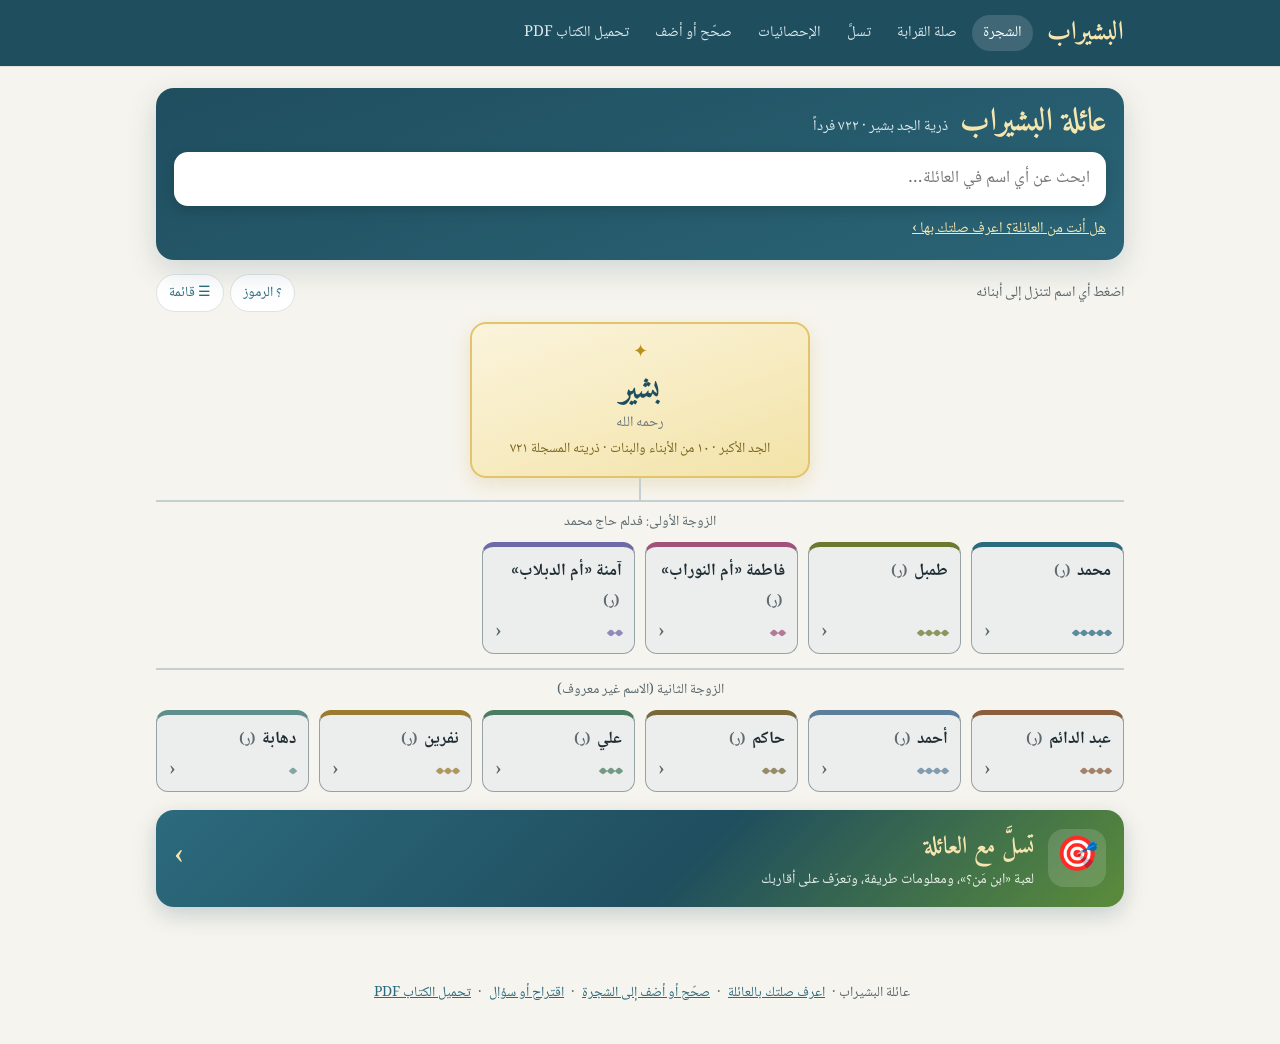
<file: index.html>
<!DOCTYPE html>
<html lang="ar" dir="rtl">
<head>
<meta name="robots" content="noindex, nofollow">
<meta charset="utf-8">
<meta name="viewport" content="width=device-width, initial-scale=1">
<title>عائلة البشيراب</title>
<meta name="description" content="شجرة عائلة البشيراب، ذرية الجد بشير: ابحث عن اسمك، واعرف صلة القرابة بين أي شخصين، وحمّل كتاب العائلة.">
<meta property="og:type" content="website">
<meta property="og:locale" content="ar_AR">
<meta property="og:site_name" content="عائلة البشيراب">
<meta property="og:title" content="شجرة عائلة البشيراب">
<meta property="og:description" content="ذرية الجد بشير: ابحث عن اسمك، واعرف صلة القرابة بين أي شخصين، وحمّل كتاب العائلة.">
<meta property="og:url" content="https://abdulhadibasheer11-debug.github.io/bashirab-family/">
<meta property="og:image" content="https://abdulhadibasheer11-debug.github.io/bashirab-family/og.png">
<meta property="og:image:width" content="1200">
<meta property="og:image:height" content="630">
<meta property="og:image:alt" content="شجرة عائلة البشيراب">
<meta name="twitter:card" content="summary_large_image">
<meta name="theme-color" content="#1f4e5f">
<link rel="manifest" href="manifest.webmanifest">
<link rel="icon" type="image/png" href="favicon.png">
<link rel="apple-touch-icon" href="apple-touch-icon.png">
<meta name="apple-mobile-web-app-title" content="البشيراب">
<meta name="apple-mobile-web-app-capable" content="yes">
<link rel="preload" href="fonts/naskh-400.woff" as="font" type="font/woff" crossorigin>
<link rel="preload" href="fonts/naskh-700.woff" as="font" type="font/woff" crossorigin>
<style>
@font-face{font-family:"Noto Naskh Arabic";font-weight:400;font-display:swap;src:url(fonts/naskh-400.woff) format("woff")}
@font-face{font-family:"Noto Naskh Arabic";font-weight:500 600;font-display:swap;src:url(fonts/naskh-600.woff) format("woff")}
@font-face{font-family:"Noto Naskh Arabic";font-weight:700 800;font-display:swap;src:url(fonts/naskh-700.woff) format("woff")}
@font-face{font-family:Amiri;font-weight:700;font-display:swap;src:url(fonts/amiri-Bold.woff) format("woff")}
:root{
  --ink:#1f2d33; --muted:#56656b; --line:#dde4e6; --bg:#f6f4ee; --card:#fff;
  --teal:#1f4e5f; --teal2:#2c6a7d; --gold:#b8901c; --gold-bg:#fbf4dc;
  --m:#2f6d93; --m-bg:#e9f2f8; --f:#a4466f; --f-bg:#fbedf3; --u-bg:#f1f1ef;
}
*{box-sizing:border-box}
body{margin:0;font-family:"Noto Naskh Arabic","Traditional Arabic",Tahoma,serif;font-size:17px;background:var(--bg);color:var(--ink);line-height:1.75}
a{color:inherit}
header{background:var(--teal);color:#fff;position:sticky;top:0;z-index:5;box-shadow:0 1px 0 rgba(0,0,0,.08)}
.hwrap{max-width:1000px;margin:auto;padding:10px 16px;display:flex;align-items:center;gap:14px;flex-wrap:wrap}
.brand{font-family:Amiri,serif;font-size:26px;text-decoration:none;color:#f5e6b0;white-space:nowrap}
nav{display:flex;gap:4px;flex-wrap:wrap}
nav a{color:#dbe8ec;text-decoration:none;padding:5px 11px;border-radius:999px;font-size:15px}
nav a.on,nav a:hover{background:rgba(255,255,255,.14);color:#fff}
.searchbox{position:relative;flex:1;min-width:200px}
#tabbar,#moresheet,#hsearch{display:none}
@media(max-width:700px){
  header{position:sticky;top:0}
  .hwrap{gap:8px;padding:6px 14px;min-height:44px}
  .brand{font-size:24px}
  #hsearch{display:grid;place-items:center;margin-inline-start:auto;width:42px;height:42px;border-radius:12px;border:0;background:rgba(255,255,255,.12);color:#fff;cursor:pointer}
  #hsearch svg{width:23px;height:23px;stroke:currentColor;fill:none;stroke-width:2.2;stroke-linecap:round}
  header.searching #hsearch{background:#f5e6b0;color:var(--teal)}
  #nav{display:none}
  #topsearch{display:none!important;width:100%;flex-basis:100%}
  header.searching #topsearch{display:block!important}
  .searchbox input{padding:9px 12px}
  body{padding-bottom:calc(64px + env(safe-area-inset-bottom))}
  #tabbar{display:flex;position:fixed;bottom:0;left:0;right:0;z-index:20;background:#fff;border-top:1px solid var(--line);
    box-shadow:0 -4px 16px rgba(31,78,95,.08);padding:4px 4px calc(4px + env(safe-area-inset-bottom))}
  #tabbar a,#tabbar button{flex:1;display:flex;flex-direction:column;align-items:center;gap:1px;padding:5px 0 3px;font:inherit;font-size:13.5px;
    color:var(--muted);text-decoration:none;background:none;border:0;border-radius:12px;cursor:pointer}
  #tabbar svg{width:23px;height:23px;stroke:currentColor;fill:none;stroke-width:1.8;stroke-linecap:round;stroke-linejoin:round}
  #tabbar .on{color:var(--teal);font-weight:700}
  #tabbar .on svg{stroke-width:2.3}
  #moresheet.open{display:block;position:fixed;inset:0;z-index:30;background:rgba(20,40,48,.35)}
  #moresheet .sheet{position:absolute;bottom:0;left:0;right:0;background:#fff;border-radius:18px 18px 0 0;padding:10px 14px calc(14px + env(safe-area-inset-bottom));animation:up .2s ease;touch-action:pan-x}
  #moresheet .sheet.drag{transition:none}
  #moresheet .sheet.back{transition:transform .2s ease}
  #moresheet .sheet a{display:block;padding:14px 8px;border-bottom:1px solid var(--line);color:var(--ink);text-decoration:none;font-size:17px}
  #moresheet .sheet a:last-child{border:0}
  #moresheet .grab{width:40px;height:4px;border-radius:2px;background:#d5dde0;margin:2px auto 6px}
}
@keyframes up{from{transform:translateY(40px);opacity:.4}to{transform:none;opacity:1}}
main.fade{animation:fadein .22s ease}
@keyframes fadein{from{opacity:0;transform:translateY(6px)}to{opacity:1;transform:none}}
.chip:active,.tcard:active,.bcard:active,.btn:active,#tabbar a:active,#tabbar button:active{transform:scale(.97)}
.searchbox input{width:100%;padding:9px 14px;border-radius:10px;border:0;font:inherit;font-size:16px;background:#fff;color:var(--ink)}
.results{z-index:40;position:absolute;top:calc(100% + 4px);right:0;left:0;background:#fff;border-radius:10px;box-shadow:0 8px 28px rgba(0,0,0,.18);max-height:60vh;overflow:auto;display:none;color:var(--ink)}
.results.show{display:block}
.results button{display:block;width:100%;text-align:right;border:0;background:none;padding:9px 14px;font:inherit;cursor:pointer;border-bottom:1px solid #f0f2f3}
.results button:hover,.results button.act{background:#f2f7f8}
.rnote{padding:8px 14px;font-size:14px;color:var(--muted);background:#fafbfb}
.results small{color:var(--muted);display:block;font-size:13.5px}
main{max-width:1000px;margin:auto;padding:22px 16px 60px}
h1{font-family:Amiri,serif;font-size:34px;margin:0 0 4px;color:var(--teal)}
h2{font-size:19px;margin:28px 0 10px;color:var(--teal)}
.lead{color:var(--muted);margin:0 0 18px}
.panel{background:var(--card);border:1px solid var(--line);border-radius:14px;padding:16px 18px;margin-bottom:14px}
.stats{display:grid;grid-template-columns:repeat(auto-fit,minmax(150px,1fr));gap:10px}
.stat{background:var(--card);border:1px solid var(--line);border-radius:12px;padding:12px 14px}
.stat b{display:block;font-size:26px;color:var(--teal)}
.stat span{color:var(--muted);font-size:14px}
.chips{display:flex;flex-wrap:wrap;gap:6px}
.chip{display:inline-flex;align-items:center;gap:5px;border:1.4px solid;border-radius:9px;padding:4px 11px;font-size:15.5px;text-decoration:none;cursor:pointer;background:#fff;line-height:1.5}
.chip.m{border-color:var(--m);background:var(--m-bg)}
.chip.f{border-color:var(--f);background:var(--f-bg)}
.chip.u{border-color:#aaa;background:var(--u-bg)}
.chip.dash{border-style:dashed;color:var(--muted);cursor:default;background:#fff}
.chip.hl{box-shadow:0 0 0 2.5px var(--gold)}
.chip:hover:not(.dash){filter:brightness(.96)}
.sym{color:#6a7a80;font-size:.9em}
.dead{color:#5f6a6e;font-weight:500;font-size:.85em;cursor:help;padding:2px 3px;margin:-2px -1px;border-radius:6px}
.dead:hover{background:rgba(0,0,0,.06)}
.rtip{position:absolute;z-index:60;background:#1f4e5f;color:#fff;font-size:15px;padding:5px 12px;border-radius:10px;box-shadow:0 4px 14px rgba(0,0,0,.2);pointer-events:none;animation:fadein .15s ease;white-space:nowrap}
.rtip:after{content:"";position:absolute;top:100%;left:50%;margin-left:-6px;border:6px solid transparent;border-top-color:#1f4e5f}
.trh{font-size:14.5px;color:#6b777b;margin-top:-2px}
.deadfull{font-size:.45em;color:#6b777b;font-weight:500;vertical-align:middle}
.chip.m.dd,.chip.f.dd,.chip.u.dd{border-color:#97a2a6;background:#eceeee}
.grouplbl{font-size:14px;color:var(--muted);margin:10px 0 6px}
.crumbs{font-size:15px;color:var(--muted);margin-bottom:10px;display:flex;flex-wrap:wrap;gap:4px;align-items:center}
.crumbs a{text-decoration:none;color:var(--teal2)}
.crumbs a:hover{text-decoration:underline}
.pcard{display:flex;gap:16px;align-items:flex-start;flex-wrap:wrap}
.avatar{width:64px;height:64px;border-radius:50%;display:grid;place-items:center;font-size:30px;font-family:Amiri,serif;font-weight:700;line-height:1;padding-bottom:6px;flex:none;border:2px solid}
.avatar.m{background:var(--m-bg);border-color:var(--m);color:var(--m)}
.avatar.f{background:var(--f-bg);border-color:var(--f);color:var(--f)}
.avatar.u{background:var(--u-bg);border-color:#aaa;color:#888}
.pname{font-size:28px;font-weight:700;margin:0}
.full{color:var(--muted);font-size:16px}
.facts{display:flex;flex-wrap:wrap;gap:6px;margin-top:8px}
.fact{background:#f3f5f5;border-radius:8px;padding:3px 10px;font-size:14.5px}
.fact.warn{background:var(--gold-bg);color:#6b5414}
.grid2{display:grid;grid-template-columns:1fr 1fr;gap:14px}
@media(max-width:700px){.grid2{grid-template-columns:1fr}.pname{font-size:23px}h1{font-size:28px}}
.mini{display:flex;flex-direction:column;align-items:center;gap:0;padding:6px 0}
.mini .row{display:flex;gap:8px;flex-wrap:wrap;justify-content:center}
.mini .vline{width:1.5px;height:18px;background:#9fb0b5}
.mini .me{font-size:17px;font-weight:700;padding:7px 16px;box-shadow:0 0 0 2.5px var(--gold)}
.tree ul{list-style:none;margin:0;padding-right:20px;border-right:1.5px solid #cdd7da}
.tree>ul{padding-right:0;border:0}
.tree li{margin:4px 0;position:relative}
.tree li>.ln{display:flex;align-items:center;gap:6px;flex-wrap:wrap}
.tog{width:24px;height:24px;border-radius:6px;border:1px solid var(--line);background:#fff;cursor:pointer;font-size:15px;line-height:1;color:var(--teal);flex:none}
.tog.ph{visibility:hidden}
.cnt{font-size:13.5px;color:var(--muted)}
.alsonote{font-size:13.5px;color:var(--gold)}
.relform{display:grid;grid-template-columns:1fr auto 1fr;gap:10px;align-items:end}
@media(max-width:700px){.relform{grid-template-columns:1fr}}
.pick label{font-size:14px;color:var(--muted);display:block;margin-bottom:4px}
.pick .searchbox input{border:1px solid var(--line)}
.pick .sel{margin-top:6px;min-height:34px}
.amp{font-size:22px;color:var(--gold);text-align:center;padding-bottom:6px}
.verdict{font-size:20px;font-weight:700;color:var(--teal);margin:4px 0 12px}
.path{display:flex;gap:18px;flex-wrap:wrap;justify-content:center;align-items:flex-start}
.path .col{display:flex;flex-direction:column-reverse;align-items:center;gap:0}
.path .arrow{color:#9fb0b5;font-size:15px;line-height:1.2}
.apex{text-align:center;margin-bottom:6px}
ol.miss{padding-right:20px}
ol.miss li{margin-bottom:8px}
.legend{display:flex;flex-wrap:wrap;gap:12px;font-size:14.5px;color:var(--muted);align-items:center}
footer{max-width:1000px;margin:auto;padding:0 16px 30px;color:var(--muted);font-size:14px;text-align:center}
.btn{display:inline-block;background:var(--teal);color:#fff;text-decoration:none;border-radius:10px;padding:8px 16px;font-size:15.5px;border:0;cursor:pointer;font:inherit}
.btn.ghost{background:#fff;color:var(--teal);border:1px solid var(--line)}
.empty{color:var(--muted);font-size:15px}
.sr-only{position:absolute;width:1px;height:1px;padding:0;margin:-1px;overflow:hidden;clip:rect(0,0,0,0);white-space:nowrap;border:0}
:focus-visible{outline:3px solid var(--gold);outline-offset:2px}
[tabindex="-1"]:focus,[tabindex="-1"]:focus-visible{outline:none}
.hero{background:linear-gradient(160deg,#1f4e5f 0%,#2a6476 100%);color:#fff;border-radius:18px;padding:26px 22px 20px;margin:0 0 22px;position:relative;box-shadow:0 10px 30px rgba(31,78,95,.18)}
.hero-in{display:flex;align-items:center;gap:18px;justify-content:space-between}
.hero-t{font-family:Amiri,serif;font-size:46px;line-height:1.15;color:#f5e6b0;margin:0}
.hero-sub{margin:6px 0 0;color:#dbe8ec;font-size:17px}
.hero-hi{margin:4px 0 0;color:#f5e6b0;font-size:16px}
.hero-hi a{color:#f5e6b0}
.hero-art{flex:none;width:150px;height:auto;opacity:.95}
.hero-search{margin-top:18px;max-width:none}
.hero-search input{padding:14px 18px;font-size:17px;border-radius:14px;box-shadow:0 4px 14px rgba(0,0,0,.15)}
.hero-links{margin-top:14px;font-size:15.5px;color:#a9c3cb;display:flex;gap:6px 14px;flex-wrap:wrap}
.hero-links a{color:#fff;text-decoration:none;border-bottom:1px solid rgba(255,255,255,.35)}
.askme{margin-top:14px;background:#fff;color:var(--ink);border-radius:14px;padding:14px 16px}
.askme b{font-size:17px;color:var(--teal)}
.askme p{margin:8px 0 0;font-size:14px;color:var(--muted)}
.askme .chips{margin-top:10px}
@media(max-width:560px){.hero{padding:22px 16px 16px;border-radius:16px}.hero-t{font-size:38px}.hero-art{width:96px}}
@media(max-width:700px){.hero-links{display:none}}
.tview{animation:tin .28s ease}
@keyframes tin{from{opacity:0;transform:translateY(10px)}to{opacity:1;transform:none}}
.tpath{font-size:14.5px;color:var(--muted);display:flex;flex-wrap:wrap;gap:4px;align-items:center;margin-bottom:10px}
.tpath a{color:var(--teal2);text-decoration:none;background:#fff;border:1px solid var(--line);border-radius:999px;padding:2px 10px}
.thead{border:2px solid;border-radius:16px;padding:14px 16px;text-align:center;max-width:460px;margin:0 auto;background:#fff}
.thead.m{border-color:var(--m);background:var(--m-bg)}.thead.f{border-color:var(--f);background:var(--f-bg)}
.thead.dd{border-color:#97a2a6;background:#eceeee}
.thn{font-size:24px;font-weight:700}
.ths{font-size:14px;color:var(--muted)}
.thc{font-size:14.5px;margin-top:4px;color:var(--ink)}
.thead .chips{justify-content:center;margin-top:10px}
.btn.sm{padding:5px 12px;font-size:14.5px}
.tvline{width:2px;height:22px;background:#c4cfd2;margin:0 auto}
.tgroup{border-top:2px solid #c4cfd2;padding-top:12px;margin-top:0}
.tgroup+.tgroup{margin-top:14px}
.tglbl{text-align:center;font-size:14px;color:var(--muted);margin:-4px 0 8px}
.tgrid{display:grid;grid-template-columns:repeat(auto-fill,minmax(150px,1fr));gap:10px}
.tcard{display:flex;flex-direction:column;gap:2px;text-decoration:none;color:var(--ink);border:1.5px solid;border-radius:12px;padding:10px 12px;background:#fff;transition:transform .12s,box-shadow .12s}
.tcard:hover{transform:translateY(-2px);box-shadow:0 6px 16px rgba(0,0,0,.08)}
.tcard.m{border-color:var(--m);background:var(--m-bg)}.tcard.f{border-color:var(--f);background:var(--f-bg)}
.tcard.dd{border-color:#97a2a6;background:#eceeee}
.tcard.leaf{border-style:dashed;opacity:.85}
.tcard.bc{border-top:5px solid var(--bc)}
.bcard.bc:before{background:var(--bc)}
.bdot{display:inline-block;width:10px;height:10px;border-radius:50%;background:var(--bc);margin-inline-end:6px;vertical-align:middle}
.fact.branch{background:color-mix(in srgb,var(--bc) 14%,#fff);color:var(--ink)}
.fact.branch a{text-decoration:none;font-weight:600}
.avatar.bc{box-shadow:0 0 0 4px #fff,0 0 0 7px var(--bc)}
.hometree{background:var(--card);border:1px solid var(--line);border-radius:16px;padding:14px}
.hometree .htop{display:flex;justify-content:center;gap:8px;flex-wrap:wrap;align-items:center;margin-bottom:6px}
.hometree .hsibs{display:flex;justify-content:center;gap:6px;flex-wrap:wrap;margin:6px 0 2px}
.hometree .hmore{display:flex;justify-content:center;margin-top:14px}
.hometree .hnote{font-size:14px;color:var(--muted);text-align:center;margin:10px 0 0}
#a2hs{display:none;margin:18px 0;background:var(--gold-bg);border:1px solid #ecd9a0;border-radius:14px;padding:12px 14px;font-size:15.5px}
#a2hs.show{display:block}
#a2hs b{color:var(--teal)}
#a2hs .row{display:flex;gap:8px;margin-top:8px;flex-wrap:wrap}
::view-transition-group(*){animation-duration:.32s;animation-timing-function:cubic-bezier(.2,.8,.2,1)}
::view-transition-old(root){animation:vtout .16s ease both}
::view-transition-new(root){animation:vtin .26s ease both}
::view-transition-new(tkids){animation:vtkids .34s cubic-bezier(.2,.8,.2,1) both}
::view-transition-old(tkids){animation:vtout .14s ease both}
@keyframes vtin{from{opacity:0}}
@keyframes vtout{to{opacity:0}}
@keyframes vtkids{from{opacity:0;transform:translateY(26px)}}
@media(prefers-reduced-motion:reduce){::view-transition-group(*),::view-transition-old(*),::view-transition-new(*){animation:none!important}}
.tcard .tn{font-weight:700;font-size:17px}
.tcard .ts{font-size:13.5px;color:var(--muted);line-height:1.5}
.tcard .tk{font-size:14px;color:var(--teal);margin-top:auto;padding-top:4px}
.tcard.leaf .tk{color:var(--muted)}
@media(max-width:560px){.tgrid{grid-template-columns:repeat(2,minmax(0,1fr))}}
.hero-actions{display:flex;gap:8px;flex-wrap:wrap;margin:-6px 0 18px}
.bgrid{display:grid;grid-template-columns:repeat(auto-fill,minmax(230px,1fr));gap:12px}
.bcard{display:block;text-decoration:none;color:inherit;background:var(--card);border:1px solid var(--line);border-radius:14px;padding:14px 16px;position:relative;overflow:hidden;transition:box-shadow .15s,transform .15s}
.bcard:hover{box-shadow:0 6px 18px rgba(31,78,95,.12);transform:translateY(-1px)}
.bcard:before{content:"";position:absolute;inset:0 0 auto 0;height:4px;background:var(--gold)}
.bcard .bn{font-size:19px;font-weight:700;color:var(--teal)}
.bcard .bs{font-size:14px;color:var(--muted);margin-top:2px}
.bcard .bnum{display:flex;gap:14px;margin-top:10px;font-size:14px;color:var(--muted)}
.bcard .bnum b{display:block;font-size:20px;color:var(--ink)}
.bcard .bkids{margin-top:8px;font-size:14px;color:var(--muted);line-height:1.6}
.news{border-right:4px solid var(--gold)}
.news ul{margin:4px 0 0;padding-right:18px}
.news li{margin:3px 0}
.news .nd{font-size:14px;color:var(--muted);margin-top:8px}
.bpick{display:flex;gap:6px;flex-wrap:wrap;margin-bottom:12px}
.bpick a{text-decoration:none;border:1px solid var(--line);background:#fff;border-radius:999px;padding:5px 12px;font-size:15px;color:var(--teal)}
.bpick a.on{background:var(--teal);color:#fff;border-color:var(--teal)}
.bpick a small{color:inherit;opacity:.7;margin-right:4px}
.askbox{margin-top:10px;background:#fff8e6;border:1px dashed #d8b85a;border-radius:10px;padding:8px 12px;font-size:15px}
.askbox a{color:var(--teal);font-weight:700}
.bars{display:flex;flex-direction:column;gap:7px}
.bar{display:grid;grid-template-columns:110px 1fr 44px;align-items:center;gap:8px;font-size:15px}
.bar a{color:var(--teal);text-decoration:none}
.bar .tr{background:#eef2f3;border-radius:6px;height:14px;overflow:hidden}
.bar .fl{background:var(--teal2);height:100%;border-radius:6px}
.bar .v{text-align:left;color:var(--muted);font-size:14px}
.rank{counter-reset:r;list-style:none;padding:0;margin:0}
.rank li{counter-increment:r;display:flex;justify-content:space-between;gap:8px;padding:6px 0;border-bottom:1px solid var(--line);font-size:15.5px}
.rank li:last-child{border:0}
.rank li:before{content:counter(r, arabic-indic);color:var(--gold);font-weight:700;width:22px}
.rank li span:first-of-type{flex:1}
.rank .v{color:var(--muted);font-size:14px}
h1.pname{font-family:inherit;color:var(--ink)}
#mebar .mewrap{max-width:1000px;margin:auto;padding:8px 16px;font-size:15px;display:flex;gap:10px;align-items:center;flex-wrap:wrap}
#mebar .meline{background:var(--gold-bg);border-bottom:1px solid #ecdca6;color:var(--ink)}
#mebar .meline a{color:var(--teal);font-weight:700;text-decoration:none}
.linkbtn{background:none;border:0;padding:0;font:inherit;color:var(--teal2);text-decoration:underline;cursor:pointer}
.mechoose{max-width:1000px;margin:16px auto 0;padding:0 16px}
.mechoose .panel{border:1.5px solid var(--gold);background:var(--gold-bg);margin:0}
.mechoose h2{margin:0 0 4px;font-size:19px;color:var(--teal)}
.mechoose p{margin:0 0 10px;color:var(--muted);font-size:15.5px}
.mechoose .row2{display:flex;gap:10px;align-items:flex-start;flex-wrap:wrap}
.mechoose .searchbox{max-width:420px}
.mechoose .searchbox input{width:100%;padding:9px 12px;border:1px solid #c9b77c;border-radius:10px;font:inherit;font-size:16px;background:#fff}
.mebox{margin-top:12px;border:1.5px solid var(--gold);background:var(--gold-bg);border-radius:12px;padding:10px 14px}
.mebox .melbl{font-size:14px;color:#8a6d12;font-weight:700;margin-bottom:2px}
.mebox .mel{font-size:16.5px;font-weight:700;color:var(--teal)}
.mebox .mside{display:block;font-size:14px;color:var(--muted);font-weight:400;margin:-2px 0 4px}
.mebox a{font-size:14.5px;color:var(--teal2)}
.fixform{display:flex;flex-direction:column;gap:14px;max-width:620px}
.fld label{display:block;font-size:15.5px;margin-bottom:4px;font-weight:500}
.fld input,.fld select,.fld textarea{width:100%;padding:9px 12px;border:1px solid #b9c6ca;border-radius:10px;font:inherit;font-size:16px;background:#fff;color:var(--ink)}
.fld textarea{resize:vertical}
.fld .opt{color:var(--muted);font-weight:400;font-size:14px}
#f-contact{text-align:right}
@media(max-width:700px){.fixform .btn{align-self:stretch}}
.fixform .btn{align-self:flex-start;padding:10px 26px}
.fstatus{margin:0;color:#8a2f2f;min-height:1em}
.fok{font-size:17px;color:var(--teal);font-weight:700;margin:0}
footer a{color:var(--teal2)}

/* ---------- وضع التعديل (لا يظهر إلا لمن فتح رابط #edit) */
#editbar .ewrap{max-width:1000px;margin:auto;padding:9px 16px;display:flex;gap:10px;align-items:center;flex-wrap:wrap;font-size:16px}
#editbar .eline{background:#e7f1ec;border-bottom:1px solid #b9d6c6;color:var(--ink)}
#editbar b{color:#1d5c3f}
#editbar .btn{padding:7px 14px}
.editp{border:1.5px solid #8fbfa6;background:#f4faf6}
.editp h2{margin:0 0 10px;font-size:19px}
.ebtns{display:grid;grid-template-columns:repeat(2,minmax(0,1fr));gap:10px}
.ebtns button{font:inherit;font-size:17px;padding:13px 10px;border-radius:12px;border:1px solid #9cc5ae;background:#fff;color:var(--teal);cursor:pointer;font-weight:500}
.ebtns button.on{background:var(--teal);color:#fff;border-color:var(--teal)}
.ebtns button.danger{color:#9b2c2c;border-color:#e3b4b4}
.eform{margin-top:14px;display:flex;flex-direction:column;gap:14px}
.eform:empty{display:none}
.eform .fld input,.eform .fld select,.eform .fld textarea{font-size:17px;padding:11px 13px}
.eform .row3,.row3{display:flex;gap:10px;flex-wrap:wrap}
.eform .row3 .btn{padding:11px 22px;font-size:17px}
.seg{display:flex;gap:8px}
.seg label{flex:1;text-align:center;border:1px solid #b9c6ca;border-radius:10px;padding:10px;font-size:17px;cursor:pointer;background:#fff;margin:0;position:relative}
.seg input{position:absolute;inset:0;width:100%;height:100%;margin:0;opacity:0;pointer-events:none}
.seg label:has(input:checked){background:var(--teal);color:#fff;border-color:var(--teal)}
.chk{display:flex;gap:10px;align-items:center;font-size:17px;cursor:pointer}
.chk input{width:22px;height:22px}
.emsg{margin:0;font-size:16px;color:#1d5c3f;font-weight:700;min-height:1em}
.emsg.err{color:#8a2f2f}
.tag{display:inline-block;font-size:13.5px;border-radius:6px;padding:1px 6px;margin-inline-start:4px;vertical-align:middle;font-weight:700}
.tag.new{background:#d8efe2;color:#1d5c3f}.tag.ed{background:#fbf0cf;color:#7a5b00}.tag.del{background:#f6dcdc;color:#8a2f2f}
.chip.addk{border:1.5px dashed #6aa888;color:#1d5c3f;background:#f4faf6;cursor:pointer;font:inherit}
.oplist{list-style:none;margin:0;padding:0;display:flex;flex-direction:column;gap:10px}
.oplist li{background:#fff;border:1px solid var(--line);border-radius:12px;padding:12px 14px;display:flex;gap:8px;align-items:flex-start;font-size:16.5px;flex-wrap:wrap}
.oplist .ot{flex:1;min-width:200px;line-height:1.7}
.oplist .ok{margin-inline-start:0;margin-inline-end:6px;font-size:14px;padding:1px 7px}
@media(max-width:700px){#editbar .ewrap{font-size:15px}.ebtns button{font-size:16px}}
#efab{position:fixed;bottom:18px;left:50%;transform:translateX(-50%);z-index:19;background:#1d5c3f;color:#fff;border-radius:999px;padding:13px 24px;font-size:16.5px;font-weight:700;box-shadow:0 6px 18px rgba(0,0,0,.28);text-decoration:none;white-space:nowrap;display:flex;gap:8px;align-items:center}
#efab[hidden]{display:none}
#efab .fabn{background:#fff;color:#1d5c3f;border-radius:999px;min-width:24px;height:24px;display:inline-flex;align-items:center;justify-content:center;font-size:15px;padding:0 6px}
body.hasfab #foot{padding-bottom:90px}
@media(max-width:700px){#efab{bottom:calc(76px + env(safe-area-inset-bottom))}}
.ef h2{margin:0 0 12px;font-size:19px}
.ef .fld input,.ef .fld textarea{font-size:17px;padding:11px 13px}
.ef .fld{margin-bottom:12px}
.emore summary{cursor:pointer;color:var(--teal2);font-size:16px;margin:10px 0}
.egrp{margin-bottom:16px}
.egrp .grouplbl{margin-bottom:6px}
.krows{display:flex;flex-direction:column;gap:8px;margin-bottom:8px}
.krow{display:flex;align-items:center;gap:6px 8px;flex-wrap:wrap;background:#fff;border:1px solid var(--line);border-radius:12px;padding:7px 9px}
.kctl{display:flex;gap:10px;align-items:center}
.krow .kname{flex:1;min-width:0;font:inherit;font-size:16.5px;padding:6px 10px;border:1px solid #b9c6ca;border-radius:9px}
.krow .ksym{font-size:16px;width:18px;text-align:center}.krow .ksym.m{color:var(--m)}.krow .ksym.f{color:var(--f)}
.krow .kdead{display:flex;align-items:center;gap:4px;font-size:15.5px;color:var(--muted)}
.krow .kdead input{width:19px;height:19px}
.krow .kdel{font:inherit;font-size:14.5px;border:1px solid #e3b4b4;color:#9b2c2c;background:#fff;border-radius:8px;padding:5px 9px;cursor:pointer}
.krow .kfam{font-size:15px;color:var(--teal);text-decoration:none;font-weight:700;white-space:nowrap}
.krow.del{background:#fbeeee;border-color:#e3b4b4}.krow.del .kname{text-decoration:line-through;color:#9b2c2c}
.krow.new{border:1.5px dashed #6aa888;background:#f4faf6}
.seg.sm label{padding:6px 10px;font-size:15.5px;flex:0 0 auto}
.addk{font-size:16.5px;padding:9px 14px}
.efsave{display:flex;gap:10px;flex-wrap:wrap;margin:6px 0 8px}
.efsave .btn{padding:12px 26px;font-size:16.5px}
.efsave #ef-save{flex:1;max-width:260px}
.searchbox.big input{font-size:18px;padding:13px 14px}
.btn.off{opacity:.45;cursor:not-allowed}
@media(max-width:700px){.kctl{flex-basis:100%;padding-inline-start:26px}.krow .kname{width:auto}.efsave #ef-save{max-width:none;flex-basis:100%}}
/* ---------- لوحة صاحب الموقع (#admin) */
.alinks{list-style:none;margin:0;padding:0;display:flex;flex-wrap:wrap;gap:8px 16px;font-size:17px}
.alinks a,.alist a{color:var(--teal);font-weight:700}
.alist{margin:0 0 14px;padding-inline-start:20px;line-height:1.9;font-size:16.5px}
.alist a.sm{font-weight:500;font-size:14.5px;color:var(--teal2);margin-inline-start:4px}
.anums{list-style:none;margin:0 0 14px;padding:0;font-size:16.5px;line-height:2}
.anums b{color:var(--teal);font-size:18px}
#a-vis #v-sum{font-size:18px}
#a-vis #v-sum b{color:var(--teal);font-size:22px}
.tblw{overflow-x:auto;margin:10px 0}
.atbl{border-collapse:collapse;width:100%;font-size:16px}
.atbl caption{text-align:start;font-weight:700;margin-bottom:6px}
.atbl th,.atbl td{border-bottom:1px solid var(--line);padding:7px 8px;text-align:start}
.atbl thead th{background:#eef3f2}
.muted{color:var(--muted);font-size:15px}
.ares{border:1px solid var(--line);border-radius:12px;padding:10px 14px;margin-top:12px;background:#fff}
.ares h3{margin:0 0 6px}
section[tabindex="-1"]:focus{outline:none}
.adminonly header,.adminonly #foot,.adminonly #tabbar,.adminonly #moresheet,.adminonly #mebar,.adminonly #editbar,.adminonly #efab,.adminonly #a2hs{display:none!important}
.adminonly body{padding-bottom:0!important}
.adminonly main{padding-top:20px}

/* الرئيسية: رأس الشجرة */
.htopcard{display:flex;flex-direction:column;align-items:center;gap:2px;max-width:240px;margin:4px auto 0;text-decoration:none;color:var(--teal);background:linear-gradient(160deg,#fbf4dc,#f3e3a8);border:2px solid #e2c56a;border-radius:18px;padding:12px 18px;box-shadow:0 6px 18px rgba(184,144,28,.18);transition:transform .15s}
.htopcard:hover{transform:translateY(-2px)}
.htopcard b{font-family:Amiri,serif;font-size:30px;line-height:1.2}
.htopcard span{font-size:14px;color:#7a6420}
.hcrown{font-size:18px;color:var(--gold);animation:twinkle 2.6s ease-in-out infinite}
@keyframes twinkle{50%{opacity:.35;transform:scale(.8)}}
.tleaves{display:inline-flex;gap:2px;margin-left:6px;vertical-align:middle}
.tleaves i{width:6px;height:6px;border-radius:50% 0;background:var(--bc,var(--teal2));opacity:.75;transform:rotate(45deg)}
.tcard{min-height:64px}
.tkids .tcard{animation:cardin .38s cubic-bezier(.2,.8,.2,1) both;animation-delay:calc(var(--i,0) * 35ms)}
@keyframes cardin{from{opacity:0;transform:translateY(14px) scale(.96)}}
.tgen{display:inline-block;margin-top:6px;font-size:13.5px;color:#7a6420;background:var(--gold-bg);border:1px solid #ecd9a0;border-radius:999px;padding:1px 10px}
/* تسلَّ مع العائلة */
.funban{display:flex;align-items:center;gap:14px;margin:18px 0 6px;padding:16px 18px;border-radius:18px;text-decoration:none;color:#fff;background:linear-gradient(135deg,#2c6a7d,#1f4e5f 55%,#5b8c3a);box-shadow:0 8px 22px rgba(31,78,95,.22);transition:transform .15s}
.funban:hover{transform:translateY(-2px)}
.funban .fbi{font-size:34px;flex:none;width:58px;height:58px;display:grid;place-items:center;background:rgba(255,255,255,.14);border-radius:16px}
.funban .fbt{flex:1;min-width:0}
.funban b{display:block;font-family:Amiri,serif;font-size:24px;color:#f5e6b0}
.funban small{display:block;font-size:14.5px;opacity:.9;line-height:1.6}
.funban .fbgo{margin-inline-start:auto;font-size:30px;color:#f5e6b0}

.fungrid{display:grid;grid-template-columns:repeat(auto-fill,minmax(250px,1fr));gap:12px}
.funcard{background:var(--card);border:1px solid var(--line);border-radius:16px;padding:14px 16px;display:flex;flex-direction:column;gap:8px;text-decoration:none;color:inherit;position:relative;overflow:hidden}
.funcard:before{content:"";position:absolute;inset:0 0 auto 0;height:4px}
.funcard.fact:before{background:#e8c86e}.funcard.meet:before{background:#c0603a}.funcard.play:before{background:#5b8c3a}.funcard.roots:before{background:#2c6a7d}
.funcard p{margin:0;line-height:1.8;font-size:16px}
.funcard .btn{align-self:flex-start;margin-top:auto}
.funcard.play{background:linear-gradient(160deg,#f2f8ee,#fff)}
.funcard.play:hover{box-shadow:0 6px 18px rgba(91,140,58,.18)}
.fct{font-weight:700;color:var(--teal);font-size:17px}
.funcard a:not(.btn):not(.lrung):not(.meetname){color:var(--teal2)}
.meetname{font-family:Amiri,serif;font-size:26px;text-decoration:none;font-weight:700}
.meetname.m{color:var(--m)}.meetname.f{color:var(--f)}
.meetsub{font-size:14px!important;color:var(--muted)}
.ladder{display:flex;flex-wrap:wrap;align-items:center;gap:4px;margin:2px 0}
.lrung{font-size:14px;text-decoration:none;border:1px solid var(--line);border-radius:999px;padding:1px 9px;background:#fff;color:var(--ink);animation:cardin .35s both;animation-delay:calc(var(--i,0) * 60ms)}
.lrung.m{border-color:var(--m)}.lrung.f{border-color:var(--f)}
.lrung:first-child{background:var(--gold-bg);border-color:#e2c56a;font-weight:700}
.larr{color:var(--muted);font-size:12px}
/* اللعبة */
.game{max-width:560px;margin:0 auto}
.gtop{display:flex;justify-content:space-between;font-size:15px;color:var(--muted)}
.gscore{color:var(--gold);font-weight:700}
.gbar{height:8px;background:#e6ecee;border-radius:99px;margin:8px 0 16px;overflow:hidden}
.gbar i{display:block;height:100%;background:linear-gradient(90deg,#5b8c3a,#b8901c);border-radius:99px;transition:width .4s}
.gq{font-size:21px;line-height:1.7;margin-bottom:14px;text-align:center}
.gq b{font-family:Amiri,serif;font-size:28px;color:var(--teal)}
.gopts{display:grid;gap:10px}
.gopt{font:inherit;font-size:18px;padding:13px;border-radius:14px;border:2px solid var(--line);background:#fff;cursor:pointer;transition:transform .12s,background .2s}
.gopt:hover:not(:disabled){border-color:var(--teal2);transform:translateY(-1px)}
.gopt{display:flex;align-items:center;justify-content:center;gap:8px;position:relative}
.gmark{position:absolute;inset-inline-start:14px;font-size:20px;font-weight:700}
.gopt.ok .gmark:before{content:"✓";color:#3f7a2a}.gopt.no .gmark:before{content:"✗";color:#b04a2c}
.gres{font-size:19px;font-weight:700;margin:0 0 4px}.gres.ok{color:#3f7a2a}.gres.no{color:#b04a2c}.gres b{color:var(--ink)}
.gnas{font-size:14.5px;color:var(--muted);margin:6px 0 4px!important}
.lrung.hl{background:#e7f4e1;border-color:#5b8c3a;border-width:2px;font-weight:700}
.lrung.self{font-weight:700;border-width:2px}
.gfb .btn{margin-top:14px;width:100%;font-size:17px;padding:12px}
.gopt.ok{background:#e7f4e1;border-color:#5b8c3a;animation:pop .35s}
.gopt.no{background:#fbe9e7;border-color:#c0603a;animation:shake .4s}
.gopt:disabled{cursor:default;color:var(--ink);opacity:1}
@keyframes pop{50%{transform:scale(1.05)}}
@keyframes shake{25%{transform:translateX(-6px)}75%{transform:translateX(6px)}}
.gfb{margin-top:14px}.gfb p{line-height:1.8}
.gend{text-align:center}
.gbig{font-family:Amiri,serif;font-size:64px;color:var(--teal);line-height:1.2}
.gmsg{font-size:20px;font-weight:700;color:var(--gold)}
.confetti{position:fixed;width:9px;height:9px;border-radius:2px;pointer-events:none;z-index:50;animation:conf 1s cubic-bezier(.2,.7,.4,1) forwards}
@keyframes conf{to{transform:translate(var(--dx),var(--dy)) rotate(var(--r));opacity:0}}
@media(prefers-reduced-motion:reduce){.tkids .tcard,.lrung,.hcrown{animation:none}}

/* لوحة التحكم المبسطة */
.tiles{display:grid;grid-template-columns:repeat(3,minmax(0,1fr));gap:8px;margin-bottom:6px}
@media(max-width:560px){.tile{padding:10px 6px}.tile b{font-size:30px!important}.tile span{font-size:13.5px!important}}
.tile{background:var(--card);border:1px solid var(--line);border-radius:16px;padding:14px;text-align:center}
.tile b{display:block;font-family:Amiri,serif;font-size:40px;line-height:1.2;color:var(--teal)}
.tile span{font-size:15px;color:var(--muted)}.tile small{color:var(--gold);font-size:13.5px}
.wk{display:flex;align-items:flex-end;justify-content:space-between;gap:6px;height:140px;padding:6px 4px 0}
.wd{flex:1;display:flex;flex-direction:column;align-items:center;justify-content:flex-end;gap:4px;font-size:13.5px}
.wd span{width:70%;max-width:40px;background:linear-gradient(#2c6a7d,#5d9aab);border-radius:8px 8px 3px 3px}
.wd:last-child span{background:linear-gradient(#b8901c,#e2c56a)}
.wd em{font-style:normal;font-weight:700;color:var(--teal)}.wd small{color:var(--muted)}
.adet{background:var(--card);border:1px solid var(--line);border-radius:14px;padding:10px 14px;margin-bottom:10px}
.adet summary{cursor:pointer;font-weight:700;color:var(--teal);font-size:17px;padding:4px 0}
.adet h3{font-size:16px;margin:12px 0 4px;color:var(--teal2)}
.bars{display:grid;gap:6px;margin-top:8px}
.bar{display:grid;grid-template-columns:130px 1fr 44px;align-items:center;gap:8px;text-decoration:none;color:var(--ink);font-size:15.5px}
.bar .bt{background:#eef2f3;border-radius:99px;height:12px;overflow:hidden}.bar .bt i{display:block;height:100%;border-radius:99px}
.bar b{color:var(--teal);text-align:end}
.ares{margin-top:12px}.ares p{margin:4px 0 8px;line-height:1.8}

/* الواجهة المختصرة ورأس الشجرة */
.hero.c{padding:16px 18px 16px;margin-bottom:14px}
.hc-top{display:flex;align-items:baseline;gap:6px 12px;flex-wrap:wrap}
.hero.c .hero-t{font-size:32px}
.hero.c .hero-sub{margin:0;font-size:15px}
.hero.c .hero-search{margin-top:12px}
.hero.c .hero-search input{padding:12px 16px}
.hero-me{display:inline-block;margin-top:10px;color:#f5e6b0;font-size:15px}
.tbar{display:flex;align-items:center;justify-content:space-between;gap:8px;margin-bottom:10px;min-height:30px}
.tbar .tpath{margin:0}
.thint{font-size:14.5px;color:var(--muted)}
.tbtns{display:flex;gap:6px;flex:none}
button.tlist{font:inherit;font-size:14px;cursor:pointer}
button.tlist[aria-expanded="true"]{background:var(--gold-bg);border-color:#e2c56a;color:#7a6420}
.lgpop{background:#fff;border:1px solid var(--line);border-radius:14px;padding:10px 14px;margin:0 0 12px;box-shadow:0 6px 18px rgba(31,78,95,.1);animation:fadein .18s ease}
.lgrow{display:flex;align-items:center;gap:8px;flex-wrap:wrap;font-size:15px;padding:5px 0;border-bottom:1px solid #eef2f3}
.lgrow:last-child{border:0}
.lgc{display:inline-block;font-size:14px;padding:2px 10px;border-radius:8px;border:1.5px solid}
.lgc.m{border-color:var(--m);background:var(--m-bg)}.lgc.f{border-color:var(--f);background:var(--f-bg)}.lgc.dd{border-color:#97a2a6;background:#eceeee}.lgc.leaf{border-style:dashed;border-color:var(--m)}
.tlist{flex:none;font-size:14px;color:var(--teal2);text-decoration:none;border:1px solid var(--line);background:#fff;border-radius:999px;padding:3px 12px}
h1.thn{font-family:inherit;color:inherit;margin:0;font-size:24px}
.thead.root{display:flex;flex-direction:column;align-items:center;gap:2px;max-width:340px;text-decoration:none;color:var(--teal);background:linear-gradient(160deg,#fbf4dc,#f3e3a8);border:2px solid #e2c56a;box-shadow:0 6px 18px rgba(184,144,28,.18)}
.thead.root .thn{font-family:Amiri,serif;font-size:32px;line-height:1.2}
.thead.root .ths{color:#7a6420}
.tcard{min-height:54px}
.tcard .tk{display:flex;align-items:center;justify-content:space-between}
.tgo{font-size:20px;line-height:1;color:var(--muted)}
.legend1{display:flex;flex-wrap:wrap;align-items:center;gap:6px 12px;font-size:14px;color:var(--muted);margin:18px 0 0}
.lg{display:inline-block;width:16px;height:12px;border-radius:4px;border:1.5px solid;margin-inline-end:-6px;vertical-align:middle}
.lg.m{border-color:var(--m);background:var(--m-bg)}.lg.f{border-color:var(--f);background:var(--f-bg)}.lg.dd{border-color:#97a2a6;background:#eceeee}.lg.leaf{border-style:dashed;border-color:var(--m)}

/* إصلاحات المراجعة ٢٣ نوفمبر */
.hero{z-index:6}.searchbox{position:relative;z-index:6}
.prh{font-size:16px;color:#56656b;margin:-2px 0 4px}
.chip{min-height:40px}
.btn.sm{min-height:40px}
.tlist{min-height:38px;display:inline-flex;align-items:center}
.tpath a{display:inline-block;padding:6px 12px}
footer a{display:inline-block;padding:8px 4px}
.sendnow{display:flex;justify-content:center;margin-top:12px;font-size:18px;padding:13px;background:#3f7a2a;border-color:#3f7a2a}
.efsave #ef-del,.efsave #ef-rm{margin-inline-start:auto}
@media(max-width:700px){.efsave #ef-del,.efsave #ef-rm{margin-top:18px;margin-inline-start:0}}
.miss{color:#8a6d1c;font-weight:500;font-size:.8em}
</style>
</head>
<body>
<header><div class="hwrap">
  <a class="brand" href="#">البشيراب</a>
  <button type="button" id="hsearch" aria-label="بحث"><svg viewBox="0 0 24 24"><circle cx="11" cy="11" r="6.5"/><path d="M20 20l-4.3-4.3"/></svg></button>
  <nav id="nav" aria-label="القائمة الرئيسية">
    <a href="#" data-v="tree">الشجرة</a>
    <a href="#relation" data-v="relation">صلة القرابة</a>
    <a href="#fun" data-v="fun">تسلَّ</a>
    <a href="#stats" data-v="stats">الإحصائيات</a>
    <a href="#edit" data-v="edit">صحّح أو أضف</a>
    <a href="bashirab-family-book.pdf" download="شجرة عائلة البشيراب - الإصدار الأول 2026.pdf">تحميل الكتاب PDF</a>
  </nav>
  <div class="searchbox" id="topsearch"><input type="search" placeholder="ابحث عن اسم…" aria-label="ابحث عن اسم في العائلة" autocomplete="off"><div class="results"></div></div>
</div></header>
<div id="live" class="sr-only" aria-live="polite"></div>
<div id="editbar"></div>
<a id="efab" href="#edits" hidden></a>
<div id="mebar"></div>
<main id="app" tabindex="-1"></main>
<footer id="foot"></footer>
<nav id="tabbar" aria-label="التنقل">
  <a href="#tree" data-v="tree"><svg viewBox="0 0 24 24"><rect x="9" y="3" width="6" height="4" rx="1"/><rect x="3" y="16" width="6" height="4" rx="1"/><rect x="15" y="16" width="6" height="4" rx="1"/><path d="M12 7v4M6 16v-3h12v3"/></svg>الشجرة</a>
  <a href="#fun" data-v="fun"><svg viewBox="0 0 24 24"><circle cx="12" cy="12" r="8"/><circle cx="12" cy="12" r="4.5"/><circle cx="12" cy="12" r="1.2"/></svg>تسلَّ</a>
  <a href="#relation" data-v="relation"><svg viewBox="0 0 24 24"><circle cx="7" cy="8" r="3"/><circle cx="17" cy="8" r="3"/><path d="M2 20c0-3 2.5-5 5-5s5 2 5 5M12 20c0-3 2.5-5 5-5s5 2 5 5"/></svg>القرابة</a>
  <button type="button" id="tabmore" data-v="more"><svg viewBox="0 0 24 24"><circle cx="5" cy="12" r="1.3"/><circle cx="12" cy="12" r="1.3"/><circle cx="19" cy="12" r="1.3"/></svg>المزيد</button>
</nav>
<div id="moresheet"><div class="sheet" role="menu">
  <div class="grab"></div>
  <a href="#stats">الإحصائيات</a>
  <a href="#edit">صحّح أو أضف إلى الشجرة</a>
  <a href="#fix">اقتراح أو سؤال</a>
  <a href="bashirab-family-book.pdf" download="شجرة عائلة البشيراب - الإصدار الأول 2026.pdf">تحميل كتاب العائلة PDF</a>
  <a href="#" id="moreme">اعرف صلتك بالعائلة</a>
</div></div>

<script>
const DATA = {"people": [{"id": "0", "name": "بشير", "gender": "ذكر", "father": null, "mother": null, "father_txt": "", "group": "", "spouse": "فدلم حاج محمد، وزوجة أخرى", "notes": "الجد الأكبر", "dead": true, "unknown": "", "alias": "", "kids": ["1", "0.2", "0.6", "0.7", "0.5", "0.3", "0.4", "0.8", "0.9", "0.10"]}, {"id": "1", "name": "محمد", "gender": "ذكر", "father": "0", "mother": null, "father_txt": "", "group": "الزوجة الأولى: فدلم حاج محمد", "spouse": "", "notes": "", "dead": true, "unknown": "", "alias": "", "kids": ["1.5", "1.6", "1.8", "1.15", "1.17", "1.18", "1.1", "1.2", "1.4", "1.9", "1.10", "1.11", "1.12", "1.13", "1.14"]}, {"id": "0.2", "name": "طمبل", "gender": "ذكر", "father": "0", "mother": null, "father_txt": "", "group": "الزوجة الأولى: فدلم حاج محمد", "spouse": "", "notes": "", "dead": true, "unknown": "", "alias": "", "kids": ["0.2.1"]}, {"id": "0.6", "name": "فاطمة", "gender": "أنثى", "father": "0", "mother": null, "father_txt": "", "group": "الزوجة الأولى: فدلم حاج محمد", "spouse": "محمد صالح إدريس محمد أبو بكر", "notes": "الأم الكبرى للنوراب", "dead": true, "unknown": "", "alias": "أم النوراب", "kids": ["0.6.1", "0.6.2", "0.6.3", "0.6.4", "0.6.5", "0.6.6", "0.6.7", "0.6.8"]}, {"id": "0.7", "name": "آمنة", "gender": "أنثى", "father": "0", "mother": null, "father_txt": "", "group": "الزوجة الأولى: فدلم حاج محمد", "spouse": "فرح", "notes": "الأم الكبرى للدبلاب أهل دبلة", "dead": true, "unknown": "", "alias": "أم الدبلاب", "kids": ["0.7.1", "0.7.2", "0.7.3", "0.7.4"]}, {"id": "0.3", "name": "أحمد", "gender": "ذكر", "father": "0", "mother": null, "father_txt": "", "group": "الزوجة الثانية", "spouse": "", "notes": "", "dead": true, "unknown": "", "alias": "", "kids": ["0.3.2", "0.3.1", "0.3.3", "0.3.4"]}, {"id": "0.4", "name": "حاكم", "gender": "ذكر", "father": "0", "mother": null, "father_txt": "", "group": "الزوجة الثانية", "spouse": "", "notes": "", "dead": true, "unknown": "", "alias": "", "kids": ["0.4.1", "0.4.2", "0.4.3", "0.4.4", "0.4.5"]}, {"id": "0.5", "name": "عبد الدائم", "gender": "ذكر", "father": "0", "mother": null, "father_txt": "", "group": "الزوجة الثانية", "spouse": "زوجة من حامدنارتي، وفاطمة «كلتوم»", "notes": "", "dead": true, "unknown": "", "alias": "", "kids": ["0.5.3", "0.5.4", "0.5.5", "0.5.1", "0.5.2", "0.5.6", "0.5.7"]}, {"id": "0.8", "name": "علي", "gender": "ذكر", "father": "0", "mother": null, "father_txt": "", "group": "الزوجة الثانية", "spouse": "فاطمة إدريس «كلتوم»", "notes": "", "dead": true, "unknown": "", "alias": "", "kids": ["0.8.1", "0.8.2", "0.8.3"]}, {"id": "1.1", "name": "دياب", "gender": "ذكر", "father": "1", "mother": null, "father_txt": "", "group": "الزوجة الثانية: كلتوم", "spouse": "روضة الطاهر، وزينب فضل حرنان", "notes": "", "dead": true, "unknown": "", "alias": "", "kids": ["1.1.7", "1.1.8", "1.1.9", "1.1.1", "1.1.2", "1.1.3", "1.1.4", "1.1.5", "1.1.6", "1.1.10"]}, {"id": "1.2", "name": "عثمان", "gender": "ذكر", "father": "1", "mother": null, "father_txt": "", "group": "الزوجة الثانية: كلتوم", "spouse": "آمنة فضل إسماعيل، وزينب الملك طمبل", "notes": "زوجته آمنة فضل إسماعيل من قبيلة محسية", "dead": true, "unknown": "", "alias": "", "kids": ["1.2.2", "1.2.3", "1.2.1", "1.2.4", "1.2.5"]}, {"id": "1.4", "name": "عجائب", "gender": "أنثى", "father": "1", "mother": null, "father_txt": "", "group": "الزوجة الثانية: كلتوم", "spouse": "حسين طمبل بشير", "notes": "", "dead": true, "unknown": "", "alias": "", "kids": ["0.2.1.1", "0.2.1.2", "0.2.1.3", "0.2.1.4"]}, {"id": "1.5", "name": "خيري", "gender": "ذكر", "father": "1", "mother": null, "father_txt": "", "group": "الزوجة الأولى: شُمَّة", "spouse": "ستنا عمر", "notes": "", "dead": true, "unknown": "", "alias": "", "kids": ["1.5.2", "1.5.1", "1.5.6", "1.5.5", "1.5.3", "1.5.4"]}, {"id": "1.6", "name": "عبد الله", "gender": "ذكر", "father": "1", "mother": null, "father_txt": "", "group": "الزوجة الأولى: شُمَّة", "spouse": "زينب الملك طمبل، وآمنة الطاهر", "notes": "زوجته آمنة الطاهر من جزيرة أرتقاشا", "dead": true, "unknown": "", "alias": "عبدون", "kids": ["1.6.1", "1.6.4", "1.6.5", "1.6.6", "1.6.7", "1.6.8", "1.6.9", "1.6.10", "1.6.2"]}, {"id": "1.8", "name": "إدريس", "gender": "ذكر", "father": "1", "mother": null, "father_txt": "", "group": "الزوجة الأولى: شُمَّة", "spouse": "عائشة أبكر", "notes": "", "dead": true, "unknown": "", "alias": "", "kids": ["1.8.3", "1.8.1", "1.8.2", "1.8.4"]}, {"id": "1.9", "name": "شريف", "gender": "ذكر", "father": "1", "mother": null, "father_txt": "", "group": "الزوجة الثالثة: آمنة الحاج", "spouse": "جارة أحمد بشير (ر)", "notes": "", "dead": true, "unknown": "", "alias": "", "kids": ["1.9.1", "1.9.2"]}, {"id": "1.10", "name": "بشير", "gender": "ذكر", "father": "1", "mother": null, "father_txt": "", "group": "الزوجة الثالثة: آمنة الحاج", "spouse": "أم الحسين إدريس، وفاطمة فتح الرحمن، وسعدية", "notes": "", "dead": true, "unknown": "", "alias": "", "kids": ["1.10.2", "1.10.3", "1.10.1", "1.10.4", "1.10.5", "1.10.6", "1.10.7"]}, {"id": "1.11", "name": "فضل", "gender": "ذكر", "father": "1", "mother": null, "father_txt": "", "group": "الزوجة الثالثة: آمنة الحاج", "spouse": "ستنا عبد الدائم بشير، ومكة الزين حاكم بشير، وسعيدة ساتي، وفاطمة عثمان", "notes": "", "dead": true, "unknown": "", "alias": "", "kids": ["1.11.2", "1.11.1", "1.11.4", "1.11.5", "1.11.7", "1.11.6", "1.11.3"]}, {"id": "1.12", "name": "محمد عثمان", "gender": "ذكر", "father": "1", "mother": null, "father_txt": "", "group": "الزوجة الثالثة: آمنة الحاج", "spouse": "فاطمة حمد وديدي", "notes": "", "dead": true, "unknown": "", "alias": "", "kids": ["1.12.1", "1.12.2", "1.12.3", "1.12.4", "1.12.5", "1.12.6", "1.12.7", "1.12.8", "1.12.9"]}, {"id": "1.13", "name": "فاطمة", "gender": "أنثى", "father": "1", "mother": null, "father_txt": "", "group": "الزوجة الثالثة: آمنة الحاج", "spouse": "", "notes": "", "dead": true, "unknown": "", "alias": "دوشة", "kids": ["1.13.1", "1.13.2", "1.13.3", "1.13.4"]}, {"id": "1.14", "name": "فدلم", "gender": "أنثى", "father": "1", "mother": null, "father_txt": "", "group": "الزوجة الثالثة: آمنة الحاج", "spouse": "أحمد أنقراوي", "notes": "", "dead": true, "unknown": "", "alias": "", "kids": ["1.14.1"]}, {"id": "1.15", "name": "عباس", "gender": "ذكر", "father": "1", "mother": null, "father_txt": "", "group": "الزوجة الأولى: شُمَّة", "spouse": "", "notes": "هاجر إلى مصر، وهو مفقود لا يُعرف عنه شيء", "dead": false, "unknown": "", "alias": "", "missing": true, "kids": []}, {"id": "1.8.1", "name": "عبد الله", "gender": "ذكر", "father": "1.8", "mother": null, "father_txt": "", "group": "", "spouse": "دهابة بشير", "notes": "", "dead": true, "unknown": "", "alias": "", "kids": ["1.10.5.1", "1.10.5.2", "1.10.5.3", "1.10.5.4", "1.10.5.5"]}, {"id": "1.9.1", "name": "الحاج محمد", "gender": "ذكر", "father": "1.9", "mother": "0.3.1", "father_txt": "", "group": "", "spouse": "نعمات محمد عثمان محمد بشير", "notes": "", "dead": false, "unknown": "", "alias": "حانجمت", "kids": ["1.12.6.1", "1.12.6.2", "1.12.6.3", "1.12.6.4", "1.12.6.5", "1.12.6.6", "1.12.6.7"]}, {"id": "1.9.2", "name": "محمد", "gender": "ذكر", "father": "1.9", "mother": "0.3.1", "father_txt": "", "group": "", "spouse": "ليبة بشير", "notes": "", "dead": false, "unknown": "", "alias": "", "kids": ["1.10.4.1", "1.10.4.2", "1.10.4.3", "1.10.4.4", "1.10.4.5", "1.10.4.6", "1.10.4.7"]}, {"id": "1.11.1", "name": "عبد الدائم", "gender": "ذكر", "father": "1.11", "mother": "0.4.5", "father_txt": "", "group": "الزوجة الثانية: مكة الزين حاكم بشير", "spouse": "", "notes": "", "dead": true, "unknown": "", "alias": "", "kids": []}, {"id": "1.11.2", "name": "محمد", "gender": "ذكر", "father": "1.11", "mother": "0.5.7", "father_txt": "", "group": "الزوجة الأولى: ستنا عبد الدائم بشير", "spouse": "آمنة بشير", "notes": "", "dead": true, "unknown": "", "alias": "", "kids": ["1.10.3.1", "1.10.3.2", "1.10.3.3", "1.10.3.4", "1.10.3.5", "1.10.3.6", "1.10.3.7", "1.10.3.8"]}, {"id": "1.11.3", "name": "صلاح", "gender": "ذكر", "father": "1.11", "mother": null, "father_txt": "", "group": "الزوجة الرابعة: فاطمة عثمان", "spouse": "شريفة حسن حسين طمبل، وستنا الحاج سعيد", "notes": "له زوجتان", "dead": true, "unknown": "", "alias": "", "kids": ["1.11.3.5", "1.11.3.1", "1.11.3.2", "1.11.3.3", "1.11.3.4", "1.11.3.6", "1.11.3.8", "1.11.3.10", "1.11.3.7", "1.11.3.9"]}, {"id": "1.11.3.1", "name": "طارق", "gender": "ذكر", "father": "1.11.3", "mother": "0.2.1.3.6", "father_txt": "", "group": "الزوجة الأولى: شريفة حسن حسين طمبل", "spouse": "", "notes": "", "dead": false, "unknown": "", "alias": "", "kids": ["1.11.3.1.1"]}, {"id": "1.11.3.2", "name": "معاوية", "gender": "ذكر", "father": "1.11.3", "mother": "0.2.1.3.6", "father_txt": "", "group": "الزوجة الأولى: شريفة حسن حسين طمبل", "spouse": "", "notes": "", "dead": false, "unknown": "", "alias": "", "kids": []}, {"id": "1.11.3.3", "name": "سلوى", "gender": "أنثى", "father": "1.11.3", "mother": "0.2.1.3.6", "father_txt": "", "group": "الزوجة الأولى: شريفة حسن حسين طمبل", "spouse": "", "notes": "", "dead": false, "unknown": "", "alias": "", "kids": ["1.11.3.3.1"]}, {"id": "1.11.3.4", "name": "إيمان", "gender": "أنثى", "father": "1.11.3", "mother": "0.2.1.3.6", "father_txt": "", "group": "الزوجة الأولى: شريفة حسن حسين طمبل", "spouse": "", "notes": "", "dead": false, "unknown": "", "alias": "", "kids": []}, {"id": "1.11.3.5", "name": "عمر", "gender": "ذكر", "father": "1.11.3", "mother": "0.2.1.3.6", "father_txt": "", "group": "الزوجة الأولى: شريفة حسن حسين طمبل", "spouse": "", "notes": "", "dead": true, "unknown": "", "alias": "", "kids": []}, {"id": "1.11.3.6", "name": "محمد", "gender": "ذكر", "father": "1.11.3", "mother": null, "father_txt": "", "group": "الزوجة الثانية: ستنا الحاج سعيد", "spouse": "شيماء الطيب", "notes": "", "dead": false, "unknown": "ابن آخر وبنتان (غير مؤكد)", "alias": "", "kids": ["1.10.4.3.1.1"]}, {"id": "1.11.3.7", "name": "تقوى", "gender": "أنثى", "father": "1.11.3", "mother": "0.2.1.3.6", "father_txt": "", "group": "الزوجة الثانية: ستنا الحاج سعيد", "spouse": "", "notes": "", "dead": false, "unknown": "", "alias": "", "kids": []}, {"id": "1.11.3.8", "name": "فضل", "gender": "ذكر", "father": "1.11.3", "mother": null, "father_txt": "", "group": "الزوجة الثانية: ستنا الحاج سعيد", "spouse": "", "notes": "", "dead": false, "unknown": "", "alias": "", "kids": []}, {"id": "1.11.3.9", "name": "ريم", "gender": "أنثى", "father": "1.11.3", "mother": null, "father_txt": "", "group": "الزوجة الثانية: ستنا الحاج سعيد", "spouse": "", "notes": "", "dead": false, "unknown": "", "alias": "", "kids": []}, {"id": "1.11.3.1.1", "name": "عمر", "gender": "ذكر", "father": "1.11.3.1", "mother": null, "father_txt": "", "group": "", "spouse": "", "notes": "", "dead": false, "unknown": "", "alias": "", "kids": []}, {"id": "1.11.4", "name": "بشير", "gender": "ذكر", "father": "1.11", "mother": null, "father_txt": "", "group": "الزوجة الثالثة: سعيدة ساتي", "spouse": "", "notes": "", "dead": true, "unknown": "", "alias": "", "kids": ["1.11.4.1", "1.11.4.2", "1.11.4.3", "1.11.4.4", "1.11.4.5"]}, {"id": "1.11.4.1", "name": "رامي", "gender": "ذكر", "father": "1.11.4", "mother": null, "father_txt": "", "group": "", "spouse": "", "notes": "", "dead": false, "unknown": "", "alias": "", "kids": []}, {"id": "1.11.4.2", "name": "ريماز", "gender": "أنثى", "father": "1.11.4", "mother": null, "father_txt": "", "group": "", "spouse": "", "notes": "", "dead": false, "unknown": "", "alias": "", "kids": []}, {"id": "1.11.4.3", "name": "سعيدة", "gender": "أنثى", "father": "1.11.4", "mother": null, "father_txt": "", "group": "", "spouse": "", "notes": "", "dead": false, "unknown": "", "alias": "", "kids": []}, {"id": "1.11.4.4", "name": "رفيدة", "gender": "أنثى", "father": "1.11.4", "mother": null, "father_txt": "", "group": "", "spouse": "", "notes": "", "dead": false, "unknown": "", "alias": "", "kids": []}, {"id": "1.11.4.5", "name": "أبرار", "gender": "أنثى", "father": "1.11.4", "mother": null, "father_txt": "", "group": "", "spouse": "", "notes": "", "dead": false, "unknown": "", "alias": "", "kids": []}, {"id": "1.11.5", "name": "مهدي", "gender": "ذكر", "father": "1.11", "mother": null, "father_txt": "", "group": "الزوجة الثالثة: سعيدة ساتي", "spouse": "حفصة طمبل عثمان (ر)", "notes": "", "dead": false, "unknown": "", "alias": "", "kids": ["1.11.5.1", "1.11.5.2", "1.11.5.3", "1.11.5.4", "1.11.5.5", "1.11.5.6"]}, {"id": "1.11.5.1", "name": "عبد السميع", "gender": "ذكر", "father": "1.11.5", "mother": "1.2.5.5", "father_txt": "", "group": "", "spouse": "", "notes": "", "dead": false, "unknown": "", "alias": "", "kids": []}, {"id": "1.11.5.2", "name": "محمد", "gender": "ذكر", "father": "1.11.5", "mother": "1.2.5.5", "father_txt": "", "group": "", "spouse": "", "notes": "", "dead": false, "unknown": "", "alias": "", "kids": []}, {"id": "1.11.5.3", "name": "صباح", "gender": "أنثى", "father": "1.11.5", "mother": "1.2.5.5", "father_txt": "", "group": "", "spouse": "", "notes": "", "dead": false, "unknown": "", "alias": "", "kids": []}, {"id": "1.11.5.4", "name": "صفاء", "gender": "أنثى", "father": "1.11.5", "mother": "1.2.5.5", "father_txt": "", "group": "", "spouse": "", "notes": "", "dead": false, "unknown": "", "alias": "", "kids": []}, {"id": "1.11.5.5", "name": "معتصم", "gender": "ذكر", "father": "1.11.5", "mother": "1.2.5.5", "father_txt": "", "group": "", "spouse": "", "notes": "", "dead": false, "unknown": "", "alias": "", "kids": []}, {"id": "1.11.5.6", "name": "مهند", "gender": "ذكر", "father": "1.11.5", "mother": "1.2.5.5", "father_txt": "", "group": "", "spouse": "", "notes": "", "dead": false, "unknown": "", "alias": "", "kids": []}, {"id": "1.11.6", "name": "نصرة", "gender": "أنثى", "father": "1.11", "mother": null, "father_txt": "", "group": "الزوجة الثالثة: سعيدة ساتي", "spouse": "", "notes": "", "dead": false, "unknown": "", "alias": "", "kids": []}, {"id": "1.11.7", "name": "سيد أحمد", "gender": "ذكر", "father": "1.11", "mother": null, "father_txt": "", "group": "الزوجة الثالثة: سعيدة ساتي", "spouse": "فاطمة محمد دياب محمد بشير", "notes": "", "dead": true, "unknown": "", "alias": "", "kids": ["1.11.7.1", "1.11.7.2", "1.11.7.3", "1.11.7.4"]}, {"id": "1.11.7.1", "name": "ياسر", "gender": "ذكر", "father": "1.11.7", "mother": "1.10.2.5", "father_txt": "", "group": "", "spouse": "", "notes": "", "dead": false, "unknown": "", "alias": "", "kids": []}, {"id": "1.11.7.2", "name": "عمار", "gender": "ذكر", "father": "1.11.7", "mother": "1.10.2.5", "father_txt": "", "group": "", "spouse": "", "notes": "", "dead": false, "unknown": "", "alias": "", "kids": []}, {"id": "1.11.7.3", "name": "أحمد", "gender": "ذكر", "father": "1.11.7", "mother": "1.10.2.5", "father_txt": "", "group": "", "spouse": "", "notes": "", "dead": false, "unknown": "", "alias": "", "kids": []}, {"id": "1.11.7.4", "name": "محمد", "gender": "ذكر", "father": "1.11.7", "mother": "1.10.2.5", "father_txt": "", "group": "", "spouse": "", "notes": "", "dead": false, "unknown": "", "alias": "", "kids": []}, {"id": "1.5.1", "name": "علي", "gender": "ذكر", "father": "1.5", "mother": null, "father_txt": "", "group": "", "spouse": "زينب محمد عثمان محمد بشير، ثم رقية محمد دياب", "notes": "", "dead": false, "unknown": "", "alias": "", "kids": ["1.12.1.2", "1.12.1.3", "1.5.1.1", "1.5.1.2", "1.5.1.3"]}, {"id": "1.5.2", "name": "محمد", "gender": "ذكر", "father": "1.5", "mother": null, "father_txt": "", "group": "", "spouse": "", "notes": "", "dead": false, "unknown": "", "alias": "", "kids": []}, {"id": "1.5.3", "name": "زينب", "gender": "أنثى", "father": "1.5", "mother": null, "father_txt": "", "group": "", "spouse": "محمد «بقارة» عبد الدائم بشير", "notes": "", "dead": false, "unknown": "", "alias": "", "kids": ["1.5.3.1", "1.5.3.2", "1.5.3.3", "1.5.3.4"]}, {"id": "1.5.4", "name": "نفرين", "gender": "أنثى", "father": "1.5", "mother": null, "father_txt": "", "group": "", "spouse": "محمد حسن", "notes": "", "dead": false, "unknown": "", "alias": "شامة", "kids": ["1.5.4.1", "1.5.4.2", "1.5.4.3", "1.5.4.4", "1.5.4.5"]}, {"id": "1.5.1.1", "name": "محمود", "gender": "ذكر", "father": "1.5.1", "mother": null, "father_txt": "", "group": "الزوجة الثانية: رقية محمد دياب", "spouse": "نفيسة عبد المنعم محمد عثمان", "notes": "", "dead": false, "unknown": "", "alias": "", "kids": ["1.12.2.6.1", "1.12.2.6.2", "1.12.2.6.7", "1.12.2.6.3", "1.12.2.6.4", "1.12.2.6.5", "1.12.2.6.6"]}, {"id": "1.6.1", "name": "الحاج محمد", "gender": "ذكر", "father": "1.6", "mother": null, "father_txt": "", "group": "الزوجة: آمنة الطاهر", "spouse": "سبوكة زبير الملك، ونصرة علي", "notes": "زوجته نصرة علي من حامدنارتي", "dead": true, "unknown": "", "alias": "حانجمت", "kids": ["1.6.1.1", "1.6.1.4", "1.6.1.3", "1.6.1.5", "1.6.1.6", "1.6.1.2"]}, {"id": "1.6.1.1", "name": "عبد الله", "gender": "ذكر", "father": "1.6.1", "mother": null, "father_txt": "", "group": "الزوجة الأولى: سبوكة زبير الملك", "spouse": "فاطمة فقيري، ورقية طمبل حسين «اللقية» (ر)، وعائشة عبد الله", "notes": "له ثلاث زوجات", "dead": true, "unknown": "", "alias": "", "kids": ["1.6.1.1.7", "1.6.1.1.8", "1.6.1.1.9", "1.6.1.1.10", "1.6.1.1.11", "1.6.1.1.12", "1.6.1.1.13", "1.6.1.1.14", "1.6.1.1.15", "1.6.1.1.16", "1.6.1.1.17", "1.6.1.1.18", "1.6.1.1.1", "1.6.1.1.2", "1.6.1.1.3", "1.6.1.1.4", "1.6.1.1.5", "1.6.1.1.6", "1.6.1.1.19"]}, {"id": "1.6.1.1.1", "name": "نجوى", "gender": "أنثى", "father": "1.6.1.1", "mother": "0.2.1.2.6", "father_txt": "", "group": "الزوجة الثانية: رقية طمبل «اللقية»", "spouse": "مصطفى حسن", "notes": "كبرى أبنائها", "dead": false, "unknown": "", "alias": "", "kids": ["1.6.1.1.1.1", "1.6.1.1.1.2", "1.6.1.1.1.3", "1.6.1.1.1.4", "1.6.1.1.1.5"]}, {"id": "1.6.1.1.2", "name": "محمد", "gender": "ذكر", "father": "1.6.1.1", "mother": "0.2.1.2.6", "father_txt": "", "group": "الزوجة الثانية: رقية طمبل «اللقية»", "spouse": "", "notes": "", "dead": true, "unknown": "", "alias": "عبدون", "kids": ["1.6.1.1.2.1", "1.6.1.1.2.2", "1.6.1.1.2.3", "1.6.1.1.2.4", "1.6.1.1.2.5", "1.6.1.1.2.6"]}, {"id": "1.6.1.1.3", "name": "كمال", "gender": "ذكر", "father": "1.6.1.1", "mother": "0.2.1.2.6", "father_txt": "", "group": "الزوجة الثانية: رقية طمبل «اللقية»", "spouse": "وداد عبد المنعم محمد عثمان", "notes": "", "dead": false, "unknown": "", "alias": "", "kids": ["1.12.2.3.1", "1.12.2.3.2", "1.12.2.3.3", "1.12.2.3.4", "1.12.2.3.5", "1.12.2.3.6"]}, {"id": "1.6.1.1.4", "name": "إقبال", "gender": "أنثى", "father": "1.6.1.1", "mother": "0.2.1.2.6", "father_txt": "", "group": "الزوجة الثانية: رقية طمبل «اللقية»", "spouse": "", "notes": "", "dead": false, "unknown": "", "alias": "", "kids": []}, {"id": "1.6.1.1.5", "name": "إكرام", "gender": "أنثى", "father": "1.6.1.1", "mother": "0.2.1.2.6", "father_txt": "", "group": "الزوجة الثانية: رقية طمبل «اللقية»", "spouse": "", "notes": "", "dead": false, "unknown": "", "alias": "", "kids": []}, {"id": "1.6.1.1.6", "name": "هاشم", "gender": "ذكر", "father": "1.6.1.1", "mother": "0.2.1.2.6", "father_txt": "", "group": "الزوجة الثانية: رقية طمبل «اللقية»", "spouse": "", "notes": "", "dead": false, "unknown": "", "alias": "", "kids": ["1.6.1.1.6.1", "1.6.1.1.6.2", "1.6.1.1.6.3", "1.6.1.1.6.4"]}, {"id": "1.6.1.1.2.1", "name": "أحمد", "gender": "ذكر", "father": "1.6.1.1.2", "mother": null, "father_txt": "", "group": "", "spouse": "", "notes": "", "dead": false, "unknown": "", "alias": "", "kids": []}, {"id": "1.6.1.1.2.2", "name": "تغريد", "gender": "أنثى", "father": "1.6.1.1.2", "mother": null, "father_txt": "", "group": "", "spouse": "", "notes": "", "dead": false, "unknown": "", "alias": "", "kids": []}, {"id": "1.6.1.1.2.3", "name": "تبيان", "gender": "أنثى", "father": "1.6.1.1.2", "mother": null, "father_txt": "", "group": "", "spouse": "", "notes": "", "dead": false, "unknown": "", "alias": "", "kids": []}, {"id": "1.6.1.1.2.4", "name": "عبد الله", "gender": "ذكر", "father": "1.6.1.1.2", "mother": null, "father_txt": "", "group": "", "spouse": "", "notes": "", "dead": true, "unknown": "", "alias": "", "kids": []}, {"id": "1.6.1.1.2.5", "name": "تسنيم", "gender": "أنثى", "father": "1.6.1.1.2", "mother": null, "father_txt": "", "group": "", "spouse": "", "notes": "", "dead": false, "unknown": "", "alias": "", "kids": []}, {"id": "1.6.1.1.2.6", "name": "الزبير", "gender": "ذكر", "father": "1.6.1.1.2", "mother": null, "father_txt": "", "group": "", "spouse": "", "notes": "", "dead": false, "unknown": "", "alias": "", "kids": []}, {"id": "1.6.1.1.6.1", "name": "براءة", "gender": "أنثى", "father": "1.6.1.1.6", "mother": null, "father_txt": "", "group": "", "spouse": "", "notes": "", "dead": false, "unknown": "", "alias": "", "kids": []}, {"id": "1.6.1.1.6.2", "name": "محمد", "gender": "ذكر", "father": "1.6.1.1.6", "mother": null, "father_txt": "", "group": "", "spouse": "", "notes": "", "dead": false, "unknown": "", "alias": "", "kids": []}, {"id": "1.6.1.1.6.3", "name": "عبد الله", "gender": "ذكر", "father": "1.6.1.1.6", "mother": null, "father_txt": "", "group": "", "spouse": "", "notes": "", "dead": false, "unknown": "", "alias": "", "kids": []}, {"id": "1.6.1.1.6.4", "name": "هبة", "gender": "أنثى", "father": "1.6.1.1.6", "mother": null, "father_txt": "", "group": "", "spouse": "", "notes": "", "dead": false, "unknown": "", "alias": "", "kids": []}, {"id": "1.6.1.1.1.1", "name": "مبشر", "gender": "ذكر", "father": null, "mother": "1.6.1.1.1", "father_txt": "مصطفى حسن", "group": "", "spouse": "", "notes": "", "dead": false, "unknown": "", "alias": "", "kids": []}, {"id": "1.6.1.1.1.2", "name": "آمنة", "gender": "أنثى", "father": null, "mother": "1.6.1.1.1", "father_txt": "مصطفى حسن", "group": "", "spouse": "", "notes": "", "dead": false, "unknown": "", "alias": "", "kids": []}, {"id": "1.6.1.1.1.3", "name": "مصعب", "gender": "ذكر", "father": null, "mother": "1.6.1.1.1", "father_txt": "مصطفى حسن", "group": "", "spouse": "", "notes": "", "dead": false, "unknown": "", "alias": "", "kids": []}, {"id": "1.6.1.1.1.4", "name": "عبد الله", "gender": "ذكر", "father": null, "mother": "1.6.1.1.1", "father_txt": "مصطفى حسن", "group": "", "spouse": "", "notes": "", "dead": false, "unknown": "", "alias": "", "kids": []}, {"id": "1.6.1.1.1.5", "name": "نصر الدين", "gender": "ذكر", "father": null, "mother": "1.6.1.1.1", "father_txt": "مصطفى حسن", "group": "", "spouse": "", "notes": "", "dead": false, "unknown": "", "alias": "", "kids": []}, {"id": "1.10.1", "name": "محمد", "gender": "ذكر", "father": "1.10", "mother": null, "father_txt": "", "group": "الزوجة الأولى: أم الحسين إدريس", "spouse": "أم الملك محمد عثمان", "notes": "", "dead": true, "unknown": "", "alias": "", "kids": ["1.10.1.1", "1.10.1.2", "1.10.1.3", "1.10.1.4", "1.10.1.5", "1.10.1.7", "1.10.1.6"]}, {"id": "1.10.2", "name": "جارة", "gender": "أنثى", "father": "1.10", "mother": null, "father_txt": "", "group": "الزوجة الأولى: أم الحسين إدريس", "spouse": "محمد دياب محمد بشير", "notes": "", "dead": true, "unknown": "", "alias": "", "kids": ["1.10.2.1", "1.10.2.2", "1.10.2.3", "1.10.2.4", "1.10.2.5"]}, {"id": "1.10.3", "name": "آمنة", "gender": "أنثى", "father": "1.10", "mother": null, "father_txt": "", "group": "الزوجة الأولى: أم الحسين إدريس", "spouse": "محمد فضل محمد بشير", "notes": "", "dead": true, "unknown": "", "alias": "", "kids": ["1.10.3.1", "1.10.3.2", "1.10.3.3", "1.10.3.4", "1.10.3.5", "1.10.3.6", "1.10.3.7", "1.10.3.8"]}, {"id": "1.10.4", "name": "ليبة", "gender": "أنثى", "father": "1.10", "mother": null, "father_txt": "", "group": "الزوجة الأولى: أم الحسين إدريس", "spouse": "محمد شريف محمد بشير", "notes": "", "dead": true, "unknown": "", "alias": "", "kids": ["1.10.4.1", "1.10.4.2", "1.10.4.3", "1.10.4.4", "1.10.4.5", "1.10.4.6", "1.10.4.7"]}, {"id": "1.10.5", "name": "دهابة", "gender": "أنثى", "father": "1.10", "mother": null, "father_txt": "", "group": "الزوجة الأولى: أم الحسين إدريس", "spouse": "عبد الله إدريس محمد بشير", "notes": "", "dead": true, "unknown": "", "alias": "", "kids": ["1.10.5.1", "1.10.5.2", "1.10.5.3", "1.10.5.4", "1.10.5.5"]}, {"id": "1.10.6", "name": "علي", "gender": "ذكر", "father": "1.10", "mother": null, "father_txt": "", "group": "الزوجة الثانية: فاطمة فتح الرحمن", "spouse": "سميرة عبد الله الحاج", "notes": "", "dead": true, "unknown": "", "alias": "", "kids": ["1.10.6.1", "1.10.6.2", "1.10.6.3", "1.10.6.4", "1.10.6.5", "1.10.6.7", "1.10.6.6", "1.10.6.10", "1.10.6.8", "1.10.6.9"]}, {"id": "1.10.1.1", "name": "بشير", "gender": "ذكر", "father": "1.10.1", "mother": "1.12.3", "father_txt": "", "group": "", "spouse": "نجاة عبد المنعم محمد عثمان", "notes": "", "dead": false, "unknown": "", "alias": "", "kids": ["1.10.1.1.1", "1.10.1.1.2", "1.10.1.1.3", "1.10.1.1.4", "1.10.1.1.5"]}, {"id": "1.10.1.2", "name": "الفاضل", "gender": "ذكر", "father": "1.10.1", "mother": "1.12.3", "father_txt": "", "group": "", "spouse": "", "notes": "", "dead": false, "unknown": "", "alias": "", "kids": ["1.10.1.2.1", "1.10.1.2.2"]}, {"id": "1.10.1.3", "name": "خضر", "gender": "ذكر", "father": "1.10.1", "mother": "1.12.3", "father_txt": "", "group": "", "spouse": "", "notes": "له أربع زوجات", "dead": false, "unknown": "اثنان من الزوجة الثانية لم تُذكر أسماؤهما", "alias": "", "kids": ["1.10.1.3.1", "1.10.1.3.2", "1.10.1.3.3", "1.10.1.3.4", "1.10.1.3.5", "1.10.1.3.6", "1.10.1.3.7", "1.10.1.3.8", "1.10.1.3.9", "1.10.1.3.10", "1.10.1.3.11", "1.10.1.3.12", "1.10.1.3.13", "1.10.1.3.14"]}, {"id": "1.10.1.4", "name": "عواطف", "gender": "أنثى", "father": "1.10.1", "mother": "1.12.3", "father_txt": "", "group": "", "spouse": "ناجي إدريس حامد", "notes": "", "dead": false, "unknown": "", "alias": "", "kids": ["1.10.1.4.1", "1.10.1.4.2", "1.10.1.4.3"]}, {"id": "1.10.1.5", "name": "أحلام", "gender": "أنثى", "father": "1.10.1", "mother": "1.12.3", "father_txt": "", "group": "", "spouse": "", "notes": "ليس لديها أبناء", "dead": false, "unknown": "", "alias": "", "kids": []}, {"id": "1.10.1.6", "name": "عبد القادر", "gender": "ذكر", "father": "1.10.1", "mother": "1.12.3", "father_txt": "", "group": "", "spouse": "", "notes": "", "dead": false, "unknown": "", "alias": "", "kids": ["1.10.1.6.1", "1.10.1.6.2", "1.10.1.6.3"]}, {"id": "1.10.1.1.1", "name": "محمد", "gender": "ذكر", "father": "1.10.1.1", "mother": "1.12.2.2", "father_txt": "", "group": "", "spouse": "", "notes": "", "dead": false, "unknown": "", "alias": "", "kids": ["1.10.1.1.1.1"]}, {"id": "1.10.1.1.2", "name": "معاذ", "gender": "ذكر", "father": "1.10.1.1", "mother": "1.12.2.2", "father_txt": "", "group": "", "spouse": "", "notes": "", "dead": false, "unknown": "", "alias": "", "kids": ["1.10.1.1.2.1", "1.10.1.1.2.2"]}, {"id": "1.10.1.1.3", "name": "ماريا", "gender": "أنثى", "father": "1.10.1.1", "mother": "1.12.2.2", "father_txt": "", "group": "", "spouse": "", "notes": "لم تتزوج بعد", "dead": false, "unknown": "", "alias": "", "kids": []}, {"id": "1.10.1.1.4", "name": "عبد الله", "gender": "ذكر", "father": "1.10.1.1", "mother": "1.12.2.2", "father_txt": "", "group": "", "spouse": "", "notes": "", "dead": false, "unknown": "", "alias": "", "kids": ["1.10.1.1.4.1"]}, {"id": "1.10.1.1.5", "name": "عبد الهادي", "gender": "ذكر", "father": "1.10.1.1", "mother": "1.12.2.2", "father_txt": "", "group": "", "spouse": "", "notes": "لم يتزوج بعد", "dead": false, "unknown": "", "alias": "", "kids": []}, {"id": "1.10.1.1.1.1", "name": "أسامة", "gender": "ذكر", "father": "1.10.1.1.1", "mother": null, "father_txt": "", "group": "", "spouse": "", "notes": "", "dead": false, "unknown": "", "alias": "", "kids": []}, {"id": "1.10.1.1.2.1", "name": "جود", "gender": "أنثى", "father": "1.10.1.1.2", "mother": null, "father_txt": "", "group": "", "spouse": "", "notes": "", "dead": false, "unknown": "", "alias": "", "kids": []}, {"id": "1.10.1.1.2.2", "name": "نجاة", "gender": "أنثى", "father": "1.10.1.1.2", "mother": null, "father_txt": "", "group": "", "spouse": "", "notes": "", "dead": false, "unknown": "", "alias": "", "kids": []}, {"id": "1.10.1.1.4.1", "name": "أيهم", "gender": "ذكر", "father": "1.10.1.1.4", "mother": null, "father_txt": "", "group": "", "spouse": "", "notes": "", "dead": false, "unknown": "", "alias": "", "kids": []}, {"id": "1.10.1.2.1", "name": "محمد", "gender": "ذكر", "father": "1.10.1.2", "mother": null, "father_txt": "", "group": "", "spouse": "", "notes": "", "dead": false, "unknown": "", "alias": "", "kids": []}, {"id": "1.10.1.2.2", "name": "شيماء", "gender": "أنثى", "father": "1.10.1.2", "mother": null, "father_txt": "", "group": "", "spouse": "", "notes": "", "dead": false, "unknown": "", "alias": "", "kids": []}, {"id": "1.10.1.3.1", "name": "علاء الدين", "gender": "ذكر", "father": "1.10.1.3", "mother": null, "father_txt": "", "group": "الزوجة الأولى", "spouse": "", "notes": "", "dead": false, "unknown": "", "alias": "", "kids": []}, {"id": "1.10.1.3.2", "name": "هند", "gender": "أنثى", "father": "1.10.1.3", "mother": null, "father_txt": "", "group": "الزوجة الأولى", "spouse": "", "notes": "", "dead": false, "unknown": "", "alias": "", "kids": []}, {"id": "1.10.1.3.3", "name": "عبد الرحمن", "gender": "ذكر", "father": "1.10.1.3", "mother": null, "father_txt": "", "group": "الزوجة الأولى", "spouse": "", "notes": "", "dead": false, "unknown": "", "alias": "", "kids": []}, {"id": "1.10.1.3.4", "name": "يعقوب", "gender": "ذكر", "father": "1.10.1.3", "mother": null, "father_txt": "", "group": "الزوجة الأولى", "spouse": "", "notes": "", "dead": false, "unknown": "", "alias": "", "kids": []}, {"id": "1.10.1.3.5", "name": "هيام", "gender": "أنثى", "father": "1.10.1.3", "mother": null, "father_txt": "", "group": "الزوجة الأولى", "spouse": "", "notes": "", "dead": false, "unknown": "", "alias": "", "kids": []}, {"id": "1.10.1.3.6", "name": "مؤيد", "gender": "ذكر", "father": "1.10.1.3", "mother": null, "father_txt": "", "group": "الزوجة الأولى", "spouse": "", "notes": "", "dead": false, "unknown": "", "alias": "", "kids": []}, {"id": "1.10.1.3.7", "name": "محمد", "gender": "ذكر", "father": "1.10.1.3", "mother": null, "father_txt": "", "group": "الزوجة الأولى", "spouse": "", "notes": "", "dead": false, "unknown": "", "alias": "", "kids": []}, {"id": "1.10.1.3.8", "name": "مروة", "gender": "أنثى", "father": "1.10.1.3", "mother": null, "father_txt": "", "group": "الزوجة الأولى", "spouse": "", "notes": "", "dead": false, "unknown": "", "alias": "", "kids": []}, {"id": "1.10.1.3.9", "name": "عبد الله", "gender": "ذكر", "father": "1.10.1.3", "mother": null, "father_txt": "", "group": "الزوجة الثانية", "spouse": "", "notes": "", "dead": false, "unknown": "", "alias": "", "kids": []}, {"id": "1.10.1.3.10", "name": "الحارث", "gender": "ذكر", "father": "1.10.1.3", "mother": null, "father_txt": "", "group": "الزوجة الثانية", "spouse": "", "notes": "", "dead": false, "unknown": "", "alias": "", "kids": []}, {"id": "1.10.1.3.11", "name": "سارة", "gender": "أنثى", "father": "1.10.1.3", "mother": null, "father_txt": "", "group": "الزوجة الثانية", "spouse": "", "notes": "", "dead": false, "unknown": "", "alias": "", "kids": []}, {"id": "1.10.1.3.12", "name": "همام", "gender": "ذكر", "father": "1.10.1.3", "mother": null, "father_txt": "", "group": "الزوجة الثانية", "spouse": "", "notes": "", "dead": false, "unknown": "", "alias": "", "kids": []}, {"id": "1.10.1.3.13", "name": "فاطمة", "gender": "أنثى", "father": "1.10.1.3", "mother": "1.6.1.1.17", "father_txt": "", "group": "الزوجة الثالثة: منى عبد الله", "spouse": "", "notes": "البنت الوحيدة للزوجة الثالثة", "dead": false, "unknown": "", "alias": "", "kids": []}, {"id": "1.10.1.3.14", "name": "حسن", "gender": "ذكر", "father": "1.10.1.3", "mother": null, "father_txt": "", "group": "الزوجة الرابعة", "spouse": "", "notes": "", "dead": false, "unknown": "", "alias": "", "kids": []}, {"id": "1.10.1.4.1", "name": "وفاء", "gender": "أنثى", "father": null, "mother": "1.10.1.4", "father_txt": "ناجي إدريس حامد", "group": "", "spouse": "", "notes": "", "dead": false, "unknown": "", "alias": "", "kids": []}, {"id": "1.10.1.4.2", "name": "محمد", "gender": "ذكر", "father": null, "mother": "1.10.1.4", "father_txt": "ناجي إدريس حامد", "group": "", "spouse": "", "notes": "", "dead": false, "unknown": "", "alias": "", "kids": []}, {"id": "1.10.1.4.3", "name": "مزمل", "gender": "ذكر", "father": null, "mother": "1.10.1.4", "father_txt": "ناجي إدريس حامد", "group": "", "spouse": "", "notes": "", "dead": false, "unknown": "", "alias": "", "kids": []}, {"id": "1.10.1.6.1", "name": "شهد", "gender": "أنثى", "father": "1.10.1.6", "mother": null, "father_txt": "", "group": "", "spouse": "", "notes": "", "dead": false, "unknown": "", "alias": "", "kids": []}, {"id": "1.10.1.6.2", "name": "شذى", "gender": "أنثى", "father": "1.10.1.6", "mother": null, "father_txt": "", "group": "", "spouse": "", "notes": "", "dead": false, "unknown": "", "alias": "", "kids": []}, {"id": "1.10.1.6.3", "name": "شجن", "gender": "أنثى", "father": "1.10.1.6", "mother": null, "father_txt": "", "group": "", "spouse": "", "notes": "", "dead": false, "unknown": "", "alias": "", "kids": []}, {"id": "1.10.3.1", "name": "فاطمة", "gender": "أنثى", "father": "1.11.2", "mother": "1.10.3", "father_txt": "", "group": "", "spouse": "", "notes": "", "dead": true, "unknown": "", "alias": "", "kids": []}, {"id": "1.10.3.2", "name": "سارة", "gender": "أنثى", "father": "1.11.2", "mother": "1.10.3", "father_txt": "", "group": "", "spouse": "", "notes": "", "dead": false, "unknown": "", "alias": "", "kids": []}, {"id": "1.10.3.3", "name": "زبير", "gender": "ذكر", "father": "1.11.2", "mother": "1.10.3", "father_txt": "", "group": "", "spouse": "", "notes": "", "dead": false, "unknown": "", "alias": "", "kids": ["1.10.3.3.1", "1.10.3.3.2", "1.10.3.3.3", "1.10.3.3.4", "1.10.3.3.5", "1.10.3.3.6"]}, {"id": "1.10.3.4", "name": "فضل", "gender": "ذكر", "father": "1.11.2", "mother": "1.10.3", "father_txt": "", "group": "", "spouse": "", "notes": "", "dead": false, "unknown": "بنتان (الأسماء غير مؤكدة)", "alias": "", "kids": []}, {"id": "1.10.3.5", "name": "عازة", "gender": "أنثى", "father": "1.11.2", "mother": "1.10.3", "father_txt": "", "group": "", "spouse": "عبد الرزاق", "notes": "", "dead": false, "unknown": "", "alias": "", "kids": ["1.10.3.5.1", "1.10.3.5.2"]}, {"id": "1.10.3.6", "name": "عفاف", "gender": "أنثى", "father": "1.11.2", "mother": "1.10.3", "father_txt": "", "group": "", "spouse": "علي", "notes": "", "dead": false, "unknown": "", "alias": "", "kids": ["1.10.3.6.1", "1.10.3.6.2", "1.10.3.6.3"]}, {"id": "1.10.3.7", "name": "أحمد", "gender": "ذكر", "father": "1.11.2", "mother": "1.10.3", "father_txt": "", "group": "", "spouse": "", "notes": "", "dead": false, "unknown": "٣ آخرون لم تُعرف أسماؤهم", "alias": "", "kids": ["1.10.3.7.1", "1.10.3.7.2"]}, {"id": "1.10.3.8", "name": "أم سلمى", "gender": "أنثى", "father": "1.11.2", "mother": "1.10.3", "father_txt": "", "group": "", "spouse": "", "notes": "", "dead": false, "unknown": "", "alias": "غنية", "kids": []}, {"id": "1.10.3.3.1", "name": "نصرة", "gender": "أنثى", "father": "1.10.3.3", "mother": null, "father_txt": "", "group": "", "spouse": "", "notes": "", "dead": false, "unknown": "", "alias": "", "kids": []}, {"id": "1.10.3.3.2", "name": "إنصاف", "gender": "أنثى", "father": "1.10.3.3", "mother": null, "father_txt": "", "group": "", "spouse": "", "notes": "", "dead": false, "unknown": "", "alias": "", "kids": []}, {"id": "1.10.3.3.3", "name": "إيناس", "gender": "أنثى", "father": "1.10.3.3", "mother": null, "father_txt": "", "group": "", "spouse": "", "notes": "", "dead": false, "unknown": "", "alias": "", "kids": []}, {"id": "1.10.3.3.4", "name": "محمد", "gender": "ذكر", "father": "1.10.3.3", "mother": null, "father_txt": "", "group": "", "spouse": "", "notes": "", "dead": false, "unknown": "", "alias": "", "kids": []}, {"id": "1.10.3.3.5", "name": "أحمد", "gender": "ذكر", "father": "1.10.3.3", "mother": null, "father_txt": "", "group": "", "spouse": "", "notes": "", "dead": false, "unknown": "", "alias": "", "kids": []}, {"id": "1.10.3.3.6", "name": "أنس", "gender": "ذكر", "father": "1.10.3.3", "mother": null, "father_txt": "", "group": "", "spouse": "", "notes": "", "dead": false, "unknown": "", "alias": "", "kids": []}, {"id": "1.10.3.5.1", "name": "محمد", "gender": "ذكر", "father": null, "mother": "1.10.3.5", "father_txt": "عبد الرزاق", "group": "", "spouse": "", "notes": "", "dead": false, "unknown": "", "alias": "", "kids": []}, {"id": "1.10.3.5.2", "name": "صهيب", "gender": "ذكر", "father": null, "mother": "1.10.3.5", "father_txt": "عبد الرزاق", "group": "", "spouse": "", "notes": "", "dead": false, "unknown": "", "alias": "", "kids": []}, {"id": "1.10.3.6.1", "name": "ندى", "gender": "أنثى", "father": null, "mother": "1.10.3.6", "father_txt": "علي", "group": "", "spouse": "", "notes": "", "dead": false, "unknown": "", "alias": "", "kids": []}, {"id": "1.10.3.6.2", "name": "نور", "gender": "أنثى", "father": null, "mother": "1.10.3.6", "father_txt": "علي", "group": "", "spouse": "", "notes": "", "dead": false, "unknown": "", "alias": "", "kids": []}, {"id": "1.10.3.6.3", "name": "محمد", "gender": "ذكر", "father": null, "mother": "1.10.3.6", "father_txt": "علي", "group": "", "spouse": "", "notes": "", "dead": false, "unknown": "", "alias": "", "kids": []}, {"id": "1.10.3.7.1", "name": "حسام", "gender": "ذكر", "father": "1.10.3.7", "mother": null, "father_txt": "", "group": "", "spouse": "", "notes": "", "dead": false, "unknown": "", "alias": "", "kids": []}, {"id": "1.10.3.7.2", "name": "بشير", "gender": "ذكر", "father": "1.10.3.7", "mother": null, "father_txt": "", "group": "", "spouse": "", "notes": "", "dead": false, "unknown": "", "alias": "", "kids": []}, {"id": "1.10.4.1", "name": "فاطمة", "gender": "أنثى", "father": "1.9.2", "mother": "1.10.4", "father_txt": "", "group": "", "spouse": "", "notes": "", "dead": false, "unknown": "٣ بنات تقريباً وولد", "alias": "ثريا", "kids": []}, {"id": "1.10.4.2", "name": "عبد الله", "gender": "ذكر", "father": "1.9.2", "mother": "1.10.4", "father_txt": "", "group": "", "spouse": "فاطمة علي بشير", "notes": "", "dead": true, "unknown": "", "alias": "", "kids": ["1.10.6.1.1"]}, {"id": "1.10.4.3", "name": "الطيب", "gender": "ذكر", "father": "1.9.2", "mother": "1.10.4", "father_txt": "", "group": "", "spouse": "صباح أحمد حسن", "notes": "", "dead": false, "unknown": "", "alias": "", "kids": ["1.10.4.3.1", "1.10.4.3.2", "1.10.4.3.3", "1.10.4.3.4", "1.10.4.3.5"]}, {"id": "1.10.4.4", "name": "إشراقة", "gender": "أنثى", "father": "1.9.2", "mother": "1.10.4", "father_txt": "", "group": "", "spouse": "أحمد", "notes": "", "dead": false, "unknown": "", "alias": "", "kids": ["1.10.4.4.1", "1.10.4.4.2"]}, {"id": "1.10.4.5", "name": "طلحة", "gender": "ذكر", "father": "1.9.2", "mother": "1.10.4", "father_txt": "", "group": "", "spouse": "", "notes": "", "dead": false, "unknown": "بنت أخرى من الزوجة الثانية", "alias": "", "kids": ["1.10.4.5.1", "1.10.4.5.2"]}, {"id": "1.10.4.6", "name": "نورا", "gender": "أنثى", "father": "1.9.2", "mother": "1.10.4", "father_txt": "", "group": "", "spouse": "", "notes": "متزوجة", "dead": false, "unknown": "", "alias": "", "kids": ["1.10.4.6.1", "1.10.4.6.2", "1.10.4.6.3", "1.10.4.6.4"]}, {"id": "1.10.4.7", "name": "زين العابدين", "gender": "ذكر", "father": "1.9.2", "mother": "1.10.4", "father_txt": "", "group": "", "spouse": "فاطمة خيري علي خيري", "notes": "", "dead": false, "unknown": "", "alias": "الزين", "kids": ["1.10.4.7.1", "1.10.4.7.2", "1.10.4.7.3"]}, {"id": "1.10.4.3.1", "name": "شيماء", "gender": "أنثى", "father": "1.10.4.3", "mother": null, "father_txt": "", "group": "", "spouse": "محمد صلاح فضل محمد بشير", "notes": "", "dead": false, "unknown": "بنتان", "alias": "", "kids": ["1.10.4.3.1.1"]}, {"id": "1.10.4.3.2", "name": "شيراز", "gender": "أنثى", "father": "1.10.4.3", "mother": null, "father_txt": "", "group": "", "spouse": "", "notes": "متزوجة", "dead": false, "unknown": "ابن واحد", "alias": "", "kids": []}, {"id": "1.10.4.3.3", "name": "شذى", "gender": "أنثى", "father": "1.10.4.3", "mother": null, "father_txt": "", "group": "", "spouse": "", "notes": "", "dead": false, "unknown": "", "alias": "", "kids": []}, {"id": "1.10.4.3.4", "name": "الحاج", "gender": "ذكر", "father": "1.10.4.3", "mother": null, "father_txt": "", "group": "", "spouse": "", "notes": "", "dead": false, "unknown": "", "alias": "", "kids": []}, {"id": "1.10.4.3.1.1", "name": "صلاح", "gender": "ذكر", "father": "1.11.3.6", "mother": "1.10.4.3.1", "father_txt": "", "group": "", "spouse": "", "notes": "", "dead": false, "unknown": "", "alias": "", "kids": []}, {"id": "1.10.4.4.1", "name": "فدلم", "gender": "أنثى", "father": null, "mother": "1.10.4.4", "father_txt": "أحمد", "group": "", "spouse": "", "notes": "", "dead": false, "unknown": "", "alias": "", "kids": []}, {"id": "1.10.4.4.2", "name": "آمنة", "gender": "أنثى", "father": null, "mother": "1.10.4.4", "father_txt": "أحمد", "group": "", "spouse": "", "notes": "", "dead": false, "unknown": "", "alias": "", "kids": []}, {"id": "1.10.4.5.1", "name": "ماريا", "gender": "أنثى", "father": "1.10.4.5", "mother": null, "father_txt": "", "group": "الزوجة الأولى", "spouse": "", "notes": "", "dead": false, "unknown": "", "alias": "", "kids": []}, {"id": "1.10.4.5.2", "name": "ليبة", "gender": "أنثى", "father": "1.10.4.5", "mother": null, "father_txt": "", "group": "الزوجة الثانية", "spouse": "", "notes": "", "dead": false, "unknown": "", "alias": "", "kids": []}, {"id": "1.10.4.6.1", "name": "نوسا", "gender": "أنثى", "father": null, "mother": "1.10.4.6", "father_txt": "", "group": "", "spouse": "", "notes": "", "dead": false, "unknown": "", "alias": "", "kids": []}, {"id": "1.10.4.6.2", "name": "ليبة", "gender": "أنثى", "father": null, "mother": "1.10.4.6", "father_txt": "", "group": "", "spouse": "", "notes": "", "dead": false, "unknown": "", "alias": "", "kids": []}, {"id": "1.10.4.6.3", "name": "أحمد", "gender": "ذكر", "father": null, "mother": "1.10.4.6", "father_txt": "", "group": "", "spouse": "", "notes": "", "dead": false, "unknown": "", "alias": "", "kids": []}, {"id": "1.10.4.6.4", "name": "أواب", "gender": "ذكر", "father": null, "mother": "1.10.4.6", "father_txt": "", "group": "", "spouse": "", "notes": "", "dead": false, "unknown": "", "alias": "", "kids": []}, {"id": "1.10.4.7.1", "name": "خالد", "gender": "ذكر", "father": "1.10.4.7", "mother": "1.12.1.2.1", "father_txt": "", "group": "", "spouse": "", "notes": "", "dead": false, "unknown": "", "alias": "", "kids": []}, {"id": "1.10.4.7.2", "name": "أحمد", "gender": "ذكر", "father": "1.10.4.7", "mother": "1.12.1.2.1", "father_txt": "", "group": "", "spouse": "", "notes": "", "dead": false, "unknown": "", "alias": "", "kids": []}, {"id": "1.10.4.7.3", "name": "عبد الله", "gender": "ذكر", "father": "1.10.4.7", "mother": "1.12.1.2.1", "father_txt": "", "group": "", "spouse": "", "notes": "", "dead": false, "unknown": "", "alias": "", "kids": []}, {"id": "1.10.5.1", "name": "عبد الجابر", "gender": "ذكر", "father": "1.8.1", "mother": "1.10.5", "father_txt": "", "group": "", "spouse": "", "notes": "", "dead": true, "unknown": "", "alias": "", "kids": []}, {"id": "1.10.5.2", "name": "عماد", "gender": "ذكر", "father": "1.8.1", "mother": "1.10.5", "father_txt": "", "group": "", "spouse": "", "notes": "", "dead": true, "unknown": "", "alias": "", "kids": []}, {"id": "1.10.5.3", "name": "ماجدة", "gender": "أنثى", "father": "1.8.1", "mother": "1.10.5", "father_txt": "", "group": "", "spouse": "مبارك عبد المنعم حمد الملك (ر)", "notes": "", "dead": false, "unknown": "", "alias": "", "kids": ["1.10.5.3.1", "1.10.5.3.2", "1.10.5.3.3", "1.10.5.3.4"]}, {"id": "1.10.5.4", "name": "هويدة", "gender": "أنثى", "father": "1.8.1", "mother": "1.10.5", "father_txt": "", "group": "", "spouse": "مأمون", "notes": "", "dead": false, "unknown": "بنت أخرى لم يُتأكد من اسمها", "alias": "", "kids": ["1.10.5.4.1", "1.10.5.4.2"]}, {"id": "1.10.5.5", "name": "حياة", "gender": "أنثى", "father": "1.8.1", "mother": "1.10.5", "father_txt": "", "group": "", "spouse": "", "notes": "", "dead": false, "unknown": "", "alias": "", "kids": []}, {"id": "1.10.5.3.1", "name": "محمد", "gender": "ذكر", "father": "1.6.1.3.1", "mother": "1.10.5.3", "father_txt": "", "group": "", "spouse": "", "notes": "", "dead": false, "unknown": "", "alias": "", "kids": []}, {"id": "1.10.5.3.2", "name": "عبد الرحمن", "gender": "ذكر", "father": "1.6.1.3.1", "mother": "1.10.5.3", "father_txt": "", "group": "", "spouse": "", "notes": "", "dead": false, "unknown": "", "alias": "", "kids": []}, {"id": "1.10.5.3.3", "name": "جابر", "gender": "ذكر", "father": "1.6.1.3.1", "mother": "1.10.5.3", "father_txt": "", "group": "", "spouse": "", "notes": "", "dead": false, "unknown": "", "alias": "", "kids": []}, {"id": "1.10.5.3.4", "name": "ابتهال", "gender": "أنثى", "father": "1.6.1.3.1", "mother": "1.10.5.3", "father_txt": "", "group": "", "spouse": "", "notes": "", "dead": false, "unknown": "", "alias": "", "kids": []}, {"id": "1.10.5.4.1", "name": "محمد", "gender": "ذكر", "father": null, "mother": "1.10.5.4", "father_txt": "مأمون", "group": "", "spouse": "", "notes": "", "dead": false, "unknown": "", "alias": "", "kids": []}, {"id": "1.10.5.4.2", "name": "ريم", "gender": "أنثى", "father": null, "mother": "1.10.5.4", "father_txt": "مأمون", "group": "", "spouse": "", "notes": "", "dead": false, "unknown": "", "alias": "", "kids": []}, {"id": "1.10.6.1", "name": "فاطمة", "gender": "أنثى", "father": "1.10.6", "mother": null, "father_txt": "", "group": "", "spouse": "عبد الله محمد شريف (ر) ثم زوج ثانٍ", "notes": "", "dead": false, "unknown": "", "alias": "", "kids": ["1.10.6.1.1", "1.10.6.1.2"]}, {"id": "1.10.6.2", "name": "فتح الرحمن", "gender": "ذكر", "father": "1.10.6", "mother": null, "father_txt": "", "group": "", "spouse": "", "notes": "", "dead": false, "unknown": "٣ آخرون (له ٥ أبناء)", "alias": "", "kids": ["1.10.6.2.1", "1.10.6.2.2"]}, {"id": "1.10.6.3", "name": "طارق", "gender": "ذكر", "father": "1.10.6", "mother": null, "father_txt": "", "group": "", "spouse": "", "notes": "", "dead": false, "unknown": "أبناؤه غير معروفين", "alias": "", "kids": []}, {"id": "1.10.6.4", "name": "هند", "gender": "أنثى", "father": "1.10.6", "mother": null, "father_txt": "", "group": "", "spouse": "", "notes": "غير متزوجة", "dead": false, "unknown": "", "alias": "", "kids": []}, {"id": "1.10.6.5", "name": "خديجة", "gender": "أنثى", "father": "1.10.6", "mother": null, "father_txt": "", "group": "", "spouse": "", "notes": "متزوجة", "dead": false, "unknown": "بنتان وولد", "alias": "", "kids": []}, {"id": "1.10.6.6", "name": "مها", "gender": "أنثى", "father": "1.10.6", "mother": null, "father_txt": "", "group": "", "spouse": "", "notes": "متزوجة", "dead": false, "unknown": "بنت و٣ أولاد", "alias": "", "kids": []}, {"id": "1.10.6.7", "name": "وفاق", "gender": "أنثى", "father": "1.10.6", "mother": null, "father_txt": "", "group": "", "spouse": "", "notes": "غير متزوجة", "dead": false, "unknown": "", "alias": "", "kids": []}, {"id": "1.10.6.8", "name": "جمال", "gender": "ذكر", "father": "1.10.6", "mother": null, "father_txt": "", "group": "", "spouse": "", "notes": "غير متزوج", "dead": false, "unknown": "", "alias": "", "kids": []}, {"id": "1.10.6.9", "name": "فياض", "gender": "ذكر", "father": "1.10.6", "mother": null, "father_txt": "", "group": "", "spouse": "", "notes": "غير متزوج", "dead": false, "unknown": "", "alias": "", "kids": []}, {"id": "1.10.6.1.1", "name": "محمد", "gender": "ذكر", "father": "1.10.4.2", "mother": "1.10.6.1", "father_txt": "", "group": "", "spouse": "", "notes": "", "dead": false, "unknown": "", "alias": "", "kids": []}, {"id": "1.10.6.1.2", "name": "سميرة", "gender": "أنثى", "father": null, "mother": "1.10.6.1", "father_txt": "", "group": "", "spouse": "", "notes": "من الزوج الثاني لفاطمة", "dead": false, "unknown": "", "alias": "", "kids": []}, {"id": "1.10.6.2.1", "name": "علي", "gender": "ذكر", "father": "1.10.6.2", "mother": null, "father_txt": "", "group": "", "spouse": "", "notes": "", "dead": false, "unknown": "", "alias": "", "kids": []}, {"id": "1.10.6.2.2", "name": "ساجدة", "gender": "أنثى", "father": "1.10.6.2", "mother": null, "father_txt": "", "group": "", "spouse": "", "notes": "", "dead": false, "unknown": "", "alias": "", "kids": []}, {"id": "1.12.1", "name": "زينب", "gender": "أنثى", "father": "1.12", "mother": null, "father_txt": "", "group": "الأم: فاطمة حمد وديدي", "spouse": "الحاج محمد بك، ثم علي خيري محمد بشير", "notes": "كبرى أبناء محمد عثمان", "dead": true, "unknown": "", "alias": "", "kids": ["1.12.1.1", "1.12.1.2", "1.12.1.3"]}, {"id": "1.12.2", "name": "عبد المنعم", "gender": "ذكر", "father": "1.12", "mother": null, "father_txt": "", "group": "الأم: فاطمة حمد وديدي", "spouse": "سعاد طمبل حسين طمبل بشير، وزوجة ثانية", "notes": "له زوجتان", "dead": true, "unknown": "", "alias": "", "kids": ["1.12.2.1", "1.12.2.2", "1.12.2.3", "1.12.2.4", "1.12.2.5", "1.12.2.6", "1.12.2.7", "1.12.2.8", "1.12.2.9", "1.12.2.10", "1.12.2.11"]}, {"id": "1.12.3", "name": "أم الملك", "gender": "أنثى", "father": "1.12", "mother": null, "father_txt": "", "group": "الأم: فاطمة حمد وديدي", "spouse": "محمد بن بشير محمد بشير", "notes": "", "dead": true, "unknown": "", "alias": "", "kids": ["1.10.1.1", "1.10.1.2", "1.10.1.3", "1.10.1.4", "1.10.1.5", "1.10.1.6", "1.10.1.7"]}, {"id": "1.12.4", "name": "خالد", "gender": "ذكر", "father": "1.12", "mother": null, "father_txt": "", "group": "الأم: فاطمة حمد وديدي", "spouse": "رقية بقارة", "notes": "", "dead": false, "unknown": "", "alias": "", "kids": ["1.12.4.1", "1.12.4.2", "1.12.4.3", "1.12.4.4", "1.12.4.5", "1.12.4.6"]}, {"id": "1.12.5", "name": "مملكة", "gender": "أنثى", "father": "1.12", "mother": null, "father_txt": "", "group": "الأم: فاطمة حمد وديدي", "spouse": "أحمد محمد حمد وديدي", "notes": "", "dead": true, "unknown": "", "alias": "", "kids": ["1.12.5.1", "1.12.5.2", "1.12.5.5", "1.12.5.3", "1.12.5.4", "1.12.5.6", "1.12.5.8", "1.12.5.7"]}, {"id": "1.12.6", "name": "نعمات", "gender": "أنثى", "father": "1.12", "mother": null, "father_txt": "", "group": "الأم: فاطمة حمد وديدي", "spouse": "الحاج محمد شريف محمد بشير", "notes": "", "dead": false, "unknown": "", "alias": "", "kids": ["1.12.6.1", "1.12.6.2", "1.12.6.3", "1.12.6.4", "1.12.6.5", "1.12.6.6", "1.12.6.7"]}, {"id": "1.12.7", "name": "عبد الغفار", "gender": "ذكر", "father": "1.12", "mother": null, "father_txt": "", "group": "الأم: فاطمة حمد وديدي", "spouse": "فدلم وديدي", "notes": "", "dead": false, "unknown": "", "alias": "", "kids": ["1.12.7.1", "1.12.7.2"]}, {"id": "1.12.8", "name": "حسن", "gender": "ذكر", "father": "1.12", "mother": null, "father_txt": "", "group": "الأم: فاطمة حمد وديدي", "spouse": "أميمة هارون", "notes": "توأم حسين", "dead": true, "unknown": "", "alias": "", "kids": ["1.12.8.1", "1.12.8.2", "1.12.8.3"]}, {"id": "1.12.9", "name": "حسين", "gender": "ذكر", "father": "1.12", "mother": null, "father_txt": "", "group": "الأم: فاطمة حمد وديدي", "spouse": "حميدة عبده فضل", "notes": "توأم حسن", "dead": false, "unknown": "", "alias": "", "kids": ["1.12.9.1", "1.12.9.4", "1.12.9.2", "1.12.9.3", "1.12.9.5"]}, {"id": "1.12.1.1", "name": "آمال", "gender": "أنثى", "father": null, "mother": "1.12.1", "father_txt": "الحاج محمد بك", "group": "من الزوج الأول", "spouse": "عبد العزيز (ر)", "notes": "", "dead": false, "unknown": "", "alias": "", "kids": ["1.12.1.1.1", "1.12.1.1.2", "1.12.1.1.3", "1.12.1.1.4", "1.12.1.1.5"]}, {"id": "1.12.1.1.1", "name": "راشد", "gender": "ذكر", "father": null, "mother": "1.12.1.1", "father_txt": "عبد العزيز", "group": "", "spouse": "", "notes": "توأم رشيد", "dead": false, "unknown": "", "alias": "", "kids": []}, {"id": "1.12.1.1.2", "name": "رشيد", "gender": "ذكر", "father": null, "mother": "1.12.1.1", "father_txt": "عبد العزيز", "group": "", "spouse": "", "notes": "توأم راشد", "dead": false, "unknown": "", "alias": "", "kids": []}, {"id": "1.12.1.1.3", "name": "ريم", "gender": "أنثى", "father": null, "mother": "1.12.1.1", "father_txt": "عبد العزيز", "group": "", "spouse": "", "notes": "", "dead": false, "unknown": "", "alias": "", "kids": []}, {"id": "1.12.1.1.4", "name": "راوية", "gender": "أنثى", "father": null, "mother": "1.12.1.1", "father_txt": "عبد العزيز", "group": "", "spouse": "", "notes": "", "dead": false, "unknown": "", "alias": "", "kids": []}, {"id": "1.12.1.1.5", "name": "محمد", "gender": "ذكر", "father": null, "mother": "1.12.1.1", "father_txt": "عبد العزيز", "group": "", "spouse": "", "notes": "", "dead": false, "unknown": "", "alias": "", "kids": []}, {"id": "1.12.1.2", "name": "خيري", "gender": "ذكر", "father": "1.5.1", "mother": "1.12.1", "father_txt": "", "group": "الزوجة الأولى: زينب محمد عثمان", "spouse": "", "notes": "", "dead": true, "unknown": "", "alias": "", "kids": ["1.12.1.2.1", "1.12.1.2.2", "1.12.1.2.3"]}, {"id": "1.12.1.3", "name": "عبد الإله", "gender": "ذكر", "father": "1.5.1", "mother": "1.12.1", "father_txt": "", "group": "الزوجة الأولى: زينب محمد عثمان", "spouse": "آمنة الحاج محمد شريف محمد بشير", "notes": "", "dead": false, "unknown": "", "alias": "", "kids": ["1.12.6.1.1", "1.12.6.1.2", "1.12.6.1.3"]}, {"id": "1.12.2.1", "name": "سامية", "gender": "أنثى", "father": "1.12.2", "mother": "0.2.1.2.7", "father_txt": "", "group": "الزوجة الأولى: سعاد طمبل حسين طمبل بشير", "spouse": "عبد الله إرساوي (ر)، ثم حسن إرساوي (ر)", "notes": "", "dead": false, "unknown": "", "alias": "", "kids": ["1.12.2.1.1", "1.12.2.1.2", "1.12.2.1.3", "1.12.2.1.4", "1.12.2.1.5", "1.12.2.1.6"]}, {"id": "1.12.2.2", "name": "نجاة", "gender": "أنثى", "father": "1.12.2", "mother": "0.2.1.2.7", "father_txt": "", "group": "الزوجة الأولى: سعاد طمبل حسين طمبل بشير", "spouse": "بشير محمد بشير محمد بشير", "notes": "", "dead": false, "unknown": "", "alias": "", "kids": ["1.10.1.1.1", "1.10.1.1.2", "1.10.1.1.3", "1.10.1.1.4", "1.10.1.1.5"]}, {"id": "1.12.2.3", "name": "وداد", "gender": "أنثى", "father": "1.12.2", "mother": "0.2.1.2.7", "father_txt": "", "group": "الزوجة الأولى: سعاد طمبل حسين طمبل بشير", "spouse": "كمال عبد الله محمد عبد الله محمد بشير", "notes": "", "dead": false, "unknown": "", "alias": "", "kids": ["1.12.2.3.1", "1.12.2.3.2", "1.12.2.3.3", "1.12.2.3.4", "1.12.2.3.5", "1.12.2.3.6"]}, {"id": "1.12.2.4", "name": "أحمد المصطفى", "gender": "ذكر", "father": "1.12.2", "mother": "0.2.1.2.7", "father_txt": "", "group": "الزوجة الأولى: سعاد طمبل حسين طمبل بشير", "spouse": "صفاء علي خيري محمد بشير", "notes": "", "dead": false, "unknown": "", "alias": "", "kids": ["1.12.2.4.1", "1.12.2.4.2", "1.12.2.4.3", "1.12.2.4.4", "1.12.2.4.5"]}, {"id": "1.12.2.5", "name": "عبد الخالق", "gender": "ذكر", "father": "1.12.2", "mother": "0.2.1.2.7", "father_txt": "", "group": "الزوجة الأولى: سعاد طمبل حسين طمبل بشير", "spouse": "", "notes": "", "dead": false, "unknown": "", "alias": "", "kids": ["1.12.2.5.1", "1.12.2.5.2", "1.12.2.5.3", "1.12.2.5.4", "1.12.2.5.5", "1.12.2.5.6"]}, {"id": "1.12.2.6", "name": "نفيسة", "gender": "أنثى", "father": "1.12.2", "mother": "0.2.1.2.7", "father_txt": "", "group": "الزوجة الأولى: سعاد طمبل حسين طمبل بشير", "spouse": "محمود علي خيري محمد بشير", "notes": "توأم سكينة", "dead": false, "unknown": "", "alias": "", "kids": ["1.12.2.6.1", "1.12.2.6.2", "1.12.2.6.7", "1.12.2.6.3", "1.12.2.6.4", "1.12.2.6.5", "1.12.2.6.6"]}, {"id": "1.12.2.7", "name": "سكينة", "gender": "أنثى", "father": "1.12.2", "mother": "0.2.1.2.7", "father_txt": "", "group": "الزوجة الأولى: سعاد طمبل حسين طمبل بشير", "spouse": "عبد الله الزبير الملك", "notes": "توأم نفيسة", "dead": false, "unknown": "", "alias": "", "kids": ["1.12.2.7.1", "1.12.2.7.2", "1.12.2.7.3"]}, {"id": "1.12.2.8", "name": "سمية", "gender": "أنثى", "father": "1.12.2", "mother": "0.2.1.2.7", "father_txt": "", "group": "الزوجة الأولى: سعاد طمبل حسين طمبل بشير", "spouse": "كمال محمد عبد الحميد", "notes": "", "dead": false, "unknown": "", "alias": "", "kids": ["1.12.2.8.1", "1.12.2.8.2", "1.12.2.8.3", "1.12.2.8.4"]}, {"id": "1.12.2.9", "name": "ندى", "gender": "أنثى", "father": "1.12.2", "mother": "0.2.1.2.7", "father_txt": "", "group": "الزوجة الأولى: سعاد طمبل حسين طمبل بشير", "spouse": "وليد إرساوي", "notes": "", "dead": false, "unknown": "", "alias": "", "kids": ["1.12.2.9.1", "1.12.2.9.2", "1.12.2.9.3", "1.12.2.9.4"]}, {"id": "1.12.2.10", "name": "نضال", "gender": "أنثى", "father": "1.12.2", "mother": "0.2.1.2.7", "father_txt": "", "group": "الزوجة الأولى: سعاد طمبل حسين طمبل بشير", "spouse": "ناصر مأمون", "notes": "", "dead": false, "unknown": "", "alias": "", "kids": ["1.12.2.10.1", "1.12.2.10.2", "1.12.2.10.3", "1.12.2.10.4"]}, {"id": "1.12.2.11", "name": "حنان", "gender": "أنثى", "father": "1.12.2", "mother": null, "father_txt": "", "group": "الزوجة الثانية", "spouse": "", "notes": "", "dead": false, "unknown": "", "alias": "", "kids": ["1.12.2.11.1", "1.12.2.11.2"]}, {"id": "1.12.2.1.1", "name": "عمر", "gender": "ذكر", "father": "1.1.5.1", "mother": "1.12.2.1", "father_txt": "", "group": "من عبد الله إرساوي", "spouse": "", "notes": "", "dead": false, "unknown": "", "alias": "", "kids": ["1.12.2.1.1.1"]}, {"id": "1.12.2.1.2", "name": "آمنة", "gender": "أنثى", "father": "1.1.5.1", "mother": "1.12.2.1", "father_txt": "", "group": "من عبد الله إرساوي", "spouse": "", "notes": "", "dead": false, "unknown": "", "alias": "", "kids": ["1.12.2.1.2.1"]}, {"id": "1.12.2.1.3", "name": "أمنية", "gender": "أنثى", "father": "1.1.5.1", "mother": "1.12.2.1", "father_txt": "", "group": "من عبد الله إرساوي", "spouse": "", "notes": "", "dead": false, "unknown": "بنت أخرى لم يُذكر اسمها", "alias": "", "kids": ["1.12.2.1.3.1"]}, {"id": "1.12.2.1.4", "name": "مصعب", "gender": "ذكر", "father": "1.1.5.1", "mother": "1.12.2.1", "father_txt": "", "group": "من عبد الله إرساوي", "spouse": "", "notes": "لم يتزوج", "dead": false, "unknown": "", "alias": "", "kids": []}, {"id": "1.12.2.1.5", "name": "نور", "gender": "أنثى", "father": "1.1.5.4", "mother": "1.12.2.1", "father_txt": "", "group": "من حسن إرساوي", "spouse": "", "notes": "", "dead": false, "unknown": "", "alias": "", "kids": ["1.12.2.1.5.1"]}, {"id": "1.12.2.1.6", "name": "ميساء", "gender": "أنثى", "father": "1.1.5.4", "mother": "1.12.2.1", "father_txt": "", "group": "من حسن إرساوي", "spouse": "", "notes": "لم تتزوج", "dead": false, "unknown": "", "alias": "", "kids": []}, {"id": "1.12.2.1.1.1", "name": "كريم", "gender": "ذكر", "father": "1.12.2.1.1", "mother": null, "father_txt": "", "group": "", "spouse": "", "notes": "", "dead": false, "unknown": "", "alias": "", "kids": []}, {"id": "1.12.2.1.2.1", "name": "يوسف", "gender": "ذكر", "father": null, "mother": "1.12.2.1.2", "father_txt": "", "group": "", "spouse": "", "notes": "", "dead": false, "unknown": "", "alias": "", "kids": []}, {"id": "1.12.2.1.3.1", "name": "أشري", "gender": "أنثى", "father": null, "mother": "1.12.2.1.3", "father_txt": "", "group": "", "spouse": "", "notes": "", "dead": false, "unknown": "", "alias": "", "kids": []}, {"id": "1.12.2.1.5.1", "name": "تميم", "gender": "ذكر", "father": null, "mother": "1.12.2.1.5", "father_txt": "", "group": "", "spouse": "", "notes": "", "dead": false, "unknown": "", "alias": "", "kids": []}, {"id": "1.12.2.3.1", "name": "عبد الله", "gender": "ذكر", "father": "1.6.1.1.3", "mother": "1.12.2.3", "father_txt": "", "group": "", "spouse": "", "notes": "", "dead": false, "unknown": "أبناء لم تُعرف أسماؤهم (٣ تقريباً)", "alias": "", "kids": []}, {"id": "1.12.2.3.2", "name": "عفراء", "gender": "أنثى", "father": "1.6.1.1.3", "mother": "1.12.2.3", "father_txt": "", "group": "", "spouse": "", "notes": "", "dead": false, "unknown": "", "alias": "", "kids": ["1.12.2.3.2.1"]}, {"id": "1.12.2.3.3", "name": "غادة", "gender": "أنثى", "father": "1.6.1.1.3", "mother": "1.12.2.3", "father_txt": "", "group": "", "spouse": "", "notes": "", "dead": false, "unknown": "ابنان تقريباً (غير مؤكد)", "alias": "", "kids": []}, {"id": "1.12.2.3.4", "name": "غيداء", "gender": "أنثى", "father": "1.6.1.1.3", "mother": "1.12.2.3", "father_txt": "", "group": "", "spouse": "", "notes": "", "dead": false, "unknown": "", "alias": "", "kids": []}, {"id": "1.12.2.3.5", "name": "غسان", "gender": "ذكر", "father": "1.6.1.1.3", "mother": "1.12.2.3", "father_txt": "", "group": "", "spouse": "", "notes": "", "dead": false, "unknown": "", "alias": "", "kids": []}, {"id": "1.12.2.3.6", "name": "لينة", "gender": "أنثى", "father": "1.6.1.1.3", "mother": "1.12.2.3", "father_txt": "", "group": "", "spouse": "", "notes": "", "dead": false, "unknown": "", "alias": "", "kids": []}, {"id": "1.12.2.3.2.1", "name": "علي", "gender": "ذكر", "father": null, "mother": "1.12.2.3.2", "father_txt": "", "group": "", "spouse": "", "notes": "", "dead": false, "unknown": "", "alias": "", "kids": []}, {"id": "1.12.2.4.1", "name": "سعاد", "gender": "أنثى", "father": "1.12.2.4", "mother": "1.5.1.3", "father_txt": "", "group": "", "spouse": "", "notes": "", "dead": false, "unknown": "", "alias": "", "kids": []}, {"id": "1.12.2.4.2", "name": "سمر", "gender": "أنثى", "father": "1.12.2.4", "mother": "1.5.1.3", "father_txt": "", "group": "", "spouse": "", "notes": "", "dead": false, "unknown": "", "alias": "", "kids": ["1.12.2.4.2.1"]}, {"id": "1.12.2.4.3", "name": "عبد المنعم", "gender": "ذكر", "father": "1.12.2.4", "mother": "1.5.1.3", "father_txt": "", "group": "", "spouse": "", "notes": "", "dead": false, "unknown": "", "alias": "", "kids": []}, {"id": "1.12.2.4.4", "name": "سديم", "gender": "أنثى", "father": "1.12.2.4", "mother": "1.5.1.3", "father_txt": "", "group": "", "spouse": "", "notes": "", "dead": false, "unknown": "", "alias": "", "kids": []}, {"id": "1.12.2.4.5", "name": "حمد", "gender": "ذكر", "father": "1.12.2.4", "mother": "1.5.1.3", "father_txt": "", "group": "", "spouse": "", "notes": "", "dead": false, "unknown": "", "alias": "", "kids": []}, {"id": "1.12.2.4.2.1", "name": "أحمد", "gender": "ذكر", "father": null, "mother": "1.12.2.4.2", "father_txt": "", "group": "", "spouse": "", "notes": "", "dead": false, "unknown": "", "alias": "", "kids": []}, {"id": "1.12.2.5.1", "name": "فاطمة", "gender": "أنثى", "father": "1.12.2.5", "mother": null, "father_txt": "", "group": "", "spouse": "", "notes": "", "dead": false, "unknown": "", "alias": "", "kids": []}, {"id": "1.12.2.5.2", "name": "محمد عثمان", "gender": "ذكر", "father": "1.12.2.5", "mother": null, "father_txt": "", "group": "", "spouse": "", "notes": "", "dead": false, "unknown": "", "alias": "", "kids": []}, {"id": "1.12.2.5.3", "name": "مايد", "gender": "ذكر", "father": "1.12.2.5", "mother": null, "father_txt": "", "group": "", "spouse": "", "notes": "", "dead": false, "unknown": "", "alias": "", "kids": []}, {"id": "1.12.2.5.4", "name": "مرام", "gender": "أنثى", "father": "1.12.2.5", "mother": null, "father_txt": "", "group": "", "spouse": "", "notes": "", "dead": false, "unknown": "", "alias": "", "kids": []}, {"id": "1.12.2.5.5", "name": "مقدام", "gender": "ذكر", "father": "1.12.2.5", "mother": null, "father_txt": "", "group": "", "spouse": "", "notes": "", "dead": false, "unknown": "", "alias": "", "kids": []}, {"id": "1.12.2.5.6", "name": "عبد المنعم", "gender": "ذكر", "father": "1.12.2.5", "mother": null, "father_txt": "", "group": "", "spouse": "", "notes": "", "dead": false, "unknown": "", "alias": "", "kids": []}, {"id": "1.12.2.6.1", "name": "محمد", "gender": "ذكر", "father": "1.5.1.1", "mother": "1.12.2.6", "father_txt": "", "group": "", "spouse": "", "notes": "", "dead": false, "unknown": "", "alias": "", "kids": []}, {"id": "1.12.2.6.2", "name": "رقية", "gender": "أنثى", "father": "1.5.1.1", "mother": "1.12.2.6", "father_txt": "", "group": "", "spouse": "", "notes": "", "dead": false, "unknown": "", "alias": "", "kids": ["1.12.2.6.2.1"]}, {"id": "1.12.2.6.3", "name": "حازم", "gender": "ذكر", "father": "1.5.1.1", "mother": "1.12.2.6", "father_txt": "", "group": "", "spouse": "", "notes": "", "dead": false, "unknown": "", "alias": "", "kids": []}, {"id": "1.12.2.6.4", "name": "ريم", "gender": "أنثى", "father": "1.5.1.1", "mother": "1.12.2.6", "father_txt": "", "group": "", "spouse": "", "notes": "من التوائم الثلاثة: ريم ورنا وعاصم", "dead": false, "unknown": "", "alias": "", "kids": []}, {"id": "1.12.2.6.5", "name": "رنا", "gender": "أنثى", "father": "1.5.1.1", "mother": "1.12.2.6", "father_txt": "", "group": "", "spouse": "", "notes": "من التوائم الثلاثة: ريم ورنا وعاصم", "dead": false, "unknown": "", "alias": "", "kids": []}, {"id": "1.12.2.6.6", "name": "عاصم", "gender": "ذكر", "father": "1.5.1.1", "mother": "1.12.2.6", "father_txt": "", "group": "", "spouse": "", "notes": "من التوائم الثلاثة: ريم ورنا وعاصم", "dead": false, "unknown": "", "alias": "", "kids": []}, {"id": "1.12.2.6.2.1", "name": "حمد", "gender": "ذكر", "father": null, "mother": "1.12.2.6.2", "father_txt": "", "group": "", "spouse": "", "notes": "", "dead": false, "unknown": "", "alias": "", "kids": []}, {"id": "1.12.2.6.7", "name": "ربا", "gender": "أنثى", "father": "1.5.1.1", "mother": "1.12.2.6", "father_txt": "", "group": "", "spouse": "", "notes": "", "dead": false, "unknown": "", "alias": "", "kids": []}, {"id": "1.12.2.7.1", "name": "سرار", "gender": "ذكر", "father": null, "mother": "1.12.2.7", "father_txt": "عبد الله الزبير الملك", "group": "", "spouse": "", "notes": "", "dead": false, "unknown": "", "alias": "", "kids": []}, {"id": "1.12.2.7.2", "name": "ستنا", "gender": "أنثى", "father": null, "mother": "1.12.2.7", "father_txt": "عبد الله الزبير الملك", "group": "", "spouse": "", "notes": "", "dead": false, "unknown": "", "alias": "", "kids": ["1.12.2.7.2.1"]}, {"id": "1.12.2.7.3", "name": "المعز", "gender": "ذكر", "father": null, "mother": "1.12.2.7", "father_txt": "عبد الله الزبير الملك", "group": "", "spouse": "", "notes": "", "dead": false, "unknown": "", "alias": "", "kids": []}, {"id": "1.12.2.7.2.1", "name": "يس", "gender": "ذكر", "father": null, "mother": "1.12.2.7.2", "father_txt": "", "group": "", "spouse": "", "notes": "", "dead": false, "unknown": "", "alias": "", "kids": []}, {"id": "1.12.2.8.1", "name": "محمد", "gender": "ذكر", "father": null, "mother": "1.12.2.8", "father_txt": "كمال محمد عبد الحميد", "group": "", "spouse": "", "notes": "", "dead": false, "unknown": "", "alias": "", "kids": []}, {"id": "1.12.2.8.2", "name": "مازن", "gender": "ذكر", "father": null, "mother": "1.12.2.8", "father_txt": "كمال محمد عبد الحميد", "group": "", "spouse": "", "notes": "", "dead": false, "unknown": "", "alias": "", "kids": []}, {"id": "1.12.2.8.3", "name": "لمى", "gender": "أنثى", "father": null, "mother": "1.12.2.8", "father_txt": "كمال محمد عبد الحميد", "group": "", "spouse": "", "notes": "", "dead": false, "unknown": "", "alias": "", "kids": []}, {"id": "1.12.2.8.4", "name": "يزن", "gender": "ذكر", "father": null, "mother": "1.12.2.8", "father_txt": "كمال محمد عبد الحميد", "group": "", "spouse": "", "notes": "", "dead": false, "unknown": "", "alias": "", "kids": []}, {"id": "1.12.2.9.1", "name": "رزان", "gender": "أنثى", "father": "1.1.5.6", "mother": "1.12.2.9", "father_txt": "", "group": "", "spouse": "", "notes": "", "dead": false, "unknown": "", "alias": "", "kids": []}, {"id": "1.12.2.9.2", "name": "ربا", "gender": "أنثى", "father": "1.1.5.6", "mother": "1.12.2.9", "father_txt": "", "group": "", "spouse": "", "notes": "", "dead": false, "unknown": "", "alias": "", "kids": []}, {"id": "1.12.2.9.3", "name": "آمنة", "gender": "أنثى", "father": "1.1.5.6", "mother": "1.12.2.9", "father_txt": "", "group": "", "spouse": "", "notes": "", "dead": false, "unknown": "", "alias": "", "kids": []}, {"id": "1.12.2.9.4", "name": "محمد أحمد", "gender": "ذكر", "father": "1.1.5.6", "mother": "1.12.2.9", "father_txt": "", "group": "", "spouse": "", "notes": "اسم مركب", "dead": false, "unknown": "", "alias": "", "kids": []}, {"id": "1.12.2.10.1", "name": "رغد", "gender": "أنثى", "father": null, "mother": "1.12.2.10", "father_txt": "ناصر مأمون", "group": "", "spouse": "", "notes": "", "dead": false, "unknown": "", "alias": "", "kids": []}, {"id": "1.12.2.10.2", "name": "ريهام", "gender": "أنثى", "father": null, "mother": "1.12.2.10", "father_txt": "ناصر مأمون", "group": "", "spouse": "", "notes": "", "dead": false, "unknown": "", "alias": "", "kids": []}, {"id": "1.12.2.10.3", "name": "عمرو", "gender": "ذكر", "father": null, "mother": "1.12.2.10", "father_txt": "ناصر مأمون", "group": "", "spouse": "", "notes": "", "dead": false, "unknown": "", "alias": "", "kids": []}, {"id": "1.12.2.10.4", "name": "عمار", "gender": "ذكر", "father": null, "mother": "1.12.2.10", "father_txt": "ناصر مأمون", "group": "", "spouse": "", "notes": "", "dead": false, "unknown": "", "alias": "", "kids": []}, {"id": "1.12.2.11.1", "name": "محمد", "gender": "ذكر", "father": null, "mother": "1.12.2.11", "father_txt": "", "group": "", "spouse": "", "notes": "", "dead": false, "unknown": "", "alias": "", "kids": []}, {"id": "1.12.2.11.2", "name": "إسراء", "gender": "أنثى", "father": null, "mother": "1.12.2.11", "father_txt": "", "group": "", "spouse": "", "notes": "", "dead": false, "unknown": "", "alias": "", "kids": []}, {"id": "1.12.4.1", "name": "محمد عثمان", "gender": "ذكر", "father": "1.12.4", "mother": "1.5.3.4", "father_txt": "", "group": "", "spouse": "", "notes": "", "dead": false, "unknown": "", "alias": "", "kids": ["1.12.4.1.1", "1.12.4.1.2", "1.12.4.1.3"]}, {"id": "1.12.4.2", "name": "مجدي", "gender": "ذكر", "father": "1.12.4", "mother": "1.5.3.4", "father_txt": "", "group": "", "spouse": "", "notes": "", "dead": false, "unknown": "اثنان آخران تقريباً", "alias": "", "kids": ["1.12.4.2.1"]}, {"id": "1.12.4.3", "name": "منصور", "gender": "ذكر", "father": "1.12.4", "mother": "1.5.3.4", "father_txt": "", "group": "", "spouse": "", "notes": "", "dead": false, "unknown": "", "alias": "", "kids": []}, {"id": "1.12.4.4", "name": "ميسون", "gender": "أنثى", "father": "1.12.4", "mother": "1.5.3.4", "father_txt": "", "group": "", "spouse": "", "notes": "", "dead": false, "unknown": "بنت أخرى", "alias": "", "kids": ["1.12.4.4.1", "1.12.4.4.2", "1.12.4.4.3"]}, {"id": "1.12.4.5", "name": "فاطمة", "gender": "أنثى", "father": "1.12.4", "mother": "1.5.3.4", "father_txt": "", "group": "", "spouse": "عيسى", "notes": "", "dead": false, "unknown": "٣ أبناء تقريباً", "alias": "", "kids": []}, {"id": "1.12.4.6", "name": "زينب", "gender": "أنثى", "father": "1.12.4", "mother": "1.5.3.4", "father_txt": "", "group": "", "spouse": "محجوب سر الختم", "notes": "", "dead": false, "unknown": "", "alias": "", "kids": ["1.12.4.6.1", "1.12.4.6.2"]}, {"id": "1.12.4.1.1", "name": "حنين", "gender": "أنثى", "father": "1.12.4.1", "mother": null, "father_txt": "", "group": "", "spouse": "", "notes": "", "dead": false, "unknown": "", "alias": "", "kids": []}, {"id": "1.12.4.1.2", "name": "حلى", "gender": "أنثى", "father": "1.12.4.1", "mother": null, "father_txt": "", "group": "", "spouse": "", "notes": "", "dead": false, "unknown": "", "alias": "", "kids": []}, {"id": "1.12.4.1.3", "name": "علي", "gender": "ذكر", "father": "1.12.4.1", "mother": null, "father_txt": "", "group": "", "spouse": "", "notes": "", "dead": false, "unknown": "", "alias": "", "kids": []}, {"id": "1.12.4.2.1", "name": "خالد", "gender": "ذكر", "father": "1.12.4.2", "mother": null, "father_txt": "", "group": "", "spouse": "", "notes": "", "dead": false, "unknown": "", "alias": "", "kids": []}, {"id": "1.12.4.4.1", "name": "أحمد", "gender": "ذكر", "father": null, "mother": "1.12.4.4", "father_txt": "", "group": "", "spouse": "", "notes": "", "dead": false, "unknown": "", "alias": "", "kids": []}, {"id": "1.12.4.4.2", "name": "نور", "gender": "أنثى", "father": null, "mother": "1.12.4.4", "father_txt": "", "group": "", "spouse": "", "notes": "", "dead": false, "unknown": "", "alias": "", "kids": []}, {"id": "1.12.4.4.3", "name": "ياسمين", "gender": "أنثى", "father": null, "mother": "1.12.4.4", "father_txt": "", "group": "", "spouse": "", "notes": "", "dead": false, "unknown": "", "alias": "", "kids": []}, {"id": "1.12.4.6.1", "name": "سر الختم", "gender": "ذكر", "father": null, "mother": "1.12.4.6", "father_txt": "محجوب سر الختم", "group": "", "spouse": "", "notes": "", "dead": false, "unknown": "", "alias": "", "kids": []}, {"id": "1.12.4.6.2", "name": "جَنّة", "gender": "أنثى", "father": null, "mother": "1.12.4.6", "father_txt": "محجوب سر الختم", "group": "", "spouse": "", "notes": "", "dead": false, "unknown": "", "alias": "", "kids": []}, {"id": "1.12.5.1", "name": "سليم", "gender": "ذكر", "father": null, "mother": "1.12.5", "father_txt": "أحمد محمد حمد وديدي", "group": "", "spouse": "صفاء الحاج محمد شريف محمد بشير", "notes": "", "dead": false, "unknown": "", "alias": "", "kids": ["1.12.6.2.1", "1.12.6.2.2", "1.12.6.2.3", "1.12.6.2.4"]}, {"id": "1.12.5.2", "name": "سعيد", "gender": "ذكر", "father": null, "mother": "1.12.5", "father_txt": "أحمد محمد حمد وديدي", "group": "", "spouse": "", "notes": "", "dead": false, "unknown": "ابنان توأم", "alias": "", "kids": []}, {"id": "1.12.5.3", "name": "سهى", "gender": "أنثى", "father": null, "mother": "1.12.5", "father_txt": "أحمد محمد حمد وديدي", "group": "", "spouse": "", "notes": "", "dead": false, "unknown": "", "alias": "", "kids": []}, {"id": "1.12.5.4", "name": "سوسن", "gender": "أنثى", "father": null, "mother": "1.12.5", "father_txt": "أحمد محمد حمد وديدي", "group": "", "spouse": "", "notes": "", "dead": false, "unknown": "", "alias": "", "kids": []}, {"id": "1.12.5.5", "name": "سليمة", "gender": "أنثى", "father": null, "mother": "1.12.5", "father_txt": "أحمد محمد حمد وديدي", "group": "", "spouse": "", "notes": "", "dead": false, "unknown": "", "alias": "", "kids": []}, {"id": "1.12.5.6", "name": "سلمى", "gender": "أنثى", "father": null, "mother": "1.12.5", "father_txt": "أحمد محمد حمد وديدي", "group": "", "spouse": "", "notes": "", "dead": false, "unknown": "", "alias": "", "kids": []}, {"id": "1.12.5.7", "name": "سهاد", "gender": "أنثى", "father": null, "mother": "1.12.5", "father_txt": "أحمد محمد حمد وديدي", "group": "", "spouse": "", "notes": "", "dead": false, "unknown": "", "alias": "", "kids": []}, {"id": "1.12.6.1", "name": "آمنة", "gender": "أنثى", "father": "1.9.1", "mother": "1.12.6", "father_txt": "", "group": "", "spouse": "عبد الإله علي خيري محمد بشير", "notes": "كبرى بناتها", "dead": false, "unknown": "", "alias": "", "kids": ["1.12.6.1.1", "1.12.6.1.2", "1.12.6.1.3"]}, {"id": "1.12.6.2", "name": "صفاء", "gender": "أنثى", "father": "1.9.1", "mother": "1.12.6", "father_txt": "", "group": "", "spouse": "سليم أحمد محمد حمد وديدي", "notes": "", "dead": false, "unknown": "", "alias": "", "kids": ["1.12.6.2.1", "1.12.6.2.2", "1.12.6.2.3", "1.12.6.2.4"]}, {"id": "1.12.6.3", "name": "هيثم", "gender": "ذكر", "father": "1.9.1", "mother": "1.12.6", "father_txt": "", "group": "", "spouse": "مها عبد المعطي حسن", "notes": "", "dead": false, "unknown": "", "alias": "", "kids": ["1.12.6.3.1", "1.12.6.3.2", "1.12.6.3.3", "1.12.6.3.4", "1.12.6.3.5"]}, {"id": "1.12.6.4", "name": "رؤى", "gender": "أنثى", "father": "1.9.1", "mother": "1.12.6", "father_txt": "", "group": "", "spouse": "", "notes": "", "dead": false, "unknown": "", "alias": "", "kids": []}, {"id": "1.12.6.5", "name": "مروة", "gender": "أنثى", "father": "1.9.1", "mother": "1.12.6", "father_txt": "", "group": "", "spouse": "وصف الإسلام أحمد شريف", "notes": "", "dead": false, "unknown": "", "alias": "", "kids": ["1.12.6.5.1"]}, {"id": "1.12.6.6", "name": "مي", "gender": "أنثى", "father": "1.9.1", "mother": "1.12.6", "father_txt": "", "group": "", "spouse": "", "notes": "", "dead": false, "unknown": "", "alias": "", "kids": []}, {"id": "1.12.6.7", "name": "مهند", "gender": "ذكر", "father": "1.9.1", "mother": "1.12.6", "father_txt": "", "group": "", "spouse": "نسيبة يوسف علي", "notes": "", "dead": false, "unknown": "", "alias": "", "kids": ["1.12.6.7.2", "1.12.6.7.3", "1.12.6.7.4", "1.12.6.7.5"]}, {"id": "1.12.6.1.1", "name": "زينب", "gender": "أنثى", "father": "1.12.1.3", "mother": "1.12.6.1", "father_txt": "", "group": "", "spouse": "", "notes": "", "dead": false, "unknown": "", "alias": "", "kids": []}, {"id": "1.12.6.1.2", "name": "لينا", "gender": "أنثى", "father": "1.12.1.3", "mother": "1.12.6.1", "father_txt": "", "group": "", "spouse": "", "notes": "", "dead": false, "unknown": "", "alias": "", "kids": []}, {"id": "1.12.6.1.3", "name": "آلاء", "gender": "أنثى", "father": "1.12.1.3", "mother": "1.12.6.1", "father_txt": "", "group": "", "spouse": "", "notes": "", "dead": false, "unknown": "", "alias": "", "kids": []}, {"id": "1.12.6.3.1", "name": "آية", "gender": "أنثى", "father": "1.12.6.3", "mother": null, "father_txt": "", "group": "", "spouse": "", "notes": "", "dead": false, "unknown": "", "alias": "", "kids": []}, {"id": "1.12.6.3.2", "name": "الحاج", "gender": "ذكر", "father": "1.12.6.3", "mother": null, "father_txt": "", "group": "", "spouse": "", "notes": "", "dead": false, "unknown": "", "alias": "", "kids": []}, {"id": "1.12.6.7.2", "name": "أواب", "gender": "ذكر", "father": "1.12.6.7", "mother": null, "father_txt": "", "group": "", "spouse": "", "notes": "", "dead": false, "unknown": "", "alias": "", "kids": []}, {"id": "1.12.6.7.3", "name": "جمانة", "gender": "أنثى", "father": "1.12.6.7", "mother": null, "father_txt": "", "group": "", "spouse": "", "notes": "", "dead": false, "unknown": "", "alias": "", "kids": []}, {"id": "1.12.7.1", "name": "وائل", "gender": "ذكر", "father": "1.12.7", "mother": null, "father_txt": "", "group": "", "spouse": "", "notes": "", "dead": false, "unknown": "", "alias": "", "kids": []}, {"id": "1.12.7.2", "name": "ولاء", "gender": "أنثى", "father": "1.12.7", "mother": null, "father_txt": "", "group": "", "spouse": "", "notes": "", "dead": false, "unknown": "", "alias": "", "kids": []}, {"id": "1.12.8.1", "name": "أحمد", "gender": "ذكر", "father": "1.12.8", "mother": null, "father_txt": "", "group": "", "spouse": "", "notes": "", "dead": false, "unknown": "", "alias": "عبد الصبور", "kids": []}, {"id": "1.12.8.2", "name": "مؤمن", "gender": "ذكر", "father": "1.12.8", "mother": null, "father_txt": "", "group": "", "spouse": "", "notes": "", "dead": false, "unknown": "", "alias": "", "kids": []}, {"id": "1.12.8.3", "name": "ليمار", "gender": "أنثى", "father": "1.12.8", "mother": null, "father_txt": "", "group": "", "spouse": "", "notes": "", "dead": false, "unknown": "", "alias": "", "kids": []}, {"id": "1.12.9.1", "name": "خالد", "gender": "ذكر", "father": "1.12.9", "mother": null, "father_txt": "", "group": "", "spouse": "", "notes": "", "dead": false, "unknown": "", "alias": "", "kids": []}, {"id": "1.12.9.2", "name": "محمد", "gender": "ذكر", "father": "1.12.9", "mother": null, "father_txt": "", "group": "", "spouse": "", "notes": "", "dead": false, "unknown": "", "alias": "", "kids": []}, {"id": "1.12.9.3", "name": "مجاهد", "gender": "ذكر", "father": "1.12.9", "mother": null, "father_txt": "", "group": "", "spouse": "", "notes": "", "dead": false, "unknown": "", "alias": "", "kids": []}, {"id": "1.12.9.4", "name": "سماح", "gender": "أنثى", "father": "1.12.9", "mother": null, "father_txt": "", "group": "", "spouse": "", "notes": "", "dead": false, "unknown": "", "alias": "", "kids": []}, {"id": "1.12.1.2.1", "name": "فاطمة", "gender": "أنثى", "father": "1.12.1.2", "mother": null, "father_txt": "", "group": "", "spouse": "زين العابدين «الزين» محمد شريف", "notes": "", "dead": false, "unknown": "", "alias": "", "kids": ["1.10.4.7.1", "1.10.4.7.2", "1.10.4.7.3"]}, {"id": "1.12.1.2.2", "name": "فريال", "gender": "أنثى", "father": "1.12.1.2", "mother": null, "father_txt": "", "group": "", "spouse": "محمد عبد الله محمد طاهر", "notes": "", "dead": false, "unknown": "", "alias": "", "kids": ["1.12.1.2.2.1", "1.12.1.2.2.2"]}, {"id": "1.12.1.2.3", "name": "علي", "gender": "ذكر", "father": "1.12.1.2", "mother": null, "father_txt": "", "group": "", "spouse": "", "notes": "", "dead": false, "unknown": "", "alias": "", "kids": []}, {"id": "1.12.1.2.2.1", "name": "وافي", "gender": "ذكر", "father": null, "mother": "1.12.1.2.2", "father_txt": "محمد عبد الله محمد طاهر", "group": "", "spouse": "", "notes": "", "dead": false, "unknown": "", "alias": "", "kids": []}, {"id": "1.12.1.2.2.2", "name": "أحمد", "gender": "ذكر", "father": null, "mother": "1.12.1.2.2", "father_txt": "محمد عبد الله محمد طاهر", "group": "", "spouse": "", "notes": "", "dead": false, "unknown": "", "alias": "", "kids": []}, {"id": "1.10.2.1", "name": "بشير", "gender": "ذكر", "father": "1.1.1", "mother": "1.10.2", "father_txt": "", "group": "", "spouse": "حسيبة حسين دياب، وأم الحسن", "notes": "له زوجتان", "dead": false, "unknown": "", "alias": "", "kids": ["1.10.2.1.1", "1.10.2.1.2", "1.10.2.1.3", "1.10.2.1.4"]}, {"id": "1.10.2.2", "name": "سر الختم", "gender": "ذكر", "father": "1.1.1", "mother": "1.10.2", "father_txt": "", "group": "", "spouse": "محاسن بنت تومة", "notes": "", "dead": false, "unknown": "", "alias": "سري", "kids": ["1.10.2.2.1", "1.10.2.2.2", "1.10.2.2.3", "1.10.2.2.4", "1.10.2.2.5", "1.10.2.2.6"]}, {"id": "1.10.2.3", "name": "خدم الله", "gender": "أنثى", "father": "1.1.1", "mother": "1.10.2", "father_txt": "", "group": "", "spouse": "عبد المنعم أحمد حسين طمبل «عبده ربه»", "notes": "", "dead": false, "unknown": "", "alias": "", "kids": ["1.10.2.3.1", "1.10.2.3.5", "1.10.2.3.2", "1.10.2.3.3", "1.10.2.3.4"]}, {"id": "1.10.2.4", "name": "عائشة", "gender": "أنثى", "father": "1.1.1", "mother": "1.10.2", "father_txt": "", "group": "", "spouse": "", "notes": "", "dead": false, "unknown": "", "alias": "", "kids": ["1.10.2.4.1", "1.10.2.4.2"]}, {"id": "1.10.2.5", "name": "فاطمة", "gender": "أنثى", "father": "1.1.1", "mother": "1.10.2", "father_txt": "", "group": "", "spouse": "سيد أحمد فضل محمد بشير (ر)", "notes": "", "dead": false, "unknown": "", "alias": "", "kids": ["1.11.7.1", "1.11.7.2", "1.11.7.3", "1.11.7.4"]}, {"id": "1.10.2.1.1", "name": "دياب", "gender": "ذكر", "father": "1.10.2.1", "mother": "1.1.3.3", "father_txt": "", "group": "الزوجة الأولى: حسيبة حسين دياب", "spouse": "", "notes": "له زوجتان", "dead": false, "unknown": "", "alias": "", "kids": ["1.10.2.1.1.1", "1.10.2.1.1.2", "1.10.2.1.1.3", "1.10.2.1.1.4", "1.10.2.1.1.5"]}, {"id": "1.10.2.1.2", "name": "محمد", "gender": "ذكر", "father": "1.10.2.1", "mother": null, "father_txt": "", "group": "الزوجة الثانية: أم الحسن", "spouse": "", "notes": "", "dead": false, "unknown": "", "alias": "", "kids": []}, {"id": "1.10.2.1.3", "name": "جارة", "gender": "أنثى", "father": "1.10.2.1", "mother": null, "father_txt": "", "group": "الزوجة الثانية: أم الحسن", "spouse": "", "notes": "", "dead": false, "unknown": "", "alias": "", "kids": ["1.10.2.1.3.1"]}, {"id": "1.10.2.1.4", "name": "آية", "gender": "أنثى", "father": "1.10.2.1", "mother": null, "father_txt": "", "group": "الزوجة الثانية: أم الحسن", "spouse": "", "notes": "", "dead": false, "unknown": "", "alias": "", "kids": []}, {"id": "1.10.2.1.3.1", "name": "كنان", "gender": "ذكر", "father": null, "mother": "1.10.2.1.3", "father_txt": "", "group": "", "spouse": "", "notes": "", "dead": false, "unknown": "", "alias": "", "kids": []}, {"id": "1.10.2.1.1.1", "name": "عبد الله", "gender": "ذكر", "father": "1.10.2.1.1", "mother": null, "father_txt": "", "group": "الزوجة الأولى", "spouse": "", "notes": "", "dead": false, "unknown": "", "alias": "", "kids": []}, {"id": "1.10.2.1.1.2", "name": "عناب", "gender": "أنثى", "father": "1.10.2.1.1", "mother": null, "father_txt": "", "group": "الزوجة الأولى", "spouse": "", "notes": "", "dead": false, "unknown": "", "alias": "", "kids": []}, {"id": "1.10.2.1.1.3", "name": "عبد الرحمن", "gender": "ذكر", "father": "1.10.2.1.1", "mother": null, "father_txt": "", "group": "الزوجة الأولى", "spouse": "", "notes": "", "dead": false, "unknown": "", "alias": "", "kids": []}, {"id": "1.10.2.1.1.4", "name": "ملاذ", "gender": "أنثى", "father": "1.10.2.1.1", "mother": null, "father_txt": "", "group": "الزوجة الأولى", "spouse": "", "notes": "", "dead": false, "unknown": "", "alias": "", "kids": []}, {"id": "1.10.2.1.1.5", "name": "جارة", "gender": "أنثى", "father": "1.10.2.1.1", "mother": null, "father_txt": "", "group": "الزوجة الثانية", "spouse": "", "notes": "", "dead": false, "unknown": "", "alias": "", "kids": []}, {"id": "1.10.2.2.1", "name": "مبارك", "gender": "ذكر", "father": "1.10.2.2", "mother": "1.13.1.2", "father_txt": "", "group": "", "spouse": "", "notes": "", "dead": false, "unknown": "", "alias": "", "kids": []}, {"id": "1.10.2.2.2", "name": "مناهل", "gender": "أنثى", "father": "1.10.2.2", "mother": "1.13.1.2", "father_txt": "", "group": "", "spouse": "", "notes": "", "dead": false, "unknown": "", "alias": "", "kids": []}, {"id": "1.10.2.2.3", "name": "محمد", "gender": "ذكر", "father": "1.10.2.2", "mother": "1.13.1.2", "father_txt": "", "group": "", "spouse": "", "notes": "", "dead": false, "unknown": "", "alias": "", "kids": []}, {"id": "1.10.2.2.4", "name": "مواهب", "gender": "أنثى", "father": "1.10.2.2", "mother": "1.13.1.2", "father_txt": "", "group": "", "spouse": "فؤاد", "notes": "", "dead": false, "unknown": "", "alias": "", "kids": ["1.10.2.2.4.1", "1.10.2.2.4.2"]}, {"id": "1.10.2.2.5", "name": "ملاذ", "gender": "أنثى", "father": "1.10.2.2", "mother": "1.13.1.2", "father_txt": "", "group": "", "spouse": "", "notes": "", "dead": false, "unknown": "", "alias": "", "kids": []}, {"id": "1.10.2.2.6", "name": "أدهم", "gender": "ذكر", "father": "1.10.2.2", "mother": "1.13.1.2", "father_txt": "", "group": "", "spouse": "", "notes": "", "dead": false, "unknown": "", "alias": "", "kids": []}, {"id": "1.10.2.3.1", "name": "هيفاء", "gender": "أنثى", "father": "1.1.4.1", "mother": "1.10.2.3", "father_txt": "", "group": "", "spouse": "", "notes": "", "dead": false, "unknown": "", "alias": "", "kids": []}, {"id": "1.10.2.3.2", "name": "هيام", "gender": "أنثى", "father": "1.1.4.1", "mother": "1.10.2.3", "father_txt": "", "group": "", "spouse": "الطاهر عقيل الريح", "notes": "", "dead": false, "unknown": "", "alias": "", "kids": ["1.10.2.3.2.1", "1.10.2.3.2.2", "1.10.2.3.2.3", "1.10.2.3.2.4"]}, {"id": "1.10.2.3.3", "name": "أحمد", "gender": "ذكر", "father": "1.1.4.1", "mother": "1.10.2.3", "father_txt": "", "group": "", "spouse": "", "notes": "", "dead": false, "unknown": "", "alias": "", "kids": ["1.10.2.3.3.1", "1.10.2.3.3.2"]}, {"id": "1.10.2.3.4", "name": "هالة", "gender": "أنثى", "father": "1.1.4.1", "mother": "1.10.2.3", "father_txt": "", "group": "", "spouse": "", "notes": "", "dead": false, "unknown": "", "alias": "", "kids": []}, {"id": "1.10.2.4.1", "name": "هزار", "gender": "أنثى", "father": "1.1.5.2", "mother": "1.10.2.4", "father_txt": "", "group": "", "spouse": "أحمد زيادة", "notes": "", "dead": false, "unknown": "", "alias": "", "kids": ["1.10.2.4.1.1", "1.10.2.4.1.2", "1.10.2.4.1.3"]}, {"id": "1.10.2.4.2", "name": "نزار", "gender": "ذكر", "father": "1.1.5.2", "mother": "1.10.2.4", "father_txt": "", "group": "", "spouse": "عفراء المشرف", "notes": "", "dead": false, "unknown": "ابن آخر لم يُسجَّل اسمه", "alias": "", "kids": ["1.10.2.4.2.1", "1.10.2.4.2.2"]}, {"id": "1.13.1", "name": "تومة", "gender": "أنثى", "father": null, "mother": "1.13", "father_txt": "", "group": "", "spouse": "محمد علي الخندقاوي", "notes": "ترتيب أبنائها مؤقت", "dead": false, "unknown": "", "alias": "", "kids": ["1.13.1.1", "1.13.1.2", "1.13.1.3", "1.13.1.4", "1.13.1.5", "1.13.1.6", "1.13.1.7"]}, {"id": "1.13.2", "name": "شامة", "gender": "أنثى", "father": null, "mother": "1.13", "father_txt": "", "group": "", "spouse": "", "notes": "", "dead": false, "unknown": "", "alias": "", "kids": []}, {"id": "1.13.1.1", "name": "نجوى", "gender": "أنثى", "father": null, "mother": "1.13.1", "father_txt": "محمد علي الخندقاوي", "group": "", "spouse": "", "notes": "", "dead": false, "unknown": "", "alias": "", "kids": ["1.13.1.1.1", "1.13.1.1.2", "1.13.1.1.3", "1.13.1.1.4", "1.13.1.1.5", "1.13.1.1.6"]}, {"id": "1.13.1.2", "name": "محاسن", "gender": "أنثى", "father": null, "mother": "1.13.1", "father_txt": "محمد علي الخندقاوي", "group": "", "spouse": "سر الختم محمد دياب محمد بشير", "notes": "", "dead": false, "unknown": "", "alias": "", "kids": ["1.10.2.2.1", "1.10.2.2.2", "1.10.2.2.3", "1.10.2.2.4", "1.10.2.2.5", "1.10.2.2.6"]}, {"id": "1.13.1.3", "name": "إدريس", "gender": "ذكر", "father": null, "mother": "1.13.1", "father_txt": "محمد علي الخندقاوي", "group": "", "spouse": "رشا", "notes": "", "dead": false, "unknown": "", "alias": "", "kids": ["1.13.1.3.1", "1.13.1.3.2", "1.13.1.3.3", "1.13.1.3.4", "1.13.1.3.5"]}, {"id": "1.13.1.4", "name": "سيف اليزل", "gender": "ذكر", "father": null, "mother": "1.13.1", "father_txt": "محمد علي الخندقاوي", "group": "", "spouse": "", "notes": "", "dead": false, "unknown": "بنت أخرى لم يُسجَّل اسمها", "alias": "", "kids": ["1.13.1.4.1", "1.13.1.4.2", "1.13.1.4.3", "1.13.1.4.4", "1.13.1.4.5"]}, {"id": "1.13.1.5", "name": "عبد الإله", "gender": "ذكر", "father": null, "mother": "1.13.1", "father_txt": "محمد علي الخندقاوي", "group": "", "spouse": "نفيسة جعفر", "notes": "", "dead": false, "unknown": "", "alias": "", "kids": ["1.13.1.5.1", "1.13.1.5.2", "1.13.1.5.3"]}, {"id": "1.13.1.6", "name": "أبو عبيدة", "gender": "ذكر", "father": null, "mother": "1.13.1", "father_txt": "محمد علي الخندقاوي", "group": "", "spouse": "", "notes": "", "dead": false, "unknown": "", "alias": "", "kids": []}, {"id": "1.13.1.1.1", "name": "وائل", "gender": "ذكر", "father": null, "mother": "1.13.1.1", "father_txt": "", "group": "", "spouse": "", "notes": "", "dead": false, "unknown": "", "alias": "", "kids": []}, {"id": "1.13.1.1.2", "name": "محمد", "gender": "ذكر", "father": null, "mother": "1.13.1.1", "father_txt": "", "group": "", "spouse": "", "notes": "", "dead": false, "unknown": "", "alias": "", "kids": []}, {"id": "1.13.1.1.3", "name": "زينب", "gender": "أنثى", "father": null, "mother": "1.13.1.1", "father_txt": "", "group": "", "spouse": "", "notes": "", "dead": false, "unknown": "", "alias": "", "kids": []}, {"id": "1.13.1.1.4", "name": "شريفة", "gender": "أنثى", "father": null, "mother": "1.13.1.1", "father_txt": "", "group": "", "spouse": "", "notes": "", "dead": false, "unknown": "", "alias": "", "kids": []}, {"id": "1.13.1.1.5", "name": "رؤى", "gender": "أنثى", "father": null, "mother": "1.13.1.1", "father_txt": "", "group": "", "spouse": "", "notes": "", "dead": false, "unknown": "", "alias": "", "kids": []}, {"id": "1.13.1.1.6", "name": "شهد", "gender": "أنثى", "father": null, "mother": "1.13.1.1", "father_txt": "", "group": "", "spouse": "", "notes": "", "dead": false, "unknown": "", "alias": "", "kids": []}, {"id": "1.1.1", "name": "محمد", "gender": "ذكر", "father": "1.1", "mother": null, "father_txt": "", "group": "الزوجة الثانية: زينب فضل حرنان", "spouse": "جارة بشير محمد بشير", "notes": "", "dead": true, "unknown": "", "alias": "", "kids": ["1.10.2.1", "1.10.2.2", "1.10.2.3", "1.10.2.4", "1.10.2.5"]}, {"id": "1.1.2", "name": "حسن", "gender": "ذكر", "father": "1.1", "mother": null, "father_txt": "", "group": "الزوجة الثانية: زينب فضل حرنان", "spouse": "قسيمة طمبل حسين طمبل بشير", "notes": "", "dead": true, "unknown": "ربما بنتان أخريان", "alias": "", "kids": ["1.1.2.2", "1.1.2.3", "1.1.2.1", "1.1.2.6", "1.1.2.8", "1.1.2.9", "1.1.2.5", "1.1.2.4", "1.1.2.7", "1.1.2.10"]}, {"id": "1.1.3", "name": "حسين", "gender": "ذكر", "father": "1.1", "mother": null, "father_txt": "", "group": "الزوجة الثانية: زينب فضل حرنان", "spouse": "تومة عثمان محمد بشير، وعز اليان سعيد", "notes": "له زوجتان", "dead": true, "unknown": "", "alias": "", "kids": ["1.1.3.1", "1.1.3.2", "1.1.3.3", "1.1.3.4", "1.1.3.5", "1.1.3.6", "1.1.3.7", "1.1.3.8", "1.1.3.9", "1.1.3.10", "1.1.3.11", "1.1.3.12", "1.1.3.13", "1.1.3.14", "1.1.3.15", "1.1.3.16"]}, {"id": "1.1.4", "name": "فاطمة", "gender": "أنثى", "father": "1.1", "mother": null, "father_txt": "", "group": "الزوجة الثانية: زينب فضل حرنان", "spouse": "أحمد حسين طمبل بشير", "notes": "", "dead": true, "unknown": "", "alias": "", "kids": ["1.1.4.1", "1.1.4.2", "1.1.4.3"]}, {"id": "1.1.5", "name": "آمنة", "gender": "أنثى", "father": "1.1", "mother": null, "father_txt": "", "group": "الزوجة الثانية: زينب فضل حرنان", "spouse": "محمد أحمد محمد عبد الحميد «إرساوي»", "notes": "", "dead": true, "unknown": "", "alias": "", "kids": ["1.1.5.1", "1.1.5.2", "1.1.5.3", "1.1.5.4", "1.1.5.5", "1.1.5.6", "1.1.5.7", "1.1.5.8", "1.1.5.9"]}, {"id": "1.1.6", "name": "شريفة", "gender": "أنثى", "father": "1.1", "mother": null, "father_txt": "", "group": "الزوجة الثانية: زينب فضل حرنان", "spouse": "محمد علي إدريس", "notes": "", "dead": true, "unknown": "", "alias": "", "kids": ["1.1.6.1", "1.1.6.4", "1.1.6.5", "1.1.6.2", "1.1.6.6", "1.1.6.7", "1.1.6.3", "1.1.6.8"]}, {"id": "1.1.7", "name": "محمد", "gender": "ذكر", "father": "1.1", "mother": null, "father_txt": "", "group": "الزوجة الأولى: روضة الطاهر", "spouse": "", "notes": "ليس له أبناء", "dead": false, "unknown": "", "alias": "شيني", "kids": []}, {"id": "1.1.8", "name": "فاطمة", "gender": "أنثى", "father": "1.1", "mother": null, "father_txt": "", "group": "الزوجة الأولى: روضة الطاهر", "spouse": "إبراهيم فضل", "notes": "", "dead": false, "unknown": "", "alias": "", "kids": ["1.1.8.1", "1.1.8.2"]}, {"id": "1.1.8.1", "name": "محمد", "gender": "ذكر", "father": null, "mother": "1.1.8", "father_txt": "إبراهيم فضل", "group": "", "spouse": "", "notes": "", "dead": false, "unknown": "", "alias": "تاجرتود", "kids": []}, {"id": "1.1.9", "name": "فرح", "gender": "ذكر", "father": "1.1", "mother": null, "father_txt": "", "group": "الزوجة الأولى: روضة الطاهر", "spouse": "عائشة عبد الحي بكر", "notes": "", "dead": true, "unknown": "", "alias": "", "kids": ["1.1.9.1", "1.1.9.2"]}, {"id": "1.1.9.1", "name": "تومة", "gender": "أنثى", "father": "1.1.9", "mother": null, "father_txt": "", "group": "الأم: عائشة عبد الحي بكر", "spouse": "", "notes": "", "dead": false, "unknown": "", "alias": "", "kids": []}, {"id": "1.1.9.2", "name": "محمد", "gender": "ذكر", "father": "1.1.9", "mother": null, "father_txt": "", "group": "الأم: عائشة عبد الحي بكر", "spouse": "هدى حسن دياب محمد بشير", "notes": "", "dead": false, "unknown": "", "alias": "", "kids": ["1.1.9.2.1", "1.1.9.2.2", "1.1.9.2.3"]}, {"id": "1.2.1", "name": "تومة", "gender": "أنثى", "father": "1.2", "mother": null, "father_txt": "", "group": "الزوجة الأولى: آمنة فضل إسماعيل", "spouse": "حسين دياب محمد بشير", "notes": "", "dead": false, "unknown": "", "alias": "", "kids": ["1.1.3.1", "1.1.3.2", "1.1.3.3", "1.1.3.4", "1.1.3.5", "1.1.3.6", "1.1.3.7"]}, {"id": "1.1.3.1", "name": "يوسف", "gender": "ذكر", "father": "1.1.3", "mother": "1.2.1", "father_txt": "", "group": "الزوجة الأولى: تومة عثمان", "spouse": "", "notes": "", "dead": false, "unknown": "", "alias": "", "kids": []}, {"id": "1.1.3.2", "name": "دياب", "gender": "ذكر", "father": "1.1.3", "mother": "1.2.1", "father_txt": "", "group": "الزوجة الأولى: تومة عثمان", "spouse": "", "notes": "", "dead": false, "unknown": "", "alias": "", "kids": []}, {"id": "1.1.3.3", "name": "حسيبة", "gender": "أنثى", "father": "1.1.3", "mother": "1.2.1", "father_txt": "", "group": "الزوجة الأولى: تومة عثمان", "spouse": "بشير محمد دياب محمد بشير", "notes": "", "dead": false, "unknown": "", "alias": "", "kids": ["1.10.2.1.1"]}, {"id": "1.1.3.4", "name": "جمال", "gender": "ذكر", "father": "1.1.3", "mother": "1.2.1", "father_txt": "", "group": "الزوجة الأولى: تومة عثمان", "spouse": "", "notes": "", "dead": false, "unknown": "", "alias": "", "kids": []}, {"id": "1.1.3.5", "name": "محي الدين", "gender": "ذكر", "father": "1.1.3", "mother": "1.2.1", "father_txt": "", "group": "الزوجة الأولى: تومة عثمان", "spouse": "", "notes": "", "dead": false, "unknown": "", "alias": "", "kids": []}, {"id": "1.1.3.6", "name": "محاسن", "gender": "أنثى", "father": "1.1.3", "mother": "1.2.1", "father_txt": "", "group": "الزوجة الأولى: تومة عثمان", "spouse": "", "notes": "", "dead": false, "unknown": "", "alias": "", "kids": []}, {"id": "1.1.3.7", "name": "كلتوم", "gender": "أنثى", "father": "1.1.3", "mother": "1.2.1", "father_txt": "", "group": "الزوجة الأولى: تومة عثمان", "spouse": "صلاح طمبل عثمان", "notes": "", "dead": false, "unknown": "", "alias": "", "kids": []}, {"id": "1.1.3.8", "name": "كمال", "gender": "ذكر", "father": "1.1.3", "mother": null, "father_txt": "", "group": "الزوجة الثانية: عز اليان سعيد", "spouse": "", "notes": "", "dead": false, "unknown": "", "alias": "", "kids": []}, {"id": "1.1.3.9", "name": "بدرية", "gender": "أنثى", "father": "1.1.3", "mother": null, "father_txt": "", "group": "الزوجة الثانية: عز اليان سعيد", "spouse": "", "notes": "", "dead": false, "unknown": "", "alias": "", "kids": []}, {"id": "1.1.3.10", "name": "جلال", "gender": "ذكر", "father": "1.1.3", "mother": null, "father_txt": "", "group": "الزوجة الثانية: عز اليان سعيد", "spouse": "", "notes": "", "dead": false, "unknown": "", "alias": "", "kids": []}, {"id": "1.1.3.11", "name": "عاطف", "gender": "ذكر", "father": "1.1.3", "mother": null, "father_txt": "", "group": "الزوجة الثانية: عز اليان سعيد", "spouse": "", "notes": "", "dead": false, "unknown": "", "alias": "", "kids": []}, {"id": "1.1.3.12", "name": "تهاني", "gender": "أنثى", "father": "1.1.3", "mother": null, "father_txt": "", "group": "الزوجة الثانية: عز اليان سعيد", "spouse": "فوزي خضر عثمان", "notes": "", "dead": false, "unknown": "", "alias": "", "kids": []}, {"id": "1.1.3.13", "name": "زكية", "gender": "أنثى", "father": "1.1.3", "mother": null, "father_txt": "", "group": "الزوجة الثانية: عز اليان سعيد", "spouse": "", "notes": "", "dead": false, "unknown": "", "alias": "", "kids": []}, {"id": "1.1.3.14", "name": "عيدة", "gender": "أنثى", "father": "1.1.3", "mother": null, "father_txt": "", "group": "الزوجة الثانية: عز اليان سعيد", "spouse": "", "notes": "يقال لها زينب لأن أم أبيها اسمها زينب", "dead": false, "unknown": "", "alias": "زينب", "kids": []}, {"id": "1.1.3.15", "name": "نجم الدين", "gender": "ذكر", "father": "1.1.3", "mother": null, "father_txt": "", "group": "الزوجة الثانية: عز اليان سعيد", "spouse": "", "notes": "", "dead": false, "unknown": "", "alias": "", "kids": []}, {"id": "1.1.3.16", "name": "عبد السميع", "gender": "ذكر", "father": "1.1.3", "mother": null, "father_txt": "", "group": "الزوجة الثانية: عز اليان سعيد", "spouse": "", "notes": "", "dead": false, "unknown": "", "alias": "", "kids": []}, {"id": "1.1.2.1", "name": "دياب", "gender": "ذكر", "father": "1.1.2", "mother": "0.2.1.2.8", "father_txt": "", "group": "", "spouse": "", "notes": "", "dead": false, "unknown": "", "alias": "", "kids": ["1.1.2.1.1", "1.1.2.1.2"]}, {"id": "1.1.2.2", "name": "الفاتح", "gender": "ذكر", "father": "1.1.2", "mother": "0.2.1.2.8", "father_txt": "", "group": "", "spouse": "", "notes": "", "dead": false, "unknown": "", "alias": "", "kids": []}, {"id": "1.1.2.3", "name": "عمر", "gender": "ذكر", "father": "1.1.2", "mother": "0.2.1.2.8", "father_txt": "", "group": "", "spouse": "", "notes": "", "dead": false, "unknown": "", "alias": "", "kids": []}, {"id": "1.1.2.4", "name": "هدى", "gender": "أنثى", "father": "1.1.2", "mother": "0.2.1.2.8", "father_txt": "", "group": "", "spouse": "محمد فرح دياب محمد بشير", "notes": "", "dead": false, "unknown": "", "alias": "", "kids": ["1.1.9.2.1", "1.1.9.2.2", "1.1.9.2.3"]}, {"id": "1.1.2.5", "name": "سلوى", "gender": "أنثى", "father": "1.1.2", "mother": "0.2.1.2.8", "father_txt": "", "group": "", "spouse": "", "notes": "", "dead": true, "unknown": "", "alias": "", "kids": []}, {"id": "1.1.2.1.1", "name": "مازن", "gender": "ذكر", "father": "1.1.2.1", "mother": null, "father_txt": "", "group": "", "spouse": "", "notes": "", "dead": false, "unknown": "", "alias": "", "kids": []}, {"id": "1.1.2.1.2", "name": "إياد", "gender": "ذكر", "father": "1.1.2.1", "mother": null, "father_txt": "", "group": "", "spouse": "", "notes": "", "dead": false, "unknown": "", "alias": "", "kids": []}, {"id": "1.1.4.1", "name": "عبد المنعم", "gender": "ذكر", "father": "0.2.1.1", "mother": "1.1.4", "father_txt": "", "group": "", "spouse": "خدم الله محمد دياب محمد بشير", "notes": "", "dead": false, "unknown": "", "alias": "عبده ربه", "kids": ["1.10.2.3.1", "1.10.2.3.5", "1.10.2.3.2", "1.10.2.3.3", "1.10.2.3.4"]}, {"id": "1.1.4.2", "name": "سعيدة", "gender": "أنثى", "father": "0.2.1.1", "mother": "1.1.4", "father_txt": "", "group": "", "spouse": "محمد فرح أنقراوي", "notes": "", "dead": false, "unknown": "", "alias": "", "kids": ["0.2.1.4.1.1", "0.2.1.4.1.2", "0.2.1.4.1.3", "0.2.1.4.1.4"]}, {"id": "1.1.4.3", "name": "علوية", "gender": "أنثى", "father": "0.2.1.1", "mother": "1.1.4", "father_txt": "", "group": "", "spouse": "", "notes": "ليس لها أبناء", "dead": false, "unknown": "", "alias": "", "kids": []}, {"id": "1.1.5.1", "name": "عبد الله", "gender": "ذكر", "father": null, "mother": "1.1.5", "father_txt": "محمد أحمد محمد عبد الحميد", "group": "", "spouse": "سامية عبد المنعم محمد عثمان", "notes": "", "dead": true, "unknown": "", "alias": "", "kids": ["1.12.2.1.1", "1.12.2.1.2", "1.12.2.1.3", "1.12.2.1.4"]}, {"id": "1.1.5.2", "name": "عبد الغني", "gender": "ذكر", "father": null, "mother": "1.1.5", "father_txt": "محمد أحمد محمد عبد الحميد", "group": "", "spouse": "", "notes": "", "dead": false, "unknown": "", "alias": "", "kids": ["1.10.2.4.1", "1.10.2.4.2"]}, {"id": "1.1.5.3", "name": "معاوية", "gender": "ذكر", "father": null, "mother": "1.1.5", "father_txt": "محمد أحمد محمد عبد الحميد", "group": "", "spouse": "", "notes": "", "dead": true, "unknown": "", "alias": "", "kids": []}, {"id": "1.1.5.4", "name": "حسن", "gender": "ذكر", "father": null, "mother": "1.1.5", "father_txt": "محمد أحمد محمد عبد الحميد", "group": "", "spouse": "سامية عبد المنعم محمد عثمان", "notes": "", "dead": true, "unknown": "", "alias": "", "kids": ["1.12.2.1.5", "1.12.2.1.6"]}, {"id": "1.1.5.5", "name": "شمس الدين", "gender": "ذكر", "father": null, "mother": "1.1.5", "father_txt": "محمد أحمد محمد عبد الحميد", "group": "", "spouse": "", "notes": "", "dead": false, "unknown": "", "alias": "", "kids": []}, {"id": "1.1.5.6", "name": "وليد", "gender": "ذكر", "father": null, "mother": "1.1.5", "father_txt": "محمد أحمد محمد عبد الحميد", "group": "", "spouse": "ندى عبد المنعم محمد عثمان", "notes": "", "dead": false, "unknown": "", "alias": "", "kids": ["1.12.2.9.1", "1.12.2.9.2", "1.12.2.9.3", "1.12.2.9.4"]}, {"id": "1.1.5.7", "name": "دياب", "gender": "ذكر", "father": null, "mother": "1.1.5", "father_txt": "محمد أحمد محمد عبد الحميد", "group": "", "spouse": "", "notes": "", "dead": false, "unknown": "", "alias": "", "kids": []}, {"id": "1.1.5.8", "name": "وهباني", "gender": "ذكر", "father": null, "mother": "1.1.5", "father_txt": "محمد أحمد محمد عبد الحميد", "group": "", "spouse": "", "notes": "", "dead": false, "unknown": "", "alias": "", "kids": []}, {"id": "1.1.5.9", "name": "دولة", "gender": "أنثى", "father": null, "mother": "1.1.5", "father_txt": "محمد أحمد محمد عبد الحميد", "group": "", "spouse": "", "notes": "", "dead": false, "unknown": "", "alias": "", "kids": []}, {"id": "1.5.5", "name": "فاطمة", "gender": "أنثى", "father": "1.5", "mother": null, "father_txt": "", "group": "", "spouse": "محمد «بقارة» عبد الدائم بشير", "notes": "", "dead": true, "unknown": "", "alias": "", "kids": ["1.5.5.1"]}, {"id": "1.5.1.2", "name": "محجوب", "gender": "ذكر", "father": "1.5.1", "mother": null, "father_txt": "", "group": "الزوجة الثانية: رقية محمد دياب", "spouse": "", "notes": "", "dead": false, "unknown": "", "alias": "", "kids": []}, {"id": "1.5.1.3", "name": "صفاء", "gender": "أنثى", "father": "1.5.1", "mother": null, "father_txt": "", "group": "الزوجة الثانية: رقية محمد دياب", "spouse": "أحمد المصطفى عبد المنعم محمد عثمان", "notes": "", "dead": false, "unknown": "", "alias": "", "kids": ["1.12.2.4.1", "1.12.2.4.2", "1.12.2.4.3", "1.12.2.4.4", "1.12.2.4.5"]}, {"id": "1.5.3.1", "name": "عثمان", "gender": "ذكر", "father": "0.5.2", "mother": "1.5.3", "father_txt": "", "group": "الزوجة الثانية: زينب خيري", "spouse": "آمنة محمد حسن", "notes": "", "dead": true, "unknown": "", "alias": "", "kids": ["1.5.3.1.1", "1.5.3.1.2", "1.5.3.1.3"]}, {"id": "1.5.3.2", "name": "سيف الدين", "gender": "ذكر", "father": "0.5.2", "mother": "1.5.3", "father_txt": "", "group": "الزوجة الثانية: زينب خيري", "spouse": "", "notes": "", "dead": false, "unknown": "", "alias": "", "kids": []}, {"id": "1.5.3.3", "name": "سعيدة", "gender": "أنثى", "father": "0.5.2", "mother": "1.5.3", "father_txt": "", "group": "الزوجة الثانية: زينب خيري", "spouse": "عبد الدائم علي عبد الدائم بشير", "notes": "", "dead": false, "unknown": "", "alias": "", "kids": ["0.5.1.3.1", "0.5.1.3.2", "0.5.1.3.3", "0.5.1.3.4", "0.5.1.3.5"]}, {"id": "1.5.3.4", "name": "رقية", "gender": "أنثى", "father": "0.5.2", "mother": "1.5.3", "father_txt": "", "group": "الزوجة الثانية: زينب خيري", "spouse": "خالد محمد عثمان محمد بشير", "notes": "", "dead": false, "unknown": "", "alias": "", "kids": ["1.12.4.1", "1.12.4.2", "1.12.4.3", "1.12.4.4", "1.12.4.5", "1.12.4.6"]}, {"id": "1.5.4.1", "name": "آسية", "gender": "أنثى", "father": null, "mother": "1.5.4", "father_txt": "محمد حسن", "group": "", "spouse": "حسين بقارة (ر)", "notes": "", "dead": false, "unknown": "", "alias": "", "kids": []}, {"id": "1.5.4.2", "name": "فاطمة", "gender": "أنثى", "father": null, "mother": "1.5.4", "father_txt": "محمد حسن", "group": "", "spouse": "", "notes": "", "dead": false, "unknown": "", "alias": "", "kids": []}, {"id": "1.5.4.3", "name": "ابتسام", "gender": "أنثى", "father": null, "mother": "1.5.4", "father_txt": "محمد حسن", "group": "", "spouse": "", "notes": "", "dead": false, "unknown": "", "alias": "", "kids": []}, {"id": "1.5.4.4", "name": "ليبة", "gender": "أنثى", "father": null, "mother": "1.5.4", "father_txt": "محمد حسن", "group": "", "spouse": "", "notes": "", "dead": false, "unknown": "", "alias": "", "kids": []}, {"id": "1.5.4.5", "name": "آمنة", "gender": "أنثى", "father": null, "mother": "1.5.4", "father_txt": "محمد حسن", "group": "", "spouse": "عثمان بقارة (ر)", "notes": "", "dead": false, "unknown": "", "alias": "", "kids": ["1.5.3.1.1", "1.5.3.1.2", "1.5.3.1.3"]}, {"id": "1.5.5.1", "name": "حسين", "gender": "ذكر", "father": "0.5.2", "mother": "1.5.5", "father_txt": "", "group": "الزوجة الأولى: فاطمة خيري", "spouse": "آسية محمد حسن", "notes": "ابنها الوحيد", "dead": true, "unknown": "", "alias": "", "kids": []}, {"id": "1.14.1", "name": "عبد الله", "gender": "ذكر", "father": null, "mother": "1.14", "father_txt": "أحمد أنقراوي", "group": "", "spouse": "", "notes": "ابنها الوحيد", "dead": true, "unknown": "", "alias": "", "kids": ["1.14.1.1"]}, {"id": "1.14.1.1", "name": "عبد العاطي", "gender": "ذكر", "father": "1.14.1", "mother": null, "father_txt": "", "group": "", "spouse": "", "notes": "", "dead": true, "unknown": "", "alias": "", "kids": []}, {"id": "1.13.3", "name": "حسين", "gender": "ذكر", "father": null, "mother": "1.13", "father_txt": "", "group": "", "spouse": "", "notes": "", "dead": false, "unknown": "", "alias": "", "kids": []}, {"id": "1.13.4", "name": "طمبل", "gender": "ذكر", "father": null, "mother": "1.13", "father_txt": "", "group": "", "spouse": "", "notes": "", "dead": false, "unknown": "", "alias": "", "kids": []}, {"id": "1.13.1.7", "name": "أدهم", "gender": "ذكر", "father": null, "mother": "1.13.1", "father_txt": "محمد علي الخندقاوي", "group": "", "spouse": "", "notes": "", "dead": true, "unknown": "", "alias": "", "kids": []}, {"id": "1.6.2", "name": "فاطمة", "gender": "أنثى", "father": "1.6", "mother": null, "father_txt": "", "group": "الزوجة: زينب الملك طمبل", "spouse": "طمبل حسين طمبل بشير", "notes": "", "dead": false, "unknown": "", "alias": "قلة", "kids": ["0.2.1.2.5", "0.2.1.2.6", "0.2.1.2.7"]}, {"id": "0.2.1", "name": "حسين", "gender": "ذكر", "father": "0.2", "mother": null, "father_txt": "", "group": "", "spouse": "عجائب محمد بشير", "notes": "ابن طمبل الوحيد، أمه من إرس، وتوفي في حياة أبيه", "dead": true, "unknown": "", "alias": "", "kids": ["0.2.1.1", "0.2.1.2", "0.2.1.3", "0.2.1.4"]}, {"id": "0.2.1.1", "name": "أحمد", "gender": "ذكر", "father": "0.2.1", "mother": "1.4", "father_txt": "", "group": "", "spouse": "فاطمة دياب محمد بشير", "notes": "", "dead": false, "unknown": "", "alias": "", "kids": ["1.1.4.1", "1.1.4.2", "1.1.4.3"]}, {"id": "0.2.1.2", "name": "طمبل", "gender": "ذكر", "father": "0.2.1", "mother": "1.4", "father_txt": "", "group": "", "spouse": "فاطمة «قلة» عبد الله محمد بشير، وزوجة أخرى", "notes": "", "dead": false, "unknown": "أبناء آخرون من الزوجة الأولى", "alias": "", "kids": ["0.2.1.2.1", "0.2.1.2.2", "0.2.1.2.3", "0.2.1.2.4", "0.2.1.2.8", "0.2.1.2.5", "0.2.1.2.6", "0.2.1.2.7"]}, {"id": "0.2.1.3", "name": "حسن", "gender": "ذكر", "father": "0.2.1", "mother": "1.4", "father_txt": "", "group": "", "spouse": "فاطمة علي عبد الدائم محمد بشير، وزكية حسين", "notes": "", "dead": false, "unknown": "", "alias": "", "kids": ["0.2.1.3.1", "0.2.1.3.2", "0.2.1.3.3", "0.2.1.3.4", "0.2.1.3.5", "0.2.1.3.6", "0.2.1.3.7", "0.2.1.3.8", "0.2.1.3.9", "0.2.1.3.10", "0.2.1.3.11", "0.2.1.3.12", "0.2.1.3.13", "0.2.1.3.14", "0.2.1.3.15"]}, {"id": "0.2.1.4", "name": "فاطمة", "gender": "أنثى", "father": "0.2.1", "mother": "1.4", "father_txt": "", "group": "", "spouse": "فرح أنقراوي", "notes": "", "dead": false, "unknown": "", "alias": "", "kids": ["0.2.1.4.1", "0.2.1.4.2", "0.2.1.4.3", "0.2.1.4.4"]}, {"id": "0.2.1.2.1", "name": "محمد", "gender": "ذكر", "father": "0.2.1.2", "mother": null, "father_txt": "", "group": "الزوجة الأولى", "spouse": "", "notes": "", "dead": false, "unknown": "", "alias": "", "kids": []}, {"id": "0.2.1.2.2", "name": "مصطفى", "gender": "ذكر", "father": "0.2.1.2", "mother": null, "father_txt": "", "group": "الزوجة الأولى", "spouse": "", "notes": "", "dead": false, "unknown": "", "alias": "", "kids": []}, {"id": "0.2.1.2.3", "name": "عبد الرحيم", "gender": "ذكر", "father": "0.2.1.2", "mother": null, "father_txt": "", "group": "الزوجة الأولى", "spouse": "", "notes": "", "dead": false, "unknown": "", "alias": "برعي", "kids": []}, {"id": "0.2.1.2.4", "name": "زبيدة", "gender": "أنثى", "father": "0.2.1.2", "mother": null, "father_txt": "", "group": "الزوجة الأولى", "spouse": "", "notes": "", "dead": false, "unknown": "", "alias": "", "kids": []}, {"id": "0.2.1.2.5", "name": "عباس", "gender": "ذكر", "father": "0.2.1.2", "mother": "1.6.2", "father_txt": "", "group": "الزوجة الثانية: فاطمة «قلة» عبد الله", "spouse": "سبوكة عبد الله الحاج محمد", "notes": "", "dead": true, "unknown": "ابنان آخران (ر)", "alias": "", "kids": ["0.2.1.2.5.1", "0.2.1.2.5.2"]}, {"id": "0.2.1.2.6", "name": "رقية", "gender": "أنثى", "father": "0.2.1.2", "mother": "1.6.2", "father_txt": "", "group": "الزوجة الثانية: فاطمة «قلة» عبد الله", "spouse": "عبد الله الحاج محمد عبد الله محمد بشير", "notes": "", "dead": true, "unknown": "", "alias": "اللقية", "kids": ["1.6.1.1.1", "1.6.1.1.2", "1.6.1.1.3", "1.6.1.1.4", "1.6.1.1.5", "1.6.1.1.6"]}, {"id": "0.2.1.2.7", "name": "سعاد", "gender": "أنثى", "father": "0.2.1.2", "mother": "1.6.2", "father_txt": "", "group": "الزوجة الثانية: فاطمة «قلة» عبد الله", "spouse": "عبد المنعم محمد عثمان محمد بشير", "notes": "", "dead": false, "unknown": "", "alias": "", "kids": ["1.12.2.1", "1.12.2.2", "1.12.2.3", "1.12.2.4", "1.12.2.5", "1.12.2.6", "1.12.2.7", "1.12.2.8", "1.12.2.9", "1.12.2.10"]}, {"id": "0.2.1.2.8", "name": "قسيمة", "gender": "أنثى", "father": "0.2.1.2", "mother": null, "father_txt": "", "group": "الزوجة الأولى", "spouse": "حسن دياب محمد بشير", "notes": "", "dead": false, "unknown": "", "alias": "", "kids": ["1.1.2.1", "1.1.2.2", "1.1.2.3", "1.1.2.4", "1.1.2.5", "1.1.2.6", "1.1.2.7", "1.1.2.8", "1.1.2.9", "1.1.2.10"]}, {"id": "1.6.1.1.7", "name": "الحاج", "gender": "ذكر", "father": "1.6.1.1", "mother": null, "father_txt": "", "group": "الزوجة الأولى: فاطمة فقيري", "spouse": "نوال", "notes": "", "dead": false, "unknown": "", "alias": "", "kids": ["1.6.1.1.7.1"]}, {"id": "1.6.1.1.8", "name": "سعد الدين", "gender": "ذكر", "father": "1.6.1.1", "mother": null, "father_txt": "", "group": "الزوجة الأولى: فاطمة فقيري", "spouse": "انتصار محمد علي", "notes": "", "dead": false, "unknown": "", "alias": "", "kids": ["1.6.1.1.8.1", "1.6.1.1.8.2"]}, {"id": "1.6.1.1.9", "name": "ناصر", "gender": "ذكر", "father": "1.6.1.1", "mother": null, "father_txt": "", "group": "الزوجة الأولى: فاطمة فقيري", "spouse": "", "notes": "", "dead": false, "unknown": "", "alias": "", "kids": []}, {"id": "1.6.1.1.10", "name": "أحمد", "gender": "ذكر", "father": "1.6.1.1", "mother": null, "father_txt": "", "group": "الزوجة الأولى: فاطمة فقيري", "spouse": "", "notes": "", "dead": false, "unknown": "", "alias": "", "kids": []}, {"id": "1.6.1.1.11", "name": "سميرة", "gender": "أنثى", "father": "1.6.1.1", "mother": null, "father_txt": "", "group": "الزوجة الأولى: فاطمة فقيري", "spouse": "", "notes": "", "dead": true, "unknown": "", "alias": "", "kids": []}, {"id": "1.6.1.1.12", "name": "سبوكة", "gender": "أنثى", "father": "1.6.1.1", "mother": null, "father_txt": "", "group": "الزوجة الأولى: فاطمة فقيري", "spouse": "عباس طمبل حسين (ر)", "notes": "", "dead": false, "unknown": "", "alias": "", "kids": ["0.2.1.2.5.1", "0.2.1.2.5.2"]}, {"id": "1.6.1.1.13", "name": "عائشة", "gender": "أنثى", "father": "1.6.1.1", "mother": null, "father_txt": "", "group": "الزوجة الأولى: فاطمة فقيري", "spouse": "", "notes": "", "dead": false, "unknown": "", "alias": "", "kids": []}, {"id": "1.6.1.1.14", "name": "سلوى", "gender": "أنثى", "father": "1.6.1.1", "mother": null, "father_txt": "", "group": "الزوجة الأولى: فاطمة فقيري", "spouse": "مصطفى كدود (ر)", "notes": "", "dead": true, "unknown": "", "alias": "", "kids": ["1.6.1.1.14.1"]}, {"id": "1.6.1.1.15", "name": "إخلاص", "gender": "أنثى", "father": "1.6.1.1", "mother": null, "father_txt": "", "group": "الزوجة الأولى: فاطمة فقيري", "spouse": "محمد عبد الرحمن", "notes": "", "dead": false, "unknown": "أبناء آخرون", "alias": "", "kids": ["1.6.1.1.15.1", "1.6.1.1.15.2", "1.6.1.1.15.3"]}, {"id": "1.6.1.1.16", "name": "هدية", "gender": "أنثى", "father": "1.6.1.1", "mother": null, "father_txt": "", "group": "الزوجة الأولى: فاطمة فقيري", "spouse": "", "notes": "", "dead": false, "unknown": "", "alias": "", "kids": []}, {"id": "1.6.1.1.17", "name": "منى", "gender": "أنثى", "father": "1.6.1.1", "mother": null, "father_txt": "", "group": "الزوجة الأولى: فاطمة فقيري", "spouse": "خضر محمد بشير", "notes": "", "dead": false, "unknown": "", "alias": "", "kids": ["1.10.1.3.13"]}, {"id": "1.6.1.1.18", "name": "ابتسام", "gender": "أنثى", "father": "1.6.1.1", "mother": null, "father_txt": "", "group": "الزوجة الأولى: فاطمة فقيري", "spouse": "", "notes": "", "dead": false, "unknown": "", "alias": "", "kids": []}, {"id": "1.6.1.1.19", "name": "أبو عبيدة", "gender": "ذكر", "father": "1.6.1.1", "mother": null, "father_txt": "", "group": "الزوجة الثالثة: عائشة عبد الله", "spouse": "", "notes": "", "dead": false, "unknown": "", "alias": "", "kids": []}, {"id": "0.2.1.2.5.1", "name": "أمير", "gender": "ذكر", "father": "0.2.1.2.5", "mother": "1.6.1.1.12", "father_txt": "", "group": "", "spouse": "", "notes": "", "dead": false, "unknown": "", "alias": "", "kids": []}, {"id": "0.2.1.2.5.2", "name": "ياسر", "gender": "ذكر", "father": "0.2.1.2.5", "mother": "1.6.1.1.12", "father_txt": "", "group": "", "spouse": "", "notes": "", "dead": false, "unknown": "", "alias": "", "kids": []}, {"id": "0.5.1", "name": "علي", "gender": "ذكر", "father": "0.5", "mother": null, "father_txt": "", "group": "الزوجة الثانية: فاطمة «كلتوم»", "spouse": "جارة عمر «جارة نفرين»، وسعيدة الحاج", "notes": "", "dead": true, "unknown": "", "alias": "", "kids": ["0.5.1.2", "0.5.1.3", "0.5.1.4", "0.5.1.1", "0.5.1.5", "0.5.1.6", "0.5.1.7", "0.5.1.8"]}, {"id": "0.5.1.1", "name": "فاطمة", "gender": "أنثى", "father": "0.5.1", "mother": null, "father_txt": "", "group": "الزوجة الأولى: جارة عمر", "spouse": "حسن حسين طمبل بشير", "notes": "", "dead": false, "unknown": "", "alias": "", "kids": ["0.2.1.3.1", "0.2.1.3.2", "0.2.1.3.3", "0.2.1.3.4", "0.2.1.3.5", "0.2.1.3.6", "0.2.1.3.7", "0.2.1.3.8", "0.2.1.3.9"]}, {"id": "0.2.1.3.1", "name": "محمد", "gender": "ذكر", "father": "0.2.1.3", "mother": "0.5.1.1", "father_txt": "", "group": "الزوجة الأولى: فاطمة علي عبد الدائم", "spouse": "", "notes": "", "dead": false, "unknown": "", "alias": "", "kids": []}, {"id": "0.2.1.3.2", "name": "فيصل", "gender": "ذكر", "father": "0.2.1.3", "mother": "0.5.1.1", "father_txt": "", "group": "الزوجة الأولى: فاطمة علي عبد الدائم", "spouse": "", "notes": "", "dead": false, "unknown": "", "alias": "", "kids": []}, {"id": "0.2.1.3.3", "name": "إبراهيم", "gender": "ذكر", "father": "0.2.1.3", "mother": "0.5.1.1", "father_txt": "", "group": "الزوجة الأولى: فاطمة علي عبد الدائم", "spouse": "", "notes": "", "dead": false, "unknown": "", "alias": "عبود", "kids": []}, {"id": "0.2.1.3.4", "name": "حسين", "gender": "ذكر", "father": "0.2.1.3", "mother": "0.5.1.1", "father_txt": "", "group": "الزوجة الأولى: فاطمة علي عبد الدائم", "spouse": "", "notes": "", "dead": true, "unknown": "", "alias": "", "kids": []}, {"id": "0.2.1.3.5", "name": "مبارك", "gender": "ذكر", "father": "0.2.1.3", "mother": "0.5.1.1", "father_txt": "", "group": "الزوجة الأولى: فاطمة علي عبد الدائم", "spouse": "", "notes": "", "dead": false, "unknown": "", "alias": "", "kids": []}, {"id": "0.2.1.3.6", "name": "شريفة", "gender": "أنثى", "father": "0.2.1.3", "mother": "0.5.1.1", "father_txt": "", "group": "الزوجة الأولى: فاطمة علي عبد الدائم", "spouse": "صلاح فضل محمد بشير", "notes": "", "dead": false, "unknown": "", "alias": "", "kids": ["1.11.3.1", "1.11.3.2", "1.11.3.3", "1.11.3.4", "1.11.3.5", "1.11.3.7"]}, {"id": "0.2.1.3.7", "name": "عازة", "gender": "أنثى", "father": "0.2.1.3", "mother": "0.5.1.1", "father_txt": "", "group": "الزوجة الأولى: فاطمة علي عبد الدائم", "spouse": "", "notes": "", "dead": false, "unknown": "", "alias": "", "kids": []}, {"id": "0.2.1.3.8", "name": "منيرة", "gender": "أنثى", "father": "0.2.1.3", "mother": "0.5.1.1", "father_txt": "", "group": "الزوجة الأولى: فاطمة علي عبد الدائم", "spouse": "", "notes": "", "dead": false, "unknown": "", "alias": "", "kids": []}, {"id": "0.2.1.3.9", "name": "عجائب", "gender": "أنثى", "father": "0.2.1.3", "mother": "0.5.1.1", "father_txt": "", "group": "الزوجة الأولى: فاطمة علي عبد الدائم", "spouse": "", "notes": "", "dead": false, "unknown": "", "alias": "", "kids": []}, {"id": "0.2.1.3.10", "name": "جعفر", "gender": "ذكر", "father": "0.2.1.3", "mother": null, "father_txt": "", "group": "الزوجة الثانية: زكية حسين", "spouse": "", "notes": "", "dead": false, "unknown": "", "alias": "", "kids": []}, {"id": "0.2.1.3.11", "name": "خالد", "gender": "ذكر", "father": "0.2.1.3", "mother": null, "father_txt": "", "group": "الزوجة الثانية: زكية حسين", "spouse": "", "notes": "", "dead": false, "unknown": "", "alias": "", "kids": []}, {"id": "0.2.1.3.12", "name": "عثمان", "gender": "ذكر", "father": "0.2.1.3", "mother": null, "father_txt": "", "group": "الزوجة الثانية: زكية حسين", "spouse": "", "notes": "", "dead": false, "unknown": "", "alias": "", "kids": []}, {"id": "0.2.1.3.13", "name": "الفاتح", "gender": "ذكر", "father": "0.2.1.3", "mother": null, "father_txt": "", "group": "الزوجة الثانية: زكية حسين", "spouse": "", "notes": "", "dead": false, "unknown": "", "alias": "", "kids": []}, {"id": "0.2.1.3.14", "name": "زهور", "gender": "أنثى", "father": "0.2.1.3", "mother": null, "father_txt": "", "group": "الزوجة الثانية: زكية حسين", "spouse": "", "notes": "", "dead": false, "unknown": "", "alias": "", "kids": []}, {"id": "0.2.1.3.15", "name": "روحية", "gender": "أنثى", "father": "0.2.1.3", "mother": null, "father_txt": "", "group": "الزوجة الثانية: زكية حسين", "spouse": "", "notes": "", "dead": false, "unknown": "", "alias": "", "kids": []}, {"id": "0.2.1.4.1", "name": "محمد", "gender": "ذكر", "father": null, "mother": "0.2.1.4", "father_txt": "فرح أنقراوي", "group": "", "spouse": "سعيدة أحمد حسين طمبل", "notes": "", "dead": false, "unknown": "", "alias": "", "kids": ["0.2.1.4.1.1", "0.2.1.4.1.2", "0.2.1.4.1.3", "0.2.1.4.1.4"]}, {"id": "0.2.1.4.2", "name": "حسن", "gender": "ذكر", "father": null, "mother": "0.2.1.4", "father_txt": "فرح أنقراوي", "group": "", "spouse": "", "notes": "", "dead": false, "unknown": "", "alias": "", "kids": []}, {"id": "0.2.1.4.3", "name": "زينب", "gender": "أنثى", "father": null, "mother": "0.2.1.4", "father_txt": "فرح أنقراوي", "group": "", "spouse": "", "notes": "", "dead": false, "unknown": "", "alias": "", "kids": []}, {"id": "0.2.1.4.4", "name": "تومة", "gender": "أنثى", "father": null, "mother": "0.2.1.4", "father_txt": "فرح أنقراوي", "group": "", "spouse": "", "notes": "", "dead": false, "unknown": "", "alias": "", "kids": []}, {"id": "0.2.1.4.1.1", "name": "حيدر", "gender": "ذكر", "father": "0.2.1.4.1", "mother": "1.1.4.2", "father_txt": "", "group": "", "spouse": "", "notes": "", "dead": false, "unknown": "", "alias": "", "kids": []}, {"id": "0.2.1.4.1.2", "name": "عبد الله", "gender": "ذكر", "father": "0.2.1.4.1", "mother": "1.1.4.2", "father_txt": "", "group": "", "spouse": "", "notes": "", "dead": false, "unknown": "", "alias": "", "kids": []}, {"id": "0.2.1.4.1.3", "name": "نازك", "gender": "أنثى", "father": "0.2.1.4.1", "mother": "1.1.4.2", "father_txt": "", "group": "", "spouse": "", "notes": "", "dead": false, "unknown": "", "alias": "", "kids": []}, {"id": "0.2.1.4.1.4", "name": "منال", "gender": "أنثى", "father": "0.2.1.4.1", "mother": "1.1.4.2", "father_txt": "", "group": "", "spouse": "", "notes": "", "dead": false, "unknown": "", "alias": "", "kids": []}, {"id": "1.2.2", "name": "خضر", "gender": "ذكر", "father": "1.2", "mother": null, "father_txt": "", "group": "الزوجة الأولى: آمنة فضل إسماعيل", "spouse": "آسيا محمد علي", "notes": "", "dead": false, "unknown": "بنت (ر)", "alias": "", "kids": ["1.2.2.1"]}, {"id": "1.2.3", "name": "حسن", "gender": "ذكر", "father": "1.2", "mother": null, "father_txt": "", "group": "الزوجة الأولى: آمنة فضل إسماعيل", "spouse": "", "notes": "مفقود", "dead": false, "unknown": "", "alias": "", "missing": true, "kids": []}, {"id": "1.2.4", "name": "زهرة", "gender": "أنثى", "father": "1.2", "mother": null, "father_txt": "", "group": "الزوجة الأولى: آمنة فضل إسماعيل", "spouse": "", "notes": "لم تتزوج", "dead": false, "unknown": "", "alias": "", "kids": []}, {"id": "1.2.5", "name": "طمبل", "gender": "ذكر", "father": "1.2", "mother": null, "father_txt": "", "group": "الزوجة الثانية: زينب الملك طمبل", "spouse": "عائشة ساتي، وفاطمة مسيكين (ر)، وفتحية محمد حسن أحمد «تاتا»", "notes": "", "dead": true, "unknown": "", "alias": "", "kids": ["1.2.5.1", "1.2.5.2", "1.2.5.3", "1.2.5.4", "1.2.5.5", "1.2.5.6", "1.2.5.7", "1.2.5.8", "1.2.5.9"]}, {"id": "1.1.6.1", "name": "آسيا", "gender": "أنثى", "father": "0.9.3.1", "mother": "1.1.6", "father_txt": "", "group": "", "spouse": "خضر عثمان محمد بشير", "notes": "", "dead": false, "unknown": "", "alias": "", "kids": ["1.2.2.1"]}, {"id": "1.2.2.1", "name": "فوزي", "gender": "ذكر", "father": "1.2.2", "mother": "1.1.6.1", "father_txt": "", "group": "", "spouse": "تهاني حسين دياب محمد بشير", "notes": "", "dead": false, "unknown": "", "alias": "", "kids": []}, {"id": "1.2.5.1", "name": "سيف الدين", "gender": "ذكر", "father": "1.2.5", "mother": null, "father_txt": "", "group": "الزوجة الأولى: عائشة ساتي", "spouse": "", "notes": "", "dead": true, "unknown": "", "alias": "", "kids": []}, {"id": "1.2.5.2", "name": "صلاح", "gender": "ذكر", "father": "1.2.5", "mother": null, "father_txt": "", "group": "الزوجة الأولى: عائشة ساتي", "spouse": "كلتوم حسين دياب محمد بشير", "notes": "", "dead": false, "unknown": "", "alias": "", "kids": []}, {"id": "1.2.5.3", "name": "حمزة", "gender": "ذكر", "father": "1.2.5", "mother": null, "father_txt": "", "group": "الزوجة الأولى: عائشة ساتي", "spouse": "رضى", "notes": "", "dead": true, "unknown": "بنت", "alias": "", "kids": ["1.2.5.3.1", "1.2.5.3.2"]}, {"id": "1.2.5.4", "name": "فائزة", "gender": "أنثى", "father": "1.2.5", "mother": null, "father_txt": "", "group": "الزوجة الأولى: عائشة ساتي", "spouse": "", "notes": "", "dead": true, "unknown": "", "alias": "", "kids": []}, {"id": "1.2.5.5", "name": "حفصة", "gender": "أنثى", "father": "1.2.5", "mother": null, "father_txt": "", "group": "الزوجة الأولى: عائشة ساتي", "spouse": "مهدي فضل محمد بشير", "notes": "", "dead": true, "unknown": "", "alias": "", "kids": ["1.11.5.1", "1.11.5.2", "1.11.5.3", "1.11.5.4", "1.11.5.5", "1.11.5.6"]}, {"id": "1.2.5.6", "name": "الفاتح", "gender": "ذكر", "father": "1.2.5", "mother": null, "father_txt": "", "group": "الزوجة الثانية: فاطمة مسيكين", "spouse": "", "notes": "", "dead": true, "unknown": "", "alias": "", "kids": []}, {"id": "1.2.5.7", "name": "الرشيد", "gender": "ذكر", "father": "1.2.5", "mother": null, "father_txt": "", "group": "الزوجة الثالثة: فتحية محمد حسن أحمد «تاتا»", "spouse": "", "notes": "", "dead": false, "unknown": "", "alias": "", "kids": []}, {"id": "1.2.5.8", "name": "طمبل", "gender": "ذكر", "father": "1.2.5", "mother": null, "father_txt": "", "group": "الزوجة الثالثة: فتحية محمد حسن أحمد «تاتا»", "spouse": "", "notes": "سُمّي على أبيه لأنه وُلد بعد وفاته", "dead": false, "unknown": "", "alias": "", "kids": []}, {"id": "1.2.5.9", "name": "رانية", "gender": "أنثى", "father": "1.2.5", "mother": null, "father_txt": "", "group": "الزوجة الثالثة: فتحية محمد حسن أحمد «تاتا»", "spouse": "", "notes": "", "dead": false, "unknown": "", "alias": "", "kids": []}, {"id": "1.2.5.3.1", "name": "الطيب", "gender": "ذكر", "father": "1.2.5.3", "mother": null, "father_txt": "", "group": "الأم: رضى", "spouse": "", "notes": "", "dead": false, "unknown": "", "alias": "", "kids": []}, {"id": "1.2.5.3.2", "name": "طمبل", "gender": "ذكر", "father": "1.2.5.3", "mother": null, "father_txt": "", "group": "الأم: رضى", "spouse": "", "notes": "", "dead": false, "unknown": "", "alias": "", "kids": []}, {"id": "1.11.3.3.1", "name": "عوض الله", "gender": "ذكر", "father": null, "mother": "1.11.3.3", "father_txt": "", "group": "", "spouse": "", "notes": "", "dead": false, "unknown": "", "alias": "", "kids": []}, {"id": "0.3.1", "name": "جارة", "gender": "أنثى", "father": "0.3", "mother": null, "father_txt": "", "group": "", "spouse": "شريف محمد بشير", "notes": "", "dead": true, "unknown": "", "alias": "", "kids": ["1.9.1", "1.9.2"]}, {"id": "1.8.2", "name": "فاطمة", "gender": "أنثى", "father": "1.8", "mother": null, "father_txt": "", "group": "", "spouse": "", "notes": "ليس لها أبناء", "dead": true, "unknown": "", "alias": "", "kids": []}, {"id": "1.17", "name": "دهابة", "gender": "أنثى", "father": "1", "mother": null, "father_txt": "", "group": "الزوجة الأولى: شُمَّة", "spouse": "", "notes": "", "dead": true, "unknown": "", "alias": "", "kids": []}, {"id": "1.18", "name": "شهاوة", "gender": "أنثى", "father": "1", "mother": null, "father_txt": "", "group": "الزوجة الأولى: شُمَّة", "spouse": "", "notes": "ليس لها أبناء", "dead": true, "unknown": "", "alias": "", "kids": []}, {"id": "0.5.2", "name": "محمد", "gender": "ذكر", "father": "0.5", "mother": null, "father_txt": "", "group": "الزوجة الثانية: فاطمة «كلتوم»", "spouse": "فاطمة خيري محمد بشير (ر)، وزينب خيري محمد بشير", "notes": "", "dead": true, "unknown": "", "alias": "بقارة", "kids": ["1.5.5.1", "1.5.3.1", "1.5.3.2", "1.5.3.3", "1.5.3.4"]}, {"id": "0.5.1.2", "name": "محمد", "gender": "ذكر", "father": "0.5.1", "mother": null, "father_txt": "", "group": "الزوجة الأولى: جارة عمر", "spouse": "آمنة الحاج محمد عبد الله محمد بشير", "notes": "", "dead": false, "unknown": "أبناء آخرون", "alias": "", "kids": ["0.5.1.2.1", "0.5.1.2.2", "0.5.1.2.3"]}, {"id": "0.5.1.3", "name": "عبد الدائم", "gender": "ذكر", "father": "0.5.1", "mother": null, "father_txt": "", "group": "الزوجة الأولى: جارة عمر", "spouse": "سعيدة محمد «بقارة» عبد الدائم", "notes": "", "dead": false, "unknown": "", "alias": "", "kids": ["0.5.1.3.1", "0.5.1.3.2", "0.5.1.3.3", "0.5.1.3.4", "0.5.1.3.5"]}, {"id": "0.5.1.3.1", "name": "علاء الدين", "gender": "ذكر", "father": "0.5.1.3", "mother": "1.5.3.3", "father_txt": "", "group": "", "spouse": "", "notes": "", "dead": false, "unknown": "", "alias": "", "kids": []}, {"id": "0.5.1.3.2", "name": "طلب", "gender": "ذكر", "father": "0.5.1.3", "mother": "1.5.3.3", "father_txt": "", "group": "", "spouse": "", "notes": "", "dead": false, "unknown": "", "alias": "", "kids": []}, {"id": "0.5.1.3.3", "name": "ستنا", "gender": "أنثى", "father": "0.5.1.3", "mother": "1.5.3.3", "father_txt": "", "group": "", "spouse": "", "notes": "", "dead": true, "unknown": "", "alias": "", "kids": []}, {"id": "0.5.1.3.4", "name": "أميرة", "gender": "أنثى", "father": "0.5.1.3", "mother": "1.5.3.3", "father_txt": "", "group": "", "spouse": "", "notes": "", "dead": false, "unknown": "", "alias": "", "kids": []}, {"id": "0.5.1.3.5", "name": "هبة", "gender": "أنثى", "father": "0.5.1.3", "mother": "1.5.3.3", "father_txt": "", "group": "", "spouse": "", "notes": "", "dead": false, "unknown": "", "alias": "", "kids": []}, {"id": "1.6.1.2", "name": "آمنة", "gender": "أنثى", "father": "1.6.1", "mother": null, "father_txt": "", "group": "الزوجة الثانية: نصرة علي", "spouse": "محمد علي عبد الدائم بشير", "notes": "", "dead": false, "unknown": "", "alias": "آمنة الشيخ", "kids": ["0.5.1.2.1", "0.5.1.2.2", "0.5.1.2.3"]}, {"id": "0.5.1.2.1", "name": "أمير", "gender": "ذكر", "father": "0.5.1.2", "mother": "1.6.1.2", "father_txt": "", "group": "", "spouse": "", "notes": "", "dead": false, "unknown": "", "alias": "", "kids": []}, {"id": "0.5.1.2.2", "name": "فاطمة", "gender": "أنثى", "father": "0.5.1.2", "mother": "1.6.1.2", "father_txt": "", "group": "", "spouse": "", "notes": "", "dead": false, "unknown": "", "alias": "", "kids": []}, {"id": "0.5.1.2.3", "name": "نصرة", "gender": "أنثى", "father": "0.5.1.2", "mother": "1.6.1.2", "father_txt": "", "group": "", "spouse": "", "notes": "", "dead": false, "unknown": "", "alias": "", "kids": []}, {"id": "1.6.1.3", "name": "دهابة", "gender": "أنثى", "father": "1.6.1", "mother": null, "father_txt": "", "group": "الزوجة الأولى: سبوكة زبير الملك", "spouse": "عبد المنعم حمد الملك", "notes": "", "dead": false, "unknown": "", "alias": "", "kids": ["1.6.1.3.1", "1.6.1.3.2", "1.6.1.3.3", "1.6.1.3.4", "1.6.1.3.5", "1.6.1.3.6"]}, {"id": "1.6.1.3.1", "name": "مبارك", "gender": "ذكر", "father": null, "mother": "1.6.1.3", "father_txt": "عبد المنعم حمد الملك", "group": "", "spouse": "ماجدة عبد الله إدريس", "notes": "", "dead": true, "unknown": "", "alias": "", "kids": ["1.10.5.3.1", "1.10.5.3.2", "1.10.5.3.3", "1.10.5.3.4"]}, {"id": "1.6.1.3.2", "name": "حمد", "gender": "ذكر", "father": null, "mother": "1.6.1.3", "father_txt": "عبد المنعم حمد الملك", "group": "", "spouse": "", "notes": "", "dead": true, "unknown": "", "alias": "", "kids": []}, {"id": "1.6.1.3.3", "name": "نور الشام", "gender": "أنثى", "father": null, "mother": "1.6.1.3", "father_txt": "عبد المنعم حمد الملك", "group": "", "spouse": "", "notes": "", "dead": false, "unknown": "", "alias": "", "kids": []}, {"id": "1.6.1.3.4", "name": "فاطمة", "gender": "أنثى", "father": null, "mother": "1.6.1.3", "father_txt": "عبد المنعم حمد الملك", "group": "", "spouse": "", "notes": "", "dead": false, "unknown": "", "alias": "", "kids": []}, {"id": "1.6.1.3.5", "name": "سامية", "gender": "أنثى", "father": null, "mother": "1.6.1.3", "father_txt": "عبد المنعم حمد الملك", "group": "", "spouse": "", "notes": "", "dead": true, "unknown": "", "alias": "", "kids": []}, {"id": "1.6.1.3.6", "name": "نجاة", "gender": "أنثى", "father": null, "mother": "1.6.1.3", "father_txt": "عبد المنعم حمد الملك", "group": "", "spouse": "", "notes": "", "dead": false, "unknown": "", "alias": "", "kids": []}, {"id": "1.6.1.1.14.1", "name": "مصطفى", "gender": "ذكر", "father": null, "mother": "1.6.1.1.14", "father_txt": "مصطفى كدود", "group": "", "spouse": "", "notes": "سُمّي على أبيه لأنه وُلد بعد وفاته", "dead": false, "unknown": "", "alias": "كدود", "kids": []}, {"id": "1.6.1.1.15.1", "name": "عبد الرحمن", "gender": "ذكر", "father": null, "mother": "1.6.1.1.15", "father_txt": "محمد عبد الرحمن", "group": "", "spouse": "", "notes": "", "dead": false, "unknown": "", "alias": "", "kids": []}, {"id": "1.6.1.1.15.2", "name": "فاطمة", "gender": "أنثى", "father": null, "mother": "1.6.1.1.15", "father_txt": "محمد عبد الرحمن", "group": "", "spouse": "", "notes": "", "dead": false, "unknown": "", "alias": "", "kids": []}, {"id": "1.6.1.1.15.3", "name": "علا", "gender": "أنثى", "father": null, "mother": "1.6.1.1.15", "father_txt": "محمد عبد الرحمن", "group": "", "spouse": "", "notes": "", "dead": false, "unknown": "", "alias": "", "kids": []}, {"id": "1.1.2.6", "name": "أشرف", "gender": "ذكر", "father": "1.1.2", "mother": "0.2.1.2.8", "father_txt": "", "group": "", "spouse": "", "notes": "", "dead": false, "unknown": "", "alias": "", "kids": []}, {"id": "1.1.2.7", "name": "صفية", "gender": "أنثى", "father": "1.1.2", "mother": "0.2.1.2.8", "father_txt": "", "group": "", "spouse": "", "notes": "", "dead": false, "unknown": "", "alias": "", "kids": []}, {"id": "1.1.9.2.1", "name": "نهى", "gender": "أنثى", "father": "1.1.9.2", "mother": "1.1.2.4", "father_txt": "", "group": "", "spouse": "", "notes": "", "dead": false, "unknown": "", "alias": "", "kids": []}, {"id": "1.1.9.2.2", "name": "أيمن", "gender": "ذكر", "father": "1.1.9.2", "mother": "1.1.2.4", "father_txt": "", "group": "", "spouse": "", "notes": "", "dead": false, "unknown": "", "alias": "", "kids": []}, {"id": "1.1.9.2.3", "name": "أمين", "gender": "ذكر", "father": "1.1.9.2", "mother": "1.1.2.4", "father_txt": "", "group": "", "spouse": "", "notes": "", "dead": false, "unknown": "", "alias": "", "kids": []}, {"id": "0.9", "name": "نفرين", "gender": "أنثى", "father": "0", "mother": null, "father_txt": "", "group": "الزوجة الثانية", "spouse": "عمر أنقراوي، ثم فنجري", "notes": "", "dead": true, "unknown": "", "alias": "", "kids": ["0.9.1", "0.9.2", "0.9.3"]}, {"id": "0.9.1", "name": "ستنا", "gender": "أنثى", "father": null, "mother": "0.9", "father_txt": "عمر أنقراوي", "group": "الزوج الأول: عمر أنقراوي", "spouse": "", "notes": "", "dead": true, "unknown": "", "alias": "", "kids": []}, {"id": "0.9.2", "name": "جارة", "gender": "أنثى", "father": null, "mother": "0.9", "father_txt": "عمر أنقراوي", "group": "الزوج الأول: عمر أنقراوي", "spouse": "", "notes": "", "dead": true, "unknown": "", "alias": "", "kids": []}, {"id": "0.9.3", "name": "جارة", "gender": "أنثى", "father": null, "mother": "0.9", "father_txt": "فنجري", "group": "الزوج الثاني: فنجري", "spouse": "", "notes": "", "dead": true, "unknown": "", "alias": "", "kids": ["0.9.3.1"]}, {"id": "0.9.3.1", "name": "محمد", "gender": "ذكر", "father": null, "mother": "0.9.3", "father_txt": "علي إدريس", "group": "", "spouse": "شريفة دياب محمد بشير", "notes": "أبوه علي بن إدريس، وأم علي هي كلتوم زوجة محمد بشير: تزوجت إدريس أولاً فأنجبت علياً، ثم تزوجها محمد بشير فأنجبت دياباً وعثمان وعجائب؛ فعلي أخوهم لأمهم.", "dead": false, "unknown": "", "alias": "", "kids": ["1.1.6.1", "1.1.6.4", "1.1.6.5", "1.1.6.2", "1.1.6.6", "1.1.6.7", "1.1.6.3", "1.1.6.8"]}, {"id": "0.10", "name": "دهابة", "gender": "أنثى", "father": "0", "mother": null, "father_txt": "", "group": "الزوجة الثانية", "spouse": "نوري", "notes": "", "dead": true, "unknown": "", "alias": "", "kids": ["0.10.1", "0.10.2"]}, {"id": "0.10.1", "name": "حسن", "gender": "ذكر", "father": null, "mother": "0.10", "father_txt": "نوري", "group": "", "spouse": "", "notes": "", "dead": true, "unknown": "", "alias": "", "kids": []}, {"id": "0.10.2", "name": "فاطمة", "gender": "أنثى", "father": null, "mother": "0.10", "father_txt": "نوري", "group": "", "spouse": "", "notes": "", "dead": true, "unknown": "", "alias": "", "kids": []}, {"id": "0.4.1", "name": "علي", "gender": "ذكر", "father": "0.4", "mother": null, "father_txt": "", "group": "", "spouse": "فاطمة أحمد صالح", "notes": "", "dead": true, "unknown": "", "alias": "", "kids": ["0.4.1.1"]}, {"id": "0.4.2", "name": "حسن", "gender": "ذكر", "father": "0.4", "mother": null, "father_txt": "", "group": "", "spouse": "", "notes": "", "dead": true, "unknown": "", "alias": "", "kids": []}, {"id": "0.4.3", "name": "فدلم", "gender": "أنثى", "father": "0.4", "mother": null, "father_txt": "", "group": "", "spouse": "عبد الله فضل", "notes": "", "dead": true, "unknown": "", "alias": "", "kids": ["0.4.3.1", "0.4.3.2", "0.4.3.3", "0.4.3.4", "0.4.3.5"]}, {"id": "0.4.3.1", "name": "محمد", "gender": "ذكر", "father": null, "mother": "0.4.3", "father_txt": "عبد الله فضل", "group": "", "spouse": "", "notes": "", "dead": false, "unknown": "", "alias": "", "kids": []}, {"id": "0.4.3.2", "name": "عثمان", "gender": "ذكر", "father": null, "mother": "0.4.3", "father_txt": "عبد الله فضل", "group": "", "spouse": "", "notes": "", "dead": false, "unknown": "", "alias": "", "kids": []}, {"id": "0.4.3.3", "name": "زبير", "gender": "ذكر", "father": null, "mother": "0.4.3", "father_txt": "عبد الله فضل", "group": "", "spouse": "عجائب علي حاكم بشير", "notes": "", "dead": false, "unknown": "", "alias": "", "kids": ["0.4.1.1.1"]}, {"id": "0.4.3.4", "name": "فاطمة", "gender": "أنثى", "father": null, "mother": "0.4.3", "father_txt": "عبد الله فضل", "group": "", "spouse": "", "notes": "", "dead": false, "unknown": "", "alias": "", "kids": []}, {"id": "0.4.3.5", "name": "آمنة", "gender": "أنثى", "father": null, "mother": "0.4.3", "father_txt": "عبد الله فضل", "group": "", "spouse": "", "notes": "", "dead": false, "unknown": "", "alias": "", "kids": []}, {"id": "0.4.1.1", "name": "عجائب", "gender": "أنثى", "father": "0.4.1", "mother": null, "father_txt": "", "group": "", "spouse": "زبير عبد الله فضل", "notes": "", "dead": false, "unknown": "", "alias": "", "kids": ["0.4.1.1.1"]}, {"id": "0.4.1.1.1", "name": "علي", "gender": "ذكر", "father": "0.4.3.3", "mother": "0.4.1.1", "father_txt": "", "group": "", "spouse": "", "notes": "", "dead": false, "unknown": "", "alias": "", "kids": []}, {"id": "0.4.4", "name": "مكة الدار", "gender": "أنثى", "father": "0.4", "mother": null, "father_txt": "", "group": "", "spouse": "سعيد محمد صالح", "notes": "", "dead": true, "unknown": "", "alias": "", "kids": ["0.4.4.1", "0.4.4.2", "0.4.4.3", "0.4.4.4", "0.4.4.5", "0.4.4.6"]}, {"id": "0.4.5", "name": "مكة الزين", "gender": "أنثى", "father": "0.4", "mother": null, "father_txt": "", "group": "", "spouse": "فضل محمد بشير", "notes": "", "dead": true, "unknown": "", "alias": "", "kids": ["1.11.1"]}, {"id": "0.6.1", "name": "أحمد", "gender": "ذكر", "father": null, "mother": "0.6", "father_txt": "محمد صالح إدريس محمد أبو بكر", "group": "", "spouse": "", "notes": "", "dead": true, "unknown": "", "alias": "", "kids": []}, {"id": "0.6.2", "name": "سعيد", "gender": "ذكر", "father": null, "mother": "0.6", "father_txt": "محمد صالح إدريس محمد أبو بكر", "group": "", "spouse": "مكة الدار حاكم بشير", "notes": "", "dead": true, "unknown": "", "alias": "", "kids": ["0.4.4.1", "0.4.4.2", "0.4.4.3", "0.4.4.4", "0.4.4.5", "0.4.4.6"]}, {"id": "0.6.3", "name": "فرح", "gender": "ذكر", "father": null, "mother": "0.6", "father_txt": "محمد صالح إدريس محمد أبو بكر", "group": "", "spouse": "", "notes": "", "dead": true, "unknown": "", "alias": "", "kids": []}, {"id": "0.6.4", "name": "صالح", "gender": "ذكر", "father": null, "mother": "0.6", "father_txt": "محمد صالح إدريس محمد أبو بكر", "group": "", "spouse": "", "notes": "", "dead": true, "unknown": "", "alias": "", "kids": []}, {"id": "0.6.5", "name": "عبدو", "gender": "ذكر", "father": null, "mother": "0.6", "father_txt": "محمد صالح إدريس محمد أبو بكر", "group": "", "spouse": "", "notes": "", "dead": true, "unknown": "", "alias": "", "kids": []}, {"id": "0.6.6", "name": "ستنا", "gender": "أنثى", "father": null, "mother": "0.6", "father_txt": "محمد صالح إدريس محمد أبو بكر", "group": "", "spouse": "", "notes": "", "dead": true, "unknown": "", "alias": "", "kids": []}, {"id": "0.6.7", "name": "نفيسة", "gender": "أنثى", "father": null, "mother": "0.6", "father_txt": "محمد صالح إدريس محمد أبو بكر", "group": "", "spouse": "", "notes": "", "dead": true, "unknown": "", "alias": "", "kids": []}, {"id": "0.6.8", "name": "جارة", "gender": "أنثى", "father": null, "mother": "0.6", "father_txt": "محمد صالح إدريس محمد أبو بكر", "group": "", "spouse": "", "notes": "ليس لها أبناء", "dead": true, "unknown": "", "alias": "", "kids": []}, {"id": "0.4.4.1", "name": "محمد", "gender": "ذكر", "father": "0.6.2", "mother": "0.4.4", "father_txt": "", "group": "", "spouse": "", "notes": "", "dead": false, "unknown": "", "alias": "", "kids": []}, {"id": "0.4.4.2", "name": "حاكم", "gender": "ذكر", "father": "0.6.2", "mother": "0.4.4", "father_txt": "", "group": "", "spouse": "", "notes": "", "dead": false, "unknown": "", "alias": "", "kids": []}, {"id": "0.4.4.3", "name": "محيي الدين", "gender": "ذكر", "father": "0.6.2", "mother": "0.4.4", "father_txt": "", "group": "", "spouse": "", "notes": "", "dead": false, "unknown": "", "alias": "", "kids": []}, {"id": "0.4.4.4", "name": "الحاج", "gender": "ذكر", "father": "0.6.2", "mother": "0.4.4", "father_txt": "", "group": "", "spouse": "", "notes": "", "dead": false, "unknown": "", "alias": "", "kids": []}, {"id": "0.4.4.5", "name": "فاطمة", "gender": "أنثى", "father": "0.6.2", "mother": "0.4.4", "father_txt": "", "group": "", "spouse": "", "notes": "", "dead": false, "unknown": "", "alias": "", "kids": []}, {"id": "0.4.4.6", "name": "نفيسة", "gender": "أنثى", "father": "0.6.2", "mother": "0.4.4", "father_txt": "", "group": "", "spouse": "", "notes": "", "dead": false, "unknown": "", "alias": "", "kids": []}, {"id": "0.7.1", "name": "سعيد", "gender": "ذكر", "father": null, "mother": "0.7", "father_txt": "فرح", "group": "", "spouse": "", "notes": "", "dead": true, "unknown": "", "alias": "", "kids": ["0.7.1.1", "0.7.1.2"]}, {"id": "0.7.2", "name": "علي", "gender": "ذكر", "father": null, "mother": "0.7", "father_txt": "فرح", "group": "", "spouse": "", "notes": "", "dead": true, "unknown": "", "alias": "", "kids": []}, {"id": "0.7.3", "name": "عبد الله", "gender": "ذكر", "father": null, "mother": "0.7", "father_txt": "فرح", "group": "", "spouse": "", "notes": "", "dead": true, "unknown": "", "alias": "", "kids": []}, {"id": "0.7.4", "name": "فضل", "gender": "ذكر", "father": null, "mother": "0.7", "father_txt": "فرح", "group": "", "spouse": "", "notes": "", "dead": true, "unknown": "", "alias": "", "kids": []}, {"id": "0.7.1.1", "name": "فرح", "gender": "ذكر", "father": "0.7.1", "mother": null, "father_txt": "", "group": "", "spouse": "", "notes": "", "dead": false, "unknown": "", "alias": "", "kids": []}, {"id": "0.7.1.2", "name": "محمد", "gender": "ذكر", "father": "0.7.1", "mother": null, "father_txt": "", "group": "", "spouse": "", "notes": "", "dead": false, "unknown": "", "alias": "", "kids": []}, {"id": "0.3.2", "name": "عثمان", "gender": "ذكر", "father": "0.3", "mother": null, "father_txt": "", "group": "", "spouse": "جارة محمد عبد الكريم", "notes": "", "dead": true, "unknown": "", "alias": "", "kids": ["0.3.2.1", "0.3.2.2", "0.3.2.3"]}, {"id": "0.3.2.1", "name": "عبد الله", "gender": "ذكر", "father": "0.3.2", "mother": null, "father_txt": "", "group": "", "spouse": "", "notes": "", "dead": false, "unknown": "", "alias": "", "kids": []}, {"id": "0.3.2.2", "name": "زهرة", "gender": "أنثى", "father": "0.3.2", "mother": null, "father_txt": "", "group": "", "spouse": "", "notes": "", "dead": false, "unknown": "", "alias": "", "kids": []}, {"id": "0.3.2.3", "name": "فاطمة", "gender": "أنثى", "father": "0.3.2", "mother": null, "father_txt": "", "group": "", "spouse": "", "notes": "", "dead": false, "unknown": "", "alias": "", "kids": []}, {"id": "0.3.3", "name": "ليلى", "gender": "أنثى", "father": "0.3", "mother": null, "father_txt": "", "group": "", "spouse": "إبراهيم الحاج محمد شبل", "notes": "", "dead": true, "unknown": "", "alias": "", "kids": ["0.3.3.1", "0.3.3.2"]}, {"id": "0.3.3.1", "name": "آمنة", "gender": "أنثى", "father": null, "mother": "0.3.3", "father_txt": "إبراهيم الحاج محمد شبل", "group": "", "spouse": "", "notes": "", "dead": false, "unknown": "", "alias": "", "kids": []}, {"id": "0.3.3.2", "name": "سعيدة", "gender": "أنثى", "father": null, "mother": "0.3.3", "father_txt": "إبراهيم الحاج محمد شبل", "group": "", "spouse": "", "notes": "", "dead": false, "unknown": "", "alias": "", "kids": []}, {"id": "0.3.4", "name": "حسونة", "gender": "أنثى", "father": "0.3", "mother": null, "father_txt": "", "group": "", "spouse": "فضل أحمد", "notes": "", "dead": true, "unknown": "", "alias": "", "kids": ["0.3.4.1", "0.3.4.2"]}, {"id": "0.3.4.1", "name": "أحمد", "gender": "ذكر", "father": null, "mother": "0.3.4", "father_txt": "فضل أحمد", "group": "", "spouse": "", "notes": "", "dead": false, "unknown": "", "alias": "", "kids": []}, {"id": "0.3.4.2", "name": "عبد الدائم", "gender": "ذكر", "father": null, "mother": "0.3.4", "father_txt": "فضل أحمد", "group": "", "spouse": "", "notes": "مفقود", "dead": false, "unknown": "", "alias": "", "missing": true, "kids": []}, {"id": "0.5.3", "name": "عثمان", "gender": "ذكر", "father": "0.5", "mother": null, "father_txt": "", "group": "الزوجة الأولى", "spouse": "", "notes": "", "dead": true, "unknown": "", "alias": "", "kids": ["0.5.3.1", "0.5.3.2", "0.5.3.3", "0.5.3.4", "0.5.3.5", "0.5.3.6"]}, {"id": "0.5.4", "name": "علي", "gender": "ذكر", "father": "0.5", "mother": null, "father_txt": "", "group": "الزوجة الأولى", "spouse": "", "notes": "", "dead": true, "unknown": "", "alias": "", "kids": ["0.5.4.1", "0.5.4.2"]}, {"id": "0.5.5", "name": "ستنا", "gender": "أنثى", "father": "0.5", "mother": null, "father_txt": "", "group": "الزوجة الأولى", "spouse": "", "notes": "", "dead": true, "unknown": "", "alias": "", "kids": []}, {"id": "0.5.6", "name": "محمد أحمد", "gender": "ذكر", "father": "0.5", "mother": null, "father_txt": "", "group": "الزوجة الثانية: فاطمة «كلتوم»", "spouse": "", "notes": "", "dead": true, "unknown": "", "alias": "", "kids": []}, {"id": "0.5.7", "name": "ستنا", "gender": "أنثى", "father": "0.5", "mother": null, "father_txt": "", "group": "الزوجة الثانية: فاطمة «كلتوم»", "spouse": "فضل محمد بشير، ثم يس علي", "notes": "", "dead": true, "unknown": "", "alias": "", "kids": ["1.11.2", "0.5.7.1", "0.5.7.2", "0.5.7.3"]}, {"id": "0.5.7.1", "name": "عباس", "gender": "ذكر", "father": null, "mother": "0.5.7", "father_txt": "يس علي", "group": "الزوج الثاني: يس علي", "spouse": "", "notes": "", "dead": false, "unknown": "", "alias": "", "kids": []}, {"id": "0.5.7.2", "name": "فاطمة", "gender": "أنثى", "father": null, "mother": "0.5.7", "father_txt": "يس علي", "group": "الزوج الثاني: يس علي", "spouse": "", "notes": "", "dead": false, "unknown": "", "alias": "", "kids": []}, {"id": "0.5.7.3", "name": "زينب", "gender": "أنثى", "father": null, "mother": "0.5.7", "father_txt": "يس علي", "group": "الزوج الثاني: يس علي", "spouse": "", "notes": "", "dead": false, "unknown": "", "alias": "", "kids": []}, {"id": "0.5.1.4", "name": "إدريس", "gender": "ذكر", "father": "0.5.1", "mother": null, "father_txt": "", "group": "الزوجة الأولى: جارة عمر", "spouse": "", "notes": "", "dead": false, "unknown": "", "alias": "", "kids": []}, {"id": "0.5.1.5", "name": "زبير", "gender": "ذكر", "father": "0.5.1", "mother": null, "father_txt": "", "group": "الزوجة الثانية: سعيدة الحاج", "spouse": "", "notes": "", "dead": false, "unknown": "", "alias": "", "kids": []}, {"id": "0.5.1.6", "name": "عرفة", "gender": "أنثى", "father": "0.5.1", "mother": null, "father_txt": "", "group": "الزوجة الثانية: سعيدة الحاج", "spouse": "", "notes": "", "dead": false, "unknown": "", "alias": "", "kids": []}, {"id": "0.5.1.7", "name": "عزيزة", "gender": "أنثى", "father": "0.5.1", "mother": null, "father_txt": "", "group": "الزوجة الثانية: سعيدة الحاج", "spouse": "", "notes": "", "dead": false, "unknown": "", "alias": "", "kids": []}, {"id": "0.5.1.8", "name": "عوضية", "gender": "أنثى", "father": "0.5.1", "mother": null, "father_txt": "", "group": "الزوجة الثانية: سعيدة الحاج", "spouse": "", "notes": "", "dead": false, "unknown": "", "alias": "", "kids": []}, {"id": "0.5.4.1", "name": "عبد الدائم", "gender": "ذكر", "father": "0.5.4", "mother": null, "father_txt": "", "group": "", "spouse": "", "notes": "", "dead": false, "unknown": "", "alias": "", "kids": ["0.5.4.1.1", "0.5.4.1.2"]}, {"id": "0.5.4.2", "name": "مسكة", "gender": "أنثى", "father": "0.5.4", "mother": null, "father_txt": "", "group": "", "spouse": "", "notes": "", "dead": false, "unknown": "", "alias": "", "kids": []}, {"id": "0.5.4.1.1", "name": "علي", "gender": "ذكر", "father": "0.5.4.1", "mother": null, "father_txt": "", "group": "", "spouse": "", "notes": "", "dead": false, "unknown": "", "alias": "", "kids": []}, {"id": "0.5.4.1.2", "name": "محمد", "gender": "ذكر", "father": "0.5.4.1", "mother": null, "father_txt": "", "group": "", "spouse": "", "notes": "", "dead": false, "unknown": "", "alias": "", "kids": []}, {"id": "0.5.3.1", "name": "محمد", "gender": "ذكر", "father": "0.5.3", "mother": null, "father_txt": "", "group": "", "spouse": "", "notes": "", "dead": false, "unknown": "", "alias": "", "kids": []}, {"id": "0.5.3.2", "name": "بشير", "gender": "ذكر", "father": "0.5.3", "mother": null, "father_txt": "", "group": "", "spouse": "", "notes": "", "dead": false, "unknown": "", "alias": "", "kids": []}, {"id": "0.5.3.3", "name": "عبد الله", "gender": "ذكر", "father": "0.5.3", "mother": null, "father_txt": "", "group": "", "spouse": "", "notes": "", "dead": false, "unknown": "", "alias": "", "kids": []}, {"id": "0.5.3.4", "name": "فاطمة", "gender": "أنثى", "father": "0.5.3", "mother": null, "father_txt": "", "group": "", "spouse": "", "notes": "", "dead": false, "unknown": "", "alias": "", "kids": ["0.5.3.4.1", "0.5.3.4.2"]}, {"id": "0.5.3.5", "name": "شريفة", "gender": "أنثى", "father": "0.5.3", "mother": null, "father_txt": "", "group": "", "spouse": "", "notes": "", "dead": false, "unknown": "", "alias": "", "kids": []}, {"id": "0.5.3.6", "name": "ستنا", "gender": "أنثى", "father": "0.5.3", "mother": null, "father_txt": "", "group": "", "spouse": "", "notes": "", "dead": false, "unknown": "", "alias": "", "kids": []}, {"id": "0.5.3.4.1", "name": "عثمان", "gender": "ذكر", "father": null, "mother": "0.5.3.4", "father_txt": "", "group": "", "spouse": "", "notes": "", "dead": false, "unknown": "", "alias": "", "kids": []}, {"id": "0.5.3.4.2", "name": "محمد", "gender": "ذكر", "father": null, "mother": "0.5.3.4", "father_txt": "", "group": "", "spouse": "", "notes": "", "dead": false, "unknown": "", "alias": "", "kids": []}, {"id": "0.8.1", "name": "زبير", "gender": "ذكر", "father": "0.8", "mother": null, "father_txt": "", "group": "", "spouse": "جارة بخيت، وزوجة أخرى", "notes": "", "dead": true, "unknown": "", "alias": "", "kids": ["0.8.1.1", "0.8.1.2", "0.8.1.3", "0.8.1.4", "0.8.1.5"]}, {"id": "0.8.1.1", "name": "علي", "gender": "ذكر", "father": "0.8.1", "mother": null, "father_txt": "", "group": "الزوجة الأولى: جارة بخيت", "spouse": "", "notes": "", "dead": false, "unknown": "", "alias": "", "kids": []}, {"id": "0.8.1.2", "name": "محمد", "gender": "ذكر", "father": "0.8.1", "mother": null, "father_txt": "", "group": "الزوجة الأولى: جارة بخيت", "spouse": "", "notes": "", "dead": false, "unknown": "", "alias": "", "kids": []}, {"id": "0.8.1.3", "name": "فاطمة", "gender": "أنثى", "father": "0.8.1", "mother": null, "father_txt": "", "group": "الزوجة الأولى: جارة بخيت", "spouse": "", "notes": "", "dead": false, "unknown": "", "alias": "", "kids": ["0.8.1.3.1"]}, {"id": "0.8.1.4", "name": "نفيسة", "gender": "أنثى", "father": "0.8.1", "mother": null, "father_txt": "", "group": "الزوجة الأولى: جارة بخيت", "spouse": "إبراهيم أبو شوك", "notes": "", "dead": false, "unknown": "", "alias": "شيرة", "kids": ["0.8.1.4.1", "0.8.1.4.2", "0.8.1.4.3"]}, {"id": "0.8.1.5", "name": "جارة", "gender": "أنثى", "father": "0.8.1", "mother": null, "father_txt": "", "group": "الزوجة الثانية", "spouse": "", "notes": "", "dead": false, "unknown": "", "alias": "", "kids": []}, {"id": "0.8.1.3.1", "name": "بابكر", "gender": "ذكر", "father": null, "mother": "0.8.1.3", "father_txt": "", "group": "", "spouse": "", "notes": "", "dead": false, "unknown": "", "alias": "", "kids": []}, {"id": "0.8.1.4.1", "name": "محمد", "gender": "ذكر", "father": null, "mother": "0.8.1.4", "father_txt": "إبراهيم أبو شوك", "group": "", "spouse": "", "notes": "", "dead": false, "unknown": "", "alias": "", "kids": []}, {"id": "0.8.1.4.2", "name": "عبد الله", "gender": "ذكر", "father": null, "mother": "0.8.1.4", "father_txt": "إبراهيم أبو شوك", "group": "", "spouse": "", "notes": "", "dead": false, "unknown": "", "alias": "", "kids": []}, {"id": "0.8.1.4.3", "name": "خيري", "gender": "ذكر", "father": null, "mother": "0.8.1.4", "father_txt": "إبراهيم أبو شوك", "group": "", "spouse": "", "notes": "", "dead": false, "unknown": "", "alias": "", "kids": []}, {"id": "0.8.2", "name": "نفرين", "gender": "أنثى", "father": "0.8", "mother": null, "father_txt": "", "group": "", "spouse": "", "notes": "", "dead": true, "unknown": "", "alias": "", "kids": ["0.8.2.1", "0.8.2.2"]}, {"id": "0.8.2.1", "name": "عبدو", "gender": "ذكر", "father": null, "mother": "0.8.2", "father_txt": "", "group": "", "spouse": "", "notes": "", "dead": false, "unknown": "", "alias": "", "kids": []}, {"id": "0.8.2.2", "name": "إبراهيم", "gender": "ذكر", "father": null, "mother": "0.8.2", "father_txt": "", "group": "", "spouse": "", "notes": "", "dead": false, "unknown": "", "alias": "", "kids": []}, {"id": "0.8.3", "name": "مكة الزين", "gender": "أنثى", "father": "0.8", "mother": null, "father_txt": "", "group": "", "spouse": "فضل فضل", "notes": "", "dead": true, "unknown": "", "alias": "", "kids": ["0.8.3.1", "0.8.3.2"]}, {"id": "0.8.3.1", "name": "عثمان", "gender": "ذكر", "father": null, "mother": "0.8.3", "father_txt": "فضل فضل", "group": "", "spouse": "", "notes": "", "dead": false, "unknown": "", "alias": "", "kids": []}, {"id": "0.8.3.2", "name": "فاطمة", "gender": "أنثى", "father": null, "mother": "0.8.3", "father_txt": "فضل فضل", "group": "", "spouse": "", "notes": "", "dead": false, "unknown": "", "alias": "", "kids": []}, {"id": "1.6.4", "name": "أحمد", "gender": "ذكر", "father": "1.6", "mother": null, "father_txt": "", "group": "الزوجة: آمنة الطاهر", "spouse": "", "notes": "", "dead": false, "unknown": "", "alias": "", "kids": []}, {"id": "1.6.5", "name": "علي", "gender": "ذكر", "father": "1.6", "mother": null, "father_txt": "", "group": "الزوجة: آمنة الطاهر", "spouse": "", "notes": "", "dead": false, "unknown": "", "alias": "", "kids": []}, {"id": "1.6.6", "name": "محمد", "gender": "ذكر", "father": "1.6", "mother": null, "father_txt": "", "group": "الزوجة: آمنة الطاهر", "spouse": "", "notes": "", "dead": false, "unknown": "", "alias": "باشا", "kids": []}, {"id": "1.6.7", "name": "حسن", "gender": "ذكر", "father": "1.6", "mother": null, "father_txt": "", "group": "الزوجة: آمنة الطاهر", "spouse": "", "notes": "", "dead": false, "unknown": "", "alias": "", "kids": []}, {"id": "1.6.8", "name": "محمود", "gender": "ذكر", "father": "1.6", "mother": null, "father_txt": "", "group": "الزوجة: آمنة الطاهر", "spouse": "", "notes": "", "dead": false, "unknown": "", "alias": "", "kids": []}, {"id": "1.6.9", "name": "ستنا", "gender": "أنثى", "father": "1.6", "mother": null, "father_txt": "", "group": "الزوجة: آمنة الطاهر", "spouse": "فضل سلطان «بيه»", "notes": "", "dead": false, "unknown": "", "alias": "", "kids": ["1.6.9.1"]}, {"id": "1.6.10", "name": "حسن", "gender": "ذكر", "father": "1.6", "mother": null, "father_txt": "", "group": "الزوجة: زينب الملك طمبل", "spouse": "", "notes": "ليس له أبناء", "dead": false, "unknown": "", "alias": "", "kids": []}, {"id": "1.8.3", "name": "محمد", "gender": "ذكر", "father": "1.8", "mother": null, "father_txt": "", "group": "", "spouse": "", "notes": "ليس له أبناء", "dead": false, "unknown": "", "alias": "", "kids": []}, {"id": "1.8.4", "name": "شميحة", "gender": "أنثى", "father": "1.8", "mother": null, "father_txt": "", "group": "", "spouse": "محمد عبد الرحمن", "notes": "", "dead": false, "unknown": "", "alias": "", "kids": ["1.8.4.1"]}, {"id": "1.8.4.1", "name": "مصطفى", "gender": "ذكر", "father": null, "mother": "1.8.4", "father_txt": "محمد عبد الرحمن", "group": "", "spouse": "", "notes": "", "dead": false, "unknown": "", "alias": "", "kids": []}, {"id": "1.5.6", "name": "عبد الله", "gender": "ذكر", "father": "1.5", "mother": null, "father_txt": "", "group": "", "spouse": "", "notes": "", "dead": false, "unknown": "", "alias": "", "kids": []}, {"id": "1.1.10", "name": "كلتوم", "gender": "أنثى", "father": "1.1", "mother": null, "father_txt": "", "group": "الزوجة الثانية: زينب فضل حرنان", "spouse": "عبد الجليل محمود", "notes": "", "dead": false, "unknown": "", "alias": "", "kids": ["1.1.10.1", "1.1.10.2", "1.1.10.3"]}, {"id": "1.1.10.1", "name": "محمد", "gender": "ذكر", "father": null, "mother": "1.1.10", "father_txt": "عبد الجليل محمود", "group": "", "spouse": "", "notes": "", "dead": false, "unknown": "", "alias": "", "kids": []}, {"id": "1.1.10.2", "name": "محمود", "gender": "ذكر", "father": null, "mother": "1.1.10", "father_txt": "عبد الجليل محمود", "group": "", "spouse": "", "notes": "", "dead": false, "unknown": "", "alias": "", "kids": []}, {"id": "1.1.10.3", "name": "عوضية", "gender": "أنثى", "father": null, "mother": "1.1.10", "father_txt": "عبد الجليل محمود", "group": "", "spouse": "", "notes": "", "dead": false, "unknown": "", "alias": "عواضة", "kids": []}, {"id": "1.10.7", "name": "دارة", "gender": "أنثى", "father": "1.10", "mother": null, "father_txt": "", "group": "الزوجة الثالثة: سعدية", "spouse": "", "notes": "", "dead": false, "unknown": "", "alias": "", "kids": []}, {"id": "1.6.1.4", "name": "زبير", "gender": "ذكر", "father": "1.6.1", "mother": null, "father_txt": "", "group": "الزوجة الأولى: سبوكة زبير الملك", "spouse": "", "notes": "سافر إلى فلسطين", "dead": false, "unknown": "", "alias": "", "kids": []}, {"id": "1.6.1.5", "name": "حسين", "gender": "ذكر", "father": "1.6.1", "mother": null, "father_txt": "", "group": "الزوجة الثانية: نصرة علي", "spouse": "", "notes": "", "dead": false, "unknown": "", "alias": "", "kids": []}, {"id": "1.6.1.6", "name": "فاطمة", "gender": "أنثى", "father": "1.6.1", "mother": null, "father_txt": "", "group": "الزوجة الثانية: نصرة علي", "spouse": "", "notes": "", "dead": false, "unknown": "", "alias": "", "kids": []}, {"id": "1.6.9.1", "name": "فاطمة", "gender": "أنثى", "father": null, "mother": "1.6.9", "father_txt": "فضل سلطان", "group": "", "spouse": "", "notes": "", "dead": false, "unknown": "", "alias": "", "kids": []}, {"id": "1.1.2.8", "name": "مصطفى", "gender": "ذكر", "father": "1.1.2", "mother": "0.2.1.2.8", "father_txt": "", "group": "", "spouse": "", "notes": "", "dead": false, "unknown": "", "alias": "", "kids": []}, {"id": "1.1.2.9", "name": "نفيسة", "gender": "أنثى", "father": "1.1.2", "mother": "0.2.1.2.8", "father_txt": "", "group": "", "spouse": "", "notes": "", "dead": false, "unknown": "", "alias": "", "kids": []}, {"id": "1.1.2.10", "name": "سهير", "gender": "أنثى", "father": "1.1.2", "mother": "0.2.1.2.8", "father_txt": "", "group": "", "spouse": "", "notes": "", "dead": false, "unknown": "", "alias": "", "kids": []}, {"id": "1.1.8.2", "name": "جارة", "gender": "أنثى", "father": null, "mother": "1.1.8", "father_txt": "إبراهيم فضل", "group": "", "spouse": "", "notes": "", "dead": false, "unknown": "", "alias": "", "kids": []}, {"id": "1.10.1.7", "name": "عبد القادر", "gender": "ذكر", "father": "1.10.1", "mother": "1.12.3", "father_txt": "", "group": "", "spouse": "", "notes": "توفي صغيراً", "dead": true, "unknown": "", "alias": "", "kids": []}, {"id": "1.10.6.10", "name": "جمال", "gender": "ذكر", "father": "1.10.6", "mother": null, "father_txt": "", "group": "", "spouse": "", "notes": "توفي صغيراً", "dead": true, "unknown": "", "alias": "", "kids": []}, {"id": "1.11.3.10", "name": "فاطمة", "gender": "أنثى", "father": "1.11.3", "mother": null, "father_txt": "", "group": "الزوجة الثانية: ستنا الحاج سعيد", "spouse": "", "notes": "", "dead": false, "unknown": "", "alias": "", "kids": []}, {"id": "1.12.9.5", "name": "سامرين", "gender": "أنثى", "father": "1.12.9", "mother": null, "father_txt": "", "group": "", "spouse": "", "notes": "توأم حسن", "dead": false, "unknown": "", "alias": "", "kids": []}, {"id": "1.12.5.8", "name": "سناء", "gender": "أنثى", "father": null, "mother": "1.12.5", "father_txt": "أحمد محمد حمد وديدي", "group": "", "spouse": "", "notes": "", "dead": false, "unknown": "", "alias": "", "kids": []}, {"id": "1.12.6.2.1", "name": "أحمد", "gender": "ذكر", "father": "1.12.5.1", "mother": "1.12.6.2", "father_txt": "", "group": "", "spouse": "", "notes": "", "dead": false, "unknown": "", "alias": "", "kids": []}, {"id": "1.12.6.2.2", "name": "يوسف", "gender": "ذكر", "father": "1.12.5.1", "mother": "1.12.6.2", "father_txt": "", "group": "", "spouse": "", "notes": "", "dead": false, "unknown": "", "alias": "", "kids": []}, {"id": "1.12.6.2.3", "name": "عبد الله", "gender": "ذكر", "father": "1.12.5.1", "mother": "1.12.6.2", "father_txt": "", "group": "", "spouse": "", "notes": "", "dead": false, "unknown": "", "alias": "", "kids": []}, {"id": "1.12.6.2.4", "name": "حسن", "gender": "ذكر", "father": "1.12.5.1", "mother": "1.12.6.2", "father_txt": "", "group": "", "spouse": "", "notes": "", "dead": false, "unknown": "", "alias": "", "kids": []}, {"id": "1.12.6.3.3", "name": "دانية", "gender": "أنثى", "father": "1.12.6.3", "mother": null, "father_txt": "", "group": "", "spouse": "", "notes": "", "dead": false, "unknown": "", "alias": "", "kids": []}, {"id": "1.12.6.3.4", "name": "تالية", "gender": "أنثى", "father": "1.12.6.3", "mother": null, "father_txt": "", "group": "", "spouse": "", "notes": "", "dead": false, "unknown": "", "alias": "", "kids": []}, {"id": "1.12.6.3.5", "name": "عمر", "gender": "ذكر", "father": "1.12.6.3", "mother": null, "father_txt": "", "group": "", "spouse": "", "notes": "", "dead": false, "unknown": "", "alias": "", "kids": []}, {"id": "1.12.6.5.1", "name": "ريفان", "gender": "أنثى", "father": null, "mother": "1.12.6.5", "father_txt": "وصف الإسلام أحمد شريف", "group": "", "spouse": "", "notes": "", "dead": false, "unknown": "", "alias": "", "kids": []}, {"id": "1.12.6.7.4", "name": "أنس", "gender": "ذكر", "father": "1.12.6.7", "mother": null, "father_txt": "", "group": "", "spouse": "", "notes": "", "dead": false, "unknown": "", "alias": "", "kids": []}, {"id": "1.12.6.7.5", "name": "حور", "gender": "أنثى", "father": "1.12.6.7", "mother": null, "father_txt": "", "group": "", "spouse": "", "notes": "", "dead": false, "unknown": "", "alias": "", "kids": []}, {"id": "1.10.4.3.5", "name": "شريف", "gender": "ذكر", "father": "1.10.4.3", "mother": null, "father_txt": "", "group": "", "spouse": "", "notes": "", "dead": false, "unknown": "", "alias": "", "kids": []}, {"id": "1.5.3.1.1", "name": "منيب", "gender": "ذكر", "father": "1.5.3.1", "mother": "1.5.4.5", "father_txt": "", "group": "", "spouse": "", "notes": "", "dead": false, "unknown": "", "alias": "", "kids": []}, {"id": "1.5.3.1.2", "name": "ناصف", "gender": "ذكر", "father": "1.5.3.1", "mother": "1.5.4.5", "father_txt": "", "group": "", "spouse": "", "notes": "", "dead": false, "unknown": "", "alias": "", "kids": []}, {"id": "1.5.3.1.3", "name": "ناجي", "gender": "ذكر", "father": "1.5.3.1", "mother": "1.5.4.5", "father_txt": "", "group": "", "spouse": "", "notes": "", "dead": false, "unknown": "", "alias": "", "kids": []}, {"id": "1.6.1.1.7.1", "name": "عبد الله", "gender": "ذكر", "father": "1.6.1.1.7", "mother": null, "father_txt": "", "group": "", "spouse": "", "notes": "", "dead": false, "unknown": "", "alias": "", "kids": []}, {"id": "1.6.1.1.8.1", "name": "سحر", "gender": "أنثى", "father": "1.6.1.1.8", "mother": null, "father_txt": "", "group": "", "spouse": "", "notes": "", "dead": false, "unknown": "", "alias": "", "kids": []}, {"id": "1.6.1.1.8.2", "name": "أمجد", "gender": "ذكر", "father": "1.6.1.1.8", "mother": null, "father_txt": "", "group": "", "spouse": "", "notes": "", "dead": false, "unknown": "", "alias": "", "kids": []}, {"id": "1.13.1.3.1", "name": "أبرار", "gender": "أنثى", "father": "1.13.1.3", "mother": null, "father_txt": "", "group": "", "spouse": "", "notes": "", "dead": false, "unknown": "", "alias": "", "kids": []}, {"id": "1.13.1.3.2", "name": "براءة", "gender": "أنثى", "father": "1.13.1.3", "mother": null, "father_txt": "", "group": "", "spouse": "", "notes": "", "dead": false, "unknown": "", "alias": "", "kids": []}, {"id": "1.13.1.3.3", "name": "آية", "gender": "أنثى", "father": "1.13.1.3", "mother": null, "father_txt": "", "group": "", "spouse": "", "notes": "", "dead": false, "unknown": "", "alias": "", "kids": []}, {"id": "1.13.1.3.4", "name": "إبراهيم", "gender": "ذكر", "father": "1.13.1.3", "mother": null, "father_txt": "", "group": "", "spouse": "", "notes": "", "dead": false, "unknown": "", "alias": "", "kids": []}, {"id": "1.13.1.3.5", "name": "محمد", "gender": "ذكر", "father": "1.13.1.3", "mother": null, "father_txt": "", "group": "", "spouse": "", "notes": "", "dead": false, "unknown": "", "alias": "", "kids": []}, {"id": "1.13.1.5.1", "name": "روعة", "gender": "أنثى", "father": "1.13.1.5", "mother": null, "father_txt": "", "group": "", "spouse": "", "notes": "متزوجة", "dead": false, "unknown": "بنت لم يُسجَّل اسمها", "alias": "", "kids": ["1.13.1.5.1.1"]}, {"id": "1.13.1.5.2", "name": "أدهم", "gender": "ذكر", "father": "1.13.1.5", "mother": null, "father_txt": "", "group": "", "spouse": "", "notes": "", "dead": false, "unknown": "", "alias": "", "kids": []}, {"id": "1.13.1.5.3", "name": "جعفر", "gender": "ذكر", "father": "1.13.1.5", "mother": null, "father_txt": "", "group": "", "spouse": "", "notes": "", "dead": false, "unknown": "", "alias": "", "kids": []}, {"id": "1.13.1.5.1.1", "name": "أواب", "gender": "ذكر", "father": null, "mother": "1.13.1.5.1", "father_txt": "", "group": "", "spouse": "", "notes": "", "dead": false, "unknown": "", "alias": "", "kids": []}, {"id": "1.13.1.4.1", "name": "محمد", "gender": "ذكر", "father": "1.13.1.4", "mother": null, "father_txt": "", "group": "", "spouse": "", "notes": "", "dead": false, "unknown": "", "alias": "", "kids": []}, {"id": "1.13.1.4.2", "name": "مكرم", "gender": "ذكر", "father": "1.13.1.4", "mother": null, "father_txt": "", "group": "", "spouse": "", "notes": "", "dead": false, "unknown": "", "alias": "", "kids": []}, {"id": "1.13.1.4.3", "name": "أحمد", "gender": "ذكر", "father": "1.13.1.4", "mother": null, "father_txt": "", "group": "", "spouse": "", "notes": "", "dead": false, "unknown": "", "alias": "", "kids": []}, {"id": "1.13.1.4.4", "name": "عوض", "gender": "ذكر", "father": "1.13.1.4", "mother": null, "father_txt": "", "group": "", "spouse": "", "notes": "", "dead": false, "unknown": "", "alias": "", "kids": []}, {"id": "1.13.1.4.5", "name": "أمنية", "gender": "أنثى", "father": "1.13.1.4", "mother": null, "father_txt": "", "group": "", "spouse": "", "notes": "", "dead": false, "unknown": "", "alias": "", "kids": []}, {"id": "1.10.2.2.4.1", "name": "تالين", "gender": "أنثى", "father": null, "mother": "1.10.2.2.4", "father_txt": "فؤاد", "group": "", "spouse": "", "notes": "", "dead": false, "unknown": "", "alias": "", "kids": []}, {"id": "1.10.2.2.4.2", "name": "تالية", "gender": "أنثى", "father": null, "mother": "1.10.2.2.4", "father_txt": "فؤاد", "group": "", "spouse": "", "notes": "", "dead": false, "unknown": "", "alias": "", "kids": []}, {"id": "1.10.2.3.5", "name": "هناء", "gender": "أنثى", "father": "1.1.4.1", "mother": "1.10.2.3", "father_txt": "", "group": "", "spouse": "الطيب عبد الله", "notes": "", "dead": false, "unknown": "", "alias": "", "kids": ["1.10.2.3.5.1", "1.10.2.3.5.2", "1.10.2.3.5.3", "1.10.2.3.5.4"]}, {"id": "1.10.2.3.5.1", "name": "عبد الله", "gender": "ذكر", "father": null, "mother": "1.10.2.3.5", "father_txt": "الطيب عبد الله", "group": "", "spouse": "", "notes": "", "dead": false, "unknown": "", "alias": "", "kids": []}, {"id": "1.10.2.3.5.2", "name": "فرح", "gender": "أنثى", "father": null, "mother": "1.10.2.3.5", "father_txt": "الطيب عبد الله", "group": "", "spouse": "", "notes": "", "dead": false, "unknown": "", "alias": "", "kids": []}, {"id": "1.10.2.3.5.3", "name": "هيفاء", "gender": "أنثى", "father": null, "mother": "1.10.2.3.5", "father_txt": "الطيب عبد الله", "group": "", "spouse": "", "notes": "", "dead": false, "unknown": "", "alias": "", "kids": []}, {"id": "1.10.2.3.5.4", "name": "رغدة", "gender": "أنثى", "father": null, "mother": "1.10.2.3.5", "father_txt": "الطيب عبد الله", "group": "", "spouse": "", "notes": "", "dead": false, "unknown": "", "alias": "", "kids": []}, {"id": "1.10.2.3.3.1", "name": "عبد المنعم", "gender": "ذكر", "father": "1.10.2.3.3", "mother": null, "father_txt": "", "group": "", "spouse": "", "notes": "", "dead": false, "unknown": "", "alias": "", "kids": []}, {"id": "1.10.2.3.3.2", "name": "فاطمة", "gender": "أنثى", "father": "1.10.2.3.3", "mother": null, "father_txt": "", "group": "", "spouse": "", "notes": "", "dead": false, "unknown": "", "alias": "", "kids": []}, {"id": "1.10.2.3.2.1", "name": "أواب", "gender": "ذكر", "father": null, "mother": "1.10.2.3.2", "father_txt": "الطاهر عقيل الريح", "group": "", "spouse": "", "notes": "", "dead": false, "unknown": "", "alias": "", "kids": []}, {"id": "1.10.2.3.2.2", "name": "عبد المنعم", "gender": "ذكر", "father": null, "mother": "1.10.2.3.2", "father_txt": "الطاهر عقيل الريح", "group": "", "spouse": "", "notes": "", "dead": false, "unknown": "", "alias": "", "kids": []}, {"id": "1.10.2.3.2.3", "name": "نور", "gender": "أنثى", "father": null, "mother": "1.10.2.3.2", "father_txt": "الطاهر عقيل الريح", "group": "", "spouse": "", "notes": "", "dead": false, "unknown": "", "alias": "", "kids": []}, {"id": "1.10.2.3.2.4", "name": "عقيل", "gender": "ذكر", "father": null, "mother": "1.10.2.3.2", "father_txt": "الطاهر عقيل الريح", "group": "", "spouse": "", "notes": "", "dead": false, "unknown": "", "alias": "", "kids": []}, {"id": "1.10.2.4.2.1", "name": "جمانة", "gender": "أنثى", "father": "1.10.2.4.2", "mother": null, "father_txt": "", "group": "", "spouse": "", "notes": "", "dead": false, "unknown": "", "alias": "", "kids": []}, {"id": "1.10.2.4.2.2", "name": "باسل", "gender": "ذكر", "father": "1.10.2.4.2", "mother": null, "father_txt": "", "group": "", "spouse": "", "notes": "", "dead": false, "unknown": "", "alias": "", "kids": []}, {"id": "1.10.2.4.1.1", "name": "مرضية", "gender": "أنثى", "father": null, "mother": "1.10.2.4.1", "father_txt": "أحمد زيادة", "group": "", "spouse": "", "notes": "", "dead": false, "unknown": "", "alias": "", "kids": []}, {"id": "1.10.2.4.1.2", "name": "محمد", "gender": "ذكر", "father": null, "mother": "1.10.2.4.1", "father_txt": "أحمد زيادة", "group": "", "spouse": "", "notes": "", "dead": false, "unknown": "", "alias": "", "kids": []}, {"id": "1.10.2.4.1.3", "name": "يزن", "gender": "ذكر", "father": null, "mother": "1.10.2.4.1", "father_txt": "أحمد زيادة", "group": "", "spouse": "", "notes": "", "dead": false, "unknown": "", "alias": "", "kids": []}, {"id": "1.1.6.2", "name": "سميرة", "gender": "أنثى", "father": "0.9.3.1", "mother": "1.1.6", "father_txt": "", "group": "", "spouse": "أحمد أبو عاقلة", "notes": "", "dead": false, "unknown": "", "alias": "", "kids": ["1.1.6.2.1", "1.1.6.2.2", "1.1.6.2.3"]}, {"id": "1.1.6.3", "name": "سهام", "gender": "أنثى", "father": "0.9.3.1", "mother": "1.1.6", "father_txt": "", "group": "", "spouse": "الطاهر", "notes": "", "dead": false, "unknown": "", "alias": "", "kids": ["1.1.6.3.1", "1.1.6.3.2", "1.1.6.3.3"]}, {"id": "1.1.6.2.1", "name": "سامي", "gender": "ذكر", "father": null, "mother": "1.1.6.2", "father_txt": "أحمد أبو عاقلة", "group": "", "spouse": "", "notes": "", "dead": false, "unknown": "", "alias": "", "kids": []}, {"id": "1.1.6.2.2", "name": "شريفة", "gender": "أنثى", "father": null, "mother": "1.1.6.2", "father_txt": "أحمد أبو عاقلة", "group": "", "spouse": "", "notes": "", "dead": false, "unknown": "", "alias": "", "kids": []}, {"id": "1.1.6.2.3", "name": "رانية", "gender": "أنثى", "father": null, "mother": "1.1.6.2", "father_txt": "أحمد أبو عاقلة", "group": "", "spouse": "", "notes": "", "dead": false, "unknown": "", "alias": "", "kids": []}, {"id": "1.1.6.3.1", "name": "محمد", "gender": "ذكر", "father": null, "mother": "1.1.6.3", "father_txt": "الطاهر", "group": "", "spouse": "", "notes": "", "dead": false, "unknown": "", "alias": "", "kids": []}, {"id": "1.1.6.3.2", "name": "أحمد", "gender": "ذكر", "father": null, "mother": "1.1.6.3", "father_txt": "الطاهر", "group": "", "spouse": "", "notes": "", "dead": false, "unknown": "", "alias": "", "kids": []}, {"id": "1.1.6.3.3", "name": "هبة", "gender": "أنثى", "father": null, "mother": "1.1.6.3", "father_txt": "الطاهر", "group": "", "spouse": "", "notes": "", "dead": false, "unknown": "", "alias": "", "kids": []}, {"id": "1.1.6.4", "name": "زبيدة", "gender": "أنثى", "father": "0.9.3.1", "mother": "1.1.6", "father_txt": "", "group": "", "spouse": "", "notes": "", "dead": false, "unknown": "", "alias": "", "kids": []}, {"id": "1.1.6.5", "name": "فوزية", "gender": "أنثى", "father": "0.9.3.1", "mother": "1.1.6", "father_txt": "", "group": "", "spouse": "", "notes": "", "dead": false, "unknown": "", "alias": "", "kids": []}, {"id": "1.1.6.6", "name": "زكية", "gender": "أنثى", "father": "0.9.3.1", "mother": "1.1.6", "father_txt": "", "group": "", "spouse": "", "notes": "", "dead": false, "unknown": "", "alias": "", "kids": []}, {"id": "1.1.6.7", "name": "أميرة", "gender": "أنثى", "father": "0.9.3.1", "mother": "1.1.6", "father_txt": "", "group": "", "spouse": "", "notes": "", "dead": false, "unknown": "", "alias": "", "kids": []}, {"id": "1.1.6.8", "name": "عبد المنعم", "gender": "ذكر", "father": "0.9.3.1", "mother": "1.1.6", "father_txt": "", "group": "", "spouse": "", "notes": "", "dead": false, "unknown": "", "alias": "", "kids": []}], "updated": "٢٥ نوفمبر ٢٠٢٦", "changes": [["٢٥ نوفمبر ٢٠٢٦", ["أسرة تومة بنت فاطمة «دوشة»: زوجها محمد علي الخندقاوي، وأبناء إدريس وعبد الإله وسيف اليزل، وبنتا مواهب", "هناء بنت خدم الله وأبناؤها، وأبناء أحمد وهيام", "أبناء نزار وهزار ابني عائشة بنت جارة", "سميرة وسهام بنتا شريفة دياب ومحمد علي إدريس، وأبناؤهما", "زبيدة وفوزية وزكية وأميرة وعبد المنعم أبناء شريفة دياب ومحمد علي إدريس (من دياب حسين دياب)", "علي إدريس أبو محمد علي إدريس أخو دياب وعثمان وعجائب لأمهم كلتوم"]], ["٢٣ نوفمبر ٢٠٢٦", ["من مهند الحاج: أبناء صفاء وسليم، وهيثم، ومروة، ومهند، والطيب بن محمد شريف، وعثمان بن بقارة، والحاج وسعد الدين ابني عبد الله بن الحاج محمد", "ربط ماجدة بنت عبد الله إدريس وأبنائها بزوجها مبارك عبد المنعم حمد الملك", "أحفاد الجد بشير من الجيل الثاني متوفون، رحمهم الله، وعباس بن محمد بشير مفقود", "دوشة بنت محمد بشير اسمها فاطمة و«دوشة» لقبها"]], ["١٩ نوفمبر ٢٠٢٦", ["من كراسة العائلة: أبناء حاكم وأحمد وعبد الدائم وعلي، وأسرتا فاطمة «أم النوراب» وآمنة «أم الدبلاب»، ونفرين ودهابة بنتا بشير"]], ["١٧ نوفمبر ٢٠٢٦", ["زوجتا بشير وأبناؤه فاطمة «أم النوراب» وآمنة «أم الدبلاب» وعبد الدائم وعلي", "زوجات محمد بشير: شُمَّة وكلتوم وآمنة الحاج، وبنتاه دهابة وشهاوة", "محمد «بقارة» بن عبد الدائم وذرية علي بن عبد الدائم", "آمنة «الشيخ» ودهابة بنتا الحاج محمد وعبد الله", "إضافات في أسر قسيمة وهدى وسلوى وإخلاص", "زوجة فرح دياب، وأيمن وأمين ابنا محمد فرح وهدى"]], ["١٦ نوفمبر ٢٠٢٦ ليلاً", ["أبناء محمد بشير كلهم متوفون", "فاطمة بنت إدريس (ر)"]], ["١٦ نوفمبر ٢٠٢٦ مساءً", ["الجد الأكبر بشير وأبناؤه محمد وطمبل وأحمد وحاكم", "فرع طمبل بن بشير وعجائب بنت محمد بشير", "أسرة عثمان بن محمد بشير", "بقية أسرة عبد الله بن الحاج محمد", "عبد الدائم بن محمد بشير", "عوض الله بن سلوى صلاح"]], ["١٦ نوفمبر ٢٠٢٦", ["سماح بنت حسين بن محمد عثمان", "ربط أبناء الزين بأمهم فاطمة خيري", "زوج فريال: محمد عبد الله محمد طاهر"]], ["١٤ نوفمبر ٢٠٢٦", ["أُضيف فرع دياب بن محمد بشير وأبناؤه من زوجتيه", "أُضيف فرع خيري بن محمد بشير وأسر علي وزينب وشامة وفاطمة", "أُضيفت أسرة جارة بنت بشير، وما عُرف من فرعي دوشة وفدلم", "أُضيف فرعا فضل وشريف، وأسرة نعمات بنت محمد عثمان", "تصحيح: كلتوم زوجة الجد الأولى، وعبد الدائم أخوه، وأُضيف ابنه عباس"]], ["١٣ نوفمبر ٢٠٢٦", ["أُضيف فرع محمد عثمان وأسرة عبد المنعم", "الإصدار الأول من الموقع وكتاب العائلة"]]], "pending": [["0", "الكراسة ص1 وص11: فدلم حاج محمد هي الزوجة الأولى للجد بشير، ونفرين ودهابة من الثانية (أكّده عبد الهادي): فما اسم الزوجة الثانية؟"], ["0.4.2", "النجمة (*) بجانب حسن بن حاكم في الكراسة (ص4): ماذا تعني؟"], ["0.4", "الشَرطة (-) تحت بنات حاكم في الكراسة (ص4): هل له بنت رابعة لا يُعرف اسمها؟"], ["1.1", "الكراسة ص2: «دياب + عثمان + عجائب أبناء خالة محمد عبد الحميد» و«خضر محمد الأمين»: هل خضر ابن خالة أيضاً؟"], ["0.5.5", "الكراسة ص6: ستنا بنت عبد الدائم من زوجته الأولى (من حامدنارتي): زوجها وأبناؤها؟"], ["0.9.3.1", "الكراسة ص11: سهم من جارة بنت نفرين (من فنجري) إلى «محمد علي — إدريس»: هل يعني أن محمد علي إدريس ابنها؟ (أُضيف ابناً لها، والغالب أنه صحيح)"], ["0.10", "الكراسة ص11: كلمتا «قنارتي» و«مروارتي» بجانب الشَرطة تحت بنات دهابة بنت بشير: منطقتان، ربما لمناطق الأبناء؟ وهل لها بنت أخرى؟"], ["0.8.1", "الكراسة ص39: اسم زوجة زبير بن علي الأولى «جارة بخيت» مكتوب مؤقتاً (يُسأل صاحب الكراسة)، واسم زوجته الثانية أم جارة؟"], ["1.5.6", "علامة × في الكراسة — مواضعها حتى الآن: ص12 (أبناء عبدون: أحمد، علي، محمد «باشا»، حسن، محمود)، ص13 (أبناء إدريس: محمد، عبد الله، فاطمة)، ص14 (ابنا خيري: محمد، عبد الله)، ص16 (محمد «شيني» بن دياب من روضة الطاهر)، ص36 (محمد بن عثمان عبد الدائم). هل تعني متوفى؟"], ["1.8.4", "الكراسة ص13 تقول إن فاطمة وشميحة بنتي إدريس «لم يخلفا»، وص47 تذكر لشميحة ابناً «محمد مصطفى»؛ والصحيح أن لها ابناً اسمه مصطفى — نبّه صاحب الكراسة."], ["1.5.1", "بقية أبناء علي خيري (ذكرتَ أنك سترسلها)."], ["1.12.2.6.2", "زوج رقية بنت محمود علي خيري، أبو ابنها حمد."], ["1", "ترتيب أبناء محمد بشير داخل أسرة كل زوجة مؤقت."], ["1.13.1", "ترتيب أبناء تومة بنت فاطمة «دوشة» مؤقت."]], "base": {"date": "١٨ نوفمبر ٢٠٢٦", "total": 541, "b": {"1.5": 66, "1.6": 131, "1.8": 14, "1.15": 1, "1.17": 1, "1.18": 1, "1.1": 104, "1.2": 37, "1.4": 158, "1.9": 42, "1.10": 143, "1.11": 56, "1.12": 175, "1.13": 24, "1.14": 3, "0.2": 159, "0.6": 1, "0.7": 1, "0.5": 51, "0.3": 43, "0.4": 1, "0.8": 1}}, "pdf": "bashirab-family-book.pdf", "pdfName": "شجرة عائلة البشيراب - الإصدار الأول 2026.pdf", "formTo": "646148ff6d3244c29aacb496f58ddab4"};
const ADMIN_ONLY = !!window.ADMIN_ONLY;   // ملف admin.html: لوحة التحكم وحدها بلا واجهة الموقع
if (ADMIN_ONLY) document.documentElement.classList.add("adminonly");
const P = {}; DATA.people.forEach(p => P[p.id] = p);
const ROOT = "0", MAIN = "1";   // ROOT: الجد الأكبر بشير · MAIN: ابنه محمد بشير
const esc = s => String(s ?? "").replace(/[&<>"']/g, c => ({"&":"&amp;","<":"&lt;",">":"&gt;",'"':"&quot;","'":"&#39;"}[c]));
const AR = n => String(n).replace(/\d/g, d => "٠١٢٣٤٥٦٧٨٩"[d]);
const G = {"ذكر":"m","أنثى":"f","غير معروف":"u"};
const SYM = {"ذكر":"♂","أنثى":"♀","غير معروف":""};
const isM = p => p.gender === "ذكر", isF = p => p.gender === "أنثى";
const hashOf = id => "#p-" + id.replace(/\./g, "-");
const tid = id => "#tree-" + id.replace(/\./g, "-");
const upParent = p => (p.father && P[p.father]) ? P[p.father] : (p.mother && P[p.mother]) ? P[p.mother] : null;

function lineage(p){ // الاسم مع النسب
  const parts = [p.name]; let q = p;
  while (q.father && P[q.father]) { q = P[q.father]; parts.push(q.name); }
  if (!p.father && p.father_txt) parts.push(p.father_txt);
  return parts.join(" ");
}
function shortName(p, n=4){
  if (!p.father && !p.father_txt && p.mother) return p.name + (isF(p)?" بنت ":" ابن ") + P[p.mother].name;
  const parts = [p.name]; let q = p, w = p.name.split(" ").length;
  while (w < n && q.father && P[q.father]) { q = P[q.father]; parts.push(q.name); w += q.name.split(" ").length; }
  if (w < n && !p.father && p.father_txt) parts.push(p.father_txt);
  return parts.join(" ");
}
function ancestorsLine(p){ const out=[]; let q=p; while(q.father && P[q.father]){q=P[q.father]; out.unshift(q);} return out; }
function kidsOf(p){ return p.kids.map(id => P[id]); }
function spouseOf(p){ // زوج من داخل الشجرة (عبر الأبناء المشتركين)
  const s = new Set();
  kidsOf(p).forEach(k => { [k.father,k.mother].forEach(x => { if (x && x !== p.id && P[x]) s.add(x); }); });
  return [...s].map(id => P[id]);
}
function deadMark(p, full){ if (p.missing && !p.dead) return ` <span class="miss">(مفقود)</span>`; return p.dead ? (full ? ` <span class="deadfull">${isF(p) ? "رحمها" : "رحمه"} الله</span>` : ` <span class="dead" aria-hidden="true" data-t="${isF(p) ? "رحمها" : "رحمه"} الله">(ر)</span><span class="sr-only">، ${isF(p) ? "رحمها" : "رحمه"} الله</span>`) : ""; }
const symH = p => "";   // الجنس يظهر باللون (أزرق للذكر، وردي للأنثى)
// الاسم مع اللقب (بالرطانة) — لصاحبه فقط، ولا يدخل في نسب أبنائه
const nm = p => p.name + (p.alias ? ` «${p.alias}»` : "");
function chip(p, extra="", label){
  return `<a class="chip ${G[p.gender]} ${p.dead ? "dd" : ""} ${extra}" href="${hashOf(p.id)}">${esc(label || nm(p))} ${symH(p)}${deadMark(p)}${editTag(p)}</a>`;
}
const unk = t => `<span class="chip dash">؟ ${esc(t)}</span>`;

// ---------- بحث
// تطبيع الكتابة: الهمزات، الياء والألف المقصورة، التاء المربوطة، التشكيل، المسافات، و"بن/بنت"
function norm(s){
  return String(s || "").replace(/[ً-ْٰـ]/g, "")
    .replace(/[أإآٱ]/g, "ا").replace(/ؤ/g, "و").replace(/ئ/g, "ي").replace(/ء/g, "")
    .replace(/ى/g, "ي").replace(/ة/g, "ه")
    .split(/\s+/).filter(w => w && !["بن","ابن","بنت","ابنه","بنه","ولد"].includes(w)).join("");
}
function editDist(a, b){ // مسافة التحرير (لأخطاء الكتابة البسيطة)
  const d = Array.from({length: a.length + 1}, (_, i) => [i]);
  for (let j = 1; j <= b.length; j++) d[0][j] = j;
  for (let i = 1; i <= a.length; i++) for (let j = 1; j <= b.length; j++)
    d[i][j] = Math.min(d[i-1][j] + 1, d[i][j-1] + 1, d[i-1][j-1] + (a[i-1] === b[j-1] ? 0 : 1));
  return d[a.length][b.length];
}
const SKEY = {};
function skeys(p){ // الاسم مع نسبه من جهة الأب، ومن جهة الأم
  if (SKEY[p.id]) return SKEY[p.id];
  const viaMother = p.mother && P[p.mother] ? norm(p.name) + norm(lineage(P[p.mother])) : "";
  return SKEY[p.id] = {name: norm(p.name), line: norm(lineage(p)), mline: viaMother, alias: norm(p.alias || "")};
}
const MAXR = 8;
const nRes = n => n === 2 ? "نتيجتان" : `${AR(n)} ${n >= 3 && n <= 10 ? "نتائج" : "نتيجة"}`;
function searchList(q){
  q = norm(q);
  if (!q) return {items: [], more: 0};
  const scored = [];
  DATA.people.forEach(p => {
    const k = skeys(p); let s = -1;
    if (k.name === q || (k.alias && k.alias === q)) s = 0;          // الاسم نفسه أو لقبه
    else if (k.line.startsWith(q) || k.mline.startsWith(q)) s = 1;   // الاسم ثم الأب ثم الجد…
    else if (k.name.startsWith(q) || (k.alias && k.alias.startsWith(q))) s = 2;   // بداية الاسم أو اللقب
    else if (q.length >= 3 && (k.line.includes(q) || k.mline.includes(q))) s = 3;
    if (s >= 0) scored.push({p, s, len: k.line.length});
  });
  if (!scored.length && q.length >= 3) { // لا نتائج: نجرب التسامح مع خطأ كتابة بسيط
    const tol = q.length >= 8 ? 2 : 1;
    DATA.people.forEach(p => { const k = skeys(p);
      const dd = Math.min(...[k.line, k.mline].filter(Boolean).map(l => editDist(q, l.slice(0, q.length))),
                          ...[k.line, k.mline].filter(Boolean).map(l => editDist(q, l.slice(0, q.length + 1))),
                          ...[k.line, k.mline].filter(Boolean).map(l => editDist(q, l.slice(0, Math.max(q.length - 1, 1)))));
      if (dd <= tol) scored.push({p, s: 4 + dd, len: k.line.length}); });
  }
  scored.sort((x, y) => x.s - y.s || x.len - y.len);
  // إن وُجد من يبدأ اسمه بما كُتب، لا نعرض من يرد الاسم في نسبه فقط
  if (scored.length && scored[0].s <= 2) scored.splice(0, scored.length, ...scored.filter(x => x.s <= 2));
  return {items: scored.slice(0, MAXR).map(x => x.p), more: Math.max(0, scored.length - MAXR), fuzzy: scored.length && scored[0].s >= 4};
}
function wireSearch(box, onPick){
  const inp = box.querySelector("input"), res = box.querySelector(".results");
  let items = [], more = 0, fuzzy = false;
  const live = document.getElementById("live");
  const draw = () => {
    res.innerHTML = (fuzzy ? `<div class="rnote">لم نجد الاسم كما كُتب، هل تقصد:</div>` : "") +
      items.map((p,i) => `<button data-i="${i}">${esc(nm(p))} ${deadMark(p)}<small>${esc(shortName(p,6))}</small></button>`).join("")
      + (more ? `<div class="rnote">وهناك ${AR(more)} غيرهم. اكتب اسم الأب بعد الاسم لتضييق البحث.</div>` : "")
      || (inp.value.trim() ? `<div class="rnote">لا توجد نتائج. اكتب الاسم الأول فقط.</div>` : "");
    res.classList.toggle("show", !!inp.value.trim());
  };
  const say = () => {
    if (!inp.value.trim()) { live.textContent = ""; return; }
    if (!items.length) { live.textContent = "لا توجد نتائج"; return; }
    const n = items.length + more;
    live.textContent = (fuzzy ? "لم نجد الاسم كما كُتب، وهناك أسماء قريبة. " : "") +
      (n === 1 ? `نتيجة واحدة: ${shortName(items[0], 5)}.` : `${nRes(n)}` + (more ? "، اكتب اسم الأب لتضييق البحث." : "."));
  };
  let t;
  inp.addEventListener("input", () => { ({items, more, fuzzy} = searchList(inp.value)); draw(); clearTimeout(t); t = setTimeout(say, 350); });
  res.addEventListener("keydown", e => {
    const bs = [...res.querySelectorAll("button[data-i]")], i = bs.indexOf(document.activeElement);
    if (e.key === "ArrowDown") { (bs[i+1] || bs[i]).focus(); e.preventDefault(); }
    else if (e.key === "ArrowUp") { i > 0 ? bs[i-1].focus() : inp.focus(); e.preventDefault(); }
    else if (e.key === "Escape") { inp.focus(); res.classList.remove("show"); }
    else if (e.key === "Enter" && i >= 0) { e.preventDefault(); pick(items[i]); }
  });
  res.addEventListener("click", e => { const b = e.target.closest("button[data-i]"); if (b) pick(items[+b.dataset.i]); });
  inp.addEventListener("keydown", e => {
    if (e.key === "ArrowDown") { const b = res.querySelector("button[data-i]"); if (b) { b.focus(); e.preventDefault(); } }
    else if (e.key === "Enter") {
      e.preventDefault();
      ({items, more, fuzzy} = searchList(inp.value)); draw();
      if (items.length === 1 && !fuzzy) pick(items[0]);          // نتيجة واحدة مؤكدة: تُختار مباشرة
      else if (items.length) { res.querySelector("button[data-i]").focus();   // أكثر من نتيجة: ننقل إلى القائمة ليختار
        live.textContent = `${nRes(items.length + more)}، اختر منها.`; }
      else say();
    }
    else if (e.key === "Escape") { res.classList.remove("show"); }
  });
  box.addEventListener("focusout", () => setTimeout(() => { if (!box.contains(document.activeElement)) res.classList.remove("show"); }, 150));
  function pick(p){ res.classList.remove("show"); onPick(p, inp); }
}
wireSearch(document.getElementById("topsearch"), (p, inp) => { inp.value = ""; location.hash = hashOf(p.id); });

// ---------- الصفحات

// ---------- إحصاءات
const DESC = {};
function descendants(id){ // كل الذرية المسجلة (بلا تكرار)
  if (DESC[id]) return DESC[id];
  const out = new Set(), st = [...P[id].kids];
  while (st.length) { const k = st.pop(); if (out.has(k)) continue; out.add(k); st.push(...P[k].kids); }
  return DESC[id] = out;
}
function depthOf(p){ let d = 1, q = p; while ((q.father && P[q.father]) || (q.mother && P[q.mother])) { q = P[q.father] || P[q.mother]; d++; } return d; }
function branchGens(id){ const base = depthOf(P[id]); let m = base; descendants(id).forEach(k => m = Math.max(m, depthOf(P[k]))); return m - base + 1; }
const DOCUMENTED = ["1.5", "1.6", "1.8", "1.1", "1.2", "1.4", "1.9", "1.10", "1.11", "1.12"];   // بترتيب الشجرة: أبناء شُمَّة ثم كلتوم ثم آمنة الحاج
const BCOL = {"1":"#2c6a7d","0.4":"#7a6a3a","0.3":"#5d7f9b","0.5":"#8b5e3c","0.8":"#4c7d63","0.6":"#a0527a","0.7":"#6e6aa8","0.9":"#9a7b2f","0.10":"#5f8f8a","0.2":"#6b7a2f","1.10":"#2c6a7d","1.12":"#b8901c","1.11":"#5b8c3a","1.9":"#8a5a9e","1.1":"#c0603a","1.5":"#3a7f86","1.6":"#9b4d5f","1.4":"#6b7a2f","1.2":"#4f6aa8","1.8":"#7d6b9e"};
const BNEUTRAL = "#97a2a6";
const BR_CACHE = {};
function branchOf(id){ // ابن محمد بشير الذي ينتمي إليه الشخص (ذرية طمبل من فرع عجائب)
  if (id in BR_CACHE) return BR_CACHE[id];
  let q = P[id], r = null;
  while (q) {
    if (q.id === "0.2.1") { r = "1.4"; break; }
    if (q.father === MAIN || (q.mother === MAIN)) { r = q.id; break; }
    if (q.father === ROOT && q.id !== MAIN) { r = q.id; break; }
    q = upParent(q);
  }
  return BR_CACHE[id] = r;
}
const bcol = id => BCOL[id] || BNEUTRAL;
function tcardHtml(k, colored){
  const n = k.kids.length, d = descendants(k.id).size;
  return `<a class="tcard ${G[k.gender]} ${k.dead ? "dd" : ""} ${n ? "" : "leaf"} ${colored ? "bc" : ""}" data-id="${k.id}" ${colored ? `style="--bc:${bcol(k.id)}"` : ""} href="${n ? tid(k.id) : EDIT.on ? eid(k.id) : hashOf(k.id)}">
      <span class="tn">${esc(nm(k))} ${symH(k)}${deadMark(k)}</span>
      ${EDIT.on && !n ? `<span class="tk">✎ صحّح أو أضف</span>` : n ? `<span class="tk"><span class="tleaves" aria-hidden="true">${"<i></i>".repeat(d >= 200 ? 5 : d >= 60 ? 4 : d >= 16 ? 3 : d >= 4 ? 2 : 1)}</span><span class="tgo" aria-hidden="true">‹</span></span>` : ""}</a>`;
}
const plural = (n, one, two, few, many) => n === 1 ? one : n === 2 ? two : n <= 10 ? `${AR(n)} ${few}` : `${AR(n)} ${many}`;
const app = document.getElementById("app");
// ---------- الواجهة: الموقع يفتح على الشجرة مباشرة (الجد بشير وأبناؤه)، وفوقها العنوان والبحث
function heroHtml(){
  const me = ME.get();
  return `<section class="hero c">
      <div class="hc-top"><h1 class="hero-t">عائلة البشيراب</h1><span class="hero-sub">ذرية الجد بشير · ${AR(DATA.people.length)} فرداً</span></div>
      <div class="searchbox hero-search" id="herosearch"><input type="search" placeholder="ابحث عن أي اسم في العائلة…" aria-label="ابحث عن اسم في العائلة" autocomplete="off"><div class="results"></div></div>
      ${me ? "" : `<a href="#" id="heroMe" class="hero-me">هل أنت من العائلة؟ اعرف صلتك بها ›</a>`}
    </section>`;
}
function homeTail(){
  return `<a class="funban" href="#fun"><span class="fbi" aria-hidden="true">🎯</span><span class="fbt"><b>تسلَّ مع العائلة</b><small>لعبة «ابن مَن؟»، ومعلومات طريفة، وتعرّف على أقاربك</small></span><span class="fbgo" aria-hidden="true">›</span></a>
    <div id="a2hs"></div>`;
}
function wireHome(){
  wireSearch(document.getElementById("herosearch"), (pp, inp) => { inp.value = ""; location.hash = hashOf(pp.id); });
  const hm = document.getElementById("heroMe");
  if (hm) hm.onclick = e => { e.preventDefault(); document.getElementById("moreme").click(); };
}

function viewPerson(id){
  const p = P[id];
  if (!p) { app.innerHTML = `<p>لم يُعثر على هذا الشخص.</p>`; return; }
  const anc = ancestorsLine(p);
  const mother = p.mother && P[p.mother];
  const father = p.father && P[p.father];
  const spouses = spouseOf(p);
  const kids = kidsOf(p);
  // الإخوة
  let sibs = [];
  if (father) sibs = kidsOf(father).filter(k => k.id !== p.id);
  else if (mother) sibs = kidsOf(mother).filter(k => k.id !== p.id);
  // تجميع الأبناء حسب الزوجة
  const kg = {}; kids.forEach(k => (kg[k.group || ""] ||= []).push(k));
  const facts = [];
  const br = branchOf(p.id);
  if (br && br !== p.id) facts.push(`<span class="fact branch" style="--bc:${bcol(br)}"><span class="bdot"></span><a href="${tid(br)}">فرع ${esc(P[br].name)}</a></span>`);
  if (p.spouse) facts.push(`<span class="fact">⚭ ${esc(p.spouse)}</span>`);
  if (p.notes) facts.push(`<span class="fact">${esc(p.notes)}</span>`);
  if (p.unknown) facts.push(`<span class="fact warn">؟ أبناء لم تُسجَّل أسماؤهم: ${esc(p.unknown)}</span>`);
  const nd = descendants(p.id).size;
  if (nd > p.kids.length) facts.push(`<span class="fact">${isF(p) ? "ذريتها" : "ذريته"} المسجلة: ${AR(nd)}</span>`);
  if (p.group && father && !(p.mother && P[p.mother])) {   // الأم ليست في الشجرة: نذكرها من «من أي زوجة»
    const [w, nmW] = p.group.split(":").map(x => x.trim());
    facts.push(`<span class="fact">${isF(p)?"أمها":"أمه"}: ${nmW ? esc(nmW) + (w === "الأم" || w === "الزوجة" ? "" : " (" + esc(w) + ")") : esc(w) + (w.startsWith("الزوجة") ? (isF(p)?" لأبيها":" لأبيه") : "")}</span>`);
  }
  const parentsRow = [father ? chip(father) : (p.father_txt ? `<span class="chip m">${esc(p.father_txt)}</span>` : ""),
                      mother ? chip(mother) : ""].filter(Boolean).join("");
  const kidsRow = kids.map(k => chip(k)).join("") + (p.unknown ? unk(p.unknown) : "");
  app.innerHTML = `
    <nav class="crumbs" aria-label="النسب">${anc.map(a => `<a href="${hashOf(a.id)}">${esc(a.name)}</a> ‹`).join(" ")} <b aria-current="page">${esc(p.name)}</b></nav>
    <div class="panel"><div class="pcard">
      <div class="avatar ${G[p.gender]} ${br ? "bc" : ""}" ${br ? `style="--bc:${bcol(br)}"` : ""} aria-hidden="true">${esc((p.name.replace(/^(ال|عبد ال?)/, "") || p.name).charAt(0))}</div>
      <div style="flex:1;min-width:220px">
        <h1 class="pname" tabindex="-1" id="ptitle">${esc(nm(p))}</h1>
        ${p.dead ? `<div class="prh">${isF(p) ? "رحمها" : "رحمه"} الله</div>` : p.missing ? `<div class="prh">مفقود</div>` : ""}
        <div class="full">${esc(shortName(p, 8))}</div>
        <div class="facts">${facts.join("")}</div>
        ${meBox(p)}
      </div>
      <div class="chips"><a class="btn ghost" href="#relation" onclick="REL.a='${p.id}'">صلة القرابة مع…</a>
      <a class="btn" href="${eid(p.id)}">✎ صحّح أو أضف عن ${esc(p.name)}</a></div>
    </div></div>
    <section class="panel" aria-label="الأسرة"><div class="mini">
      ${parentsRow ? `<div class="row"><span class="sr-only">الوالدان:</span>${parentsRow}</div><div class="vline"></div>` : ""}
      <div class="row"><span class="chip ${G[p.gender]} ${p.dead ? "dd" : ""} me" aria-hidden="true">${esc(nm(p))} ${symH(p)}${deadMark(p)}</span>
        ${spouses.map(s => `<span style="align-self:center;color:var(--f)" aria-hidden="true">⚭</span><span class="sr-only">${isF(p)?"زوجها":"زوجته"}:</span>` + chip(s, "", shortName(s,4))).join("")}</div>
    </div></section>
    <div class="grid2">
      <section class="panel"><h2 style="margin-top:0">الأبناء ${kids.length ? `<span class="cnt">(${AR(kids.length)})</span>` : ""}</h2>
        ${kids.length ? Object.entries(kg).map(([g, ks]) => (g ? `<div class="grouplbl">${esc(g)}</div>` : "") +
          `<div class="chips">${ks.map(k => chip(k)).join("")}</div>`).join("") : ""}
        ${p.unknown ? `<div class="chips" style="margin-top:6px">${unk(p.unknown)}</div>
          <div class="askbox">هل تعرف أسماءهم؟ <a href="${eid(p.id)}">أضفها هنا</a>.</div>` : ""}
        ${!kids.length && !p.unknown ? `<p class="empty">لا يوجد أبناء مسجلون.</p>` : ""}
      </section>
      <section class="panel"><h2 style="margin-top:0">الإخوة ${sibs.length ? `<span class="cnt">(${AR(sibs.length)})</span>` : ""}</h2>
        ${sibs.length ? (() => { const sg = {}; sibs.forEach(s => { const k = (father && s.mother && P[s.mother]) ? "الأم: " + shortName(P[s.mother], 3) : (s.group || ""); (sg[k] ||= []).push(s); });
          const ks = Object.keys(sg); return ks.map(g => (ks.length > 1 && g ? `<div class="grouplbl">${esc(g)}</div>` : "") + `<div class="chips">${sg[g].map(s => chip(s)).join("")}</div>`).join(""); })() : `<p class="empty">لا يوجد إخوة مسجلون.</p>`}
      </section>
    </div>`;
}

// ---------- الشجرة التفاعلية: الشخص المختار رأسٌ وتحته أبناؤه
// سطر الإرشاد يظهر في أول زيارتين للصفحة فقط
const HINTS = {};
function HINT(k){ if (k in HINTS) return HINTS[k]; let n = 0; try { n = +localStorage.getItem("bashirab_hint_" + k) || 0; localStorage.setItem("bashirab_hint_" + k, n + 1); } catch (e) {} return HINTS[k] = n < 2; }
function upChain(p){ const out = []; let q = upParent(p); while (q) { out.unshift(q); q = upParent(q); } return out; }
function viewTree(at, home){
  at = at && P[at] ? at : ROOT;
  const h = P[at], kids = kidsOf(h), nd = descendants(at).size, isRoot = at === ROOT;
  const kg = {}; kids.forEach(k => (kg[k.group || ""] ||= []).push(k));
  const card = k => tcardHtml(k, at === MAIN || isRoot);
  const grpLbl = g => g + (g.startsWith("الزوجة") && !g.includes("(") && !g.includes(":") && (at === MAIN || isRoot) ? " (الاسم غير معروف)" : "");
  const path = upChain(h);
  const kidsTxt = kids.length ? plural(kids.length, "ابن واحد", "ابنان", "أبناء", "ابناً") : "لا أبناء مسجلون";
  // رأس الفرع: الجد بطاقة ذهبية بسيطة، وغيره الاسم والنسب والجيل والزوج والعدد وزرّان فقط
  const head = isRoot
    ? `<a class="thead root" data-id="${at}" href="${hashOf(at)}"><span class="hcrown" aria-hidden="true">✦</span>
        ${home ? `<b class="thn">${esc(h.name)}</b>` : `<h1 class="thn">${esc(h.name)}</h1>`}
        ${h.dead ? `<span class="trh">رحمه الله</span>` : ""}
        <span class="ths">الجد الأكبر · ${AR(kids.length)} من الأبناء والبنات · ذريته المسجلة ${AR(nd)}</span></a>`
    : `<div class="thead ${G[h.gender]} ${h.dead ? "dd" : ""}" data-id="${at}">
        <h1 class="thn">${esc(nm(h))}</h1>
        ${h.dead ? `<div class="trh">${isF(h) ? "رحمها" : "رحمه"} الله</div>` : h.missing ? `<div class="trh">مفقود</div>` : ""}
        <div class="ths">${esc(shortName(h, 6))}</div>
        <div class="tgen">${GENNAME(depthOf(h))} من الجد بشير</div>
        ${h.spouse ? `<div class="ths">⚭ ${esc(h.spouse)}</div>` : ""}
        <div class="thc">${kidsTxt}${nd > kids.length ? ` · ذرية مسجلة ${AR(nd)}` : ""}</div>
        <div class="chips"><a class="btn ghost sm" href="${hashOf(at)}">${isF(h) ? "صفحتها" : "صفحته"}</a><a class="btn ghost sm" href="${eid(at)}">✎ صحّح أو أضف</a></div>
      </div>`;
  app.innerHTML = (home ? heroHtml() : "") + `
    <div class="tview">
      <div class="tbar">${path.length ? `<nav class="tpath" aria-label="المسار">${path.map(a => `<a href="${tid(a.id)}">${esc(a.name)}</a>`).join(" ‹ ")} ‹ <b>${esc(h.name)}</b></nav>` : `<span class="thint">${HINT("tree") ? "اضغط أي اسم لتنزل إلى أبنائه" : ""}</span>`}
        <span class="tbtns"><button type="button" class="tlist" id="tlegend" aria-expanded="false">؟ الرموز</button><a class="tlist" href="#list-${at.replace(/\./g, "-")}">☰ قائمة</a></span></div>
      <div class="lgpop" id="lgpop" hidden>
        <div class="lgrow"><span class="lgc m">اسم</span><span class="lgc f">اسم</span> الأزرق للذكور، والوردي للإناث</div>
        <div class="lgrow"><span class="lgc dd">اسم <span class="dead">(ر)</span></span> (ر) تعني رحمه الله، والبطاقة الرمادية لمتوفى</div>
        <div class="lgrow"><span class="tleaves"><i></i><i></i><i></i></span> الأوراق الصغيرة تدل على حجم الذرية</div>
        <div class="lgrow"><span class="lgc leaf">اسم</span> بطاقة منقّطة: لا أبناء مسجلون</div>
        <div class="lgrow"><span class="lgc m">علي «أبو شوك»</span> ما بين « » لقب</div>
        <div class="lgrow"><b>⚭</b> متزوج من</div>
      </div>
      ${head}
      ${kids.length ? `<div class="tkids"><div class="tvline"></div>` + Object.entries(kg).map(([g, ks]) => `<div class="tgroup">${g ? `<div class="tglbl">${esc(grpLbl(g))}</div>` : ""}<div class="tgrid">${ks.map(card).join("")}</div></div>`).join("") + `</div>` : ""}
      ${h.unknown ? `<div class="chips" style="justify-content:center;margin-top:12px">${unk(h.unknown)}</div>` : ""}
    </div>`;
  if (home) { app.insertAdjacentHTML("beforeend", homeTail()); wireHome(); }
  const lb = document.getElementById("tlegend"), lp = document.getElementById("lgpop");
  lb.onclick = () => { lp.hidden = !lp.hidden; lb.setAttribute("aria-expanded", !lp.hidden); };
  app.querySelectorAll(".tkids .tcard").forEach((c, i) => c.style.setProperty("--i", Math.min(i, 14)));
}

// ---------- الشجرة كقائمة (فرع واحد في كل مرة)
const OPEN = new Set();
let TREE_AT = null;
function viewTreeList(at){
  at = at && P[at] ? at : ROOT;
  if (TREE_AT !== at) { // افتح جيلين من الفرع المختار
    OPEN.clear(); OPEN.add(at); if (at !== ROOT) P[at].kids.forEach(k => OPEN.add(k));
    TREE_AT = at;
  }
  const seen = new Set();
  function node(p){
    const kids = kidsOf(p), open = OPEN.has(p.id);
    let also = "";
    if (p.father && p.mother && P[p.father] && P[p.mother]) {
      if (seen.has(p.id)) also = `<span class="alsonote">مذكور أيضاً في فرع الطرف الآخر</span>`;
      seen.add(p.id);
    }
    const sp = p.spouse ? `<span class="cnt">⚭ ${esc(p.spouse)}</span>` : "";
    return `<li><div class="ln">
      ${kids.length ? `<button class="tog" data-id="${p.id}" aria-expanded="${open}" aria-label="${open ? "إغلاق" : "فتح"} فرع ${esc(p.name)}">${open ? "−" : "+"}</button>` : `<span class="tog ph" aria-hidden="true"></span>`}
      ${chip(p)} ${kids.length ? `<span class="cnt">${plural(kids.length, "ابن واحد", "ابنان", "أبناء", "ابناً")}</span>` : ""} ${sp} ${p.unknown ? `<span class="cnt">· ؟ ${esc(p.unknown)}</span>` : ""} ${also}
    </div>${kids.length && open ? `<ul>${kids.map(k => node(k)).join("")}</ul>` : ""}</li>`;
  }
  const rk = kidsOf(P[ROOT]);
  const pick = [`<a href="#list" class="${at === ROOT ? "on" : ""}">الجد وأبناؤه</a>`]
    .concat(rk.filter(k => k.kids.length).map(k => `<a href="#list-${k.id.replace(/\./g, "-")}" class="${at === k.id ? "on" : ""}">${esc(nm(k))}<small>${AR(descendants(k.id).size)}</small></a>`)).join("");
  const crumbs = at === ROOT ? "" : `<nav class="crumbs" style="margin:0 0 10px">${ancestorsLine(P[at]).map(a => `<a href="#list-${a.id.replace(/\./g, "-")}">${esc(a.name)}</a> ‹`).join(" ")} <b>${esc(P[at].name)}</b></nav>`;
  app.innerHTML = `<h1>${at === ROOT ? "الشجرة" : "فرع " + esc(P[at].name)}</h1>
    <p class="lead">${HINT("list") ? "اختر فرعاً، ثم اضغط + لفتح أسرة، واضغط الاسم لفتح صفحة الشخص. " : ""}<a href="${tid(at)}" style="color:var(--teal2)">عرض البطاقات</a></p>
    <div class="bpick">${pick}</div>
    ${crumbs}
    <div class="chips" style="margin-bottom:12px">
      <button class="btn ghost" id="openAll">فتح الكل</button><button class="btn ghost" id="closeAll">إغلاق الكل</button>
      ${at !== ROOT ? `<a class="btn ghost" href="${hashOf(at)}">صفحة ${esc(P[at].name)}</a>` : ""}</div>
    <div class="panel tree"><ul>${node(P[at])}</ul></div>`;
  app.querySelectorAll("button.tog").forEach(b => b.onclick = () => { const id = b.dataset.id; OPEN.has(id) ? OPEN.delete(id) : OPEN.add(id); viewTreeList(at); const nb = app.querySelector(`button.tog[data-id="${id}"]`); if (nb) nb.focus(); });
  document.getElementById("openAll").onclick = () => { OPEN.add(at); descendants(at).forEach(k => P[k].kids.length && OPEN.add(k)); viewTreeList(at); };
  document.getElementById("closeAll").onclick = () => { OPEN.clear(); OPEN.add(at); viewTreeList(at); };
}


// ---------- التسلية: معلومات، قريب عشوائي، جذورك، لعبة «ابن مَن؟»
const GENORD = ["", "الجيل الأول", "الجيل الثاني", "الجيل الثالث", "الجيل الرابع", "الجيل الخامس", "الجيل السادس", "الجيل السابع", "الجيل الثامن", "الجيل التاسع", "الجيل العاشر"];
const GENNAME = d => GENORD[d - 1] || `الجيل ${AR(d - 1)}`;   // أبناء الجد = الجيل الأول
const rnd = a => a[Math.floor(Math.random() * a.length)];
const LIVE = () => DATA.people.filter(p => p.id !== ROOT);
function randomPerson(){ const a = LIVE().filter(p => upParent(p)); return rnd(a); }
let FACTS_C = null;
function FACTS(){
  if (FACTS_C) return FACTS_C;
  const ps = LIVE(), out = [];
  const cnt = arr => { const m = {}; arr.forEach(x => m[x] = (m[x] || 0) + 1); return Object.entries(m).sort((a, b) => b[1] - a[1]); };
  const mN = cnt(ps.filter(isM).map(p => p.name)), fN = cnt(ps.filter(isF).map(p => p.name));
  out.push(`أكثر اسم للرجال في العائلة هو <b>${esc(mN[0][0])}</b>: يحمله ${AR(mN[0][1])} شخصاً، ويليه ${esc(mN[1][0])} (${AR(mN[1][1])}).`);
  out.push(`أكثر اسم للنساء في العائلة هو <b>${esc(fN[0][0])}</b>: تحمله ${AR(fN[0][1])} من بنات العائلة، وتليه ${esc(fN[1][0])} (${AR(fN[1][1])}).`);
  const big = [...ps].sort((a, b) => b.kids.length - a.kids.length)[0];
  out.push(`أكبر أسرة مسجلة: <a href="${tid(big.id)}">${esc(shortName(big, 4))}</a>، ${isF(big) ? "لها" : "له"} ${AR(big.kids.length)} من الأبناء والبنات.`);
  // أطول سلسلة من جهة الآباء تصل إلى الجد بشير
  const fch = p => { let n = 0, q = p; while (q.father && P[q.father]) { q = P[q.father]; n++; } return q.id === ROOT ? n : 0; };
  const deep = [...ps].sort((a, b) => fch(b) - fch(a))[0];
  out.push(`أطول سلسلة نسب مسجلة: <a href="${hashOf(deep.id)}">${esc(lineage(deep))}</a> — ${GENNAME(fch(deep) + 1)} تحت الجد بشير.`);
  const sameGf = ps.filter(p => { const f = upParent(p), g = f && upParent(f); return g && g.name === p.name && g.id !== ROOT; }).length;
  if (sameGf) out.push(`${AR(sameGf)} من أفراد العائلة سُمّوا باسم جدّهم تماماً، وهي عادة قديمة لإحياء اسم الجد.`);
  const al = ps.filter(p => p.alias).length;
  out.push(`${AR(al)} من أفراد العائلة لهم ألقاب يُعرفون بها، مثل «حانجمت» و«عبدون» و«شامة».`);
  const rk = kidsOf(P[ROOT]).map(k => [k, descendants(k.id).size]).sort((a, b) => b[1] - a[1]);
  out.push(`أكبر فروع الجد بشير فرع <a href="${tid(rk[0][0].id)}">${esc(shortName(rk[0][0], 2))}</a> بذرية مسجلة ${AR(rk[0][1])} شخصاً، ويليه فرع ${esc(shortName(rk[1][0], 2))} (${AR(rk[1][1])}).`);
  const gens = Math.max(...ps.map(depthOf)) - 1;
  out.push(`تمتد الشجرة ${AR(gens)} أجيال تحت الجد بشير، وفيها حتى الآن ${AR(ps.filter(isM).length)} رجلاً و${AR(ps.filter(isF).length)} امرأة.`);
  const mk = kidsOf(P[MAIN]).length;
  out.push(`الجد محمد بشير له ${AR(mk)} من الأبناء والبنات من ثلاث زوجات، وذريته المسجلة ${AR(descendants(MAIN).size)} شخصاً.`);
  return FACTS_C = out.sort(() => Math.random() - .5);
}
function ladder(p, hl){ const up = [p, ...(() => { const a = []; let q = upParent(p); while (q) { a.push(q); q = upParent(q); } return a; })()].reverse();
  return `<div class="ladder">${up.map((a, i) => `<a href="${hashOf(a.id)}" class="lrung ${G[a.gender]} ${a.id === hl ? "hl" : ""} ${a.id === p.id ? "self" : ""}" style="--i:${i}">${esc(a.name)}</a>`).join('<span class="larr" aria-hidden="true">←</span>')}</div>`; }
function meetHtml(p){
  const f = p.father && P[p.father], by = f ? shortName(f, 4) : p.father_txt || (p.mother && P[p.mother] ? shortName(P[p.mother], 4) : "");
  return `<a class="meetname ${G[p.gender]}" href="${hashOf(p.id)}">${esc(nm(p))}${deadMark(p)}</a>
    <p class="meetsub">${isF(p) ? "بنت" : "ابن"} ${esc(by)} · ${GENNAME(depthOf(p))}</p>${ladder(p)}`;
}
function rootsHtml(me){ const p = P[me];
  return `<p>أنت ${GENNAME(depthOf(p))} من الجد بشير. هذه سلسلة نسبك:</p>${ladder(p)}<a class="btn ghost sm" href="${hashOf(me)}">صفحتك</a>`; }

const GAME = {q: [], i: 0, score: 0, best: 0};
try { GAME.best = +localStorage.getItem("bashirab_best") || 0; } catch (e) {}
function makeQ(){
  // سؤال: أبو فلان أو جدّه، والخيارات أسماء مختلفة نصاً
  for (let t = 0; t < 60; t++) {
    const p = rnd(LIVE()), f = p.father && P[p.father];
    if (!f || f.id === ROOT) continue;
    const gf = f.father && P[f.father];
    const kind = gf && gf.id !== ROOT && Math.random() < .4 ? "gf" : "f";
    const ans = kind === "gf" ? gf : f;
    const lbl = x => { if (x.id === ROOT) return "الجد الأكبر بشير"; const a = [x.name]; let q = x;   // الاسم واسم الأب والجد كاملة
      while (a.length < 3 && q.father && P[q.father]) { q = P[q.father]; a.push(q.name); }
      if (a.length === 1) { if (x.father_txt) a.push(x.father_txt); else if (x.mother && P[x.mother]) a.push((isF(x) ? "بنت " : "ابن ") + P[x.mother].name); }
      return a.join(" "); };
    // لا يُقبل خيار يكون هو أيضاً إجابة صحيحة لشخص آخر بالاسم نفسه (الأسماء تتكرر)
    const fits = x => kind === "gf" ? kidsOf(x).some(c => c.name === f.name && kidsOf(c).some(k => k.name === p.name)) : kidsOf(x).some(k => k.name === p.name);
    const pool = DATA.people.filter(x => x.kids.length && isM(x) && x.id !== ans.id && Math.abs(depthOf(x) - depthOf(ans)) <= 1 && lbl(x) !== lbl(ans) && !fits(x));
    const opts = [ans]; const seen = new Set([lbl(ans)]);
    for (let k = 0; k < 40 && opts.length < 3; k++) { const x = rnd(pool); if (x && !seen.has(lbl(x))) { seen.add(lbl(x)); opts.push(x); } }
    if (opts.length < 3) continue;
    const who = kind === "gf" ? `${isF(p) ? "بنت" : "ابن"} ${esc(f.name)} — فمن جدّ${isF(p) ? "ها" : "ه"}؟` : `${isF(p) ? "بنت" : "ابن"} مَن؟`;
    return {p, ans: ans.id, kind, txt: `<b>${esc(nm(p))}</b> ${who}`, opts: opts.sort(() => Math.random() - .5).map(x => ({id: x.id, t: lbl(x)}))};
  }
}
// ---------- صفحة «تسلَّ مع العائلة» ‎#fun‎
function viewFun(){
  const me = ME.get();
  app.innerHTML = `<h1>تسلَّ مع العائلة</h1>
    <p class="lead">العب، واكتشف معلومات طريفة عن العائلة، وتعرّف على أقاربك.</p>
    <div class="fungrid">
      <a class="funcard play" href="#play"><div class="fct">🎯 لعبة: ابن مَن؟</div><p>عشرة أسئلة سريعة عن أسماء العائلة. هل تعرف أبا كل شخص وجدّه؟</p><span class="btn sm">ابدأ اللعب ›</span></a>
      <div class="funcard fact"><div class="fct">💡 هل تعلم؟</div><p id="factText"></p><button class="btn ghost sm" type="button" id="factNext">معلومة أخرى ↻</button></div>
      <div class="funcard meet"><div class="fct">👋 تعرّف على قريب</div><div id="meetBox"></div><button class="btn ghost sm" type="button" id="meetNext">قريب آخر ↻</button></div>
      <div class="funcard roots"><div class="fct">🌱 جذورك</div>${me ? rootsHtml(me) : `<p>اختر اسمك، ونريك سلسلة نسبك حتى الجد بشير، وصلتك بكل شخص في العائلة.</p><a class="btn sm" href="#" id="rootsMe">اختر اسمك</a>`}</div>
    </div>
`;
  let fi = Math.floor(Math.random() * FACTS().length);
  const showFact = () => { const f = FACTS(); document.getElementById("factText").innerHTML = f[fi % f.length]; fi++; };
  showFact(); document.getElementById("factNext").onclick = showFact;
  const showMeet = () => { document.getElementById("meetBox").innerHTML = meetHtml(randomPerson()); };
  showMeet(); document.getElementById("meetNext").onclick = showMeet;
  const rm = document.getElementById("rootsMe");
  if (rm) rm.onclick = e => { e.preventDefault(); document.getElementById("moreme").click(); };
}
function viewPlay(){
  app.innerHTML = `<h1>لعبة: ابن مَن؟</h1>
    <p class="lead">عشرة أسئلة عن أسماء العائلة. اختر الإجابة، وتعلّم من كل سؤال.</p>
    <div class="game panel" id="game"></div>`;
  if (!GAME.q.length || GAME.done) startGame(); else drawQ();
}
function startGame(){ GAME.q = Array.from({length: 10}, makeQ).filter(Boolean); GAME.i = 0; GAME.score = 0; GAME.done = false; drawQ(); }
function drawQ(){
  const box = document.getElementById("game"); if (!box) return;
  if (GAME.i >= GAME.q.length) return drawEnd(box);
  const q = GAME.q[GAME.i];
  box.innerHTML = `<div class="gtop"><span>السؤال ${AR(GAME.i + 1)} من ${AR(GAME.q.length)}</span><span class="gscore">⭐ ${AR(GAME.score)}</span></div>
    <div class="gbar"><i style="width:${GAME.i / GAME.q.length * 100}%"></i></div>
    <div class="gq">${q.txt}</div>
    <div class="gopts">${q.opts.map(o => `<button type="button" class="gopt" data-id="${o.id}"><span class="gmark" aria-hidden="true"></span>${esc(o.t)}</button>`).join("")}</div>
    <div class="gfb" id="gfb" aria-live="polite"></div>`;
  box.querySelectorAll(".gopt").forEach(b => b.onclick = () => {
    if (box.dataset.ans) return; box.dataset.ans = "1";
    const ok = b.dataset.id === q.ans;
    if (ok) GAME.score++;
    box.querySelectorAll(".gopt").forEach(x => { x.disabled = true; if (x.dataset.id === q.ans) x.classList.add("ok"); });
    if (!ok) b.classList.add("no");
    if (ok) burst(b);
    box.querySelector(".gscore").textContent = "⭐ " + AR(GAME.score);
    const A = P[q.ans];
    document.getElementById("gfb").innerHTML = `<p class="gres ${ok ? "ok" : "no"}">${ok ? rnd(["أحسنت! 🎉", "صحيح! 👏", "ممتاز! 🌟", "تمام! ✨"]) : `ليس تماماً 🙂 الإجابة: <b>${esc(q.opts.find(o => o.id === q.ans).t)}</b>`}</p>
      <p class="gnas">نسب ${esc(q.p.name)} حتى الجد بشير:</p>${ladder(q.p, A.id)}
      <button class="btn" type="button" id="gnext">${GAME.i + 1 < GAME.q.length ? "السؤال التالي ›" : "النتيجة ›"}</button>`;
    document.getElementById("gnext").onclick = () => { GAME.i++; delete box.dataset.ans; drawQ(); };
    document.getElementById("gnext").focus({preventScroll: true});
    setTimeout(() => document.getElementById("gnext").scrollIntoView({block: "nearest", behavior: "smooth"}), 120);
  });
}
function drawEnd(box){
  GAME.done = true;
  const s = GAME.score, n = GAME.q.length, nb = s > GAME.best;
  if (nb) { GAME.best = s; try { localStorage.setItem("bashirab_best", s); } catch (e) {} }
  const t = s === n ? "علّامة العائلة! تعرف الجميع 🏆" : s >= 7 ? "رائع! أنت من أهل المعرفة بالأنساب 🌟" : s >= 4 ? "جيد! الشجرة تنتظرك لتعرف المزيد 🌿" : "بداية طيبة! تصفّح الشجرة ثم أعد المحاولة 🌱";
  box.innerHTML = `<div class="gend"><div class="gbig">${AR(s)} من ${AR(n)}</div><p class="gmsg">${t}</p>
    <p class="empty">${nb && s ? "رقم قياسي جديد على جهازك! 🎉" : `أفضل نتيجة لك: ${AR(GAME.best)} من ${AR(n)}`}</p>
    <div class="chips" style="justify-content:center"><button class="btn" type="button" id="again">العب مرة أخرى ↻</button><a class="btn ghost" href="#fun">تسلَّ أكثر</a></div></div>`;
  document.getElementById("again").onclick = () => startGame();
  if (s >= 7) burst(box.querySelector(".gbig"), 28);
}
function burst(el, n = 14){
  if (matchMedia("(prefers-reduced-motion: reduce)").matches) return;
  const r = el.getBoundingClientRect(), cols = ["#b8901c", "#2c6a7d", "#c0603a", "#5b8c3a", "#a0527a", "#e8c86e"];
  for (let i = 0; i < n; i++) { const c = document.createElement("i"); c.className = "confetti";
    c.style.cssText = `left:${r.left + r.width / 2}px;top:${r.top + r.height / 2}px;background:${cols[i % cols.length]};--dx:${(Math.random() - .5) * 260}px;--dy:${-60 - Math.random() * 160}px;--r:${Math.random() * 720}deg`;
    document.body.appendChild(c); setTimeout(() => c.remove(), 1100); }
}

// ---------- الإحصائيات
function viewStats(){
  const root = P[MAIN], rk = [...kidsOf(root), ...kidsOf(P[ROOT]).filter(k => k.id !== MAIN && k.id !== "0.2")].filter(k => k.kids.length);
  const bc = rk.map(k => [k, descendants(k.id).size]).sort((x, y) => y[1] - x[1]);
  const mx = Math.max(...bc.map(x => x[1]));
  const byGen = {}; DATA.people.forEach(p => { const d = depthOf(p); byGen[d] = (byGen[d] || 0) + 1; });
  const gmx = Math.max(...Object.values(byGen));
  const names = {}; DATA.people.filter(p => p.id !== ROOT).forEach(p => names[p.name] = (names[p.name] || 0) + 1);
  const topN = Object.entries(names).sort((x, y) => y[1] - x[1]).slice(0, 10);
  const big = DATA.people.slice().sort((x, y) => y.kids.length - x.kids.length).slice(0, 8);
  // نفس ترقيم رأس الفرع: أبناء الجد = الجيل الأول
  const genName = d => d === 1 ? "الجد بشير" : GENNAME(d) + (["", "", " · الأبناء", " · الأحفاد"][d] || "");
  const males = DATA.people.filter(isM).length, females = DATA.people.filter(isF).length;
  app.innerHTML = `<h1>الإحصائيات</h1>
    <p class="lead">أرقام من البيانات المسجلة حتى الآن، وتكبر كلما أُضيفت فروع وأسماء جديدة.</p>
    <div class="stats">
      <div class="stat"><b>${AR(DATA.people.length)}</b><span>شخصاً مسجلاً</span></div>
      <div class="stat"><b>${AR(males)}</b><span>ذكور</span></div>
      <div class="stat"><b>${AR(females)}</b><span>إناث</span></div>
      <div class="stat"><b>${AR(Object.keys(byGen).length)}</b><span>أجيال</span></div>
    </div>
    <div class="grid2" style="margin-top:14px">
      <section class="panel"><h2 style="margin-top:0">الذرية في كل فرع</h2><div class="bars">
        ${bc.map(([k, n]) => `<div class="bar"><a href="#tree-${k.id.replace(/\./g, "-")}">${esc(nm(k))}</a><div class="tr"><div class="fl" style="width:${Math.max(3, n / mx * 100)}%"></div></div><span class="v">${AR(n)}</span></div>`).join("")}
      </div><p class="empty" style="margin:10px 0 0">من تزوج من فرعين يُحسب في الفرعين.</p></section>
      <section class="panel"><h2 style="margin-top:0">الأجيال</h2><div class="bars">
        ${Object.entries(byGen).map(([d, n]) => `<div class="bar"><span>${genName(+d)}</span><div class="tr"><div class="fl" style="width:${Math.max(3, n / gmx * 100)}%;background:var(--gold)"></div></div><span class="v">${AR(n)}</span></div>`).join("")}
      </div></section>
      <section class="panel"><h2 style="margin-top:0">أكثر الأسماء تكراراً</h2><ol class="rank">
        ${topN.map(([n, c]) => `<li><span>${esc(n)}</span><span class="v">${AR(c)} مرات</span></li>`).join("")}
      </ol></section>
      <section class="panel"><h2 style="margin-top:0">أكبر الأسر</h2><ol class="rank">
        ${big.map(p => `<li><span><a href="${hashOf(p.id)}" style="color:var(--teal);text-decoration:none">${esc(shortName(p, 3))}</a></span><span class="v">${plural(p.kids.length, "ابن واحد", "ابنان", "أبناء", "ابناً")}</span></li>`).join("")}
      </ol></section>
    </div>`;
}

// ---------- صلة القرابة
const REL = {a: null, b: null};
function ancestors(id){ // BFS: ancestor -> {d, next}
  const m = new Map([[id, {d:0, next:null}]]); const q = [id];
  while (q.length) { const x = q.shift(); const p = P[x];
    [p.father, p.mother].forEach(par => { if (par && P[par] && !m.has(par)) { m.set(par, {d: m.get(x).d + 1, next: x}); q.push(par); } }); }
  return m;
}
function chain(m, top){ const out = [top]; let x = top; while (m.get(x).next) { x = m.get(x).next; out.push(x); } return out; } // من الجد نزولاً
// كل طرق الصعود من id إلى أجداده: [id, والد, ..., الجد]
function upPaths(id, depth = 0){
  const p = P[id], out = [[id]];
  if (depth > 12) return out;
  for (const par of [p.father, p.mother]) if (par && P[par])
    for (const path of upPaths(par, depth + 1)) out.push([id, ...path]);
  return out;
}
// الصلات بين a وb: لكل جهة (والد a أو والدته × والد b أو والدته) أقرب جد مشترك تلتقي عنده طريقان لا يشتركان في غيره
function relConnections(a, b){
  const PA = upPaths(a), PB = upPaths(b), byTop = {};
  PB.forEach(q => (byTop[q[q.length - 1]] ||= []).push(q));
  const best = {};
  for (const x of PA) {
    const top = x[x.length - 1];
    for (const y of byTop[top] || []) {
      const sx = new Set(x.slice(0, -1));
      if (y.slice(0, -1).some(n => sx.has(n))) continue;   // يلتقيان قبل هذا الجد
      const key = (x[1] || "") + "|" + (y[1] || "");
      const len = x.length + y.length;
      if (!best[key] || len < best[key].len) best[key] = {len, ca: x.slice().reverse(), cb: y.slice().reverse()};
    }
  }
  const all = Object.values(best).sort((u, v) => u.len - v.len);
  if (!all.length) return all;
  if (all[0].ca.length === 2 && all[0].cb.length === 2) return [all[0]];   // إخوة: لا حاجة لغيرها
  return all.filter(c => c.len <= all[0].len + 1).slice(0, 4);           // الصلات القريبة فقط
}
function relationLabel(a, b, ca, cb){ // ca وcb: من الجد المشترك نزولاً إلى a وb
  const top = ca[0], da = ca.length - 1, db = cb.length - 1;
  const pa = P[a], pb = P[b];
  const ab = (p, mWord, fWord) => isF(p) ? fWord : mWord;
  if (da === 0) { // a جد b
    if (db === 1) return `${pa.name} ${ab(pa,"والد","والدة")} ${pb.name}`;
    return `${pa.name} ${ab(pa,"جد","جدة")} ${pb.name}` + (db > 2 ? ` (من الدرجة ${AR(db-1)})` : "");
  }
  if (db === 0) {
    if (da === 1) return `${pa.name} ${ab(pa,"ابن","بنت")} ${pb.name}`;
    return `${pa.name} ${ab(pa,"حفيد","حفيدة")} ${pb.name}` + (da > 2 ? ` (من الدرجة ${AR(da-1)})` : "");
  }
  if (da === 1 && db === 1) {
        const sf = pa.father && pa.father === pb.father, sm = pa.mother && pa.mother === pb.mother;
    const g1 = pa.group && pb.group && pa.group !== pb.group;
    return `${pa.name} و${pb.name} إخوة` + (sf && sm ? " أشقاء" : sf && !g1 ? "" : sf ? " من الأب" : " من الأم");
  }
  if (da === 1 && db === 2) { // a عم/خال b
    const par = P[cb[1]];
    return `${pa.name} ${isM(par) ? ab(pa,"عم","عمة") : ab(pa,"خال","خالة")} ${pb.name}`;
  }
  if (da === 2 && db === 1) {
    const par = P[ca[1]];
    return `${pb.name} ${isM(par) ? ab(pb,"عم","عمة") : ab(pb,"خال","خالة")} ${pa.name}`;
  }
  // y ابن/بنت (عم/عمة/خال/خالة) x — حيث px والد x وpy والد y وهما إخوة
  const kinW = (px, y, py) => `${ab(y,"ابن","بنت")} ${isM(px) ? (isM(py) ? "عم" : "عمة") : (isM(py) ? "خال" : "خالة")}`;
  const kinOf = (x, px, y, py) => `${kinW(px, y, py)} ${x.name}`;
  if (da === 2 && db === 2) return `${pb.name} ${kinOf(pa, P[ca[1]], pb, P[cb[1]])}`;
  const up = (p, n) => n === 1 ? ab(p,"والد","والدة") : n === 2 ? ab(p,"جد","جدة") : ab(p,"جد","جدة") + ` من الدرجة ${AR(n-1)}`;
  if (da === 1 || db === 1) { // أحدهما أخو جدّ الآخر
    const [x, cy, dy] = da === 1 ? [pa, cb, db] : [pb, ca, da];
    const y = da === 1 ? pb : pa, sib = P[cy[1]];
    return `${x.name} ${ab(x,"أخو","أخت")} ${sib.name}، ${up(sib, dy-1)} ${y.name}`;
  }
  const n = Math.min(da, db) - 1, ord = ["","الأولى","الثانية","الثالثة","الرابعة","الخامسة"][n] || AR(n);
  const meet = `يلتقيان في ${P[top].name}`;
  if (da === db && n === 2) { // والداهما أبناء عم/خال
    const xa = P[ca[da-1]], xb = P[cb[db-1]];
    return `${xb.name} (${ab(xb,"والد","والدة")} ${pb.name}) ${kinW(P[ca[1]], xb, P[cb[1]])} ${xa.name} (${ab(xa,"والد","والدة")} ${pa.name})`;
  }
  if (da === db) return `${pa.name} و${pb.name} أقارب من الدرجة ${ord}: ${meet}`;
  const [old, yng, cold, cyng, dold, dyng] = da < db ? [pa, pb, ca, cb, da, db] : [pb, pa, cb, ca, db, da];
  const anc = P[cyng[dold]];
  if (n === 1) // old وanc أبناء عم/خال مباشرون
    return `${anc.name} (${up(anc, dyng-dold)} ${yng.name}) ${kinOf(old, P[cold[1]], anc, P[cyng[1]])}`;
  return `${old.name} و${anc.name} (${up(anc, dyng-dold)} ${yng.name}) أقارب من الدرجة ${ord}: ${meet}`;
}
function viewRelation(){
  const me = ME.get();
  if (me && !REL.a && !REL.b) REL.a = me;
  app.innerHTML = `<h1>صلة القرابة</h1>
    <p class="lead">اكتب اسم شخصين واختر كل واحد من القائمة، لترى كيف يرتبطان وما الجد المشترك بينهما.</p>
    <div class="panel"><div class="relform">
      <div class="pick"><label for="ina">الشخص الأول</label><div class="searchbox" id="pa"><input id="ina" type="search" placeholder="اكتب اسماً…" autocomplete="off"><div class="results"></div></div><div class="sel" id="sa"></div></div>
      <div class="amp" aria-hidden="true">⟷</div>
      <div class="pick"><label for="inb">الشخص الثاني</label><div class="searchbox" id="pb"><input id="inb" type="search" placeholder="اكتب اسماً…" autocomplete="off"><div class="results"></div></div><div class="sel" id="sb"></div></div>
    </div></div>
    <div id="relout"></div>`;
  const live = document.getElementById("live");
  wireSearch(document.getElementById("pa"), (p, inp) => { inp.value = ""; REL.a = p.id; drawRel();
    if (!REL.b) { live.textContent = `اخترت ${shortName(p, 4)}. اكتب الآن اسم الشخص الثاني.`; document.getElementById("inb").focus(); } });
  wireSearch(document.getElementById("pb"), (p, inp) => { inp.value = ""; REL.b = p.id; drawRel();
    if (!REL.a) { live.textContent = `اخترت ${shortName(p, 4)}. اكتب الآن اسم الشخص الأول.`; document.getElementById("ina").focus(); } });
  if (REL.a && !REL.b) setTimeout(() => { const ib = document.getElementById("inb"); if (!ib) return; live.textContent = `الشخص الأول: ${shortName(P[REL.a], 4)}. اكتب اسم الشخص الثاني.`; ib.focus(); }, 50);
  drawRel();
}
function drawRel(){
  const sa = document.getElementById("sa"), sb = document.getElementById("sb"), out = document.getElementById("relout");
  sa.innerHTML = REL.a ? chip(P[REL.a], "", shortName(P[REL.a], 5)) : `<span class="empty">لم يُختر بعد</span>`;
  if (REL.a) sa.insertAdjacentHTML("afterbegin", '<span class="sr-only">الشخص الأول المختار: </span>');
  sb.innerHTML = REL.b ? chip(P[REL.b], "", shortName(P[REL.b], 5)) : `<span class="empty">لم يُختر بعد</span>`;
  if (!REL.a || !REL.b) { out.innerHTML = ""; return; }
  const live = document.getElementById("live");
  if (REL.a === REL.b) { out.innerHTML = `<div class="panel">اخترت الشخص نفسه مرتين.</div>`; live.textContent = "اخترت الشخص نفسه مرتين."; return; }
  const conns = relConnections(REL.a, REL.b);
  if (!conns.length) { out.innerHTML = `<div class="panel">لا يوجد جد مشترك مسجل بينهما بعد.</div>`; live.textContent = "لا يوجد جد مشترك مسجل بينهما بعد."; return; }
  const pa = P[REL.a], pb = P[REL.b];
  const married = spouseOf(pa).some(x => x.id === REL.b);
  const seen = new Set();
  const shown = conns.map(c => ({...c, label: relationLabel(REL.a, REL.b, c.ca, c.cb)})).filter(c => !seen.has(c.label) && seen.add(c.label));
  const side = (x, c) => c.length < 2 ? "" : (isM(P[c[c.length - 2]]) ? "أب" : "أم") + " " + x.name;
  out.innerHTML = (married ? `<div class="panel"><h2 class="verdict" tabindex="-1">${esc(pa.name)} و${esc(pb.name)} زوجان</h2>
      <div class="grouplbl" style="margin:6px 0 0">وصلة القرابة بينهما:</div></div>` : "") + shown.map(({ca, cb, label}, i) => {
    const top = ca[0];
    const sides = [side(pa, ca), side(pb, cb)].filter(Boolean);
    const col = arr => `<div class="col" aria-hidden="true">${arr.slice(1).reverse().map((id, j) => (j ? `<div class="arrow">▲</div>` : "") + chip(P[id])).join("")}</div>`;
    const say = arr => arr.slice().reverse().map((id, j, a) => j < a.length - 1 ? `${P[id].name} ${isF(P[id]) ? "بنت" : "ابن"}` : P[id].name).join(" ");
    const srPath = `<p class="sr-only">الطريق من الطرف الأول: ${esc(say(ca))}. والطريق من الطرف الثاني: ${esc(say(cb))}.</p>`;
    return `<div class="panel">
      ${shown.length > 1 && sides.length ? `<div class="grouplbl">${i ? "وصلة أخرى " : ""}من جهة ${esc(sides.join(" و"))}:</div>` : ""}
      <h2 class="verdict" tabindex="-1">${esc(label)}</h2>
      <div class="apex"><span class="sr-only">الجد المشترك: </span>${chip(P[top], "hl")}<div class="cnt" aria-hidden="true">الجد المشترك</div></div>
      ${srPath}<div class="path">${ca.length > 1 ? col(ca) : ""}${cb.length > 1 ? col(cb) : ""}</div>
    </div>`;
  }).join("") + `<button class="btn ghost" type="button" id="relreset">ابحث عن شخصين آخرين</button>`;
  out.querySelector(".verdict").focus();
  document.getElementById("relreset").onclick = () => { REL.a = REL.b = null; drawRel(); document.getElementById("ina").focus(); };
}

// ---------- أرسل تصحيحاً (يصل إلى الإيميل عبر FormSubmit)
const FIX = {about: null};
function viewFix(){
  const about = FIX.about && P[FIX.about];
  app.innerHTML = `<h1>اقتراح أو سؤال</h1>
    <div class="panel editp" style="font-size:17px">لتصحيح اسم أو إضافة أبناء لا تكتبها هنا، بل من صفحة التصحيح فهي أسهل وأدق:
      <div style="margin-top:10px"><a class="btn" href="#edit">✎ صحّح أو أضف إلى الشجرة</a></div></div>
    <p class="lead">وهنا تكتب لنا اقتراحاً للموقع أو سؤالاً.</p>
    <form class="panel fixform" id="fixform" novalidate>
      <div class="fld"><label for="f-name">اسمك</label>
        <input id="f-name" name="الاسم" required autocomplete="name"></div>
      <div class="fld"><label for="f-msg">رسالتك</label>
        <textarea id="f-msg" name="الرسالة" rows="8" required placeholder="اكتب اقتراحك أو سؤالك">${about ? "بخصوص " + esc(shortName(about, 5)) + ": " : ""}</textarea></div>
      <div class="fld"><label for="f-contact">رقم للتواصل <span class="opt">(اختياري)</span></label>
        <input id="f-contact" name="رقم التواصل" type="tel" inputmode="tel" autocomplete="tel" dir="ltr"></div>
      <input type="text" name="_honey" class="sr-only" tabindex="-1" autocomplete="off" aria-hidden="true">
      <button class="btn" type="submit" id="f-send">إرسال</button>
      <p id="f-status" role="status" class="fstatus"></p>
    </form>`;
  FIX.about = null;
  const form = document.getElementById("fixform"), st = document.getElementById("f-status"), send = document.getElementById("f-send");
  form.onsubmit = async e => {
    e.preventDefault();
    const name = form.querySelector("#f-name"), msg = form.querySelector("#f-msg");
    if (!name.value.trim()) { st.textContent = "اكتب اسمك من فضلك."; name.focus(); return; }
    if (!msg.value.replace(/^بخصوص [^:]*:/, "").trim()) { st.textContent = "اكتب رسالتك من فضلك."; msg.focus(); return; }
    const body = Object.fromEntries(new FormData(form));
    if (body._honey) return;
    body._subject = "شجرة البشيراب: رسالة من " + body["الاسم"];
    body._template = "table";
    send.disabled = true; st.textContent = "جارٍ الإرسال…";
    try {
      var ac = new AbortController(), tm = setTimeout(() => ac.abort(), 90000);
      var slow = setTimeout(() => { st.textContent = "الإرسال يستغرق أحياناً دقيقة، لا تغلق الصفحة…"; }, 6000);
      const r = await fetch("https://formsubmit.co/ajax/" + DATA.formTo, {method: "POST", signal: ac.signal,
        headers: {"Content-Type": "application/json", "Accept": "application/json"}, body: JSON.stringify(body)});
      const j = await r.json().catch(() => ({})); clearTimeout(tm); clearTimeout(slow);
      if (!r.ok || String(j.success) === "false") throw new Error(j.message || r.status);
      form.innerHTML = `<p class="fok" tabindex="-1" id="f-ok">شكراً لك، وصلت رسالتك. سنضيفها في التحديث القادم بإذن الله.</p>
        <button class="btn ghost" type="button" onclick="viewFix()">إرسال رسالة أخرى</button>`;
      document.getElementById("f-ok").focus();
    } catch (err) {
      send.disabled = false;
      st.textContent = "لم تُرسل الرسالة. تأكد من الاتصال بالإنترنت وحاول مرة أخرى.";
    }
  };
}

// ---------- «من أنا؟»: يختار الزائر اسمه فيُحفظ في متصفحه فقط
let ME_MEM = null, ME_LATER_MEM = false, CHOOSING = false;
const ME = {
  get(){ let v = ME_MEM; try { v = localStorage.getItem("bashirab_me") || v; } catch(e){} return v && P[v] ? v : null; },
  set(id){ ME_MEM = id; try { id ? localStorage.setItem("bashirab_me", id) : localStorage.removeItem("bashirab_me"); } catch(e){} },
  later(){ ME_LATER_MEM = true; try { localStorage.setItem("bashirab_me_later", "1"); } catch(e){} },
  isLater(){ let v = ME_LATER_MEM; try { v = v || localStorage.getItem("bashirab_me_later") === "1"; } catch(e){} return v; }
};
// صلة X بك (بصيغة المخاطب). ca: من الجد المشترك إليك، cb: إلى X
function youLabel(ca, cb){
  const me = P[ca[ca.length-1]], X = P[cb[cb.length-1]];
  const da = ca.length - 1, db = cb.length - 1;
  const ab = (p, m, f) => isF(p) ? f : m;
  const myPar = P[ca[ca.length-2]];
  const myUp = (a, n) => a.id === ROOT && n > 2 ? "جدك الأكبر" : n === 1 ? ab(a,"والدك","والدتك") : n === 2 ? ab(a,"جدك","جدتك")
    : n === 3 ? `${ab(a,"جد","جدة")} ${ab(myPar,"والدك","والدتك")}` : "من أجدادك";
  const down = (x, n) => n === 1 ? ab(x,"ابن","بنت") : n === 2 ? ab(x,"حفيد","حفيدة") : "من ذرية";
  const kinYou = (myPar, xPar) => isM(myPar) ? (isM(xPar) ? "عمك" : "عمتك") : (isM(xPar) ? "خالك" : "خالتك");
  const kinW = (aPar, xPar) => isM(aPar) ? (isM(xPar) ? "عم" : "عمة") : (isM(xPar) ? "خال" : "خالة");
  if (da === 0) return db === 1 ? ab(X,"ابنك","بنتك") : db === 2 ? ab(X,"حفيدك","حفيدتك") : "من ذريتك";
  if (db === 0) return myUp(X, da);
  if (da === 1 && db === 1) {
    const sf = me.father && me.father === X.father, sm = me.mother && me.mother === X.mother;
    return ab(X,"أخوك","أختك") + (sf && sm ? ab(X," الشقيق"," الشقيقة") : sf ? " من الأب" : " من الأم");
  }
  if (da === 1) { const S = P[cb[1]]; return `${down(X, db-1)} ${ab(S,"أخيك","أختك")} ${S.name}`; }
  if (db === 1) { const A = P[ca[1]]; return da === 2 ? kinYou(A, X) : da === 3 ? `${ab(X,"أخو","أخت")} ${myUp(A, 2)} ${A.name}` : `${ab(X,"أخو","أخت")} ${A.name}، ${myUp(A, da-1)}`; }
  if (da === 2 && db === 2) return `${ab(X,"ابن","بنت")} ${kinYou(P[ca[1]], P[cb[1]])} ${P[cb[1]].name}`;
  if (da === 2) { const C = P[cb[2]]; return `${down(X, db-2)} ${C.name}، ${ab(C,"ابن","بنت")} ${kinYou(P[ca[1]], P[cb[1]])}`; }
  if (db === 2) { const A = P[ca[2]]; return `${ab(X,"ابن","بنت")} ${kinW(P[ca[1]], P[cb[1]])} ${myUp(A, da-2)} ${A.name}`; }
  if (da === 3 && db === 3) { const Y = P[cb[2]]; return `${ab(X,"ابن","بنت")} ${Y.name}، ${ab(Y,"ابن","بنت")} ${kinW(P[ca[1]], P[cb[1]])} ${ab(myPar,"والدك","والدتك")}`; }
  const n = Math.min(da, db) - 1, ord = ["","الأولى","الثانية","الثالثة","الرابعة","الخامسة"][n] || AR(n);
  return `${ab(X,"قريبك","قريبتك")} من الدرجة ${ord}، تلتقيان في ${P[cb[0]].name}`;
}
function meBox(p){
  const me = ME.get();
  if (!me) return "";
  if (me === p.id) return `<div class="mebox"><div class="mel">هذه صفحتك</div></div>`;
  const lines = [];
  if (spouseOf(P[me]).some(x => x.id === p.id)) lines.push(ab2(p, "زوجك", "زوجتك"));
  const conns = relConnections(me, p.id), seen = new Set(lines);
  const rel = [];
  for (const c of conns) {
    const l = youLabel(c.ca, c.cb);
    const sd = c.ca.length > 1 ? (isM(P[c.ca[c.ca.length-2]]) ? "من جهة أبيك" : "من جهة أمك") : "";
    if (seen.has(l) || rel.some(r => r.side === sd)) continue;   // الأقرب من كل جهة فقط
    seen.add(l);
    rel.push({l, side: c.ca.length > 1 ? (isM(P[c.ca[c.ca.length-2]]) ? "من جهة أبيك" : "من جهة أمك") : ""});
  }
  const multi = new Set(rel.map(r => r.side)).size > 1;
  rel.forEach(r => lines.push((multi && r.side ? `<span class="mside">${r.side}:</span>` : "") + r.l));
  const body = lines.length ? lines.map(l => `<div class="mel">${l.replace(/^(<span class="mside">[^<]*<\/span>)?/, m => m + esc(p.name) + " ")}</div>`).join("")
    : `<div class="mel" style="font-weight:400;font-size:15.5px">لا توجد صلة مسجلة بينك وبين ${isF(p)?"ها":"ه"} بعد</div>`;
  return `<div class="mebox"><div class="melbl">${isF(p)?"صلتها":"صلته"} بك</div>${body}
    ${lines.length ? `<a href="#relation" onclick="REL.a='${me}';REL.b='${p.id}'">التفاصيل والرسم</a>` : ""}</div>`;
}
const ab2 = (p, m, f) => isF(p) ? f : m;
function renderMeBar(view){
  const bar = document.getElementById("mebar"), me = ME.get();
  if (me && !CHOOSING) {
    bar.innerHTML = `<div class="meline"><div class="mewrap">أنت: <a href="${hashOf(me)}">${esc(shortName(P[me], 4))}</a> ·
      <button class="linkbtn" type="button" id="mechange">تغيير</button></div></div>`;
    document.getElementById("mechange").onclick = () => { CHOOSING = true; renderMeBar(view); document.getElementById("mein").focus(); };
    return;
  }
  if (!CHOOSING) { bar.innerHTML = ""; return; }
  bar.innerHTML = `<div class="mechoose"><div class="panel">
      <h2>${me ? "غيّر اسمك" : "هل أنت من العائلة؟"}</h2>
      <p>اكتب اسمك واختره من القائمة، لترى صلتك بكل شخص في الشجرة. يُحفظ اختيارك في جهازك فقط.</p>
      <div class="row2"><div class="searchbox" id="mesearch"><input id="mein" type="search" placeholder="اكتب اسمك…" autocomplete="off"><div class="results"></div></div>
      <button class="btn ghost" type="button" id="melater">${me ? "إلغاء" : "لاحقاً"}</button>
      ${me ? `<button class="btn ghost" type="button" id="meclear">إزالة اسمي</button>` : ""}</div>
    </div></div>`;
  wireSearch(document.getElementById("mesearch"), pp => { ME.set(pp.id); CHOOSING = false;
    document.getElementById("live").textContent = `أهلاً ${pp.name}. تظهر الآن صلتك في صفحة كل شخص.`; route(); });
  document.getElementById("melater").onclick = () => { if (!me) ME.later(); CHOOSING = false; renderMeBar(view); };
  const cl = document.getElementById("meclear");
  if (cl) cl.onclick = () => { ME.set(null); CHOOSING = false; route(); };
}

const SCROLL = {}, STACK = [];
let CUR_H = null;
// انتقال الشجرة: البطاقة المضغوطة تصير رأساً وينزل أبناؤه من تحته، والعكس عند الصعود
const treeId = x => x === "tree" || x === "" ? ROOT : x.slice(5).replace(/-/g, ".");
const isTreeH = x => x === "" || x === "tree" || (x || "").startsWith("tree-");
function isAncOf(a, d){ let q = P[d]; while (q) { if (q.id === a) return true; q = upParent(q); } return false; }
function childOnPath(top, low){ let q = P[low]; while (q && upParent(q) && upParent(q).id !== top) q = upParent(q); return q && upParent(q) && upParent(q).id === top ? q.id : null; }
function route(){
  const h = location.hash.slice(1);
  const canVT = document.startViewTransition && !matchMedia("(prefers-reduced-motion: reduce)").matches;
  if (!(canVT && isTreeH(h) && CUR_H !== null && isTreeH(CUR_H) && document.body.dataset.view === "tree")) return renderRoute(false);
  const oldAt = treeId(CUR_H), newAt = treeId(h);
  let oldSel = null, newSel = null;
  if (P[oldAt] && P[newAt] && oldAt !== newAt) {
    if (isAncOf(oldAt, newAt)) { oldSel = `.tcard[data-id="${childOnPath(oldAt, newAt)}"]`; newSel = ".thead"; }
    else if (isAncOf(newAt, oldAt)) { oldSel = ".thead"; newSel = `.tcard[data-id="${childOnPath(newAt, oldAt)}"]`; }
  }
  const name = () => { const k = app.querySelector(".tkids"); if (k) k.style.viewTransitionName = "tkids"; };
  const focus = sel => { const e = sel && app.querySelector(sel); if (e) e.style.viewTransitionName = "tfocus"; };
  const clear = () => app.querySelectorAll(".tkids,.tcard,.thead").forEach(e => e.style.viewTransitionName = "");
  clear(); name(); focus(oldSel);
  const t = document.startViewTransition(() => { renderRoute(true); name(); focus(newSel); });
  t.ready.catch(() => {});   // الانتقال قد يُلغى إذا ضغط المستخدم بسرعة، وهذا طبيعي
  t.finished.then(clear, clear);
}
function renderRoute(vt){
  const h = location.hash.slice(1);
  if (ADMIN_ONLY) { viewAdmin(); return; }
  if (h === "admin") { location.replace("admin.html"); return; }
  if (CUR_H !== null) SCROLL[CUR_H] = window.scrollY;
  const back = STACK.length > 1 && STACK[STACK.length - 2] === h;
  if (back) STACK.pop(); else if (STACK[STACK.length - 1] !== h) STACK.push(h);
  CUR_H = h;
  document.querySelector("header").classList.remove("searching");
  document.getElementById("moresheet").classList.remove("open");
  let v = "tree";
  if (h.startsWith("p-")) { v = "person"; viewPerson(h.slice(2).replace(/-/g, ".")); }
  else if (h.startsWith("tree-")) { v = "tree"; viewTree(h.slice(5).replace(/-/g, ".")); }
  else if (h === "list" || h.startsWith("list-")) { v = "tree"; viewTreeList(h.slice(5).replace(/-/g, ".")); }
  else if (h === "stats") { v = "stats"; viewStats(); }
  else if (h === "play") { v = "play"; viewPlay(); }
  else if (h === "fun") { v = "fun"; viewFun(); }
  else if (h === "relation") { v = "relation"; viewRelation(); }
  else if (h === "fix") { v = "fix"; viewFix(); }
  else if (h === "edit") { v = "edit"; viewEditStart(); }
  else if (h === "edits") { v = "edits"; viewEdits(); }
  else if (h === "admin") { v = "admin"; viewAdmin(); }
  else if (h.startsWith("e-")) { v = "editfam"; viewEditFamily(h.slice(2).replace(/-/g, ".")); }
  else { viewTree(ROOT, true); showA2HS(); }
  renderMeBar(v); renderEditBar(v);
  const isHome = v === "tree" && (h === "" || h === "tree");
  document.getElementById("topsearch").style.display = isHome ? "none" : "";
  document.body.dataset.view = v;
  if (v === "tree") { try { sessionStorage.setItem("bashirab_lasttree", h === "tree" ? "" : h); } catch (e) {} }
  let lt = ""; try { lt = sessionStorage.getItem("bashirab_lasttree") || ""; } catch (e) {}
  document.querySelectorAll('#nav a[data-v="tree"], #tabbar a[data-v="tree"]').forEach(a => a.setAttribute("href", v === "tree" || !lt ? "#" : "#" + lt));
  const vv = v === "edits" || v === "editfam" ? "edit" : v === "play" ? "fun" : v;
  document.querySelectorAll("#nav a, #tabbar a").forEach(a => { a.classList.toggle("on", a.dataset.v === vv); a.toggleAttribute("aria-current", a.dataset.v === vv); });
  document.getElementById("tabmore").classList.toggle("on", ["stats", "fix", "edit", "edits", "editfam"].includes(v));
  app.classList.remove("fade"); if (!vt) { void app.offsetWidth; app.classList.add("fade"); }
  const h1 = app.querySelector("h1");
  document.title = (h1 && !isHome ? h1.textContent.replace(/رحم(ه|ها) الله/,"").replace(/\s*\(ر\)،?/g,"").trim() + " · " : "") + "عائلة البشيراب";
  if (FIRST) FIRST = false; else if (h1) { h1.setAttribute("tabindex", "-1"); h1.focus({preventScroll: true}); }
  window.scrollTo(0, back && SCROLL[h] ? SCROLL[h] : 0);
}
document.getElementById("hsearch").onclick = () => {
  const hd = document.querySelector("header");
  if (location.hash.slice(1) === "" ) { const i = document.querySelector("#herosearch input"); window.scrollTo({top: 0, behavior: "smooth"}); if (i) i.focus(); return; }
  hd.classList.toggle("searching");
  if (hd.classList.contains("searching")) { window.scrollTo({top: 0}); document.querySelector("#topsearch input").focus(); }
};
document.getElementById("tabmore").onclick = () => { document.querySelector("header").classList.remove("searching"); document.getElementById("moresheet").classList.add("open"); };
document.getElementById("moresheet").onclick = e => { if (e.target.id === "moresheet") e.currentTarget.classList.remove("open"); };
document.getElementById("moreme").onclick = e => { e.preventDefault(); document.getElementById("moresheet").classList.remove("open");
  if (location.hash) location.hash = ""; CHOOSING = true; setTimeout(() => { renderMeBar("home"); window.scrollTo(0, 0); const i = document.getElementById("mein"); if (i) i.focus(); }, 40); };
let FIRST = true;
// سحب قائمة «المزيد» للأسفل يغلقها
(() => { const sh = document.querySelector("#moresheet .sheet"); let y0 = null, dy = 0;
  sh.addEventListener("touchstart", e => { y0 = e.touches[0].clientY; dy = 0; sh.classList.add("drag"); sh.classList.remove("back"); }, {passive: true});
  sh.addEventListener("touchmove", e => { if (y0 === null) return; dy = Math.max(0, e.touches[0].clientY - y0); sh.style.transform = dy ? `translateY(${dy}px)` : ""; }, {passive: true});
  sh.addEventListener("touchend", () => { sh.classList.remove("drag"); sh.classList.add("back"); sh.style.transform = "";
    if (dy > 70) document.getElementById("moresheet").classList.remove("open"); y0 = null; dy = 0; });
})();
// «أضِف الموقع إلى شاشتك» مرة واحدة على الجوال
let A2HS_EVT = null;
addEventListener("beforeinstallprompt", e => { e.preventDefault(); A2HS_EVT = e; showA2HS(); });
function showA2HS(){
  const box = document.getElementById("a2hs"); if (!box) return;
  let seen = false; try { seen = localStorage.getItem("bashirab_a2hs") === "1"; } catch (e) {}
  const standalone = matchMedia("(display-mode: standalone)").matches || navigator.standalone;
  const ios = /iphone|ipad|ipod/i.test(navigator.userAgent);
  if (seen || standalone || !matchMedia("(max-width:700px)").matches || (!ios && !A2HS_EVT)) return;
  box.innerHTML = `<b>أضِف الموقع إلى شاشة جوالك</b>
    <div>${ios ? "اضغط زر المشاركة في المتصفح، ثم «إضافة إلى الشاشة الرئيسية»، فيُفتح الموقع من أيقونته كأنه تطبيق." : "فيُفتح من أيقونته كأنه تطبيق، بلا شريط المتصفح."}</div>
    <div class="row">${ios ? "" : `<button type="button" class="btn" id="a2hsgo">أضِفه الآن</button>`}<button type="button" class="btn ghost" id="a2hsno">${ios ? "حسناً" : "لا، شكراً"}</button></div>`;
  box.classList.add("show");
  const close = () => { box.classList.remove("show"); try { localStorage.setItem("bashirab_a2hs", "1"); } catch (e) {} };
  document.getElementById("a2hsno").onclick = close;
  const go = document.getElementById("a2hsgo");
  if (go) go.onclick = async () => { A2HS_EVT.prompt(); try { await A2HS_EVT.userChoice; } catch (e) {} A2HS_EVT = null; close(); };
}
document.getElementById("foot").innerHTML = `عائلة البشيراب · <a href="#" onclick="CHOOSING=true;setTimeout(()=>{renderMeBar('home');document.getElementById('mein').focus()},30)">اعرف صلتك بالعائلة</a> · <a href="#edit">صحّح أو أضف إلى الشجرة</a> · <a href="#fix">اقتراح أو سؤال</a> · <a href="${DATA.pdf}" download="${esc(DATA.pdfName)}">تحميل الكتاب PDF</a>`;
// ---------- صحّح أو أضف: صفحة تعديل كاملة لكل أسرة (‎#e-1-5‎)، وصفحة بداية (‎#edit‎)، ومراجعة وإرسال (‎#edits‎).
// التعديلات تُحفظ في جهاز المعدِّل وتظهر له فوراً، ثم يرسلها فتصل إلى صاحب الموقع ليراجعها قبل أن تُعتمد.
const ORIG = {}; DATA.people.forEach(p => ORIG[p.id] = JSON.parse(JSON.stringify(p)));
const EFIELDS = ["name", "alias", "gender", "spouse", "dead", "notes"];
const EDIT = {
  on: false, ops: [], who: "", phone: "",
  load(){ try { this.on = localStorage.getItem("bashirab_edit") === "1";
    this.ops = JSON.parse(localStorage.getItem("bashirab_ops") || "[]");
    this.who = localStorage.getItem("bashirab_editor") || ""; this.phone = localStorage.getItem("bashirab_editor_tel") || ""; } catch (e) {} },
  save(){ try { localStorage.setItem("bashirab_edit", this.on ? "1" : "0");
    localStorage.setItem("bashirab_ops", JSON.stringify(this.ops));
    localStorage.setItem("bashirab_editor", this.who); localStorage.setItem("bashirab_editor_tel", this.phone); } catch (e) {} }
};
const eid = id => "#e-" + id.replace(/\./g, "-");
const newId = () => "n" + Date.now().toString(36) + Math.random().toString(36).slice(2, 5);
const addOp = id => EDIT.ops.find(o => o.t === "add" && o.id === id);
let EF_MSG = "";

function applyOp(o){
  if (o.t === "edit" && P[o.id]) { Object.assign(P[o.id], o.v, {edited: true}); delete SKEY[o.id]; }
  else if (o.t === "add" && P[o.parent] && !P[o.id]) {
    const par = P[o.parent];
    const q = Object.assign({id: o.id, father: null, mother: null, father_txt: "", group: "", spouse: "", notes: "",
      dead: false, unknown: "", alias: "", kids: [], isNew: true}, o.v);
    if (isF(par)) q.mother = par.id; else q.father = par.id;
    if (o.other) { if (isF(par)) q.father = o.other; else q.mother = o.other; }
    P[q.id] = q; DATA.people.push(q); par.kids.push(q.id);
    if (o.other && P[o.other]) P[o.other].kids.push(q.id);
  }
  else if (o.t === "del" && P[o.id]) P[o.id].delReq = true;
}
function editTag(p){
  if (!EDIT.on) return "";
  return p.isNew ? `<span class="tag new">جديد</span>` : p.delReq ? `<span class="tag del">طلب حذف</span>` : p.edited ? `<span class="tag ed">معدَّل</span>` : "";
}
// تغيير بيانات شخص (أو من أضافه المعدِّل)، مع المقارنة بالأصل حتى لا يُسجَّل تغيير لم يحدث
function setFields(id, ch){
  const p = P[id], ao = addOp(id);
  if (ao) { Object.assign(ao.v, ch); Object.assign(p, ch); delete SKEY[id]; return; }
  const cur = {}; EFIELDS.forEach(k => cur[k] = p[k]); Object.assign(cur, ch);
  const o0 = ORIG[id], changed = EFIELDS.some(k => (o0[k] || "") !== (cur[k] || ""));
  EDIT.ops = EDIT.ops.filter(o => !(o.t === "edit" && o.id === id));
  EFIELDS.forEach(k => p[k] = o0[k]); delete p.edited; delete SKEY[id];
  if (changed) { const o = {t: "edit", id, v: cur}; EDIT.ops.push(o); applyOp(o); }
}
function removeAdded(id){
  const gone = new Set([id]); let grew = true;
  while (grew) { grew = false; EDIT.ops.forEach(o => { if (o.t === "add" && gone.has(o.parent) && !gone.has(o.id)) { gone.add(o.id); grew = true; } }); }
  EDIT.ops = EDIT.ops.filter(o => !gone.has(o.id) && !(o.t === "add" && gone.has(o.parent)));
  gone.forEach(g => { DATA.people.forEach(q => { q.kids = q.kids.filter(k => k !== g); }); delete P[g]; });
  for (let i = DATA.people.length - 1; i >= 0; i--) if (gone.has(DATA.people[i].id)) DATA.people.splice(i, 1);
}
function setDel(id, on){
  const p = P[id]; if (!p) return;
  if (p.isNew) { if (on) removeAdded(id); return; }
  EDIT.ops = EDIT.ops.filter(o => !(o.t === "del" && o.id === id)); delete p.delReq;
  if (on) { const o = {t: "del", id}; EDIT.ops.push(o); applyOp(o); }
}

// ---------- الزر العائم والشريط العلوي
function renderEditBar(v){
  const bar = document.getElementById("editbar"), fab = document.getElementById("efab");
  const showFab = EDIT.on && EDIT.ops.length && v !== "edits" && v !== "edit";
  fab.hidden = !showFab; document.body.classList.toggle("hasfab", !!showFab);
  if (showFab) fab.innerHTML = `مراجعة وإرسال <span class="fabn">${AR(EDIT.ops.length)}</span>`;
  if (!EDIT.on || v === "edit" || v === "edits") { bar.innerHTML = ""; return; }
  const n = EDIT.ops.length;
  bar.innerHTML = `<div class="eline"><div class="ewrap"><b>التصحيح والإضافة</b>
    <span>${n ? `لديك ${AR(n)} ${n === 1 ? "تغيير" : n === 2 ? "تغييران" : n <= 10 ? "تغييرات" : "تغييراً"} لم ${n === 2 ? "يُرسلا" : "تُرسل"} بعد` : "اضغط «صحّح أو أضف» عند أي شخص"}</span>
    <span style="flex:1"></span>
    <a class="btn ghost" href="#edit">${n ? "المساعدة" : "المساعدة والخروج"}</a></div></div>`;
}

// ---------- صفحة البداية: ‎#edit‎
function viewEditStart(){
  const n = EDIT.ops.length;
  app.innerHTML = `<h1>صحّح أو أضف إلى الشجرة</h1>
    <p class="lead" style="font-size:16.5px">اكتب اسم الشخص الذي تريد تصحيح بياناته أو إضافة أبنائه، ثم اختره من القائمة.</p>
    <div class="panel editp"><div class="searchbox big" id="esearch" style="max-width:none"><input id="e-find" type="search" placeholder="اكتب الاسم…" autocomplete="off"><div class="results"></div></div></div>
    <p style="font-size:17px">أو <a href="#tree" id="e-tree" style="color:var(--teal);font-weight:700">تصفّح الشجرة</a> واضغط «صحّح أو أضف» عند أي شخص.</p>
    ${EDIT.on ? `<div class="panel" style="margin-top:22px"><h2 style="margin-top:0;font-size:18px">الخروج من التصحيح</h2>
      ${n ? `<p style="margin:0 0 10px">لديك ${AR(n)} تغييرات لم تُرسل بعد. إذا خرجت ستُحذف.</p>
        <div class="row3"><a class="btn" href="#edits">أرسلها أولاً</a>
        <button class="btn ghost" type="button" id="e-quit" style="color:#9b2c2c">احذفها واخرج</button></div>`
      : `<button class="btn ghost" type="button" id="e-quit">خروج</button>`}</div>` : ""}`;
  wireSearch(document.getElementById("esearch"), pp => { location.hash = eid(pp.id); });
  document.getElementById("e-tree").onclick = () => { EDIT.on = true; EDIT.save(); };
  const q = document.getElementById("e-quit");
  if (q) q.onclick = () => { EDIT.on = false; EDIT.ops = []; EDIT.save(); location.hash = ""; location.reload(); };
}

// ---------- صفحة تعديل أسرة: البيانات، ثم الأبناء مجمّعين حسب الزوجة وتحت كل مجموعة «أضف»
function famGroups(p){
  const groups = [], by = {};
  kidsOf(p).forEach(k => {
    const o = isF(p) ? k.father : k.mother;
    const other = o && o !== p.id && P[o] ? o : null;
    const key = other ? "sp:" + other : "g:" + (k.group || "");
    if (!by[key]) { by[key] = {key, other, group: k.group || "", kids: []}; groups.push(by[key]); }
    by[key].kids.push(k);
  });
  groups.forEach(g => g.label = g.other ? (isF(p) ? "من زوجها " : "من زوجته ") + shortName(P[g.other], 3)
    : g.group ? (/^(الأم|الأب|الزوجة|الزوج):/.test(g.group) ? "من " + g.group : "من " + g.group) : (groups.length > 1 ? "أبناء آخرون" : ""));
  return groups;
}
let KSEQ = 0;
function kidRow(k){
  return `<div class="krow ${k.delReq ? "del" : ""}" data-id="${k.id}">
    <span class="ksym ${G[k.gender]}" aria-hidden="true">${k.gender ? "●" : "؟"}</span>
    <input class="kname" value="${esc(k.name)}" aria-label="الاسم">
    <div class="kctl"><label class="kdead"><input type="checkbox" ${k.dead ? "checked" : ""}>(ر)</label>
    <button type="button" class="kdel">${k.delReq ? "تراجع" : "حذف"}</button>
    <a class="kfam" href="${eid(k.id)}">${isF(k) ? "أسرتها" : "أسرته"} ←</a></div>
  </div>`;
}
function newKidRow(gkey){
  const n = ++KSEQ;
  return `<div class="krow new" data-g="${esc(gkey)}">
    <input class="kname" placeholder="اسم الابن أو البنت" aria-label="الاسم">
    <div class="kctl"><div class="seg sm"><label><input type="radio" name="kg${n}" value="ذكر">ابن</label><label><input type="radio" name="kg${n}" value="أنثى">بنت</label></div>
    <label class="kdead"><input type="checkbox">(ر)</label>
    <button type="button" class="kdel kx" aria-label="إزالة السطر">✕</button></div>
  </div>`;
}
function viewEditFamily(id){
  const p = P[id];
  if (!p) { app.innerHTML = `<p>لم يُعثر على هذا الشخص.</p>`; return; }
  EDIT.on = true; EDIT.save();
  const groups = famGroups(p), anc = ancestorsLine(p);
  const noteOp = EDIT.ops.find(o => o.t === "note" && o.id === id);
  const sp = isF(p) ? "زوجها" : "زوجته";
  app.innerHTML = `
    <nav class="crumbs" aria-label="النسب">${anc.map(a => `<a href="${eid(a.id)}">${esc(a.name)}</a> ‹`).join(" ")} <b>${esc(p.name)}</b></nav>
    <h1>تعديل أسرة ${esc(p.name)}</h1>
    <p class="lead">${esc(shortName(p, 7))}. صحّح ما تريد، ثم اضغط «حفظ» في الأسفل.</p>
    ${p.delReq ? `<p class="emsg err" style="margin-bottom:12px">طلبتَ حذف ${esc(p.name)} من الشجرة.</p>` : ""}
    <section class="panel ef"><h2>${isF(p) ? "بياناتها" : "بياناته"}</h2>
      <div class="fld"><label for="ef-name">الاسم</label><input id="ef-name" value="${esc(p.name)}"></div>
      <label class="chk"><input type="checkbox" id="ef-dead" ${p.dead ? "checked" : ""}>${isF(p) ? "متوفاة، رحمها الله" : "متوفى، رحمه الله"}</label>
      <div class="fld"><label for="ef-spouse">${sp}</label><input id="ef-spouse" value="${esc(p.spouse)}" placeholder="${isF(p) ? "اسم زوجها" : "اسم زوجته، أو زوجاته"}"></div>
      <details class="emore"><summary>تفاصيل أخرى</summary>
        <div class="fld"><label for="ef-alias">اللقب أو الاسم الذي ${isF(p) ? "تُعرف" : "يُعرف"} به</label><input id="ef-alias" value="${esc(p.alias)}"></div>
        <div class="fld"><label>الجنس</label><div class="seg">
          <label><input type="radio" name="ef-g" value="ذكر" ${p.gender === "ذكر" ? "checked" : ""}>ذكر</label>
          <label><input type="radio" name="ef-g" value="أنثى" ${p.gender === "أنثى" ? "checked" : ""}>أنثى</label></div></div>
        <div class="fld"><label for="ef-notes">ملاحظة تظهر في ${isF(p) ? "صفحتها" : "صفحته"}</label><input id="ef-notes" value="${esc(p.notes)}"></div>
      </details>
    </section>
    <section class="panel ef"><h2>${isF(p) ? "أبناؤها" : "أبناؤه"}</h2>
      ${p.unknown ? `<p class="askbox" style="margin:0 0 12px">؟ أبناء لم تُسجَّل أسماؤهم: ${esc(p.unknown)}. إن كنت تعرفهم أضفهم بالأسفل.</p>` : ""}
      <div id="ef-groups">
      ${(groups.length ? groups : [{key: "g:", label: "", kids: []}]).map(g => `<div class="egrp" data-g="${esc(g.key)}">
        ${g.label ? `<div class="grouplbl">${esc(g.label)}</div>` : ""}
        <div class="krows">${g.kids.map(kidRow).join("")}</div>
        <button type="button" class="addk chip">+ أضف ابناً أو بنتاً</button></div>`).join("")}
      </div>
      <button type="button" class="btn ghost" id="ef-wife" style="margin-top:6px">+ ${isF(p) ? "أضف زوجاً آخر وأبناءه" : "أضف زوجة أخرى وأبناءها"}</button>
    </section>
    <section class="panel ef"><div class="fld"><label for="ef-note">ملاحظة لنا عن هذه الأسرة <span class="opt">(اختياري)</span></label>
      <textarea id="ef-note" rows="3" placeholder="أي شيء آخر تريد أن تخبرنا به">${esc(noteOp ? noteOp.text : "")}</textarea></div></section>
    <div class="efsave"><button type="button" class="btn" id="ef-save">حفظ</button>
      <a class="btn ghost" href="${hashOf(id)}" id="ef-back">رجوع دون حفظ</a>
      ${p.isNew ? `<button type="button" class="btn ghost" id="ef-rm" style="color:#9b2c2c">إزالة ${esc(p.name)}</button>`
        : `<button type="button" class="btn ghost" id="ef-del" style="color:#9b2c2c">${p.delReq ? "إلغاء طلب الحذف" : "طلب حذف" + (isF(p) ? "ها" : "ه") + " من الشجرة"}</button>`}</div>
    <p class="emsg" id="ef-st" role="status">${esc(EF_MSG)}</p>
    ${EF_MSG && EDIT.ops.length ? `<a class="btn sendnow" href="#edits">أرسل التغييرات الآن (${AR(EDIT.ops.length)}) ›</a>` : ""}`;
  EF_MSG = "";
  let dirty = false;
  app.oninput = () => { dirty = true; };
  const st = document.getElementById("ef-st");
  const err = (t, el) => { st.className = "emsg err"; st.textContent = t; if (el) { el.focus(); el.scrollIntoView({block: "center"}); } return false; };
  const wireRows = root => {
    root.querySelectorAll(".kdel").forEach(b => b.onclick = () => { dirty = true;
      const row = b.closest(".krow");
      if (row.classList.contains("new")) { row.remove(); return; }
      row.classList.toggle("del"); b.textContent = row.classList.contains("del") ? "تراجع" : "حذف"; });
  };
  const addBtn = g => g.querySelector(".addk").onclick = () => {
    const box = g.querySelector(".krows"); box.insertAdjacentHTML("beforeend", newKidRow(g.dataset.g));
    const row = box.lastElementChild; wireRows(row); row.querySelector(".kname").focus(); dirty = true; };
  app.querySelectorAll(".egrp").forEach(addBtn); wireRows(app);
  let WSEQ = 0;
  document.getElementById("ef-wife").onclick = () => {
    const k = "new:" + (++WSEQ);
    document.getElementById("ef-groups").insertAdjacentHTML("beforeend", `<div class="egrp" data-g="${k}">
      <div class="fld"><label>${isF(p) ? "اسم الزوج" : "اسم الزوجة"}</label><input class="wname" placeholder="${isF(p) ? "اسم الزوج" : "اسم الزوجة"}"></div>
      <div class="krows"></div><button type="button" class="addk chip">+ أضف ابناً أو بنتاً</button></div>`);
    const g = document.getElementById("ef-groups").lastElementChild; addBtn(g); g.querySelector(".wname").focus(); dirty = true;
  };
  function save(){
    st.className = "emsg"; st.textContent = "";
    const name = document.getElementById("ef-name");
    if (!name.value.trim()) return err("اكتب الاسم.", name);
    // تحقّق من الأسطر الجديدة قبل أي حفظ
    const fresh = [...app.querySelectorAll(".krow.new")].filter(r => r.querySelector(".kname").value.trim());
    for (const r of fresh) if (!r.querySelector("input[type=radio]:checked")) return err(`اختر «ابن» أو «بنت» لـ ${r.querySelector(".kname").value.trim()}.`, r.querySelector(".kname"));
    for (const r of app.querySelectorAll(".krow:not(.new)")) if (!r.querySelector(".kname").value.trim()) return err("لا تترك اسماً فارغاً. لحذف شخص اضغط «حذف» بجانبه.", r.querySelector(".kname"));
    setFields(id, {name: name.value.trim(), dead: document.getElementById("ef-dead").checked,
      spouse: document.getElementById("ef-spouse").value.trim(), alias: document.getElementById("ef-alias").value.trim(),
      notes: document.getElementById("ef-notes").value.trim(),
      gender: (app.querySelector("input[name=ef-g]:checked") || {}).value || p.gender});
    app.querySelectorAll(".krow:not(.new)").forEach(r => {
      const k = P[r.dataset.id]; if (!k) return;
      const nv = r.querySelector(".kname").value.trim(), dv = r.querySelector(".kdead input").checked, del = r.classList.contains("del");
      if (nv !== k.name || dv !== !!k.dead) setFields(k.id, {name: nv, dead: dv});
      if (del !== !!k.delReq) setDel(k.id, del);
    });
    fresh.forEach(r => {
      const gk = r.dataset.g, g = groups.find(x => x.key === gk);
      const o = {t: "add", id: newId(), parent: id, v: {name: r.querySelector(".kname").value.trim(),
        gender: r.querySelector("input[type=radio]:checked").value, dead: r.querySelector(".kdead input").checked}};
      if (g && g.other) { o.other = g.other; if (g.group) o.v.group = g.group; }
      else if (g && g.group) o.v.group = g.group;
      else if (gk.startsWith("new:")) { const w = r.closest(".egrp").querySelector(".wname").value.trim(); if (w) o.v.group = (isF(p) ? "الزوج: " : "الزوجة: ") + w; }
      EDIT.ops.push(o); applyOp(o);
    });
    const nt = document.getElementById("ef-note").value.trim();
    EDIT.ops = EDIT.ops.filter(o => !(o.t === "note" && o.id === id));
    if (nt) EDIT.ops.push({t: "note", id, text: nt});
    EDIT.save(); dirty = false;
    return true;
  }
  document.getElementById("ef-save").onclick = () => {
    if (!save()) return;
    EF_MSG = EDIT.ops.length ? "حُفظ على جهازك ولم يُرسل بعد. أكمل تعديلات أخرى إن شئت، أو أرسلها الآن." : "حُفظ. لم تُغيّر شيئاً.";
    viewEditFamily(id); renderEditBar("editfam");
    window.scrollTo({top: document.body.scrollHeight});
  };
  const dl = document.getElementById("ef-del");
  if (dl) dl.onclick = () => { if (!save()) return; setDel(id, !p.delReq); EDIT.save(); EF_MSG = p.delReq ? "سُجّل طلب الحذف." : "أُلغي طلب الحذف."; viewEditFamily(id); renderEditBar("editfam"); };
  const rm = document.getElementById("ef-rm");
  if (rm) rm.onclick = () => { const par = upParent(p); removeAdded(id); EDIT.save(); location.hash = par ? eid(par.id) : "#edit"; };
  // الانتقال إلى أسرة أخرى أو إلى المراجعة يحفظ ما كُتب أولاً
  app.querySelectorAll('a[href^="#e-"]').forEach(a => a.addEventListener("click", e => { if (dirty && !save()) e.preventDefault(); }));
  const fab = document.getElementById("efab");
  fab.onclick = e => { if (location.hash === eid(id) && dirty && !save()) e.preventDefault(); };
}

// ---------- وصف التغييرات بالعربية (للمراجعة والبريد)
const FL = {name: "الاسم", alias: "اللقب", gender: "الجنس", spouse: "الزوج/الزوجة", dead: "الوفاة", notes: "الملاحظة"};
const who = id => P[id] ? shortName(P[id], 5) + (P[id].isNew ? " (جديد)" : "") : id;
function opText(o){
  if (o.t === "edit") {
    const a = ORIG[o.id], parts = EFIELDS.filter(k => (a[k] || "") !== (o.v[k] || "")).map(k =>
      k === "dead" ? (o.v.dead ? "صار متوفى" : "أُلغيت علامة الوفاة") : `${FL[k]}: «${a[k] || "—"}» ← «${o.v[k] || "—"}»`);
    return {k: "تعديل", c: "ed", t: `${shortName(a, 5)}: ${parts.join("، ")}`};
  }
  if (o.t === "add") {
    const v = o.v, par = P[o.parent];
    const bits = [v.gender === "أنثى" ? "بنت" : "ابن", v.group, o.other && P[o.other] && !v.group ? (isF(par) ? "أبوه: " : "أمه: ") + shortName(P[o.other], 3) : "",
      v.dead ? "متوفى" : "", v.alias ? "لقبه «" + v.alias + "»" : "", v.spouse ? "زوجه/زوجته: " + v.spouse : "", v.notes].filter(Boolean);
    return {k: "إضافة", c: "new", t: `في أبناء ${who(o.parent)}: ${v.name} (${bits.join("، ")})`};
  }
  if (o.t === "del") return {k: "حذف", c: "del", t: `طلب حذف ${who(o.id)}` + (o.why ? ` — السبب: ${o.why}` : "")};
  return {k: "ملاحظة", c: "ed", t: `عن ${who(o.id)}: ${o.text}`};
}

// ---------- المراجعة والإرسال: ‎#edits‎ (لا يُرسل إلا بعد كتابة الاسم)
function viewEdits(){
  const ops = EDIT.ops;
  app.innerHTML = `<h1>مراجعة التغييرات</h1>
    ${ops.length ? `<p class="lead">تأكد من التغييرات، ثم اكتب اسمك واضغط إرسال. ستصل إلينا لنراجعها ونضيفها إلى الموقع.</p>
    <ul class="oplist">${ops.map((o, i) => { const x = opText(o);
      return `<li><div class="ot"><span class="ok tag ${x.c}">${x.k}</span>${esc(x.t)}</div>
        <a class="btn ghost sm" href="${eid(o.t === "add" ? o.parent : o.id)}">تعديل</a>
        <button class="btn ghost sm" type="button" data-i="${i}">إلغاء</button></li>`; }).join("")}</ul>
    <form class="panel eform" id="sendf" style="margin-top:16px">
      <div class="fld"><label for="s-who">اسمك <span class="opt">(مطلوب للإرسال)</span></label><input id="s-who" value="${esc(EDIT.who)}" autocomplete="name"></div>
      <div class="fld"><label for="s-tel">رقم للتواصل <span class="opt">(اختياري)</span></label><input id="s-tel" type="tel" inputmode="tel" dir="ltr" value="${esc(EDIT.phone)}"></div>
      <div class="row3"><button class="btn" type="submit" id="s-go">إرسال التغييرات</button><a class="btn ghost" href="#tree">متابعة التعديل</a></div>
      <p class="emsg err" id="s-st" role="status"></p>
    </form>` : `<p class="lead">لا توجد تغييرات بعد. اضغط «صحّح أو أضف» عند أي شخص.</p>
    <a class="btn" href="#edit">صحّح أو أضف</a>`}`;
  app.querySelectorAll("button[data-i]").forEach(b => b.onclick = () => {
    const o = EDIT.ops[+b.dataset.i];
    if (o.t === "add") removeAdded(o.id); else EDIT.ops = EDIT.ops.filter(x => x !== o);
    EDIT.save(); location.reload();
  });
  const f = document.getElementById("sendf"); if (!f) return;
  const w = document.getElementById("s-who"), go = document.getElementById("s-go");
  const upd = () => { go.disabled = !w.value.trim(); go.classList.toggle("off", go.disabled); };
  w.addEventListener("input", upd); upd();
  f.onsubmit = async e => {
    e.preventDefault();
    const st = document.getElementById("s-st");
    if (!w.value.trim()) { st.textContent = "اكتب اسمك أولاً، فلا تُرسل التغييرات بلا اسم."; w.focus(); return; }
    EDIT.who = w.value.trim(); EDIT.phone = document.getElementById("s-tel").value.trim(); EDIT.save();
    // نفس صيغة نموذج «اقتراح أو سؤال» المجرَّب: الاسم والرسالة ورقم التواصل
    // رقم الشخص في آخر كل سطر حتى يُعرف المقصود بدقة عند التطبيق (لا يظهر في صفحة المراجعة)
    const ref = o => o.t === "add" ? (P[o.parent] && P[o.parent].isNew ? "" : `  [في ${o.parent}]`) : `  [${o.id}]`;
    const lines = ops.map((o, i) => { const x = opText(o); return `${AR(i + 1)}- ${x.k}: ${x.t}${ref(o)}`; });
    const body = {"الاسم": EDIT.who, "الرسالة": lines.join("\n"),
      "رقم التواصل": EDIT.phone || "—", _subject: "شجرة البشيراب: تعديلات من " + EDIT.who, _template: "table"};
    go.disabled = true; st.className = "emsg"; st.textContent = "جارٍ الإرسال…";
    try {
      var ac = new AbortController(), tm = setTimeout(() => ac.abort(), 90000);
      var slow = setTimeout(() => { st.textContent = "الإرسال يستغرق أحياناً دقيقة، لا تغلق الصفحة…"; }, 6000);
      const r = await fetch("https://formsubmit.co/ajax/" + DATA.formTo, {method: "POST", signal: ac.signal,
        headers: {"Content-Type": "application/json", "Accept": "application/json"}, body: JSON.stringify(body)});
      const j = await r.json().catch(() => ({})); clearTimeout(tm); clearTimeout(slow);
      if (!r.ok || String(j.success) === "false") throw new Error(j.message || r.status);
      EDIT.ops = []; EDIT.on = false; EDIT.save();
      app.innerHTML = `<h1>شكراً لك</h1><p class="fok" tabindex="-1" id="s-ok">وصلت تغييراتك إلينا، وسنراجعها ونضيفها إلى الموقع بإذن الله.</p>
        <div class="row3" style="margin-top:16px"><button class="btn" type="button" id="s-again">تعديلات أخرى</button>
        <button class="btn ghost" type="button" id="s-out">انتهيت</button></div>`;
      document.getElementById("s-ok").focus();
      document.getElementById("s-again").onclick = () => { EDIT.on = true; EDIT.save(); location.hash = "#edit"; location.reload(); };
      document.getElementById("s-out").onclick = () => { EDIT.on = false; EDIT.save(); location.hash = ""; location.reload(); };
      renderEditBar("tree");
    } catch (err) {
      go.disabled = false; st.className = "emsg err";
      clearTimeout(slow); clearTimeout(tm); st.textContent = err.name === "AbortError" ? "لم يصلنا تأكيد الإرسال. قد تكون وصلت رغم ذلك؛ إن لم تصل، أرسلها عبر واتساب." : "لم تُرسل. تأكد من الاتصال بالإنترنت وحاول مرة أخرى، أو أرسلها عبر واتساب.";
      if (!document.getElementById("s-wa")) { const a = document.createElement("a"); a.id = "s-wa"; a.className = "btn ghost"; a.target = "_blank";
        a.textContent = "أرسلها عبر واتساب"; a.href = "https://wa.me/?text=" + encodeURIComponent("تعديلات شجرة البشيراب من " + EDIT.who + ":\n" + lines.join("\n"));
        st.after(a); }
    }
  };
}
EDIT.load();
if (EDIT.on) EDIT.ops.forEach(applyOp);

// ---------- عدّاد الزوار (counterapi.dev، بلا حساب): جهاز جديد مرة واحدة، وزيارة مرة لكل جهاز في اليوم.
// لا يُحسب جهاز صاحب الموقع (من فتح صفحة الآدمن)، ولا النسخة المحلية من الموقع.
// عدّاد الزوار: Abacus (مجاني بلا حساب). counterapi.dev v1 توقّف عن العمل نهائياً، فلم يكن يعدّ شيئاً.
// المفاتيح: people (جهاز جديد مرة واحدة)، opens (كل فتح)، p-يوم (أشخاص اليوم)، o-يوم (مرات الفتح اليوم). اليوم بتوقيت القاهرة/الخرطوم.
const CNT = "https://abacus.jasoncameron.dev/", CNS = "bashirab-family-ab11";
const dayKey = (d = new Date()) => { try { return new Intl.DateTimeFormat("en-CA", {timeZone: "Africa/Cairo"}).format(d).replace(/-/g, ""); } catch (e) { return d.toISOString().slice(0, 10).replace(/-/g, ""); } };
const hit = k => fetch(`${CNT}hit/${CNS}/${k}`).catch(() => {});
(function countVisit(){
  try {
    if (ADMIN_ONLY) { localStorage.setItem("bashirab_admin", "1"); return; }
    if (location.protocol !== "https:" || localStorage.getItem("bashirab_admin") === "1") return;
    const today = dayKey();
    if (!localStorage.getItem("bashirab_dev2")) { localStorage.setItem("bashirab_dev2", today); hit("people"); }
    if (localStorage.getItem("bashirab_day2") !== today) { localStorage.setItem("bashirab_day2", today); hit("p-" + today); }
    // كل فتح للموقع (مرة لكل نافذة؛ التنقل داخل الموقع أو تحديث الصفحة لا يُعاد حسابه)
    if (!sessionStorage.getItem("bashirab_open2")) { sessionStorage.setItem("bashirab_open2", "1"); hit("opens"); hit("o-" + today); }
  } catch (e) {}
})();
async function cntGet(k){   // المفتاح غير الموجود (لم يُفتح الموقع بعد في ذلك اليوم) = صفر
  const r = await fetch(`${CNT}get/${CNS}/${k}`);
  if (r.status === 404) return 0;
  if (!r.ok) throw new Error(r.status);
  const j = await r.json(); return typeof j.value === "number" && j.value >= 0 ? j.value : 0;
}

// ---------- صفحة الآدمن: ‎#admin‎ (لا تظهر في أي قائمة)
function viewAdmin(){
  const SH = x => ADMIN_ONLY ? "index.html" + x : x, TG = ADMIN_ONLY ? ' target="_blank"' : "";
  try { localStorage.setItem("bashirab_admin", "1"); } catch (e) {}
  const all = DATA.people;
  const n = all.length, base = DATA.base || {b: {}};
  const grow = base.total != null && n !== base.total ? `${n > base.total ? "+" : ""}${AR(n - base.total)} منذ ${esc(base.date)}` : "";
  const unk = all.filter(p => p.unknown);
  const noWife = all.filter(p => p.gender === "ذكر" && p.kids.length && !p.spouse &&
    !p.kids.some(k => (P[k].mother && P[k].mother !== p.id) || (P[k].group && P[k].group.includes(":"))));
  const SP = /^(احمد|اسماء|ابراهيم|اسامة|اسامه|امنة|امنه|امين|ايمن|اسيا|اخلاص|اقبال|اكرام|امير|انور|ايمان|الاء|امل|امال|انس|اسراء|اية|ابتسام|ادريس|اسماعيل|ادم)$|^(فاطمه|عائشه|عايشه|آمنه|خديجه|رقيه|سميره|منيره|حليمه|زكيه|سعيده|نفيسه)$/;
  const spell = all.filter(p => SP.test(p.name));
  const pend = DATA.pending || [];
  const L = (p, t) => `<a href="${SH(hashOf(p.id))}"${TG}>${esc(t || shortName(p, 4))}</a>`;
  const brs = kidsOf(P[ROOT]).flatMap(k => k.id === MAIN ? kidsOf(P[MAIN]) : [k]).map(b => [b, descendants(b.id).size + 1]).filter(x => x[1] > 1).sort((x, y) => y[1] - x[1]);
  const mx = Math.max(...brs.map(x => x[1]));
  const missN = unk.length + noWife.length + spell.length;
  document.title = "لوحة التحكم · عائلة البشيراب";
  app.innerHTML = `<h1>لوحة التحكم</h1>
    <p class="lead">خاصة بك ولا تظهر في الموقع، فاحفظ رابطها. زياراتك من هذا الجهاز لا تُحسب.</p>

    <h2>الزوار</h2>
    <div class="tiles" id="v-tiles">
      <div class="tile"><b id="v-today">…</b><span>شخص اليوم</span></div>
      <div class="tile"><b id="v-people">…</b><span>شخص منذ بدء العدّ</span></div>
      <div class="tile"><b id="v-opens">…</b><span>مرة فُتح الموقع</span></div>
    </div>
    <div class="panel" id="v-week"><div class="wk" aria-hidden="true"></div><p class="muted" id="v-note">جارٍ جلب الأرقام…</p></div>

    <h2>الشجرة</h2>
    <div class="tiles">
      <div class="tile"><b>${AR(n)}</b><span>فرداً في الشجرة${grow ? `<br><small>${grow}</small>` : ""}</span></div>
      <div class="tile"><b>${AR(pend.length)}</b><span>سؤالاً معلّقاً</span></div>
      <div class="tile"><b>${AR(missN)}</b><span>معلومة ناقصة</span></div>
    </div>

    <h2>ابحث عن شخص</h2>
    <div class="panel">
      <div class="searchbox" id="a-search" style="max-width:none"><input id="a-q" type="search" autocomplete="off" placeholder="اكتب الاسم أو الرقم، مثل 1.12.1" aria-label="اكتب الاسم أو الرقم"><div class="results"></div></div>
      <div id="a-res" role="status" aria-live="polite"></div>
    </div>

    <h2>الملفات</h2>
    <div class="chips"><a class="btn" href="${DATA.pdf}" download>كتاب العائلة PDF</a><a class="btn ghost" href="bashirab-family-data.xlsx" download>ملف Excel</a><a class="btn ghost" href="bashirab-family-edit.docx" download>نسخة Word للتعديل</a></div>

    <h2>التفاصيل</h2>
    <details class="adet"><summary>الأسئلة المعلّقة <span class="cnt">(${AR(pend.length)})</span></summary>
      <ol class="alist">${pend.map(([id, t]) => `<li>${esc(t)} ${P[id] ? "· " + L(P[id], "افتح") : ""}</li>`).join("") || "<li>لا شيء.</li>"}</ol></details>
    <details class="adet"><summary>ما ينقص الشجرة <span class="cnt">(${AR(missN)})</span></summary>
      ${unk.length ? `<h3>أبناء لم تُسجَّل أسماؤهم</h3><ul class="alist">${unk.map(p => `<li>${L(p)}: ${esc(p.unknown)}</li>`).join("")}</ul>` : ""}
      ${noWife.length ? `<h3>آباء لا نعرف أمهات أبنائهم</h3><ul class="alist">${noWife.map(p => `<li>${L(p)}</li>`).join("")}</ul>` : ""}
      ${spell.length ? `<h3>أسماء تحتاج مراجعة إملائية</h3><ul class="alist">${spell.map(p => `<li>${L(p)}</li>`).join("")}</ul>` : ""}
      ${missN ? "" : "<p>لا شيء.</p>"}</details>
    <details class="adet"><summary>حجم الفروع</summary>
      <div class="bars">${brs.map(([b, c]) => `<a class="bar" href="${SH(tid(b.id))}"${TG}><span class="bl">${esc(nm(b))}</span><span class="bt"><i style="width:${c / mx * 100}%;background:${bcol(b.id)}"></i></span><b>${AR(c)}</b></a>`).join("")}</div></details>
    <details class="adet"><summary>سجل الإضافات</summary>
      ${(DATA.changes || []).map(([d, items]) => `<h3>${esc(d)}</h3><ul class="alist">${items.map(t => `<li>${esc(t)}</li>`).join("")}</ul>`).join("")}</details>`;
  // البحث بالاسم أو الرقم في مربع واحد
  const res = document.getElementById("a-res");
  const show = p => {
    if (!p) { res.innerHTML = `<p class="emsg err">لا يوجد شخص بهذا الرقم.</p>`; return; }
    const mo = p.mother && P[p.mother];
    res.innerHTML = `<div class="ares"><h3>${esc(nm(p))}${p.dead ? " (ر)" : ""} <small dir="ltr" class="muted">${esc(p.id)}</small></h3>
      <p>${esc(shortName(p, 20))}${mo ? ` · ${isF(p) ? "أمها" : "أمه"}: ${esc(shortName(mo, 3))}` : ""}${p.spouse ? ` · ⚭ ${esc(p.spouse)}` : ""}</p>
      <div class="chips"><a class="btn sm" href="${SH(hashOf(p.id))}"${TG}>صفحته</a><a class="btn ghost sm" href="${SH(tid(p.id))}"${TG}>شجرته</a><a class="btn ghost sm" href="${SH(eid(p.id))}"${TG}>✎ تعديل</a></div></div>`;
  };
  const q = document.getElementById("a-q");
  q.addEventListener("keydown", e => { if (e.key !== "Enter") return;
    const v = q.value.trim().replace(/[٠-٩]/g, d => "٠١٢٣٤٥٦٧٨٩".indexOf(d)).replace(/[٫,،\s]+/g, ".");
    if (/^[\d.]+$/.test(v)) { e.preventDefault(); e.stopImmediatePropagation(); show(P[v]); } }, true);
  wireSearch(document.getElementById("a-search"), p => { q.value = ""; show(p); });
  // الزوار: الإجمالي وآخر ٧ أيام
  (async () => {
    const g = k => cntGet(k).catch(() => null);
    const days = Array.from({length: 7}, (_, i) => { const d = new Date(Date.now() - i * 864e5); return {k: dayKey(d), d}; }).reverse();
    const [pe, op, ...rest] = await Promise.all([g("people"), g("opens"), ...days.flatMap(x => [g("p-" + x.k), g("o-" + x.k)])]);
    const note = document.getElementById("v-note");
    if (pe == null && op == null) { note.textContent = "تعذّر جلب الأرقام الآن (قد يكون الاتصال ضعيفاً). أعد فتح الصفحة بعد قليل."; ["v-today", "v-people", "v-opens"].forEach(i => document.getElementById(i).textContent = "؟"); return; }
    const P7 = days.map((_, i) => rest[i * 2] || 0), O7 = days.map((_, i) => rest[i * 2 + 1] || 0);
    document.getElementById("v-today").textContent = AR(P7[6]);
    document.getElementById("v-people").textContent = AR(pe || 0);
    document.getElementById("v-opens").textContent = AR(op || 0);
    const m7 = Math.max(1, ...P7), wd = d => new Intl.DateTimeFormat("ar", {weekday: "short", timeZone: "Africa/Cairo"}).format(d);
    document.querySelector("#v-week .wk").innerHTML = days.map((x, i) => `<div class="wd"><em>${AR(P7[i])}</em><span style="height:${Math.round(P7[i] / m7 * 90) + 4}px"></span><small>${i === 6 ? "اليوم" : wd(x.d)}</small></div>`).join("");
    note.innerHTML = `الأعمدة: عدد الأشخاص في كل يوم من آخر ٧ أيام. ومرات فتح الموقع في هذه الأيام: <b>${AR(O7.reduce((a, b) => a + b, 0))}</b>. بدأ العدّ في ٢٠ نوفمبر ٢٠٢٦.`;
    document.getElementById("v-week").setAttribute("aria-label", "الأشخاص في آخر ٧ أيام: " + days.map((x, i) => (i === 6 ? "اليوم" : wd(x.d)) + " " + AR(P7[i])).join("، "));
  })();
}

// لمس «(ر)» في أي مكان يُظهر معناها فوقها (ولا يفتح الرابط الذي هي فيه)
let TIP = null;
document.addEventListener("click", e => {
  const d = e.target.closest && e.target.closest(".dead[data-t]");
  if (TIP) { TIP.remove(); TIP = null; }
  if (!d) return;
  e.preventDefault(); e.stopPropagation();
  const r = d.getBoundingClientRect();
  TIP = document.createElement("div"); TIP.className = "rtip"; TIP.textContent = d.dataset.t;
  document.body.appendChild(TIP);
  const w = TIP.offsetWidth;
  TIP.style.left = Math.max(6, Math.min(innerWidth - w - 6, r.left + r.width / 2 - w / 2)) + "px";
  TIP.style.top = (r.top + scrollY - TIP.offsetHeight - 8) + "px";
  const t = TIP; setTimeout(() => { if (TIP === t) { t.remove(); TIP = null; } }, 2200);
}, true);
addEventListener("hashchange", route);
route();
</script>
</body>
</html>
</file>
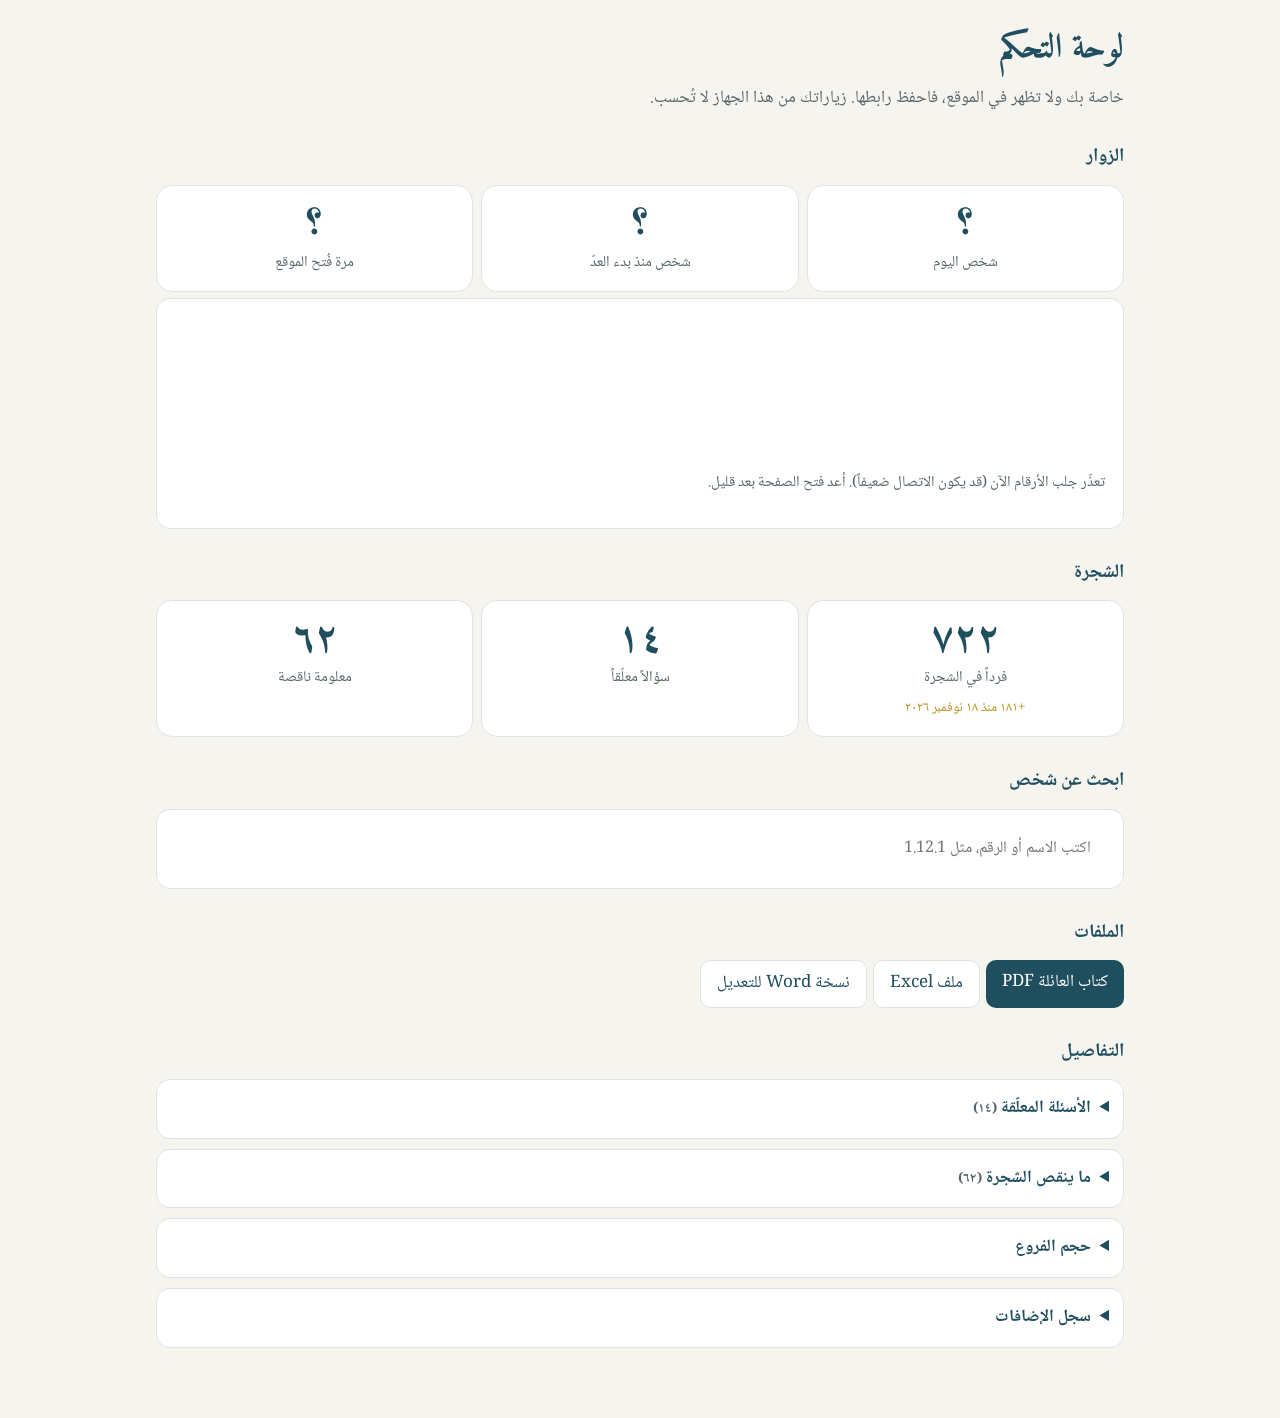
<file: admin.html>
<!DOCTYPE html>
<html lang="ar" dir="rtl">
<head>
<meta name="robots" content="noindex, nofollow">
<meta charset="utf-8">
<meta name="viewport" content="width=device-width, initial-scale=1">
<title>لوحة التحكم · عائلة البشيراب</title>
<meta name="description" content="شجرة عائلة البشيراب، ذرية الجد بشير: ابحث عن اسمك، واعرف صلة القرابة بين أي شخصين، وحمّل كتاب العائلة.">
<meta property="og:type" content="website">
<meta property="og:locale" content="ar_AR">
<meta property="og:site_name" content="عائلة البشيراب">
<meta property="og:title" content="شجرة عائلة البشيراب">
<meta property="og:description" content="ذرية الجد بشير: ابحث عن اسمك، واعرف صلة القرابة بين أي شخصين، وحمّل كتاب العائلة.">
<meta property="og:url" content="https://abdulhadibasheer11-debug.github.io/bashirab-family/">
<meta property="og:image" content="https://abdulhadibasheer11-debug.github.io/bashirab-family/og.png">
<meta property="og:image:width" content="1200">
<meta property="og:image:height" content="630">
<meta property="og:image:alt" content="شجرة عائلة البشيراب">
<meta name="twitter:card" content="summary_large_image">
<meta name="theme-color" content="#1f4e5f">
<link rel="manifest" href="manifest.webmanifest">
<link rel="icon" type="image/png" href="favicon.png">
<link rel="apple-touch-icon" href="apple-touch-icon.png">
<meta name="apple-mobile-web-app-title" content="البشيراب">
<meta name="apple-mobile-web-app-capable" content="yes">
<link rel="preload" href="fonts/naskh-400.woff" as="font" type="font/woff" crossorigin>
<link rel="preload" href="fonts/naskh-700.woff" as="font" type="font/woff" crossorigin>
<style>
@font-face{font-family:"Noto Naskh Arabic";font-weight:400;font-display:swap;src:url(fonts/naskh-400.woff) format("woff")}
@font-face{font-family:"Noto Naskh Arabic";font-weight:500 600;font-display:swap;src:url(fonts/naskh-600.woff) format("woff")}
@font-face{font-family:"Noto Naskh Arabic";font-weight:700 800;font-display:swap;src:url(fonts/naskh-700.woff) format("woff")}
@font-face{font-family:Amiri;font-weight:700;font-display:swap;src:url(fonts/amiri-Bold.woff) format("woff")}
:root{
  --ink:#1f2d33; --muted:#56656b; --line:#dde4e6; --bg:#f6f4ee; --card:#fff;
  --teal:#1f4e5f; --teal2:#2c6a7d; --gold:#b8901c; --gold-bg:#fbf4dc;
  --m:#2f6d93; --m-bg:#e9f2f8; --f:#a4466f; --f-bg:#fbedf3; --u-bg:#f1f1ef;
}
*{box-sizing:border-box}
body{margin:0;font-family:"Noto Naskh Arabic","Traditional Arabic",Tahoma,serif;font-size:17px;background:var(--bg);color:var(--ink);line-height:1.75}
a{color:inherit}
header{background:var(--teal);color:#fff;position:sticky;top:0;z-index:5;box-shadow:0 1px 0 rgba(0,0,0,.08)}
.hwrap{max-width:1000px;margin:auto;padding:10px 16px;display:flex;align-items:center;gap:14px;flex-wrap:wrap}
.brand{font-family:Amiri,serif;font-size:26px;text-decoration:none;color:#f5e6b0;white-space:nowrap}
nav{display:flex;gap:4px;flex-wrap:wrap}
nav a{color:#dbe8ec;text-decoration:none;padding:5px 11px;border-radius:999px;font-size:15px}
nav a.on,nav a:hover{background:rgba(255,255,255,.14);color:#fff}
.searchbox{position:relative;flex:1;min-width:200px}
#tabbar,#moresheet,#hsearch{display:none}
@media(max-width:700px){
  header{position:sticky;top:0}
  .hwrap{gap:8px;padding:6px 14px;min-height:44px}
  .brand{font-size:24px}
  #hsearch{display:grid;place-items:center;margin-inline-start:auto;width:42px;height:42px;border-radius:12px;border:0;background:rgba(255,255,255,.12);color:#fff;cursor:pointer}
  #hsearch svg{width:23px;height:23px;stroke:currentColor;fill:none;stroke-width:2.2;stroke-linecap:round}
  header.searching #hsearch{background:#f5e6b0;color:var(--teal)}
  #nav{display:none}
  #topsearch{display:none!important;width:100%;flex-basis:100%}
  header.searching #topsearch{display:block!important}
  .searchbox input{padding:9px 12px}
  body{padding-bottom:calc(64px + env(safe-area-inset-bottom))}
  #tabbar{display:flex;position:fixed;bottom:0;left:0;right:0;z-index:20;background:#fff;border-top:1px solid var(--line);
    box-shadow:0 -4px 16px rgba(31,78,95,.08);padding:4px 4px calc(4px + env(safe-area-inset-bottom))}
  #tabbar a,#tabbar button{flex:1;display:flex;flex-direction:column;align-items:center;gap:1px;padding:5px 0 3px;font:inherit;font-size:13.5px;
    color:var(--muted);text-decoration:none;background:none;border:0;border-radius:12px;cursor:pointer}
  #tabbar svg{width:23px;height:23px;stroke:currentColor;fill:none;stroke-width:1.8;stroke-linecap:round;stroke-linejoin:round}
  #tabbar .on{color:var(--teal);font-weight:700}
  #tabbar .on svg{stroke-width:2.3}
  #moresheet.open{display:block;position:fixed;inset:0;z-index:30;background:rgba(20,40,48,.35)}
  #moresheet .sheet{position:absolute;bottom:0;left:0;right:0;background:#fff;border-radius:18px 18px 0 0;padding:10px 14px calc(14px + env(safe-area-inset-bottom));animation:up .2s ease;touch-action:pan-x}
  #moresheet .sheet.drag{transition:none}
  #moresheet .sheet.back{transition:transform .2s ease}
  #moresheet .sheet a{display:block;padding:14px 8px;border-bottom:1px solid var(--line);color:var(--ink);text-decoration:none;font-size:17px}
  #moresheet .sheet a:last-child{border:0}
  #moresheet .grab{width:40px;height:4px;border-radius:2px;background:#d5dde0;margin:2px auto 6px}
}
@keyframes up{from{transform:translateY(40px);opacity:.4}to{transform:none;opacity:1}}
main.fade{animation:fadein .22s ease}
@keyframes fadein{from{opacity:0;transform:translateY(6px)}to{opacity:1;transform:none}}
.chip:active,.tcard:active,.bcard:active,.btn:active,#tabbar a:active,#tabbar button:active{transform:scale(.97)}
.searchbox input{width:100%;padding:9px 14px;border-radius:10px;border:0;font:inherit;font-size:16px;background:#fff;color:var(--ink)}
.results{z-index:40;position:absolute;top:calc(100% + 4px);right:0;left:0;background:#fff;border-radius:10px;box-shadow:0 8px 28px rgba(0,0,0,.18);max-height:60vh;overflow:auto;display:none;color:var(--ink)}
.results.show{display:block}
.results button{display:block;width:100%;text-align:right;border:0;background:none;padding:9px 14px;font:inherit;cursor:pointer;border-bottom:1px solid #f0f2f3}
.results button:hover,.results button.act{background:#f2f7f8}
.rnote{padding:8px 14px;font-size:14px;color:var(--muted);background:#fafbfb}
.results small{color:var(--muted);display:block;font-size:13.5px}
main{max-width:1000px;margin:auto;padding:22px 16px 60px}
h1{font-family:Amiri,serif;font-size:34px;margin:0 0 4px;color:var(--teal)}
h2{font-size:19px;margin:28px 0 10px;color:var(--teal)}
.lead{color:var(--muted);margin:0 0 18px}
.panel{background:var(--card);border:1px solid var(--line);border-radius:14px;padding:16px 18px;margin-bottom:14px}
.stats{display:grid;grid-template-columns:repeat(auto-fit,minmax(150px,1fr));gap:10px}
.stat{background:var(--card);border:1px solid var(--line);border-radius:12px;padding:12px 14px}
.stat b{display:block;font-size:26px;color:var(--teal)}
.stat span{color:var(--muted);font-size:14px}
.chips{display:flex;flex-wrap:wrap;gap:6px}
.chip{display:inline-flex;align-items:center;gap:5px;border:1.4px solid;border-radius:9px;padding:4px 11px;font-size:15.5px;text-decoration:none;cursor:pointer;background:#fff;line-height:1.5}
.chip.m{border-color:var(--m);background:var(--m-bg)}
.chip.f{border-color:var(--f);background:var(--f-bg)}
.chip.u{border-color:#aaa;background:var(--u-bg)}
.chip.dash{border-style:dashed;color:var(--muted);cursor:default;background:#fff}
.chip.hl{box-shadow:0 0 0 2.5px var(--gold)}
.chip:hover:not(.dash){filter:brightness(.96)}
.sym{color:#6a7a80;font-size:.9em}
.dead{color:#5f6a6e;font-weight:500;font-size:.85em;cursor:help;padding:2px 3px;margin:-2px -1px;border-radius:6px}
.dead:hover{background:rgba(0,0,0,.06)}
.rtip{position:absolute;z-index:60;background:#1f4e5f;color:#fff;font-size:15px;padding:5px 12px;border-radius:10px;box-shadow:0 4px 14px rgba(0,0,0,.2);pointer-events:none;animation:fadein .15s ease;white-space:nowrap}
.rtip:after{content:"";position:absolute;top:100%;left:50%;margin-left:-6px;border:6px solid transparent;border-top-color:#1f4e5f}
.trh{font-size:14.5px;color:#6b777b;margin-top:-2px}
.deadfull{font-size:.45em;color:#6b777b;font-weight:500;vertical-align:middle}
.chip.m.dd,.chip.f.dd,.chip.u.dd{border-color:#97a2a6;background:#eceeee}
.grouplbl{font-size:14px;color:var(--muted);margin:10px 0 6px}
.crumbs{font-size:15px;color:var(--muted);margin-bottom:10px;display:flex;flex-wrap:wrap;gap:4px;align-items:center}
.crumbs a{text-decoration:none;color:var(--teal2)}
.crumbs a:hover{text-decoration:underline}
.pcard{display:flex;gap:16px;align-items:flex-start;flex-wrap:wrap}
.avatar{width:64px;height:64px;border-radius:50%;display:grid;place-items:center;font-size:30px;font-family:Amiri,serif;font-weight:700;line-height:1;padding-bottom:6px;flex:none;border:2px solid}
.avatar.m{background:var(--m-bg);border-color:var(--m);color:var(--m)}
.avatar.f{background:var(--f-bg);border-color:var(--f);color:var(--f)}
.avatar.u{background:var(--u-bg);border-color:#aaa;color:#888}
.pname{font-size:28px;font-weight:700;margin:0}
.full{color:var(--muted);font-size:16px}
.facts{display:flex;flex-wrap:wrap;gap:6px;margin-top:8px}
.fact{background:#f3f5f5;border-radius:8px;padding:3px 10px;font-size:14.5px}
.fact.warn{background:var(--gold-bg);color:#6b5414}
.grid2{display:grid;grid-template-columns:1fr 1fr;gap:14px}
@media(max-width:700px){.grid2{grid-template-columns:1fr}.pname{font-size:23px}h1{font-size:28px}}
.mini{display:flex;flex-direction:column;align-items:center;gap:0;padding:6px 0}
.mini .row{display:flex;gap:8px;flex-wrap:wrap;justify-content:center}
.mini .vline{width:1.5px;height:18px;background:#9fb0b5}
.mini .me{font-size:17px;font-weight:700;padding:7px 16px;box-shadow:0 0 0 2.5px var(--gold)}
.tree ul{list-style:none;margin:0;padding-right:20px;border-right:1.5px solid #cdd7da}
.tree>ul{padding-right:0;border:0}
.tree li{margin:4px 0;position:relative}
.tree li>.ln{display:flex;align-items:center;gap:6px;flex-wrap:wrap}
.tog{width:24px;height:24px;border-radius:6px;border:1px solid var(--line);background:#fff;cursor:pointer;font-size:15px;line-height:1;color:var(--teal);flex:none}
.tog.ph{visibility:hidden}
.cnt{font-size:13.5px;color:var(--muted)}
.alsonote{font-size:13.5px;color:var(--gold)}
.relform{display:grid;grid-template-columns:1fr auto 1fr;gap:10px;align-items:end}
@media(max-width:700px){.relform{grid-template-columns:1fr}}
.pick label{font-size:14px;color:var(--muted);display:block;margin-bottom:4px}
.pick .searchbox input{border:1px solid var(--line)}
.pick .sel{margin-top:6px;min-height:34px}
.amp{font-size:22px;color:var(--gold);text-align:center;padding-bottom:6px}
.verdict{font-size:20px;font-weight:700;color:var(--teal);margin:4px 0 12px}
.path{display:flex;gap:18px;flex-wrap:wrap;justify-content:center;align-items:flex-start}
.path .col{display:flex;flex-direction:column-reverse;align-items:center;gap:0}
.path .arrow{color:#9fb0b5;font-size:15px;line-height:1.2}
.apex{text-align:center;margin-bottom:6px}
ol.miss{padding-right:20px}
ol.miss li{margin-bottom:8px}
.legend{display:flex;flex-wrap:wrap;gap:12px;font-size:14.5px;color:var(--muted);align-items:center}
footer{max-width:1000px;margin:auto;padding:0 16px 30px;color:var(--muted);font-size:14px;text-align:center}
.btn{display:inline-block;background:var(--teal);color:#fff;text-decoration:none;border-radius:10px;padding:8px 16px;font-size:15.5px;border:0;cursor:pointer;font:inherit}
.btn.ghost{background:#fff;color:var(--teal);border:1px solid var(--line)}
.empty{color:var(--muted);font-size:15px}
.sr-only{position:absolute;width:1px;height:1px;padding:0;margin:-1px;overflow:hidden;clip:rect(0,0,0,0);white-space:nowrap;border:0}
:focus-visible{outline:3px solid var(--gold);outline-offset:2px}
[tabindex="-1"]:focus,[tabindex="-1"]:focus-visible{outline:none}
.hero{background:linear-gradient(160deg,#1f4e5f 0%,#2a6476 100%);color:#fff;border-radius:18px;padding:26px 22px 20px;margin:0 0 22px;position:relative;box-shadow:0 10px 30px rgba(31,78,95,.18)}
.hero-in{display:flex;align-items:center;gap:18px;justify-content:space-between}
.hero-t{font-family:Amiri,serif;font-size:46px;line-height:1.15;color:#f5e6b0;margin:0}
.hero-sub{margin:6px 0 0;color:#dbe8ec;font-size:17px}
.hero-hi{margin:4px 0 0;color:#f5e6b0;font-size:16px}
.hero-hi a{color:#f5e6b0}
.hero-art{flex:none;width:150px;height:auto;opacity:.95}
.hero-search{margin-top:18px;max-width:none}
.hero-search input{padding:14px 18px;font-size:17px;border-radius:14px;box-shadow:0 4px 14px rgba(0,0,0,.15)}
.hero-links{margin-top:14px;font-size:15.5px;color:#a9c3cb;display:flex;gap:6px 14px;flex-wrap:wrap}
.hero-links a{color:#fff;text-decoration:none;border-bottom:1px solid rgba(255,255,255,.35)}
.askme{margin-top:14px;background:#fff;color:var(--ink);border-radius:14px;padding:14px 16px}
.askme b{font-size:17px;color:var(--teal)}
.askme p{margin:8px 0 0;font-size:14px;color:var(--muted)}
.askme .chips{margin-top:10px}
@media(max-width:560px){.hero{padding:22px 16px 16px;border-radius:16px}.hero-t{font-size:38px}.hero-art{width:96px}}
@media(max-width:700px){.hero-links{display:none}}
.tview{animation:tin .28s ease}
@keyframes tin{from{opacity:0;transform:translateY(10px)}to{opacity:1;transform:none}}
.tpath{font-size:14.5px;color:var(--muted);display:flex;flex-wrap:wrap;gap:4px;align-items:center;margin-bottom:10px}
.tpath a{color:var(--teal2);text-decoration:none;background:#fff;border:1px solid var(--line);border-radius:999px;padding:2px 10px}
.thead{border:2px solid;border-radius:16px;padding:14px 16px;text-align:center;max-width:460px;margin:0 auto;background:#fff}
.thead.m{border-color:var(--m);background:var(--m-bg)}.thead.f{border-color:var(--f);background:var(--f-bg)}
.thead.dd{border-color:#97a2a6;background:#eceeee}
.thn{font-size:24px;font-weight:700}
.ths{font-size:14px;color:var(--muted)}
.thc{font-size:14.5px;margin-top:4px;color:var(--ink)}
.thead .chips{justify-content:center;margin-top:10px}
.btn.sm{padding:5px 12px;font-size:14.5px}
.tvline{width:2px;height:22px;background:#c4cfd2;margin:0 auto}
.tgroup{border-top:2px solid #c4cfd2;padding-top:12px;margin-top:0}
.tgroup+.tgroup{margin-top:14px}
.tglbl{text-align:center;font-size:14px;color:var(--muted);margin:-4px 0 8px}
.tgrid{display:grid;grid-template-columns:repeat(auto-fill,minmax(150px,1fr));gap:10px}
.tcard{display:flex;flex-direction:column;gap:2px;text-decoration:none;color:var(--ink);border:1.5px solid;border-radius:12px;padding:10px 12px;background:#fff;transition:transform .12s,box-shadow .12s}
.tcard:hover{transform:translateY(-2px);box-shadow:0 6px 16px rgba(0,0,0,.08)}
.tcard.m{border-color:var(--m);background:var(--m-bg)}.tcard.f{border-color:var(--f);background:var(--f-bg)}
.tcard.dd{border-color:#97a2a6;background:#eceeee}
.tcard.leaf{border-style:dashed;opacity:.85}
.tcard.bc{border-top:5px solid var(--bc)}
.bcard.bc:before{background:var(--bc)}
.bdot{display:inline-block;width:10px;height:10px;border-radius:50%;background:var(--bc);margin-inline-end:6px;vertical-align:middle}
.fact.branch{background:color-mix(in srgb,var(--bc) 14%,#fff);color:var(--ink)}
.fact.branch a{text-decoration:none;font-weight:600}
.avatar.bc{box-shadow:0 0 0 4px #fff,0 0 0 7px var(--bc)}
.hometree{background:var(--card);border:1px solid var(--line);border-radius:16px;padding:14px}
.hometree .htop{display:flex;justify-content:center;gap:8px;flex-wrap:wrap;align-items:center;margin-bottom:6px}
.hometree .hsibs{display:flex;justify-content:center;gap:6px;flex-wrap:wrap;margin:6px 0 2px}
.hometree .hmore{display:flex;justify-content:center;margin-top:14px}
.hometree .hnote{font-size:14px;color:var(--muted);text-align:center;margin:10px 0 0}
#a2hs{display:none;margin:18px 0;background:var(--gold-bg);border:1px solid #ecd9a0;border-radius:14px;padding:12px 14px;font-size:15.5px}
#a2hs.show{display:block}
#a2hs b{color:var(--teal)}
#a2hs .row{display:flex;gap:8px;margin-top:8px;flex-wrap:wrap}
::view-transition-group(*){animation-duration:.32s;animation-timing-function:cubic-bezier(.2,.8,.2,1)}
::view-transition-old(root){animation:vtout .16s ease both}
::view-transition-new(root){animation:vtin .26s ease both}
::view-transition-new(tkids){animation:vtkids .34s cubic-bezier(.2,.8,.2,1) both}
::view-transition-old(tkids){animation:vtout .14s ease both}
@keyframes vtin{from{opacity:0}}
@keyframes vtout{to{opacity:0}}
@keyframes vtkids{from{opacity:0;transform:translateY(26px)}}
@media(prefers-reduced-motion:reduce){::view-transition-group(*),::view-transition-old(*),::view-transition-new(*){animation:none!important}}
.tcard .tn{font-weight:700;font-size:17px}
.tcard .ts{font-size:13.5px;color:var(--muted);line-height:1.5}
.tcard .tk{font-size:14px;color:var(--teal);margin-top:auto;padding-top:4px}
.tcard.leaf .tk{color:var(--muted)}
@media(max-width:560px){.tgrid{grid-template-columns:repeat(2,minmax(0,1fr))}}
.hero-actions{display:flex;gap:8px;flex-wrap:wrap;margin:-6px 0 18px}
.bgrid{display:grid;grid-template-columns:repeat(auto-fill,minmax(230px,1fr));gap:12px}
.bcard{display:block;text-decoration:none;color:inherit;background:var(--card);border:1px solid var(--line);border-radius:14px;padding:14px 16px;position:relative;overflow:hidden;transition:box-shadow .15s,transform .15s}
.bcard:hover{box-shadow:0 6px 18px rgba(31,78,95,.12);transform:translateY(-1px)}
.bcard:before{content:"";position:absolute;inset:0 0 auto 0;height:4px;background:var(--gold)}
.bcard .bn{font-size:19px;font-weight:700;color:var(--teal)}
.bcard .bs{font-size:14px;color:var(--muted);margin-top:2px}
.bcard .bnum{display:flex;gap:14px;margin-top:10px;font-size:14px;color:var(--muted)}
.bcard .bnum b{display:block;font-size:20px;color:var(--ink)}
.bcard .bkids{margin-top:8px;font-size:14px;color:var(--muted);line-height:1.6}
.news{border-right:4px solid var(--gold)}
.news ul{margin:4px 0 0;padding-right:18px}
.news li{margin:3px 0}
.news .nd{font-size:14px;color:var(--muted);margin-top:8px}
.bpick{display:flex;gap:6px;flex-wrap:wrap;margin-bottom:12px}
.bpick a{text-decoration:none;border:1px solid var(--line);background:#fff;border-radius:999px;padding:5px 12px;font-size:15px;color:var(--teal)}
.bpick a.on{background:var(--teal);color:#fff;border-color:var(--teal)}
.bpick a small{color:inherit;opacity:.7;margin-right:4px}
.askbox{margin-top:10px;background:#fff8e6;border:1px dashed #d8b85a;border-radius:10px;padding:8px 12px;font-size:15px}
.askbox a{color:var(--teal);font-weight:700}
.bars{display:flex;flex-direction:column;gap:7px}
.bar{display:grid;grid-template-columns:110px 1fr 44px;align-items:center;gap:8px;font-size:15px}
.bar a{color:var(--teal);text-decoration:none}
.bar .tr{background:#eef2f3;border-radius:6px;height:14px;overflow:hidden}
.bar .fl{background:var(--teal2);height:100%;border-radius:6px}
.bar .v{text-align:left;color:var(--muted);font-size:14px}
.rank{counter-reset:r;list-style:none;padding:0;margin:0}
.rank li{counter-increment:r;display:flex;justify-content:space-between;gap:8px;padding:6px 0;border-bottom:1px solid var(--line);font-size:15.5px}
.rank li:last-child{border:0}
.rank li:before{content:counter(r, arabic-indic);color:var(--gold);font-weight:700;width:22px}
.rank li span:first-of-type{flex:1}
.rank .v{color:var(--muted);font-size:14px}
h1.pname{font-family:inherit;color:var(--ink)}
#mebar .mewrap{max-width:1000px;margin:auto;padding:8px 16px;font-size:15px;display:flex;gap:10px;align-items:center;flex-wrap:wrap}
#mebar .meline{background:var(--gold-bg);border-bottom:1px solid #ecdca6;color:var(--ink)}
#mebar .meline a{color:var(--teal);font-weight:700;text-decoration:none}
.linkbtn{background:none;border:0;padding:0;font:inherit;color:var(--teal2);text-decoration:underline;cursor:pointer}
.mechoose{max-width:1000px;margin:16px auto 0;padding:0 16px}
.mechoose .panel{border:1.5px solid var(--gold);background:var(--gold-bg);margin:0}
.mechoose h2{margin:0 0 4px;font-size:19px;color:var(--teal)}
.mechoose p{margin:0 0 10px;color:var(--muted);font-size:15.5px}
.mechoose .row2{display:flex;gap:10px;align-items:flex-start;flex-wrap:wrap}
.mechoose .searchbox{max-width:420px}
.mechoose .searchbox input{width:100%;padding:9px 12px;border:1px solid #c9b77c;border-radius:10px;font:inherit;font-size:16px;background:#fff}
.mebox{margin-top:12px;border:1.5px solid var(--gold);background:var(--gold-bg);border-radius:12px;padding:10px 14px}
.mebox .melbl{font-size:14px;color:#8a6d12;font-weight:700;margin-bottom:2px}
.mebox .mel{font-size:16.5px;font-weight:700;color:var(--teal)}
.mebox .mside{display:block;font-size:14px;color:var(--muted);font-weight:400;margin:-2px 0 4px}
.mebox a{font-size:14.5px;color:var(--teal2)}
.fixform{display:flex;flex-direction:column;gap:14px;max-width:620px}
.fld label{display:block;font-size:15.5px;margin-bottom:4px;font-weight:500}
.fld input,.fld select,.fld textarea{width:100%;padding:9px 12px;border:1px solid #b9c6ca;border-radius:10px;font:inherit;font-size:16px;background:#fff;color:var(--ink)}
.fld textarea{resize:vertical}
.fld .opt{color:var(--muted);font-weight:400;font-size:14px}
#f-contact{text-align:right}
@media(max-width:700px){.fixform .btn{align-self:stretch}}
.fixform .btn{align-self:flex-start;padding:10px 26px}
.fstatus{margin:0;color:#8a2f2f;min-height:1em}
.fok{font-size:17px;color:var(--teal);font-weight:700;margin:0}
footer a{color:var(--teal2)}

/* ---------- وضع التعديل (لا يظهر إلا لمن فتح رابط #edit) */
#editbar .ewrap{max-width:1000px;margin:auto;padding:9px 16px;display:flex;gap:10px;align-items:center;flex-wrap:wrap;font-size:16px}
#editbar .eline{background:#e7f1ec;border-bottom:1px solid #b9d6c6;color:var(--ink)}
#editbar b{color:#1d5c3f}
#editbar .btn{padding:7px 14px}
.editp{border:1.5px solid #8fbfa6;background:#f4faf6}
.editp h2{margin:0 0 10px;font-size:19px}
.ebtns{display:grid;grid-template-columns:repeat(2,minmax(0,1fr));gap:10px}
.ebtns button{font:inherit;font-size:17px;padding:13px 10px;border-radius:12px;border:1px solid #9cc5ae;background:#fff;color:var(--teal);cursor:pointer;font-weight:500}
.ebtns button.on{background:var(--teal);color:#fff;border-color:var(--teal)}
.ebtns button.danger{color:#9b2c2c;border-color:#e3b4b4}
.eform{margin-top:14px;display:flex;flex-direction:column;gap:14px}
.eform:empty{display:none}
.eform .fld input,.eform .fld select,.eform .fld textarea{font-size:17px;padding:11px 13px}
.eform .row3,.row3{display:flex;gap:10px;flex-wrap:wrap}
.eform .row3 .btn{padding:11px 22px;font-size:17px}
.seg{display:flex;gap:8px}
.seg label{flex:1;text-align:center;border:1px solid #b9c6ca;border-radius:10px;padding:10px;font-size:17px;cursor:pointer;background:#fff;margin:0;position:relative}
.seg input{position:absolute;inset:0;width:100%;height:100%;margin:0;opacity:0;pointer-events:none}
.seg label:has(input:checked){background:var(--teal);color:#fff;border-color:var(--teal)}
.chk{display:flex;gap:10px;align-items:center;font-size:17px;cursor:pointer}
.chk input{width:22px;height:22px}
.emsg{margin:0;font-size:16px;color:#1d5c3f;font-weight:700;min-height:1em}
.emsg.err{color:#8a2f2f}
.tag{display:inline-block;font-size:13.5px;border-radius:6px;padding:1px 6px;margin-inline-start:4px;vertical-align:middle;font-weight:700}
.tag.new{background:#d8efe2;color:#1d5c3f}.tag.ed{background:#fbf0cf;color:#7a5b00}.tag.del{background:#f6dcdc;color:#8a2f2f}
.chip.addk{border:1.5px dashed #6aa888;color:#1d5c3f;background:#f4faf6;cursor:pointer;font:inherit}
.oplist{list-style:none;margin:0;padding:0;display:flex;flex-direction:column;gap:10px}
.oplist li{background:#fff;border:1px solid var(--line);border-radius:12px;padding:12px 14px;display:flex;gap:8px;align-items:flex-start;font-size:16.5px;flex-wrap:wrap}
.oplist .ot{flex:1;min-width:200px;line-height:1.7}
.oplist .ok{margin-inline-start:0;margin-inline-end:6px;font-size:14px;padding:1px 7px}
@media(max-width:700px){#editbar .ewrap{font-size:15px}.ebtns button{font-size:16px}}
#efab{position:fixed;bottom:18px;left:50%;transform:translateX(-50%);z-index:19;background:#1d5c3f;color:#fff;border-radius:999px;padding:13px 24px;font-size:16.5px;font-weight:700;box-shadow:0 6px 18px rgba(0,0,0,.28);text-decoration:none;white-space:nowrap;display:flex;gap:8px;align-items:center}
#efab[hidden]{display:none}
#efab .fabn{background:#fff;color:#1d5c3f;border-radius:999px;min-width:24px;height:24px;display:inline-flex;align-items:center;justify-content:center;font-size:15px;padding:0 6px}
body.hasfab #foot{padding-bottom:90px}
@media(max-width:700px){#efab{bottom:calc(76px + env(safe-area-inset-bottom))}}
.ef h2{margin:0 0 12px;font-size:19px}
.ef .fld input,.ef .fld textarea{font-size:17px;padding:11px 13px}
.ef .fld{margin-bottom:12px}
.emore summary{cursor:pointer;color:var(--teal2);font-size:16px;margin:10px 0}
.egrp{margin-bottom:16px}
.egrp .grouplbl{margin-bottom:6px}
.krows{display:flex;flex-direction:column;gap:8px;margin-bottom:8px}
.krow{display:flex;align-items:center;gap:6px 8px;flex-wrap:wrap;background:#fff;border:1px solid var(--line);border-radius:12px;padding:7px 9px}
.kctl{display:flex;gap:10px;align-items:center}
.krow .kname{flex:1;min-width:0;font:inherit;font-size:16.5px;padding:6px 10px;border:1px solid #b9c6ca;border-radius:9px}
.krow .ksym{font-size:16px;width:18px;text-align:center}.krow .ksym.m{color:var(--m)}.krow .ksym.f{color:var(--f)}
.krow .kdead{display:flex;align-items:center;gap:4px;font-size:15.5px;color:var(--muted)}
.krow .kdead input{width:19px;height:19px}
.krow .kdel{font:inherit;font-size:14.5px;border:1px solid #e3b4b4;color:#9b2c2c;background:#fff;border-radius:8px;padding:5px 9px;cursor:pointer}
.krow .kfam{font-size:15px;color:var(--teal);text-decoration:none;font-weight:700;white-space:nowrap}
.krow.del{background:#fbeeee;border-color:#e3b4b4}.krow.del .kname{text-decoration:line-through;color:#9b2c2c}
.krow.new{border:1.5px dashed #6aa888;background:#f4faf6}
.seg.sm label{padding:6px 10px;font-size:15.5px;flex:0 0 auto}
.addk{font-size:16.5px;padding:9px 14px}
.efsave{display:flex;gap:10px;flex-wrap:wrap;margin:6px 0 8px}
.efsave .btn{padding:12px 26px;font-size:16.5px}
.efsave #ef-save{flex:1;max-width:260px}
.searchbox.big input{font-size:18px;padding:13px 14px}
.btn.off{opacity:.45;cursor:not-allowed}
@media(max-width:700px){.kctl{flex-basis:100%;padding-inline-start:26px}.krow .kname{width:auto}.efsave #ef-save{max-width:none;flex-basis:100%}}
/* ---------- لوحة صاحب الموقع (#admin) */
.alinks{list-style:none;margin:0;padding:0;display:flex;flex-wrap:wrap;gap:8px 16px;font-size:17px}
.alinks a,.alist a{color:var(--teal);font-weight:700}
.alist{margin:0 0 14px;padding-inline-start:20px;line-height:1.9;font-size:16.5px}
.alist a.sm{font-weight:500;font-size:14.5px;color:var(--teal2);margin-inline-start:4px}
.anums{list-style:none;margin:0 0 14px;padding:0;font-size:16.5px;line-height:2}
.anums b{color:var(--teal);font-size:18px}
#a-vis #v-sum{font-size:18px}
#a-vis #v-sum b{color:var(--teal);font-size:22px}
.tblw{overflow-x:auto;margin:10px 0}
.atbl{border-collapse:collapse;width:100%;font-size:16px}
.atbl caption{text-align:start;font-weight:700;margin-bottom:6px}
.atbl th,.atbl td{border-bottom:1px solid var(--line);padding:7px 8px;text-align:start}
.atbl thead th{background:#eef3f2}
.muted{color:var(--muted);font-size:15px}
.ares{border:1px solid var(--line);border-radius:12px;padding:10px 14px;margin-top:12px;background:#fff}
.ares h3{margin:0 0 6px}
section[tabindex="-1"]:focus{outline:none}
.adminonly header,.adminonly #foot,.adminonly #tabbar,.adminonly #moresheet,.adminonly #mebar,.adminonly #editbar,.adminonly #efab,.adminonly #a2hs{display:none!important}
.adminonly body{padding-bottom:0!important}
.adminonly main{padding-top:20px}

/* الرئيسية: رأس الشجرة */
.htopcard{display:flex;flex-direction:column;align-items:center;gap:2px;max-width:240px;margin:4px auto 0;text-decoration:none;color:var(--teal);background:linear-gradient(160deg,#fbf4dc,#f3e3a8);border:2px solid #e2c56a;border-radius:18px;padding:12px 18px;box-shadow:0 6px 18px rgba(184,144,28,.18);transition:transform .15s}
.htopcard:hover{transform:translateY(-2px)}
.htopcard b{font-family:Amiri,serif;font-size:30px;line-height:1.2}
.htopcard span{font-size:14px;color:#7a6420}
.hcrown{font-size:18px;color:var(--gold);animation:twinkle 2.6s ease-in-out infinite}
@keyframes twinkle{50%{opacity:.35;transform:scale(.8)}}
.tleaves{display:inline-flex;gap:2px;margin-left:6px;vertical-align:middle}
.tleaves i{width:6px;height:6px;border-radius:50% 0;background:var(--bc,var(--teal2));opacity:.75;transform:rotate(45deg)}
.tcard{min-height:64px}
.tkids .tcard{animation:cardin .38s cubic-bezier(.2,.8,.2,1) both;animation-delay:calc(var(--i,0) * 35ms)}
@keyframes cardin{from{opacity:0;transform:translateY(14px) scale(.96)}}
.tgen{display:inline-block;margin-top:6px;font-size:13.5px;color:#7a6420;background:var(--gold-bg);border:1px solid #ecd9a0;border-radius:999px;padding:1px 10px}
/* تسلَّ مع العائلة */
.funban{display:flex;align-items:center;gap:14px;margin:18px 0 6px;padding:16px 18px;border-radius:18px;text-decoration:none;color:#fff;background:linear-gradient(135deg,#2c6a7d,#1f4e5f 55%,#5b8c3a);box-shadow:0 8px 22px rgba(31,78,95,.22);transition:transform .15s}
.funban:hover{transform:translateY(-2px)}
.funban .fbi{font-size:34px;flex:none;width:58px;height:58px;display:grid;place-items:center;background:rgba(255,255,255,.14);border-radius:16px}
.funban .fbt{flex:1;min-width:0}
.funban b{display:block;font-family:Amiri,serif;font-size:24px;color:#f5e6b0}
.funban small{display:block;font-size:14.5px;opacity:.9;line-height:1.6}
.funban .fbgo{margin-inline-start:auto;font-size:30px;color:#f5e6b0}

.fungrid{display:grid;grid-template-columns:repeat(auto-fill,minmax(250px,1fr));gap:12px}
.funcard{background:var(--card);border:1px solid var(--line);border-radius:16px;padding:14px 16px;display:flex;flex-direction:column;gap:8px;text-decoration:none;color:inherit;position:relative;overflow:hidden}
.funcard:before{content:"";position:absolute;inset:0 0 auto 0;height:4px}
.funcard.fact:before{background:#e8c86e}.funcard.meet:before{background:#c0603a}.funcard.play:before{background:#5b8c3a}.funcard.roots:before{background:#2c6a7d}
.funcard p{margin:0;line-height:1.8;font-size:16px}
.funcard .btn{align-self:flex-start;margin-top:auto}
.funcard.play{background:linear-gradient(160deg,#f2f8ee,#fff)}
.funcard.play:hover{box-shadow:0 6px 18px rgba(91,140,58,.18)}
.fct{font-weight:700;color:var(--teal);font-size:17px}
.funcard a:not(.btn):not(.lrung):not(.meetname){color:var(--teal2)}
.meetname{font-family:Amiri,serif;font-size:26px;text-decoration:none;font-weight:700}
.meetname.m{color:var(--m)}.meetname.f{color:var(--f)}
.meetsub{font-size:14px!important;color:var(--muted)}
.ladder{display:flex;flex-wrap:wrap;align-items:center;gap:4px;margin:2px 0}
.lrung{font-size:14px;text-decoration:none;border:1px solid var(--line);border-radius:999px;padding:1px 9px;background:#fff;color:var(--ink);animation:cardin .35s both;animation-delay:calc(var(--i,0) * 60ms)}
.lrung.m{border-color:var(--m)}.lrung.f{border-color:var(--f)}
.lrung:first-child{background:var(--gold-bg);border-color:#e2c56a;font-weight:700}
.larr{color:var(--muted);font-size:12px}
/* اللعبة */
.game{max-width:560px;margin:0 auto}
.gtop{display:flex;justify-content:space-between;font-size:15px;color:var(--muted)}
.gscore{color:var(--gold);font-weight:700}
.gbar{height:8px;background:#e6ecee;border-radius:99px;margin:8px 0 16px;overflow:hidden}
.gbar i{display:block;height:100%;background:linear-gradient(90deg,#5b8c3a,#b8901c);border-radius:99px;transition:width .4s}
.gq{font-size:21px;line-height:1.7;margin-bottom:14px;text-align:center}
.gq b{font-family:Amiri,serif;font-size:28px;color:var(--teal)}
.gopts{display:grid;gap:10px}
.gopt{font:inherit;font-size:18px;padding:13px;border-radius:14px;border:2px solid var(--line);background:#fff;cursor:pointer;transition:transform .12s,background .2s}
.gopt:hover:not(:disabled){border-color:var(--teal2);transform:translateY(-1px)}
.gopt{display:flex;align-items:center;justify-content:center;gap:8px;position:relative}
.gmark{position:absolute;inset-inline-start:14px;font-size:20px;font-weight:700}
.gopt.ok .gmark:before{content:"✓";color:#3f7a2a}.gopt.no .gmark:before{content:"✗";color:#b04a2c}
.gres{font-size:19px;font-weight:700;margin:0 0 4px}.gres.ok{color:#3f7a2a}.gres.no{color:#b04a2c}.gres b{color:var(--ink)}
.gnas{font-size:14.5px;color:var(--muted);margin:6px 0 4px!important}
.lrung.hl{background:#e7f4e1;border-color:#5b8c3a;border-width:2px;font-weight:700}
.lrung.self{font-weight:700;border-width:2px}
.gfb .btn{margin-top:14px;width:100%;font-size:17px;padding:12px}
.gopt.ok{background:#e7f4e1;border-color:#5b8c3a;animation:pop .35s}
.gopt.no{background:#fbe9e7;border-color:#c0603a;animation:shake .4s}
.gopt:disabled{cursor:default;color:var(--ink);opacity:1}
@keyframes pop{50%{transform:scale(1.05)}}
@keyframes shake{25%{transform:translateX(-6px)}75%{transform:translateX(6px)}}
.gfb{margin-top:14px}.gfb p{line-height:1.8}
.gend{text-align:center}
.gbig{font-family:Amiri,serif;font-size:64px;color:var(--teal);line-height:1.2}
.gmsg{font-size:20px;font-weight:700;color:var(--gold)}
.confetti{position:fixed;width:9px;height:9px;border-radius:2px;pointer-events:none;z-index:50;animation:conf 1s cubic-bezier(.2,.7,.4,1) forwards}
@keyframes conf{to{transform:translate(var(--dx),var(--dy)) rotate(var(--r));opacity:0}}
@media(prefers-reduced-motion:reduce){.tkids .tcard,.lrung,.hcrown{animation:none}}

/* لوحة التحكم المبسطة */
.tiles{display:grid;grid-template-columns:repeat(3,minmax(0,1fr));gap:8px;margin-bottom:6px}
@media(max-width:560px){.tile{padding:10px 6px}.tile b{font-size:30px!important}.tile span{font-size:13.5px!important}}
.tile{background:var(--card);border:1px solid var(--line);border-radius:16px;padding:14px;text-align:center}
.tile b{display:block;font-family:Amiri,serif;font-size:40px;line-height:1.2;color:var(--teal)}
.tile span{font-size:15px;color:var(--muted)}.tile small{color:var(--gold);font-size:13.5px}
.wk{display:flex;align-items:flex-end;justify-content:space-between;gap:6px;height:140px;padding:6px 4px 0}
.wd{flex:1;display:flex;flex-direction:column;align-items:center;justify-content:flex-end;gap:4px;font-size:13.5px}
.wd span{width:70%;max-width:40px;background:linear-gradient(#2c6a7d,#5d9aab);border-radius:8px 8px 3px 3px}
.wd:last-child span{background:linear-gradient(#b8901c,#e2c56a)}
.wd em{font-style:normal;font-weight:700;color:var(--teal)}.wd small{color:var(--muted)}
.adet{background:var(--card);border:1px solid var(--line);border-radius:14px;padding:10px 14px;margin-bottom:10px}
.adet summary{cursor:pointer;font-weight:700;color:var(--teal);font-size:17px;padding:4px 0}
.adet h3{font-size:16px;margin:12px 0 4px;color:var(--teal2)}
.bars{display:grid;gap:6px;margin-top:8px}
.bar{display:grid;grid-template-columns:130px 1fr 44px;align-items:center;gap:8px;text-decoration:none;color:var(--ink);font-size:15.5px}
.bar .bt{background:#eef2f3;border-radius:99px;height:12px;overflow:hidden}.bar .bt i{display:block;height:100%;border-radius:99px}
.bar b{color:var(--teal);text-align:end}
.ares{margin-top:12px}.ares p{margin:4px 0 8px;line-height:1.8}

/* الواجهة المختصرة ورأس الشجرة */
.hero.c{padding:16px 18px 16px;margin-bottom:14px}
.hc-top{display:flex;align-items:baseline;gap:6px 12px;flex-wrap:wrap}
.hero.c .hero-t{font-size:32px}
.hero.c .hero-sub{margin:0;font-size:15px}
.hero.c .hero-search{margin-top:12px}
.hero.c .hero-search input{padding:12px 16px}
.hero-me{display:inline-block;margin-top:10px;color:#f5e6b0;font-size:15px}
.tbar{display:flex;align-items:center;justify-content:space-between;gap:8px;margin-bottom:10px;min-height:30px}
.tbar .tpath{margin:0}
.thint{font-size:14.5px;color:var(--muted)}
.tbtns{display:flex;gap:6px;flex:none}
button.tlist{font:inherit;font-size:14px;cursor:pointer}
button.tlist[aria-expanded="true"]{background:var(--gold-bg);border-color:#e2c56a;color:#7a6420}
.lgpop{background:#fff;border:1px solid var(--line);border-radius:14px;padding:10px 14px;margin:0 0 12px;box-shadow:0 6px 18px rgba(31,78,95,.1);animation:fadein .18s ease}
.lgrow{display:flex;align-items:center;gap:8px;flex-wrap:wrap;font-size:15px;padding:5px 0;border-bottom:1px solid #eef2f3}
.lgrow:last-child{border:0}
.lgc{display:inline-block;font-size:14px;padding:2px 10px;border-radius:8px;border:1.5px solid}
.lgc.m{border-color:var(--m);background:var(--m-bg)}.lgc.f{border-color:var(--f);background:var(--f-bg)}.lgc.dd{border-color:#97a2a6;background:#eceeee}.lgc.leaf{border-style:dashed;border-color:var(--m)}
.tlist{flex:none;font-size:14px;color:var(--teal2);text-decoration:none;border:1px solid var(--line);background:#fff;border-radius:999px;padding:3px 12px}
h1.thn{font-family:inherit;color:inherit;margin:0;font-size:24px}
.thead.root{display:flex;flex-direction:column;align-items:center;gap:2px;max-width:340px;text-decoration:none;color:var(--teal);background:linear-gradient(160deg,#fbf4dc,#f3e3a8);border:2px solid #e2c56a;box-shadow:0 6px 18px rgba(184,144,28,.18)}
.thead.root .thn{font-family:Amiri,serif;font-size:32px;line-height:1.2}
.thead.root .ths{color:#7a6420}
.tcard{min-height:54px}
.tcard .tk{display:flex;align-items:center;justify-content:space-between}
.tgo{font-size:20px;line-height:1;color:var(--muted)}
.legend1{display:flex;flex-wrap:wrap;align-items:center;gap:6px 12px;font-size:14px;color:var(--muted);margin:18px 0 0}
.lg{display:inline-block;width:16px;height:12px;border-radius:4px;border:1.5px solid;margin-inline-end:-6px;vertical-align:middle}
.lg.m{border-color:var(--m);background:var(--m-bg)}.lg.f{border-color:var(--f);background:var(--f-bg)}.lg.dd{border-color:#97a2a6;background:#eceeee}.lg.leaf{border-style:dashed;border-color:var(--m)}

/* إصلاحات المراجعة ٢٣ نوفمبر */
.hero{z-index:6}.searchbox{position:relative;z-index:6}
.prh{font-size:16px;color:#56656b;margin:-2px 0 4px}
.chip{min-height:40px}
.btn.sm{min-height:40px}
.tlist{min-height:38px;display:inline-flex;align-items:center}
.tpath a{display:inline-block;padding:6px 12px}
footer a{display:inline-block;padding:8px 4px}
.sendnow{display:flex;justify-content:center;margin-top:12px;font-size:18px;padding:13px;background:#3f7a2a;border-color:#3f7a2a}
.efsave #ef-del,.efsave #ef-rm{margin-inline-start:auto}
@media(max-width:700px){.efsave #ef-del,.efsave #ef-rm{margin-top:18px;margin-inline-start:0}}
.miss{color:#8a6d1c;font-weight:500;font-size:.8em}
</style>
</head>
<body>
<header><div class="hwrap">
  <a class="brand" href="#">البشيراب</a>
  <button type="button" id="hsearch" aria-label="بحث"><svg viewBox="0 0 24 24"><circle cx="11" cy="11" r="6.5"/><path d="M20 20l-4.3-4.3"/></svg></button>
  <nav id="nav" aria-label="القائمة الرئيسية">
    <a href="#" data-v="tree">الشجرة</a>
    <a href="#relation" data-v="relation">صلة القرابة</a>
    <a href="#fun" data-v="fun">تسلَّ</a>
    <a href="#stats" data-v="stats">الإحصائيات</a>
    <a href="#edit" data-v="edit">صحّح أو أضف</a>
    <a href="bashirab-family-book.pdf" download="شجرة عائلة البشيراب - الإصدار الأول 2026.pdf">تحميل الكتاب PDF</a>
  </nav>
  <div class="searchbox" id="topsearch"><input type="search" placeholder="ابحث عن اسم…" aria-label="ابحث عن اسم في العائلة" autocomplete="off"><div class="results"></div></div>
</div></header>
<div id="live" class="sr-only" aria-live="polite"></div>
<div id="editbar"></div>
<a id="efab" href="#edits" hidden></a>
<div id="mebar"></div>
<main id="app" tabindex="-1"></main>
<footer id="foot"></footer>
<nav id="tabbar" aria-label="التنقل">
  <a href="#tree" data-v="tree"><svg viewBox="0 0 24 24"><rect x="9" y="3" width="6" height="4" rx="1"/><rect x="3" y="16" width="6" height="4" rx="1"/><rect x="15" y="16" width="6" height="4" rx="1"/><path d="M12 7v4M6 16v-3h12v3"/></svg>الشجرة</a>
  <a href="#fun" data-v="fun"><svg viewBox="0 0 24 24"><circle cx="12" cy="12" r="8"/><circle cx="12" cy="12" r="4.5"/><circle cx="12" cy="12" r="1.2"/></svg>تسلَّ</a>
  <a href="#relation" data-v="relation"><svg viewBox="0 0 24 24"><circle cx="7" cy="8" r="3"/><circle cx="17" cy="8" r="3"/><path d="M2 20c0-3 2.5-5 5-5s5 2 5 5M12 20c0-3 2.5-5 5-5s5 2 5 5"/></svg>القرابة</a>
  <button type="button" id="tabmore" data-v="more"><svg viewBox="0 0 24 24"><circle cx="5" cy="12" r="1.3"/><circle cx="12" cy="12" r="1.3"/><circle cx="19" cy="12" r="1.3"/></svg>المزيد</button>
</nav>
<div id="moresheet"><div class="sheet" role="menu">
  <div class="grab"></div>
  <a href="#stats">الإحصائيات</a>
  <a href="#edit">صحّح أو أضف إلى الشجرة</a>
  <a href="#fix">اقتراح أو سؤال</a>
  <a href="bashirab-family-book.pdf" download="شجرة عائلة البشيراب - الإصدار الأول 2026.pdf">تحميل كتاب العائلة PDF</a>
  <a href="#" id="moreme">اعرف صلتك بالعائلة</a>
</div></div>

<script>
window.ADMIN_ONLY = true;
const DATA = {"people": [{"id": "0", "name": "بشير", "gender": "ذكر", "father": null, "mother": null, "father_txt": "", "group": "", "spouse": "فدلم حاج محمد، وزوجة أخرى", "notes": "الجد الأكبر", "dead": true, "unknown": "", "alias": "", "kids": ["1", "0.2", "0.6", "0.7", "0.5", "0.3", "0.4", "0.8", "0.9", "0.10"]}, {"id": "1", "name": "محمد", "gender": "ذكر", "father": "0", "mother": null, "father_txt": "", "group": "الزوجة الأولى: فدلم حاج محمد", "spouse": "", "notes": "", "dead": true, "unknown": "", "alias": "", "kids": ["1.5", "1.6", "1.8", "1.15", "1.17", "1.18", "1.1", "1.2", "1.4", "1.9", "1.10", "1.11", "1.12", "1.13", "1.14"]}, {"id": "0.2", "name": "طمبل", "gender": "ذكر", "father": "0", "mother": null, "father_txt": "", "group": "الزوجة الأولى: فدلم حاج محمد", "spouse": "", "notes": "", "dead": true, "unknown": "", "alias": "", "kids": ["0.2.1"]}, {"id": "0.6", "name": "فاطمة", "gender": "أنثى", "father": "0", "mother": null, "father_txt": "", "group": "الزوجة الأولى: فدلم حاج محمد", "spouse": "محمد صالح إدريس محمد أبو بكر", "notes": "الأم الكبرى للنوراب", "dead": true, "unknown": "", "alias": "أم النوراب", "kids": ["0.6.1", "0.6.2", "0.6.3", "0.6.4", "0.6.5", "0.6.6", "0.6.7", "0.6.8"]}, {"id": "0.7", "name": "آمنة", "gender": "أنثى", "father": "0", "mother": null, "father_txt": "", "group": "الزوجة الأولى: فدلم حاج محمد", "spouse": "فرح", "notes": "الأم الكبرى للدبلاب أهل دبلة", "dead": true, "unknown": "", "alias": "أم الدبلاب", "kids": ["0.7.1", "0.7.2", "0.7.3", "0.7.4"]}, {"id": "0.3", "name": "أحمد", "gender": "ذكر", "father": "0", "mother": null, "father_txt": "", "group": "الزوجة الثانية", "spouse": "", "notes": "", "dead": true, "unknown": "", "alias": "", "kids": ["0.3.2", "0.3.1", "0.3.3", "0.3.4"]}, {"id": "0.4", "name": "حاكم", "gender": "ذكر", "father": "0", "mother": null, "father_txt": "", "group": "الزوجة الثانية", "spouse": "", "notes": "", "dead": true, "unknown": "", "alias": "", "kids": ["0.4.1", "0.4.2", "0.4.3", "0.4.4", "0.4.5"]}, {"id": "0.5", "name": "عبد الدائم", "gender": "ذكر", "father": "0", "mother": null, "father_txt": "", "group": "الزوجة الثانية", "spouse": "زوجة من حامدنارتي، وفاطمة «كلتوم»", "notes": "", "dead": true, "unknown": "", "alias": "", "kids": ["0.5.3", "0.5.4", "0.5.5", "0.5.1", "0.5.2", "0.5.6", "0.5.7"]}, {"id": "0.8", "name": "علي", "gender": "ذكر", "father": "0", "mother": null, "father_txt": "", "group": "الزوجة الثانية", "spouse": "فاطمة إدريس «كلتوم»", "notes": "", "dead": true, "unknown": "", "alias": "", "kids": ["0.8.1", "0.8.2", "0.8.3"]}, {"id": "1.1", "name": "دياب", "gender": "ذكر", "father": "1", "mother": null, "father_txt": "", "group": "الزوجة الثانية: كلتوم", "spouse": "روضة الطاهر، وزينب فضل حرنان", "notes": "", "dead": true, "unknown": "", "alias": "", "kids": ["1.1.7", "1.1.8", "1.1.9", "1.1.1", "1.1.2", "1.1.3", "1.1.4", "1.1.5", "1.1.6", "1.1.10"]}, {"id": "1.2", "name": "عثمان", "gender": "ذكر", "father": "1", "mother": null, "father_txt": "", "group": "الزوجة الثانية: كلتوم", "spouse": "آمنة فضل إسماعيل، وزينب الملك طمبل", "notes": "زوجته آمنة فضل إسماعيل من قبيلة محسية", "dead": true, "unknown": "", "alias": "", "kids": ["1.2.2", "1.2.3", "1.2.1", "1.2.4", "1.2.5"]}, {"id": "1.4", "name": "عجائب", "gender": "أنثى", "father": "1", "mother": null, "father_txt": "", "group": "الزوجة الثانية: كلتوم", "spouse": "حسين طمبل بشير", "notes": "", "dead": true, "unknown": "", "alias": "", "kids": ["0.2.1.1", "0.2.1.2", "0.2.1.3", "0.2.1.4"]}, {"id": "1.5", "name": "خيري", "gender": "ذكر", "father": "1", "mother": null, "father_txt": "", "group": "الزوجة الأولى: شُمَّة", "spouse": "ستنا عمر", "notes": "", "dead": true, "unknown": "", "alias": "", "kids": ["1.5.2", "1.5.1", "1.5.6", "1.5.5", "1.5.3", "1.5.4"]}, {"id": "1.6", "name": "عبد الله", "gender": "ذكر", "father": "1", "mother": null, "father_txt": "", "group": "الزوجة الأولى: شُمَّة", "spouse": "زينب الملك طمبل، وآمنة الطاهر", "notes": "زوجته آمنة الطاهر من جزيرة أرتقاشا", "dead": true, "unknown": "", "alias": "عبدون", "kids": ["1.6.1", "1.6.4", "1.6.5", "1.6.6", "1.6.7", "1.6.8", "1.6.9", "1.6.10", "1.6.2"]}, {"id": "1.8", "name": "إدريس", "gender": "ذكر", "father": "1", "mother": null, "father_txt": "", "group": "الزوجة الأولى: شُمَّة", "spouse": "عائشة أبكر", "notes": "", "dead": true, "unknown": "", "alias": "", "kids": ["1.8.3", "1.8.1", "1.8.2", "1.8.4"]}, {"id": "1.9", "name": "شريف", "gender": "ذكر", "father": "1", "mother": null, "father_txt": "", "group": "الزوجة الثالثة: آمنة الحاج", "spouse": "جارة أحمد بشير (ر)", "notes": "", "dead": true, "unknown": "", "alias": "", "kids": ["1.9.1", "1.9.2"]}, {"id": "1.10", "name": "بشير", "gender": "ذكر", "father": "1", "mother": null, "father_txt": "", "group": "الزوجة الثالثة: آمنة الحاج", "spouse": "أم الحسين إدريس، وفاطمة فتح الرحمن، وسعدية", "notes": "", "dead": true, "unknown": "", "alias": "", "kids": ["1.10.2", "1.10.3", "1.10.1", "1.10.4", "1.10.5", "1.10.6", "1.10.7"]}, {"id": "1.11", "name": "فضل", "gender": "ذكر", "father": "1", "mother": null, "father_txt": "", "group": "الزوجة الثالثة: آمنة الحاج", "spouse": "ستنا عبد الدائم بشير، ومكة الزين حاكم بشير، وسعيدة ساتي، وفاطمة عثمان", "notes": "", "dead": true, "unknown": "", "alias": "", "kids": ["1.11.2", "1.11.1", "1.11.4", "1.11.5", "1.11.7", "1.11.6", "1.11.3"]}, {"id": "1.12", "name": "محمد عثمان", "gender": "ذكر", "father": "1", "mother": null, "father_txt": "", "group": "الزوجة الثالثة: آمنة الحاج", "spouse": "فاطمة حمد وديدي", "notes": "", "dead": true, "unknown": "", "alias": "", "kids": ["1.12.1", "1.12.2", "1.12.3", "1.12.4", "1.12.5", "1.12.6", "1.12.7", "1.12.8", "1.12.9"]}, {"id": "1.13", "name": "فاطمة", "gender": "أنثى", "father": "1", "mother": null, "father_txt": "", "group": "الزوجة الثالثة: آمنة الحاج", "spouse": "", "notes": "", "dead": true, "unknown": "", "alias": "دوشة", "kids": ["1.13.1", "1.13.2", "1.13.3", "1.13.4"]}, {"id": "1.14", "name": "فدلم", "gender": "أنثى", "father": "1", "mother": null, "father_txt": "", "group": "الزوجة الثالثة: آمنة الحاج", "spouse": "أحمد أنقراوي", "notes": "", "dead": true, "unknown": "", "alias": "", "kids": ["1.14.1"]}, {"id": "1.15", "name": "عباس", "gender": "ذكر", "father": "1", "mother": null, "father_txt": "", "group": "الزوجة الأولى: شُمَّة", "spouse": "", "notes": "هاجر إلى مصر، وهو مفقود لا يُعرف عنه شيء", "dead": false, "unknown": "", "alias": "", "missing": true, "kids": []}, {"id": "1.8.1", "name": "عبد الله", "gender": "ذكر", "father": "1.8", "mother": null, "father_txt": "", "group": "", "spouse": "دهابة بشير", "notes": "", "dead": true, "unknown": "", "alias": "", "kids": ["1.10.5.1", "1.10.5.2", "1.10.5.3", "1.10.5.4", "1.10.5.5"]}, {"id": "1.9.1", "name": "الحاج محمد", "gender": "ذكر", "father": "1.9", "mother": "0.3.1", "father_txt": "", "group": "", "spouse": "نعمات محمد عثمان محمد بشير", "notes": "", "dead": false, "unknown": "", "alias": "حانجمت", "kids": ["1.12.6.1", "1.12.6.2", "1.12.6.3", "1.12.6.4", "1.12.6.5", "1.12.6.6", "1.12.6.7"]}, {"id": "1.9.2", "name": "محمد", "gender": "ذكر", "father": "1.9", "mother": "0.3.1", "father_txt": "", "group": "", "spouse": "ليبة بشير", "notes": "", "dead": false, "unknown": "", "alias": "", "kids": ["1.10.4.1", "1.10.4.2", "1.10.4.3", "1.10.4.4", "1.10.4.5", "1.10.4.6", "1.10.4.7"]}, {"id": "1.11.1", "name": "عبد الدائم", "gender": "ذكر", "father": "1.11", "mother": "0.4.5", "father_txt": "", "group": "الزوجة الثانية: مكة الزين حاكم بشير", "spouse": "", "notes": "", "dead": true, "unknown": "", "alias": "", "kids": []}, {"id": "1.11.2", "name": "محمد", "gender": "ذكر", "father": "1.11", "mother": "0.5.7", "father_txt": "", "group": "الزوجة الأولى: ستنا عبد الدائم بشير", "spouse": "آمنة بشير", "notes": "", "dead": true, "unknown": "", "alias": "", "kids": ["1.10.3.1", "1.10.3.2", "1.10.3.3", "1.10.3.4", "1.10.3.5", "1.10.3.6", "1.10.3.7", "1.10.3.8"]}, {"id": "1.11.3", "name": "صلاح", "gender": "ذكر", "father": "1.11", "mother": null, "father_txt": "", "group": "الزوجة الرابعة: فاطمة عثمان", "spouse": "شريفة حسن حسين طمبل، وستنا الحاج سعيد", "notes": "له زوجتان", "dead": true, "unknown": "", "alias": "", "kids": ["1.11.3.5", "1.11.3.1", "1.11.3.2", "1.11.3.3", "1.11.3.4", "1.11.3.6", "1.11.3.8", "1.11.3.10", "1.11.3.7", "1.11.3.9"]}, {"id": "1.11.3.1", "name": "طارق", "gender": "ذكر", "father": "1.11.3", "mother": "0.2.1.3.6", "father_txt": "", "group": "الزوجة الأولى: شريفة حسن حسين طمبل", "spouse": "", "notes": "", "dead": false, "unknown": "", "alias": "", "kids": ["1.11.3.1.1"]}, {"id": "1.11.3.2", "name": "معاوية", "gender": "ذكر", "father": "1.11.3", "mother": "0.2.1.3.6", "father_txt": "", "group": "الزوجة الأولى: شريفة حسن حسين طمبل", "spouse": "", "notes": "", "dead": false, "unknown": "", "alias": "", "kids": []}, {"id": "1.11.3.3", "name": "سلوى", "gender": "أنثى", "father": "1.11.3", "mother": "0.2.1.3.6", "father_txt": "", "group": "الزوجة الأولى: شريفة حسن حسين طمبل", "spouse": "", "notes": "", "dead": false, "unknown": "", "alias": "", "kids": ["1.11.3.3.1"]}, {"id": "1.11.3.4", "name": "إيمان", "gender": "أنثى", "father": "1.11.3", "mother": "0.2.1.3.6", "father_txt": "", "group": "الزوجة الأولى: شريفة حسن حسين طمبل", "spouse": "", "notes": "", "dead": false, "unknown": "", "alias": "", "kids": []}, {"id": "1.11.3.5", "name": "عمر", "gender": "ذكر", "father": "1.11.3", "mother": "0.2.1.3.6", "father_txt": "", "group": "الزوجة الأولى: شريفة حسن حسين طمبل", "spouse": "", "notes": "", "dead": true, "unknown": "", "alias": "", "kids": []}, {"id": "1.11.3.6", "name": "محمد", "gender": "ذكر", "father": "1.11.3", "mother": null, "father_txt": "", "group": "الزوجة الثانية: ستنا الحاج سعيد", "spouse": "شيماء الطيب", "notes": "", "dead": false, "unknown": "ابن آخر وبنتان (غير مؤكد)", "alias": "", "kids": ["1.10.4.3.1.1"]}, {"id": "1.11.3.7", "name": "تقوى", "gender": "أنثى", "father": "1.11.3", "mother": "0.2.1.3.6", "father_txt": "", "group": "الزوجة الثانية: ستنا الحاج سعيد", "spouse": "", "notes": "", "dead": false, "unknown": "", "alias": "", "kids": []}, {"id": "1.11.3.8", "name": "فضل", "gender": "ذكر", "father": "1.11.3", "mother": null, "father_txt": "", "group": "الزوجة الثانية: ستنا الحاج سعيد", "spouse": "", "notes": "", "dead": false, "unknown": "", "alias": "", "kids": []}, {"id": "1.11.3.9", "name": "ريم", "gender": "أنثى", "father": "1.11.3", "mother": null, "father_txt": "", "group": "الزوجة الثانية: ستنا الحاج سعيد", "spouse": "", "notes": "", "dead": false, "unknown": "", "alias": "", "kids": []}, {"id": "1.11.3.1.1", "name": "عمر", "gender": "ذكر", "father": "1.11.3.1", "mother": null, "father_txt": "", "group": "", "spouse": "", "notes": "", "dead": false, "unknown": "", "alias": "", "kids": []}, {"id": "1.11.4", "name": "بشير", "gender": "ذكر", "father": "1.11", "mother": null, "father_txt": "", "group": "الزوجة الثالثة: سعيدة ساتي", "spouse": "", "notes": "", "dead": true, "unknown": "", "alias": "", "kids": ["1.11.4.1", "1.11.4.2", "1.11.4.3", "1.11.4.4", "1.11.4.5"]}, {"id": "1.11.4.1", "name": "رامي", "gender": "ذكر", "father": "1.11.4", "mother": null, "father_txt": "", "group": "", "spouse": "", "notes": "", "dead": false, "unknown": "", "alias": "", "kids": []}, {"id": "1.11.4.2", "name": "ريماز", "gender": "أنثى", "father": "1.11.4", "mother": null, "father_txt": "", "group": "", "spouse": "", "notes": "", "dead": false, "unknown": "", "alias": "", "kids": []}, {"id": "1.11.4.3", "name": "سعيدة", "gender": "أنثى", "father": "1.11.4", "mother": null, "father_txt": "", "group": "", "spouse": "", "notes": "", "dead": false, "unknown": "", "alias": "", "kids": []}, {"id": "1.11.4.4", "name": "رفيدة", "gender": "أنثى", "father": "1.11.4", "mother": null, "father_txt": "", "group": "", "spouse": "", "notes": "", "dead": false, "unknown": "", "alias": "", "kids": []}, {"id": "1.11.4.5", "name": "أبرار", "gender": "أنثى", "father": "1.11.4", "mother": null, "father_txt": "", "group": "", "spouse": "", "notes": "", "dead": false, "unknown": "", "alias": "", "kids": []}, {"id": "1.11.5", "name": "مهدي", "gender": "ذكر", "father": "1.11", "mother": null, "father_txt": "", "group": "الزوجة الثالثة: سعيدة ساتي", "spouse": "حفصة طمبل عثمان (ر)", "notes": "", "dead": false, "unknown": "", "alias": "", "kids": ["1.11.5.1", "1.11.5.2", "1.11.5.3", "1.11.5.4", "1.11.5.5", "1.11.5.6"]}, {"id": "1.11.5.1", "name": "عبد السميع", "gender": "ذكر", "father": "1.11.5", "mother": "1.2.5.5", "father_txt": "", "group": "", "spouse": "", "notes": "", "dead": false, "unknown": "", "alias": "", "kids": []}, {"id": "1.11.5.2", "name": "محمد", "gender": "ذكر", "father": "1.11.5", "mother": "1.2.5.5", "father_txt": "", "group": "", "spouse": "", "notes": "", "dead": false, "unknown": "", "alias": "", "kids": []}, {"id": "1.11.5.3", "name": "صباح", "gender": "أنثى", "father": "1.11.5", "mother": "1.2.5.5", "father_txt": "", "group": "", "spouse": "", "notes": "", "dead": false, "unknown": "", "alias": "", "kids": []}, {"id": "1.11.5.4", "name": "صفاء", "gender": "أنثى", "father": "1.11.5", "mother": "1.2.5.5", "father_txt": "", "group": "", "spouse": "", "notes": "", "dead": false, "unknown": "", "alias": "", "kids": []}, {"id": "1.11.5.5", "name": "معتصم", "gender": "ذكر", "father": "1.11.5", "mother": "1.2.5.5", "father_txt": "", "group": "", "spouse": "", "notes": "", "dead": false, "unknown": "", "alias": "", "kids": []}, {"id": "1.11.5.6", "name": "مهند", "gender": "ذكر", "father": "1.11.5", "mother": "1.2.5.5", "father_txt": "", "group": "", "spouse": "", "notes": "", "dead": false, "unknown": "", "alias": "", "kids": []}, {"id": "1.11.6", "name": "نصرة", "gender": "أنثى", "father": "1.11", "mother": null, "father_txt": "", "group": "الزوجة الثالثة: سعيدة ساتي", "spouse": "", "notes": "", "dead": false, "unknown": "", "alias": "", "kids": []}, {"id": "1.11.7", "name": "سيد أحمد", "gender": "ذكر", "father": "1.11", "mother": null, "father_txt": "", "group": "الزوجة الثالثة: سعيدة ساتي", "spouse": "فاطمة محمد دياب محمد بشير", "notes": "", "dead": true, "unknown": "", "alias": "", "kids": ["1.11.7.1", "1.11.7.2", "1.11.7.3", "1.11.7.4"]}, {"id": "1.11.7.1", "name": "ياسر", "gender": "ذكر", "father": "1.11.7", "mother": "1.10.2.5", "father_txt": "", "group": "", "spouse": "", "notes": "", "dead": false, "unknown": "", "alias": "", "kids": []}, {"id": "1.11.7.2", "name": "عمار", "gender": "ذكر", "father": "1.11.7", "mother": "1.10.2.5", "father_txt": "", "group": "", "spouse": "", "notes": "", "dead": false, "unknown": "", "alias": "", "kids": []}, {"id": "1.11.7.3", "name": "أحمد", "gender": "ذكر", "father": "1.11.7", "mother": "1.10.2.5", "father_txt": "", "group": "", "spouse": "", "notes": "", "dead": false, "unknown": "", "alias": "", "kids": []}, {"id": "1.11.7.4", "name": "محمد", "gender": "ذكر", "father": "1.11.7", "mother": "1.10.2.5", "father_txt": "", "group": "", "spouse": "", "notes": "", "dead": false, "unknown": "", "alias": "", "kids": []}, {"id": "1.5.1", "name": "علي", "gender": "ذكر", "father": "1.5", "mother": null, "father_txt": "", "group": "", "spouse": "زينب محمد عثمان محمد بشير، ثم رقية محمد دياب", "notes": "", "dead": false, "unknown": "", "alias": "", "kids": ["1.12.1.2", "1.12.1.3", "1.5.1.1", "1.5.1.2", "1.5.1.3"]}, {"id": "1.5.2", "name": "محمد", "gender": "ذكر", "father": "1.5", "mother": null, "father_txt": "", "group": "", "spouse": "", "notes": "", "dead": false, "unknown": "", "alias": "", "kids": []}, {"id": "1.5.3", "name": "زينب", "gender": "أنثى", "father": "1.5", "mother": null, "father_txt": "", "group": "", "spouse": "محمد «بقارة» عبد الدائم بشير", "notes": "", "dead": false, "unknown": "", "alias": "", "kids": ["1.5.3.1", "1.5.3.2", "1.5.3.3", "1.5.3.4"]}, {"id": "1.5.4", "name": "نفرين", "gender": "أنثى", "father": "1.5", "mother": null, "father_txt": "", "group": "", "spouse": "محمد حسن", "notes": "", "dead": false, "unknown": "", "alias": "شامة", "kids": ["1.5.4.1", "1.5.4.2", "1.5.4.3", "1.5.4.4", "1.5.4.5"]}, {"id": "1.5.1.1", "name": "محمود", "gender": "ذكر", "father": "1.5.1", "mother": null, "father_txt": "", "group": "الزوجة الثانية: رقية محمد دياب", "spouse": "نفيسة عبد المنعم محمد عثمان", "notes": "", "dead": false, "unknown": "", "alias": "", "kids": ["1.12.2.6.1", "1.12.2.6.2", "1.12.2.6.7", "1.12.2.6.3", "1.12.2.6.4", "1.12.2.6.5", "1.12.2.6.6"]}, {"id": "1.6.1", "name": "الحاج محمد", "gender": "ذكر", "father": "1.6", "mother": null, "father_txt": "", "group": "الزوجة: آمنة الطاهر", "spouse": "سبوكة زبير الملك، ونصرة علي", "notes": "زوجته نصرة علي من حامدنارتي", "dead": true, "unknown": "", "alias": "حانجمت", "kids": ["1.6.1.1", "1.6.1.4", "1.6.1.3", "1.6.1.5", "1.6.1.6", "1.6.1.2"]}, {"id": "1.6.1.1", "name": "عبد الله", "gender": "ذكر", "father": "1.6.1", "mother": null, "father_txt": "", "group": "الزوجة الأولى: سبوكة زبير الملك", "spouse": "فاطمة فقيري، ورقية طمبل حسين «اللقية» (ر)، وعائشة عبد الله", "notes": "له ثلاث زوجات", "dead": true, "unknown": "", "alias": "", "kids": ["1.6.1.1.7", "1.6.1.1.8", "1.6.1.1.9", "1.6.1.1.10", "1.6.1.1.11", "1.6.1.1.12", "1.6.1.1.13", "1.6.1.1.14", "1.6.1.1.15", "1.6.1.1.16", "1.6.1.1.17", "1.6.1.1.18", "1.6.1.1.1", "1.6.1.1.2", "1.6.1.1.3", "1.6.1.1.4", "1.6.1.1.5", "1.6.1.1.6", "1.6.1.1.19"]}, {"id": "1.6.1.1.1", "name": "نجوى", "gender": "أنثى", "father": "1.6.1.1", "mother": "0.2.1.2.6", "father_txt": "", "group": "الزوجة الثانية: رقية طمبل «اللقية»", "spouse": "مصطفى حسن", "notes": "كبرى أبنائها", "dead": false, "unknown": "", "alias": "", "kids": ["1.6.1.1.1.1", "1.6.1.1.1.2", "1.6.1.1.1.3", "1.6.1.1.1.4", "1.6.1.1.1.5"]}, {"id": "1.6.1.1.2", "name": "محمد", "gender": "ذكر", "father": "1.6.1.1", "mother": "0.2.1.2.6", "father_txt": "", "group": "الزوجة الثانية: رقية طمبل «اللقية»", "spouse": "", "notes": "", "dead": true, "unknown": "", "alias": "عبدون", "kids": ["1.6.1.1.2.1", "1.6.1.1.2.2", "1.6.1.1.2.3", "1.6.1.1.2.4", "1.6.1.1.2.5", "1.6.1.1.2.6"]}, {"id": "1.6.1.1.3", "name": "كمال", "gender": "ذكر", "father": "1.6.1.1", "mother": "0.2.1.2.6", "father_txt": "", "group": "الزوجة الثانية: رقية طمبل «اللقية»", "spouse": "وداد عبد المنعم محمد عثمان", "notes": "", "dead": false, "unknown": "", "alias": "", "kids": ["1.12.2.3.1", "1.12.2.3.2", "1.12.2.3.3", "1.12.2.3.4", "1.12.2.3.5", "1.12.2.3.6"]}, {"id": "1.6.1.1.4", "name": "إقبال", "gender": "أنثى", "father": "1.6.1.1", "mother": "0.2.1.2.6", "father_txt": "", "group": "الزوجة الثانية: رقية طمبل «اللقية»", "spouse": "", "notes": "", "dead": false, "unknown": "", "alias": "", "kids": []}, {"id": "1.6.1.1.5", "name": "إكرام", "gender": "أنثى", "father": "1.6.1.1", "mother": "0.2.1.2.6", "father_txt": "", "group": "الزوجة الثانية: رقية طمبل «اللقية»", "spouse": "", "notes": "", "dead": false, "unknown": "", "alias": "", "kids": []}, {"id": "1.6.1.1.6", "name": "هاشم", "gender": "ذكر", "father": "1.6.1.1", "mother": "0.2.1.2.6", "father_txt": "", "group": "الزوجة الثانية: رقية طمبل «اللقية»", "spouse": "", "notes": "", "dead": false, "unknown": "", "alias": "", "kids": ["1.6.1.1.6.1", "1.6.1.1.6.2", "1.6.1.1.6.3", "1.6.1.1.6.4"]}, {"id": "1.6.1.1.2.1", "name": "أحمد", "gender": "ذكر", "father": "1.6.1.1.2", "mother": null, "father_txt": "", "group": "", "spouse": "", "notes": "", "dead": false, "unknown": "", "alias": "", "kids": []}, {"id": "1.6.1.1.2.2", "name": "تغريد", "gender": "أنثى", "father": "1.6.1.1.2", "mother": null, "father_txt": "", "group": "", "spouse": "", "notes": "", "dead": false, "unknown": "", "alias": "", "kids": []}, {"id": "1.6.1.1.2.3", "name": "تبيان", "gender": "أنثى", "father": "1.6.1.1.2", "mother": null, "father_txt": "", "group": "", "spouse": "", "notes": "", "dead": false, "unknown": "", "alias": "", "kids": []}, {"id": "1.6.1.1.2.4", "name": "عبد الله", "gender": "ذكر", "father": "1.6.1.1.2", "mother": null, "father_txt": "", "group": "", "spouse": "", "notes": "", "dead": true, "unknown": "", "alias": "", "kids": []}, {"id": "1.6.1.1.2.5", "name": "تسنيم", "gender": "أنثى", "father": "1.6.1.1.2", "mother": null, "father_txt": "", "group": "", "spouse": "", "notes": "", "dead": false, "unknown": "", "alias": "", "kids": []}, {"id": "1.6.1.1.2.6", "name": "الزبير", "gender": "ذكر", "father": "1.6.1.1.2", "mother": null, "father_txt": "", "group": "", "spouse": "", "notes": "", "dead": false, "unknown": "", "alias": "", "kids": []}, {"id": "1.6.1.1.6.1", "name": "براءة", "gender": "أنثى", "father": "1.6.1.1.6", "mother": null, "father_txt": "", "group": "", "spouse": "", "notes": "", "dead": false, "unknown": "", "alias": "", "kids": []}, {"id": "1.6.1.1.6.2", "name": "محمد", "gender": "ذكر", "father": "1.6.1.1.6", "mother": null, "father_txt": "", "group": "", "spouse": "", "notes": "", "dead": false, "unknown": "", "alias": "", "kids": []}, {"id": "1.6.1.1.6.3", "name": "عبد الله", "gender": "ذكر", "father": "1.6.1.1.6", "mother": null, "father_txt": "", "group": "", "spouse": "", "notes": "", "dead": false, "unknown": "", "alias": "", "kids": []}, {"id": "1.6.1.1.6.4", "name": "هبة", "gender": "أنثى", "father": "1.6.1.1.6", "mother": null, "father_txt": "", "group": "", "spouse": "", "notes": "", "dead": false, "unknown": "", "alias": "", "kids": []}, {"id": "1.6.1.1.1.1", "name": "مبشر", "gender": "ذكر", "father": null, "mother": "1.6.1.1.1", "father_txt": "مصطفى حسن", "group": "", "spouse": "", "notes": "", "dead": false, "unknown": "", "alias": "", "kids": []}, {"id": "1.6.1.1.1.2", "name": "آمنة", "gender": "أنثى", "father": null, "mother": "1.6.1.1.1", "father_txt": "مصطفى حسن", "group": "", "spouse": "", "notes": "", "dead": false, "unknown": "", "alias": "", "kids": []}, {"id": "1.6.1.1.1.3", "name": "مصعب", "gender": "ذكر", "father": null, "mother": "1.6.1.1.1", "father_txt": "مصطفى حسن", "group": "", "spouse": "", "notes": "", "dead": false, "unknown": "", "alias": "", "kids": []}, {"id": "1.6.1.1.1.4", "name": "عبد الله", "gender": "ذكر", "father": null, "mother": "1.6.1.1.1", "father_txt": "مصطفى حسن", "group": "", "spouse": "", "notes": "", "dead": false, "unknown": "", "alias": "", "kids": []}, {"id": "1.6.1.1.1.5", "name": "نصر الدين", "gender": "ذكر", "father": null, "mother": "1.6.1.1.1", "father_txt": "مصطفى حسن", "group": "", "spouse": "", "notes": "", "dead": false, "unknown": "", "alias": "", "kids": []}, {"id": "1.10.1", "name": "محمد", "gender": "ذكر", "father": "1.10", "mother": null, "father_txt": "", "group": "الزوجة الأولى: أم الحسين إدريس", "spouse": "أم الملك محمد عثمان", "notes": "", "dead": true, "unknown": "", "alias": "", "kids": ["1.10.1.1", "1.10.1.2", "1.10.1.3", "1.10.1.4", "1.10.1.5", "1.10.1.7", "1.10.1.6"]}, {"id": "1.10.2", "name": "جارة", "gender": "أنثى", "father": "1.10", "mother": null, "father_txt": "", "group": "الزوجة الأولى: أم الحسين إدريس", "spouse": "محمد دياب محمد بشير", "notes": "", "dead": true, "unknown": "", "alias": "", "kids": ["1.10.2.1", "1.10.2.2", "1.10.2.3", "1.10.2.4", "1.10.2.5"]}, {"id": "1.10.3", "name": "آمنة", "gender": "أنثى", "father": "1.10", "mother": null, "father_txt": "", "group": "الزوجة الأولى: أم الحسين إدريس", "spouse": "محمد فضل محمد بشير", "notes": "", "dead": true, "unknown": "", "alias": "", "kids": ["1.10.3.1", "1.10.3.2", "1.10.3.3", "1.10.3.4", "1.10.3.5", "1.10.3.6", "1.10.3.7", "1.10.3.8"]}, {"id": "1.10.4", "name": "ليبة", "gender": "أنثى", "father": "1.10", "mother": null, "father_txt": "", "group": "الزوجة الأولى: أم الحسين إدريس", "spouse": "محمد شريف محمد بشير", "notes": "", "dead": true, "unknown": "", "alias": "", "kids": ["1.10.4.1", "1.10.4.2", "1.10.4.3", "1.10.4.4", "1.10.4.5", "1.10.4.6", "1.10.4.7"]}, {"id": "1.10.5", "name": "دهابة", "gender": "أنثى", "father": "1.10", "mother": null, "father_txt": "", "group": "الزوجة الأولى: أم الحسين إدريس", "spouse": "عبد الله إدريس محمد بشير", "notes": "", "dead": true, "unknown": "", "alias": "", "kids": ["1.10.5.1", "1.10.5.2", "1.10.5.3", "1.10.5.4", "1.10.5.5"]}, {"id": "1.10.6", "name": "علي", "gender": "ذكر", "father": "1.10", "mother": null, "father_txt": "", "group": "الزوجة الثانية: فاطمة فتح الرحمن", "spouse": "سميرة عبد الله الحاج", "notes": "", "dead": true, "unknown": "", "alias": "", "kids": ["1.10.6.1", "1.10.6.2", "1.10.6.3", "1.10.6.4", "1.10.6.5", "1.10.6.7", "1.10.6.6", "1.10.6.10", "1.10.6.8", "1.10.6.9"]}, {"id": "1.10.1.1", "name": "بشير", "gender": "ذكر", "father": "1.10.1", "mother": "1.12.3", "father_txt": "", "group": "", "spouse": "نجاة عبد المنعم محمد عثمان", "notes": "", "dead": false, "unknown": "", "alias": "", "kids": ["1.10.1.1.1", "1.10.1.1.2", "1.10.1.1.3", "1.10.1.1.4", "1.10.1.1.5"]}, {"id": "1.10.1.2", "name": "الفاضل", "gender": "ذكر", "father": "1.10.1", "mother": "1.12.3", "father_txt": "", "group": "", "spouse": "", "notes": "", "dead": false, "unknown": "", "alias": "", "kids": ["1.10.1.2.1", "1.10.1.2.2"]}, {"id": "1.10.1.3", "name": "خضر", "gender": "ذكر", "father": "1.10.1", "mother": "1.12.3", "father_txt": "", "group": "", "spouse": "", "notes": "له أربع زوجات", "dead": false, "unknown": "اثنان من الزوجة الثانية لم تُذكر أسماؤهما", "alias": "", "kids": ["1.10.1.3.1", "1.10.1.3.2", "1.10.1.3.3", "1.10.1.3.4", "1.10.1.3.5", "1.10.1.3.6", "1.10.1.3.7", "1.10.1.3.8", "1.10.1.3.9", "1.10.1.3.10", "1.10.1.3.11", "1.10.1.3.12", "1.10.1.3.13", "1.10.1.3.14"]}, {"id": "1.10.1.4", "name": "عواطف", "gender": "أنثى", "father": "1.10.1", "mother": "1.12.3", "father_txt": "", "group": "", "spouse": "ناجي إدريس حامد", "notes": "", "dead": false, "unknown": "", "alias": "", "kids": ["1.10.1.4.1", "1.10.1.4.2", "1.10.1.4.3"]}, {"id": "1.10.1.5", "name": "أحلام", "gender": "أنثى", "father": "1.10.1", "mother": "1.12.3", "father_txt": "", "group": "", "spouse": "", "notes": "ليس لديها أبناء", "dead": false, "unknown": "", "alias": "", "kids": []}, {"id": "1.10.1.6", "name": "عبد القادر", "gender": "ذكر", "father": "1.10.1", "mother": "1.12.3", "father_txt": "", "group": "", "spouse": "", "notes": "", "dead": false, "unknown": "", "alias": "", "kids": ["1.10.1.6.1", "1.10.1.6.2", "1.10.1.6.3"]}, {"id": "1.10.1.1.1", "name": "محمد", "gender": "ذكر", "father": "1.10.1.1", "mother": "1.12.2.2", "father_txt": "", "group": "", "spouse": "", "notes": "", "dead": false, "unknown": "", "alias": "", "kids": ["1.10.1.1.1.1"]}, {"id": "1.10.1.1.2", "name": "معاذ", "gender": "ذكر", "father": "1.10.1.1", "mother": "1.12.2.2", "father_txt": "", "group": "", "spouse": "", "notes": "", "dead": false, "unknown": "", "alias": "", "kids": ["1.10.1.1.2.1", "1.10.1.1.2.2"]}, {"id": "1.10.1.1.3", "name": "ماريا", "gender": "أنثى", "father": "1.10.1.1", "mother": "1.12.2.2", "father_txt": "", "group": "", "spouse": "", "notes": "لم تتزوج بعد", "dead": false, "unknown": "", "alias": "", "kids": []}, {"id": "1.10.1.1.4", "name": "عبد الله", "gender": "ذكر", "father": "1.10.1.1", "mother": "1.12.2.2", "father_txt": "", "group": "", "spouse": "", "notes": "", "dead": false, "unknown": "", "alias": "", "kids": ["1.10.1.1.4.1"]}, {"id": "1.10.1.1.5", "name": "عبد الهادي", "gender": "ذكر", "father": "1.10.1.1", "mother": "1.12.2.2", "father_txt": "", "group": "", "spouse": "", "notes": "لم يتزوج بعد", "dead": false, "unknown": "", "alias": "", "kids": []}, {"id": "1.10.1.1.1.1", "name": "أسامة", "gender": "ذكر", "father": "1.10.1.1.1", "mother": null, "father_txt": "", "group": "", "spouse": "", "notes": "", "dead": false, "unknown": "", "alias": "", "kids": []}, {"id": "1.10.1.1.2.1", "name": "جود", "gender": "أنثى", "father": "1.10.1.1.2", "mother": null, "father_txt": "", "group": "", "spouse": "", "notes": "", "dead": false, "unknown": "", "alias": "", "kids": []}, {"id": "1.10.1.1.2.2", "name": "نجاة", "gender": "أنثى", "father": "1.10.1.1.2", "mother": null, "father_txt": "", "group": "", "spouse": "", "notes": "", "dead": false, "unknown": "", "alias": "", "kids": []}, {"id": "1.10.1.1.4.1", "name": "أيهم", "gender": "ذكر", "father": "1.10.1.1.4", "mother": null, "father_txt": "", "group": "", "spouse": "", "notes": "", "dead": false, "unknown": "", "alias": "", "kids": []}, {"id": "1.10.1.2.1", "name": "محمد", "gender": "ذكر", "father": "1.10.1.2", "mother": null, "father_txt": "", "group": "", "spouse": "", "notes": "", "dead": false, "unknown": "", "alias": "", "kids": []}, {"id": "1.10.1.2.2", "name": "شيماء", "gender": "أنثى", "father": "1.10.1.2", "mother": null, "father_txt": "", "group": "", "spouse": "", "notes": "", "dead": false, "unknown": "", "alias": "", "kids": []}, {"id": "1.10.1.3.1", "name": "علاء الدين", "gender": "ذكر", "father": "1.10.1.3", "mother": null, "father_txt": "", "group": "الزوجة الأولى", "spouse": "", "notes": "", "dead": false, "unknown": "", "alias": "", "kids": []}, {"id": "1.10.1.3.2", "name": "هند", "gender": "أنثى", "father": "1.10.1.3", "mother": null, "father_txt": "", "group": "الزوجة الأولى", "spouse": "", "notes": "", "dead": false, "unknown": "", "alias": "", "kids": []}, {"id": "1.10.1.3.3", "name": "عبد الرحمن", "gender": "ذكر", "father": "1.10.1.3", "mother": null, "father_txt": "", "group": "الزوجة الأولى", "spouse": "", "notes": "", "dead": false, "unknown": "", "alias": "", "kids": []}, {"id": "1.10.1.3.4", "name": "يعقوب", "gender": "ذكر", "father": "1.10.1.3", "mother": null, "father_txt": "", "group": "الزوجة الأولى", "spouse": "", "notes": "", "dead": false, "unknown": "", "alias": "", "kids": []}, {"id": "1.10.1.3.5", "name": "هيام", "gender": "أنثى", "father": "1.10.1.3", "mother": null, "father_txt": "", "group": "الزوجة الأولى", "spouse": "", "notes": "", "dead": false, "unknown": "", "alias": "", "kids": []}, {"id": "1.10.1.3.6", "name": "مؤيد", "gender": "ذكر", "father": "1.10.1.3", "mother": null, "father_txt": "", "group": "الزوجة الأولى", "spouse": "", "notes": "", "dead": false, "unknown": "", "alias": "", "kids": []}, {"id": "1.10.1.3.7", "name": "محمد", "gender": "ذكر", "father": "1.10.1.3", "mother": null, "father_txt": "", "group": "الزوجة الأولى", "spouse": "", "notes": "", "dead": false, "unknown": "", "alias": "", "kids": []}, {"id": "1.10.1.3.8", "name": "مروة", "gender": "أنثى", "father": "1.10.1.3", "mother": null, "father_txt": "", "group": "الزوجة الأولى", "spouse": "", "notes": "", "dead": false, "unknown": "", "alias": "", "kids": []}, {"id": "1.10.1.3.9", "name": "عبد الله", "gender": "ذكر", "father": "1.10.1.3", "mother": null, "father_txt": "", "group": "الزوجة الثانية", "spouse": "", "notes": "", "dead": false, "unknown": "", "alias": "", "kids": []}, {"id": "1.10.1.3.10", "name": "الحارث", "gender": "ذكر", "father": "1.10.1.3", "mother": null, "father_txt": "", "group": "الزوجة الثانية", "spouse": "", "notes": "", "dead": false, "unknown": "", "alias": "", "kids": []}, {"id": "1.10.1.3.11", "name": "سارة", "gender": "أنثى", "father": "1.10.1.3", "mother": null, "father_txt": "", "group": "الزوجة الثانية", "spouse": "", "notes": "", "dead": false, "unknown": "", "alias": "", "kids": []}, {"id": "1.10.1.3.12", "name": "همام", "gender": "ذكر", "father": "1.10.1.3", "mother": null, "father_txt": "", "group": "الزوجة الثانية", "spouse": "", "notes": "", "dead": false, "unknown": "", "alias": "", "kids": []}, {"id": "1.10.1.3.13", "name": "فاطمة", "gender": "أنثى", "father": "1.10.1.3", "mother": "1.6.1.1.17", "father_txt": "", "group": "الزوجة الثالثة: منى عبد الله", "spouse": "", "notes": "البنت الوحيدة للزوجة الثالثة", "dead": false, "unknown": "", "alias": "", "kids": []}, {"id": "1.10.1.3.14", "name": "حسن", "gender": "ذكر", "father": "1.10.1.3", "mother": null, "father_txt": "", "group": "الزوجة الرابعة", "spouse": "", "notes": "", "dead": false, "unknown": "", "alias": "", "kids": []}, {"id": "1.10.1.4.1", "name": "وفاء", "gender": "أنثى", "father": null, "mother": "1.10.1.4", "father_txt": "ناجي إدريس حامد", "group": "", "spouse": "", "notes": "", "dead": false, "unknown": "", "alias": "", "kids": []}, {"id": "1.10.1.4.2", "name": "محمد", "gender": "ذكر", "father": null, "mother": "1.10.1.4", "father_txt": "ناجي إدريس حامد", "group": "", "spouse": "", "notes": "", "dead": false, "unknown": "", "alias": "", "kids": []}, {"id": "1.10.1.4.3", "name": "مزمل", "gender": "ذكر", "father": null, "mother": "1.10.1.4", "father_txt": "ناجي إدريس حامد", "group": "", "spouse": "", "notes": "", "dead": false, "unknown": "", "alias": "", "kids": []}, {"id": "1.10.1.6.1", "name": "شهد", "gender": "أنثى", "father": "1.10.1.6", "mother": null, "father_txt": "", "group": "", "spouse": "", "notes": "", "dead": false, "unknown": "", "alias": "", "kids": []}, {"id": "1.10.1.6.2", "name": "شذى", "gender": "أنثى", "father": "1.10.1.6", "mother": null, "father_txt": "", "group": "", "spouse": "", "notes": "", "dead": false, "unknown": "", "alias": "", "kids": []}, {"id": "1.10.1.6.3", "name": "شجن", "gender": "أنثى", "father": "1.10.1.6", "mother": null, "father_txt": "", "group": "", "spouse": "", "notes": "", "dead": false, "unknown": "", "alias": "", "kids": []}, {"id": "1.10.3.1", "name": "فاطمة", "gender": "أنثى", "father": "1.11.2", "mother": "1.10.3", "father_txt": "", "group": "", "spouse": "", "notes": "", "dead": true, "unknown": "", "alias": "", "kids": []}, {"id": "1.10.3.2", "name": "سارة", "gender": "أنثى", "father": "1.11.2", "mother": "1.10.3", "father_txt": "", "group": "", "spouse": "", "notes": "", "dead": false, "unknown": "", "alias": "", "kids": []}, {"id": "1.10.3.3", "name": "زبير", "gender": "ذكر", "father": "1.11.2", "mother": "1.10.3", "father_txt": "", "group": "", "spouse": "", "notes": "", "dead": false, "unknown": "", "alias": "", "kids": ["1.10.3.3.1", "1.10.3.3.2", "1.10.3.3.3", "1.10.3.3.4", "1.10.3.3.5", "1.10.3.3.6"]}, {"id": "1.10.3.4", "name": "فضل", "gender": "ذكر", "father": "1.11.2", "mother": "1.10.3", "father_txt": "", "group": "", "spouse": "", "notes": "", "dead": false, "unknown": "بنتان (الأسماء غير مؤكدة)", "alias": "", "kids": []}, {"id": "1.10.3.5", "name": "عازة", "gender": "أنثى", "father": "1.11.2", "mother": "1.10.3", "father_txt": "", "group": "", "spouse": "عبد الرزاق", "notes": "", "dead": false, "unknown": "", "alias": "", "kids": ["1.10.3.5.1", "1.10.3.5.2"]}, {"id": "1.10.3.6", "name": "عفاف", "gender": "أنثى", "father": "1.11.2", "mother": "1.10.3", "father_txt": "", "group": "", "spouse": "علي", "notes": "", "dead": false, "unknown": "", "alias": "", "kids": ["1.10.3.6.1", "1.10.3.6.2", "1.10.3.6.3"]}, {"id": "1.10.3.7", "name": "أحمد", "gender": "ذكر", "father": "1.11.2", "mother": "1.10.3", "father_txt": "", "group": "", "spouse": "", "notes": "", "dead": false, "unknown": "٣ آخرون لم تُعرف أسماؤهم", "alias": "", "kids": ["1.10.3.7.1", "1.10.3.7.2"]}, {"id": "1.10.3.8", "name": "أم سلمى", "gender": "أنثى", "father": "1.11.2", "mother": "1.10.3", "father_txt": "", "group": "", "spouse": "", "notes": "", "dead": false, "unknown": "", "alias": "غنية", "kids": []}, {"id": "1.10.3.3.1", "name": "نصرة", "gender": "أنثى", "father": "1.10.3.3", "mother": null, "father_txt": "", "group": "", "spouse": "", "notes": "", "dead": false, "unknown": "", "alias": "", "kids": []}, {"id": "1.10.3.3.2", "name": "إنصاف", "gender": "أنثى", "father": "1.10.3.3", "mother": null, "father_txt": "", "group": "", "spouse": "", "notes": "", "dead": false, "unknown": "", "alias": "", "kids": []}, {"id": "1.10.3.3.3", "name": "إيناس", "gender": "أنثى", "father": "1.10.3.3", "mother": null, "father_txt": "", "group": "", "spouse": "", "notes": "", "dead": false, "unknown": "", "alias": "", "kids": []}, {"id": "1.10.3.3.4", "name": "محمد", "gender": "ذكر", "father": "1.10.3.3", "mother": null, "father_txt": "", "group": "", "spouse": "", "notes": "", "dead": false, "unknown": "", "alias": "", "kids": []}, {"id": "1.10.3.3.5", "name": "أحمد", "gender": "ذكر", "father": "1.10.3.3", "mother": null, "father_txt": "", "group": "", "spouse": "", "notes": "", "dead": false, "unknown": "", "alias": "", "kids": []}, {"id": "1.10.3.3.6", "name": "أنس", "gender": "ذكر", "father": "1.10.3.3", "mother": null, "father_txt": "", "group": "", "spouse": "", "notes": "", "dead": false, "unknown": "", "alias": "", "kids": []}, {"id": "1.10.3.5.1", "name": "محمد", "gender": "ذكر", "father": null, "mother": "1.10.3.5", "father_txt": "عبد الرزاق", "group": "", "spouse": "", "notes": "", "dead": false, "unknown": "", "alias": "", "kids": []}, {"id": "1.10.3.5.2", "name": "صهيب", "gender": "ذكر", "father": null, "mother": "1.10.3.5", "father_txt": "عبد الرزاق", "group": "", "spouse": "", "notes": "", "dead": false, "unknown": "", "alias": "", "kids": []}, {"id": "1.10.3.6.1", "name": "ندى", "gender": "أنثى", "father": null, "mother": "1.10.3.6", "father_txt": "علي", "group": "", "spouse": "", "notes": "", "dead": false, "unknown": "", "alias": "", "kids": []}, {"id": "1.10.3.6.2", "name": "نور", "gender": "أنثى", "father": null, "mother": "1.10.3.6", "father_txt": "علي", "group": "", "spouse": "", "notes": "", "dead": false, "unknown": "", "alias": "", "kids": []}, {"id": "1.10.3.6.3", "name": "محمد", "gender": "ذكر", "father": null, "mother": "1.10.3.6", "father_txt": "علي", "group": "", "spouse": "", "notes": "", "dead": false, "unknown": "", "alias": "", "kids": []}, {"id": "1.10.3.7.1", "name": "حسام", "gender": "ذكر", "father": "1.10.3.7", "mother": null, "father_txt": "", "group": "", "spouse": "", "notes": "", "dead": false, "unknown": "", "alias": "", "kids": []}, {"id": "1.10.3.7.2", "name": "بشير", "gender": "ذكر", "father": "1.10.3.7", "mother": null, "father_txt": "", "group": "", "spouse": "", "notes": "", "dead": false, "unknown": "", "alias": "", "kids": []}, {"id": "1.10.4.1", "name": "فاطمة", "gender": "أنثى", "father": "1.9.2", "mother": "1.10.4", "father_txt": "", "group": "", "spouse": "", "notes": "", "dead": false, "unknown": "٣ بنات تقريباً وولد", "alias": "ثريا", "kids": []}, {"id": "1.10.4.2", "name": "عبد الله", "gender": "ذكر", "father": "1.9.2", "mother": "1.10.4", "father_txt": "", "group": "", "spouse": "فاطمة علي بشير", "notes": "", "dead": true, "unknown": "", "alias": "", "kids": ["1.10.6.1.1"]}, {"id": "1.10.4.3", "name": "الطيب", "gender": "ذكر", "father": "1.9.2", "mother": "1.10.4", "father_txt": "", "group": "", "spouse": "صباح أحمد حسن", "notes": "", "dead": false, "unknown": "", "alias": "", "kids": ["1.10.4.3.1", "1.10.4.3.2", "1.10.4.3.3", "1.10.4.3.4", "1.10.4.3.5"]}, {"id": "1.10.4.4", "name": "إشراقة", "gender": "أنثى", "father": "1.9.2", "mother": "1.10.4", "father_txt": "", "group": "", "spouse": "أحمد", "notes": "", "dead": false, "unknown": "", "alias": "", "kids": ["1.10.4.4.1", "1.10.4.4.2"]}, {"id": "1.10.4.5", "name": "طلحة", "gender": "ذكر", "father": "1.9.2", "mother": "1.10.4", "father_txt": "", "group": "", "spouse": "", "notes": "", "dead": false, "unknown": "بنت أخرى من الزوجة الثانية", "alias": "", "kids": ["1.10.4.5.1", "1.10.4.5.2"]}, {"id": "1.10.4.6", "name": "نورا", "gender": "أنثى", "father": "1.9.2", "mother": "1.10.4", "father_txt": "", "group": "", "spouse": "", "notes": "متزوجة", "dead": false, "unknown": "", "alias": "", "kids": ["1.10.4.6.1", "1.10.4.6.2", "1.10.4.6.3", "1.10.4.6.4"]}, {"id": "1.10.4.7", "name": "زين العابدين", "gender": "ذكر", "father": "1.9.2", "mother": "1.10.4", "father_txt": "", "group": "", "spouse": "فاطمة خيري علي خيري", "notes": "", "dead": false, "unknown": "", "alias": "الزين", "kids": ["1.10.4.7.1", "1.10.4.7.2", "1.10.4.7.3"]}, {"id": "1.10.4.3.1", "name": "شيماء", "gender": "أنثى", "father": "1.10.4.3", "mother": null, "father_txt": "", "group": "", "spouse": "محمد صلاح فضل محمد بشير", "notes": "", "dead": false, "unknown": "بنتان", "alias": "", "kids": ["1.10.4.3.1.1"]}, {"id": "1.10.4.3.2", "name": "شيراز", "gender": "أنثى", "father": "1.10.4.3", "mother": null, "father_txt": "", "group": "", "spouse": "", "notes": "متزوجة", "dead": false, "unknown": "ابن واحد", "alias": "", "kids": []}, {"id": "1.10.4.3.3", "name": "شذى", "gender": "أنثى", "father": "1.10.4.3", "mother": null, "father_txt": "", "group": "", "spouse": "", "notes": "", "dead": false, "unknown": "", "alias": "", "kids": []}, {"id": "1.10.4.3.4", "name": "الحاج", "gender": "ذكر", "father": "1.10.4.3", "mother": null, "father_txt": "", "group": "", "spouse": "", "notes": "", "dead": false, "unknown": "", "alias": "", "kids": []}, {"id": "1.10.4.3.1.1", "name": "صلاح", "gender": "ذكر", "father": "1.11.3.6", "mother": "1.10.4.3.1", "father_txt": "", "group": "", "spouse": "", "notes": "", "dead": false, "unknown": "", "alias": "", "kids": []}, {"id": "1.10.4.4.1", "name": "فدلم", "gender": "أنثى", "father": null, "mother": "1.10.4.4", "father_txt": "أحمد", "group": "", "spouse": "", "notes": "", "dead": false, "unknown": "", "alias": "", "kids": []}, {"id": "1.10.4.4.2", "name": "آمنة", "gender": "أنثى", "father": null, "mother": "1.10.4.4", "father_txt": "أحمد", "group": "", "spouse": "", "notes": "", "dead": false, "unknown": "", "alias": "", "kids": []}, {"id": "1.10.4.5.1", "name": "ماريا", "gender": "أنثى", "father": "1.10.4.5", "mother": null, "father_txt": "", "group": "الزوجة الأولى", "spouse": "", "notes": "", "dead": false, "unknown": "", "alias": "", "kids": []}, {"id": "1.10.4.5.2", "name": "ليبة", "gender": "أنثى", "father": "1.10.4.5", "mother": null, "father_txt": "", "group": "الزوجة الثانية", "spouse": "", "notes": "", "dead": false, "unknown": "", "alias": "", "kids": []}, {"id": "1.10.4.6.1", "name": "نوسا", "gender": "أنثى", "father": null, "mother": "1.10.4.6", "father_txt": "", "group": "", "spouse": "", "notes": "", "dead": false, "unknown": "", "alias": "", "kids": []}, {"id": "1.10.4.6.2", "name": "ليبة", "gender": "أنثى", "father": null, "mother": "1.10.4.6", "father_txt": "", "group": "", "spouse": "", "notes": "", "dead": false, "unknown": "", "alias": "", "kids": []}, {"id": "1.10.4.6.3", "name": "أحمد", "gender": "ذكر", "father": null, "mother": "1.10.4.6", "father_txt": "", "group": "", "spouse": "", "notes": "", "dead": false, "unknown": "", "alias": "", "kids": []}, {"id": "1.10.4.6.4", "name": "أواب", "gender": "ذكر", "father": null, "mother": "1.10.4.6", "father_txt": "", "group": "", "spouse": "", "notes": "", "dead": false, "unknown": "", "alias": "", "kids": []}, {"id": "1.10.4.7.1", "name": "خالد", "gender": "ذكر", "father": "1.10.4.7", "mother": "1.12.1.2.1", "father_txt": "", "group": "", "spouse": "", "notes": "", "dead": false, "unknown": "", "alias": "", "kids": []}, {"id": "1.10.4.7.2", "name": "أحمد", "gender": "ذكر", "father": "1.10.4.7", "mother": "1.12.1.2.1", "father_txt": "", "group": "", "spouse": "", "notes": "", "dead": false, "unknown": "", "alias": "", "kids": []}, {"id": "1.10.4.7.3", "name": "عبد الله", "gender": "ذكر", "father": "1.10.4.7", "mother": "1.12.1.2.1", "father_txt": "", "group": "", "spouse": "", "notes": "", "dead": false, "unknown": "", "alias": "", "kids": []}, {"id": "1.10.5.1", "name": "عبد الجابر", "gender": "ذكر", "father": "1.8.1", "mother": "1.10.5", "father_txt": "", "group": "", "spouse": "", "notes": "", "dead": true, "unknown": "", "alias": "", "kids": []}, {"id": "1.10.5.2", "name": "عماد", "gender": "ذكر", "father": "1.8.1", "mother": "1.10.5", "father_txt": "", "group": "", "spouse": "", "notes": "", "dead": true, "unknown": "", "alias": "", "kids": []}, {"id": "1.10.5.3", "name": "ماجدة", "gender": "أنثى", "father": "1.8.1", "mother": "1.10.5", "father_txt": "", "group": "", "spouse": "مبارك عبد المنعم حمد الملك (ر)", "notes": "", "dead": false, "unknown": "", "alias": "", "kids": ["1.10.5.3.1", "1.10.5.3.2", "1.10.5.3.3", "1.10.5.3.4"]}, {"id": "1.10.5.4", "name": "هويدة", "gender": "أنثى", "father": "1.8.1", "mother": "1.10.5", "father_txt": "", "group": "", "spouse": "مأمون", "notes": "", "dead": false, "unknown": "بنت أخرى لم يُتأكد من اسمها", "alias": "", "kids": ["1.10.5.4.1", "1.10.5.4.2"]}, {"id": "1.10.5.5", "name": "حياة", "gender": "أنثى", "father": "1.8.1", "mother": "1.10.5", "father_txt": "", "group": "", "spouse": "", "notes": "", "dead": false, "unknown": "", "alias": "", "kids": []}, {"id": "1.10.5.3.1", "name": "محمد", "gender": "ذكر", "father": "1.6.1.3.1", "mother": "1.10.5.3", "father_txt": "", "group": "", "spouse": "", "notes": "", "dead": false, "unknown": "", "alias": "", "kids": []}, {"id": "1.10.5.3.2", "name": "عبد الرحمن", "gender": "ذكر", "father": "1.6.1.3.1", "mother": "1.10.5.3", "father_txt": "", "group": "", "spouse": "", "notes": "", "dead": false, "unknown": "", "alias": "", "kids": []}, {"id": "1.10.5.3.3", "name": "جابر", "gender": "ذكر", "father": "1.6.1.3.1", "mother": "1.10.5.3", "father_txt": "", "group": "", "spouse": "", "notes": "", "dead": false, "unknown": "", "alias": "", "kids": []}, {"id": "1.10.5.3.4", "name": "ابتهال", "gender": "أنثى", "father": "1.6.1.3.1", "mother": "1.10.5.3", "father_txt": "", "group": "", "spouse": "", "notes": "", "dead": false, "unknown": "", "alias": "", "kids": []}, {"id": "1.10.5.4.1", "name": "محمد", "gender": "ذكر", "father": null, "mother": "1.10.5.4", "father_txt": "مأمون", "group": "", "spouse": "", "notes": "", "dead": false, "unknown": "", "alias": "", "kids": []}, {"id": "1.10.5.4.2", "name": "ريم", "gender": "أنثى", "father": null, "mother": "1.10.5.4", "father_txt": "مأمون", "group": "", "spouse": "", "notes": "", "dead": false, "unknown": "", "alias": "", "kids": []}, {"id": "1.10.6.1", "name": "فاطمة", "gender": "أنثى", "father": "1.10.6", "mother": null, "father_txt": "", "group": "", "spouse": "عبد الله محمد شريف (ر) ثم زوج ثانٍ", "notes": "", "dead": false, "unknown": "", "alias": "", "kids": ["1.10.6.1.1", "1.10.6.1.2"]}, {"id": "1.10.6.2", "name": "فتح الرحمن", "gender": "ذكر", "father": "1.10.6", "mother": null, "father_txt": "", "group": "", "spouse": "", "notes": "", "dead": false, "unknown": "٣ آخرون (له ٥ أبناء)", "alias": "", "kids": ["1.10.6.2.1", "1.10.6.2.2"]}, {"id": "1.10.6.3", "name": "طارق", "gender": "ذكر", "father": "1.10.6", "mother": null, "father_txt": "", "group": "", "spouse": "", "notes": "", "dead": false, "unknown": "أبناؤه غير معروفين", "alias": "", "kids": []}, {"id": "1.10.6.4", "name": "هند", "gender": "أنثى", "father": "1.10.6", "mother": null, "father_txt": "", "group": "", "spouse": "", "notes": "غير متزوجة", "dead": false, "unknown": "", "alias": "", "kids": []}, {"id": "1.10.6.5", "name": "خديجة", "gender": "أنثى", "father": "1.10.6", "mother": null, "father_txt": "", "group": "", "spouse": "", "notes": "متزوجة", "dead": false, "unknown": "بنتان وولد", "alias": "", "kids": []}, {"id": "1.10.6.6", "name": "مها", "gender": "أنثى", "father": "1.10.6", "mother": null, "father_txt": "", "group": "", "spouse": "", "notes": "متزوجة", "dead": false, "unknown": "بنت و٣ أولاد", "alias": "", "kids": []}, {"id": "1.10.6.7", "name": "وفاق", "gender": "أنثى", "father": "1.10.6", "mother": null, "father_txt": "", "group": "", "spouse": "", "notes": "غير متزوجة", "dead": false, "unknown": "", "alias": "", "kids": []}, {"id": "1.10.6.8", "name": "جمال", "gender": "ذكر", "father": "1.10.6", "mother": null, "father_txt": "", "group": "", "spouse": "", "notes": "غير متزوج", "dead": false, "unknown": "", "alias": "", "kids": []}, {"id": "1.10.6.9", "name": "فياض", "gender": "ذكر", "father": "1.10.6", "mother": null, "father_txt": "", "group": "", "spouse": "", "notes": "غير متزوج", "dead": false, "unknown": "", "alias": "", "kids": []}, {"id": "1.10.6.1.1", "name": "محمد", "gender": "ذكر", "father": "1.10.4.2", "mother": "1.10.6.1", "father_txt": "", "group": "", "spouse": "", "notes": "", "dead": false, "unknown": "", "alias": "", "kids": []}, {"id": "1.10.6.1.2", "name": "سميرة", "gender": "أنثى", "father": null, "mother": "1.10.6.1", "father_txt": "", "group": "", "spouse": "", "notes": "من الزوج الثاني لفاطمة", "dead": false, "unknown": "", "alias": "", "kids": []}, {"id": "1.10.6.2.1", "name": "علي", "gender": "ذكر", "father": "1.10.6.2", "mother": null, "father_txt": "", "group": "", "spouse": "", "notes": "", "dead": false, "unknown": "", "alias": "", "kids": []}, {"id": "1.10.6.2.2", "name": "ساجدة", "gender": "أنثى", "father": "1.10.6.2", "mother": null, "father_txt": "", "group": "", "spouse": "", "notes": "", "dead": false, "unknown": "", "alias": "", "kids": []}, {"id": "1.12.1", "name": "زينب", "gender": "أنثى", "father": "1.12", "mother": null, "father_txt": "", "group": "الأم: فاطمة حمد وديدي", "spouse": "الحاج محمد بك، ثم علي خيري محمد بشير", "notes": "كبرى أبناء محمد عثمان", "dead": true, "unknown": "", "alias": "", "kids": ["1.12.1.1", "1.12.1.2", "1.12.1.3"]}, {"id": "1.12.2", "name": "عبد المنعم", "gender": "ذكر", "father": "1.12", "mother": null, "father_txt": "", "group": "الأم: فاطمة حمد وديدي", "spouse": "سعاد طمبل حسين طمبل بشير، وزوجة ثانية", "notes": "له زوجتان", "dead": true, "unknown": "", "alias": "", "kids": ["1.12.2.1", "1.12.2.2", "1.12.2.3", "1.12.2.4", "1.12.2.5", "1.12.2.6", "1.12.2.7", "1.12.2.8", "1.12.2.9", "1.12.2.10", "1.12.2.11"]}, {"id": "1.12.3", "name": "أم الملك", "gender": "أنثى", "father": "1.12", "mother": null, "father_txt": "", "group": "الأم: فاطمة حمد وديدي", "spouse": "محمد بن بشير محمد بشير", "notes": "", "dead": true, "unknown": "", "alias": "", "kids": ["1.10.1.1", "1.10.1.2", "1.10.1.3", "1.10.1.4", "1.10.1.5", "1.10.1.6", "1.10.1.7"]}, {"id": "1.12.4", "name": "خالد", "gender": "ذكر", "father": "1.12", "mother": null, "father_txt": "", "group": "الأم: فاطمة حمد وديدي", "spouse": "رقية بقارة", "notes": "", "dead": false, "unknown": "", "alias": "", "kids": ["1.12.4.1", "1.12.4.2", "1.12.4.3", "1.12.4.4", "1.12.4.5", "1.12.4.6"]}, {"id": "1.12.5", "name": "مملكة", "gender": "أنثى", "father": "1.12", "mother": null, "father_txt": "", "group": "الأم: فاطمة حمد وديدي", "spouse": "أحمد محمد حمد وديدي", "notes": "", "dead": true, "unknown": "", "alias": "", "kids": ["1.12.5.1", "1.12.5.2", "1.12.5.5", "1.12.5.3", "1.12.5.4", "1.12.5.6", "1.12.5.8", "1.12.5.7"]}, {"id": "1.12.6", "name": "نعمات", "gender": "أنثى", "father": "1.12", "mother": null, "father_txt": "", "group": "الأم: فاطمة حمد وديدي", "spouse": "الحاج محمد شريف محمد بشير", "notes": "", "dead": false, "unknown": "", "alias": "", "kids": ["1.12.6.1", "1.12.6.2", "1.12.6.3", "1.12.6.4", "1.12.6.5", "1.12.6.6", "1.12.6.7"]}, {"id": "1.12.7", "name": "عبد الغفار", "gender": "ذكر", "father": "1.12", "mother": null, "father_txt": "", "group": "الأم: فاطمة حمد وديدي", "spouse": "فدلم وديدي", "notes": "", "dead": false, "unknown": "", "alias": "", "kids": ["1.12.7.1", "1.12.7.2"]}, {"id": "1.12.8", "name": "حسن", "gender": "ذكر", "father": "1.12", "mother": null, "father_txt": "", "group": "الأم: فاطمة حمد وديدي", "spouse": "أميمة هارون", "notes": "توأم حسين", "dead": true, "unknown": "", "alias": "", "kids": ["1.12.8.1", "1.12.8.2", "1.12.8.3"]}, {"id": "1.12.9", "name": "حسين", "gender": "ذكر", "father": "1.12", "mother": null, "father_txt": "", "group": "الأم: فاطمة حمد وديدي", "spouse": "حميدة عبده فضل", "notes": "توأم حسن", "dead": false, "unknown": "", "alias": "", "kids": ["1.12.9.1", "1.12.9.4", "1.12.9.2", "1.12.9.3", "1.12.9.5"]}, {"id": "1.12.1.1", "name": "آمال", "gender": "أنثى", "father": null, "mother": "1.12.1", "father_txt": "الحاج محمد بك", "group": "من الزوج الأول", "spouse": "عبد العزيز (ر)", "notes": "", "dead": false, "unknown": "", "alias": "", "kids": ["1.12.1.1.1", "1.12.1.1.2", "1.12.1.1.3", "1.12.1.1.4", "1.12.1.1.5"]}, {"id": "1.12.1.1.1", "name": "راشد", "gender": "ذكر", "father": null, "mother": "1.12.1.1", "father_txt": "عبد العزيز", "group": "", "spouse": "", "notes": "توأم رشيد", "dead": false, "unknown": "", "alias": "", "kids": []}, {"id": "1.12.1.1.2", "name": "رشيد", "gender": "ذكر", "father": null, "mother": "1.12.1.1", "father_txt": "عبد العزيز", "group": "", "spouse": "", "notes": "توأم راشد", "dead": false, "unknown": "", "alias": "", "kids": []}, {"id": "1.12.1.1.3", "name": "ريم", "gender": "أنثى", "father": null, "mother": "1.12.1.1", "father_txt": "عبد العزيز", "group": "", "spouse": "", "notes": "", "dead": false, "unknown": "", "alias": "", "kids": []}, {"id": "1.12.1.1.4", "name": "راوية", "gender": "أنثى", "father": null, "mother": "1.12.1.1", "father_txt": "عبد العزيز", "group": "", "spouse": "", "notes": "", "dead": false, "unknown": "", "alias": "", "kids": []}, {"id": "1.12.1.1.5", "name": "محمد", "gender": "ذكر", "father": null, "mother": "1.12.1.1", "father_txt": "عبد العزيز", "group": "", "spouse": "", "notes": "", "dead": false, "unknown": "", "alias": "", "kids": []}, {"id": "1.12.1.2", "name": "خيري", "gender": "ذكر", "father": "1.5.1", "mother": "1.12.1", "father_txt": "", "group": "الزوجة الأولى: زينب محمد عثمان", "spouse": "", "notes": "", "dead": true, "unknown": "", "alias": "", "kids": ["1.12.1.2.1", "1.12.1.2.2", "1.12.1.2.3"]}, {"id": "1.12.1.3", "name": "عبد الإله", "gender": "ذكر", "father": "1.5.1", "mother": "1.12.1", "father_txt": "", "group": "الزوجة الأولى: زينب محمد عثمان", "spouse": "آمنة الحاج محمد شريف محمد بشير", "notes": "", "dead": false, "unknown": "", "alias": "", "kids": ["1.12.6.1.1", "1.12.6.1.2", "1.12.6.1.3"]}, {"id": "1.12.2.1", "name": "سامية", "gender": "أنثى", "father": "1.12.2", "mother": "0.2.1.2.7", "father_txt": "", "group": "الزوجة الأولى: سعاد طمبل حسين طمبل بشير", "spouse": "عبد الله إرساوي (ر)، ثم حسن إرساوي (ر)", "notes": "", "dead": false, "unknown": "", "alias": "", "kids": ["1.12.2.1.1", "1.12.2.1.2", "1.12.2.1.3", "1.12.2.1.4", "1.12.2.1.5", "1.12.2.1.6"]}, {"id": "1.12.2.2", "name": "نجاة", "gender": "أنثى", "father": "1.12.2", "mother": "0.2.1.2.7", "father_txt": "", "group": "الزوجة الأولى: سعاد طمبل حسين طمبل بشير", "spouse": "بشير محمد بشير محمد بشير", "notes": "", "dead": false, "unknown": "", "alias": "", "kids": ["1.10.1.1.1", "1.10.1.1.2", "1.10.1.1.3", "1.10.1.1.4", "1.10.1.1.5"]}, {"id": "1.12.2.3", "name": "وداد", "gender": "أنثى", "father": "1.12.2", "mother": "0.2.1.2.7", "father_txt": "", "group": "الزوجة الأولى: سعاد طمبل حسين طمبل بشير", "spouse": "كمال عبد الله محمد عبد الله محمد بشير", "notes": "", "dead": false, "unknown": "", "alias": "", "kids": ["1.12.2.3.1", "1.12.2.3.2", "1.12.2.3.3", "1.12.2.3.4", "1.12.2.3.5", "1.12.2.3.6"]}, {"id": "1.12.2.4", "name": "أحمد المصطفى", "gender": "ذكر", "father": "1.12.2", "mother": "0.2.1.2.7", "father_txt": "", "group": "الزوجة الأولى: سعاد طمبل حسين طمبل بشير", "spouse": "صفاء علي خيري محمد بشير", "notes": "", "dead": false, "unknown": "", "alias": "", "kids": ["1.12.2.4.1", "1.12.2.4.2", "1.12.2.4.3", "1.12.2.4.4", "1.12.2.4.5"]}, {"id": "1.12.2.5", "name": "عبد الخالق", "gender": "ذكر", "father": "1.12.2", "mother": "0.2.1.2.7", "father_txt": "", "group": "الزوجة الأولى: سعاد طمبل حسين طمبل بشير", "spouse": "", "notes": "", "dead": false, "unknown": "", "alias": "", "kids": ["1.12.2.5.1", "1.12.2.5.2", "1.12.2.5.3", "1.12.2.5.4", "1.12.2.5.5", "1.12.2.5.6"]}, {"id": "1.12.2.6", "name": "نفيسة", "gender": "أنثى", "father": "1.12.2", "mother": "0.2.1.2.7", "father_txt": "", "group": "الزوجة الأولى: سعاد طمبل حسين طمبل بشير", "spouse": "محمود علي خيري محمد بشير", "notes": "توأم سكينة", "dead": false, "unknown": "", "alias": "", "kids": ["1.12.2.6.1", "1.12.2.6.2", "1.12.2.6.7", "1.12.2.6.3", "1.12.2.6.4", "1.12.2.6.5", "1.12.2.6.6"]}, {"id": "1.12.2.7", "name": "سكينة", "gender": "أنثى", "father": "1.12.2", "mother": "0.2.1.2.7", "father_txt": "", "group": "الزوجة الأولى: سعاد طمبل حسين طمبل بشير", "spouse": "عبد الله الزبير الملك", "notes": "توأم نفيسة", "dead": false, "unknown": "", "alias": "", "kids": ["1.12.2.7.1", "1.12.2.7.2", "1.12.2.7.3"]}, {"id": "1.12.2.8", "name": "سمية", "gender": "أنثى", "father": "1.12.2", "mother": "0.2.1.2.7", "father_txt": "", "group": "الزوجة الأولى: سعاد طمبل حسين طمبل بشير", "spouse": "كمال محمد عبد الحميد", "notes": "", "dead": false, "unknown": "", "alias": "", "kids": ["1.12.2.8.1", "1.12.2.8.2", "1.12.2.8.3", "1.12.2.8.4"]}, {"id": "1.12.2.9", "name": "ندى", "gender": "أنثى", "father": "1.12.2", "mother": "0.2.1.2.7", "father_txt": "", "group": "الزوجة الأولى: سعاد طمبل حسين طمبل بشير", "spouse": "وليد إرساوي", "notes": "", "dead": false, "unknown": "", "alias": "", "kids": ["1.12.2.9.1", "1.12.2.9.2", "1.12.2.9.3", "1.12.2.9.4"]}, {"id": "1.12.2.10", "name": "نضال", "gender": "أنثى", "father": "1.12.2", "mother": "0.2.1.2.7", "father_txt": "", "group": "الزوجة الأولى: سعاد طمبل حسين طمبل بشير", "spouse": "ناصر مأمون", "notes": "", "dead": false, "unknown": "", "alias": "", "kids": ["1.12.2.10.1", "1.12.2.10.2", "1.12.2.10.3", "1.12.2.10.4"]}, {"id": "1.12.2.11", "name": "حنان", "gender": "أنثى", "father": "1.12.2", "mother": null, "father_txt": "", "group": "الزوجة الثانية", "spouse": "", "notes": "", "dead": false, "unknown": "", "alias": "", "kids": ["1.12.2.11.1", "1.12.2.11.2"]}, {"id": "1.12.2.1.1", "name": "عمر", "gender": "ذكر", "father": "1.1.5.1", "mother": "1.12.2.1", "father_txt": "", "group": "من عبد الله إرساوي", "spouse": "", "notes": "", "dead": false, "unknown": "", "alias": "", "kids": ["1.12.2.1.1.1"]}, {"id": "1.12.2.1.2", "name": "آمنة", "gender": "أنثى", "father": "1.1.5.1", "mother": "1.12.2.1", "father_txt": "", "group": "من عبد الله إرساوي", "spouse": "", "notes": "", "dead": false, "unknown": "", "alias": "", "kids": ["1.12.2.1.2.1"]}, {"id": "1.12.2.1.3", "name": "أمنية", "gender": "أنثى", "father": "1.1.5.1", "mother": "1.12.2.1", "father_txt": "", "group": "من عبد الله إرساوي", "spouse": "", "notes": "", "dead": false, "unknown": "بنت أخرى لم يُذكر اسمها", "alias": "", "kids": ["1.12.2.1.3.1"]}, {"id": "1.12.2.1.4", "name": "مصعب", "gender": "ذكر", "father": "1.1.5.1", "mother": "1.12.2.1", "father_txt": "", "group": "من عبد الله إرساوي", "spouse": "", "notes": "لم يتزوج", "dead": false, "unknown": "", "alias": "", "kids": []}, {"id": "1.12.2.1.5", "name": "نور", "gender": "أنثى", "father": "1.1.5.4", "mother": "1.12.2.1", "father_txt": "", "group": "من حسن إرساوي", "spouse": "", "notes": "", "dead": false, "unknown": "", "alias": "", "kids": ["1.12.2.1.5.1"]}, {"id": "1.12.2.1.6", "name": "ميساء", "gender": "أنثى", "father": "1.1.5.4", "mother": "1.12.2.1", "father_txt": "", "group": "من حسن إرساوي", "spouse": "", "notes": "لم تتزوج", "dead": false, "unknown": "", "alias": "", "kids": []}, {"id": "1.12.2.1.1.1", "name": "كريم", "gender": "ذكر", "father": "1.12.2.1.1", "mother": null, "father_txt": "", "group": "", "spouse": "", "notes": "", "dead": false, "unknown": "", "alias": "", "kids": []}, {"id": "1.12.2.1.2.1", "name": "يوسف", "gender": "ذكر", "father": null, "mother": "1.12.2.1.2", "father_txt": "", "group": "", "spouse": "", "notes": "", "dead": false, "unknown": "", "alias": "", "kids": []}, {"id": "1.12.2.1.3.1", "name": "أشري", "gender": "أنثى", "father": null, "mother": "1.12.2.1.3", "father_txt": "", "group": "", "spouse": "", "notes": "", "dead": false, "unknown": "", "alias": "", "kids": []}, {"id": "1.12.2.1.5.1", "name": "تميم", "gender": "ذكر", "father": null, "mother": "1.12.2.1.5", "father_txt": "", "group": "", "spouse": "", "notes": "", "dead": false, "unknown": "", "alias": "", "kids": []}, {"id": "1.12.2.3.1", "name": "عبد الله", "gender": "ذكر", "father": "1.6.1.1.3", "mother": "1.12.2.3", "father_txt": "", "group": "", "spouse": "", "notes": "", "dead": false, "unknown": "أبناء لم تُعرف أسماؤهم (٣ تقريباً)", "alias": "", "kids": []}, {"id": "1.12.2.3.2", "name": "عفراء", "gender": "أنثى", "father": "1.6.1.1.3", "mother": "1.12.2.3", "father_txt": "", "group": "", "spouse": "", "notes": "", "dead": false, "unknown": "", "alias": "", "kids": ["1.12.2.3.2.1"]}, {"id": "1.12.2.3.3", "name": "غادة", "gender": "أنثى", "father": "1.6.1.1.3", "mother": "1.12.2.3", "father_txt": "", "group": "", "spouse": "", "notes": "", "dead": false, "unknown": "ابنان تقريباً (غير مؤكد)", "alias": "", "kids": []}, {"id": "1.12.2.3.4", "name": "غيداء", "gender": "أنثى", "father": "1.6.1.1.3", "mother": "1.12.2.3", "father_txt": "", "group": "", "spouse": "", "notes": "", "dead": false, "unknown": "", "alias": "", "kids": []}, {"id": "1.12.2.3.5", "name": "غسان", "gender": "ذكر", "father": "1.6.1.1.3", "mother": "1.12.2.3", "father_txt": "", "group": "", "spouse": "", "notes": "", "dead": false, "unknown": "", "alias": "", "kids": []}, {"id": "1.12.2.3.6", "name": "لينة", "gender": "أنثى", "father": "1.6.1.1.3", "mother": "1.12.2.3", "father_txt": "", "group": "", "spouse": "", "notes": "", "dead": false, "unknown": "", "alias": "", "kids": []}, {"id": "1.12.2.3.2.1", "name": "علي", "gender": "ذكر", "father": null, "mother": "1.12.2.3.2", "father_txt": "", "group": "", "spouse": "", "notes": "", "dead": false, "unknown": "", "alias": "", "kids": []}, {"id": "1.12.2.4.1", "name": "سعاد", "gender": "أنثى", "father": "1.12.2.4", "mother": "1.5.1.3", "father_txt": "", "group": "", "spouse": "", "notes": "", "dead": false, "unknown": "", "alias": "", "kids": []}, {"id": "1.12.2.4.2", "name": "سمر", "gender": "أنثى", "father": "1.12.2.4", "mother": "1.5.1.3", "father_txt": "", "group": "", "spouse": "", "notes": "", "dead": false, "unknown": "", "alias": "", "kids": ["1.12.2.4.2.1"]}, {"id": "1.12.2.4.3", "name": "عبد المنعم", "gender": "ذكر", "father": "1.12.2.4", "mother": "1.5.1.3", "father_txt": "", "group": "", "spouse": "", "notes": "", "dead": false, "unknown": "", "alias": "", "kids": []}, {"id": "1.12.2.4.4", "name": "سديم", "gender": "أنثى", "father": "1.12.2.4", "mother": "1.5.1.3", "father_txt": "", "group": "", "spouse": "", "notes": "", "dead": false, "unknown": "", "alias": "", "kids": []}, {"id": "1.12.2.4.5", "name": "حمد", "gender": "ذكر", "father": "1.12.2.4", "mother": "1.5.1.3", "father_txt": "", "group": "", "spouse": "", "notes": "", "dead": false, "unknown": "", "alias": "", "kids": []}, {"id": "1.12.2.4.2.1", "name": "أحمد", "gender": "ذكر", "father": null, "mother": "1.12.2.4.2", "father_txt": "", "group": "", "spouse": "", "notes": "", "dead": false, "unknown": "", "alias": "", "kids": []}, {"id": "1.12.2.5.1", "name": "فاطمة", "gender": "أنثى", "father": "1.12.2.5", "mother": null, "father_txt": "", "group": "", "spouse": "", "notes": "", "dead": false, "unknown": "", "alias": "", "kids": []}, {"id": "1.12.2.5.2", "name": "محمد عثمان", "gender": "ذكر", "father": "1.12.2.5", "mother": null, "father_txt": "", "group": "", "spouse": "", "notes": "", "dead": false, "unknown": "", "alias": "", "kids": []}, {"id": "1.12.2.5.3", "name": "مايد", "gender": "ذكر", "father": "1.12.2.5", "mother": null, "father_txt": "", "group": "", "spouse": "", "notes": "", "dead": false, "unknown": "", "alias": "", "kids": []}, {"id": "1.12.2.5.4", "name": "مرام", "gender": "أنثى", "father": "1.12.2.5", "mother": null, "father_txt": "", "group": "", "spouse": "", "notes": "", "dead": false, "unknown": "", "alias": "", "kids": []}, {"id": "1.12.2.5.5", "name": "مقدام", "gender": "ذكر", "father": "1.12.2.5", "mother": null, "father_txt": "", "group": "", "spouse": "", "notes": "", "dead": false, "unknown": "", "alias": "", "kids": []}, {"id": "1.12.2.5.6", "name": "عبد المنعم", "gender": "ذكر", "father": "1.12.2.5", "mother": null, "father_txt": "", "group": "", "spouse": "", "notes": "", "dead": false, "unknown": "", "alias": "", "kids": []}, {"id": "1.12.2.6.1", "name": "محمد", "gender": "ذكر", "father": "1.5.1.1", "mother": "1.12.2.6", "father_txt": "", "group": "", "spouse": "", "notes": "", "dead": false, "unknown": "", "alias": "", "kids": []}, {"id": "1.12.2.6.2", "name": "رقية", "gender": "أنثى", "father": "1.5.1.1", "mother": "1.12.2.6", "father_txt": "", "group": "", "spouse": "", "notes": "", "dead": false, "unknown": "", "alias": "", "kids": ["1.12.2.6.2.1"]}, {"id": "1.12.2.6.3", "name": "حازم", "gender": "ذكر", "father": "1.5.1.1", "mother": "1.12.2.6", "father_txt": "", "group": "", "spouse": "", "notes": "", "dead": false, "unknown": "", "alias": "", "kids": []}, {"id": "1.12.2.6.4", "name": "ريم", "gender": "أنثى", "father": "1.5.1.1", "mother": "1.12.2.6", "father_txt": "", "group": "", "spouse": "", "notes": "من التوائم الثلاثة: ريم ورنا وعاصم", "dead": false, "unknown": "", "alias": "", "kids": []}, {"id": "1.12.2.6.5", "name": "رنا", "gender": "أنثى", "father": "1.5.1.1", "mother": "1.12.2.6", "father_txt": "", "group": "", "spouse": "", "notes": "من التوائم الثلاثة: ريم ورنا وعاصم", "dead": false, "unknown": "", "alias": "", "kids": []}, {"id": "1.12.2.6.6", "name": "عاصم", "gender": "ذكر", "father": "1.5.1.1", "mother": "1.12.2.6", "father_txt": "", "group": "", "spouse": "", "notes": "من التوائم الثلاثة: ريم ورنا وعاصم", "dead": false, "unknown": "", "alias": "", "kids": []}, {"id": "1.12.2.6.2.1", "name": "حمد", "gender": "ذكر", "father": null, "mother": "1.12.2.6.2", "father_txt": "", "group": "", "spouse": "", "notes": "", "dead": false, "unknown": "", "alias": "", "kids": []}, {"id": "1.12.2.6.7", "name": "ربا", "gender": "أنثى", "father": "1.5.1.1", "mother": "1.12.2.6", "father_txt": "", "group": "", "spouse": "", "notes": "", "dead": false, "unknown": "", "alias": "", "kids": []}, {"id": "1.12.2.7.1", "name": "سرار", "gender": "ذكر", "father": null, "mother": "1.12.2.7", "father_txt": "عبد الله الزبير الملك", "group": "", "spouse": "", "notes": "", "dead": false, "unknown": "", "alias": "", "kids": []}, {"id": "1.12.2.7.2", "name": "ستنا", "gender": "أنثى", "father": null, "mother": "1.12.2.7", "father_txt": "عبد الله الزبير الملك", "group": "", "spouse": "", "notes": "", "dead": false, "unknown": "", "alias": "", "kids": ["1.12.2.7.2.1"]}, {"id": "1.12.2.7.3", "name": "المعز", "gender": "ذكر", "father": null, "mother": "1.12.2.7", "father_txt": "عبد الله الزبير الملك", "group": "", "spouse": "", "notes": "", "dead": false, "unknown": "", "alias": "", "kids": []}, {"id": "1.12.2.7.2.1", "name": "يس", "gender": "ذكر", "father": null, "mother": "1.12.2.7.2", "father_txt": "", "group": "", "spouse": "", "notes": "", "dead": false, "unknown": "", "alias": "", "kids": []}, {"id": "1.12.2.8.1", "name": "محمد", "gender": "ذكر", "father": null, "mother": "1.12.2.8", "father_txt": "كمال محمد عبد الحميد", "group": "", "spouse": "", "notes": "", "dead": false, "unknown": "", "alias": "", "kids": []}, {"id": "1.12.2.8.2", "name": "مازن", "gender": "ذكر", "father": null, "mother": "1.12.2.8", "father_txt": "كمال محمد عبد الحميد", "group": "", "spouse": "", "notes": "", "dead": false, "unknown": "", "alias": "", "kids": []}, {"id": "1.12.2.8.3", "name": "لمى", "gender": "أنثى", "father": null, "mother": "1.12.2.8", "father_txt": "كمال محمد عبد الحميد", "group": "", "spouse": "", "notes": "", "dead": false, "unknown": "", "alias": "", "kids": []}, {"id": "1.12.2.8.4", "name": "يزن", "gender": "ذكر", "father": null, "mother": "1.12.2.8", "father_txt": "كمال محمد عبد الحميد", "group": "", "spouse": "", "notes": "", "dead": false, "unknown": "", "alias": "", "kids": []}, {"id": "1.12.2.9.1", "name": "رزان", "gender": "أنثى", "father": "1.1.5.6", "mother": "1.12.2.9", "father_txt": "", "group": "", "spouse": "", "notes": "", "dead": false, "unknown": "", "alias": "", "kids": []}, {"id": "1.12.2.9.2", "name": "ربا", "gender": "أنثى", "father": "1.1.5.6", "mother": "1.12.2.9", "father_txt": "", "group": "", "spouse": "", "notes": "", "dead": false, "unknown": "", "alias": "", "kids": []}, {"id": "1.12.2.9.3", "name": "آمنة", "gender": "أنثى", "father": "1.1.5.6", "mother": "1.12.2.9", "father_txt": "", "group": "", "spouse": "", "notes": "", "dead": false, "unknown": "", "alias": "", "kids": []}, {"id": "1.12.2.9.4", "name": "محمد أحمد", "gender": "ذكر", "father": "1.1.5.6", "mother": "1.12.2.9", "father_txt": "", "group": "", "spouse": "", "notes": "اسم مركب", "dead": false, "unknown": "", "alias": "", "kids": []}, {"id": "1.12.2.10.1", "name": "رغد", "gender": "أنثى", "father": null, "mother": "1.12.2.10", "father_txt": "ناصر مأمون", "group": "", "spouse": "", "notes": "", "dead": false, "unknown": "", "alias": "", "kids": []}, {"id": "1.12.2.10.2", "name": "ريهام", "gender": "أنثى", "father": null, "mother": "1.12.2.10", "father_txt": "ناصر مأمون", "group": "", "spouse": "", "notes": "", "dead": false, "unknown": "", "alias": "", "kids": []}, {"id": "1.12.2.10.3", "name": "عمرو", "gender": "ذكر", "father": null, "mother": "1.12.2.10", "father_txt": "ناصر مأمون", "group": "", "spouse": "", "notes": "", "dead": false, "unknown": "", "alias": "", "kids": []}, {"id": "1.12.2.10.4", "name": "عمار", "gender": "ذكر", "father": null, "mother": "1.12.2.10", "father_txt": "ناصر مأمون", "group": "", "spouse": "", "notes": "", "dead": false, "unknown": "", "alias": "", "kids": []}, {"id": "1.12.2.11.1", "name": "محمد", "gender": "ذكر", "father": null, "mother": "1.12.2.11", "father_txt": "", "group": "", "spouse": "", "notes": "", "dead": false, "unknown": "", "alias": "", "kids": []}, {"id": "1.12.2.11.2", "name": "إسراء", "gender": "أنثى", "father": null, "mother": "1.12.2.11", "father_txt": "", "group": "", "spouse": "", "notes": "", "dead": false, "unknown": "", "alias": "", "kids": []}, {"id": "1.12.4.1", "name": "محمد عثمان", "gender": "ذكر", "father": "1.12.4", "mother": "1.5.3.4", "father_txt": "", "group": "", "spouse": "", "notes": "", "dead": false, "unknown": "", "alias": "", "kids": ["1.12.4.1.1", "1.12.4.1.2", "1.12.4.1.3"]}, {"id": "1.12.4.2", "name": "مجدي", "gender": "ذكر", "father": "1.12.4", "mother": "1.5.3.4", "father_txt": "", "group": "", "spouse": "", "notes": "", "dead": false, "unknown": "اثنان آخران تقريباً", "alias": "", "kids": ["1.12.4.2.1"]}, {"id": "1.12.4.3", "name": "منصور", "gender": "ذكر", "father": "1.12.4", "mother": "1.5.3.4", "father_txt": "", "group": "", "spouse": "", "notes": "", "dead": false, "unknown": "", "alias": "", "kids": []}, {"id": "1.12.4.4", "name": "ميسون", "gender": "أنثى", "father": "1.12.4", "mother": "1.5.3.4", "father_txt": "", "group": "", "spouse": "", "notes": "", "dead": false, "unknown": "بنت أخرى", "alias": "", "kids": ["1.12.4.4.1", "1.12.4.4.2", "1.12.4.4.3"]}, {"id": "1.12.4.5", "name": "فاطمة", "gender": "أنثى", "father": "1.12.4", "mother": "1.5.3.4", "father_txt": "", "group": "", "spouse": "عيسى", "notes": "", "dead": false, "unknown": "٣ أبناء تقريباً", "alias": "", "kids": []}, {"id": "1.12.4.6", "name": "زينب", "gender": "أنثى", "father": "1.12.4", "mother": "1.5.3.4", "father_txt": "", "group": "", "spouse": "محجوب سر الختم", "notes": "", "dead": false, "unknown": "", "alias": "", "kids": ["1.12.4.6.1", "1.12.4.6.2"]}, {"id": "1.12.4.1.1", "name": "حنين", "gender": "أنثى", "father": "1.12.4.1", "mother": null, "father_txt": "", "group": "", "spouse": "", "notes": "", "dead": false, "unknown": "", "alias": "", "kids": []}, {"id": "1.12.4.1.2", "name": "حلى", "gender": "أنثى", "father": "1.12.4.1", "mother": null, "father_txt": "", "group": "", "spouse": "", "notes": "", "dead": false, "unknown": "", "alias": "", "kids": []}, {"id": "1.12.4.1.3", "name": "علي", "gender": "ذكر", "father": "1.12.4.1", "mother": null, "father_txt": "", "group": "", "spouse": "", "notes": "", "dead": false, "unknown": "", "alias": "", "kids": []}, {"id": "1.12.4.2.1", "name": "خالد", "gender": "ذكر", "father": "1.12.4.2", "mother": null, "father_txt": "", "group": "", "spouse": "", "notes": "", "dead": false, "unknown": "", "alias": "", "kids": []}, {"id": "1.12.4.4.1", "name": "أحمد", "gender": "ذكر", "father": null, "mother": "1.12.4.4", "father_txt": "", "group": "", "spouse": "", "notes": "", "dead": false, "unknown": "", "alias": "", "kids": []}, {"id": "1.12.4.4.2", "name": "نور", "gender": "أنثى", "father": null, "mother": "1.12.4.4", "father_txt": "", "group": "", "spouse": "", "notes": "", "dead": false, "unknown": "", "alias": "", "kids": []}, {"id": "1.12.4.4.3", "name": "ياسمين", "gender": "أنثى", "father": null, "mother": "1.12.4.4", "father_txt": "", "group": "", "spouse": "", "notes": "", "dead": false, "unknown": "", "alias": "", "kids": []}, {"id": "1.12.4.6.1", "name": "سر الختم", "gender": "ذكر", "father": null, "mother": "1.12.4.6", "father_txt": "محجوب سر الختم", "group": "", "spouse": "", "notes": "", "dead": false, "unknown": "", "alias": "", "kids": []}, {"id": "1.12.4.6.2", "name": "جَنّة", "gender": "أنثى", "father": null, "mother": "1.12.4.6", "father_txt": "محجوب سر الختم", "group": "", "spouse": "", "notes": "", "dead": false, "unknown": "", "alias": "", "kids": []}, {"id": "1.12.5.1", "name": "سليم", "gender": "ذكر", "father": null, "mother": "1.12.5", "father_txt": "أحمد محمد حمد وديدي", "group": "", "spouse": "صفاء الحاج محمد شريف محمد بشير", "notes": "", "dead": false, "unknown": "", "alias": "", "kids": ["1.12.6.2.1", "1.12.6.2.2", "1.12.6.2.3", "1.12.6.2.4"]}, {"id": "1.12.5.2", "name": "سعيد", "gender": "ذكر", "father": null, "mother": "1.12.5", "father_txt": "أحمد محمد حمد وديدي", "group": "", "spouse": "", "notes": "", "dead": false, "unknown": "ابنان توأم", "alias": "", "kids": []}, {"id": "1.12.5.3", "name": "سهى", "gender": "أنثى", "father": null, "mother": "1.12.5", "father_txt": "أحمد محمد حمد وديدي", "group": "", "spouse": "", "notes": "", "dead": false, "unknown": "", "alias": "", "kids": []}, {"id": "1.12.5.4", "name": "سوسن", "gender": "أنثى", "father": null, "mother": "1.12.5", "father_txt": "أحمد محمد حمد وديدي", "group": "", "spouse": "", "notes": "", "dead": false, "unknown": "", "alias": "", "kids": []}, {"id": "1.12.5.5", "name": "سليمة", "gender": "أنثى", "father": null, "mother": "1.12.5", "father_txt": "أحمد محمد حمد وديدي", "group": "", "spouse": "", "notes": "", "dead": false, "unknown": "", "alias": "", "kids": []}, {"id": "1.12.5.6", "name": "سلمى", "gender": "أنثى", "father": null, "mother": "1.12.5", "father_txt": "أحمد محمد حمد وديدي", "group": "", "spouse": "", "notes": "", "dead": false, "unknown": "", "alias": "", "kids": []}, {"id": "1.12.5.7", "name": "سهاد", "gender": "أنثى", "father": null, "mother": "1.12.5", "father_txt": "أحمد محمد حمد وديدي", "group": "", "spouse": "", "notes": "", "dead": false, "unknown": "", "alias": "", "kids": []}, {"id": "1.12.6.1", "name": "آمنة", "gender": "أنثى", "father": "1.9.1", "mother": "1.12.6", "father_txt": "", "group": "", "spouse": "عبد الإله علي خيري محمد بشير", "notes": "كبرى بناتها", "dead": false, "unknown": "", "alias": "", "kids": ["1.12.6.1.1", "1.12.6.1.2", "1.12.6.1.3"]}, {"id": "1.12.6.2", "name": "صفاء", "gender": "أنثى", "father": "1.9.1", "mother": "1.12.6", "father_txt": "", "group": "", "spouse": "سليم أحمد محمد حمد وديدي", "notes": "", "dead": false, "unknown": "", "alias": "", "kids": ["1.12.6.2.1", "1.12.6.2.2", "1.12.6.2.3", "1.12.6.2.4"]}, {"id": "1.12.6.3", "name": "هيثم", "gender": "ذكر", "father": "1.9.1", "mother": "1.12.6", "father_txt": "", "group": "", "spouse": "مها عبد المعطي حسن", "notes": "", "dead": false, "unknown": "", "alias": "", "kids": ["1.12.6.3.1", "1.12.6.3.2", "1.12.6.3.3", "1.12.6.3.4", "1.12.6.3.5"]}, {"id": "1.12.6.4", "name": "رؤى", "gender": "أنثى", "father": "1.9.1", "mother": "1.12.6", "father_txt": "", "group": "", "spouse": "", "notes": "", "dead": false, "unknown": "", "alias": "", "kids": []}, {"id": "1.12.6.5", "name": "مروة", "gender": "أنثى", "father": "1.9.1", "mother": "1.12.6", "father_txt": "", "group": "", "spouse": "وصف الإسلام أحمد شريف", "notes": "", "dead": false, "unknown": "", "alias": "", "kids": ["1.12.6.5.1"]}, {"id": "1.12.6.6", "name": "مي", "gender": "أنثى", "father": "1.9.1", "mother": "1.12.6", "father_txt": "", "group": "", "spouse": "", "notes": "", "dead": false, "unknown": "", "alias": "", "kids": []}, {"id": "1.12.6.7", "name": "مهند", "gender": "ذكر", "father": "1.9.1", "mother": "1.12.6", "father_txt": "", "group": "", "spouse": "نسيبة يوسف علي", "notes": "", "dead": false, "unknown": "", "alias": "", "kids": ["1.12.6.7.2", "1.12.6.7.3", "1.12.6.7.4", "1.12.6.7.5"]}, {"id": "1.12.6.1.1", "name": "زينب", "gender": "أنثى", "father": "1.12.1.3", "mother": "1.12.6.1", "father_txt": "", "group": "", "spouse": "", "notes": "", "dead": false, "unknown": "", "alias": "", "kids": []}, {"id": "1.12.6.1.2", "name": "لينا", "gender": "أنثى", "father": "1.12.1.3", "mother": "1.12.6.1", "father_txt": "", "group": "", "spouse": "", "notes": "", "dead": false, "unknown": "", "alias": "", "kids": []}, {"id": "1.12.6.1.3", "name": "آلاء", "gender": "أنثى", "father": "1.12.1.3", "mother": "1.12.6.1", "father_txt": "", "group": "", "spouse": "", "notes": "", "dead": false, "unknown": "", "alias": "", "kids": []}, {"id": "1.12.6.3.1", "name": "آية", "gender": "أنثى", "father": "1.12.6.3", "mother": null, "father_txt": "", "group": "", "spouse": "", "notes": "", "dead": false, "unknown": "", "alias": "", "kids": []}, {"id": "1.12.6.3.2", "name": "الحاج", "gender": "ذكر", "father": "1.12.6.3", "mother": null, "father_txt": "", "group": "", "spouse": "", "notes": "", "dead": false, "unknown": "", "alias": "", "kids": []}, {"id": "1.12.6.7.2", "name": "أواب", "gender": "ذكر", "father": "1.12.6.7", "mother": null, "father_txt": "", "group": "", "spouse": "", "notes": "", "dead": false, "unknown": "", "alias": "", "kids": []}, {"id": "1.12.6.7.3", "name": "جمانة", "gender": "أنثى", "father": "1.12.6.7", "mother": null, "father_txt": "", "group": "", "spouse": "", "notes": "", "dead": false, "unknown": "", "alias": "", "kids": []}, {"id": "1.12.7.1", "name": "وائل", "gender": "ذكر", "father": "1.12.7", "mother": null, "father_txt": "", "group": "", "spouse": "", "notes": "", "dead": false, "unknown": "", "alias": "", "kids": []}, {"id": "1.12.7.2", "name": "ولاء", "gender": "أنثى", "father": "1.12.7", "mother": null, "father_txt": "", "group": "", "spouse": "", "notes": "", "dead": false, "unknown": "", "alias": "", "kids": []}, {"id": "1.12.8.1", "name": "أحمد", "gender": "ذكر", "father": "1.12.8", "mother": null, "father_txt": "", "group": "", "spouse": "", "notes": "", "dead": false, "unknown": "", "alias": "عبد الصبور", "kids": []}, {"id": "1.12.8.2", "name": "مؤمن", "gender": "ذكر", "father": "1.12.8", "mother": null, "father_txt": "", "group": "", "spouse": "", "notes": "", "dead": false, "unknown": "", "alias": "", "kids": []}, {"id": "1.12.8.3", "name": "ليمار", "gender": "أنثى", "father": "1.12.8", "mother": null, "father_txt": "", "group": "", "spouse": "", "notes": "", "dead": false, "unknown": "", "alias": "", "kids": []}, {"id": "1.12.9.1", "name": "خالد", "gender": "ذكر", "father": "1.12.9", "mother": null, "father_txt": "", "group": "", "spouse": "", "notes": "", "dead": false, "unknown": "", "alias": "", "kids": []}, {"id": "1.12.9.2", "name": "محمد", "gender": "ذكر", "father": "1.12.9", "mother": null, "father_txt": "", "group": "", "spouse": "", "notes": "", "dead": false, "unknown": "", "alias": "", "kids": []}, {"id": "1.12.9.3", "name": "مجاهد", "gender": "ذكر", "father": "1.12.9", "mother": null, "father_txt": "", "group": "", "spouse": "", "notes": "", "dead": false, "unknown": "", "alias": "", "kids": []}, {"id": "1.12.9.4", "name": "سماح", "gender": "أنثى", "father": "1.12.9", "mother": null, "father_txt": "", "group": "", "spouse": "", "notes": "", "dead": false, "unknown": "", "alias": "", "kids": []}, {"id": "1.12.1.2.1", "name": "فاطمة", "gender": "أنثى", "father": "1.12.1.2", "mother": null, "father_txt": "", "group": "", "spouse": "زين العابدين «الزين» محمد شريف", "notes": "", "dead": false, "unknown": "", "alias": "", "kids": ["1.10.4.7.1", "1.10.4.7.2", "1.10.4.7.3"]}, {"id": "1.12.1.2.2", "name": "فريال", "gender": "أنثى", "father": "1.12.1.2", "mother": null, "father_txt": "", "group": "", "spouse": "محمد عبد الله محمد طاهر", "notes": "", "dead": false, "unknown": "", "alias": "", "kids": ["1.12.1.2.2.1", "1.12.1.2.2.2"]}, {"id": "1.12.1.2.3", "name": "علي", "gender": "ذكر", "father": "1.12.1.2", "mother": null, "father_txt": "", "group": "", "spouse": "", "notes": "", "dead": false, "unknown": "", "alias": "", "kids": []}, {"id": "1.12.1.2.2.1", "name": "وافي", "gender": "ذكر", "father": null, "mother": "1.12.1.2.2", "father_txt": "محمد عبد الله محمد طاهر", "group": "", "spouse": "", "notes": "", "dead": false, "unknown": "", "alias": "", "kids": []}, {"id": "1.12.1.2.2.2", "name": "أحمد", "gender": "ذكر", "father": null, "mother": "1.12.1.2.2", "father_txt": "محمد عبد الله محمد طاهر", "group": "", "spouse": "", "notes": "", "dead": false, "unknown": "", "alias": "", "kids": []}, {"id": "1.10.2.1", "name": "بشير", "gender": "ذكر", "father": "1.1.1", "mother": "1.10.2", "father_txt": "", "group": "", "spouse": "حسيبة حسين دياب، وأم الحسن", "notes": "له زوجتان", "dead": false, "unknown": "", "alias": "", "kids": ["1.10.2.1.1", "1.10.2.1.2", "1.10.2.1.3", "1.10.2.1.4"]}, {"id": "1.10.2.2", "name": "سر الختم", "gender": "ذكر", "father": "1.1.1", "mother": "1.10.2", "father_txt": "", "group": "", "spouse": "محاسن بنت تومة", "notes": "", "dead": false, "unknown": "", "alias": "سري", "kids": ["1.10.2.2.1", "1.10.2.2.2", "1.10.2.2.3", "1.10.2.2.4", "1.10.2.2.5", "1.10.2.2.6"]}, {"id": "1.10.2.3", "name": "خدم الله", "gender": "أنثى", "father": "1.1.1", "mother": "1.10.2", "father_txt": "", "group": "", "spouse": "عبد المنعم أحمد حسين طمبل «عبده ربه»", "notes": "", "dead": false, "unknown": "", "alias": "", "kids": ["1.10.2.3.1", "1.10.2.3.5", "1.10.2.3.2", "1.10.2.3.3", "1.10.2.3.4"]}, {"id": "1.10.2.4", "name": "عائشة", "gender": "أنثى", "father": "1.1.1", "mother": "1.10.2", "father_txt": "", "group": "", "spouse": "", "notes": "", "dead": false, "unknown": "", "alias": "", "kids": ["1.10.2.4.1", "1.10.2.4.2"]}, {"id": "1.10.2.5", "name": "فاطمة", "gender": "أنثى", "father": "1.1.1", "mother": "1.10.2", "father_txt": "", "group": "", "spouse": "سيد أحمد فضل محمد بشير (ر)", "notes": "", "dead": false, "unknown": "", "alias": "", "kids": ["1.11.7.1", "1.11.7.2", "1.11.7.3", "1.11.7.4"]}, {"id": "1.10.2.1.1", "name": "دياب", "gender": "ذكر", "father": "1.10.2.1", "mother": "1.1.3.3", "father_txt": "", "group": "الزوجة الأولى: حسيبة حسين دياب", "spouse": "", "notes": "له زوجتان", "dead": false, "unknown": "", "alias": "", "kids": ["1.10.2.1.1.1", "1.10.2.1.1.2", "1.10.2.1.1.3", "1.10.2.1.1.4", "1.10.2.1.1.5"]}, {"id": "1.10.2.1.2", "name": "محمد", "gender": "ذكر", "father": "1.10.2.1", "mother": null, "father_txt": "", "group": "الزوجة الثانية: أم الحسن", "spouse": "", "notes": "", "dead": false, "unknown": "", "alias": "", "kids": []}, {"id": "1.10.2.1.3", "name": "جارة", "gender": "أنثى", "father": "1.10.2.1", "mother": null, "father_txt": "", "group": "الزوجة الثانية: أم الحسن", "spouse": "", "notes": "", "dead": false, "unknown": "", "alias": "", "kids": ["1.10.2.1.3.1"]}, {"id": "1.10.2.1.4", "name": "آية", "gender": "أنثى", "father": "1.10.2.1", "mother": null, "father_txt": "", "group": "الزوجة الثانية: أم الحسن", "spouse": "", "notes": "", "dead": false, "unknown": "", "alias": "", "kids": []}, {"id": "1.10.2.1.3.1", "name": "كنان", "gender": "ذكر", "father": null, "mother": "1.10.2.1.3", "father_txt": "", "group": "", "spouse": "", "notes": "", "dead": false, "unknown": "", "alias": "", "kids": []}, {"id": "1.10.2.1.1.1", "name": "عبد الله", "gender": "ذكر", "father": "1.10.2.1.1", "mother": null, "father_txt": "", "group": "الزوجة الأولى", "spouse": "", "notes": "", "dead": false, "unknown": "", "alias": "", "kids": []}, {"id": "1.10.2.1.1.2", "name": "عناب", "gender": "أنثى", "father": "1.10.2.1.1", "mother": null, "father_txt": "", "group": "الزوجة الأولى", "spouse": "", "notes": "", "dead": false, "unknown": "", "alias": "", "kids": []}, {"id": "1.10.2.1.1.3", "name": "عبد الرحمن", "gender": "ذكر", "father": "1.10.2.1.1", "mother": null, "father_txt": "", "group": "الزوجة الأولى", "spouse": "", "notes": "", "dead": false, "unknown": "", "alias": "", "kids": []}, {"id": "1.10.2.1.1.4", "name": "ملاذ", "gender": "أنثى", "father": "1.10.2.1.1", "mother": null, "father_txt": "", "group": "الزوجة الأولى", "spouse": "", "notes": "", "dead": false, "unknown": "", "alias": "", "kids": []}, {"id": "1.10.2.1.1.5", "name": "جارة", "gender": "أنثى", "father": "1.10.2.1.1", "mother": null, "father_txt": "", "group": "الزوجة الثانية", "spouse": "", "notes": "", "dead": false, "unknown": "", "alias": "", "kids": []}, {"id": "1.10.2.2.1", "name": "مبارك", "gender": "ذكر", "father": "1.10.2.2", "mother": "1.13.1.2", "father_txt": "", "group": "", "spouse": "", "notes": "", "dead": false, "unknown": "", "alias": "", "kids": []}, {"id": "1.10.2.2.2", "name": "مناهل", "gender": "أنثى", "father": "1.10.2.2", "mother": "1.13.1.2", "father_txt": "", "group": "", "spouse": "", "notes": "", "dead": false, "unknown": "", "alias": "", "kids": []}, {"id": "1.10.2.2.3", "name": "محمد", "gender": "ذكر", "father": "1.10.2.2", "mother": "1.13.1.2", "father_txt": "", "group": "", "spouse": "", "notes": "", "dead": false, "unknown": "", "alias": "", "kids": []}, {"id": "1.10.2.2.4", "name": "مواهب", "gender": "أنثى", "father": "1.10.2.2", "mother": "1.13.1.2", "father_txt": "", "group": "", "spouse": "فؤاد", "notes": "", "dead": false, "unknown": "", "alias": "", "kids": ["1.10.2.2.4.1", "1.10.2.2.4.2"]}, {"id": "1.10.2.2.5", "name": "ملاذ", "gender": "أنثى", "father": "1.10.2.2", "mother": "1.13.1.2", "father_txt": "", "group": "", "spouse": "", "notes": "", "dead": false, "unknown": "", "alias": "", "kids": []}, {"id": "1.10.2.2.6", "name": "أدهم", "gender": "ذكر", "father": "1.10.2.2", "mother": "1.13.1.2", "father_txt": "", "group": "", "spouse": "", "notes": "", "dead": false, "unknown": "", "alias": "", "kids": []}, {"id": "1.10.2.3.1", "name": "هيفاء", "gender": "أنثى", "father": "1.1.4.1", "mother": "1.10.2.3", "father_txt": "", "group": "", "spouse": "", "notes": "", "dead": false, "unknown": "", "alias": "", "kids": []}, {"id": "1.10.2.3.2", "name": "هيام", "gender": "أنثى", "father": "1.1.4.1", "mother": "1.10.2.3", "father_txt": "", "group": "", "spouse": "الطاهر عقيل الريح", "notes": "", "dead": false, "unknown": "", "alias": "", "kids": ["1.10.2.3.2.1", "1.10.2.3.2.2", "1.10.2.3.2.3", "1.10.2.3.2.4"]}, {"id": "1.10.2.3.3", "name": "أحمد", "gender": "ذكر", "father": "1.1.4.1", "mother": "1.10.2.3", "father_txt": "", "group": "", "spouse": "", "notes": "", "dead": false, "unknown": "", "alias": "", "kids": ["1.10.2.3.3.1", "1.10.2.3.3.2"]}, {"id": "1.10.2.3.4", "name": "هالة", "gender": "أنثى", "father": "1.1.4.1", "mother": "1.10.2.3", "father_txt": "", "group": "", "spouse": "", "notes": "", "dead": false, "unknown": "", "alias": "", "kids": []}, {"id": "1.10.2.4.1", "name": "هزار", "gender": "أنثى", "father": "1.1.5.2", "mother": "1.10.2.4", "father_txt": "", "group": "", "spouse": "أحمد زيادة", "notes": "", "dead": false, "unknown": "", "alias": "", "kids": ["1.10.2.4.1.1", "1.10.2.4.1.2", "1.10.2.4.1.3"]}, {"id": "1.10.2.4.2", "name": "نزار", "gender": "ذكر", "father": "1.1.5.2", "mother": "1.10.2.4", "father_txt": "", "group": "", "spouse": "عفراء المشرف", "notes": "", "dead": false, "unknown": "ابن آخر لم يُسجَّل اسمه", "alias": "", "kids": ["1.10.2.4.2.1", "1.10.2.4.2.2"]}, {"id": "1.13.1", "name": "تومة", "gender": "أنثى", "father": null, "mother": "1.13", "father_txt": "", "group": "", "spouse": "محمد علي الخندقاوي", "notes": "ترتيب أبنائها مؤقت", "dead": false, "unknown": "", "alias": "", "kids": ["1.13.1.1", "1.13.1.2", "1.13.1.3", "1.13.1.4", "1.13.1.5", "1.13.1.6", "1.13.1.7"]}, {"id": "1.13.2", "name": "شامة", "gender": "أنثى", "father": null, "mother": "1.13", "father_txt": "", "group": "", "spouse": "", "notes": "", "dead": false, "unknown": "", "alias": "", "kids": []}, {"id": "1.13.1.1", "name": "نجوى", "gender": "أنثى", "father": null, "mother": "1.13.1", "father_txt": "محمد علي الخندقاوي", "group": "", "spouse": "", "notes": "", "dead": false, "unknown": "", "alias": "", "kids": ["1.13.1.1.1", "1.13.1.1.2", "1.13.1.1.3", "1.13.1.1.4", "1.13.1.1.5", "1.13.1.1.6"]}, {"id": "1.13.1.2", "name": "محاسن", "gender": "أنثى", "father": null, "mother": "1.13.1", "father_txt": "محمد علي الخندقاوي", "group": "", "spouse": "سر الختم محمد دياب محمد بشير", "notes": "", "dead": false, "unknown": "", "alias": "", "kids": ["1.10.2.2.1", "1.10.2.2.2", "1.10.2.2.3", "1.10.2.2.4", "1.10.2.2.5", "1.10.2.2.6"]}, {"id": "1.13.1.3", "name": "إدريس", "gender": "ذكر", "father": null, "mother": "1.13.1", "father_txt": "محمد علي الخندقاوي", "group": "", "spouse": "رشا", "notes": "", "dead": false, "unknown": "", "alias": "", "kids": ["1.13.1.3.1", "1.13.1.3.2", "1.13.1.3.3", "1.13.1.3.4", "1.13.1.3.5"]}, {"id": "1.13.1.4", "name": "سيف اليزل", "gender": "ذكر", "father": null, "mother": "1.13.1", "father_txt": "محمد علي الخندقاوي", "group": "", "spouse": "", "notes": "", "dead": false, "unknown": "بنت أخرى لم يُسجَّل اسمها", "alias": "", "kids": ["1.13.1.4.1", "1.13.1.4.2", "1.13.1.4.3", "1.13.1.4.4", "1.13.1.4.5"]}, {"id": "1.13.1.5", "name": "عبد الإله", "gender": "ذكر", "father": null, "mother": "1.13.1", "father_txt": "محمد علي الخندقاوي", "group": "", "spouse": "نفيسة جعفر", "notes": "", "dead": false, "unknown": "", "alias": "", "kids": ["1.13.1.5.1", "1.13.1.5.2", "1.13.1.5.3"]}, {"id": "1.13.1.6", "name": "أبو عبيدة", "gender": "ذكر", "father": null, "mother": "1.13.1", "father_txt": "محمد علي الخندقاوي", "group": "", "spouse": "", "notes": "", "dead": false, "unknown": "", "alias": "", "kids": []}, {"id": "1.13.1.1.1", "name": "وائل", "gender": "ذكر", "father": null, "mother": "1.13.1.1", "father_txt": "", "group": "", "spouse": "", "notes": "", "dead": false, "unknown": "", "alias": "", "kids": []}, {"id": "1.13.1.1.2", "name": "محمد", "gender": "ذكر", "father": null, "mother": "1.13.1.1", "father_txt": "", "group": "", "spouse": "", "notes": "", "dead": false, "unknown": "", "alias": "", "kids": []}, {"id": "1.13.1.1.3", "name": "زينب", "gender": "أنثى", "father": null, "mother": "1.13.1.1", "father_txt": "", "group": "", "spouse": "", "notes": "", "dead": false, "unknown": "", "alias": "", "kids": []}, {"id": "1.13.1.1.4", "name": "شريفة", "gender": "أنثى", "father": null, "mother": "1.13.1.1", "father_txt": "", "group": "", "spouse": "", "notes": "", "dead": false, "unknown": "", "alias": "", "kids": []}, {"id": "1.13.1.1.5", "name": "رؤى", "gender": "أنثى", "father": null, "mother": "1.13.1.1", "father_txt": "", "group": "", "spouse": "", "notes": "", "dead": false, "unknown": "", "alias": "", "kids": []}, {"id": "1.13.1.1.6", "name": "شهد", "gender": "أنثى", "father": null, "mother": "1.13.1.1", "father_txt": "", "group": "", "spouse": "", "notes": "", "dead": false, "unknown": "", "alias": "", "kids": []}, {"id": "1.1.1", "name": "محمد", "gender": "ذكر", "father": "1.1", "mother": null, "father_txt": "", "group": "الزوجة الثانية: زينب فضل حرنان", "spouse": "جارة بشير محمد بشير", "notes": "", "dead": true, "unknown": "", "alias": "", "kids": ["1.10.2.1", "1.10.2.2", "1.10.2.3", "1.10.2.4", "1.10.2.5"]}, {"id": "1.1.2", "name": "حسن", "gender": "ذكر", "father": "1.1", "mother": null, "father_txt": "", "group": "الزوجة الثانية: زينب فضل حرنان", "spouse": "قسيمة طمبل حسين طمبل بشير", "notes": "", "dead": true, "unknown": "ربما بنتان أخريان", "alias": "", "kids": ["1.1.2.2", "1.1.2.3", "1.1.2.1", "1.1.2.6", "1.1.2.8", "1.1.2.9", "1.1.2.5", "1.1.2.4", "1.1.2.7", "1.1.2.10"]}, {"id": "1.1.3", "name": "حسين", "gender": "ذكر", "father": "1.1", "mother": null, "father_txt": "", "group": "الزوجة الثانية: زينب فضل حرنان", "spouse": "تومة عثمان محمد بشير، وعز اليان سعيد", "notes": "له زوجتان", "dead": true, "unknown": "", "alias": "", "kids": ["1.1.3.1", "1.1.3.2", "1.1.3.3", "1.1.3.4", "1.1.3.5", "1.1.3.6", "1.1.3.7", "1.1.3.8", "1.1.3.9", "1.1.3.10", "1.1.3.11", "1.1.3.12", "1.1.3.13", "1.1.3.14", "1.1.3.15", "1.1.3.16"]}, {"id": "1.1.4", "name": "فاطمة", "gender": "أنثى", "father": "1.1", "mother": null, "father_txt": "", "group": "الزوجة الثانية: زينب فضل حرنان", "spouse": "أحمد حسين طمبل بشير", "notes": "", "dead": true, "unknown": "", "alias": "", "kids": ["1.1.4.1", "1.1.4.2", "1.1.4.3"]}, {"id": "1.1.5", "name": "آمنة", "gender": "أنثى", "father": "1.1", "mother": null, "father_txt": "", "group": "الزوجة الثانية: زينب فضل حرنان", "spouse": "محمد أحمد محمد عبد الحميد «إرساوي»", "notes": "", "dead": true, "unknown": "", "alias": "", "kids": ["1.1.5.1", "1.1.5.2", "1.1.5.3", "1.1.5.4", "1.1.5.5", "1.1.5.6", "1.1.5.7", "1.1.5.8", "1.1.5.9"]}, {"id": "1.1.6", "name": "شريفة", "gender": "أنثى", "father": "1.1", "mother": null, "father_txt": "", "group": "الزوجة الثانية: زينب فضل حرنان", "spouse": "محمد علي إدريس", "notes": "", "dead": true, "unknown": "", "alias": "", "kids": ["1.1.6.1", "1.1.6.4", "1.1.6.5", "1.1.6.2", "1.1.6.6", "1.1.6.7", "1.1.6.3", "1.1.6.8"]}, {"id": "1.1.7", "name": "محمد", "gender": "ذكر", "father": "1.1", "mother": null, "father_txt": "", "group": "الزوجة الأولى: روضة الطاهر", "spouse": "", "notes": "ليس له أبناء", "dead": false, "unknown": "", "alias": "شيني", "kids": []}, {"id": "1.1.8", "name": "فاطمة", "gender": "أنثى", "father": "1.1", "mother": null, "father_txt": "", "group": "الزوجة الأولى: روضة الطاهر", "spouse": "إبراهيم فضل", "notes": "", "dead": false, "unknown": "", "alias": "", "kids": ["1.1.8.1", "1.1.8.2"]}, {"id": "1.1.8.1", "name": "محمد", "gender": "ذكر", "father": null, "mother": "1.1.8", "father_txt": "إبراهيم فضل", "group": "", "spouse": "", "notes": "", "dead": false, "unknown": "", "alias": "تاجرتود", "kids": []}, {"id": "1.1.9", "name": "فرح", "gender": "ذكر", "father": "1.1", "mother": null, "father_txt": "", "group": "الزوجة الأولى: روضة الطاهر", "spouse": "عائشة عبد الحي بكر", "notes": "", "dead": true, "unknown": "", "alias": "", "kids": ["1.1.9.1", "1.1.9.2"]}, {"id": "1.1.9.1", "name": "تومة", "gender": "أنثى", "father": "1.1.9", "mother": null, "father_txt": "", "group": "الأم: عائشة عبد الحي بكر", "spouse": "", "notes": "", "dead": false, "unknown": "", "alias": "", "kids": []}, {"id": "1.1.9.2", "name": "محمد", "gender": "ذكر", "father": "1.1.9", "mother": null, "father_txt": "", "group": "الأم: عائشة عبد الحي بكر", "spouse": "هدى حسن دياب محمد بشير", "notes": "", "dead": false, "unknown": "", "alias": "", "kids": ["1.1.9.2.1", "1.1.9.2.2", "1.1.9.2.3"]}, {"id": "1.2.1", "name": "تومة", "gender": "أنثى", "father": "1.2", "mother": null, "father_txt": "", "group": "الزوجة الأولى: آمنة فضل إسماعيل", "spouse": "حسين دياب محمد بشير", "notes": "", "dead": false, "unknown": "", "alias": "", "kids": ["1.1.3.1", "1.1.3.2", "1.1.3.3", "1.1.3.4", "1.1.3.5", "1.1.3.6", "1.1.3.7"]}, {"id": "1.1.3.1", "name": "يوسف", "gender": "ذكر", "father": "1.1.3", "mother": "1.2.1", "father_txt": "", "group": "الزوجة الأولى: تومة عثمان", "spouse": "", "notes": "", "dead": false, "unknown": "", "alias": "", "kids": []}, {"id": "1.1.3.2", "name": "دياب", "gender": "ذكر", "father": "1.1.3", "mother": "1.2.1", "father_txt": "", "group": "الزوجة الأولى: تومة عثمان", "spouse": "", "notes": "", "dead": false, "unknown": "", "alias": "", "kids": []}, {"id": "1.1.3.3", "name": "حسيبة", "gender": "أنثى", "father": "1.1.3", "mother": "1.2.1", "father_txt": "", "group": "الزوجة الأولى: تومة عثمان", "spouse": "بشير محمد دياب محمد بشير", "notes": "", "dead": false, "unknown": "", "alias": "", "kids": ["1.10.2.1.1"]}, {"id": "1.1.3.4", "name": "جمال", "gender": "ذكر", "father": "1.1.3", "mother": "1.2.1", "father_txt": "", "group": "الزوجة الأولى: تومة عثمان", "spouse": "", "notes": "", "dead": false, "unknown": "", "alias": "", "kids": []}, {"id": "1.1.3.5", "name": "محي الدين", "gender": "ذكر", "father": "1.1.3", "mother": "1.2.1", "father_txt": "", "group": "الزوجة الأولى: تومة عثمان", "spouse": "", "notes": "", "dead": false, "unknown": "", "alias": "", "kids": []}, {"id": "1.1.3.6", "name": "محاسن", "gender": "أنثى", "father": "1.1.3", "mother": "1.2.1", "father_txt": "", "group": "الزوجة الأولى: تومة عثمان", "spouse": "", "notes": "", "dead": false, "unknown": "", "alias": "", "kids": []}, {"id": "1.1.3.7", "name": "كلتوم", "gender": "أنثى", "father": "1.1.3", "mother": "1.2.1", "father_txt": "", "group": "الزوجة الأولى: تومة عثمان", "spouse": "صلاح طمبل عثمان", "notes": "", "dead": false, "unknown": "", "alias": "", "kids": []}, {"id": "1.1.3.8", "name": "كمال", "gender": "ذكر", "father": "1.1.3", "mother": null, "father_txt": "", "group": "الزوجة الثانية: عز اليان سعيد", "spouse": "", "notes": "", "dead": false, "unknown": "", "alias": "", "kids": []}, {"id": "1.1.3.9", "name": "بدرية", "gender": "أنثى", "father": "1.1.3", "mother": null, "father_txt": "", "group": "الزوجة الثانية: عز اليان سعيد", "spouse": "", "notes": "", "dead": false, "unknown": "", "alias": "", "kids": []}, {"id": "1.1.3.10", "name": "جلال", "gender": "ذكر", "father": "1.1.3", "mother": null, "father_txt": "", "group": "الزوجة الثانية: عز اليان سعيد", "spouse": "", "notes": "", "dead": false, "unknown": "", "alias": "", "kids": []}, {"id": "1.1.3.11", "name": "عاطف", "gender": "ذكر", "father": "1.1.3", "mother": null, "father_txt": "", "group": "الزوجة الثانية: عز اليان سعيد", "spouse": "", "notes": "", "dead": false, "unknown": "", "alias": "", "kids": []}, {"id": "1.1.3.12", "name": "تهاني", "gender": "أنثى", "father": "1.1.3", "mother": null, "father_txt": "", "group": "الزوجة الثانية: عز اليان سعيد", "spouse": "فوزي خضر عثمان", "notes": "", "dead": false, "unknown": "", "alias": "", "kids": []}, {"id": "1.1.3.13", "name": "زكية", "gender": "أنثى", "father": "1.1.3", "mother": null, "father_txt": "", "group": "الزوجة الثانية: عز اليان سعيد", "spouse": "", "notes": "", "dead": false, "unknown": "", "alias": "", "kids": []}, {"id": "1.1.3.14", "name": "عيدة", "gender": "أنثى", "father": "1.1.3", "mother": null, "father_txt": "", "group": "الزوجة الثانية: عز اليان سعيد", "spouse": "", "notes": "يقال لها زينب لأن أم أبيها اسمها زينب", "dead": false, "unknown": "", "alias": "زينب", "kids": []}, {"id": "1.1.3.15", "name": "نجم الدين", "gender": "ذكر", "father": "1.1.3", "mother": null, "father_txt": "", "group": "الزوجة الثانية: عز اليان سعيد", "spouse": "", "notes": "", "dead": false, "unknown": "", "alias": "", "kids": []}, {"id": "1.1.3.16", "name": "عبد السميع", "gender": "ذكر", "father": "1.1.3", "mother": null, "father_txt": "", "group": "الزوجة الثانية: عز اليان سعيد", "spouse": "", "notes": "", "dead": false, "unknown": "", "alias": "", "kids": []}, {"id": "1.1.2.1", "name": "دياب", "gender": "ذكر", "father": "1.1.2", "mother": "0.2.1.2.8", "father_txt": "", "group": "", "spouse": "", "notes": "", "dead": false, "unknown": "", "alias": "", "kids": ["1.1.2.1.1", "1.1.2.1.2"]}, {"id": "1.1.2.2", "name": "الفاتح", "gender": "ذكر", "father": "1.1.2", "mother": "0.2.1.2.8", "father_txt": "", "group": "", "spouse": "", "notes": "", "dead": false, "unknown": "", "alias": "", "kids": []}, {"id": "1.1.2.3", "name": "عمر", "gender": "ذكر", "father": "1.1.2", "mother": "0.2.1.2.8", "father_txt": "", "group": "", "spouse": "", "notes": "", "dead": false, "unknown": "", "alias": "", "kids": []}, {"id": "1.1.2.4", "name": "هدى", "gender": "أنثى", "father": "1.1.2", "mother": "0.2.1.2.8", "father_txt": "", "group": "", "spouse": "محمد فرح دياب محمد بشير", "notes": "", "dead": false, "unknown": "", "alias": "", "kids": ["1.1.9.2.1", "1.1.9.2.2", "1.1.9.2.3"]}, {"id": "1.1.2.5", "name": "سلوى", "gender": "أنثى", "father": "1.1.2", "mother": "0.2.1.2.8", "father_txt": "", "group": "", "spouse": "", "notes": "", "dead": true, "unknown": "", "alias": "", "kids": []}, {"id": "1.1.2.1.1", "name": "مازن", "gender": "ذكر", "father": "1.1.2.1", "mother": null, "father_txt": "", "group": "", "spouse": "", "notes": "", "dead": false, "unknown": "", "alias": "", "kids": []}, {"id": "1.1.2.1.2", "name": "إياد", "gender": "ذكر", "father": "1.1.2.1", "mother": null, "father_txt": "", "group": "", "spouse": "", "notes": "", "dead": false, "unknown": "", "alias": "", "kids": []}, {"id": "1.1.4.1", "name": "عبد المنعم", "gender": "ذكر", "father": "0.2.1.1", "mother": "1.1.4", "father_txt": "", "group": "", "spouse": "خدم الله محمد دياب محمد بشير", "notes": "", "dead": false, "unknown": "", "alias": "عبده ربه", "kids": ["1.10.2.3.1", "1.10.2.3.5", "1.10.2.3.2", "1.10.2.3.3", "1.10.2.3.4"]}, {"id": "1.1.4.2", "name": "سعيدة", "gender": "أنثى", "father": "0.2.1.1", "mother": "1.1.4", "father_txt": "", "group": "", "spouse": "محمد فرح أنقراوي", "notes": "", "dead": false, "unknown": "", "alias": "", "kids": ["0.2.1.4.1.1", "0.2.1.4.1.2", "0.2.1.4.1.3", "0.2.1.4.1.4"]}, {"id": "1.1.4.3", "name": "علوية", "gender": "أنثى", "father": "0.2.1.1", "mother": "1.1.4", "father_txt": "", "group": "", "spouse": "", "notes": "ليس لها أبناء", "dead": false, "unknown": "", "alias": "", "kids": []}, {"id": "1.1.5.1", "name": "عبد الله", "gender": "ذكر", "father": null, "mother": "1.1.5", "father_txt": "محمد أحمد محمد عبد الحميد", "group": "", "spouse": "سامية عبد المنعم محمد عثمان", "notes": "", "dead": true, "unknown": "", "alias": "", "kids": ["1.12.2.1.1", "1.12.2.1.2", "1.12.2.1.3", "1.12.2.1.4"]}, {"id": "1.1.5.2", "name": "عبد الغني", "gender": "ذكر", "father": null, "mother": "1.1.5", "father_txt": "محمد أحمد محمد عبد الحميد", "group": "", "spouse": "", "notes": "", "dead": false, "unknown": "", "alias": "", "kids": ["1.10.2.4.1", "1.10.2.4.2"]}, {"id": "1.1.5.3", "name": "معاوية", "gender": "ذكر", "father": null, "mother": "1.1.5", "father_txt": "محمد أحمد محمد عبد الحميد", "group": "", "spouse": "", "notes": "", "dead": true, "unknown": "", "alias": "", "kids": []}, {"id": "1.1.5.4", "name": "حسن", "gender": "ذكر", "father": null, "mother": "1.1.5", "father_txt": "محمد أحمد محمد عبد الحميد", "group": "", "spouse": "سامية عبد المنعم محمد عثمان", "notes": "", "dead": true, "unknown": "", "alias": "", "kids": ["1.12.2.1.5", "1.12.2.1.6"]}, {"id": "1.1.5.5", "name": "شمس الدين", "gender": "ذكر", "father": null, "mother": "1.1.5", "father_txt": "محمد أحمد محمد عبد الحميد", "group": "", "spouse": "", "notes": "", "dead": false, "unknown": "", "alias": "", "kids": []}, {"id": "1.1.5.6", "name": "وليد", "gender": "ذكر", "father": null, "mother": "1.1.5", "father_txt": "محمد أحمد محمد عبد الحميد", "group": "", "spouse": "ندى عبد المنعم محمد عثمان", "notes": "", "dead": false, "unknown": "", "alias": "", "kids": ["1.12.2.9.1", "1.12.2.9.2", "1.12.2.9.3", "1.12.2.9.4"]}, {"id": "1.1.5.7", "name": "دياب", "gender": "ذكر", "father": null, "mother": "1.1.5", "father_txt": "محمد أحمد محمد عبد الحميد", "group": "", "spouse": "", "notes": "", "dead": false, "unknown": "", "alias": "", "kids": []}, {"id": "1.1.5.8", "name": "وهباني", "gender": "ذكر", "father": null, "mother": "1.1.5", "father_txt": "محمد أحمد محمد عبد الحميد", "group": "", "spouse": "", "notes": "", "dead": false, "unknown": "", "alias": "", "kids": []}, {"id": "1.1.5.9", "name": "دولة", "gender": "أنثى", "father": null, "mother": "1.1.5", "father_txt": "محمد أحمد محمد عبد الحميد", "group": "", "spouse": "", "notes": "", "dead": false, "unknown": "", "alias": "", "kids": []}, {"id": "1.5.5", "name": "فاطمة", "gender": "أنثى", "father": "1.5", "mother": null, "father_txt": "", "group": "", "spouse": "محمد «بقارة» عبد الدائم بشير", "notes": "", "dead": true, "unknown": "", "alias": "", "kids": ["1.5.5.1"]}, {"id": "1.5.1.2", "name": "محجوب", "gender": "ذكر", "father": "1.5.1", "mother": null, "father_txt": "", "group": "الزوجة الثانية: رقية محمد دياب", "spouse": "", "notes": "", "dead": false, "unknown": "", "alias": "", "kids": []}, {"id": "1.5.1.3", "name": "صفاء", "gender": "أنثى", "father": "1.5.1", "mother": null, "father_txt": "", "group": "الزوجة الثانية: رقية محمد دياب", "spouse": "أحمد المصطفى عبد المنعم محمد عثمان", "notes": "", "dead": false, "unknown": "", "alias": "", "kids": ["1.12.2.4.1", "1.12.2.4.2", "1.12.2.4.3", "1.12.2.4.4", "1.12.2.4.5"]}, {"id": "1.5.3.1", "name": "عثمان", "gender": "ذكر", "father": "0.5.2", "mother": "1.5.3", "father_txt": "", "group": "الزوجة الثانية: زينب خيري", "spouse": "آمنة محمد حسن", "notes": "", "dead": true, "unknown": "", "alias": "", "kids": ["1.5.3.1.1", "1.5.3.1.2", "1.5.3.1.3"]}, {"id": "1.5.3.2", "name": "سيف الدين", "gender": "ذكر", "father": "0.5.2", "mother": "1.5.3", "father_txt": "", "group": "الزوجة الثانية: زينب خيري", "spouse": "", "notes": "", "dead": false, "unknown": "", "alias": "", "kids": []}, {"id": "1.5.3.3", "name": "سعيدة", "gender": "أنثى", "father": "0.5.2", "mother": "1.5.3", "father_txt": "", "group": "الزوجة الثانية: زينب خيري", "spouse": "عبد الدائم علي عبد الدائم بشير", "notes": "", "dead": false, "unknown": "", "alias": "", "kids": ["0.5.1.3.1", "0.5.1.3.2", "0.5.1.3.3", "0.5.1.3.4", "0.5.1.3.5"]}, {"id": "1.5.3.4", "name": "رقية", "gender": "أنثى", "father": "0.5.2", "mother": "1.5.3", "father_txt": "", "group": "الزوجة الثانية: زينب خيري", "spouse": "خالد محمد عثمان محمد بشير", "notes": "", "dead": false, "unknown": "", "alias": "", "kids": ["1.12.4.1", "1.12.4.2", "1.12.4.3", "1.12.4.4", "1.12.4.5", "1.12.4.6"]}, {"id": "1.5.4.1", "name": "آسية", "gender": "أنثى", "father": null, "mother": "1.5.4", "father_txt": "محمد حسن", "group": "", "spouse": "حسين بقارة (ر)", "notes": "", "dead": false, "unknown": "", "alias": "", "kids": []}, {"id": "1.5.4.2", "name": "فاطمة", "gender": "أنثى", "father": null, "mother": "1.5.4", "father_txt": "محمد حسن", "group": "", "spouse": "", "notes": "", "dead": false, "unknown": "", "alias": "", "kids": []}, {"id": "1.5.4.3", "name": "ابتسام", "gender": "أنثى", "father": null, "mother": "1.5.4", "father_txt": "محمد حسن", "group": "", "spouse": "", "notes": "", "dead": false, "unknown": "", "alias": "", "kids": []}, {"id": "1.5.4.4", "name": "ليبة", "gender": "أنثى", "father": null, "mother": "1.5.4", "father_txt": "محمد حسن", "group": "", "spouse": "", "notes": "", "dead": false, "unknown": "", "alias": "", "kids": []}, {"id": "1.5.4.5", "name": "آمنة", "gender": "أنثى", "father": null, "mother": "1.5.4", "father_txt": "محمد حسن", "group": "", "spouse": "عثمان بقارة (ر)", "notes": "", "dead": false, "unknown": "", "alias": "", "kids": ["1.5.3.1.1", "1.5.3.1.2", "1.5.3.1.3"]}, {"id": "1.5.5.1", "name": "حسين", "gender": "ذكر", "father": "0.5.2", "mother": "1.5.5", "father_txt": "", "group": "الزوجة الأولى: فاطمة خيري", "spouse": "آسية محمد حسن", "notes": "ابنها الوحيد", "dead": true, "unknown": "", "alias": "", "kids": []}, {"id": "1.14.1", "name": "عبد الله", "gender": "ذكر", "father": null, "mother": "1.14", "father_txt": "أحمد أنقراوي", "group": "", "spouse": "", "notes": "ابنها الوحيد", "dead": true, "unknown": "", "alias": "", "kids": ["1.14.1.1"]}, {"id": "1.14.1.1", "name": "عبد العاطي", "gender": "ذكر", "father": "1.14.1", "mother": null, "father_txt": "", "group": "", "spouse": "", "notes": "", "dead": true, "unknown": "", "alias": "", "kids": []}, {"id": "1.13.3", "name": "حسين", "gender": "ذكر", "father": null, "mother": "1.13", "father_txt": "", "group": "", "spouse": "", "notes": "", "dead": false, "unknown": "", "alias": "", "kids": []}, {"id": "1.13.4", "name": "طمبل", "gender": "ذكر", "father": null, "mother": "1.13", "father_txt": "", "group": "", "spouse": "", "notes": "", "dead": false, "unknown": "", "alias": "", "kids": []}, {"id": "1.13.1.7", "name": "أدهم", "gender": "ذكر", "father": null, "mother": "1.13.1", "father_txt": "محمد علي الخندقاوي", "group": "", "spouse": "", "notes": "", "dead": true, "unknown": "", "alias": "", "kids": []}, {"id": "1.6.2", "name": "فاطمة", "gender": "أنثى", "father": "1.6", "mother": null, "father_txt": "", "group": "الزوجة: زينب الملك طمبل", "spouse": "طمبل حسين طمبل بشير", "notes": "", "dead": false, "unknown": "", "alias": "قلة", "kids": ["0.2.1.2.5", "0.2.1.2.6", "0.2.1.2.7"]}, {"id": "0.2.1", "name": "حسين", "gender": "ذكر", "father": "0.2", "mother": null, "father_txt": "", "group": "", "spouse": "عجائب محمد بشير", "notes": "ابن طمبل الوحيد، أمه من إرس، وتوفي في حياة أبيه", "dead": true, "unknown": "", "alias": "", "kids": ["0.2.1.1", "0.2.1.2", "0.2.1.3", "0.2.1.4"]}, {"id": "0.2.1.1", "name": "أحمد", "gender": "ذكر", "father": "0.2.1", "mother": "1.4", "father_txt": "", "group": "", "spouse": "فاطمة دياب محمد بشير", "notes": "", "dead": false, "unknown": "", "alias": "", "kids": ["1.1.4.1", "1.1.4.2", "1.1.4.3"]}, {"id": "0.2.1.2", "name": "طمبل", "gender": "ذكر", "father": "0.2.1", "mother": "1.4", "father_txt": "", "group": "", "spouse": "فاطمة «قلة» عبد الله محمد بشير، وزوجة أخرى", "notes": "", "dead": false, "unknown": "أبناء آخرون من الزوجة الأولى", "alias": "", "kids": ["0.2.1.2.1", "0.2.1.2.2", "0.2.1.2.3", "0.2.1.2.4", "0.2.1.2.8", "0.2.1.2.5", "0.2.1.2.6", "0.2.1.2.7"]}, {"id": "0.2.1.3", "name": "حسن", "gender": "ذكر", "father": "0.2.1", "mother": "1.4", "father_txt": "", "group": "", "spouse": "فاطمة علي عبد الدائم محمد بشير، وزكية حسين", "notes": "", "dead": false, "unknown": "", "alias": "", "kids": ["0.2.1.3.1", "0.2.1.3.2", "0.2.1.3.3", "0.2.1.3.4", "0.2.1.3.5", "0.2.1.3.6", "0.2.1.3.7", "0.2.1.3.8", "0.2.1.3.9", "0.2.1.3.10", "0.2.1.3.11", "0.2.1.3.12", "0.2.1.3.13", "0.2.1.3.14", "0.2.1.3.15"]}, {"id": "0.2.1.4", "name": "فاطمة", "gender": "أنثى", "father": "0.2.1", "mother": "1.4", "father_txt": "", "group": "", "spouse": "فرح أنقراوي", "notes": "", "dead": false, "unknown": "", "alias": "", "kids": ["0.2.1.4.1", "0.2.1.4.2", "0.2.1.4.3", "0.2.1.4.4"]}, {"id": "0.2.1.2.1", "name": "محمد", "gender": "ذكر", "father": "0.2.1.2", "mother": null, "father_txt": "", "group": "الزوجة الأولى", "spouse": "", "notes": "", "dead": false, "unknown": "", "alias": "", "kids": []}, {"id": "0.2.1.2.2", "name": "مصطفى", "gender": "ذكر", "father": "0.2.1.2", "mother": null, "father_txt": "", "group": "الزوجة الأولى", "spouse": "", "notes": "", "dead": false, "unknown": "", "alias": "", "kids": []}, {"id": "0.2.1.2.3", "name": "عبد الرحيم", "gender": "ذكر", "father": "0.2.1.2", "mother": null, "father_txt": "", "group": "الزوجة الأولى", "spouse": "", "notes": "", "dead": false, "unknown": "", "alias": "برعي", "kids": []}, {"id": "0.2.1.2.4", "name": "زبيدة", "gender": "أنثى", "father": "0.2.1.2", "mother": null, "father_txt": "", "group": "الزوجة الأولى", "spouse": "", "notes": "", "dead": false, "unknown": "", "alias": "", "kids": []}, {"id": "0.2.1.2.5", "name": "عباس", "gender": "ذكر", "father": "0.2.1.2", "mother": "1.6.2", "father_txt": "", "group": "الزوجة الثانية: فاطمة «قلة» عبد الله", "spouse": "سبوكة عبد الله الحاج محمد", "notes": "", "dead": true, "unknown": "ابنان آخران (ر)", "alias": "", "kids": ["0.2.1.2.5.1", "0.2.1.2.5.2"]}, {"id": "0.2.1.2.6", "name": "رقية", "gender": "أنثى", "father": "0.2.1.2", "mother": "1.6.2", "father_txt": "", "group": "الزوجة الثانية: فاطمة «قلة» عبد الله", "spouse": "عبد الله الحاج محمد عبد الله محمد بشير", "notes": "", "dead": true, "unknown": "", "alias": "اللقية", "kids": ["1.6.1.1.1", "1.6.1.1.2", "1.6.1.1.3", "1.6.1.1.4", "1.6.1.1.5", "1.6.1.1.6"]}, {"id": "0.2.1.2.7", "name": "سعاد", "gender": "أنثى", "father": "0.2.1.2", "mother": "1.6.2", "father_txt": "", "group": "الزوجة الثانية: فاطمة «قلة» عبد الله", "spouse": "عبد المنعم محمد عثمان محمد بشير", "notes": "", "dead": false, "unknown": "", "alias": "", "kids": ["1.12.2.1", "1.12.2.2", "1.12.2.3", "1.12.2.4", "1.12.2.5", "1.12.2.6", "1.12.2.7", "1.12.2.8", "1.12.2.9", "1.12.2.10"]}, {"id": "0.2.1.2.8", "name": "قسيمة", "gender": "أنثى", "father": "0.2.1.2", "mother": null, "father_txt": "", "group": "الزوجة الأولى", "spouse": "حسن دياب محمد بشير", "notes": "", "dead": false, "unknown": "", "alias": "", "kids": ["1.1.2.1", "1.1.2.2", "1.1.2.3", "1.1.2.4", "1.1.2.5", "1.1.2.6", "1.1.2.7", "1.1.2.8", "1.1.2.9", "1.1.2.10"]}, {"id": "1.6.1.1.7", "name": "الحاج", "gender": "ذكر", "father": "1.6.1.1", "mother": null, "father_txt": "", "group": "الزوجة الأولى: فاطمة فقيري", "spouse": "نوال", "notes": "", "dead": false, "unknown": "", "alias": "", "kids": ["1.6.1.1.7.1"]}, {"id": "1.6.1.1.8", "name": "سعد الدين", "gender": "ذكر", "father": "1.6.1.1", "mother": null, "father_txt": "", "group": "الزوجة الأولى: فاطمة فقيري", "spouse": "انتصار محمد علي", "notes": "", "dead": false, "unknown": "", "alias": "", "kids": ["1.6.1.1.8.1", "1.6.1.1.8.2"]}, {"id": "1.6.1.1.9", "name": "ناصر", "gender": "ذكر", "father": "1.6.1.1", "mother": null, "father_txt": "", "group": "الزوجة الأولى: فاطمة فقيري", "spouse": "", "notes": "", "dead": false, "unknown": "", "alias": "", "kids": []}, {"id": "1.6.1.1.10", "name": "أحمد", "gender": "ذكر", "father": "1.6.1.1", "mother": null, "father_txt": "", "group": "الزوجة الأولى: فاطمة فقيري", "spouse": "", "notes": "", "dead": false, "unknown": "", "alias": "", "kids": []}, {"id": "1.6.1.1.11", "name": "سميرة", "gender": "أنثى", "father": "1.6.1.1", "mother": null, "father_txt": "", "group": "الزوجة الأولى: فاطمة فقيري", "spouse": "", "notes": "", "dead": true, "unknown": "", "alias": "", "kids": []}, {"id": "1.6.1.1.12", "name": "سبوكة", "gender": "أنثى", "father": "1.6.1.1", "mother": null, "father_txt": "", "group": "الزوجة الأولى: فاطمة فقيري", "spouse": "عباس طمبل حسين (ر)", "notes": "", "dead": false, "unknown": "", "alias": "", "kids": ["0.2.1.2.5.1", "0.2.1.2.5.2"]}, {"id": "1.6.1.1.13", "name": "عائشة", "gender": "أنثى", "father": "1.6.1.1", "mother": null, "father_txt": "", "group": "الزوجة الأولى: فاطمة فقيري", "spouse": "", "notes": "", "dead": false, "unknown": "", "alias": "", "kids": []}, {"id": "1.6.1.1.14", "name": "سلوى", "gender": "أنثى", "father": "1.6.1.1", "mother": null, "father_txt": "", "group": "الزوجة الأولى: فاطمة فقيري", "spouse": "مصطفى كدود (ر)", "notes": "", "dead": true, "unknown": "", "alias": "", "kids": ["1.6.1.1.14.1"]}, {"id": "1.6.1.1.15", "name": "إخلاص", "gender": "أنثى", "father": "1.6.1.1", "mother": null, "father_txt": "", "group": "الزوجة الأولى: فاطمة فقيري", "spouse": "محمد عبد الرحمن", "notes": "", "dead": false, "unknown": "أبناء آخرون", "alias": "", "kids": ["1.6.1.1.15.1", "1.6.1.1.15.2", "1.6.1.1.15.3"]}, {"id": "1.6.1.1.16", "name": "هدية", "gender": "أنثى", "father": "1.6.1.1", "mother": null, "father_txt": "", "group": "الزوجة الأولى: فاطمة فقيري", "spouse": "", "notes": "", "dead": false, "unknown": "", "alias": "", "kids": []}, {"id": "1.6.1.1.17", "name": "منى", "gender": "أنثى", "father": "1.6.1.1", "mother": null, "father_txt": "", "group": "الزوجة الأولى: فاطمة فقيري", "spouse": "خضر محمد بشير", "notes": "", "dead": false, "unknown": "", "alias": "", "kids": ["1.10.1.3.13"]}, {"id": "1.6.1.1.18", "name": "ابتسام", "gender": "أنثى", "father": "1.6.1.1", "mother": null, "father_txt": "", "group": "الزوجة الأولى: فاطمة فقيري", "spouse": "", "notes": "", "dead": false, "unknown": "", "alias": "", "kids": []}, {"id": "1.6.1.1.19", "name": "أبو عبيدة", "gender": "ذكر", "father": "1.6.1.1", "mother": null, "father_txt": "", "group": "الزوجة الثالثة: عائشة عبد الله", "spouse": "", "notes": "", "dead": false, "unknown": "", "alias": "", "kids": []}, {"id": "0.2.1.2.5.1", "name": "أمير", "gender": "ذكر", "father": "0.2.1.2.5", "mother": "1.6.1.1.12", "father_txt": "", "group": "", "spouse": "", "notes": "", "dead": false, "unknown": "", "alias": "", "kids": []}, {"id": "0.2.1.2.5.2", "name": "ياسر", "gender": "ذكر", "father": "0.2.1.2.5", "mother": "1.6.1.1.12", "father_txt": "", "group": "", "spouse": "", "notes": "", "dead": false, "unknown": "", "alias": "", "kids": []}, {"id": "0.5.1", "name": "علي", "gender": "ذكر", "father": "0.5", "mother": null, "father_txt": "", "group": "الزوجة الثانية: فاطمة «كلتوم»", "spouse": "جارة عمر «جارة نفرين»، وسعيدة الحاج", "notes": "", "dead": true, "unknown": "", "alias": "", "kids": ["0.5.1.2", "0.5.1.3", "0.5.1.4", "0.5.1.1", "0.5.1.5", "0.5.1.6", "0.5.1.7", "0.5.1.8"]}, {"id": "0.5.1.1", "name": "فاطمة", "gender": "أنثى", "father": "0.5.1", "mother": null, "father_txt": "", "group": "الزوجة الأولى: جارة عمر", "spouse": "حسن حسين طمبل بشير", "notes": "", "dead": false, "unknown": "", "alias": "", "kids": ["0.2.1.3.1", "0.2.1.3.2", "0.2.1.3.3", "0.2.1.3.4", "0.2.1.3.5", "0.2.1.3.6", "0.2.1.3.7", "0.2.1.3.8", "0.2.1.3.9"]}, {"id": "0.2.1.3.1", "name": "محمد", "gender": "ذكر", "father": "0.2.1.3", "mother": "0.5.1.1", "father_txt": "", "group": "الزوجة الأولى: فاطمة علي عبد الدائم", "spouse": "", "notes": "", "dead": false, "unknown": "", "alias": "", "kids": []}, {"id": "0.2.1.3.2", "name": "فيصل", "gender": "ذكر", "father": "0.2.1.3", "mother": "0.5.1.1", "father_txt": "", "group": "الزوجة الأولى: فاطمة علي عبد الدائم", "spouse": "", "notes": "", "dead": false, "unknown": "", "alias": "", "kids": []}, {"id": "0.2.1.3.3", "name": "إبراهيم", "gender": "ذكر", "father": "0.2.1.3", "mother": "0.5.1.1", "father_txt": "", "group": "الزوجة الأولى: فاطمة علي عبد الدائم", "spouse": "", "notes": "", "dead": false, "unknown": "", "alias": "عبود", "kids": []}, {"id": "0.2.1.3.4", "name": "حسين", "gender": "ذكر", "father": "0.2.1.3", "mother": "0.5.1.1", "father_txt": "", "group": "الزوجة الأولى: فاطمة علي عبد الدائم", "spouse": "", "notes": "", "dead": true, "unknown": "", "alias": "", "kids": []}, {"id": "0.2.1.3.5", "name": "مبارك", "gender": "ذكر", "father": "0.2.1.3", "mother": "0.5.1.1", "father_txt": "", "group": "الزوجة الأولى: فاطمة علي عبد الدائم", "spouse": "", "notes": "", "dead": false, "unknown": "", "alias": "", "kids": []}, {"id": "0.2.1.3.6", "name": "شريفة", "gender": "أنثى", "father": "0.2.1.3", "mother": "0.5.1.1", "father_txt": "", "group": "الزوجة الأولى: فاطمة علي عبد الدائم", "spouse": "صلاح فضل محمد بشير", "notes": "", "dead": false, "unknown": "", "alias": "", "kids": ["1.11.3.1", "1.11.3.2", "1.11.3.3", "1.11.3.4", "1.11.3.5", "1.11.3.7"]}, {"id": "0.2.1.3.7", "name": "عازة", "gender": "أنثى", "father": "0.2.1.3", "mother": "0.5.1.1", "father_txt": "", "group": "الزوجة الأولى: فاطمة علي عبد الدائم", "spouse": "", "notes": "", "dead": false, "unknown": "", "alias": "", "kids": []}, {"id": "0.2.1.3.8", "name": "منيرة", "gender": "أنثى", "father": "0.2.1.3", "mother": "0.5.1.1", "father_txt": "", "group": "الزوجة الأولى: فاطمة علي عبد الدائم", "spouse": "", "notes": "", "dead": false, "unknown": "", "alias": "", "kids": []}, {"id": "0.2.1.3.9", "name": "عجائب", "gender": "أنثى", "father": "0.2.1.3", "mother": "0.5.1.1", "father_txt": "", "group": "الزوجة الأولى: فاطمة علي عبد الدائم", "spouse": "", "notes": "", "dead": false, "unknown": "", "alias": "", "kids": []}, {"id": "0.2.1.3.10", "name": "جعفر", "gender": "ذكر", "father": "0.2.1.3", "mother": null, "father_txt": "", "group": "الزوجة الثانية: زكية حسين", "spouse": "", "notes": "", "dead": false, "unknown": "", "alias": "", "kids": []}, {"id": "0.2.1.3.11", "name": "خالد", "gender": "ذكر", "father": "0.2.1.3", "mother": null, "father_txt": "", "group": "الزوجة الثانية: زكية حسين", "spouse": "", "notes": "", "dead": false, "unknown": "", "alias": "", "kids": []}, {"id": "0.2.1.3.12", "name": "عثمان", "gender": "ذكر", "father": "0.2.1.3", "mother": null, "father_txt": "", "group": "الزوجة الثانية: زكية حسين", "spouse": "", "notes": "", "dead": false, "unknown": "", "alias": "", "kids": []}, {"id": "0.2.1.3.13", "name": "الفاتح", "gender": "ذكر", "father": "0.2.1.3", "mother": null, "father_txt": "", "group": "الزوجة الثانية: زكية حسين", "spouse": "", "notes": "", "dead": false, "unknown": "", "alias": "", "kids": []}, {"id": "0.2.1.3.14", "name": "زهور", "gender": "أنثى", "father": "0.2.1.3", "mother": null, "father_txt": "", "group": "الزوجة الثانية: زكية حسين", "spouse": "", "notes": "", "dead": false, "unknown": "", "alias": "", "kids": []}, {"id": "0.2.1.3.15", "name": "روحية", "gender": "أنثى", "father": "0.2.1.3", "mother": null, "father_txt": "", "group": "الزوجة الثانية: زكية حسين", "spouse": "", "notes": "", "dead": false, "unknown": "", "alias": "", "kids": []}, {"id": "0.2.1.4.1", "name": "محمد", "gender": "ذكر", "father": null, "mother": "0.2.1.4", "father_txt": "فرح أنقراوي", "group": "", "spouse": "سعيدة أحمد حسين طمبل", "notes": "", "dead": false, "unknown": "", "alias": "", "kids": ["0.2.1.4.1.1", "0.2.1.4.1.2", "0.2.1.4.1.3", "0.2.1.4.1.4"]}, {"id": "0.2.1.4.2", "name": "حسن", "gender": "ذكر", "father": null, "mother": "0.2.1.4", "father_txt": "فرح أنقراوي", "group": "", "spouse": "", "notes": "", "dead": false, "unknown": "", "alias": "", "kids": []}, {"id": "0.2.1.4.3", "name": "زينب", "gender": "أنثى", "father": null, "mother": "0.2.1.4", "father_txt": "فرح أنقراوي", "group": "", "spouse": "", "notes": "", "dead": false, "unknown": "", "alias": "", "kids": []}, {"id": "0.2.1.4.4", "name": "تومة", "gender": "أنثى", "father": null, "mother": "0.2.1.4", "father_txt": "فرح أنقراوي", "group": "", "spouse": "", "notes": "", "dead": false, "unknown": "", "alias": "", "kids": []}, {"id": "0.2.1.4.1.1", "name": "حيدر", "gender": "ذكر", "father": "0.2.1.4.1", "mother": "1.1.4.2", "father_txt": "", "group": "", "spouse": "", "notes": "", "dead": false, "unknown": "", "alias": "", "kids": []}, {"id": "0.2.1.4.1.2", "name": "عبد الله", "gender": "ذكر", "father": "0.2.1.4.1", "mother": "1.1.4.2", "father_txt": "", "group": "", "spouse": "", "notes": "", "dead": false, "unknown": "", "alias": "", "kids": []}, {"id": "0.2.1.4.1.3", "name": "نازك", "gender": "أنثى", "father": "0.2.1.4.1", "mother": "1.1.4.2", "father_txt": "", "group": "", "spouse": "", "notes": "", "dead": false, "unknown": "", "alias": "", "kids": []}, {"id": "0.2.1.4.1.4", "name": "منال", "gender": "أنثى", "father": "0.2.1.4.1", "mother": "1.1.4.2", "father_txt": "", "group": "", "spouse": "", "notes": "", "dead": false, "unknown": "", "alias": "", "kids": []}, {"id": "1.2.2", "name": "خضر", "gender": "ذكر", "father": "1.2", "mother": null, "father_txt": "", "group": "الزوجة الأولى: آمنة فضل إسماعيل", "spouse": "آسيا محمد علي", "notes": "", "dead": false, "unknown": "بنت (ر)", "alias": "", "kids": ["1.2.2.1"]}, {"id": "1.2.3", "name": "حسن", "gender": "ذكر", "father": "1.2", "mother": null, "father_txt": "", "group": "الزوجة الأولى: آمنة فضل إسماعيل", "spouse": "", "notes": "مفقود", "dead": false, "unknown": "", "alias": "", "missing": true, "kids": []}, {"id": "1.2.4", "name": "زهرة", "gender": "أنثى", "father": "1.2", "mother": null, "father_txt": "", "group": "الزوجة الأولى: آمنة فضل إسماعيل", "spouse": "", "notes": "لم تتزوج", "dead": false, "unknown": "", "alias": "", "kids": []}, {"id": "1.2.5", "name": "طمبل", "gender": "ذكر", "father": "1.2", "mother": null, "father_txt": "", "group": "الزوجة الثانية: زينب الملك طمبل", "spouse": "عائشة ساتي، وفاطمة مسيكين (ر)، وفتحية محمد حسن أحمد «تاتا»", "notes": "", "dead": true, "unknown": "", "alias": "", "kids": ["1.2.5.1", "1.2.5.2", "1.2.5.3", "1.2.5.4", "1.2.5.5", "1.2.5.6", "1.2.5.7", "1.2.5.8", "1.2.5.9"]}, {"id": "1.1.6.1", "name": "آسيا", "gender": "أنثى", "father": "0.9.3.1", "mother": "1.1.6", "father_txt": "", "group": "", "spouse": "خضر عثمان محمد بشير", "notes": "", "dead": false, "unknown": "", "alias": "", "kids": ["1.2.2.1"]}, {"id": "1.2.2.1", "name": "فوزي", "gender": "ذكر", "father": "1.2.2", "mother": "1.1.6.1", "father_txt": "", "group": "", "spouse": "تهاني حسين دياب محمد بشير", "notes": "", "dead": false, "unknown": "", "alias": "", "kids": []}, {"id": "1.2.5.1", "name": "سيف الدين", "gender": "ذكر", "father": "1.2.5", "mother": null, "father_txt": "", "group": "الزوجة الأولى: عائشة ساتي", "spouse": "", "notes": "", "dead": true, "unknown": "", "alias": "", "kids": []}, {"id": "1.2.5.2", "name": "صلاح", "gender": "ذكر", "father": "1.2.5", "mother": null, "father_txt": "", "group": "الزوجة الأولى: عائشة ساتي", "spouse": "كلتوم حسين دياب محمد بشير", "notes": "", "dead": false, "unknown": "", "alias": "", "kids": []}, {"id": "1.2.5.3", "name": "حمزة", "gender": "ذكر", "father": "1.2.5", "mother": null, "father_txt": "", "group": "الزوجة الأولى: عائشة ساتي", "spouse": "رضى", "notes": "", "dead": true, "unknown": "بنت", "alias": "", "kids": ["1.2.5.3.1", "1.2.5.3.2"]}, {"id": "1.2.5.4", "name": "فائزة", "gender": "أنثى", "father": "1.2.5", "mother": null, "father_txt": "", "group": "الزوجة الأولى: عائشة ساتي", "spouse": "", "notes": "", "dead": true, "unknown": "", "alias": "", "kids": []}, {"id": "1.2.5.5", "name": "حفصة", "gender": "أنثى", "father": "1.2.5", "mother": null, "father_txt": "", "group": "الزوجة الأولى: عائشة ساتي", "spouse": "مهدي فضل محمد بشير", "notes": "", "dead": true, "unknown": "", "alias": "", "kids": ["1.11.5.1", "1.11.5.2", "1.11.5.3", "1.11.5.4", "1.11.5.5", "1.11.5.6"]}, {"id": "1.2.5.6", "name": "الفاتح", "gender": "ذكر", "father": "1.2.5", "mother": null, "father_txt": "", "group": "الزوجة الثانية: فاطمة مسيكين", "spouse": "", "notes": "", "dead": true, "unknown": "", "alias": "", "kids": []}, {"id": "1.2.5.7", "name": "الرشيد", "gender": "ذكر", "father": "1.2.5", "mother": null, "father_txt": "", "group": "الزوجة الثالثة: فتحية محمد حسن أحمد «تاتا»", "spouse": "", "notes": "", "dead": false, "unknown": "", "alias": "", "kids": []}, {"id": "1.2.5.8", "name": "طمبل", "gender": "ذكر", "father": "1.2.5", "mother": null, "father_txt": "", "group": "الزوجة الثالثة: فتحية محمد حسن أحمد «تاتا»", "spouse": "", "notes": "سُمّي على أبيه لأنه وُلد بعد وفاته", "dead": false, "unknown": "", "alias": "", "kids": []}, {"id": "1.2.5.9", "name": "رانية", "gender": "أنثى", "father": "1.2.5", "mother": null, "father_txt": "", "group": "الزوجة الثالثة: فتحية محمد حسن أحمد «تاتا»", "spouse": "", "notes": "", "dead": false, "unknown": "", "alias": "", "kids": []}, {"id": "1.2.5.3.1", "name": "الطيب", "gender": "ذكر", "father": "1.2.5.3", "mother": null, "father_txt": "", "group": "الأم: رضى", "spouse": "", "notes": "", "dead": false, "unknown": "", "alias": "", "kids": []}, {"id": "1.2.5.3.2", "name": "طمبل", "gender": "ذكر", "father": "1.2.5.3", "mother": null, "father_txt": "", "group": "الأم: رضى", "spouse": "", "notes": "", "dead": false, "unknown": "", "alias": "", "kids": []}, {"id": "1.11.3.3.1", "name": "عوض الله", "gender": "ذكر", "father": null, "mother": "1.11.3.3", "father_txt": "", "group": "", "spouse": "", "notes": "", "dead": false, "unknown": "", "alias": "", "kids": []}, {"id": "0.3.1", "name": "جارة", "gender": "أنثى", "father": "0.3", "mother": null, "father_txt": "", "group": "", "spouse": "شريف محمد بشير", "notes": "", "dead": true, "unknown": "", "alias": "", "kids": ["1.9.1", "1.9.2"]}, {"id": "1.8.2", "name": "فاطمة", "gender": "أنثى", "father": "1.8", "mother": null, "father_txt": "", "group": "", "spouse": "", "notes": "ليس لها أبناء", "dead": true, "unknown": "", "alias": "", "kids": []}, {"id": "1.17", "name": "دهابة", "gender": "أنثى", "father": "1", "mother": null, "father_txt": "", "group": "الزوجة الأولى: شُمَّة", "spouse": "", "notes": "", "dead": true, "unknown": "", "alias": "", "kids": []}, {"id": "1.18", "name": "شهاوة", "gender": "أنثى", "father": "1", "mother": null, "father_txt": "", "group": "الزوجة الأولى: شُمَّة", "spouse": "", "notes": "ليس لها أبناء", "dead": true, "unknown": "", "alias": "", "kids": []}, {"id": "0.5.2", "name": "محمد", "gender": "ذكر", "father": "0.5", "mother": null, "father_txt": "", "group": "الزوجة الثانية: فاطمة «كلتوم»", "spouse": "فاطمة خيري محمد بشير (ر)، وزينب خيري محمد بشير", "notes": "", "dead": true, "unknown": "", "alias": "بقارة", "kids": ["1.5.5.1", "1.5.3.1", "1.5.3.2", "1.5.3.3", "1.5.3.4"]}, {"id": "0.5.1.2", "name": "محمد", "gender": "ذكر", "father": "0.5.1", "mother": null, "father_txt": "", "group": "الزوجة الأولى: جارة عمر", "spouse": "آمنة الحاج محمد عبد الله محمد بشير", "notes": "", "dead": false, "unknown": "أبناء آخرون", "alias": "", "kids": ["0.5.1.2.1", "0.5.1.2.2", "0.5.1.2.3"]}, {"id": "0.5.1.3", "name": "عبد الدائم", "gender": "ذكر", "father": "0.5.1", "mother": null, "father_txt": "", "group": "الزوجة الأولى: جارة عمر", "spouse": "سعيدة محمد «بقارة» عبد الدائم", "notes": "", "dead": false, "unknown": "", "alias": "", "kids": ["0.5.1.3.1", "0.5.1.3.2", "0.5.1.3.3", "0.5.1.3.4", "0.5.1.3.5"]}, {"id": "0.5.1.3.1", "name": "علاء الدين", "gender": "ذكر", "father": "0.5.1.3", "mother": "1.5.3.3", "father_txt": "", "group": "", "spouse": "", "notes": "", "dead": false, "unknown": "", "alias": "", "kids": []}, {"id": "0.5.1.3.2", "name": "طلب", "gender": "ذكر", "father": "0.5.1.3", "mother": "1.5.3.3", "father_txt": "", "group": "", "spouse": "", "notes": "", "dead": false, "unknown": "", "alias": "", "kids": []}, {"id": "0.5.1.3.3", "name": "ستنا", "gender": "أنثى", "father": "0.5.1.3", "mother": "1.5.3.3", "father_txt": "", "group": "", "spouse": "", "notes": "", "dead": true, "unknown": "", "alias": "", "kids": []}, {"id": "0.5.1.3.4", "name": "أميرة", "gender": "أنثى", "father": "0.5.1.3", "mother": "1.5.3.3", "father_txt": "", "group": "", "spouse": "", "notes": "", "dead": false, "unknown": "", "alias": "", "kids": []}, {"id": "0.5.1.3.5", "name": "هبة", "gender": "أنثى", "father": "0.5.1.3", "mother": "1.5.3.3", "father_txt": "", "group": "", "spouse": "", "notes": "", "dead": false, "unknown": "", "alias": "", "kids": []}, {"id": "1.6.1.2", "name": "آمنة", "gender": "أنثى", "father": "1.6.1", "mother": null, "father_txt": "", "group": "الزوجة الثانية: نصرة علي", "spouse": "محمد علي عبد الدائم بشير", "notes": "", "dead": false, "unknown": "", "alias": "آمنة الشيخ", "kids": ["0.5.1.2.1", "0.5.1.2.2", "0.5.1.2.3"]}, {"id": "0.5.1.2.1", "name": "أمير", "gender": "ذكر", "father": "0.5.1.2", "mother": "1.6.1.2", "father_txt": "", "group": "", "spouse": "", "notes": "", "dead": false, "unknown": "", "alias": "", "kids": []}, {"id": "0.5.1.2.2", "name": "فاطمة", "gender": "أنثى", "father": "0.5.1.2", "mother": "1.6.1.2", "father_txt": "", "group": "", "spouse": "", "notes": "", "dead": false, "unknown": "", "alias": "", "kids": []}, {"id": "0.5.1.2.3", "name": "نصرة", "gender": "أنثى", "father": "0.5.1.2", "mother": "1.6.1.2", "father_txt": "", "group": "", "spouse": "", "notes": "", "dead": false, "unknown": "", "alias": "", "kids": []}, {"id": "1.6.1.3", "name": "دهابة", "gender": "أنثى", "father": "1.6.1", "mother": null, "father_txt": "", "group": "الزوجة الأولى: سبوكة زبير الملك", "spouse": "عبد المنعم حمد الملك", "notes": "", "dead": false, "unknown": "", "alias": "", "kids": ["1.6.1.3.1", "1.6.1.3.2", "1.6.1.3.3", "1.6.1.3.4", "1.6.1.3.5", "1.6.1.3.6"]}, {"id": "1.6.1.3.1", "name": "مبارك", "gender": "ذكر", "father": null, "mother": "1.6.1.3", "father_txt": "عبد المنعم حمد الملك", "group": "", "spouse": "ماجدة عبد الله إدريس", "notes": "", "dead": true, "unknown": "", "alias": "", "kids": ["1.10.5.3.1", "1.10.5.3.2", "1.10.5.3.3", "1.10.5.3.4"]}, {"id": "1.6.1.3.2", "name": "حمد", "gender": "ذكر", "father": null, "mother": "1.6.1.3", "father_txt": "عبد المنعم حمد الملك", "group": "", "spouse": "", "notes": "", "dead": true, "unknown": "", "alias": "", "kids": []}, {"id": "1.6.1.3.3", "name": "نور الشام", "gender": "أنثى", "father": null, "mother": "1.6.1.3", "father_txt": "عبد المنعم حمد الملك", "group": "", "spouse": "", "notes": "", "dead": false, "unknown": "", "alias": "", "kids": []}, {"id": "1.6.1.3.4", "name": "فاطمة", "gender": "أنثى", "father": null, "mother": "1.6.1.3", "father_txt": "عبد المنعم حمد الملك", "group": "", "spouse": "", "notes": "", "dead": false, "unknown": "", "alias": "", "kids": []}, {"id": "1.6.1.3.5", "name": "سامية", "gender": "أنثى", "father": null, "mother": "1.6.1.3", "father_txt": "عبد المنعم حمد الملك", "group": "", "spouse": "", "notes": "", "dead": true, "unknown": "", "alias": "", "kids": []}, {"id": "1.6.1.3.6", "name": "نجاة", "gender": "أنثى", "father": null, "mother": "1.6.1.3", "father_txt": "عبد المنعم حمد الملك", "group": "", "spouse": "", "notes": "", "dead": false, "unknown": "", "alias": "", "kids": []}, {"id": "1.6.1.1.14.1", "name": "مصطفى", "gender": "ذكر", "father": null, "mother": "1.6.1.1.14", "father_txt": "مصطفى كدود", "group": "", "spouse": "", "notes": "سُمّي على أبيه لأنه وُلد بعد وفاته", "dead": false, "unknown": "", "alias": "كدود", "kids": []}, {"id": "1.6.1.1.15.1", "name": "عبد الرحمن", "gender": "ذكر", "father": null, "mother": "1.6.1.1.15", "father_txt": "محمد عبد الرحمن", "group": "", "spouse": "", "notes": "", "dead": false, "unknown": "", "alias": "", "kids": []}, {"id": "1.6.1.1.15.2", "name": "فاطمة", "gender": "أنثى", "father": null, "mother": "1.6.1.1.15", "father_txt": "محمد عبد الرحمن", "group": "", "spouse": "", "notes": "", "dead": false, "unknown": "", "alias": "", "kids": []}, {"id": "1.6.1.1.15.3", "name": "علا", "gender": "أنثى", "father": null, "mother": "1.6.1.1.15", "father_txt": "محمد عبد الرحمن", "group": "", "spouse": "", "notes": "", "dead": false, "unknown": "", "alias": "", "kids": []}, {"id": "1.1.2.6", "name": "أشرف", "gender": "ذكر", "father": "1.1.2", "mother": "0.2.1.2.8", "father_txt": "", "group": "", "spouse": "", "notes": "", "dead": false, "unknown": "", "alias": "", "kids": []}, {"id": "1.1.2.7", "name": "صفية", "gender": "أنثى", "father": "1.1.2", "mother": "0.2.1.2.8", "father_txt": "", "group": "", "spouse": "", "notes": "", "dead": false, "unknown": "", "alias": "", "kids": []}, {"id": "1.1.9.2.1", "name": "نهى", "gender": "أنثى", "father": "1.1.9.2", "mother": "1.1.2.4", "father_txt": "", "group": "", "spouse": "", "notes": "", "dead": false, "unknown": "", "alias": "", "kids": []}, {"id": "1.1.9.2.2", "name": "أيمن", "gender": "ذكر", "father": "1.1.9.2", "mother": "1.1.2.4", "father_txt": "", "group": "", "spouse": "", "notes": "", "dead": false, "unknown": "", "alias": "", "kids": []}, {"id": "1.1.9.2.3", "name": "أمين", "gender": "ذكر", "father": "1.1.9.2", "mother": "1.1.2.4", "father_txt": "", "group": "", "spouse": "", "notes": "", "dead": false, "unknown": "", "alias": "", "kids": []}, {"id": "0.9", "name": "نفرين", "gender": "أنثى", "father": "0", "mother": null, "father_txt": "", "group": "الزوجة الثانية", "spouse": "عمر أنقراوي، ثم فنجري", "notes": "", "dead": true, "unknown": "", "alias": "", "kids": ["0.9.1", "0.9.2", "0.9.3"]}, {"id": "0.9.1", "name": "ستنا", "gender": "أنثى", "father": null, "mother": "0.9", "father_txt": "عمر أنقراوي", "group": "الزوج الأول: عمر أنقراوي", "spouse": "", "notes": "", "dead": true, "unknown": "", "alias": "", "kids": []}, {"id": "0.9.2", "name": "جارة", "gender": "أنثى", "father": null, "mother": "0.9", "father_txt": "عمر أنقراوي", "group": "الزوج الأول: عمر أنقراوي", "spouse": "", "notes": "", "dead": true, "unknown": "", "alias": "", "kids": []}, {"id": "0.9.3", "name": "جارة", "gender": "أنثى", "father": null, "mother": "0.9", "father_txt": "فنجري", "group": "الزوج الثاني: فنجري", "spouse": "", "notes": "", "dead": true, "unknown": "", "alias": "", "kids": ["0.9.3.1"]}, {"id": "0.9.3.1", "name": "محمد", "gender": "ذكر", "father": null, "mother": "0.9.3", "father_txt": "علي إدريس", "group": "", "spouse": "شريفة دياب محمد بشير", "notes": "أبوه علي بن إدريس، وأم علي هي كلتوم زوجة محمد بشير: تزوجت إدريس أولاً فأنجبت علياً، ثم تزوجها محمد بشير فأنجبت دياباً وعثمان وعجائب؛ فعلي أخوهم لأمهم.", "dead": false, "unknown": "", "alias": "", "kids": ["1.1.6.1", "1.1.6.4", "1.1.6.5", "1.1.6.2", "1.1.6.6", "1.1.6.7", "1.1.6.3", "1.1.6.8"]}, {"id": "0.10", "name": "دهابة", "gender": "أنثى", "father": "0", "mother": null, "father_txt": "", "group": "الزوجة الثانية", "spouse": "نوري", "notes": "", "dead": true, "unknown": "", "alias": "", "kids": ["0.10.1", "0.10.2"]}, {"id": "0.10.1", "name": "حسن", "gender": "ذكر", "father": null, "mother": "0.10", "father_txt": "نوري", "group": "", "spouse": "", "notes": "", "dead": true, "unknown": "", "alias": "", "kids": []}, {"id": "0.10.2", "name": "فاطمة", "gender": "أنثى", "father": null, "mother": "0.10", "father_txt": "نوري", "group": "", "spouse": "", "notes": "", "dead": true, "unknown": "", "alias": "", "kids": []}, {"id": "0.4.1", "name": "علي", "gender": "ذكر", "father": "0.4", "mother": null, "father_txt": "", "group": "", "spouse": "فاطمة أحمد صالح", "notes": "", "dead": true, "unknown": "", "alias": "", "kids": ["0.4.1.1"]}, {"id": "0.4.2", "name": "حسن", "gender": "ذكر", "father": "0.4", "mother": null, "father_txt": "", "group": "", "spouse": "", "notes": "", "dead": true, "unknown": "", "alias": "", "kids": []}, {"id": "0.4.3", "name": "فدلم", "gender": "أنثى", "father": "0.4", "mother": null, "father_txt": "", "group": "", "spouse": "عبد الله فضل", "notes": "", "dead": true, "unknown": "", "alias": "", "kids": ["0.4.3.1", "0.4.3.2", "0.4.3.3", "0.4.3.4", "0.4.3.5"]}, {"id": "0.4.3.1", "name": "محمد", "gender": "ذكر", "father": null, "mother": "0.4.3", "father_txt": "عبد الله فضل", "group": "", "spouse": "", "notes": "", "dead": false, "unknown": "", "alias": "", "kids": []}, {"id": "0.4.3.2", "name": "عثمان", "gender": "ذكر", "father": null, "mother": "0.4.3", "father_txt": "عبد الله فضل", "group": "", "spouse": "", "notes": "", "dead": false, "unknown": "", "alias": "", "kids": []}, {"id": "0.4.3.3", "name": "زبير", "gender": "ذكر", "father": null, "mother": "0.4.3", "father_txt": "عبد الله فضل", "group": "", "spouse": "عجائب علي حاكم بشير", "notes": "", "dead": false, "unknown": "", "alias": "", "kids": ["0.4.1.1.1"]}, {"id": "0.4.3.4", "name": "فاطمة", "gender": "أنثى", "father": null, "mother": "0.4.3", "father_txt": "عبد الله فضل", "group": "", "spouse": "", "notes": "", "dead": false, "unknown": "", "alias": "", "kids": []}, {"id": "0.4.3.5", "name": "آمنة", "gender": "أنثى", "father": null, "mother": "0.4.3", "father_txt": "عبد الله فضل", "group": "", "spouse": "", "notes": "", "dead": false, "unknown": "", "alias": "", "kids": []}, {"id": "0.4.1.1", "name": "عجائب", "gender": "أنثى", "father": "0.4.1", "mother": null, "father_txt": "", "group": "", "spouse": "زبير عبد الله فضل", "notes": "", "dead": false, "unknown": "", "alias": "", "kids": ["0.4.1.1.1"]}, {"id": "0.4.1.1.1", "name": "علي", "gender": "ذكر", "father": "0.4.3.3", "mother": "0.4.1.1", "father_txt": "", "group": "", "spouse": "", "notes": "", "dead": false, "unknown": "", "alias": "", "kids": []}, {"id": "0.4.4", "name": "مكة الدار", "gender": "أنثى", "father": "0.4", "mother": null, "father_txt": "", "group": "", "spouse": "سعيد محمد صالح", "notes": "", "dead": true, "unknown": "", "alias": "", "kids": ["0.4.4.1", "0.4.4.2", "0.4.4.3", "0.4.4.4", "0.4.4.5", "0.4.4.6"]}, {"id": "0.4.5", "name": "مكة الزين", "gender": "أنثى", "father": "0.4", "mother": null, "father_txt": "", "group": "", "spouse": "فضل محمد بشير", "notes": "", "dead": true, "unknown": "", "alias": "", "kids": ["1.11.1"]}, {"id": "0.6.1", "name": "أحمد", "gender": "ذكر", "father": null, "mother": "0.6", "father_txt": "محمد صالح إدريس محمد أبو بكر", "group": "", "spouse": "", "notes": "", "dead": true, "unknown": "", "alias": "", "kids": []}, {"id": "0.6.2", "name": "سعيد", "gender": "ذكر", "father": null, "mother": "0.6", "father_txt": "محمد صالح إدريس محمد أبو بكر", "group": "", "spouse": "مكة الدار حاكم بشير", "notes": "", "dead": true, "unknown": "", "alias": "", "kids": ["0.4.4.1", "0.4.4.2", "0.4.4.3", "0.4.4.4", "0.4.4.5", "0.4.4.6"]}, {"id": "0.6.3", "name": "فرح", "gender": "ذكر", "father": null, "mother": "0.6", "father_txt": "محمد صالح إدريس محمد أبو بكر", "group": "", "spouse": "", "notes": "", "dead": true, "unknown": "", "alias": "", "kids": []}, {"id": "0.6.4", "name": "صالح", "gender": "ذكر", "father": null, "mother": "0.6", "father_txt": "محمد صالح إدريس محمد أبو بكر", "group": "", "spouse": "", "notes": "", "dead": true, "unknown": "", "alias": "", "kids": []}, {"id": "0.6.5", "name": "عبدو", "gender": "ذكر", "father": null, "mother": "0.6", "father_txt": "محمد صالح إدريس محمد أبو بكر", "group": "", "spouse": "", "notes": "", "dead": true, "unknown": "", "alias": "", "kids": []}, {"id": "0.6.6", "name": "ستنا", "gender": "أنثى", "father": null, "mother": "0.6", "father_txt": "محمد صالح إدريس محمد أبو بكر", "group": "", "spouse": "", "notes": "", "dead": true, "unknown": "", "alias": "", "kids": []}, {"id": "0.6.7", "name": "نفيسة", "gender": "أنثى", "father": null, "mother": "0.6", "father_txt": "محمد صالح إدريس محمد أبو بكر", "group": "", "spouse": "", "notes": "", "dead": true, "unknown": "", "alias": "", "kids": []}, {"id": "0.6.8", "name": "جارة", "gender": "أنثى", "father": null, "mother": "0.6", "father_txt": "محمد صالح إدريس محمد أبو بكر", "group": "", "spouse": "", "notes": "ليس لها أبناء", "dead": true, "unknown": "", "alias": "", "kids": []}, {"id": "0.4.4.1", "name": "محمد", "gender": "ذكر", "father": "0.6.2", "mother": "0.4.4", "father_txt": "", "group": "", "spouse": "", "notes": "", "dead": false, "unknown": "", "alias": "", "kids": []}, {"id": "0.4.4.2", "name": "حاكم", "gender": "ذكر", "father": "0.6.2", "mother": "0.4.4", "father_txt": "", "group": "", "spouse": "", "notes": "", "dead": false, "unknown": "", "alias": "", "kids": []}, {"id": "0.4.4.3", "name": "محيي الدين", "gender": "ذكر", "father": "0.6.2", "mother": "0.4.4", "father_txt": "", "group": "", "spouse": "", "notes": "", "dead": false, "unknown": "", "alias": "", "kids": []}, {"id": "0.4.4.4", "name": "الحاج", "gender": "ذكر", "father": "0.6.2", "mother": "0.4.4", "father_txt": "", "group": "", "spouse": "", "notes": "", "dead": false, "unknown": "", "alias": "", "kids": []}, {"id": "0.4.4.5", "name": "فاطمة", "gender": "أنثى", "father": "0.6.2", "mother": "0.4.4", "father_txt": "", "group": "", "spouse": "", "notes": "", "dead": false, "unknown": "", "alias": "", "kids": []}, {"id": "0.4.4.6", "name": "نفيسة", "gender": "أنثى", "father": "0.6.2", "mother": "0.4.4", "father_txt": "", "group": "", "spouse": "", "notes": "", "dead": false, "unknown": "", "alias": "", "kids": []}, {"id": "0.7.1", "name": "سعيد", "gender": "ذكر", "father": null, "mother": "0.7", "father_txt": "فرح", "group": "", "spouse": "", "notes": "", "dead": true, "unknown": "", "alias": "", "kids": ["0.7.1.1", "0.7.1.2"]}, {"id": "0.7.2", "name": "علي", "gender": "ذكر", "father": null, "mother": "0.7", "father_txt": "فرح", "group": "", "spouse": "", "notes": "", "dead": true, "unknown": "", "alias": "", "kids": []}, {"id": "0.7.3", "name": "عبد الله", "gender": "ذكر", "father": null, "mother": "0.7", "father_txt": "فرح", "group": "", "spouse": "", "notes": "", "dead": true, "unknown": "", "alias": "", "kids": []}, {"id": "0.7.4", "name": "فضل", "gender": "ذكر", "father": null, "mother": "0.7", "father_txt": "فرح", "group": "", "spouse": "", "notes": "", "dead": true, "unknown": "", "alias": "", "kids": []}, {"id": "0.7.1.1", "name": "فرح", "gender": "ذكر", "father": "0.7.1", "mother": null, "father_txt": "", "group": "", "spouse": "", "notes": "", "dead": false, "unknown": "", "alias": "", "kids": []}, {"id": "0.7.1.2", "name": "محمد", "gender": "ذكر", "father": "0.7.1", "mother": null, "father_txt": "", "group": "", "spouse": "", "notes": "", "dead": false, "unknown": "", "alias": "", "kids": []}, {"id": "0.3.2", "name": "عثمان", "gender": "ذكر", "father": "0.3", "mother": null, "father_txt": "", "group": "", "spouse": "جارة محمد عبد الكريم", "notes": "", "dead": true, "unknown": "", "alias": "", "kids": ["0.3.2.1", "0.3.2.2", "0.3.2.3"]}, {"id": "0.3.2.1", "name": "عبد الله", "gender": "ذكر", "father": "0.3.2", "mother": null, "father_txt": "", "group": "", "spouse": "", "notes": "", "dead": false, "unknown": "", "alias": "", "kids": []}, {"id": "0.3.2.2", "name": "زهرة", "gender": "أنثى", "father": "0.3.2", "mother": null, "father_txt": "", "group": "", "spouse": "", "notes": "", "dead": false, "unknown": "", "alias": "", "kids": []}, {"id": "0.3.2.3", "name": "فاطمة", "gender": "أنثى", "father": "0.3.2", "mother": null, "father_txt": "", "group": "", "spouse": "", "notes": "", "dead": false, "unknown": "", "alias": "", "kids": []}, {"id": "0.3.3", "name": "ليلى", "gender": "أنثى", "father": "0.3", "mother": null, "father_txt": "", "group": "", "spouse": "إبراهيم الحاج محمد شبل", "notes": "", "dead": true, "unknown": "", "alias": "", "kids": ["0.3.3.1", "0.3.3.2"]}, {"id": "0.3.3.1", "name": "آمنة", "gender": "أنثى", "father": null, "mother": "0.3.3", "father_txt": "إبراهيم الحاج محمد شبل", "group": "", "spouse": "", "notes": "", "dead": false, "unknown": "", "alias": "", "kids": []}, {"id": "0.3.3.2", "name": "سعيدة", "gender": "أنثى", "father": null, "mother": "0.3.3", "father_txt": "إبراهيم الحاج محمد شبل", "group": "", "spouse": "", "notes": "", "dead": false, "unknown": "", "alias": "", "kids": []}, {"id": "0.3.4", "name": "حسونة", "gender": "أنثى", "father": "0.3", "mother": null, "father_txt": "", "group": "", "spouse": "فضل أحمد", "notes": "", "dead": true, "unknown": "", "alias": "", "kids": ["0.3.4.1", "0.3.4.2"]}, {"id": "0.3.4.1", "name": "أحمد", "gender": "ذكر", "father": null, "mother": "0.3.4", "father_txt": "فضل أحمد", "group": "", "spouse": "", "notes": "", "dead": false, "unknown": "", "alias": "", "kids": []}, {"id": "0.3.4.2", "name": "عبد الدائم", "gender": "ذكر", "father": null, "mother": "0.3.4", "father_txt": "فضل أحمد", "group": "", "spouse": "", "notes": "مفقود", "dead": false, "unknown": "", "alias": "", "missing": true, "kids": []}, {"id": "0.5.3", "name": "عثمان", "gender": "ذكر", "father": "0.5", "mother": null, "father_txt": "", "group": "الزوجة الأولى", "spouse": "", "notes": "", "dead": true, "unknown": "", "alias": "", "kids": ["0.5.3.1", "0.5.3.2", "0.5.3.3", "0.5.3.4", "0.5.3.5", "0.5.3.6"]}, {"id": "0.5.4", "name": "علي", "gender": "ذكر", "father": "0.5", "mother": null, "father_txt": "", "group": "الزوجة الأولى", "spouse": "", "notes": "", "dead": true, "unknown": "", "alias": "", "kids": ["0.5.4.1", "0.5.4.2"]}, {"id": "0.5.5", "name": "ستنا", "gender": "أنثى", "father": "0.5", "mother": null, "father_txt": "", "group": "الزوجة الأولى", "spouse": "", "notes": "", "dead": true, "unknown": "", "alias": "", "kids": []}, {"id": "0.5.6", "name": "محمد أحمد", "gender": "ذكر", "father": "0.5", "mother": null, "father_txt": "", "group": "الزوجة الثانية: فاطمة «كلتوم»", "spouse": "", "notes": "", "dead": true, "unknown": "", "alias": "", "kids": []}, {"id": "0.5.7", "name": "ستنا", "gender": "أنثى", "father": "0.5", "mother": null, "father_txt": "", "group": "الزوجة الثانية: فاطمة «كلتوم»", "spouse": "فضل محمد بشير، ثم يس علي", "notes": "", "dead": true, "unknown": "", "alias": "", "kids": ["1.11.2", "0.5.7.1", "0.5.7.2", "0.5.7.3"]}, {"id": "0.5.7.1", "name": "عباس", "gender": "ذكر", "father": null, "mother": "0.5.7", "father_txt": "يس علي", "group": "الزوج الثاني: يس علي", "spouse": "", "notes": "", "dead": false, "unknown": "", "alias": "", "kids": []}, {"id": "0.5.7.2", "name": "فاطمة", "gender": "أنثى", "father": null, "mother": "0.5.7", "father_txt": "يس علي", "group": "الزوج الثاني: يس علي", "spouse": "", "notes": "", "dead": false, "unknown": "", "alias": "", "kids": []}, {"id": "0.5.7.3", "name": "زينب", "gender": "أنثى", "father": null, "mother": "0.5.7", "father_txt": "يس علي", "group": "الزوج الثاني: يس علي", "spouse": "", "notes": "", "dead": false, "unknown": "", "alias": "", "kids": []}, {"id": "0.5.1.4", "name": "إدريس", "gender": "ذكر", "father": "0.5.1", "mother": null, "father_txt": "", "group": "الزوجة الأولى: جارة عمر", "spouse": "", "notes": "", "dead": false, "unknown": "", "alias": "", "kids": []}, {"id": "0.5.1.5", "name": "زبير", "gender": "ذكر", "father": "0.5.1", "mother": null, "father_txt": "", "group": "الزوجة الثانية: سعيدة الحاج", "spouse": "", "notes": "", "dead": false, "unknown": "", "alias": "", "kids": []}, {"id": "0.5.1.6", "name": "عرفة", "gender": "أنثى", "father": "0.5.1", "mother": null, "father_txt": "", "group": "الزوجة الثانية: سعيدة الحاج", "spouse": "", "notes": "", "dead": false, "unknown": "", "alias": "", "kids": []}, {"id": "0.5.1.7", "name": "عزيزة", "gender": "أنثى", "father": "0.5.1", "mother": null, "father_txt": "", "group": "الزوجة الثانية: سعيدة الحاج", "spouse": "", "notes": "", "dead": false, "unknown": "", "alias": "", "kids": []}, {"id": "0.5.1.8", "name": "عوضية", "gender": "أنثى", "father": "0.5.1", "mother": null, "father_txt": "", "group": "الزوجة الثانية: سعيدة الحاج", "spouse": "", "notes": "", "dead": false, "unknown": "", "alias": "", "kids": []}, {"id": "0.5.4.1", "name": "عبد الدائم", "gender": "ذكر", "father": "0.5.4", "mother": null, "father_txt": "", "group": "", "spouse": "", "notes": "", "dead": false, "unknown": "", "alias": "", "kids": ["0.5.4.1.1", "0.5.4.1.2"]}, {"id": "0.5.4.2", "name": "مسكة", "gender": "أنثى", "father": "0.5.4", "mother": null, "father_txt": "", "group": "", "spouse": "", "notes": "", "dead": false, "unknown": "", "alias": "", "kids": []}, {"id": "0.5.4.1.1", "name": "علي", "gender": "ذكر", "father": "0.5.4.1", "mother": null, "father_txt": "", "group": "", "spouse": "", "notes": "", "dead": false, "unknown": "", "alias": "", "kids": []}, {"id": "0.5.4.1.2", "name": "محمد", "gender": "ذكر", "father": "0.5.4.1", "mother": null, "father_txt": "", "group": "", "spouse": "", "notes": "", "dead": false, "unknown": "", "alias": "", "kids": []}, {"id": "0.5.3.1", "name": "محمد", "gender": "ذكر", "father": "0.5.3", "mother": null, "father_txt": "", "group": "", "spouse": "", "notes": "", "dead": false, "unknown": "", "alias": "", "kids": []}, {"id": "0.5.3.2", "name": "بشير", "gender": "ذكر", "father": "0.5.3", "mother": null, "father_txt": "", "group": "", "spouse": "", "notes": "", "dead": false, "unknown": "", "alias": "", "kids": []}, {"id": "0.5.3.3", "name": "عبد الله", "gender": "ذكر", "father": "0.5.3", "mother": null, "father_txt": "", "group": "", "spouse": "", "notes": "", "dead": false, "unknown": "", "alias": "", "kids": []}, {"id": "0.5.3.4", "name": "فاطمة", "gender": "أنثى", "father": "0.5.3", "mother": null, "father_txt": "", "group": "", "spouse": "", "notes": "", "dead": false, "unknown": "", "alias": "", "kids": ["0.5.3.4.1", "0.5.3.4.2"]}, {"id": "0.5.3.5", "name": "شريفة", "gender": "أنثى", "father": "0.5.3", "mother": null, "father_txt": "", "group": "", "spouse": "", "notes": "", "dead": false, "unknown": "", "alias": "", "kids": []}, {"id": "0.5.3.6", "name": "ستنا", "gender": "أنثى", "father": "0.5.3", "mother": null, "father_txt": "", "group": "", "spouse": "", "notes": "", "dead": false, "unknown": "", "alias": "", "kids": []}, {"id": "0.5.3.4.1", "name": "عثمان", "gender": "ذكر", "father": null, "mother": "0.5.3.4", "father_txt": "", "group": "", "spouse": "", "notes": "", "dead": false, "unknown": "", "alias": "", "kids": []}, {"id": "0.5.3.4.2", "name": "محمد", "gender": "ذكر", "father": null, "mother": "0.5.3.4", "father_txt": "", "group": "", "spouse": "", "notes": "", "dead": false, "unknown": "", "alias": "", "kids": []}, {"id": "0.8.1", "name": "زبير", "gender": "ذكر", "father": "0.8", "mother": null, "father_txt": "", "group": "", "spouse": "جارة بخيت، وزوجة أخرى", "notes": "", "dead": true, "unknown": "", "alias": "", "kids": ["0.8.1.1", "0.8.1.2", "0.8.1.3", "0.8.1.4", "0.8.1.5"]}, {"id": "0.8.1.1", "name": "علي", "gender": "ذكر", "father": "0.8.1", "mother": null, "father_txt": "", "group": "الزوجة الأولى: جارة بخيت", "spouse": "", "notes": "", "dead": false, "unknown": "", "alias": "", "kids": []}, {"id": "0.8.1.2", "name": "محمد", "gender": "ذكر", "father": "0.8.1", "mother": null, "father_txt": "", "group": "الزوجة الأولى: جارة بخيت", "spouse": "", "notes": "", "dead": false, "unknown": "", "alias": "", "kids": []}, {"id": "0.8.1.3", "name": "فاطمة", "gender": "أنثى", "father": "0.8.1", "mother": null, "father_txt": "", "group": "الزوجة الأولى: جارة بخيت", "spouse": "", "notes": "", "dead": false, "unknown": "", "alias": "", "kids": ["0.8.1.3.1"]}, {"id": "0.8.1.4", "name": "نفيسة", "gender": "أنثى", "father": "0.8.1", "mother": null, "father_txt": "", "group": "الزوجة الأولى: جارة بخيت", "spouse": "إبراهيم أبو شوك", "notes": "", "dead": false, "unknown": "", "alias": "شيرة", "kids": ["0.8.1.4.1", "0.8.1.4.2", "0.8.1.4.3"]}, {"id": "0.8.1.5", "name": "جارة", "gender": "أنثى", "father": "0.8.1", "mother": null, "father_txt": "", "group": "الزوجة الثانية", "spouse": "", "notes": "", "dead": false, "unknown": "", "alias": "", "kids": []}, {"id": "0.8.1.3.1", "name": "بابكر", "gender": "ذكر", "father": null, "mother": "0.8.1.3", "father_txt": "", "group": "", "spouse": "", "notes": "", "dead": false, "unknown": "", "alias": "", "kids": []}, {"id": "0.8.1.4.1", "name": "محمد", "gender": "ذكر", "father": null, "mother": "0.8.1.4", "father_txt": "إبراهيم أبو شوك", "group": "", "spouse": "", "notes": "", "dead": false, "unknown": "", "alias": "", "kids": []}, {"id": "0.8.1.4.2", "name": "عبد الله", "gender": "ذكر", "father": null, "mother": "0.8.1.4", "father_txt": "إبراهيم أبو شوك", "group": "", "spouse": "", "notes": "", "dead": false, "unknown": "", "alias": "", "kids": []}, {"id": "0.8.1.4.3", "name": "خيري", "gender": "ذكر", "father": null, "mother": "0.8.1.4", "father_txt": "إبراهيم أبو شوك", "group": "", "spouse": "", "notes": "", "dead": false, "unknown": "", "alias": "", "kids": []}, {"id": "0.8.2", "name": "نفرين", "gender": "أنثى", "father": "0.8", "mother": null, "father_txt": "", "group": "", "spouse": "", "notes": "", "dead": true, "unknown": "", "alias": "", "kids": ["0.8.2.1", "0.8.2.2"]}, {"id": "0.8.2.1", "name": "عبدو", "gender": "ذكر", "father": null, "mother": "0.8.2", "father_txt": "", "group": "", "spouse": "", "notes": "", "dead": false, "unknown": "", "alias": "", "kids": []}, {"id": "0.8.2.2", "name": "إبراهيم", "gender": "ذكر", "father": null, "mother": "0.8.2", "father_txt": "", "group": "", "spouse": "", "notes": "", "dead": false, "unknown": "", "alias": "", "kids": []}, {"id": "0.8.3", "name": "مكة الزين", "gender": "أنثى", "father": "0.8", "mother": null, "father_txt": "", "group": "", "spouse": "فضل فضل", "notes": "", "dead": true, "unknown": "", "alias": "", "kids": ["0.8.3.1", "0.8.3.2"]}, {"id": "0.8.3.1", "name": "عثمان", "gender": "ذكر", "father": null, "mother": "0.8.3", "father_txt": "فضل فضل", "group": "", "spouse": "", "notes": "", "dead": false, "unknown": "", "alias": "", "kids": []}, {"id": "0.8.3.2", "name": "فاطمة", "gender": "أنثى", "father": null, "mother": "0.8.3", "father_txt": "فضل فضل", "group": "", "spouse": "", "notes": "", "dead": false, "unknown": "", "alias": "", "kids": []}, {"id": "1.6.4", "name": "أحمد", "gender": "ذكر", "father": "1.6", "mother": null, "father_txt": "", "group": "الزوجة: آمنة الطاهر", "spouse": "", "notes": "", "dead": false, "unknown": "", "alias": "", "kids": []}, {"id": "1.6.5", "name": "علي", "gender": "ذكر", "father": "1.6", "mother": null, "father_txt": "", "group": "الزوجة: آمنة الطاهر", "spouse": "", "notes": "", "dead": false, "unknown": "", "alias": "", "kids": []}, {"id": "1.6.6", "name": "محمد", "gender": "ذكر", "father": "1.6", "mother": null, "father_txt": "", "group": "الزوجة: آمنة الطاهر", "spouse": "", "notes": "", "dead": false, "unknown": "", "alias": "باشا", "kids": []}, {"id": "1.6.7", "name": "حسن", "gender": "ذكر", "father": "1.6", "mother": null, "father_txt": "", "group": "الزوجة: آمنة الطاهر", "spouse": "", "notes": "", "dead": false, "unknown": "", "alias": "", "kids": []}, {"id": "1.6.8", "name": "محمود", "gender": "ذكر", "father": "1.6", "mother": null, "father_txt": "", "group": "الزوجة: آمنة الطاهر", "spouse": "", "notes": "", "dead": false, "unknown": "", "alias": "", "kids": []}, {"id": "1.6.9", "name": "ستنا", "gender": "أنثى", "father": "1.6", "mother": null, "father_txt": "", "group": "الزوجة: آمنة الطاهر", "spouse": "فضل سلطان «بيه»", "notes": "", "dead": false, "unknown": "", "alias": "", "kids": ["1.6.9.1"]}, {"id": "1.6.10", "name": "حسن", "gender": "ذكر", "father": "1.6", "mother": null, "father_txt": "", "group": "الزوجة: زينب الملك طمبل", "spouse": "", "notes": "ليس له أبناء", "dead": false, "unknown": "", "alias": "", "kids": []}, {"id": "1.8.3", "name": "محمد", "gender": "ذكر", "father": "1.8", "mother": null, "father_txt": "", "group": "", "spouse": "", "notes": "ليس له أبناء", "dead": false, "unknown": "", "alias": "", "kids": []}, {"id": "1.8.4", "name": "شميحة", "gender": "أنثى", "father": "1.8", "mother": null, "father_txt": "", "group": "", "spouse": "محمد عبد الرحمن", "notes": "", "dead": false, "unknown": "", "alias": "", "kids": ["1.8.4.1"]}, {"id": "1.8.4.1", "name": "مصطفى", "gender": "ذكر", "father": null, "mother": "1.8.4", "father_txt": "محمد عبد الرحمن", "group": "", "spouse": "", "notes": "", "dead": false, "unknown": "", "alias": "", "kids": []}, {"id": "1.5.6", "name": "عبد الله", "gender": "ذكر", "father": "1.5", "mother": null, "father_txt": "", "group": "", "spouse": "", "notes": "", "dead": false, "unknown": "", "alias": "", "kids": []}, {"id": "1.1.10", "name": "كلتوم", "gender": "أنثى", "father": "1.1", "mother": null, "father_txt": "", "group": "الزوجة الثانية: زينب فضل حرنان", "spouse": "عبد الجليل محمود", "notes": "", "dead": false, "unknown": "", "alias": "", "kids": ["1.1.10.1", "1.1.10.2", "1.1.10.3"]}, {"id": "1.1.10.1", "name": "محمد", "gender": "ذكر", "father": null, "mother": "1.1.10", "father_txt": "عبد الجليل محمود", "group": "", "spouse": "", "notes": "", "dead": false, "unknown": "", "alias": "", "kids": []}, {"id": "1.1.10.2", "name": "محمود", "gender": "ذكر", "father": null, "mother": "1.1.10", "father_txt": "عبد الجليل محمود", "group": "", "spouse": "", "notes": "", "dead": false, "unknown": "", "alias": "", "kids": []}, {"id": "1.1.10.3", "name": "عوضية", "gender": "أنثى", "father": null, "mother": "1.1.10", "father_txt": "عبد الجليل محمود", "group": "", "spouse": "", "notes": "", "dead": false, "unknown": "", "alias": "عواضة", "kids": []}, {"id": "1.10.7", "name": "دارة", "gender": "أنثى", "father": "1.10", "mother": null, "father_txt": "", "group": "الزوجة الثالثة: سعدية", "spouse": "", "notes": "", "dead": false, "unknown": "", "alias": "", "kids": []}, {"id": "1.6.1.4", "name": "زبير", "gender": "ذكر", "father": "1.6.1", "mother": null, "father_txt": "", "group": "الزوجة الأولى: سبوكة زبير الملك", "spouse": "", "notes": "سافر إلى فلسطين", "dead": false, "unknown": "", "alias": "", "kids": []}, {"id": "1.6.1.5", "name": "حسين", "gender": "ذكر", "father": "1.6.1", "mother": null, "father_txt": "", "group": "الزوجة الثانية: نصرة علي", "spouse": "", "notes": "", "dead": false, "unknown": "", "alias": "", "kids": []}, {"id": "1.6.1.6", "name": "فاطمة", "gender": "أنثى", "father": "1.6.1", "mother": null, "father_txt": "", "group": "الزوجة الثانية: نصرة علي", "spouse": "", "notes": "", "dead": false, "unknown": "", "alias": "", "kids": []}, {"id": "1.6.9.1", "name": "فاطمة", "gender": "أنثى", "father": null, "mother": "1.6.9", "father_txt": "فضل سلطان", "group": "", "spouse": "", "notes": "", "dead": false, "unknown": "", "alias": "", "kids": []}, {"id": "1.1.2.8", "name": "مصطفى", "gender": "ذكر", "father": "1.1.2", "mother": "0.2.1.2.8", "father_txt": "", "group": "", "spouse": "", "notes": "", "dead": false, "unknown": "", "alias": "", "kids": []}, {"id": "1.1.2.9", "name": "نفيسة", "gender": "أنثى", "father": "1.1.2", "mother": "0.2.1.2.8", "father_txt": "", "group": "", "spouse": "", "notes": "", "dead": false, "unknown": "", "alias": "", "kids": []}, {"id": "1.1.2.10", "name": "سهير", "gender": "أنثى", "father": "1.1.2", "mother": "0.2.1.2.8", "father_txt": "", "group": "", "spouse": "", "notes": "", "dead": false, "unknown": "", "alias": "", "kids": []}, {"id": "1.1.8.2", "name": "جارة", "gender": "أنثى", "father": null, "mother": "1.1.8", "father_txt": "إبراهيم فضل", "group": "", "spouse": "", "notes": "", "dead": false, "unknown": "", "alias": "", "kids": []}, {"id": "1.10.1.7", "name": "عبد القادر", "gender": "ذكر", "father": "1.10.1", "mother": "1.12.3", "father_txt": "", "group": "", "spouse": "", "notes": "توفي صغيراً", "dead": true, "unknown": "", "alias": "", "kids": []}, {"id": "1.10.6.10", "name": "جمال", "gender": "ذكر", "father": "1.10.6", "mother": null, "father_txt": "", "group": "", "spouse": "", "notes": "توفي صغيراً", "dead": true, "unknown": "", "alias": "", "kids": []}, {"id": "1.11.3.10", "name": "فاطمة", "gender": "أنثى", "father": "1.11.3", "mother": null, "father_txt": "", "group": "الزوجة الثانية: ستنا الحاج سعيد", "spouse": "", "notes": "", "dead": false, "unknown": "", "alias": "", "kids": []}, {"id": "1.12.9.5", "name": "سامرين", "gender": "أنثى", "father": "1.12.9", "mother": null, "father_txt": "", "group": "", "spouse": "", "notes": "توأم حسن", "dead": false, "unknown": "", "alias": "", "kids": []}, {"id": "1.12.5.8", "name": "سناء", "gender": "أنثى", "father": null, "mother": "1.12.5", "father_txt": "أحمد محمد حمد وديدي", "group": "", "spouse": "", "notes": "", "dead": false, "unknown": "", "alias": "", "kids": []}, {"id": "1.12.6.2.1", "name": "أحمد", "gender": "ذكر", "father": "1.12.5.1", "mother": "1.12.6.2", "father_txt": "", "group": "", "spouse": "", "notes": "", "dead": false, "unknown": "", "alias": "", "kids": []}, {"id": "1.12.6.2.2", "name": "يوسف", "gender": "ذكر", "father": "1.12.5.1", "mother": "1.12.6.2", "father_txt": "", "group": "", "spouse": "", "notes": "", "dead": false, "unknown": "", "alias": "", "kids": []}, {"id": "1.12.6.2.3", "name": "عبد الله", "gender": "ذكر", "father": "1.12.5.1", "mother": "1.12.6.2", "father_txt": "", "group": "", "spouse": "", "notes": "", "dead": false, "unknown": "", "alias": "", "kids": []}, {"id": "1.12.6.2.4", "name": "حسن", "gender": "ذكر", "father": "1.12.5.1", "mother": "1.12.6.2", "father_txt": "", "group": "", "spouse": "", "notes": "", "dead": false, "unknown": "", "alias": "", "kids": []}, {"id": "1.12.6.3.3", "name": "دانية", "gender": "أنثى", "father": "1.12.6.3", "mother": null, "father_txt": "", "group": "", "spouse": "", "notes": "", "dead": false, "unknown": "", "alias": "", "kids": []}, {"id": "1.12.6.3.4", "name": "تالية", "gender": "أنثى", "father": "1.12.6.3", "mother": null, "father_txt": "", "group": "", "spouse": "", "notes": "", "dead": false, "unknown": "", "alias": "", "kids": []}, {"id": "1.12.6.3.5", "name": "عمر", "gender": "ذكر", "father": "1.12.6.3", "mother": null, "father_txt": "", "group": "", "spouse": "", "notes": "", "dead": false, "unknown": "", "alias": "", "kids": []}, {"id": "1.12.6.5.1", "name": "ريفان", "gender": "أنثى", "father": null, "mother": "1.12.6.5", "father_txt": "وصف الإسلام أحمد شريف", "group": "", "spouse": "", "notes": "", "dead": false, "unknown": "", "alias": "", "kids": []}, {"id": "1.12.6.7.4", "name": "أنس", "gender": "ذكر", "father": "1.12.6.7", "mother": null, "father_txt": "", "group": "", "spouse": "", "notes": "", "dead": false, "unknown": "", "alias": "", "kids": []}, {"id": "1.12.6.7.5", "name": "حور", "gender": "أنثى", "father": "1.12.6.7", "mother": null, "father_txt": "", "group": "", "spouse": "", "notes": "", "dead": false, "unknown": "", "alias": "", "kids": []}, {"id": "1.10.4.3.5", "name": "شريف", "gender": "ذكر", "father": "1.10.4.3", "mother": null, "father_txt": "", "group": "", "spouse": "", "notes": "", "dead": false, "unknown": "", "alias": "", "kids": []}, {"id": "1.5.3.1.1", "name": "منيب", "gender": "ذكر", "father": "1.5.3.1", "mother": "1.5.4.5", "father_txt": "", "group": "", "spouse": "", "notes": "", "dead": false, "unknown": "", "alias": "", "kids": []}, {"id": "1.5.3.1.2", "name": "ناصف", "gender": "ذكر", "father": "1.5.3.1", "mother": "1.5.4.5", "father_txt": "", "group": "", "spouse": "", "notes": "", "dead": false, "unknown": "", "alias": "", "kids": []}, {"id": "1.5.3.1.3", "name": "ناجي", "gender": "ذكر", "father": "1.5.3.1", "mother": "1.5.4.5", "father_txt": "", "group": "", "spouse": "", "notes": "", "dead": false, "unknown": "", "alias": "", "kids": []}, {"id": "1.6.1.1.7.1", "name": "عبد الله", "gender": "ذكر", "father": "1.6.1.1.7", "mother": null, "father_txt": "", "group": "", "spouse": "", "notes": "", "dead": false, "unknown": "", "alias": "", "kids": []}, {"id": "1.6.1.1.8.1", "name": "سحر", "gender": "أنثى", "father": "1.6.1.1.8", "mother": null, "father_txt": "", "group": "", "spouse": "", "notes": "", "dead": false, "unknown": "", "alias": "", "kids": []}, {"id": "1.6.1.1.8.2", "name": "أمجد", "gender": "ذكر", "father": "1.6.1.1.8", "mother": null, "father_txt": "", "group": "", "spouse": "", "notes": "", "dead": false, "unknown": "", "alias": "", "kids": []}, {"id": "1.13.1.3.1", "name": "أبرار", "gender": "أنثى", "father": "1.13.1.3", "mother": null, "father_txt": "", "group": "", "spouse": "", "notes": "", "dead": false, "unknown": "", "alias": "", "kids": []}, {"id": "1.13.1.3.2", "name": "براءة", "gender": "أنثى", "father": "1.13.1.3", "mother": null, "father_txt": "", "group": "", "spouse": "", "notes": "", "dead": false, "unknown": "", "alias": "", "kids": []}, {"id": "1.13.1.3.3", "name": "آية", "gender": "أنثى", "father": "1.13.1.3", "mother": null, "father_txt": "", "group": "", "spouse": "", "notes": "", "dead": false, "unknown": "", "alias": "", "kids": []}, {"id": "1.13.1.3.4", "name": "إبراهيم", "gender": "ذكر", "father": "1.13.1.3", "mother": null, "father_txt": "", "group": "", "spouse": "", "notes": "", "dead": false, "unknown": "", "alias": "", "kids": []}, {"id": "1.13.1.3.5", "name": "محمد", "gender": "ذكر", "father": "1.13.1.3", "mother": null, "father_txt": "", "group": "", "spouse": "", "notes": "", "dead": false, "unknown": "", "alias": "", "kids": []}, {"id": "1.13.1.5.1", "name": "روعة", "gender": "أنثى", "father": "1.13.1.5", "mother": null, "father_txt": "", "group": "", "spouse": "", "notes": "متزوجة", "dead": false, "unknown": "بنت لم يُسجَّل اسمها", "alias": "", "kids": ["1.13.1.5.1.1"]}, {"id": "1.13.1.5.2", "name": "أدهم", "gender": "ذكر", "father": "1.13.1.5", "mother": null, "father_txt": "", "group": "", "spouse": "", "notes": "", "dead": false, "unknown": "", "alias": "", "kids": []}, {"id": "1.13.1.5.3", "name": "جعفر", "gender": "ذكر", "father": "1.13.1.5", "mother": null, "father_txt": "", "group": "", "spouse": "", "notes": "", "dead": false, "unknown": "", "alias": "", "kids": []}, {"id": "1.13.1.5.1.1", "name": "أواب", "gender": "ذكر", "father": null, "mother": "1.13.1.5.1", "father_txt": "", "group": "", "spouse": "", "notes": "", "dead": false, "unknown": "", "alias": "", "kids": []}, {"id": "1.13.1.4.1", "name": "محمد", "gender": "ذكر", "father": "1.13.1.4", "mother": null, "father_txt": "", "group": "", "spouse": "", "notes": "", "dead": false, "unknown": "", "alias": "", "kids": []}, {"id": "1.13.1.4.2", "name": "مكرم", "gender": "ذكر", "father": "1.13.1.4", "mother": null, "father_txt": "", "group": "", "spouse": "", "notes": "", "dead": false, "unknown": "", "alias": "", "kids": []}, {"id": "1.13.1.4.3", "name": "أحمد", "gender": "ذكر", "father": "1.13.1.4", "mother": null, "father_txt": "", "group": "", "spouse": "", "notes": "", "dead": false, "unknown": "", "alias": "", "kids": []}, {"id": "1.13.1.4.4", "name": "عوض", "gender": "ذكر", "father": "1.13.1.4", "mother": null, "father_txt": "", "group": "", "spouse": "", "notes": "", "dead": false, "unknown": "", "alias": "", "kids": []}, {"id": "1.13.1.4.5", "name": "أمنية", "gender": "أنثى", "father": "1.13.1.4", "mother": null, "father_txt": "", "group": "", "spouse": "", "notes": "", "dead": false, "unknown": "", "alias": "", "kids": []}, {"id": "1.10.2.2.4.1", "name": "تالين", "gender": "أنثى", "father": null, "mother": "1.10.2.2.4", "father_txt": "فؤاد", "group": "", "spouse": "", "notes": "", "dead": false, "unknown": "", "alias": "", "kids": []}, {"id": "1.10.2.2.4.2", "name": "تالية", "gender": "أنثى", "father": null, "mother": "1.10.2.2.4", "father_txt": "فؤاد", "group": "", "spouse": "", "notes": "", "dead": false, "unknown": "", "alias": "", "kids": []}, {"id": "1.10.2.3.5", "name": "هناء", "gender": "أنثى", "father": "1.1.4.1", "mother": "1.10.2.3", "father_txt": "", "group": "", "spouse": "الطيب عبد الله", "notes": "", "dead": false, "unknown": "", "alias": "", "kids": ["1.10.2.3.5.1", "1.10.2.3.5.2", "1.10.2.3.5.3", "1.10.2.3.5.4"]}, {"id": "1.10.2.3.5.1", "name": "عبد الله", "gender": "ذكر", "father": null, "mother": "1.10.2.3.5", "father_txt": "الطيب عبد الله", "group": "", "spouse": "", "notes": "", "dead": false, "unknown": "", "alias": "", "kids": []}, {"id": "1.10.2.3.5.2", "name": "فرح", "gender": "أنثى", "father": null, "mother": "1.10.2.3.5", "father_txt": "الطيب عبد الله", "group": "", "spouse": "", "notes": "", "dead": false, "unknown": "", "alias": "", "kids": []}, {"id": "1.10.2.3.5.3", "name": "هيفاء", "gender": "أنثى", "father": null, "mother": "1.10.2.3.5", "father_txt": "الطيب عبد الله", "group": "", "spouse": "", "notes": "", "dead": false, "unknown": "", "alias": "", "kids": []}, {"id": "1.10.2.3.5.4", "name": "رغدة", "gender": "أنثى", "father": null, "mother": "1.10.2.3.5", "father_txt": "الطيب عبد الله", "group": "", "spouse": "", "notes": "", "dead": false, "unknown": "", "alias": "", "kids": []}, {"id": "1.10.2.3.3.1", "name": "عبد المنعم", "gender": "ذكر", "father": "1.10.2.3.3", "mother": null, "father_txt": "", "group": "", "spouse": "", "notes": "", "dead": false, "unknown": "", "alias": "", "kids": []}, {"id": "1.10.2.3.3.2", "name": "فاطمة", "gender": "أنثى", "father": "1.10.2.3.3", "mother": null, "father_txt": "", "group": "", "spouse": "", "notes": "", "dead": false, "unknown": "", "alias": "", "kids": []}, {"id": "1.10.2.3.2.1", "name": "أواب", "gender": "ذكر", "father": null, "mother": "1.10.2.3.2", "father_txt": "الطاهر عقيل الريح", "group": "", "spouse": "", "notes": "", "dead": false, "unknown": "", "alias": "", "kids": []}, {"id": "1.10.2.3.2.2", "name": "عبد المنعم", "gender": "ذكر", "father": null, "mother": "1.10.2.3.2", "father_txt": "الطاهر عقيل الريح", "group": "", "spouse": "", "notes": "", "dead": false, "unknown": "", "alias": "", "kids": []}, {"id": "1.10.2.3.2.3", "name": "نور", "gender": "أنثى", "father": null, "mother": "1.10.2.3.2", "father_txt": "الطاهر عقيل الريح", "group": "", "spouse": "", "notes": "", "dead": false, "unknown": "", "alias": "", "kids": []}, {"id": "1.10.2.3.2.4", "name": "عقيل", "gender": "ذكر", "father": null, "mother": "1.10.2.3.2", "father_txt": "الطاهر عقيل الريح", "group": "", "spouse": "", "notes": "", "dead": false, "unknown": "", "alias": "", "kids": []}, {"id": "1.10.2.4.2.1", "name": "جمانة", "gender": "أنثى", "father": "1.10.2.4.2", "mother": null, "father_txt": "", "group": "", "spouse": "", "notes": "", "dead": false, "unknown": "", "alias": "", "kids": []}, {"id": "1.10.2.4.2.2", "name": "باسل", "gender": "ذكر", "father": "1.10.2.4.2", "mother": null, "father_txt": "", "group": "", "spouse": "", "notes": "", "dead": false, "unknown": "", "alias": "", "kids": []}, {"id": "1.10.2.4.1.1", "name": "مرضية", "gender": "أنثى", "father": null, "mother": "1.10.2.4.1", "father_txt": "أحمد زيادة", "group": "", "spouse": "", "notes": "", "dead": false, "unknown": "", "alias": "", "kids": []}, {"id": "1.10.2.4.1.2", "name": "محمد", "gender": "ذكر", "father": null, "mother": "1.10.2.4.1", "father_txt": "أحمد زيادة", "group": "", "spouse": "", "notes": "", "dead": false, "unknown": "", "alias": "", "kids": []}, {"id": "1.10.2.4.1.3", "name": "يزن", "gender": "ذكر", "father": null, "mother": "1.10.2.4.1", "father_txt": "أحمد زيادة", "group": "", "spouse": "", "notes": "", "dead": false, "unknown": "", "alias": "", "kids": []}, {"id": "1.1.6.2", "name": "سميرة", "gender": "أنثى", "father": "0.9.3.1", "mother": "1.1.6", "father_txt": "", "group": "", "spouse": "أحمد أبو عاقلة", "notes": "", "dead": false, "unknown": "", "alias": "", "kids": ["1.1.6.2.1", "1.1.6.2.2", "1.1.6.2.3"]}, {"id": "1.1.6.3", "name": "سهام", "gender": "أنثى", "father": "0.9.3.1", "mother": "1.1.6", "father_txt": "", "group": "", "spouse": "الطاهر", "notes": "", "dead": false, "unknown": "", "alias": "", "kids": ["1.1.6.3.1", "1.1.6.3.2", "1.1.6.3.3"]}, {"id": "1.1.6.2.1", "name": "سامي", "gender": "ذكر", "father": null, "mother": "1.1.6.2", "father_txt": "أحمد أبو عاقلة", "group": "", "spouse": "", "notes": "", "dead": false, "unknown": "", "alias": "", "kids": []}, {"id": "1.1.6.2.2", "name": "شريفة", "gender": "أنثى", "father": null, "mother": "1.1.6.2", "father_txt": "أحمد أبو عاقلة", "group": "", "spouse": "", "notes": "", "dead": false, "unknown": "", "alias": "", "kids": []}, {"id": "1.1.6.2.3", "name": "رانية", "gender": "أنثى", "father": null, "mother": "1.1.6.2", "father_txt": "أحمد أبو عاقلة", "group": "", "spouse": "", "notes": "", "dead": false, "unknown": "", "alias": "", "kids": []}, {"id": "1.1.6.3.1", "name": "محمد", "gender": "ذكر", "father": null, "mother": "1.1.6.3", "father_txt": "الطاهر", "group": "", "spouse": "", "notes": "", "dead": false, "unknown": "", "alias": "", "kids": []}, {"id": "1.1.6.3.2", "name": "أحمد", "gender": "ذكر", "father": null, "mother": "1.1.6.3", "father_txt": "الطاهر", "group": "", "spouse": "", "notes": "", "dead": false, "unknown": "", "alias": "", "kids": []}, {"id": "1.1.6.3.3", "name": "هبة", "gender": "أنثى", "father": null, "mother": "1.1.6.3", "father_txt": "الطاهر", "group": "", "spouse": "", "notes": "", "dead": false, "unknown": "", "alias": "", "kids": []}, {"id": "1.1.6.4", "name": "زبيدة", "gender": "أنثى", "father": "0.9.3.1", "mother": "1.1.6", "father_txt": "", "group": "", "spouse": "", "notes": "", "dead": false, "unknown": "", "alias": "", "kids": []}, {"id": "1.1.6.5", "name": "فوزية", "gender": "أنثى", "father": "0.9.3.1", "mother": "1.1.6", "father_txt": "", "group": "", "spouse": "", "notes": "", "dead": false, "unknown": "", "alias": "", "kids": []}, {"id": "1.1.6.6", "name": "زكية", "gender": "أنثى", "father": "0.9.3.1", "mother": "1.1.6", "father_txt": "", "group": "", "spouse": "", "notes": "", "dead": false, "unknown": "", "alias": "", "kids": []}, {"id": "1.1.6.7", "name": "أميرة", "gender": "أنثى", "father": "0.9.3.1", "mother": "1.1.6", "father_txt": "", "group": "", "spouse": "", "notes": "", "dead": false, "unknown": "", "alias": "", "kids": []}, {"id": "1.1.6.8", "name": "عبد المنعم", "gender": "ذكر", "father": "0.9.3.1", "mother": "1.1.6", "father_txt": "", "group": "", "spouse": "", "notes": "", "dead": false, "unknown": "", "alias": "", "kids": []}], "updated": "٢٥ نوفمبر ٢٠٢٦", "changes": [["٢٥ نوفمبر ٢٠٢٦", ["أسرة تومة بنت فاطمة «دوشة»: زوجها محمد علي الخندقاوي، وأبناء إدريس وعبد الإله وسيف اليزل، وبنتا مواهب", "هناء بنت خدم الله وأبناؤها، وأبناء أحمد وهيام", "أبناء نزار وهزار ابني عائشة بنت جارة", "سميرة وسهام بنتا شريفة دياب ومحمد علي إدريس، وأبناؤهما", "زبيدة وفوزية وزكية وأميرة وعبد المنعم أبناء شريفة دياب ومحمد علي إدريس (من دياب حسين دياب)", "علي إدريس أبو محمد علي إدريس أخو دياب وعثمان وعجائب لأمهم كلتوم"]], ["٢٣ نوفمبر ٢٠٢٦", ["من مهند الحاج: أبناء صفاء وسليم، وهيثم، ومروة، ومهند، والطيب بن محمد شريف، وعثمان بن بقارة، والحاج وسعد الدين ابني عبد الله بن الحاج محمد", "ربط ماجدة بنت عبد الله إدريس وأبنائها بزوجها مبارك عبد المنعم حمد الملك", "أحفاد الجد بشير من الجيل الثاني متوفون، رحمهم الله، وعباس بن محمد بشير مفقود", "دوشة بنت محمد بشير اسمها فاطمة و«دوشة» لقبها"]], ["١٩ نوفمبر ٢٠٢٦", ["من كراسة العائلة: أبناء حاكم وأحمد وعبد الدائم وعلي، وأسرتا فاطمة «أم النوراب» وآمنة «أم الدبلاب»، ونفرين ودهابة بنتا بشير"]], ["١٧ نوفمبر ٢٠٢٦", ["زوجتا بشير وأبناؤه فاطمة «أم النوراب» وآمنة «أم الدبلاب» وعبد الدائم وعلي", "زوجات محمد بشير: شُمَّة وكلتوم وآمنة الحاج، وبنتاه دهابة وشهاوة", "محمد «بقارة» بن عبد الدائم وذرية علي بن عبد الدائم", "آمنة «الشيخ» ودهابة بنتا الحاج محمد وعبد الله", "إضافات في أسر قسيمة وهدى وسلوى وإخلاص", "زوجة فرح دياب، وأيمن وأمين ابنا محمد فرح وهدى"]], ["١٦ نوفمبر ٢٠٢٦ ليلاً", ["أبناء محمد بشير كلهم متوفون", "فاطمة بنت إدريس (ر)"]], ["١٦ نوفمبر ٢٠٢٦ مساءً", ["الجد الأكبر بشير وأبناؤه محمد وطمبل وأحمد وحاكم", "فرع طمبل بن بشير وعجائب بنت محمد بشير", "أسرة عثمان بن محمد بشير", "بقية أسرة عبد الله بن الحاج محمد", "عبد الدائم بن محمد بشير", "عوض الله بن سلوى صلاح"]], ["١٦ نوفمبر ٢٠٢٦", ["سماح بنت حسين بن محمد عثمان", "ربط أبناء الزين بأمهم فاطمة خيري", "زوج فريال: محمد عبد الله محمد طاهر"]], ["١٤ نوفمبر ٢٠٢٦", ["أُضيف فرع دياب بن محمد بشير وأبناؤه من زوجتيه", "أُضيف فرع خيري بن محمد بشير وأسر علي وزينب وشامة وفاطمة", "أُضيفت أسرة جارة بنت بشير، وما عُرف من فرعي دوشة وفدلم", "أُضيف فرعا فضل وشريف، وأسرة نعمات بنت محمد عثمان", "تصحيح: كلتوم زوجة الجد الأولى، وعبد الدائم أخوه، وأُضيف ابنه عباس"]], ["١٣ نوفمبر ٢٠٢٦", ["أُضيف فرع محمد عثمان وأسرة عبد المنعم", "الإصدار الأول من الموقع وكتاب العائلة"]]], "pending": [["0", "الكراسة ص1 وص11: فدلم حاج محمد هي الزوجة الأولى للجد بشير، ونفرين ودهابة من الثانية (أكّده عبد الهادي): فما اسم الزوجة الثانية؟"], ["0.4.2", "النجمة (*) بجانب حسن بن حاكم في الكراسة (ص4): ماذا تعني؟"], ["0.4", "الشَرطة (-) تحت بنات حاكم في الكراسة (ص4): هل له بنت رابعة لا يُعرف اسمها؟"], ["1.1", "الكراسة ص2: «دياب + عثمان + عجائب أبناء خالة محمد عبد الحميد» و«خضر محمد الأمين»: هل خضر ابن خالة أيضاً؟"], ["0.5.5", "الكراسة ص6: ستنا بنت عبد الدائم من زوجته الأولى (من حامدنارتي): زوجها وأبناؤها؟"], ["0.9.3.1", "الكراسة ص11: سهم من جارة بنت نفرين (من فنجري) إلى «محمد علي — إدريس»: هل يعني أن محمد علي إدريس ابنها؟ (أُضيف ابناً لها، والغالب أنه صحيح)"], ["0.10", "الكراسة ص11: كلمتا «قنارتي» و«مروارتي» بجانب الشَرطة تحت بنات دهابة بنت بشير: منطقتان، ربما لمناطق الأبناء؟ وهل لها بنت أخرى؟"], ["0.8.1", "الكراسة ص39: اسم زوجة زبير بن علي الأولى «جارة بخيت» مكتوب مؤقتاً (يُسأل صاحب الكراسة)، واسم زوجته الثانية أم جارة؟"], ["1.5.6", "علامة × في الكراسة — مواضعها حتى الآن: ص12 (أبناء عبدون: أحمد، علي، محمد «باشا»، حسن، محمود)، ص13 (أبناء إدريس: محمد، عبد الله، فاطمة)، ص14 (ابنا خيري: محمد، عبد الله)، ص16 (محمد «شيني» بن دياب من روضة الطاهر)، ص36 (محمد بن عثمان عبد الدائم). هل تعني متوفى؟"], ["1.8.4", "الكراسة ص13 تقول إن فاطمة وشميحة بنتي إدريس «لم يخلفا»، وص47 تذكر لشميحة ابناً «محمد مصطفى»؛ والصحيح أن لها ابناً اسمه مصطفى — نبّه صاحب الكراسة."], ["1.5.1", "بقية أبناء علي خيري (ذكرتَ أنك سترسلها)."], ["1.12.2.6.2", "زوج رقية بنت محمود علي خيري، أبو ابنها حمد."], ["1", "ترتيب أبناء محمد بشير داخل أسرة كل زوجة مؤقت."], ["1.13.1", "ترتيب أبناء تومة بنت فاطمة «دوشة» مؤقت."]], "base": {"date": "١٨ نوفمبر ٢٠٢٦", "total": 541, "b": {"1.5": 66, "1.6": 131, "1.8": 14, "1.15": 1, "1.17": 1, "1.18": 1, "1.1": 104, "1.2": 37, "1.4": 158, "1.9": 42, "1.10": 143, "1.11": 56, "1.12": 175, "1.13": 24, "1.14": 3, "0.2": 159, "0.6": 1, "0.7": 1, "0.5": 51, "0.3": 43, "0.4": 1, "0.8": 1}}, "pdf": "bashirab-family-book.pdf", "pdfName": "شجرة عائلة البشيراب - الإصدار الأول 2026.pdf", "formTo": "646148ff6d3244c29aacb496f58ddab4"};
const ADMIN_ONLY = !!window.ADMIN_ONLY;   // ملف admin.html: لوحة التحكم وحدها بلا واجهة الموقع
if (ADMIN_ONLY) document.documentElement.classList.add("adminonly");
const P = {}; DATA.people.forEach(p => P[p.id] = p);
const ROOT = "0", MAIN = "1";   // ROOT: الجد الأكبر بشير · MAIN: ابنه محمد بشير
const esc = s => String(s ?? "").replace(/[&<>"']/g, c => ({"&":"&amp;","<":"&lt;",">":"&gt;",'"':"&quot;","'":"&#39;"}[c]));
const AR = n => String(n).replace(/\d/g, d => "٠١٢٣٤٥٦٧٨٩"[d]);
const G = {"ذكر":"m","أنثى":"f","غير معروف":"u"};
const SYM = {"ذكر":"♂","أنثى":"♀","غير معروف":""};
const isM = p => p.gender === "ذكر", isF = p => p.gender === "أنثى";
const hashOf = id => "#p-" + id.replace(/\./g, "-");
const tid = id => "#tree-" + id.replace(/\./g, "-");
const upParent = p => (p.father && P[p.father]) ? P[p.father] : (p.mother && P[p.mother]) ? P[p.mother] : null;

function lineage(p){ // الاسم مع النسب
  const parts = [p.name]; let q = p;
  while (q.father && P[q.father]) { q = P[q.father]; parts.push(q.name); }
  if (!p.father && p.father_txt) parts.push(p.father_txt);
  return parts.join(" ");
}
function shortName(p, n=4){
  if (!p.father && !p.father_txt && p.mother) return p.name + (isF(p)?" بنت ":" ابن ") + P[p.mother].name;
  const parts = [p.name]; let q = p, w = p.name.split(" ").length;
  while (w < n && q.father && P[q.father]) { q = P[q.father]; parts.push(q.name); w += q.name.split(" ").length; }
  if (w < n && !p.father && p.father_txt) parts.push(p.father_txt);
  return parts.join(" ");
}
function ancestorsLine(p){ const out=[]; let q=p; while(q.father && P[q.father]){q=P[q.father]; out.unshift(q);} return out; }
function kidsOf(p){ return p.kids.map(id => P[id]); }
function spouseOf(p){ // زوج من داخل الشجرة (عبر الأبناء المشتركين)
  const s = new Set();
  kidsOf(p).forEach(k => { [k.father,k.mother].forEach(x => { if (x && x !== p.id && P[x]) s.add(x); }); });
  return [...s].map(id => P[id]);
}
function deadMark(p, full){ if (p.missing && !p.dead) return ` <span class="miss">(مفقود)</span>`; return p.dead ? (full ? ` <span class="deadfull">${isF(p) ? "رحمها" : "رحمه"} الله</span>` : ` <span class="dead" aria-hidden="true" data-t="${isF(p) ? "رحمها" : "رحمه"} الله">(ر)</span><span class="sr-only">، ${isF(p) ? "رحمها" : "رحمه"} الله</span>`) : ""; }
const symH = p => "";   // الجنس يظهر باللون (أزرق للذكر، وردي للأنثى)
// الاسم مع اللقب (بالرطانة) — لصاحبه فقط، ولا يدخل في نسب أبنائه
const nm = p => p.name + (p.alias ? ` «${p.alias}»` : "");
function chip(p, extra="", label){
  return `<a class="chip ${G[p.gender]} ${p.dead ? "dd" : ""} ${extra}" href="${hashOf(p.id)}">${esc(label || nm(p))} ${symH(p)}${deadMark(p)}${editTag(p)}</a>`;
}
const unk = t => `<span class="chip dash">؟ ${esc(t)}</span>`;

// ---------- بحث
// تطبيع الكتابة: الهمزات، الياء والألف المقصورة، التاء المربوطة، التشكيل، المسافات، و"بن/بنت"
function norm(s){
  return String(s || "").replace(/[ً-ْٰـ]/g, "")
    .replace(/[أإآٱ]/g, "ا").replace(/ؤ/g, "و").replace(/ئ/g, "ي").replace(/ء/g, "")
    .replace(/ى/g, "ي").replace(/ة/g, "ه")
    .split(/\s+/).filter(w => w && !["بن","ابن","بنت","ابنه","بنه","ولد"].includes(w)).join("");
}
function editDist(a, b){ // مسافة التحرير (لأخطاء الكتابة البسيطة)
  const d = Array.from({length: a.length + 1}, (_, i) => [i]);
  for (let j = 1; j <= b.length; j++) d[0][j] = j;
  for (let i = 1; i <= a.length; i++) for (let j = 1; j <= b.length; j++)
    d[i][j] = Math.min(d[i-1][j] + 1, d[i][j-1] + 1, d[i-1][j-1] + (a[i-1] === b[j-1] ? 0 : 1));
  return d[a.length][b.length];
}
const SKEY = {};
function skeys(p){ // الاسم مع نسبه من جهة الأب، ومن جهة الأم
  if (SKEY[p.id]) return SKEY[p.id];
  const viaMother = p.mother && P[p.mother] ? norm(p.name) + norm(lineage(P[p.mother])) : "";
  return SKEY[p.id] = {name: norm(p.name), line: norm(lineage(p)), mline: viaMother, alias: norm(p.alias || "")};
}
const MAXR = 8;
const nRes = n => n === 2 ? "نتيجتان" : `${AR(n)} ${n >= 3 && n <= 10 ? "نتائج" : "نتيجة"}`;
function searchList(q){
  q = norm(q);
  if (!q) return {items: [], more: 0};
  const scored = [];
  DATA.people.forEach(p => {
    const k = skeys(p); let s = -1;
    if (k.name === q || (k.alias && k.alias === q)) s = 0;          // الاسم نفسه أو لقبه
    else if (k.line.startsWith(q) || k.mline.startsWith(q)) s = 1;   // الاسم ثم الأب ثم الجد…
    else if (k.name.startsWith(q) || (k.alias && k.alias.startsWith(q))) s = 2;   // بداية الاسم أو اللقب
    else if (q.length >= 3 && (k.line.includes(q) || k.mline.includes(q))) s = 3;
    if (s >= 0) scored.push({p, s, len: k.line.length});
  });
  if (!scored.length && q.length >= 3) { // لا نتائج: نجرب التسامح مع خطأ كتابة بسيط
    const tol = q.length >= 8 ? 2 : 1;
    DATA.people.forEach(p => { const k = skeys(p);
      const dd = Math.min(...[k.line, k.mline].filter(Boolean).map(l => editDist(q, l.slice(0, q.length))),
                          ...[k.line, k.mline].filter(Boolean).map(l => editDist(q, l.slice(0, q.length + 1))),
                          ...[k.line, k.mline].filter(Boolean).map(l => editDist(q, l.slice(0, Math.max(q.length - 1, 1)))));
      if (dd <= tol) scored.push({p, s: 4 + dd, len: k.line.length}); });
  }
  scored.sort((x, y) => x.s - y.s || x.len - y.len);
  // إن وُجد من يبدأ اسمه بما كُتب، لا نعرض من يرد الاسم في نسبه فقط
  if (scored.length && scored[0].s <= 2) scored.splice(0, scored.length, ...scored.filter(x => x.s <= 2));
  return {items: scored.slice(0, MAXR).map(x => x.p), more: Math.max(0, scored.length - MAXR), fuzzy: scored.length && scored[0].s >= 4};
}
function wireSearch(box, onPick){
  const inp = box.querySelector("input"), res = box.querySelector(".results");
  let items = [], more = 0, fuzzy = false;
  const live = document.getElementById("live");
  const draw = () => {
    res.innerHTML = (fuzzy ? `<div class="rnote">لم نجد الاسم كما كُتب، هل تقصد:</div>` : "") +
      items.map((p,i) => `<button data-i="${i}">${esc(nm(p))} ${deadMark(p)}<small>${esc(shortName(p,6))}</small></button>`).join("")
      + (more ? `<div class="rnote">وهناك ${AR(more)} غيرهم. اكتب اسم الأب بعد الاسم لتضييق البحث.</div>` : "")
      || (inp.value.trim() ? `<div class="rnote">لا توجد نتائج. اكتب الاسم الأول فقط.</div>` : "");
    res.classList.toggle("show", !!inp.value.trim());
  };
  const say = () => {
    if (!inp.value.trim()) { live.textContent = ""; return; }
    if (!items.length) { live.textContent = "لا توجد نتائج"; return; }
    const n = items.length + more;
    live.textContent = (fuzzy ? "لم نجد الاسم كما كُتب، وهناك أسماء قريبة. " : "") +
      (n === 1 ? `نتيجة واحدة: ${shortName(items[0], 5)}.` : `${nRes(n)}` + (more ? "، اكتب اسم الأب لتضييق البحث." : "."));
  };
  let t;
  inp.addEventListener("input", () => { ({items, more, fuzzy} = searchList(inp.value)); draw(); clearTimeout(t); t = setTimeout(say, 350); });
  res.addEventListener("keydown", e => {
    const bs = [...res.querySelectorAll("button[data-i]")], i = bs.indexOf(document.activeElement);
    if (e.key === "ArrowDown") { (bs[i+1] || bs[i]).focus(); e.preventDefault(); }
    else if (e.key === "ArrowUp") { i > 0 ? bs[i-1].focus() : inp.focus(); e.preventDefault(); }
    else if (e.key === "Escape") { inp.focus(); res.classList.remove("show"); }
    else if (e.key === "Enter" && i >= 0) { e.preventDefault(); pick(items[i]); }
  });
  res.addEventListener("click", e => { const b = e.target.closest("button[data-i]"); if (b) pick(items[+b.dataset.i]); });
  inp.addEventListener("keydown", e => {
    if (e.key === "ArrowDown") { const b = res.querySelector("button[data-i]"); if (b) { b.focus(); e.preventDefault(); } }
    else if (e.key === "Enter") {
      e.preventDefault();
      ({items, more, fuzzy} = searchList(inp.value)); draw();
      if (items.length === 1 && !fuzzy) pick(items[0]);          // نتيجة واحدة مؤكدة: تُختار مباشرة
      else if (items.length) { res.querySelector("button[data-i]").focus();   // أكثر من نتيجة: ننقل إلى القائمة ليختار
        live.textContent = `${nRes(items.length + more)}، اختر منها.`; }
      else say();
    }
    else if (e.key === "Escape") { res.classList.remove("show"); }
  });
  box.addEventListener("focusout", () => setTimeout(() => { if (!box.contains(document.activeElement)) res.classList.remove("show"); }, 150));
  function pick(p){ res.classList.remove("show"); onPick(p, inp); }
}
wireSearch(document.getElementById("topsearch"), (p, inp) => { inp.value = ""; location.hash = hashOf(p.id); });

// ---------- الصفحات

// ---------- إحصاءات
const DESC = {};
function descendants(id){ // كل الذرية المسجلة (بلا تكرار)
  if (DESC[id]) return DESC[id];
  const out = new Set(), st = [...P[id].kids];
  while (st.length) { const k = st.pop(); if (out.has(k)) continue; out.add(k); st.push(...P[k].kids); }
  return DESC[id] = out;
}
function depthOf(p){ let d = 1, q = p; while ((q.father && P[q.father]) || (q.mother && P[q.mother])) { q = P[q.father] || P[q.mother]; d++; } return d; }
function branchGens(id){ const base = depthOf(P[id]); let m = base; descendants(id).forEach(k => m = Math.max(m, depthOf(P[k]))); return m - base + 1; }
const DOCUMENTED = ["1.5", "1.6", "1.8", "1.1", "1.2", "1.4", "1.9", "1.10", "1.11", "1.12"];   // بترتيب الشجرة: أبناء شُمَّة ثم كلتوم ثم آمنة الحاج
const BCOL = {"1":"#2c6a7d","0.4":"#7a6a3a","0.3":"#5d7f9b","0.5":"#8b5e3c","0.8":"#4c7d63","0.6":"#a0527a","0.7":"#6e6aa8","0.9":"#9a7b2f","0.10":"#5f8f8a","0.2":"#6b7a2f","1.10":"#2c6a7d","1.12":"#b8901c","1.11":"#5b8c3a","1.9":"#8a5a9e","1.1":"#c0603a","1.5":"#3a7f86","1.6":"#9b4d5f","1.4":"#6b7a2f","1.2":"#4f6aa8","1.8":"#7d6b9e"};
const BNEUTRAL = "#97a2a6";
const BR_CACHE = {};
function branchOf(id){ // ابن محمد بشير الذي ينتمي إليه الشخص (ذرية طمبل من فرع عجائب)
  if (id in BR_CACHE) return BR_CACHE[id];
  let q = P[id], r = null;
  while (q) {
    if (q.id === "0.2.1") { r = "1.4"; break; }
    if (q.father === MAIN || (q.mother === MAIN)) { r = q.id; break; }
    if (q.father === ROOT && q.id !== MAIN) { r = q.id; break; }
    q = upParent(q);
  }
  return BR_CACHE[id] = r;
}
const bcol = id => BCOL[id] || BNEUTRAL;
function tcardHtml(k, colored){
  const n = k.kids.length, d = descendants(k.id).size;
  return `<a class="tcard ${G[k.gender]} ${k.dead ? "dd" : ""} ${n ? "" : "leaf"} ${colored ? "bc" : ""}" data-id="${k.id}" ${colored ? `style="--bc:${bcol(k.id)}"` : ""} href="${n ? tid(k.id) : EDIT.on ? eid(k.id) : hashOf(k.id)}">
      <span class="tn">${esc(nm(k))} ${symH(k)}${deadMark(k)}</span>
      ${EDIT.on && !n ? `<span class="tk">✎ صحّح أو أضف</span>` : n ? `<span class="tk"><span class="tleaves" aria-hidden="true">${"<i></i>".repeat(d >= 200 ? 5 : d >= 60 ? 4 : d >= 16 ? 3 : d >= 4 ? 2 : 1)}</span><span class="tgo" aria-hidden="true">‹</span></span>` : ""}</a>`;
}
const plural = (n, one, two, few, many) => n === 1 ? one : n === 2 ? two : n <= 10 ? `${AR(n)} ${few}` : `${AR(n)} ${many}`;
const app = document.getElementById("app");
// ---------- الواجهة: الموقع يفتح على الشجرة مباشرة (الجد بشير وأبناؤه)، وفوقها العنوان والبحث
function heroHtml(){
  const me = ME.get();
  return `<section class="hero c">
      <div class="hc-top"><h1 class="hero-t">عائلة البشيراب</h1><span class="hero-sub">ذرية الجد بشير · ${AR(DATA.people.length)} فرداً</span></div>
      <div class="searchbox hero-search" id="herosearch"><input type="search" placeholder="ابحث عن أي اسم في العائلة…" aria-label="ابحث عن اسم في العائلة" autocomplete="off"><div class="results"></div></div>
      ${me ? "" : `<a href="#" id="heroMe" class="hero-me">هل أنت من العائلة؟ اعرف صلتك بها ›</a>`}
    </section>`;
}
function homeTail(){
  return `<a class="funban" href="#fun"><span class="fbi" aria-hidden="true">🎯</span><span class="fbt"><b>تسلَّ مع العائلة</b><small>لعبة «ابن مَن؟»، ومعلومات طريفة، وتعرّف على أقاربك</small></span><span class="fbgo" aria-hidden="true">›</span></a>
    <div id="a2hs"></div>`;
}
function wireHome(){
  wireSearch(document.getElementById("herosearch"), (pp, inp) => { inp.value = ""; location.hash = hashOf(pp.id); });
  const hm = document.getElementById("heroMe");
  if (hm) hm.onclick = e => { e.preventDefault(); document.getElementById("moreme").click(); };
}

function viewPerson(id){
  const p = P[id];
  if (!p) { app.innerHTML = `<p>لم يُعثر على هذا الشخص.</p>`; return; }
  const anc = ancestorsLine(p);
  const mother = p.mother && P[p.mother];
  const father = p.father && P[p.father];
  const spouses = spouseOf(p);
  const kids = kidsOf(p);
  // الإخوة
  let sibs = [];
  if (father) sibs = kidsOf(father).filter(k => k.id !== p.id);
  else if (mother) sibs = kidsOf(mother).filter(k => k.id !== p.id);
  // تجميع الأبناء حسب الزوجة
  const kg = {}; kids.forEach(k => (kg[k.group || ""] ||= []).push(k));
  const facts = [];
  const br = branchOf(p.id);
  if (br && br !== p.id) facts.push(`<span class="fact branch" style="--bc:${bcol(br)}"><span class="bdot"></span><a href="${tid(br)}">فرع ${esc(P[br].name)}</a></span>`);
  if (p.spouse) facts.push(`<span class="fact">⚭ ${esc(p.spouse)}</span>`);
  if (p.notes) facts.push(`<span class="fact">${esc(p.notes)}</span>`);
  if (p.unknown) facts.push(`<span class="fact warn">؟ أبناء لم تُسجَّل أسماؤهم: ${esc(p.unknown)}</span>`);
  const nd = descendants(p.id).size;
  if (nd > p.kids.length) facts.push(`<span class="fact">${isF(p) ? "ذريتها" : "ذريته"} المسجلة: ${AR(nd)}</span>`);
  if (p.group && father && !(p.mother && P[p.mother])) {   // الأم ليست في الشجرة: نذكرها من «من أي زوجة»
    const [w, nmW] = p.group.split(":").map(x => x.trim());
    facts.push(`<span class="fact">${isF(p)?"أمها":"أمه"}: ${nmW ? esc(nmW) + (w === "الأم" || w === "الزوجة" ? "" : " (" + esc(w) + ")") : esc(w) + (w.startsWith("الزوجة") ? (isF(p)?" لأبيها":" لأبيه") : "")}</span>`);
  }
  const parentsRow = [father ? chip(father) : (p.father_txt ? `<span class="chip m">${esc(p.father_txt)}</span>` : ""),
                      mother ? chip(mother) : ""].filter(Boolean).join("");
  const kidsRow = kids.map(k => chip(k)).join("") + (p.unknown ? unk(p.unknown) : "");
  app.innerHTML = `
    <nav class="crumbs" aria-label="النسب">${anc.map(a => `<a href="${hashOf(a.id)}">${esc(a.name)}</a> ‹`).join(" ")} <b aria-current="page">${esc(p.name)}</b></nav>
    <div class="panel"><div class="pcard">
      <div class="avatar ${G[p.gender]} ${br ? "bc" : ""}" ${br ? `style="--bc:${bcol(br)}"` : ""} aria-hidden="true">${esc((p.name.replace(/^(ال|عبد ال?)/, "") || p.name).charAt(0))}</div>
      <div style="flex:1;min-width:220px">
        <h1 class="pname" tabindex="-1" id="ptitle">${esc(nm(p))}</h1>
        ${p.dead ? `<div class="prh">${isF(p) ? "رحمها" : "رحمه"} الله</div>` : p.missing ? `<div class="prh">مفقود</div>` : ""}
        <div class="full">${esc(shortName(p, 8))}</div>
        <div class="facts">${facts.join("")}</div>
        ${meBox(p)}
      </div>
      <div class="chips"><a class="btn ghost" href="#relation" onclick="REL.a='${p.id}'">صلة القرابة مع…</a>
      <a class="btn" href="${eid(p.id)}">✎ صحّح أو أضف عن ${esc(p.name)}</a></div>
    </div></div>
    <section class="panel" aria-label="الأسرة"><div class="mini">
      ${parentsRow ? `<div class="row"><span class="sr-only">الوالدان:</span>${parentsRow}</div><div class="vline"></div>` : ""}
      <div class="row"><span class="chip ${G[p.gender]} ${p.dead ? "dd" : ""} me" aria-hidden="true">${esc(nm(p))} ${symH(p)}${deadMark(p)}</span>
        ${spouses.map(s => `<span style="align-self:center;color:var(--f)" aria-hidden="true">⚭</span><span class="sr-only">${isF(p)?"زوجها":"زوجته"}:</span>` + chip(s, "", shortName(s,4))).join("")}</div>
    </div></section>
    <div class="grid2">
      <section class="panel"><h2 style="margin-top:0">الأبناء ${kids.length ? `<span class="cnt">(${AR(kids.length)})</span>` : ""}</h2>
        ${kids.length ? Object.entries(kg).map(([g, ks]) => (g ? `<div class="grouplbl">${esc(g)}</div>` : "") +
          `<div class="chips">${ks.map(k => chip(k)).join("")}</div>`).join("") : ""}
        ${p.unknown ? `<div class="chips" style="margin-top:6px">${unk(p.unknown)}</div>
          <div class="askbox">هل تعرف أسماءهم؟ <a href="${eid(p.id)}">أضفها هنا</a>.</div>` : ""}
        ${!kids.length && !p.unknown ? `<p class="empty">لا يوجد أبناء مسجلون.</p>` : ""}
      </section>
      <section class="panel"><h2 style="margin-top:0">الإخوة ${sibs.length ? `<span class="cnt">(${AR(sibs.length)})</span>` : ""}</h2>
        ${sibs.length ? (() => { const sg = {}; sibs.forEach(s => { const k = (father && s.mother && P[s.mother]) ? "الأم: " + shortName(P[s.mother], 3) : (s.group || ""); (sg[k] ||= []).push(s); });
          const ks = Object.keys(sg); return ks.map(g => (ks.length > 1 && g ? `<div class="grouplbl">${esc(g)}</div>` : "") + `<div class="chips">${sg[g].map(s => chip(s)).join("")}</div>`).join(""); })() : `<p class="empty">لا يوجد إخوة مسجلون.</p>`}
      </section>
    </div>`;
}

// ---------- الشجرة التفاعلية: الشخص المختار رأسٌ وتحته أبناؤه
// سطر الإرشاد يظهر في أول زيارتين للصفحة فقط
const HINTS = {};
function HINT(k){ if (k in HINTS) return HINTS[k]; let n = 0; try { n = +localStorage.getItem("bashirab_hint_" + k) || 0; localStorage.setItem("bashirab_hint_" + k, n + 1); } catch (e) {} return HINTS[k] = n < 2; }
function upChain(p){ const out = []; let q = upParent(p); while (q) { out.unshift(q); q = upParent(q); } return out; }
function viewTree(at, home){
  at = at && P[at] ? at : ROOT;
  const h = P[at], kids = kidsOf(h), nd = descendants(at).size, isRoot = at === ROOT;
  const kg = {}; kids.forEach(k => (kg[k.group || ""] ||= []).push(k));
  const card = k => tcardHtml(k, at === MAIN || isRoot);
  const grpLbl = g => g + (g.startsWith("الزوجة") && !g.includes("(") && !g.includes(":") && (at === MAIN || isRoot) ? " (الاسم غير معروف)" : "");
  const path = upChain(h);
  const kidsTxt = kids.length ? plural(kids.length, "ابن واحد", "ابنان", "أبناء", "ابناً") : "لا أبناء مسجلون";
  // رأس الفرع: الجد بطاقة ذهبية بسيطة، وغيره الاسم والنسب والجيل والزوج والعدد وزرّان فقط
  const head = isRoot
    ? `<a class="thead root" data-id="${at}" href="${hashOf(at)}"><span class="hcrown" aria-hidden="true">✦</span>
        ${home ? `<b class="thn">${esc(h.name)}</b>` : `<h1 class="thn">${esc(h.name)}</h1>`}
        ${h.dead ? `<span class="trh">رحمه الله</span>` : ""}
        <span class="ths">الجد الأكبر · ${AR(kids.length)} من الأبناء والبنات · ذريته المسجلة ${AR(nd)}</span></a>`
    : `<div class="thead ${G[h.gender]} ${h.dead ? "dd" : ""}" data-id="${at}">
        <h1 class="thn">${esc(nm(h))}</h1>
        ${h.dead ? `<div class="trh">${isF(h) ? "رحمها" : "رحمه"} الله</div>` : h.missing ? `<div class="trh">مفقود</div>` : ""}
        <div class="ths">${esc(shortName(h, 6))}</div>
        <div class="tgen">${GENNAME(depthOf(h))} من الجد بشير</div>
        ${h.spouse ? `<div class="ths">⚭ ${esc(h.spouse)}</div>` : ""}
        <div class="thc">${kidsTxt}${nd > kids.length ? ` · ذرية مسجلة ${AR(nd)}` : ""}</div>
        <div class="chips"><a class="btn ghost sm" href="${hashOf(at)}">${isF(h) ? "صفحتها" : "صفحته"}</a><a class="btn ghost sm" href="${eid(at)}">✎ صحّح أو أضف</a></div>
      </div>`;
  app.innerHTML = (home ? heroHtml() : "") + `
    <div class="tview">
      <div class="tbar">${path.length ? `<nav class="tpath" aria-label="المسار">${path.map(a => `<a href="${tid(a.id)}">${esc(a.name)}</a>`).join(" ‹ ")} ‹ <b>${esc(h.name)}</b></nav>` : `<span class="thint">${HINT("tree") ? "اضغط أي اسم لتنزل إلى أبنائه" : ""}</span>`}
        <span class="tbtns"><button type="button" class="tlist" id="tlegend" aria-expanded="false">؟ الرموز</button><a class="tlist" href="#list-${at.replace(/\./g, "-")}">☰ قائمة</a></span></div>
      <div class="lgpop" id="lgpop" hidden>
        <div class="lgrow"><span class="lgc m">اسم</span><span class="lgc f">اسم</span> الأزرق للذكور، والوردي للإناث</div>
        <div class="lgrow"><span class="lgc dd">اسم <span class="dead">(ر)</span></span> (ر) تعني رحمه الله، والبطاقة الرمادية لمتوفى</div>
        <div class="lgrow"><span class="tleaves"><i></i><i></i><i></i></span> الأوراق الصغيرة تدل على حجم الذرية</div>
        <div class="lgrow"><span class="lgc leaf">اسم</span> بطاقة منقّطة: لا أبناء مسجلون</div>
        <div class="lgrow"><span class="lgc m">علي «أبو شوك»</span> ما بين « » لقب</div>
        <div class="lgrow"><b>⚭</b> متزوج من</div>
      </div>
      ${head}
      ${kids.length ? `<div class="tkids"><div class="tvline"></div>` + Object.entries(kg).map(([g, ks]) => `<div class="tgroup">${g ? `<div class="tglbl">${esc(grpLbl(g))}</div>` : ""}<div class="tgrid">${ks.map(card).join("")}</div></div>`).join("") + `</div>` : ""}
      ${h.unknown ? `<div class="chips" style="justify-content:center;margin-top:12px">${unk(h.unknown)}</div>` : ""}
    </div>`;
  if (home) { app.insertAdjacentHTML("beforeend", homeTail()); wireHome(); }
  const lb = document.getElementById("tlegend"), lp = document.getElementById("lgpop");
  lb.onclick = () => { lp.hidden = !lp.hidden; lb.setAttribute("aria-expanded", !lp.hidden); };
  app.querySelectorAll(".tkids .tcard").forEach((c, i) => c.style.setProperty("--i", Math.min(i, 14)));
}

// ---------- الشجرة كقائمة (فرع واحد في كل مرة)
const OPEN = new Set();
let TREE_AT = null;
function viewTreeList(at){
  at = at && P[at] ? at : ROOT;
  if (TREE_AT !== at) { // افتح جيلين من الفرع المختار
    OPEN.clear(); OPEN.add(at); if (at !== ROOT) P[at].kids.forEach(k => OPEN.add(k));
    TREE_AT = at;
  }
  const seen = new Set();
  function node(p){
    const kids = kidsOf(p), open = OPEN.has(p.id);
    let also = "";
    if (p.father && p.mother && P[p.father] && P[p.mother]) {
      if (seen.has(p.id)) also = `<span class="alsonote">مذكور أيضاً في فرع الطرف الآخر</span>`;
      seen.add(p.id);
    }
    const sp = p.spouse ? `<span class="cnt">⚭ ${esc(p.spouse)}</span>` : "";
    return `<li><div class="ln">
      ${kids.length ? `<button class="tog" data-id="${p.id}" aria-expanded="${open}" aria-label="${open ? "إغلاق" : "فتح"} فرع ${esc(p.name)}">${open ? "−" : "+"}</button>` : `<span class="tog ph" aria-hidden="true"></span>`}
      ${chip(p)} ${kids.length ? `<span class="cnt">${plural(kids.length, "ابن واحد", "ابنان", "أبناء", "ابناً")}</span>` : ""} ${sp} ${p.unknown ? `<span class="cnt">· ؟ ${esc(p.unknown)}</span>` : ""} ${also}
    </div>${kids.length && open ? `<ul>${kids.map(k => node(k)).join("")}</ul>` : ""}</li>`;
  }
  const rk = kidsOf(P[ROOT]);
  const pick = [`<a href="#list" class="${at === ROOT ? "on" : ""}">الجد وأبناؤه</a>`]
    .concat(rk.filter(k => k.kids.length).map(k => `<a href="#list-${k.id.replace(/\./g, "-")}" class="${at === k.id ? "on" : ""}">${esc(nm(k))}<small>${AR(descendants(k.id).size)}</small></a>`)).join("");
  const crumbs = at === ROOT ? "" : `<nav class="crumbs" style="margin:0 0 10px">${ancestorsLine(P[at]).map(a => `<a href="#list-${a.id.replace(/\./g, "-")}">${esc(a.name)}</a> ‹`).join(" ")} <b>${esc(P[at].name)}</b></nav>`;
  app.innerHTML = `<h1>${at === ROOT ? "الشجرة" : "فرع " + esc(P[at].name)}</h1>
    <p class="lead">${HINT("list") ? "اختر فرعاً، ثم اضغط + لفتح أسرة، واضغط الاسم لفتح صفحة الشخص. " : ""}<a href="${tid(at)}" style="color:var(--teal2)">عرض البطاقات</a></p>
    <div class="bpick">${pick}</div>
    ${crumbs}
    <div class="chips" style="margin-bottom:12px">
      <button class="btn ghost" id="openAll">فتح الكل</button><button class="btn ghost" id="closeAll">إغلاق الكل</button>
      ${at !== ROOT ? `<a class="btn ghost" href="${hashOf(at)}">صفحة ${esc(P[at].name)}</a>` : ""}</div>
    <div class="panel tree"><ul>${node(P[at])}</ul></div>`;
  app.querySelectorAll("button.tog").forEach(b => b.onclick = () => { const id = b.dataset.id; OPEN.has(id) ? OPEN.delete(id) : OPEN.add(id); viewTreeList(at); const nb = app.querySelector(`button.tog[data-id="${id}"]`); if (nb) nb.focus(); });
  document.getElementById("openAll").onclick = () => { OPEN.add(at); descendants(at).forEach(k => P[k].kids.length && OPEN.add(k)); viewTreeList(at); };
  document.getElementById("closeAll").onclick = () => { OPEN.clear(); OPEN.add(at); viewTreeList(at); };
}


// ---------- التسلية: معلومات، قريب عشوائي، جذورك، لعبة «ابن مَن؟»
const GENORD = ["", "الجيل الأول", "الجيل الثاني", "الجيل الثالث", "الجيل الرابع", "الجيل الخامس", "الجيل السادس", "الجيل السابع", "الجيل الثامن", "الجيل التاسع", "الجيل العاشر"];
const GENNAME = d => GENORD[d - 1] || `الجيل ${AR(d - 1)}`;   // أبناء الجد = الجيل الأول
const rnd = a => a[Math.floor(Math.random() * a.length)];
const LIVE = () => DATA.people.filter(p => p.id !== ROOT);
function randomPerson(){ const a = LIVE().filter(p => upParent(p)); return rnd(a); }
let FACTS_C = null;
function FACTS(){
  if (FACTS_C) return FACTS_C;
  const ps = LIVE(), out = [];
  const cnt = arr => { const m = {}; arr.forEach(x => m[x] = (m[x] || 0) + 1); return Object.entries(m).sort((a, b) => b[1] - a[1]); };
  const mN = cnt(ps.filter(isM).map(p => p.name)), fN = cnt(ps.filter(isF).map(p => p.name));
  out.push(`أكثر اسم للرجال في العائلة هو <b>${esc(mN[0][0])}</b>: يحمله ${AR(mN[0][1])} شخصاً، ويليه ${esc(mN[1][0])} (${AR(mN[1][1])}).`);
  out.push(`أكثر اسم للنساء في العائلة هو <b>${esc(fN[0][0])}</b>: تحمله ${AR(fN[0][1])} من بنات العائلة، وتليه ${esc(fN[1][0])} (${AR(fN[1][1])}).`);
  const big = [...ps].sort((a, b) => b.kids.length - a.kids.length)[0];
  out.push(`أكبر أسرة مسجلة: <a href="${tid(big.id)}">${esc(shortName(big, 4))}</a>، ${isF(big) ? "لها" : "له"} ${AR(big.kids.length)} من الأبناء والبنات.`);
  // أطول سلسلة من جهة الآباء تصل إلى الجد بشير
  const fch = p => { let n = 0, q = p; while (q.father && P[q.father]) { q = P[q.father]; n++; } return q.id === ROOT ? n : 0; };
  const deep = [...ps].sort((a, b) => fch(b) - fch(a))[0];
  out.push(`أطول سلسلة نسب مسجلة: <a href="${hashOf(deep.id)}">${esc(lineage(deep))}</a> — ${GENNAME(fch(deep) + 1)} تحت الجد بشير.`);
  const sameGf = ps.filter(p => { const f = upParent(p), g = f && upParent(f); return g && g.name === p.name && g.id !== ROOT; }).length;
  if (sameGf) out.push(`${AR(sameGf)} من أفراد العائلة سُمّوا باسم جدّهم تماماً، وهي عادة قديمة لإحياء اسم الجد.`);
  const al = ps.filter(p => p.alias).length;
  out.push(`${AR(al)} من أفراد العائلة لهم ألقاب يُعرفون بها، مثل «حانجمت» و«عبدون» و«شامة».`);
  const rk = kidsOf(P[ROOT]).map(k => [k, descendants(k.id).size]).sort((a, b) => b[1] - a[1]);
  out.push(`أكبر فروع الجد بشير فرع <a href="${tid(rk[0][0].id)}">${esc(shortName(rk[0][0], 2))}</a> بذرية مسجلة ${AR(rk[0][1])} شخصاً، ويليه فرع ${esc(shortName(rk[1][0], 2))} (${AR(rk[1][1])}).`);
  const gens = Math.max(...ps.map(depthOf)) - 1;
  out.push(`تمتد الشجرة ${AR(gens)} أجيال تحت الجد بشير، وفيها حتى الآن ${AR(ps.filter(isM).length)} رجلاً و${AR(ps.filter(isF).length)} امرأة.`);
  const mk = kidsOf(P[MAIN]).length;
  out.push(`الجد محمد بشير له ${AR(mk)} من الأبناء والبنات من ثلاث زوجات، وذريته المسجلة ${AR(descendants(MAIN).size)} شخصاً.`);
  return FACTS_C = out.sort(() => Math.random() - .5);
}
function ladder(p, hl){ const up = [p, ...(() => { const a = []; let q = upParent(p); while (q) { a.push(q); q = upParent(q); } return a; })()].reverse();
  return `<div class="ladder">${up.map((a, i) => `<a href="${hashOf(a.id)}" class="lrung ${G[a.gender]} ${a.id === hl ? "hl" : ""} ${a.id === p.id ? "self" : ""}" style="--i:${i}">${esc(a.name)}</a>`).join('<span class="larr" aria-hidden="true">←</span>')}</div>`; }
function meetHtml(p){
  const f = p.father && P[p.father], by = f ? shortName(f, 4) : p.father_txt || (p.mother && P[p.mother] ? shortName(P[p.mother], 4) : "");
  return `<a class="meetname ${G[p.gender]}" href="${hashOf(p.id)}">${esc(nm(p))}${deadMark(p)}</a>
    <p class="meetsub">${isF(p) ? "بنت" : "ابن"} ${esc(by)} · ${GENNAME(depthOf(p))}</p>${ladder(p)}`;
}
function rootsHtml(me){ const p = P[me];
  return `<p>أنت ${GENNAME(depthOf(p))} من الجد بشير. هذه سلسلة نسبك:</p>${ladder(p)}<a class="btn ghost sm" href="${hashOf(me)}">صفحتك</a>`; }

const GAME = {q: [], i: 0, score: 0, best: 0};
try { GAME.best = +localStorage.getItem("bashirab_best") || 0; } catch (e) {}
function makeQ(){
  // سؤال: أبو فلان أو جدّه، والخيارات أسماء مختلفة نصاً
  for (let t = 0; t < 60; t++) {
    const p = rnd(LIVE()), f = p.father && P[p.father];
    if (!f || f.id === ROOT) continue;
    const gf = f.father && P[f.father];
    const kind = gf && gf.id !== ROOT && Math.random() < .4 ? "gf" : "f";
    const ans = kind === "gf" ? gf : f;
    const lbl = x => { if (x.id === ROOT) return "الجد الأكبر بشير"; const a = [x.name]; let q = x;   // الاسم واسم الأب والجد كاملة
      while (a.length < 3 && q.father && P[q.father]) { q = P[q.father]; a.push(q.name); }
      if (a.length === 1) { if (x.father_txt) a.push(x.father_txt); else if (x.mother && P[x.mother]) a.push((isF(x) ? "بنت " : "ابن ") + P[x.mother].name); }
      return a.join(" "); };
    // لا يُقبل خيار يكون هو أيضاً إجابة صحيحة لشخص آخر بالاسم نفسه (الأسماء تتكرر)
    const fits = x => kind === "gf" ? kidsOf(x).some(c => c.name === f.name && kidsOf(c).some(k => k.name === p.name)) : kidsOf(x).some(k => k.name === p.name);
    const pool = DATA.people.filter(x => x.kids.length && isM(x) && x.id !== ans.id && Math.abs(depthOf(x) - depthOf(ans)) <= 1 && lbl(x) !== lbl(ans) && !fits(x));
    const opts = [ans]; const seen = new Set([lbl(ans)]);
    for (let k = 0; k < 40 && opts.length < 3; k++) { const x = rnd(pool); if (x && !seen.has(lbl(x))) { seen.add(lbl(x)); opts.push(x); } }
    if (opts.length < 3) continue;
    const who = kind === "gf" ? `${isF(p) ? "بنت" : "ابن"} ${esc(f.name)} — فمن جدّ${isF(p) ? "ها" : "ه"}؟` : `${isF(p) ? "بنت" : "ابن"} مَن؟`;
    return {p, ans: ans.id, kind, txt: `<b>${esc(nm(p))}</b> ${who}`, opts: opts.sort(() => Math.random() - .5).map(x => ({id: x.id, t: lbl(x)}))};
  }
}
// ---------- صفحة «تسلَّ مع العائلة» ‎#fun‎
function viewFun(){
  const me = ME.get();
  app.innerHTML = `<h1>تسلَّ مع العائلة</h1>
    <p class="lead">العب، واكتشف معلومات طريفة عن العائلة، وتعرّف على أقاربك.</p>
    <div class="fungrid">
      <a class="funcard play" href="#play"><div class="fct">🎯 لعبة: ابن مَن؟</div><p>عشرة أسئلة سريعة عن أسماء العائلة. هل تعرف أبا كل شخص وجدّه؟</p><span class="btn sm">ابدأ اللعب ›</span></a>
      <div class="funcard fact"><div class="fct">💡 هل تعلم؟</div><p id="factText"></p><button class="btn ghost sm" type="button" id="factNext">معلومة أخرى ↻</button></div>
      <div class="funcard meet"><div class="fct">👋 تعرّف على قريب</div><div id="meetBox"></div><button class="btn ghost sm" type="button" id="meetNext">قريب آخر ↻</button></div>
      <div class="funcard roots"><div class="fct">🌱 جذورك</div>${me ? rootsHtml(me) : `<p>اختر اسمك، ونريك سلسلة نسبك حتى الجد بشير، وصلتك بكل شخص في العائلة.</p><a class="btn sm" href="#" id="rootsMe">اختر اسمك</a>`}</div>
    </div>
`;
  let fi = Math.floor(Math.random() * FACTS().length);
  const showFact = () => { const f = FACTS(); document.getElementById("factText").innerHTML = f[fi % f.length]; fi++; };
  showFact(); document.getElementById("factNext").onclick = showFact;
  const showMeet = () => { document.getElementById("meetBox").innerHTML = meetHtml(randomPerson()); };
  showMeet(); document.getElementById("meetNext").onclick = showMeet;
  const rm = document.getElementById("rootsMe");
  if (rm) rm.onclick = e => { e.preventDefault(); document.getElementById("moreme").click(); };
}
function viewPlay(){
  app.innerHTML = `<h1>لعبة: ابن مَن؟</h1>
    <p class="lead">عشرة أسئلة عن أسماء العائلة. اختر الإجابة، وتعلّم من كل سؤال.</p>
    <div class="game panel" id="game"></div>`;
  if (!GAME.q.length || GAME.done) startGame(); else drawQ();
}
function startGame(){ GAME.q = Array.from({length: 10}, makeQ).filter(Boolean); GAME.i = 0; GAME.score = 0; GAME.done = false; drawQ(); }
function drawQ(){
  const box = document.getElementById("game"); if (!box) return;
  if (GAME.i >= GAME.q.length) return drawEnd(box);
  const q = GAME.q[GAME.i];
  box.innerHTML = `<div class="gtop"><span>السؤال ${AR(GAME.i + 1)} من ${AR(GAME.q.length)}</span><span class="gscore">⭐ ${AR(GAME.score)}</span></div>
    <div class="gbar"><i style="width:${GAME.i / GAME.q.length * 100}%"></i></div>
    <div class="gq">${q.txt}</div>
    <div class="gopts">${q.opts.map(o => `<button type="button" class="gopt" data-id="${o.id}"><span class="gmark" aria-hidden="true"></span>${esc(o.t)}</button>`).join("")}</div>
    <div class="gfb" id="gfb" aria-live="polite"></div>`;
  box.querySelectorAll(".gopt").forEach(b => b.onclick = () => {
    if (box.dataset.ans) return; box.dataset.ans = "1";
    const ok = b.dataset.id === q.ans;
    if (ok) GAME.score++;
    box.querySelectorAll(".gopt").forEach(x => { x.disabled = true; if (x.dataset.id === q.ans) x.classList.add("ok"); });
    if (!ok) b.classList.add("no");
    if (ok) burst(b);
    box.querySelector(".gscore").textContent = "⭐ " + AR(GAME.score);
    const A = P[q.ans];
    document.getElementById("gfb").innerHTML = `<p class="gres ${ok ? "ok" : "no"}">${ok ? rnd(["أحسنت! 🎉", "صحيح! 👏", "ممتاز! 🌟", "تمام! ✨"]) : `ليس تماماً 🙂 الإجابة: <b>${esc(q.opts.find(o => o.id === q.ans).t)}</b>`}</p>
      <p class="gnas">نسب ${esc(q.p.name)} حتى الجد بشير:</p>${ladder(q.p, A.id)}
      <button class="btn" type="button" id="gnext">${GAME.i + 1 < GAME.q.length ? "السؤال التالي ›" : "النتيجة ›"}</button>`;
    document.getElementById("gnext").onclick = () => { GAME.i++; delete box.dataset.ans; drawQ(); };
    document.getElementById("gnext").focus({preventScroll: true});
    setTimeout(() => document.getElementById("gnext").scrollIntoView({block: "nearest", behavior: "smooth"}), 120);
  });
}
function drawEnd(box){
  GAME.done = true;
  const s = GAME.score, n = GAME.q.length, nb = s > GAME.best;
  if (nb) { GAME.best = s; try { localStorage.setItem("bashirab_best", s); } catch (e) {} }
  const t = s === n ? "علّامة العائلة! تعرف الجميع 🏆" : s >= 7 ? "رائع! أنت من أهل المعرفة بالأنساب 🌟" : s >= 4 ? "جيد! الشجرة تنتظرك لتعرف المزيد 🌿" : "بداية طيبة! تصفّح الشجرة ثم أعد المحاولة 🌱";
  box.innerHTML = `<div class="gend"><div class="gbig">${AR(s)} من ${AR(n)}</div><p class="gmsg">${t}</p>
    <p class="empty">${nb && s ? "رقم قياسي جديد على جهازك! 🎉" : `أفضل نتيجة لك: ${AR(GAME.best)} من ${AR(n)}`}</p>
    <div class="chips" style="justify-content:center"><button class="btn" type="button" id="again">العب مرة أخرى ↻</button><a class="btn ghost" href="#fun">تسلَّ أكثر</a></div></div>`;
  document.getElementById("again").onclick = () => startGame();
  if (s >= 7) burst(box.querySelector(".gbig"), 28);
}
function burst(el, n = 14){
  if (matchMedia("(prefers-reduced-motion: reduce)").matches) return;
  const r = el.getBoundingClientRect(), cols = ["#b8901c", "#2c6a7d", "#c0603a", "#5b8c3a", "#a0527a", "#e8c86e"];
  for (let i = 0; i < n; i++) { const c = document.createElement("i"); c.className = "confetti";
    c.style.cssText = `left:${r.left + r.width / 2}px;top:${r.top + r.height / 2}px;background:${cols[i % cols.length]};--dx:${(Math.random() - .5) * 260}px;--dy:${-60 - Math.random() * 160}px;--r:${Math.random() * 720}deg`;
    document.body.appendChild(c); setTimeout(() => c.remove(), 1100); }
}

// ---------- الإحصائيات
function viewStats(){
  const root = P[MAIN], rk = [...kidsOf(root), ...kidsOf(P[ROOT]).filter(k => k.id !== MAIN && k.id !== "0.2")].filter(k => k.kids.length);
  const bc = rk.map(k => [k, descendants(k.id).size]).sort((x, y) => y[1] - x[1]);
  const mx = Math.max(...bc.map(x => x[1]));
  const byGen = {}; DATA.people.forEach(p => { const d = depthOf(p); byGen[d] = (byGen[d] || 0) + 1; });
  const gmx = Math.max(...Object.values(byGen));
  const names = {}; DATA.people.filter(p => p.id !== ROOT).forEach(p => names[p.name] = (names[p.name] || 0) + 1);
  const topN = Object.entries(names).sort((x, y) => y[1] - x[1]).slice(0, 10);
  const big = DATA.people.slice().sort((x, y) => y.kids.length - x.kids.length).slice(0, 8);
  // نفس ترقيم رأس الفرع: أبناء الجد = الجيل الأول
  const genName = d => d === 1 ? "الجد بشير" : GENNAME(d) + (["", "", " · الأبناء", " · الأحفاد"][d] || "");
  const males = DATA.people.filter(isM).length, females = DATA.people.filter(isF).length;
  app.innerHTML = `<h1>الإحصائيات</h1>
    <p class="lead">أرقام من البيانات المسجلة حتى الآن، وتكبر كلما أُضيفت فروع وأسماء جديدة.</p>
    <div class="stats">
      <div class="stat"><b>${AR(DATA.people.length)}</b><span>شخصاً مسجلاً</span></div>
      <div class="stat"><b>${AR(males)}</b><span>ذكور</span></div>
      <div class="stat"><b>${AR(females)}</b><span>إناث</span></div>
      <div class="stat"><b>${AR(Object.keys(byGen).length)}</b><span>أجيال</span></div>
    </div>
    <div class="grid2" style="margin-top:14px">
      <section class="panel"><h2 style="margin-top:0">الذرية في كل فرع</h2><div class="bars">
        ${bc.map(([k, n]) => `<div class="bar"><a href="#tree-${k.id.replace(/\./g, "-")}">${esc(nm(k))}</a><div class="tr"><div class="fl" style="width:${Math.max(3, n / mx * 100)}%"></div></div><span class="v">${AR(n)}</span></div>`).join("")}
      </div><p class="empty" style="margin:10px 0 0">من تزوج من فرعين يُحسب في الفرعين.</p></section>
      <section class="panel"><h2 style="margin-top:0">الأجيال</h2><div class="bars">
        ${Object.entries(byGen).map(([d, n]) => `<div class="bar"><span>${genName(+d)}</span><div class="tr"><div class="fl" style="width:${Math.max(3, n / gmx * 100)}%;background:var(--gold)"></div></div><span class="v">${AR(n)}</span></div>`).join("")}
      </div></section>
      <section class="panel"><h2 style="margin-top:0">أكثر الأسماء تكراراً</h2><ol class="rank">
        ${topN.map(([n, c]) => `<li><span>${esc(n)}</span><span class="v">${AR(c)} مرات</span></li>`).join("")}
      </ol></section>
      <section class="panel"><h2 style="margin-top:0">أكبر الأسر</h2><ol class="rank">
        ${big.map(p => `<li><span><a href="${hashOf(p.id)}" style="color:var(--teal);text-decoration:none">${esc(shortName(p, 3))}</a></span><span class="v">${plural(p.kids.length, "ابن واحد", "ابنان", "أبناء", "ابناً")}</span></li>`).join("")}
      </ol></section>
    </div>`;
}

// ---------- صلة القرابة
const REL = {a: null, b: null};
function ancestors(id){ // BFS: ancestor -> {d, next}
  const m = new Map([[id, {d:0, next:null}]]); const q = [id];
  while (q.length) { const x = q.shift(); const p = P[x];
    [p.father, p.mother].forEach(par => { if (par && P[par] && !m.has(par)) { m.set(par, {d: m.get(x).d + 1, next: x}); q.push(par); } }); }
  return m;
}
function chain(m, top){ const out = [top]; let x = top; while (m.get(x).next) { x = m.get(x).next; out.push(x); } return out; } // من الجد نزولاً
// كل طرق الصعود من id إلى أجداده: [id, والد, ..., الجد]
function upPaths(id, depth = 0){
  const p = P[id], out = [[id]];
  if (depth > 12) return out;
  for (const par of [p.father, p.mother]) if (par && P[par])
    for (const path of upPaths(par, depth + 1)) out.push([id, ...path]);
  return out;
}
// الصلات بين a وb: لكل جهة (والد a أو والدته × والد b أو والدته) أقرب جد مشترك تلتقي عنده طريقان لا يشتركان في غيره
function relConnections(a, b){
  const PA = upPaths(a), PB = upPaths(b), byTop = {};
  PB.forEach(q => (byTop[q[q.length - 1]] ||= []).push(q));
  const best = {};
  for (const x of PA) {
    const top = x[x.length - 1];
    for (const y of byTop[top] || []) {
      const sx = new Set(x.slice(0, -1));
      if (y.slice(0, -1).some(n => sx.has(n))) continue;   // يلتقيان قبل هذا الجد
      const key = (x[1] || "") + "|" + (y[1] || "");
      const len = x.length + y.length;
      if (!best[key] || len < best[key].len) best[key] = {len, ca: x.slice().reverse(), cb: y.slice().reverse()};
    }
  }
  const all = Object.values(best).sort((u, v) => u.len - v.len);
  if (!all.length) return all;
  if (all[0].ca.length === 2 && all[0].cb.length === 2) return [all[0]];   // إخوة: لا حاجة لغيرها
  return all.filter(c => c.len <= all[0].len + 1).slice(0, 4);           // الصلات القريبة فقط
}
function relationLabel(a, b, ca, cb){ // ca وcb: من الجد المشترك نزولاً إلى a وb
  const top = ca[0], da = ca.length - 1, db = cb.length - 1;
  const pa = P[a], pb = P[b];
  const ab = (p, mWord, fWord) => isF(p) ? fWord : mWord;
  if (da === 0) { // a جد b
    if (db === 1) return `${pa.name} ${ab(pa,"والد","والدة")} ${pb.name}`;
    return `${pa.name} ${ab(pa,"جد","جدة")} ${pb.name}` + (db > 2 ? ` (من الدرجة ${AR(db-1)})` : "");
  }
  if (db === 0) {
    if (da === 1) return `${pa.name} ${ab(pa,"ابن","بنت")} ${pb.name}`;
    return `${pa.name} ${ab(pa,"حفيد","حفيدة")} ${pb.name}` + (da > 2 ? ` (من الدرجة ${AR(da-1)})` : "");
  }
  if (da === 1 && db === 1) {
        const sf = pa.father && pa.father === pb.father, sm = pa.mother && pa.mother === pb.mother;
    const g1 = pa.group && pb.group && pa.group !== pb.group;
    return `${pa.name} و${pb.name} إخوة` + (sf && sm ? " أشقاء" : sf && !g1 ? "" : sf ? " من الأب" : " من الأم");
  }
  if (da === 1 && db === 2) { // a عم/خال b
    const par = P[cb[1]];
    return `${pa.name} ${isM(par) ? ab(pa,"عم","عمة") : ab(pa,"خال","خالة")} ${pb.name}`;
  }
  if (da === 2 && db === 1) {
    const par = P[ca[1]];
    return `${pb.name} ${isM(par) ? ab(pb,"عم","عمة") : ab(pb,"خال","خالة")} ${pa.name}`;
  }
  // y ابن/بنت (عم/عمة/خال/خالة) x — حيث px والد x وpy والد y وهما إخوة
  const kinW = (px, y, py) => `${ab(y,"ابن","بنت")} ${isM(px) ? (isM(py) ? "عم" : "عمة") : (isM(py) ? "خال" : "خالة")}`;
  const kinOf = (x, px, y, py) => `${kinW(px, y, py)} ${x.name}`;
  if (da === 2 && db === 2) return `${pb.name} ${kinOf(pa, P[ca[1]], pb, P[cb[1]])}`;
  const up = (p, n) => n === 1 ? ab(p,"والد","والدة") : n === 2 ? ab(p,"جد","جدة") : ab(p,"جد","جدة") + ` من الدرجة ${AR(n-1)}`;
  if (da === 1 || db === 1) { // أحدهما أخو جدّ الآخر
    const [x, cy, dy] = da === 1 ? [pa, cb, db] : [pb, ca, da];
    const y = da === 1 ? pb : pa, sib = P[cy[1]];
    return `${x.name} ${ab(x,"أخو","أخت")} ${sib.name}، ${up(sib, dy-1)} ${y.name}`;
  }
  const n = Math.min(da, db) - 1, ord = ["","الأولى","الثانية","الثالثة","الرابعة","الخامسة"][n] || AR(n);
  const meet = `يلتقيان في ${P[top].name}`;
  if (da === db && n === 2) { // والداهما أبناء عم/خال
    const xa = P[ca[da-1]], xb = P[cb[db-1]];
    return `${xb.name} (${ab(xb,"والد","والدة")} ${pb.name}) ${kinW(P[ca[1]], xb, P[cb[1]])} ${xa.name} (${ab(xa,"والد","والدة")} ${pa.name})`;
  }
  if (da === db) return `${pa.name} و${pb.name} أقارب من الدرجة ${ord}: ${meet}`;
  const [old, yng, cold, cyng, dold, dyng] = da < db ? [pa, pb, ca, cb, da, db] : [pb, pa, cb, ca, db, da];
  const anc = P[cyng[dold]];
  if (n === 1) // old وanc أبناء عم/خال مباشرون
    return `${anc.name} (${up(anc, dyng-dold)} ${yng.name}) ${kinOf(old, P[cold[1]], anc, P[cyng[1]])}`;
  return `${old.name} و${anc.name} (${up(anc, dyng-dold)} ${yng.name}) أقارب من الدرجة ${ord}: ${meet}`;
}
function viewRelation(){
  const me = ME.get();
  if (me && !REL.a && !REL.b) REL.a = me;
  app.innerHTML = `<h1>صلة القرابة</h1>
    <p class="lead">اكتب اسم شخصين واختر كل واحد من القائمة، لترى كيف يرتبطان وما الجد المشترك بينهما.</p>
    <div class="panel"><div class="relform">
      <div class="pick"><label for="ina">الشخص الأول</label><div class="searchbox" id="pa"><input id="ina" type="search" placeholder="اكتب اسماً…" autocomplete="off"><div class="results"></div></div><div class="sel" id="sa"></div></div>
      <div class="amp" aria-hidden="true">⟷</div>
      <div class="pick"><label for="inb">الشخص الثاني</label><div class="searchbox" id="pb"><input id="inb" type="search" placeholder="اكتب اسماً…" autocomplete="off"><div class="results"></div></div><div class="sel" id="sb"></div></div>
    </div></div>
    <div id="relout"></div>`;
  const live = document.getElementById("live");
  wireSearch(document.getElementById("pa"), (p, inp) => { inp.value = ""; REL.a = p.id; drawRel();
    if (!REL.b) { live.textContent = `اخترت ${shortName(p, 4)}. اكتب الآن اسم الشخص الثاني.`; document.getElementById("inb").focus(); } });
  wireSearch(document.getElementById("pb"), (p, inp) => { inp.value = ""; REL.b = p.id; drawRel();
    if (!REL.a) { live.textContent = `اخترت ${shortName(p, 4)}. اكتب الآن اسم الشخص الأول.`; document.getElementById("ina").focus(); } });
  if (REL.a && !REL.b) setTimeout(() => { const ib = document.getElementById("inb"); if (!ib) return; live.textContent = `الشخص الأول: ${shortName(P[REL.a], 4)}. اكتب اسم الشخص الثاني.`; ib.focus(); }, 50);
  drawRel();
}
function drawRel(){
  const sa = document.getElementById("sa"), sb = document.getElementById("sb"), out = document.getElementById("relout");
  sa.innerHTML = REL.a ? chip(P[REL.a], "", shortName(P[REL.a], 5)) : `<span class="empty">لم يُختر بعد</span>`;
  if (REL.a) sa.insertAdjacentHTML("afterbegin", '<span class="sr-only">الشخص الأول المختار: </span>');
  sb.innerHTML = REL.b ? chip(P[REL.b], "", shortName(P[REL.b], 5)) : `<span class="empty">لم يُختر بعد</span>`;
  if (!REL.a || !REL.b) { out.innerHTML = ""; return; }
  const live = document.getElementById("live");
  if (REL.a === REL.b) { out.innerHTML = `<div class="panel">اخترت الشخص نفسه مرتين.</div>`; live.textContent = "اخترت الشخص نفسه مرتين."; return; }
  const conns = relConnections(REL.a, REL.b);
  if (!conns.length) { out.innerHTML = `<div class="panel">لا يوجد جد مشترك مسجل بينهما بعد.</div>`; live.textContent = "لا يوجد جد مشترك مسجل بينهما بعد."; return; }
  const pa = P[REL.a], pb = P[REL.b];
  const married = spouseOf(pa).some(x => x.id === REL.b);
  const seen = new Set();
  const shown = conns.map(c => ({...c, label: relationLabel(REL.a, REL.b, c.ca, c.cb)})).filter(c => !seen.has(c.label) && seen.add(c.label));
  const side = (x, c) => c.length < 2 ? "" : (isM(P[c[c.length - 2]]) ? "أب" : "أم") + " " + x.name;
  out.innerHTML = (married ? `<div class="panel"><h2 class="verdict" tabindex="-1">${esc(pa.name)} و${esc(pb.name)} زوجان</h2>
      <div class="grouplbl" style="margin:6px 0 0">وصلة القرابة بينهما:</div></div>` : "") + shown.map(({ca, cb, label}, i) => {
    const top = ca[0];
    const sides = [side(pa, ca), side(pb, cb)].filter(Boolean);
    const col = arr => `<div class="col" aria-hidden="true">${arr.slice(1).reverse().map((id, j) => (j ? `<div class="arrow">▲</div>` : "") + chip(P[id])).join("")}</div>`;
    const say = arr => arr.slice().reverse().map((id, j, a) => j < a.length - 1 ? `${P[id].name} ${isF(P[id]) ? "بنت" : "ابن"}` : P[id].name).join(" ");
    const srPath = `<p class="sr-only">الطريق من الطرف الأول: ${esc(say(ca))}. والطريق من الطرف الثاني: ${esc(say(cb))}.</p>`;
    return `<div class="panel">
      ${shown.length > 1 && sides.length ? `<div class="grouplbl">${i ? "وصلة أخرى " : ""}من جهة ${esc(sides.join(" و"))}:</div>` : ""}
      <h2 class="verdict" tabindex="-1">${esc(label)}</h2>
      <div class="apex"><span class="sr-only">الجد المشترك: </span>${chip(P[top], "hl")}<div class="cnt" aria-hidden="true">الجد المشترك</div></div>
      ${srPath}<div class="path">${ca.length > 1 ? col(ca) : ""}${cb.length > 1 ? col(cb) : ""}</div>
    </div>`;
  }).join("") + `<button class="btn ghost" type="button" id="relreset">ابحث عن شخصين آخرين</button>`;
  out.querySelector(".verdict").focus();
  document.getElementById("relreset").onclick = () => { REL.a = REL.b = null; drawRel(); document.getElementById("ina").focus(); };
}

// ---------- أرسل تصحيحاً (يصل إلى الإيميل عبر FormSubmit)
const FIX = {about: null};
function viewFix(){
  const about = FIX.about && P[FIX.about];
  app.innerHTML = `<h1>اقتراح أو سؤال</h1>
    <div class="panel editp" style="font-size:17px">لتصحيح اسم أو إضافة أبناء لا تكتبها هنا، بل من صفحة التصحيح فهي أسهل وأدق:
      <div style="margin-top:10px"><a class="btn" href="#edit">✎ صحّح أو أضف إلى الشجرة</a></div></div>
    <p class="lead">وهنا تكتب لنا اقتراحاً للموقع أو سؤالاً.</p>
    <form class="panel fixform" id="fixform" novalidate>
      <div class="fld"><label for="f-name">اسمك</label>
        <input id="f-name" name="الاسم" required autocomplete="name"></div>
      <div class="fld"><label for="f-msg">رسالتك</label>
        <textarea id="f-msg" name="الرسالة" rows="8" required placeholder="اكتب اقتراحك أو سؤالك">${about ? "بخصوص " + esc(shortName(about, 5)) + ": " : ""}</textarea></div>
      <div class="fld"><label for="f-contact">رقم للتواصل <span class="opt">(اختياري)</span></label>
        <input id="f-contact" name="رقم التواصل" type="tel" inputmode="tel" autocomplete="tel" dir="ltr"></div>
      <input type="text" name="_honey" class="sr-only" tabindex="-1" autocomplete="off" aria-hidden="true">
      <button class="btn" type="submit" id="f-send">إرسال</button>
      <p id="f-status" role="status" class="fstatus"></p>
    </form>`;
  FIX.about = null;
  const form = document.getElementById("fixform"), st = document.getElementById("f-status"), send = document.getElementById("f-send");
  form.onsubmit = async e => {
    e.preventDefault();
    const name = form.querySelector("#f-name"), msg = form.querySelector("#f-msg");
    if (!name.value.trim()) { st.textContent = "اكتب اسمك من فضلك."; name.focus(); return; }
    if (!msg.value.replace(/^بخصوص [^:]*:/, "").trim()) { st.textContent = "اكتب رسالتك من فضلك."; msg.focus(); return; }
    const body = Object.fromEntries(new FormData(form));
    if (body._honey) return;
    body._subject = "شجرة البشيراب: رسالة من " + body["الاسم"];
    body._template = "table";
    send.disabled = true; st.textContent = "جارٍ الإرسال…";
    try {
      var ac = new AbortController(), tm = setTimeout(() => ac.abort(), 90000);
      var slow = setTimeout(() => { st.textContent = "الإرسال يستغرق أحياناً دقيقة، لا تغلق الصفحة…"; }, 6000);
      const r = await fetch("https://formsubmit.co/ajax/" + DATA.formTo, {method: "POST", signal: ac.signal,
        headers: {"Content-Type": "application/json", "Accept": "application/json"}, body: JSON.stringify(body)});
      const j = await r.json().catch(() => ({})); clearTimeout(tm); clearTimeout(slow);
      if (!r.ok || String(j.success) === "false") throw new Error(j.message || r.status);
      form.innerHTML = `<p class="fok" tabindex="-1" id="f-ok">شكراً لك، وصلت رسالتك. سنضيفها في التحديث القادم بإذن الله.</p>
        <button class="btn ghost" type="button" onclick="viewFix()">إرسال رسالة أخرى</button>`;
      document.getElementById("f-ok").focus();
    } catch (err) {
      send.disabled = false;
      st.textContent = "لم تُرسل الرسالة. تأكد من الاتصال بالإنترنت وحاول مرة أخرى.";
    }
  };
}

// ---------- «من أنا؟»: يختار الزائر اسمه فيُحفظ في متصفحه فقط
let ME_MEM = null, ME_LATER_MEM = false, CHOOSING = false;
const ME = {
  get(){ let v = ME_MEM; try { v = localStorage.getItem("bashirab_me") || v; } catch(e){} return v && P[v] ? v : null; },
  set(id){ ME_MEM = id; try { id ? localStorage.setItem("bashirab_me", id) : localStorage.removeItem("bashirab_me"); } catch(e){} },
  later(){ ME_LATER_MEM = true; try { localStorage.setItem("bashirab_me_later", "1"); } catch(e){} },
  isLater(){ let v = ME_LATER_MEM; try { v = v || localStorage.getItem("bashirab_me_later") === "1"; } catch(e){} return v; }
};
// صلة X بك (بصيغة المخاطب). ca: من الجد المشترك إليك، cb: إلى X
function youLabel(ca, cb){
  const me = P[ca[ca.length-1]], X = P[cb[cb.length-1]];
  const da = ca.length - 1, db = cb.length - 1;
  const ab = (p, m, f) => isF(p) ? f : m;
  const myPar = P[ca[ca.length-2]];
  const myUp = (a, n) => a.id === ROOT && n > 2 ? "جدك الأكبر" : n === 1 ? ab(a,"والدك","والدتك") : n === 2 ? ab(a,"جدك","جدتك")
    : n === 3 ? `${ab(a,"جد","جدة")} ${ab(myPar,"والدك","والدتك")}` : "من أجدادك";
  const down = (x, n) => n === 1 ? ab(x,"ابن","بنت") : n === 2 ? ab(x,"حفيد","حفيدة") : "من ذرية";
  const kinYou = (myPar, xPar) => isM(myPar) ? (isM(xPar) ? "عمك" : "عمتك") : (isM(xPar) ? "خالك" : "خالتك");
  const kinW = (aPar, xPar) => isM(aPar) ? (isM(xPar) ? "عم" : "عمة") : (isM(xPar) ? "خال" : "خالة");
  if (da === 0) return db === 1 ? ab(X,"ابنك","بنتك") : db === 2 ? ab(X,"حفيدك","حفيدتك") : "من ذريتك";
  if (db === 0) return myUp(X, da);
  if (da === 1 && db === 1) {
    const sf = me.father && me.father === X.father, sm = me.mother && me.mother === X.mother;
    return ab(X,"أخوك","أختك") + (sf && sm ? ab(X," الشقيق"," الشقيقة") : sf ? " من الأب" : " من الأم");
  }
  if (da === 1) { const S = P[cb[1]]; return `${down(X, db-1)} ${ab(S,"أخيك","أختك")} ${S.name}`; }
  if (db === 1) { const A = P[ca[1]]; return da === 2 ? kinYou(A, X) : da === 3 ? `${ab(X,"أخو","أخت")} ${myUp(A, 2)} ${A.name}` : `${ab(X,"أخو","أخت")} ${A.name}، ${myUp(A, da-1)}`; }
  if (da === 2 && db === 2) return `${ab(X,"ابن","بنت")} ${kinYou(P[ca[1]], P[cb[1]])} ${P[cb[1]].name}`;
  if (da === 2) { const C = P[cb[2]]; return `${down(X, db-2)} ${C.name}، ${ab(C,"ابن","بنت")} ${kinYou(P[ca[1]], P[cb[1]])}`; }
  if (db === 2) { const A = P[ca[2]]; return `${ab(X,"ابن","بنت")} ${kinW(P[ca[1]], P[cb[1]])} ${myUp(A, da-2)} ${A.name}`; }
  if (da === 3 && db === 3) { const Y = P[cb[2]]; return `${ab(X,"ابن","بنت")} ${Y.name}، ${ab(Y,"ابن","بنت")} ${kinW(P[ca[1]], P[cb[1]])} ${ab(myPar,"والدك","والدتك")}`; }
  const n = Math.min(da, db) - 1, ord = ["","الأولى","الثانية","الثالثة","الرابعة","الخامسة"][n] || AR(n);
  return `${ab(X,"قريبك","قريبتك")} من الدرجة ${ord}، تلتقيان في ${P[cb[0]].name}`;
}
function meBox(p){
  const me = ME.get();
  if (!me) return "";
  if (me === p.id) return `<div class="mebox"><div class="mel">هذه صفحتك</div></div>`;
  const lines = [];
  if (spouseOf(P[me]).some(x => x.id === p.id)) lines.push(ab2(p, "زوجك", "زوجتك"));
  const conns = relConnections(me, p.id), seen = new Set(lines);
  const rel = [];
  for (const c of conns) {
    const l = youLabel(c.ca, c.cb);
    const sd = c.ca.length > 1 ? (isM(P[c.ca[c.ca.length-2]]) ? "من جهة أبيك" : "من جهة أمك") : "";
    if (seen.has(l) || rel.some(r => r.side === sd)) continue;   // الأقرب من كل جهة فقط
    seen.add(l);
    rel.push({l, side: c.ca.length > 1 ? (isM(P[c.ca[c.ca.length-2]]) ? "من جهة أبيك" : "من جهة أمك") : ""});
  }
  const multi = new Set(rel.map(r => r.side)).size > 1;
  rel.forEach(r => lines.push((multi && r.side ? `<span class="mside">${r.side}:</span>` : "") + r.l));
  const body = lines.length ? lines.map(l => `<div class="mel">${l.replace(/^(<span class="mside">[^<]*<\/span>)?/, m => m + esc(p.name) + " ")}</div>`).join("")
    : `<div class="mel" style="font-weight:400;font-size:15.5px">لا توجد صلة مسجلة بينك وبين ${isF(p)?"ها":"ه"} بعد</div>`;
  return `<div class="mebox"><div class="melbl">${isF(p)?"صلتها":"صلته"} بك</div>${body}
    ${lines.length ? `<a href="#relation" onclick="REL.a='${me}';REL.b='${p.id}'">التفاصيل والرسم</a>` : ""}</div>`;
}
const ab2 = (p, m, f) => isF(p) ? f : m;
function renderMeBar(view){
  const bar = document.getElementById("mebar"), me = ME.get();
  if (me && !CHOOSING) {
    bar.innerHTML = `<div class="meline"><div class="mewrap">أنت: <a href="${hashOf(me)}">${esc(shortName(P[me], 4))}</a> ·
      <button class="linkbtn" type="button" id="mechange">تغيير</button></div></div>`;
    document.getElementById("mechange").onclick = () => { CHOOSING = true; renderMeBar(view); document.getElementById("mein").focus(); };
    return;
  }
  if (!CHOOSING) { bar.innerHTML = ""; return; }
  bar.innerHTML = `<div class="mechoose"><div class="panel">
      <h2>${me ? "غيّر اسمك" : "هل أنت من العائلة؟"}</h2>
      <p>اكتب اسمك واختره من القائمة، لترى صلتك بكل شخص في الشجرة. يُحفظ اختيارك في جهازك فقط.</p>
      <div class="row2"><div class="searchbox" id="mesearch"><input id="mein" type="search" placeholder="اكتب اسمك…" autocomplete="off"><div class="results"></div></div>
      <button class="btn ghost" type="button" id="melater">${me ? "إلغاء" : "لاحقاً"}</button>
      ${me ? `<button class="btn ghost" type="button" id="meclear">إزالة اسمي</button>` : ""}</div>
    </div></div>`;
  wireSearch(document.getElementById("mesearch"), pp => { ME.set(pp.id); CHOOSING = false;
    document.getElementById("live").textContent = `أهلاً ${pp.name}. تظهر الآن صلتك في صفحة كل شخص.`; route(); });
  document.getElementById("melater").onclick = () => { if (!me) ME.later(); CHOOSING = false; renderMeBar(view); };
  const cl = document.getElementById("meclear");
  if (cl) cl.onclick = () => { ME.set(null); CHOOSING = false; route(); };
}

const SCROLL = {}, STACK = [];
let CUR_H = null;
// انتقال الشجرة: البطاقة المضغوطة تصير رأساً وينزل أبناؤه من تحته، والعكس عند الصعود
const treeId = x => x === "tree" || x === "" ? ROOT : x.slice(5).replace(/-/g, ".");
const isTreeH = x => x === "" || x === "tree" || (x || "").startsWith("tree-");
function isAncOf(a, d){ let q = P[d]; while (q) { if (q.id === a) return true; q = upParent(q); } return false; }
function childOnPath(top, low){ let q = P[low]; while (q && upParent(q) && upParent(q).id !== top) q = upParent(q); return q && upParent(q) && upParent(q).id === top ? q.id : null; }
function route(){
  const h = location.hash.slice(1);
  const canVT = document.startViewTransition && !matchMedia("(prefers-reduced-motion: reduce)").matches;
  if (!(canVT && isTreeH(h) && CUR_H !== null && isTreeH(CUR_H) && document.body.dataset.view === "tree")) return renderRoute(false);
  const oldAt = treeId(CUR_H), newAt = treeId(h);
  let oldSel = null, newSel = null;
  if (P[oldAt] && P[newAt] && oldAt !== newAt) {
    if (isAncOf(oldAt, newAt)) { oldSel = `.tcard[data-id="${childOnPath(oldAt, newAt)}"]`; newSel = ".thead"; }
    else if (isAncOf(newAt, oldAt)) { oldSel = ".thead"; newSel = `.tcard[data-id="${childOnPath(newAt, oldAt)}"]`; }
  }
  const name = () => { const k = app.querySelector(".tkids"); if (k) k.style.viewTransitionName = "tkids"; };
  const focus = sel => { const e = sel && app.querySelector(sel); if (e) e.style.viewTransitionName = "tfocus"; };
  const clear = () => app.querySelectorAll(".tkids,.tcard,.thead").forEach(e => e.style.viewTransitionName = "");
  clear(); name(); focus(oldSel);
  const t = document.startViewTransition(() => { renderRoute(true); name(); focus(newSel); });
  t.ready.catch(() => {});   // الانتقال قد يُلغى إذا ضغط المستخدم بسرعة، وهذا طبيعي
  t.finished.then(clear, clear);
}
function renderRoute(vt){
  const h = location.hash.slice(1);
  if (ADMIN_ONLY) { viewAdmin(); return; }
  if (h === "admin") { location.replace("admin.html"); return; }
  if (CUR_H !== null) SCROLL[CUR_H] = window.scrollY;
  const back = STACK.length > 1 && STACK[STACK.length - 2] === h;
  if (back) STACK.pop(); else if (STACK[STACK.length - 1] !== h) STACK.push(h);
  CUR_H = h;
  document.querySelector("header").classList.remove("searching");
  document.getElementById("moresheet").classList.remove("open");
  let v = "tree";
  if (h.startsWith("p-")) { v = "person"; viewPerson(h.slice(2).replace(/-/g, ".")); }
  else if (h.startsWith("tree-")) { v = "tree"; viewTree(h.slice(5).replace(/-/g, ".")); }
  else if (h === "list" || h.startsWith("list-")) { v = "tree"; viewTreeList(h.slice(5).replace(/-/g, ".")); }
  else if (h === "stats") { v = "stats"; viewStats(); }
  else if (h === "play") { v = "play"; viewPlay(); }
  else if (h === "fun") { v = "fun"; viewFun(); }
  else if (h === "relation") { v = "relation"; viewRelation(); }
  else if (h === "fix") { v = "fix"; viewFix(); }
  else if (h === "edit") { v = "edit"; viewEditStart(); }
  else if (h === "edits") { v = "edits"; viewEdits(); }
  else if (h === "admin") { v = "admin"; viewAdmin(); }
  else if (h.startsWith("e-")) { v = "editfam"; viewEditFamily(h.slice(2).replace(/-/g, ".")); }
  else { viewTree(ROOT, true); showA2HS(); }
  renderMeBar(v); renderEditBar(v);
  const isHome = v === "tree" && (h === "" || h === "tree");
  document.getElementById("topsearch").style.display = isHome ? "none" : "";
  document.body.dataset.view = v;
  if (v === "tree") { try { sessionStorage.setItem("bashirab_lasttree", h === "tree" ? "" : h); } catch (e) {} }
  let lt = ""; try { lt = sessionStorage.getItem("bashirab_lasttree") || ""; } catch (e) {}
  document.querySelectorAll('#nav a[data-v="tree"], #tabbar a[data-v="tree"]').forEach(a => a.setAttribute("href", v === "tree" || !lt ? "#" : "#" + lt));
  const vv = v === "edits" || v === "editfam" ? "edit" : v === "play" ? "fun" : v;
  document.querySelectorAll("#nav a, #tabbar a").forEach(a => { a.classList.toggle("on", a.dataset.v === vv); a.toggleAttribute("aria-current", a.dataset.v === vv); });
  document.getElementById("tabmore").classList.toggle("on", ["stats", "fix", "edit", "edits", "editfam"].includes(v));
  app.classList.remove("fade"); if (!vt) { void app.offsetWidth; app.classList.add("fade"); }
  const h1 = app.querySelector("h1");
  document.title = (h1 && !isHome ? h1.textContent.replace(/رحم(ه|ها) الله/,"").replace(/\s*\(ر\)،?/g,"").trim() + " · " : "") + "عائلة البشيراب";
  if (FIRST) FIRST = false; else if (h1) { h1.setAttribute("tabindex", "-1"); h1.focus({preventScroll: true}); }
  window.scrollTo(0, back && SCROLL[h] ? SCROLL[h] : 0);
}
document.getElementById("hsearch").onclick = () => {
  const hd = document.querySelector("header");
  if (location.hash.slice(1) === "" ) { const i = document.querySelector("#herosearch input"); window.scrollTo({top: 0, behavior: "smooth"}); if (i) i.focus(); return; }
  hd.classList.toggle("searching");
  if (hd.classList.contains("searching")) { window.scrollTo({top: 0}); document.querySelector("#topsearch input").focus(); }
};
document.getElementById("tabmore").onclick = () => { document.querySelector("header").classList.remove("searching"); document.getElementById("moresheet").classList.add("open"); };
document.getElementById("moresheet").onclick = e => { if (e.target.id === "moresheet") e.currentTarget.classList.remove("open"); };
document.getElementById("moreme").onclick = e => { e.preventDefault(); document.getElementById("moresheet").classList.remove("open");
  if (location.hash) location.hash = ""; CHOOSING = true; setTimeout(() => { renderMeBar("home"); window.scrollTo(0, 0); const i = document.getElementById("mein"); if (i) i.focus(); }, 40); };
let FIRST = true;
// سحب قائمة «المزيد» للأسفل يغلقها
(() => { const sh = document.querySelector("#moresheet .sheet"); let y0 = null, dy = 0;
  sh.addEventListener("touchstart", e => { y0 = e.touches[0].clientY; dy = 0; sh.classList.add("drag"); sh.classList.remove("back"); }, {passive: true});
  sh.addEventListener("touchmove", e => { if (y0 === null) return; dy = Math.max(0, e.touches[0].clientY - y0); sh.style.transform = dy ? `translateY(${dy}px)` : ""; }, {passive: true});
  sh.addEventListener("touchend", () => { sh.classList.remove("drag"); sh.classList.add("back"); sh.style.transform = "";
    if (dy > 70) document.getElementById("moresheet").classList.remove("open"); y0 = null; dy = 0; });
})();
// «أضِف الموقع إلى شاشتك» مرة واحدة على الجوال
let A2HS_EVT = null;
addEventListener("beforeinstallprompt", e => { e.preventDefault(); A2HS_EVT = e; showA2HS(); });
function showA2HS(){
  const box = document.getElementById("a2hs"); if (!box) return;
  let seen = false; try { seen = localStorage.getItem("bashirab_a2hs") === "1"; } catch (e) {}
  const standalone = matchMedia("(display-mode: standalone)").matches || navigator.standalone;
  const ios = /iphone|ipad|ipod/i.test(navigator.userAgent);
  if (seen || standalone || !matchMedia("(max-width:700px)").matches || (!ios && !A2HS_EVT)) return;
  box.innerHTML = `<b>أضِف الموقع إلى شاشة جوالك</b>
    <div>${ios ? "اضغط زر المشاركة في المتصفح، ثم «إضافة إلى الشاشة الرئيسية»، فيُفتح الموقع من أيقونته كأنه تطبيق." : "فيُفتح من أيقونته كأنه تطبيق، بلا شريط المتصفح."}</div>
    <div class="row">${ios ? "" : `<button type="button" class="btn" id="a2hsgo">أضِفه الآن</button>`}<button type="button" class="btn ghost" id="a2hsno">${ios ? "حسناً" : "لا، شكراً"}</button></div>`;
  box.classList.add("show");
  const close = () => { box.classList.remove("show"); try { localStorage.setItem("bashirab_a2hs", "1"); } catch (e) {} };
  document.getElementById("a2hsno").onclick = close;
  const go = document.getElementById("a2hsgo");
  if (go) go.onclick = async () => { A2HS_EVT.prompt(); try { await A2HS_EVT.userChoice; } catch (e) {} A2HS_EVT = null; close(); };
}
document.getElementById("foot").innerHTML = `عائلة البشيراب · <a href="#" onclick="CHOOSING=true;setTimeout(()=>{renderMeBar('home');document.getElementById('mein').focus()},30)">اعرف صلتك بالعائلة</a> · <a href="#edit">صحّح أو أضف إلى الشجرة</a> · <a href="#fix">اقتراح أو سؤال</a> · <a href="${DATA.pdf}" download="${esc(DATA.pdfName)}">تحميل الكتاب PDF</a>`;
// ---------- صحّح أو أضف: صفحة تعديل كاملة لكل أسرة (‎#e-1-5‎)، وصفحة بداية (‎#edit‎)، ومراجعة وإرسال (‎#edits‎).
// التعديلات تُحفظ في جهاز المعدِّل وتظهر له فوراً، ثم يرسلها فتصل إلى صاحب الموقع ليراجعها قبل أن تُعتمد.
const ORIG = {}; DATA.people.forEach(p => ORIG[p.id] = JSON.parse(JSON.stringify(p)));
const EFIELDS = ["name", "alias", "gender", "spouse", "dead", "notes"];
const EDIT = {
  on: false, ops: [], who: "", phone: "",
  load(){ try { this.on = localStorage.getItem("bashirab_edit") === "1";
    this.ops = JSON.parse(localStorage.getItem("bashirab_ops") || "[]");
    this.who = localStorage.getItem("bashirab_editor") || ""; this.phone = localStorage.getItem("bashirab_editor_tel") || ""; } catch (e) {} },
  save(){ try { localStorage.setItem("bashirab_edit", this.on ? "1" : "0");
    localStorage.setItem("bashirab_ops", JSON.stringify(this.ops));
    localStorage.setItem("bashirab_editor", this.who); localStorage.setItem("bashirab_editor_tel", this.phone); } catch (e) {} }
};
const eid = id => "#e-" + id.replace(/\./g, "-");
const newId = () => "n" + Date.now().toString(36) + Math.random().toString(36).slice(2, 5);
const addOp = id => EDIT.ops.find(o => o.t === "add" && o.id === id);
let EF_MSG = "";

function applyOp(o){
  if (o.t === "edit" && P[o.id]) { Object.assign(P[o.id], o.v, {edited: true}); delete SKEY[o.id]; }
  else if (o.t === "add" && P[o.parent] && !P[o.id]) {
    const par = P[o.parent];
    const q = Object.assign({id: o.id, father: null, mother: null, father_txt: "", group: "", spouse: "", notes: "",
      dead: false, unknown: "", alias: "", kids: [], isNew: true}, o.v);
    if (isF(par)) q.mother = par.id; else q.father = par.id;
    if (o.other) { if (isF(par)) q.father = o.other; else q.mother = o.other; }
    P[q.id] = q; DATA.people.push(q); par.kids.push(q.id);
    if (o.other && P[o.other]) P[o.other].kids.push(q.id);
  }
  else if (o.t === "del" && P[o.id]) P[o.id].delReq = true;
}
function editTag(p){
  if (!EDIT.on) return "";
  return p.isNew ? `<span class="tag new">جديد</span>` : p.delReq ? `<span class="tag del">طلب حذف</span>` : p.edited ? `<span class="tag ed">معدَّل</span>` : "";
}
// تغيير بيانات شخص (أو من أضافه المعدِّل)، مع المقارنة بالأصل حتى لا يُسجَّل تغيير لم يحدث
function setFields(id, ch){
  const p = P[id], ao = addOp(id);
  if (ao) { Object.assign(ao.v, ch); Object.assign(p, ch); delete SKEY[id]; return; }
  const cur = {}; EFIELDS.forEach(k => cur[k] = p[k]); Object.assign(cur, ch);
  const o0 = ORIG[id], changed = EFIELDS.some(k => (o0[k] || "") !== (cur[k] || ""));
  EDIT.ops = EDIT.ops.filter(o => !(o.t === "edit" && o.id === id));
  EFIELDS.forEach(k => p[k] = o0[k]); delete p.edited; delete SKEY[id];
  if (changed) { const o = {t: "edit", id, v: cur}; EDIT.ops.push(o); applyOp(o); }
}
function removeAdded(id){
  const gone = new Set([id]); let grew = true;
  while (grew) { grew = false; EDIT.ops.forEach(o => { if (o.t === "add" && gone.has(o.parent) && !gone.has(o.id)) { gone.add(o.id); grew = true; } }); }
  EDIT.ops = EDIT.ops.filter(o => !gone.has(o.id) && !(o.t === "add" && gone.has(o.parent)));
  gone.forEach(g => { DATA.people.forEach(q => { q.kids = q.kids.filter(k => k !== g); }); delete P[g]; });
  for (let i = DATA.people.length - 1; i >= 0; i--) if (gone.has(DATA.people[i].id)) DATA.people.splice(i, 1);
}
function setDel(id, on){
  const p = P[id]; if (!p) return;
  if (p.isNew) { if (on) removeAdded(id); return; }
  EDIT.ops = EDIT.ops.filter(o => !(o.t === "del" && o.id === id)); delete p.delReq;
  if (on) { const o = {t: "del", id}; EDIT.ops.push(o); applyOp(o); }
}

// ---------- الزر العائم والشريط العلوي
function renderEditBar(v){
  const bar = document.getElementById("editbar"), fab = document.getElementById("efab");
  const showFab = EDIT.on && EDIT.ops.length && v !== "edits" && v !== "edit";
  fab.hidden = !showFab; document.body.classList.toggle("hasfab", !!showFab);
  if (showFab) fab.innerHTML = `مراجعة وإرسال <span class="fabn">${AR(EDIT.ops.length)}</span>`;
  if (!EDIT.on || v === "edit" || v === "edits") { bar.innerHTML = ""; return; }
  const n = EDIT.ops.length;
  bar.innerHTML = `<div class="eline"><div class="ewrap"><b>التصحيح والإضافة</b>
    <span>${n ? `لديك ${AR(n)} ${n === 1 ? "تغيير" : n === 2 ? "تغييران" : n <= 10 ? "تغييرات" : "تغييراً"} لم ${n === 2 ? "يُرسلا" : "تُرسل"} بعد` : "اضغط «صحّح أو أضف» عند أي شخص"}</span>
    <span style="flex:1"></span>
    <a class="btn ghost" href="#edit">${n ? "المساعدة" : "المساعدة والخروج"}</a></div></div>`;
}

// ---------- صفحة البداية: ‎#edit‎
function viewEditStart(){
  const n = EDIT.ops.length;
  app.innerHTML = `<h1>صحّح أو أضف إلى الشجرة</h1>
    <p class="lead" style="font-size:16.5px">اكتب اسم الشخص الذي تريد تصحيح بياناته أو إضافة أبنائه، ثم اختره من القائمة.</p>
    <div class="panel editp"><div class="searchbox big" id="esearch" style="max-width:none"><input id="e-find" type="search" placeholder="اكتب الاسم…" autocomplete="off"><div class="results"></div></div></div>
    <p style="font-size:17px">أو <a href="#tree" id="e-tree" style="color:var(--teal);font-weight:700">تصفّح الشجرة</a> واضغط «صحّح أو أضف» عند أي شخص.</p>
    ${EDIT.on ? `<div class="panel" style="margin-top:22px"><h2 style="margin-top:0;font-size:18px">الخروج من التصحيح</h2>
      ${n ? `<p style="margin:0 0 10px">لديك ${AR(n)} تغييرات لم تُرسل بعد. إذا خرجت ستُحذف.</p>
        <div class="row3"><a class="btn" href="#edits">أرسلها أولاً</a>
        <button class="btn ghost" type="button" id="e-quit" style="color:#9b2c2c">احذفها واخرج</button></div>`
      : `<button class="btn ghost" type="button" id="e-quit">خروج</button>`}</div>` : ""}`;
  wireSearch(document.getElementById("esearch"), pp => { location.hash = eid(pp.id); });
  document.getElementById("e-tree").onclick = () => { EDIT.on = true; EDIT.save(); };
  const q = document.getElementById("e-quit");
  if (q) q.onclick = () => { EDIT.on = false; EDIT.ops = []; EDIT.save(); location.hash = ""; location.reload(); };
}

// ---------- صفحة تعديل أسرة: البيانات، ثم الأبناء مجمّعين حسب الزوجة وتحت كل مجموعة «أضف»
function famGroups(p){
  const groups = [], by = {};
  kidsOf(p).forEach(k => {
    const o = isF(p) ? k.father : k.mother;
    const other = o && o !== p.id && P[o] ? o : null;
    const key = other ? "sp:" + other : "g:" + (k.group || "");
    if (!by[key]) { by[key] = {key, other, group: k.group || "", kids: []}; groups.push(by[key]); }
    by[key].kids.push(k);
  });
  groups.forEach(g => g.label = g.other ? (isF(p) ? "من زوجها " : "من زوجته ") + shortName(P[g.other], 3)
    : g.group ? (/^(الأم|الأب|الزوجة|الزوج):/.test(g.group) ? "من " + g.group : "من " + g.group) : (groups.length > 1 ? "أبناء آخرون" : ""));
  return groups;
}
let KSEQ = 0;
function kidRow(k){
  return `<div class="krow ${k.delReq ? "del" : ""}" data-id="${k.id}">
    <span class="ksym ${G[k.gender]}" aria-hidden="true">${k.gender ? "●" : "؟"}</span>
    <input class="kname" value="${esc(k.name)}" aria-label="الاسم">
    <div class="kctl"><label class="kdead"><input type="checkbox" ${k.dead ? "checked" : ""}>(ر)</label>
    <button type="button" class="kdel">${k.delReq ? "تراجع" : "حذف"}</button>
    <a class="kfam" href="${eid(k.id)}">${isF(k) ? "أسرتها" : "أسرته"} ←</a></div>
  </div>`;
}
function newKidRow(gkey){
  const n = ++KSEQ;
  return `<div class="krow new" data-g="${esc(gkey)}">
    <input class="kname" placeholder="اسم الابن أو البنت" aria-label="الاسم">
    <div class="kctl"><div class="seg sm"><label><input type="radio" name="kg${n}" value="ذكر">ابن</label><label><input type="radio" name="kg${n}" value="أنثى">بنت</label></div>
    <label class="kdead"><input type="checkbox">(ر)</label>
    <button type="button" class="kdel kx" aria-label="إزالة السطر">✕</button></div>
  </div>`;
}
function viewEditFamily(id){
  const p = P[id];
  if (!p) { app.innerHTML = `<p>لم يُعثر على هذا الشخص.</p>`; return; }
  EDIT.on = true; EDIT.save();
  const groups = famGroups(p), anc = ancestorsLine(p);
  const noteOp = EDIT.ops.find(o => o.t === "note" && o.id === id);
  const sp = isF(p) ? "زوجها" : "زوجته";
  app.innerHTML = `
    <nav class="crumbs" aria-label="النسب">${anc.map(a => `<a href="${eid(a.id)}">${esc(a.name)}</a> ‹`).join(" ")} <b>${esc(p.name)}</b></nav>
    <h1>تعديل أسرة ${esc(p.name)}</h1>
    <p class="lead">${esc(shortName(p, 7))}. صحّح ما تريد، ثم اضغط «حفظ» في الأسفل.</p>
    ${p.delReq ? `<p class="emsg err" style="margin-bottom:12px">طلبتَ حذف ${esc(p.name)} من الشجرة.</p>` : ""}
    <section class="panel ef"><h2>${isF(p) ? "بياناتها" : "بياناته"}</h2>
      <div class="fld"><label for="ef-name">الاسم</label><input id="ef-name" value="${esc(p.name)}"></div>
      <label class="chk"><input type="checkbox" id="ef-dead" ${p.dead ? "checked" : ""}>${isF(p) ? "متوفاة، رحمها الله" : "متوفى، رحمه الله"}</label>
      <div class="fld"><label for="ef-spouse">${sp}</label><input id="ef-spouse" value="${esc(p.spouse)}" placeholder="${isF(p) ? "اسم زوجها" : "اسم زوجته، أو زوجاته"}"></div>
      <details class="emore"><summary>تفاصيل أخرى</summary>
        <div class="fld"><label for="ef-alias">اللقب أو الاسم الذي ${isF(p) ? "تُعرف" : "يُعرف"} به</label><input id="ef-alias" value="${esc(p.alias)}"></div>
        <div class="fld"><label>الجنس</label><div class="seg">
          <label><input type="radio" name="ef-g" value="ذكر" ${p.gender === "ذكر" ? "checked" : ""}>ذكر</label>
          <label><input type="radio" name="ef-g" value="أنثى" ${p.gender === "أنثى" ? "checked" : ""}>أنثى</label></div></div>
        <div class="fld"><label for="ef-notes">ملاحظة تظهر في ${isF(p) ? "صفحتها" : "صفحته"}</label><input id="ef-notes" value="${esc(p.notes)}"></div>
      </details>
    </section>
    <section class="panel ef"><h2>${isF(p) ? "أبناؤها" : "أبناؤه"}</h2>
      ${p.unknown ? `<p class="askbox" style="margin:0 0 12px">؟ أبناء لم تُسجَّل أسماؤهم: ${esc(p.unknown)}. إن كنت تعرفهم أضفهم بالأسفل.</p>` : ""}
      <div id="ef-groups">
      ${(groups.length ? groups : [{key: "g:", label: "", kids: []}]).map(g => `<div class="egrp" data-g="${esc(g.key)}">
        ${g.label ? `<div class="grouplbl">${esc(g.label)}</div>` : ""}
        <div class="krows">${g.kids.map(kidRow).join("")}</div>
        <button type="button" class="addk chip">+ أضف ابناً أو بنتاً</button></div>`).join("")}
      </div>
      <button type="button" class="btn ghost" id="ef-wife" style="margin-top:6px">+ ${isF(p) ? "أضف زوجاً آخر وأبناءه" : "أضف زوجة أخرى وأبناءها"}</button>
    </section>
    <section class="panel ef"><div class="fld"><label for="ef-note">ملاحظة لنا عن هذه الأسرة <span class="opt">(اختياري)</span></label>
      <textarea id="ef-note" rows="3" placeholder="أي شيء آخر تريد أن تخبرنا به">${esc(noteOp ? noteOp.text : "")}</textarea></div></section>
    <div class="efsave"><button type="button" class="btn" id="ef-save">حفظ</button>
      <a class="btn ghost" href="${hashOf(id)}" id="ef-back">رجوع دون حفظ</a>
      ${p.isNew ? `<button type="button" class="btn ghost" id="ef-rm" style="color:#9b2c2c">إزالة ${esc(p.name)}</button>`
        : `<button type="button" class="btn ghost" id="ef-del" style="color:#9b2c2c">${p.delReq ? "إلغاء طلب الحذف" : "طلب حذف" + (isF(p) ? "ها" : "ه") + " من الشجرة"}</button>`}</div>
    <p class="emsg" id="ef-st" role="status">${esc(EF_MSG)}</p>
    ${EF_MSG && EDIT.ops.length ? `<a class="btn sendnow" href="#edits">أرسل التغييرات الآن (${AR(EDIT.ops.length)}) ›</a>` : ""}`;
  EF_MSG = "";
  let dirty = false;
  app.oninput = () => { dirty = true; };
  const st = document.getElementById("ef-st");
  const err = (t, el) => { st.className = "emsg err"; st.textContent = t; if (el) { el.focus(); el.scrollIntoView({block: "center"}); } return false; };
  const wireRows = root => {
    root.querySelectorAll(".kdel").forEach(b => b.onclick = () => { dirty = true;
      const row = b.closest(".krow");
      if (row.classList.contains("new")) { row.remove(); return; }
      row.classList.toggle("del"); b.textContent = row.classList.contains("del") ? "تراجع" : "حذف"; });
  };
  const addBtn = g => g.querySelector(".addk").onclick = () => {
    const box = g.querySelector(".krows"); box.insertAdjacentHTML("beforeend", newKidRow(g.dataset.g));
    const row = box.lastElementChild; wireRows(row); row.querySelector(".kname").focus(); dirty = true; };
  app.querySelectorAll(".egrp").forEach(addBtn); wireRows(app);
  let WSEQ = 0;
  document.getElementById("ef-wife").onclick = () => {
    const k = "new:" + (++WSEQ);
    document.getElementById("ef-groups").insertAdjacentHTML("beforeend", `<div class="egrp" data-g="${k}">
      <div class="fld"><label>${isF(p) ? "اسم الزوج" : "اسم الزوجة"}</label><input class="wname" placeholder="${isF(p) ? "اسم الزوج" : "اسم الزوجة"}"></div>
      <div class="krows"></div><button type="button" class="addk chip">+ أضف ابناً أو بنتاً</button></div>`);
    const g = document.getElementById("ef-groups").lastElementChild; addBtn(g); g.querySelector(".wname").focus(); dirty = true;
  };
  function save(){
    st.className = "emsg"; st.textContent = "";
    const name = document.getElementById("ef-name");
    if (!name.value.trim()) return err("اكتب الاسم.", name);
    // تحقّق من الأسطر الجديدة قبل أي حفظ
    const fresh = [...app.querySelectorAll(".krow.new")].filter(r => r.querySelector(".kname").value.trim());
    for (const r of fresh) if (!r.querySelector("input[type=radio]:checked")) return err(`اختر «ابن» أو «بنت» لـ ${r.querySelector(".kname").value.trim()}.`, r.querySelector(".kname"));
    for (const r of app.querySelectorAll(".krow:not(.new)")) if (!r.querySelector(".kname").value.trim()) return err("لا تترك اسماً فارغاً. لحذف شخص اضغط «حذف» بجانبه.", r.querySelector(".kname"));
    setFields(id, {name: name.value.trim(), dead: document.getElementById("ef-dead").checked,
      spouse: document.getElementById("ef-spouse").value.trim(), alias: document.getElementById("ef-alias").value.trim(),
      notes: document.getElementById("ef-notes").value.trim(),
      gender: (app.querySelector("input[name=ef-g]:checked") || {}).value || p.gender});
    app.querySelectorAll(".krow:not(.new)").forEach(r => {
      const k = P[r.dataset.id]; if (!k) return;
      const nv = r.querySelector(".kname").value.trim(), dv = r.querySelector(".kdead input").checked, del = r.classList.contains("del");
      if (nv !== k.name || dv !== !!k.dead) setFields(k.id, {name: nv, dead: dv});
      if (del !== !!k.delReq) setDel(k.id, del);
    });
    fresh.forEach(r => {
      const gk = r.dataset.g, g = groups.find(x => x.key === gk);
      const o = {t: "add", id: newId(), parent: id, v: {name: r.querySelector(".kname").value.trim(),
        gender: r.querySelector("input[type=radio]:checked").value, dead: r.querySelector(".kdead input").checked}};
      if (g && g.other) { o.other = g.other; if (g.group) o.v.group = g.group; }
      else if (g && g.group) o.v.group = g.group;
      else if (gk.startsWith("new:")) { const w = r.closest(".egrp").querySelector(".wname").value.trim(); if (w) o.v.group = (isF(p) ? "الزوج: " : "الزوجة: ") + w; }
      EDIT.ops.push(o); applyOp(o);
    });
    const nt = document.getElementById("ef-note").value.trim();
    EDIT.ops = EDIT.ops.filter(o => !(o.t === "note" && o.id === id));
    if (nt) EDIT.ops.push({t: "note", id, text: nt});
    EDIT.save(); dirty = false;
    return true;
  }
  document.getElementById("ef-save").onclick = () => {
    if (!save()) return;
    EF_MSG = EDIT.ops.length ? "حُفظ على جهازك ولم يُرسل بعد. أكمل تعديلات أخرى إن شئت، أو أرسلها الآن." : "حُفظ. لم تُغيّر شيئاً.";
    viewEditFamily(id); renderEditBar("editfam");
    window.scrollTo({top: document.body.scrollHeight});
  };
  const dl = document.getElementById("ef-del");
  if (dl) dl.onclick = () => { if (!save()) return; setDel(id, !p.delReq); EDIT.save(); EF_MSG = p.delReq ? "سُجّل طلب الحذف." : "أُلغي طلب الحذف."; viewEditFamily(id); renderEditBar("editfam"); };
  const rm = document.getElementById("ef-rm");
  if (rm) rm.onclick = () => { const par = upParent(p); removeAdded(id); EDIT.save(); location.hash = par ? eid(par.id) : "#edit"; };
  // الانتقال إلى أسرة أخرى أو إلى المراجعة يحفظ ما كُتب أولاً
  app.querySelectorAll('a[href^="#e-"]').forEach(a => a.addEventListener("click", e => { if (dirty && !save()) e.preventDefault(); }));
  const fab = document.getElementById("efab");
  fab.onclick = e => { if (location.hash === eid(id) && dirty && !save()) e.preventDefault(); };
}

// ---------- وصف التغييرات بالعربية (للمراجعة والبريد)
const FL = {name: "الاسم", alias: "اللقب", gender: "الجنس", spouse: "الزوج/الزوجة", dead: "الوفاة", notes: "الملاحظة"};
const who = id => P[id] ? shortName(P[id], 5) + (P[id].isNew ? " (جديد)" : "") : id;
function opText(o){
  if (o.t === "edit") {
    const a = ORIG[o.id], parts = EFIELDS.filter(k => (a[k] || "") !== (o.v[k] || "")).map(k =>
      k === "dead" ? (o.v.dead ? "صار متوفى" : "أُلغيت علامة الوفاة") : `${FL[k]}: «${a[k] || "—"}» ← «${o.v[k] || "—"}»`);
    return {k: "تعديل", c: "ed", t: `${shortName(a, 5)}: ${parts.join("، ")}`};
  }
  if (o.t === "add") {
    const v = o.v, par = P[o.parent];
    const bits = [v.gender === "أنثى" ? "بنت" : "ابن", v.group, o.other && P[o.other] && !v.group ? (isF(par) ? "أبوه: " : "أمه: ") + shortName(P[o.other], 3) : "",
      v.dead ? "متوفى" : "", v.alias ? "لقبه «" + v.alias + "»" : "", v.spouse ? "زوجه/زوجته: " + v.spouse : "", v.notes].filter(Boolean);
    return {k: "إضافة", c: "new", t: `في أبناء ${who(o.parent)}: ${v.name} (${bits.join("، ")})`};
  }
  if (o.t === "del") return {k: "حذف", c: "del", t: `طلب حذف ${who(o.id)}` + (o.why ? ` — السبب: ${o.why}` : "")};
  return {k: "ملاحظة", c: "ed", t: `عن ${who(o.id)}: ${o.text}`};
}

// ---------- المراجعة والإرسال: ‎#edits‎ (لا يُرسل إلا بعد كتابة الاسم)
function viewEdits(){
  const ops = EDIT.ops;
  app.innerHTML = `<h1>مراجعة التغييرات</h1>
    ${ops.length ? `<p class="lead">تأكد من التغييرات، ثم اكتب اسمك واضغط إرسال. ستصل إلينا لنراجعها ونضيفها إلى الموقع.</p>
    <ul class="oplist">${ops.map((o, i) => { const x = opText(o);
      return `<li><div class="ot"><span class="ok tag ${x.c}">${x.k}</span>${esc(x.t)}</div>
        <a class="btn ghost sm" href="${eid(o.t === "add" ? o.parent : o.id)}">تعديل</a>
        <button class="btn ghost sm" type="button" data-i="${i}">إلغاء</button></li>`; }).join("")}</ul>
    <form class="panel eform" id="sendf" style="margin-top:16px">
      <div class="fld"><label for="s-who">اسمك <span class="opt">(مطلوب للإرسال)</span></label><input id="s-who" value="${esc(EDIT.who)}" autocomplete="name"></div>
      <div class="fld"><label for="s-tel">رقم للتواصل <span class="opt">(اختياري)</span></label><input id="s-tel" type="tel" inputmode="tel" dir="ltr" value="${esc(EDIT.phone)}"></div>
      <div class="row3"><button class="btn" type="submit" id="s-go">إرسال التغييرات</button><a class="btn ghost" href="#tree">متابعة التعديل</a></div>
      <p class="emsg err" id="s-st" role="status"></p>
    </form>` : `<p class="lead">لا توجد تغييرات بعد. اضغط «صحّح أو أضف» عند أي شخص.</p>
    <a class="btn" href="#edit">صحّح أو أضف</a>`}`;
  app.querySelectorAll("button[data-i]").forEach(b => b.onclick = () => {
    const o = EDIT.ops[+b.dataset.i];
    if (o.t === "add") removeAdded(o.id); else EDIT.ops = EDIT.ops.filter(x => x !== o);
    EDIT.save(); location.reload();
  });
  const f = document.getElementById("sendf"); if (!f) return;
  const w = document.getElementById("s-who"), go = document.getElementById("s-go");
  const upd = () => { go.disabled = !w.value.trim(); go.classList.toggle("off", go.disabled); };
  w.addEventListener("input", upd); upd();
  f.onsubmit = async e => {
    e.preventDefault();
    const st = document.getElementById("s-st");
    if (!w.value.trim()) { st.textContent = "اكتب اسمك أولاً، فلا تُرسل التغييرات بلا اسم."; w.focus(); return; }
    EDIT.who = w.value.trim(); EDIT.phone = document.getElementById("s-tel").value.trim(); EDIT.save();
    // نفس صيغة نموذج «اقتراح أو سؤال» المجرَّب: الاسم والرسالة ورقم التواصل
    // رقم الشخص في آخر كل سطر حتى يُعرف المقصود بدقة عند التطبيق (لا يظهر في صفحة المراجعة)
    const ref = o => o.t === "add" ? (P[o.parent] && P[o.parent].isNew ? "" : `  [في ${o.parent}]`) : `  [${o.id}]`;
    const lines = ops.map((o, i) => { const x = opText(o); return `${AR(i + 1)}- ${x.k}: ${x.t}${ref(o)}`; });
    const body = {"الاسم": EDIT.who, "الرسالة": lines.join("\n"),
      "رقم التواصل": EDIT.phone || "—", _subject: "شجرة البشيراب: تعديلات من " + EDIT.who, _template: "table"};
    go.disabled = true; st.className = "emsg"; st.textContent = "جارٍ الإرسال…";
    try {
      var ac = new AbortController(), tm = setTimeout(() => ac.abort(), 90000);
      var slow = setTimeout(() => { st.textContent = "الإرسال يستغرق أحياناً دقيقة، لا تغلق الصفحة…"; }, 6000);
      const r = await fetch("https://formsubmit.co/ajax/" + DATA.formTo, {method: "POST", signal: ac.signal,
        headers: {"Content-Type": "application/json", "Accept": "application/json"}, body: JSON.stringify(body)});
      const j = await r.json().catch(() => ({})); clearTimeout(tm); clearTimeout(slow);
      if (!r.ok || String(j.success) === "false") throw new Error(j.message || r.status);
      EDIT.ops = []; EDIT.on = false; EDIT.save();
      app.innerHTML = `<h1>شكراً لك</h1><p class="fok" tabindex="-1" id="s-ok">وصلت تغييراتك إلينا، وسنراجعها ونضيفها إلى الموقع بإذن الله.</p>
        <div class="row3" style="margin-top:16px"><button class="btn" type="button" id="s-again">تعديلات أخرى</button>
        <button class="btn ghost" type="button" id="s-out">انتهيت</button></div>`;
      document.getElementById("s-ok").focus();
      document.getElementById("s-again").onclick = () => { EDIT.on = true; EDIT.save(); location.hash = "#edit"; location.reload(); };
      document.getElementById("s-out").onclick = () => { EDIT.on = false; EDIT.save(); location.hash = ""; location.reload(); };
      renderEditBar("tree");
    } catch (err) {
      go.disabled = false; st.className = "emsg err";
      clearTimeout(slow); clearTimeout(tm); st.textContent = err.name === "AbortError" ? "لم يصلنا تأكيد الإرسال. قد تكون وصلت رغم ذلك؛ إن لم تصل، أرسلها عبر واتساب." : "لم تُرسل. تأكد من الاتصال بالإنترنت وحاول مرة أخرى، أو أرسلها عبر واتساب.";
      if (!document.getElementById("s-wa")) { const a = document.createElement("a"); a.id = "s-wa"; a.className = "btn ghost"; a.target = "_blank";
        a.textContent = "أرسلها عبر واتساب"; a.href = "https://wa.me/?text=" + encodeURIComponent("تعديلات شجرة البشيراب من " + EDIT.who + ":\n" + lines.join("\n"));
        st.after(a); }
    }
  };
}
EDIT.load();
if (EDIT.on) EDIT.ops.forEach(applyOp);

// ---------- عدّاد الزوار (counterapi.dev، بلا حساب): جهاز جديد مرة واحدة، وزيارة مرة لكل جهاز في اليوم.
// لا يُحسب جهاز صاحب الموقع (من فتح صفحة الآدمن)، ولا النسخة المحلية من الموقع.
// عدّاد الزوار: Abacus (مجاني بلا حساب). counterapi.dev v1 توقّف عن العمل نهائياً، فلم يكن يعدّ شيئاً.
// المفاتيح: people (جهاز جديد مرة واحدة)، opens (كل فتح)، p-يوم (أشخاص اليوم)، o-يوم (مرات الفتح اليوم). اليوم بتوقيت القاهرة/الخرطوم.
const CNT = "https://abacus.jasoncameron.dev/", CNS = "bashirab-family-ab11";
const dayKey = (d = new Date()) => { try { return new Intl.DateTimeFormat("en-CA", {timeZone: "Africa/Cairo"}).format(d).replace(/-/g, ""); } catch (e) { return d.toISOString().slice(0, 10).replace(/-/g, ""); } };
const hit = k => fetch(`${CNT}hit/${CNS}/${k}`).catch(() => {});
(function countVisit(){
  try {
    if (ADMIN_ONLY) { localStorage.setItem("bashirab_admin", "1"); return; }
    if (location.protocol !== "https:" || localStorage.getItem("bashirab_admin") === "1") return;
    const today = dayKey();
    if (!localStorage.getItem("bashirab_dev2")) { localStorage.setItem("bashirab_dev2", today); hit("people"); }
    if (localStorage.getItem("bashirab_day2") !== today) { localStorage.setItem("bashirab_day2", today); hit("p-" + today); }
    // كل فتح للموقع (مرة لكل نافذة؛ التنقل داخل الموقع أو تحديث الصفحة لا يُعاد حسابه)
    if (!sessionStorage.getItem("bashirab_open2")) { sessionStorage.setItem("bashirab_open2", "1"); hit("opens"); hit("o-" + today); }
  } catch (e) {}
})();
async function cntGet(k){   // المفتاح غير الموجود (لم يُفتح الموقع بعد في ذلك اليوم) = صفر
  const r = await fetch(`${CNT}get/${CNS}/${k}`);
  if (r.status === 404) return 0;
  if (!r.ok) throw new Error(r.status);
  const j = await r.json(); return typeof j.value === "number" && j.value >= 0 ? j.value : 0;
}

// ---------- صفحة الآدمن: ‎#admin‎ (لا تظهر في أي قائمة)
function viewAdmin(){
  const SH = x => ADMIN_ONLY ? "index.html" + x : x, TG = ADMIN_ONLY ? ' target="_blank"' : "";
  try { localStorage.setItem("bashirab_admin", "1"); } catch (e) {}
  const all = DATA.people;
  const n = all.length, base = DATA.base || {b: {}};
  const grow = base.total != null && n !== base.total ? `${n > base.total ? "+" : ""}${AR(n - base.total)} منذ ${esc(base.date)}` : "";
  const unk = all.filter(p => p.unknown);
  const noWife = all.filter(p => p.gender === "ذكر" && p.kids.length && !p.spouse &&
    !p.kids.some(k => (P[k].mother && P[k].mother !== p.id) || (P[k].group && P[k].group.includes(":"))));
  const SP = /^(احمد|اسماء|ابراهيم|اسامة|اسامه|امنة|امنه|امين|ايمن|اسيا|اخلاص|اقبال|اكرام|امير|انور|ايمان|الاء|امل|امال|انس|اسراء|اية|ابتسام|ادريس|اسماعيل|ادم)$|^(فاطمه|عائشه|عايشه|آمنه|خديجه|رقيه|سميره|منيره|حليمه|زكيه|سعيده|نفيسه)$/;
  const spell = all.filter(p => SP.test(p.name));
  const pend = DATA.pending || [];
  const L = (p, t) => `<a href="${SH(hashOf(p.id))}"${TG}>${esc(t || shortName(p, 4))}</a>`;
  const brs = kidsOf(P[ROOT]).flatMap(k => k.id === MAIN ? kidsOf(P[MAIN]) : [k]).map(b => [b, descendants(b.id).size + 1]).filter(x => x[1] > 1).sort((x, y) => y[1] - x[1]);
  const mx = Math.max(...brs.map(x => x[1]));
  const missN = unk.length + noWife.length + spell.length;
  document.title = "لوحة التحكم · عائلة البشيراب";
  app.innerHTML = `<h1>لوحة التحكم</h1>
    <p class="lead">خاصة بك ولا تظهر في الموقع، فاحفظ رابطها. زياراتك من هذا الجهاز لا تُحسب.</p>

    <h2>الزوار</h2>
    <div class="tiles" id="v-tiles">
      <div class="tile"><b id="v-today">…</b><span>شخص اليوم</span></div>
      <div class="tile"><b id="v-people">…</b><span>شخص منذ بدء العدّ</span></div>
      <div class="tile"><b id="v-opens">…</b><span>مرة فُتح الموقع</span></div>
    </div>
    <div class="panel" id="v-week"><div class="wk" aria-hidden="true"></div><p class="muted" id="v-note">جارٍ جلب الأرقام…</p></div>

    <h2>الشجرة</h2>
    <div class="tiles">
      <div class="tile"><b>${AR(n)}</b><span>فرداً في الشجرة${grow ? `<br><small>${grow}</small>` : ""}</span></div>
      <div class="tile"><b>${AR(pend.length)}</b><span>سؤالاً معلّقاً</span></div>
      <div class="tile"><b>${AR(missN)}</b><span>معلومة ناقصة</span></div>
    </div>

    <h2>ابحث عن شخص</h2>
    <div class="panel">
      <div class="searchbox" id="a-search" style="max-width:none"><input id="a-q" type="search" autocomplete="off" placeholder="اكتب الاسم أو الرقم، مثل 1.12.1" aria-label="اكتب الاسم أو الرقم"><div class="results"></div></div>
      <div id="a-res" role="status" aria-live="polite"></div>
    </div>

    <h2>الملفات</h2>
    <div class="chips"><a class="btn" href="${DATA.pdf}" download>كتاب العائلة PDF</a><a class="btn ghost" href="bashirab-family-data.xlsx" download>ملف Excel</a><a class="btn ghost" href="bashirab-family-edit.docx" download>نسخة Word للتعديل</a></div>

    <h2>التفاصيل</h2>
    <details class="adet"><summary>الأسئلة المعلّقة <span class="cnt">(${AR(pend.length)})</span></summary>
      <ol class="alist">${pend.map(([id, t]) => `<li>${esc(t)} ${P[id] ? "· " + L(P[id], "افتح") : ""}</li>`).join("") || "<li>لا شيء.</li>"}</ol></details>
    <details class="adet"><summary>ما ينقص الشجرة <span class="cnt">(${AR(missN)})</span></summary>
      ${unk.length ? `<h3>أبناء لم تُسجَّل أسماؤهم</h3><ul class="alist">${unk.map(p => `<li>${L(p)}: ${esc(p.unknown)}</li>`).join("")}</ul>` : ""}
      ${noWife.length ? `<h3>آباء لا نعرف أمهات أبنائهم</h3><ul class="alist">${noWife.map(p => `<li>${L(p)}</li>`).join("")}</ul>` : ""}
      ${spell.length ? `<h3>أسماء تحتاج مراجعة إملائية</h3><ul class="alist">${spell.map(p => `<li>${L(p)}</li>`).join("")}</ul>` : ""}
      ${missN ? "" : "<p>لا شيء.</p>"}</details>
    <details class="adet"><summary>حجم الفروع</summary>
      <div class="bars">${brs.map(([b, c]) => `<a class="bar" href="${SH(tid(b.id))}"${TG}><span class="bl">${esc(nm(b))}</span><span class="bt"><i style="width:${c / mx * 100}%;background:${bcol(b.id)}"></i></span><b>${AR(c)}</b></a>`).join("")}</div></details>
    <details class="adet"><summary>سجل الإضافات</summary>
      ${(DATA.changes || []).map(([d, items]) => `<h3>${esc(d)}</h3><ul class="alist">${items.map(t => `<li>${esc(t)}</li>`).join("")}</ul>`).join("")}</details>`;
  // البحث بالاسم أو الرقم في مربع واحد
  const res = document.getElementById("a-res");
  const show = p => {
    if (!p) { res.innerHTML = `<p class="emsg err">لا يوجد شخص بهذا الرقم.</p>`; return; }
    const mo = p.mother && P[p.mother];
    res.innerHTML = `<div class="ares"><h3>${esc(nm(p))}${p.dead ? " (ر)" : ""} <small dir="ltr" class="muted">${esc(p.id)}</small></h3>
      <p>${esc(shortName(p, 20))}${mo ? ` · ${isF(p) ? "أمها" : "أمه"}: ${esc(shortName(mo, 3))}` : ""}${p.spouse ? ` · ⚭ ${esc(p.spouse)}` : ""}</p>
      <div class="chips"><a class="btn sm" href="${SH(hashOf(p.id))}"${TG}>صفحته</a><a class="btn ghost sm" href="${SH(tid(p.id))}"${TG}>شجرته</a><a class="btn ghost sm" href="${SH(eid(p.id))}"${TG}>✎ تعديل</a></div></div>`;
  };
  const q = document.getElementById("a-q");
  q.addEventListener("keydown", e => { if (e.key !== "Enter") return;
    const v = q.value.trim().replace(/[٠-٩]/g, d => "٠١٢٣٤٥٦٧٨٩".indexOf(d)).replace(/[٫,،\s]+/g, ".");
    if (/^[\d.]+$/.test(v)) { e.preventDefault(); e.stopImmediatePropagation(); show(P[v]); } }, true);
  wireSearch(document.getElementById("a-search"), p => { q.value = ""; show(p); });
  // الزوار: الإجمالي وآخر ٧ أيام
  (async () => {
    const g = k => cntGet(k).catch(() => null);
    const days = Array.from({length: 7}, (_, i) => { const d = new Date(Date.now() - i * 864e5); return {k: dayKey(d), d}; }).reverse();
    const [pe, op, ...rest] = await Promise.all([g("people"), g("opens"), ...days.flatMap(x => [g("p-" + x.k), g("o-" + x.k)])]);
    const note = document.getElementById("v-note");
    if (pe == null && op == null) { note.textContent = "تعذّر جلب الأرقام الآن (قد يكون الاتصال ضعيفاً). أعد فتح الصفحة بعد قليل."; ["v-today", "v-people", "v-opens"].forEach(i => document.getElementById(i).textContent = "؟"); return; }
    const P7 = days.map((_, i) => rest[i * 2] || 0), O7 = days.map((_, i) => rest[i * 2 + 1] || 0);
    document.getElementById("v-today").textContent = AR(P7[6]);
    document.getElementById("v-people").textContent = AR(pe || 0);
    document.getElementById("v-opens").textContent = AR(op || 0);
    const m7 = Math.max(1, ...P7), wd = d => new Intl.DateTimeFormat("ar", {weekday: "short", timeZone: "Africa/Cairo"}).format(d);
    document.querySelector("#v-week .wk").innerHTML = days.map((x, i) => `<div class="wd"><em>${AR(P7[i])}</em><span style="height:${Math.round(P7[i] / m7 * 90) + 4}px"></span><small>${i === 6 ? "اليوم" : wd(x.d)}</small></div>`).join("");
    note.innerHTML = `الأعمدة: عدد الأشخاص في كل يوم من آخر ٧ أيام. ومرات فتح الموقع في هذه الأيام: <b>${AR(O7.reduce((a, b) => a + b, 0))}</b>. بدأ العدّ في ٢٠ نوفمبر ٢٠٢٦.`;
    document.getElementById("v-week").setAttribute("aria-label", "الأشخاص في آخر ٧ أيام: " + days.map((x, i) => (i === 6 ? "اليوم" : wd(x.d)) + " " + AR(P7[i])).join("، "));
  })();
}

// لمس «(ر)» في أي مكان يُظهر معناها فوقها (ولا يفتح الرابط الذي هي فيه)
let TIP = null;
document.addEventListener("click", e => {
  const d = e.target.closest && e.target.closest(".dead[data-t]");
  if (TIP) { TIP.remove(); TIP = null; }
  if (!d) return;
  e.preventDefault(); e.stopPropagation();
  const r = d.getBoundingClientRect();
  TIP = document.createElement("div"); TIP.className = "rtip"; TIP.textContent = d.dataset.t;
  document.body.appendChild(TIP);
  const w = TIP.offsetWidth;
  TIP.style.left = Math.max(6, Math.min(innerWidth - w - 6, r.left + r.width / 2 - w / 2)) + "px";
  TIP.style.top = (r.top + scrollY - TIP.offsetHeight - 8) + "px";
  const t = TIP; setTimeout(() => { if (TIP === t) { t.remove(); TIP = null; } }, 2200);
}, true);
addEventListener("hashchange", route);
route();
</script>
</body>
</html>
</file>
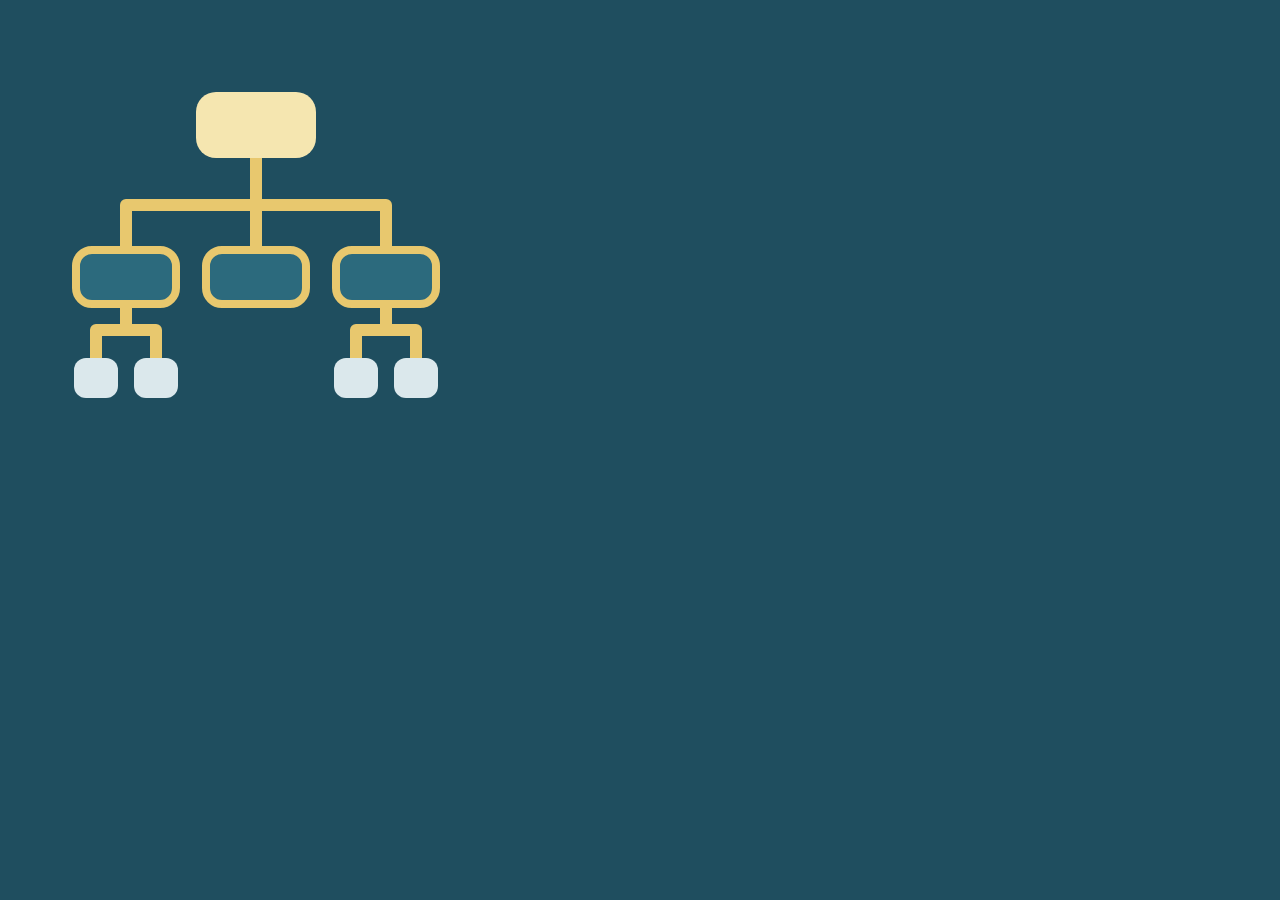
<file: source/icon.html>
<!doctype html><html><head><meta charset="utf-8"><style>html,body{margin:0;width:512px;height:512px;background:#1f4e5f}</style></head><body>
<svg width="512" height="512" viewBox="0 0 512 512">
 <rect width="512" height="512" fill="#1f4e5f"/>
 <g stroke="#e8c86e" stroke-width="12" fill="none" stroke-linecap="round">
  <path d="M256 150 V205 M126 205 H386 M126 205 V250 M256 205 V250 M386 205 V250"/>
  <path d="M126 300 V330 M96 330 H156 M96 330 V360 M156 330 V360"/>
  <path d="M386 300 V330 M356 330 H416 M356 330 V360 M416 330 V360"/>
 </g>
 <rect x="196" y="92" width="120" height="66" rx="20" fill="#f5e6b0"/>
 <g fill="#2c6a7d" stroke="#e8c86e" stroke-width="8">
  <rect x="76" y="250" width="100" height="54" rx="16"/><rect x="206" y="250" width="100" height="54" rx="16"/><rect x="336" y="250" width="100" height="54" rx="16"/>
 </g>
 <g fill="#dbe8ec"><rect x="74" y="358" width="44" height="40" rx="12"/><rect x="134" y="358" width="44" height="40" rx="12"/>
  <rect x="334" y="358" width="44" height="40" rx="12"/><rect x="394" y="358" width="44" height="40" rx="12"/></g>
</svg></body></html>
</file>
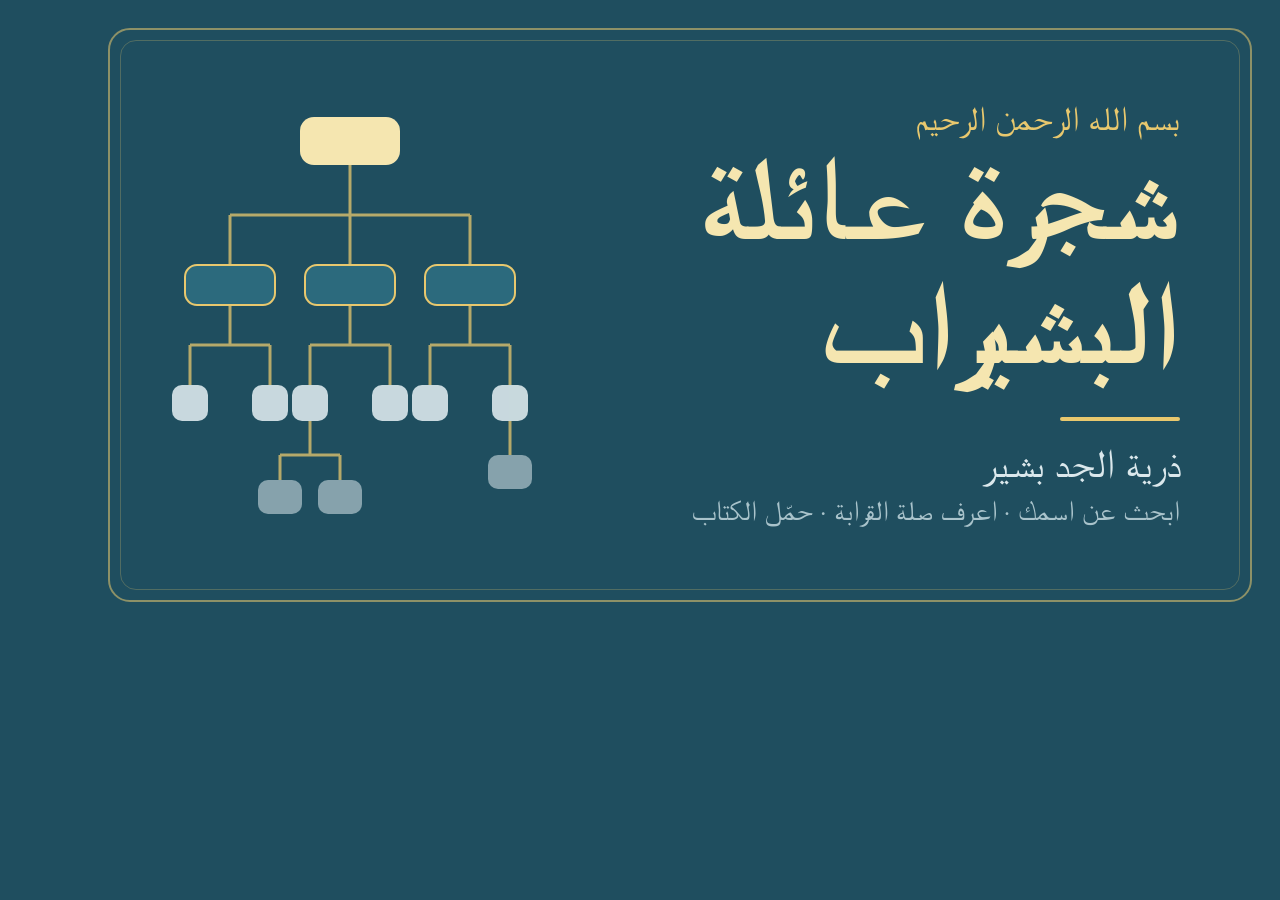
<file: source/og.html>
<!doctype html><html dir="rtl" lang="ar"><head><meta charset="utf-8"><style>
html,body{margin:0;width:1200px;height:630px;overflow:hidden}
body{background:#1f4e5f;font-family:"FreeSerif",serif;color:#fff;position:relative}
.frame{position:absolute;inset:28px;border:2px solid rgba(232,200,110,.55);border-radius:22px}
.frame:after{content:"";position:absolute;inset:10px;border:1px solid rgba(232,200,110,.25);border-radius:16px}
.txt{position:absolute;right:100px;top:0;bottom:0;display:flex;flex-direction:column;justify-content:center;width:600px}
.small{font-size:34px;color:#e8c86e;margin:0 0 4px}
h1{font-size:118px;line-height:1.05;margin:0;color:#f5e6b0;font-weight:700}
.sub{font-size:40px;color:#dbe8ec;margin-top:22px}
.sub2{font-size:28px;color:#a9c3cb;margin-top:10px}
.line{width:120px;height:4px;background:#e8c86e;border-radius:2px;margin:26px 0 0}
svg{position:absolute;left:80px;top:95px}
</style></head><body><div class="frame"></div>
<svg width="380" height="440" viewBox="0 0 380 440">
 <g stroke="#e8c86e" stroke-width="3" fill="none" opacity=".75">
  <path d="M190 70 V120 M70 120 H310 M70 120 V170 M190 120 V170 M310 120 V170"/>
  <path d="M70 210 V250 M30 250 H110 M30 250 V290 M110 250 V290"/>
  <path d="M190 210 V250 M150 250 H230 M150 250 V290 M230 250 V290"/>
  <path d="M310 210 V250 M270 250 H350 M270 250 V290 M350 250 V290"/>
  <path d="M150 326 V360 M120 360 H180 M120 360 V385 M180 360 V385"/>
  <path d="M350 326 V360"/>
 </g>
 <rect x="140" y="22" width="100" height="48" rx="14" fill="#f5e6b0"/>
 <g fill="#2c6a7d" stroke="#e8c86e" stroke-width="2">
  <rect x="25" y="170" width="90" height="40" rx="12"/><rect x="145" y="170" width="90" height="40" rx="12"/><rect x="265" y="170" width="90" height="40" rx="12"/>
 </g>
 <g fill="#dbe8ec" opacity=".9">
  <rect x="12" y="290" width="36" height="36" rx="10"/><rect x="92" y="290" width="36" height="36" rx="10"/>
  <rect x="132" y="290" width="36" height="36" rx="10"/><rect x="212" y="290" width="36" height="36" rx="10"/>
  <rect x="252" y="290" width="36" height="36" rx="10"/><rect x="332" y="290" width="36" height="36" rx="10"/>
 </g>
 <g fill="#dbe8ec" opacity=".55">
  <rect x="98" y="385" width="44" height="34" rx="10"/><rect x="158" y="385" width="44" height="34" rx="10"/><rect x="328" y="360" width="44" height="34" rx="10"/>
 </g>
</svg>
<div class="txt"><div class="small">بسم الله الرحمن الرحيم</div><h1>شجرة عائلة<br>البشيراب</h1>
<div class="line"></div><div class="sub">ذرية الجد بشير</div><div class="sub2">ابحث عن اسمك · اعرف صلة القرابة · حمّل الكتاب</div></div>
</body></html>
</file>
